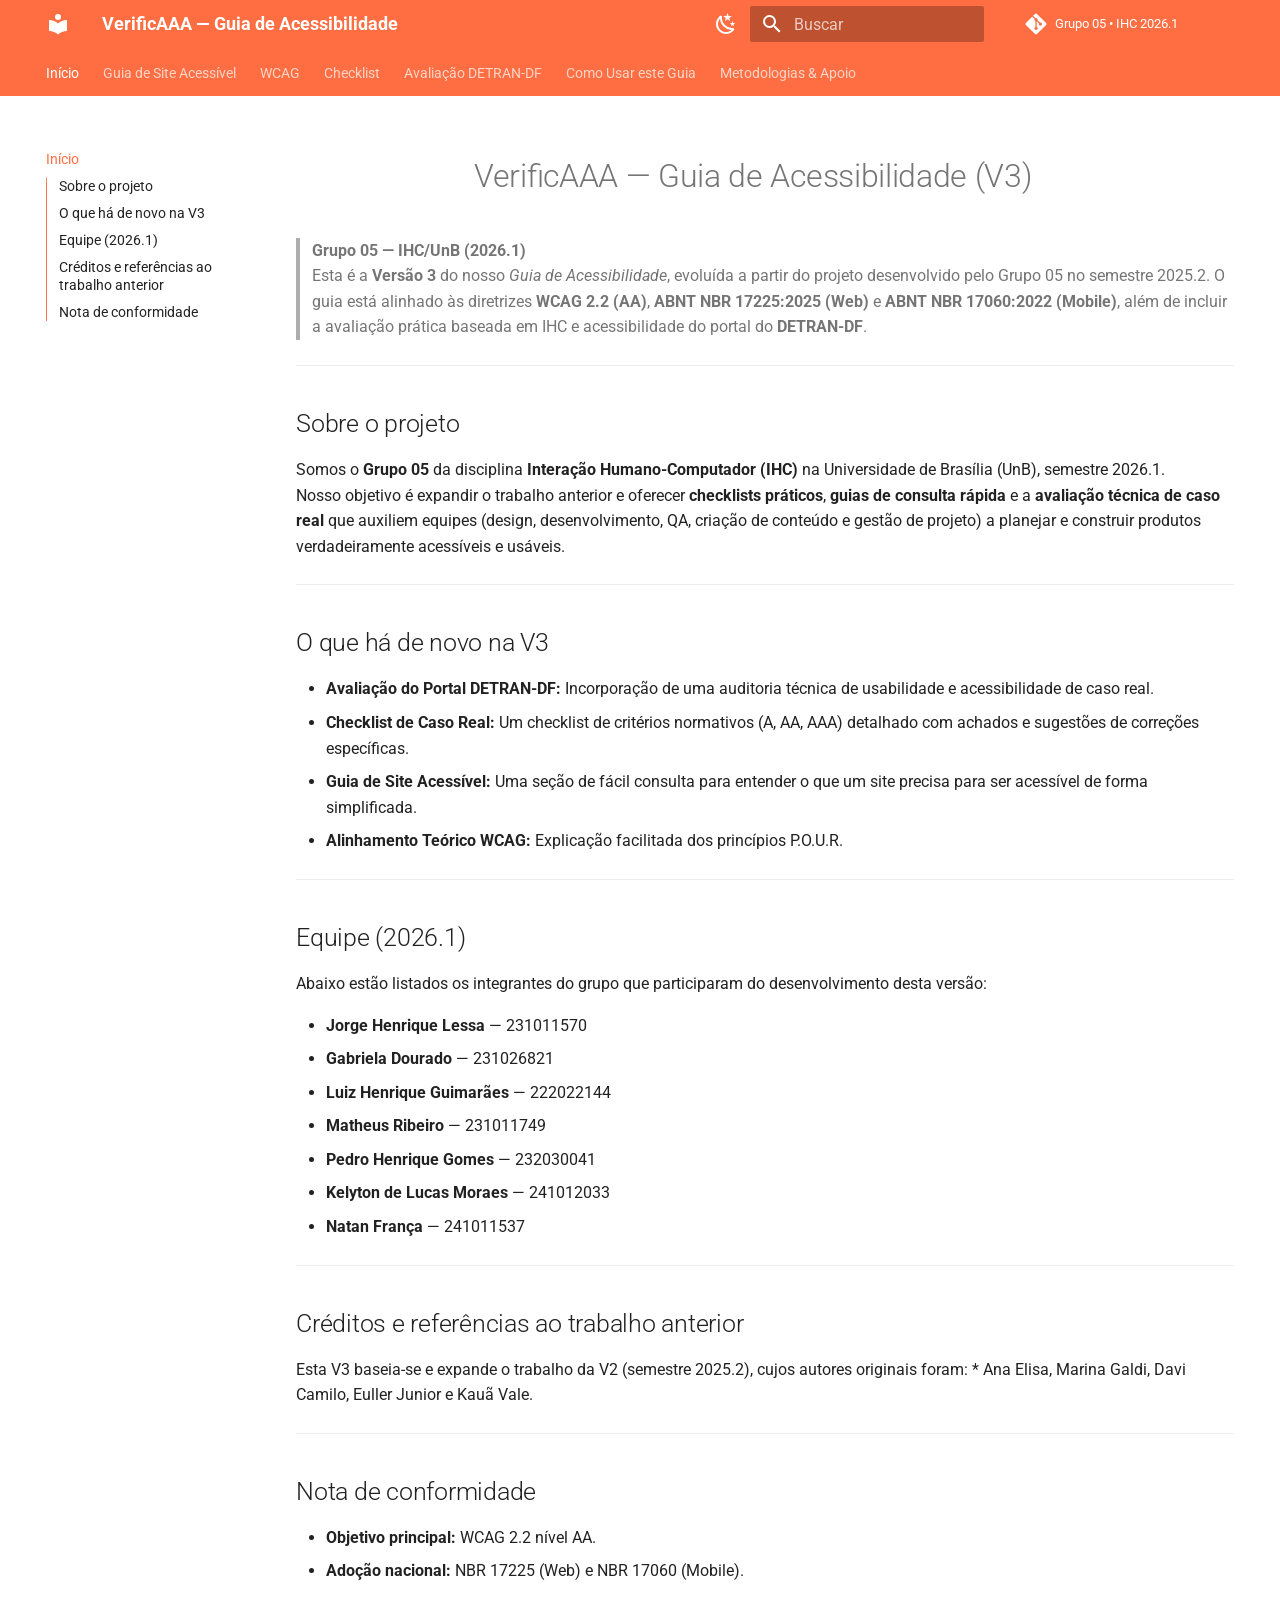
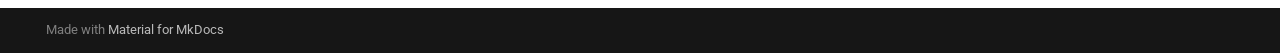
<file: index.html>
<!doctype html>
<html lang="pt" class="no-js">
  <head>
    
      <meta charset="utf-8">
      <meta name="viewport" content="width=device-width,initial-scale=1">
      
        <meta name="description" content="Guia prático alinhado à WCAG 2.2, ABNT NBR 17225/17060 e Gov.br">
      
      
      
        <link rel="canonical" href="https://unb-ihc.github.io/IHC_2026.1_Grupo05/">
      
      
      
        <link rel="next" href="guia/site_acessivel/">
      
      
        
      
      
      <link rel="icon" href="assets/images/favicon.png">
      <meta name="generator" content="mkdocs-1.6.1, mkdocs-material-9.7.6">
    
    
      
        <title>VerificAAA — Guia de Acessibilidade</title>
      
    
    
      <link rel="stylesheet" href="assets/stylesheets/main.484c7ddc.min.css">
      
        
        <link rel="stylesheet" href="assets/stylesheets/palette.ab4e12ef.min.css">
      
      


    
    
      
    
    
      
        
        
        <link rel="preconnect" href="https://fonts.gstatic.com" crossorigin>
        <link rel="stylesheet" href="https://fonts.googleapis.com/css?family=Roboto:300,300i,400,400i,700,700i%7CRoboto+Mono:400,400i,700,700i&display=fallback">
        <style>:root{--md-text-font:"Roboto";--md-code-font:"Roboto Mono"}</style>
      
    
    
      <link rel="stylesheet" href="stylesheets/extra.css">
    
    <script>__md_scope=new URL(".",location),__md_hash=e=>[...e].reduce(((e,_)=>(e<<5)-e+_.charCodeAt(0)),0),__md_get=(e,_=localStorage,t=__md_scope)=>JSON.parse(_.getItem(t.pathname+"."+e)),__md_set=(e,_,t=localStorage,a=__md_scope)=>{try{t.setItem(a.pathname+"."+e,JSON.stringify(_))}catch(e){}}</script>
    
      

    
    
  </head>
  
  
    
    
      
    
    
    
    
    <body dir="ltr" data-md-color-scheme="default" data-md-color-primary="deep-orange" data-md-color-accent="amber">
  
    
    <input class="md-toggle" data-md-toggle="drawer" type="checkbox" id="__drawer" autocomplete="off">
    <input class="md-toggle" data-md-toggle="search" type="checkbox" id="__search" autocomplete="off">
    <label class="md-overlay" for="__drawer"></label>
    <div data-md-component="skip">
      
        
        <a href="#verificaaa-guia-de-acessibilidade-v3" class="md-skip">
          Pular para conteúdo
        </a>
      
    </div>
    <div data-md-component="announce">
      
    </div>
    
    
      

<header class="md-header" data-md-component="header">
  <nav class="md-header__inner md-grid" aria-label="Cabeçalho">
    <a href="." title="VerificAAA — Guia de Acessibilidade" class="md-header__button md-logo" aria-label="VerificAAA — Guia de Acessibilidade" data-md-component="logo">
      
  
  <svg xmlns="http://www.w3.org/2000/svg" viewBox="0 0 24 24"><path d="M12 8a3 3 0 0 0 3-3 3 3 0 0 0-3-3 3 3 0 0 0-3 3 3 3 0 0 0 3 3m0 3.54C9.64 9.35 6.5 8 3 8v11c3.5 0 6.64 1.35 9 3.54 2.36-2.19 5.5-3.54 9-3.54V8c-3.5 0-6.64 1.35-9 3.54"/></svg>

    </a>
    <label class="md-header__button md-icon" for="__drawer">
      
      <svg xmlns="http://www.w3.org/2000/svg" viewBox="0 0 24 24"><path d="M3 6h18v2H3zm0 5h18v2H3zm0 5h18v2H3z"/></svg>
    </label>
    <div class="md-header__title" data-md-component="header-title">
      <div class="md-header__ellipsis">
        <div class="md-header__topic">
          <span class="md-ellipsis">
            VerificAAA — Guia de Acessibilidade
          </span>
        </div>
        <div class="md-header__topic" data-md-component="header-topic">
          <span class="md-ellipsis">
            
              Início
            
          </span>
        </div>
      </div>
    </div>
    
      
        <form class="md-header__option" data-md-component="palette">
  
    
    
    
    <input class="md-option" data-md-color-media="(prefers-color-scheme: light)" data-md-color-scheme="default" data-md-color-primary="deep-orange" data-md-color-accent="amber"  aria-label="Modo escuro"  type="radio" name="__palette" id="__palette_0">
    
      <label class="md-header__button md-icon" title="Modo escuro" for="__palette_1" hidden>
        <svg xmlns="http://www.w3.org/2000/svg" viewBox="0 0 24 24"><path d="m17.75 4.09-2.53 1.94.91 3.06-2.63-1.81-2.63 1.81.91-3.06-2.53-1.94L12.44 4l1.06-3 1.06 3zm3.5 6.91-1.64 1.25.59 1.98-1.7-1.17-1.7 1.17.59-1.98L15.75 11l2.06-.05L18.5 9l.69 1.95zm-2.28 4.95c.83-.08 1.72 1.1 1.19 1.85-.32.45-.66.87-1.08 1.27C15.17 23 8.84 23 4.94 19.07c-3.91-3.9-3.91-10.24 0-14.14.4-.4.82-.76 1.27-1.08.75-.53 1.93.36 1.85 1.19-.27 2.86.69 5.83 2.89 8.02a9.96 9.96 0 0 0 8.02 2.89m-1.64 2.02a12.08 12.08 0 0 1-7.8-3.47c-2.17-2.19-3.33-5-3.49-7.82-2.81 3.14-2.7 7.96.31 10.98 3.02 3.01 7.84 3.12 10.98.31"/></svg>
      </label>
    
  
    
    
    
    <input class="md-option" data-md-color-media="(prefers-color-scheme: dark)" data-md-color-scheme="slate" data-md-color-primary="deep-orange" data-md-color-accent="amber"  aria-label="Modo claro"  type="radio" name="__palette" id="__palette_1">
    
      <label class="md-header__button md-icon" title="Modo claro" for="__palette_0" hidden>
        <svg xmlns="http://www.w3.org/2000/svg" viewBox="0 0 24 24"><path d="M12 7a5 5 0 0 1 5 5 5 5 0 0 1-5 5 5 5 0 0 1-5-5 5 5 0 0 1 5-5m0 2a3 3 0 0 0-3 3 3 3 0 0 0 3 3 3 3 0 0 0 3-3 3 3 0 0 0-3-3m0-7 2.39 3.42C13.65 5.15 12.84 5 12 5s-1.65.15-2.39.42zM3.34 7l4.16-.35A7.2 7.2 0 0 0 5.94 8.5c-.44.74-.69 1.5-.83 2.29zm.02 10 1.76-3.77a7.131 7.131 0 0 0 2.38 4.14zM20.65 7l-1.77 3.79a7.02 7.02 0 0 0-2.38-4.15zm-.01 10-4.14.36c.59-.51 1.12-1.14 1.54-1.86.42-.73.69-1.5.83-2.29zM12 22l-2.41-3.44c.74.27 1.55.44 2.41.44.82 0 1.63-.17 2.37-.44z"/></svg>
      </label>
    
  
</form>
      
    
    
      <script>var palette=__md_get("__palette");if(palette&&palette.color){if("(prefers-color-scheme)"===palette.color.media){var media=matchMedia("(prefers-color-scheme: light)"),input=document.querySelector(media.matches?"[data-md-color-media='(prefers-color-scheme: light)']":"[data-md-color-media='(prefers-color-scheme: dark)']");palette.color.media=input.getAttribute("data-md-color-media"),palette.color.scheme=input.getAttribute("data-md-color-scheme"),palette.color.primary=input.getAttribute("data-md-color-primary"),palette.color.accent=input.getAttribute("data-md-color-accent")}for(var[key,value]of Object.entries(palette.color))document.body.setAttribute("data-md-color-"+key,value)}</script>
    
    
    
      
      
        <label class="md-header__button md-icon" for="__search">
          
          <svg xmlns="http://www.w3.org/2000/svg" viewBox="0 0 24 24"><path d="M9.5 3A6.5 6.5 0 0 1 16 9.5c0 1.61-.59 3.09-1.56 4.23l.27.27h.79l5 5-1.5 1.5-5-5v-.79l-.27-.27A6.52 6.52 0 0 1 9.5 16 6.5 6.5 0 0 1 3 9.5 6.5 6.5 0 0 1 9.5 3m0 2C7 5 5 7 5 9.5S7 14 9.5 14 14 12 14 9.5 12 5 9.5 5"/></svg>
        </label>
        <div class="md-search" data-md-component="search" role="dialog">
  <label class="md-search__overlay" for="__search"></label>
  <div class="md-search__inner" role="search">
    <form class="md-search__form" name="search">
      <input type="text" class="md-search__input" name="query" aria-label="Buscar" placeholder="Buscar" autocapitalize="off" autocorrect="off" autocomplete="off" spellcheck="false" data-md-component="search-query" required>
      <label class="md-search__icon md-icon" for="__search">
        
        <svg xmlns="http://www.w3.org/2000/svg" viewBox="0 0 24 24"><path d="M9.5 3A6.5 6.5 0 0 1 16 9.5c0 1.61-.59 3.09-1.56 4.23l.27.27h.79l5 5-1.5 1.5-5-5v-.79l-.27-.27A6.52 6.52 0 0 1 9.5 16 6.5 6.5 0 0 1 3 9.5 6.5 6.5 0 0 1 9.5 3m0 2C7 5 5 7 5 9.5S7 14 9.5 14 14 12 14 9.5 12 5 9.5 5"/></svg>
        
        <svg xmlns="http://www.w3.org/2000/svg" viewBox="0 0 24 24"><path d="M20 11v2H8l5.5 5.5-1.42 1.42L4.16 12l7.92-7.92L13.5 5.5 8 11z"/></svg>
      </label>
      <nav class="md-search__options" aria-label="Pesquisar">
        
        <button type="reset" class="md-search__icon md-icon" title="Limpar" aria-label="Limpar" tabindex="-1">
          
          <svg xmlns="http://www.w3.org/2000/svg" viewBox="0 0 24 24"><path d="M19 6.41 17.59 5 12 10.59 6.41 5 5 6.41 10.59 12 5 17.59 6.41 19 12 13.41 17.59 19 19 17.59 13.41 12z"/></svg>
        </button>
      </nav>
      
        <div class="md-search__suggest" data-md-component="search-suggest"></div>
      
    </form>
    <div class="md-search__output">
      <div class="md-search__scrollwrap" tabindex="0" data-md-scrollfix>
        <div class="md-search-result" data-md-component="search-result">
          <div class="md-search-result__meta">
            Inicializando busca
          </div>
          <ol class="md-search-result__list" role="presentation"></ol>
        </div>
      </div>
    </div>
  </div>
</div>
      
    
    
      <div class="md-header__source">
        <a href="https://github.com/UnB-IHC/IHC_2026.1_Grupo05" title="Ir para repositório" class="md-source" data-md-component="source">
  <div class="md-source__icon md-icon">
    
    <svg xmlns="http://www.w3.org/2000/svg" viewBox="0 0 448 512"><!--! Font Awesome Free 7.1.0 by @fontawesome - https://fontawesome.com License - https://fontawesome.com/license/free (Icons: CC BY 4.0, Fonts: SIL OFL 1.1, Code: MIT License) Copyright 2025 Fonticons, Inc.--><path d="M439.6 236.1 244 40.5c-5.4-5.5-12.8-8.5-20.4-8.5s-15 3-20.4 8.4L162.5 81l51.5 51.5c27.1-9.1 52.7 16.8 43.4 43.7l49.7 49.7c34.2-11.8 61.2 31 35.5 56.7-26.5 26.5-70.2-2.9-56-37.3L240.3 199v121.9c25.3 12.5 22.3 41.8 9.1 55-6.4 6.4-15.2 10.1-24.3 10.1s-17.8-3.6-24.3-10.1c-17.6-17.6-11.1-46.9 11.2-56v-123c-20.8-8.5-24.6-30.7-18.6-45L142.6 101 8.5 235.1C3 240.6 0 247.9 0 255.5s3 15 8.5 20.4l195.6 195.7c5.4 5.4 12.7 8.4 20.4 8.4s15-3 20.4-8.4l194.7-194.7c5.4-5.4 8.4-12.8 8.4-20.4s-3-15-8.4-20.4"/></svg>
  </div>
  <div class="md-source__repository">
    Grupo 05 • IHC 2026.1
  </div>
</a>
      </div>
    
  </nav>
  
</header>
    
    <div class="md-container" data-md-component="container">
      
      
        
          
            
<nav class="md-tabs" aria-label="Abas" data-md-component="tabs">
  <div class="md-grid">
    <ul class="md-tabs__list">
      
        
  
  
  
    
  
  
    <li class="md-tabs__item md-tabs__item--active">
      <a href="." class="md-tabs__link">
        
  
  
    
  
  Início

      </a>
    </li>
  

      
        
  
  
  
  
    <li class="md-tabs__item">
      <a href="guia/site_acessivel/" class="md-tabs__link">
        
  
  
    
  
  Guia de Site Acessível

      </a>
    </li>
  

      
        
  
  
  
  
    <li class="md-tabs__item">
      <a href="wcag/" class="md-tabs__link">
        
  
  
    
  
  WCAG

      </a>
    </li>
  

      
        
  
  
  
  
    
    
      <li class="md-tabs__item">
        <a href="design/design/" class="md-tabs__link">
          
  
  
  Checklist

        </a>
      </li>
    
  

      
        
  
  
  
  
    
    
      <li class="md-tabs__item">
        <a href="avaliacao/introducao/" class="md-tabs__link">
          
  
  
  Avaliação DETRAN-DF

        </a>
      </li>
    
  

      
        
  
  
  
  
    <li class="md-tabs__item">
      <a href="comUsar/comoUsar.md" class="md-tabs__link">
        
  
  
    
  
  Como Usar este Guia

      </a>
    </li>
  

      
        
  
  
  
  
    
    
      <li class="md-tabs__item">
        <a href="tools/ferramentas/" class="md-tabs__link">
          
  
  
  Metodologias & Apoio

        </a>
      </li>
    
  

      
    </ul>
  </div>
</nav>
          
        
      
      <main class="md-main" data-md-component="main">
        <div class="md-main__inner md-grid">
          
            
              
              <div class="md-sidebar md-sidebar--primary" data-md-component="sidebar" data-md-type="navigation" >
                <div class="md-sidebar__scrollwrap">
                  <div class="md-sidebar__inner">
                    


  


  

<nav class="md-nav md-nav--primary md-nav--lifted md-nav--integrated" aria-label="Navegação" data-md-level="0">
  <label class="md-nav__title" for="__drawer">
    <a href="." title="VerificAAA — Guia de Acessibilidade" class="md-nav__button md-logo" aria-label="VerificAAA — Guia de Acessibilidade" data-md-component="logo">
      
  
  <svg xmlns="http://www.w3.org/2000/svg" viewBox="0 0 24 24"><path d="M12 8a3 3 0 0 0 3-3 3 3 0 0 0-3-3 3 3 0 0 0-3 3 3 3 0 0 0 3 3m0 3.54C9.64 9.35 6.5 8 3 8v11c3.5 0 6.64 1.35 9 3.54 2.36-2.19 5.5-3.54 9-3.54V8c-3.5 0-6.64 1.35-9 3.54"/></svg>

    </a>
    VerificAAA — Guia de Acessibilidade
  </label>
  
    <div class="md-nav__source">
      <a href="https://github.com/UnB-IHC/IHC_2026.1_Grupo05" title="Ir para repositório" class="md-source" data-md-component="source">
  <div class="md-source__icon md-icon">
    
    <svg xmlns="http://www.w3.org/2000/svg" viewBox="0 0 448 512"><!--! Font Awesome Free 7.1.0 by @fontawesome - https://fontawesome.com License - https://fontawesome.com/license/free (Icons: CC BY 4.0, Fonts: SIL OFL 1.1, Code: MIT License) Copyright 2025 Fonticons, Inc.--><path d="M439.6 236.1 244 40.5c-5.4-5.5-12.8-8.5-20.4-8.5s-15 3-20.4 8.4L162.5 81l51.5 51.5c27.1-9.1 52.7 16.8 43.4 43.7l49.7 49.7c34.2-11.8 61.2 31 35.5 56.7-26.5 26.5-70.2-2.9-56-37.3L240.3 199v121.9c25.3 12.5 22.3 41.8 9.1 55-6.4 6.4-15.2 10.1-24.3 10.1s-17.8-3.6-24.3-10.1c-17.6-17.6-11.1-46.9 11.2-56v-123c-20.8-8.5-24.6-30.7-18.6-45L142.6 101 8.5 235.1C3 240.6 0 247.9 0 255.5s3 15 8.5 20.4l195.6 195.7c5.4 5.4 12.7 8.4 20.4 8.4s15-3 20.4-8.4l194.7-194.7c5.4-5.4 8.4-12.8 8.4-20.4s-3-15-8.4-20.4"/></svg>
  </div>
  <div class="md-source__repository">
    Grupo 05 • IHC 2026.1
  </div>
</a>
    </div>
  
  <ul class="md-nav__list" data-md-scrollfix>
    
      
      
  
  
    
  
  
  
    <li class="md-nav__item md-nav__item--active">
      
      <input class="md-nav__toggle md-toggle" type="checkbox" id="__toc">
      
      
        
      
      
        <label class="md-nav__link md-nav__link--active" for="__toc">
          
  
  
  <span class="md-ellipsis">
    
  
    Início
  

    
  </span>
  
  

          <span class="md-nav__icon md-icon"></span>
        </label>
      
      <a href="." class="md-nav__link md-nav__link--active">
        
  
  
  <span class="md-ellipsis">
    
  
    Início
  

    
  </span>
  
  

      </a>
      
        

<nav class="md-nav md-nav--secondary" aria-label="Índice">
  
  
  
    
  
  
    <label class="md-nav__title" for="__toc">
      <span class="md-nav__icon md-icon"></span>
      Índice
    </label>
    <ul class="md-nav__list" data-md-component="toc" data-md-scrollfix>
      
        <li class="md-nav__item">
  <a href="#sobre-o-projeto" class="md-nav__link">
    <span class="md-ellipsis">
      
        Sobre o projeto
      
    </span>
  </a>
  
</li>
      
        <li class="md-nav__item">
  <a href="#o-que-ha-de-novo-na-v3" class="md-nav__link">
    <span class="md-ellipsis">
      
        O que há de novo na V3
      
    </span>
  </a>
  
</li>
      
        <li class="md-nav__item">
  <a href="#equipe-20261" class="md-nav__link">
    <span class="md-ellipsis">
      
        Equipe (2026.1)
      
    </span>
  </a>
  
</li>
      
        <li class="md-nav__item">
  <a href="#creditos-e-referencias-ao-trabalho-anterior" class="md-nav__link">
    <span class="md-ellipsis">
      
        Créditos e referências ao trabalho anterior
      
    </span>
  </a>
  
</li>
      
        <li class="md-nav__item">
  <a href="#nota-de-conformidade" class="md-nav__link">
    <span class="md-ellipsis">
      
        Nota de conformidade
      
    </span>
  </a>
  
</li>
      
    </ul>
  
</nav>
      
    </li>
  

    
      
      
  
  
  
  
    <li class="md-nav__item">
      <a href="guia/site_acessivel/" class="md-nav__link">
        
  
  
  <span class="md-ellipsis">
    
  
    Guia de Site Acessível
  

    
  </span>
  
  

      </a>
    </li>
  

    
      
      
  
  
  
  
    <li class="md-nav__item">
      <a href="wcag/" class="md-nav__link">
        
  
  
  <span class="md-ellipsis">
    
  
    WCAG
  

    
  </span>
  
  

      </a>
    </li>
  

    
      
      
  
  
  
  
    
    
    
    
      
      
        
      
    
    
    <li class="md-nav__item md-nav__item--nested">
      
        
        
        <input class="md-nav__toggle md-toggle " type="checkbox" id="__nav_4" >
        
          
          <label class="md-nav__link" for="__nav_4" id="__nav_4_label" tabindex="0">
            
  
  
  <span class="md-ellipsis">
    
  
    Checklist
  

    
  </span>
  
  

            <span class="md-nav__icon md-icon"></span>
          </label>
        
        <nav class="md-nav" data-md-level="1" aria-labelledby="__nav_4_label" aria-expanded="false">
          <label class="md-nav__title" for="__nav_4">
            <span class="md-nav__icon md-icon"></span>
            
  
    Checklist
  

          </label>
          <ul class="md-nav__list" data-md-scrollfix>
            
              
                
  
  
  
  
    <li class="md-nav__item">
      <a href="design/design/" class="md-nav__link">
        
  
  
  <span class="md-ellipsis">
    
  
    Design
  

    
  </span>
  
  

      </a>
    </li>
  

              
            
              
                
  
  
  
  
    <li class="md-nav__item">
      <a href="devWeb/non_text_content/" class="md-nav__link">
        
  
  
  <span class="md-ellipsis">
    
  
    Desenvolvimento Web
  

    
  </span>
  
  

      </a>
    </li>
  

              
            
              
                
  
  
  
  
    <li class="md-nav__item">
      <a href="geracaoConteudo/conteudo/" class="md-nav__link">
        
  
  
  <span class="md-ellipsis">
    
  
    Produção de Conteúdo
  

    
  </span>
  
  

      </a>
    </li>
  

              
            
          </ul>
        </nav>
      
    </li>
  

    
      
      
  
  
  
  
    
    
    
    
      
      
        
      
    
    
    <li class="md-nav__item md-nav__item--nested">
      
        
        
        <input class="md-nav__toggle md-toggle " type="checkbox" id="__nav_5" >
        
          
          <label class="md-nav__link" for="__nav_5" id="__nav_5_label" tabindex="0">
            
  
  
  <span class="md-ellipsis">
    
  
    Avaliação DETRAN-DF
  

    
  </span>
  
  

            <span class="md-nav__icon md-icon"></span>
          </label>
        
        <nav class="md-nav" data-md-level="1" aria-labelledby="__nav_5_label" aria-expanded="false">
          <label class="md-nav__title" for="__nav_5">
            <span class="md-nav__icon md-icon"></span>
            
  
    Avaliação DETRAN-DF
  

          </label>
          <ul class="md-nav__list" data-md-scrollfix>
            
              
                
  
  
  
  
    <li class="md-nav__item">
      <a href="avaliacao/introducao/" class="md-nav__link">
        
  
  
  <span class="md-ellipsis">
    
  
    Introdução
  

    
  </span>
  
  

      </a>
    </li>
  

              
            
              
                
  
  
  
  
    <li class="md-nav__item">
      <a href="avaliacao/exemplos_praticos/" class="md-nav__link">
        
  
  
  <span class="md-ellipsis">
    
  
    Exemplos Práticos
  

    
  </span>
  
  

      </a>
    </li>
  

              
            
              
                
  
  
  
  
    <li class="md-nav__item">
      <a href="avaliacao/checklist/" class="md-nav__link">
        
  
  
  <span class="md-ellipsis">
    
  
    Checklist Completo
  

    
  </span>
  
  

      </a>
    </li>
  

              
            
          </ul>
        </nav>
      
    </li>
  

    
      
      
  
  
  
  
    <li class="md-nav__item">
      <a href="comUsar/comoUsar.md" class="md-nav__link">
        
  
  
  <span class="md-ellipsis">
    
  
    Como Usar este Guia
  

    
  </span>
  
  

      </a>
    </li>
  

    
      
      
  
  
  
  
    
    
    
    
      
      
        
      
    
    
    <li class="md-nav__item md-nav__item--nested">
      
        
        
        <input class="md-nav__toggle md-toggle " type="checkbox" id="__nav_7" >
        
          
          <label class="md-nav__link" for="__nav_7" id="__nav_7_label" tabindex="0">
            
  
  
  <span class="md-ellipsis">
    
  
    Metodologias & Apoio
  

    
  </span>
  
  

            <span class="md-nav__icon md-icon"></span>
          </label>
        
        <nav class="md-nav" data-md-level="1" aria-labelledby="__nav_7_label" aria-expanded="false">
          <label class="md-nav__title" for="__nav_7">
            <span class="md-nav__icon md-icon"></span>
            
  
    Metodologias & Apoio
  

          </label>
          <ul class="md-nav__list" data-md-scrollfix>
            
              
                
  
  
  
  
    <li class="md-nav__item">
      <a href="tools/ferramentas/" class="md-nav__link">
        
  
  
  <span class="md-ellipsis">
    
  
    Ferramentas de Apoio
  

    
  </span>
  
  

      </a>
    </li>
  

              
            
              
                
  
  
  
  
    <li class="md-nav__item">
      <a href="metodo/heuristicas/" class="md-nav__link">
        
  
  
  <span class="md-ellipsis">
    
  
    Heurísticas de Nielsen
  

    
  </span>
  
  

      </a>
    </li>
  

              
            
              
                
  
  
  
  
    <li class="md-nav__item">
      <a href="gestaoProjeto/gestaoProjeto/" class="md-nav__link">
        
  
  
  <span class="md-ellipsis">
    
  
    Gestão do Projeto
  

    
  </span>
  
  

      </a>
    </li>
  

              
            
          </ul>
        </nav>
      
    </li>
  

    
  </ul>
</nav>
                  </div>
                </div>
              </div>
            
            
          
          
            <div class="md-content" data-md-component="content">
              
              <article class="md-content__inner md-typeset">
                
                  



<h1 id="verificaaa-guia-de-acessibilidade-v3">VerificAAA — Guia de Acessibilidade (V3)<a class="headerlink" href="#verificaaa-guia-de-acessibilidade-v3" title="Permanent link">&para;</a></h1>
<blockquote>
<p><strong>Grupo 05 — IHC/UnB (2026.1)</strong><br />
Esta é a <strong>Versão 3</strong> do nosso <em>Guia de Acessibilidade</em>, evoluída a partir do projeto desenvolvido pelo Grupo 05 no semestre 2025.2. O guia está alinhado às diretrizes <strong>WCAG 2.2 (AA)</strong>, <strong>ABNT NBR 17225:2025 (Web)</strong> e <strong>ABNT NBR 17060:2022 (Mobile)</strong>, além de incluir a avaliação prática baseada em IHC e acessibilidade do portal do <strong>DETRAN-DF</strong>.</p>
</blockquote>
<hr />
<h2 id="sobre-o-projeto">Sobre o projeto<a class="headerlink" href="#sobre-o-projeto" title="Permanent link">&para;</a></h2>
<p>Somos o <strong>Grupo 05</strong> da disciplina <strong>Interação Humano-Computador (IHC)</strong> na Universidade de Brasília (UnB), semestre 2026.1.<br />
Nosso objetivo é expandir o trabalho anterior e oferecer <strong>checklists práticos</strong>, <strong>guias de consulta rápida</strong> e a <strong>avaliação técnica de caso real</strong> que auxiliem equipes (design, desenvolvimento, QA, criação de conteúdo e gestão de projeto) a planejar e construir produtos verdadeiramente acessíveis e usáveis.</p>
<hr />
<h2 id="o-que-ha-de-novo-na-v3">O que há de novo na V3<a class="headerlink" href="#o-que-ha-de-novo-na-v3" title="Permanent link">&para;</a></h2>
<ul>
<li><strong>Avaliação do Portal DETRAN-DF:</strong> Incorporação de uma auditoria técnica de usabilidade e acessibilidade de caso real.</li>
<li><strong>Checklist de Caso Real:</strong> Um checklist de critérios normativos (A, AA, AAA) detalhado com achados e sugestões de correções específicas.</li>
<li><strong>Guia de Site Acessível:</strong> Uma seção de fácil consulta para entender o que um site precisa para ser acessível de forma simplificada.</li>
<li><strong>Alinhamento Teórico WCAG:</strong> Explicação facilitada dos princípios P.O.U.R.</li>
</ul>
<hr />
<h2 id="equipe-20261">Equipe (2026.1)<a class="headerlink" href="#equipe-20261" title="Permanent link">&para;</a></h2>
<p>Abaixo estão listados os integrantes do grupo que participaram do desenvolvimento desta versão:</p>
<ul>
<li><strong>Jorge Henrique Lessa</strong> — 231011570</li>
<li><strong>Gabriela Dourado</strong> — 231026821</li>
<li><strong>Luiz Henrique Guimarães</strong> — 222022144</li>
<li><strong>Matheus Ribeiro</strong> — 231011749</li>
<li><strong>Pedro Henrique Gomes</strong> — 232030041</li>
<li><strong>Kelyton de Lucas Moraes</strong> — 241012033</li>
<li><strong>Natan França</strong> — 241011537</li>
</ul>
<hr />
<h2 id="creditos-e-referencias-ao-trabalho-anterior">Créditos e referências ao trabalho anterior<a class="headerlink" href="#creditos-e-referencias-ao-trabalho-anterior" title="Permanent link">&para;</a></h2>
<p>Esta V3 baseia-se e expande o trabalho da V2 (semestre 2025.2), cujos autores originais foram:
*   Ana Elisa, Marina Galdi, Davi Camilo, Euller Junior e Kauã Vale.</p>
<hr />
<h2 id="nota-de-conformidade">Nota de conformidade<a class="headerlink" href="#nota-de-conformidade" title="Permanent link">&para;</a></h2>
<ul>
<li><strong>Objetivo principal:</strong> WCAG 2.2 nível AA.</li>
<li><strong>Adoção nacional:</strong> NBR 17225 (Web) e NBR 17060 (Mobile).</li>
</ul>












                
              </article>
            </div>
          
          
<script>var target=document.getElementById(location.hash.slice(1));target&&target.name&&(target.checked=target.name.startsWith("__tabbed_"))</script>
        </div>
        
          <button type="button" class="md-top md-icon" data-md-component="top" hidden>
  
  <svg xmlns="http://www.w3.org/2000/svg" viewBox="0 0 24 24"><path d="M13 20h-2V8l-5.5 5.5-1.42-1.42L12 4.16l7.92 7.92-1.42 1.42L13 8z"/></svg>
  Voltar para o topo
</button>
        
      </main>
      
        <footer class="md-footer">
  
  <div class="md-footer-meta md-typeset">
    <div class="md-footer-meta__inner md-grid">
      <div class="md-copyright">
  
  
    Made with
    <a href="https://squidfunk.github.io/mkdocs-material/" target="_blank" rel="noopener">
      Material for MkDocs
    </a>
  
</div>
      
    </div>
  </div>
</footer>
      
    </div>
    <div class="md-dialog" data-md-component="dialog">
      <div class="md-dialog__inner md-typeset"></div>
    </div>
    
    
    
      
      
      <script id="__config" type="application/json">{"annotate": null, "base": ".", "features": ["navigation.tabs", "navigation.top", "navigation.sections", "content.code.copy", "toc.integrate", "search.highlight", "search.suggest"], "search": "assets/javascripts/workers/search.2c215733.min.js", "tags": null, "translations": {"clipboard.copied": "Copiado para \u00e1rea de transfer\u00eancia", "clipboard.copy": "Copiar para \u00e1rea de transfer\u00eancia", "search.result.more.one": "mais 1 nesta p\u00e1gina", "search.result.more.other": "# mais nesta p\u00e1gina", "search.result.none": "Nenhum documento encontrado", "search.result.one": "1 documento encontrado", "search.result.other": "# documentos encontrados", "search.result.placeholder": "Digite para iniciar a busca", "search.result.term.missing": "Ausente", "select.version": "Selecione a vers\u00e3o"}, "version": null}</script>
    
    
      <script src="assets/javascripts/bundle.79ae519e.min.js"></script>
      
    
  </body>
</html>
</file>
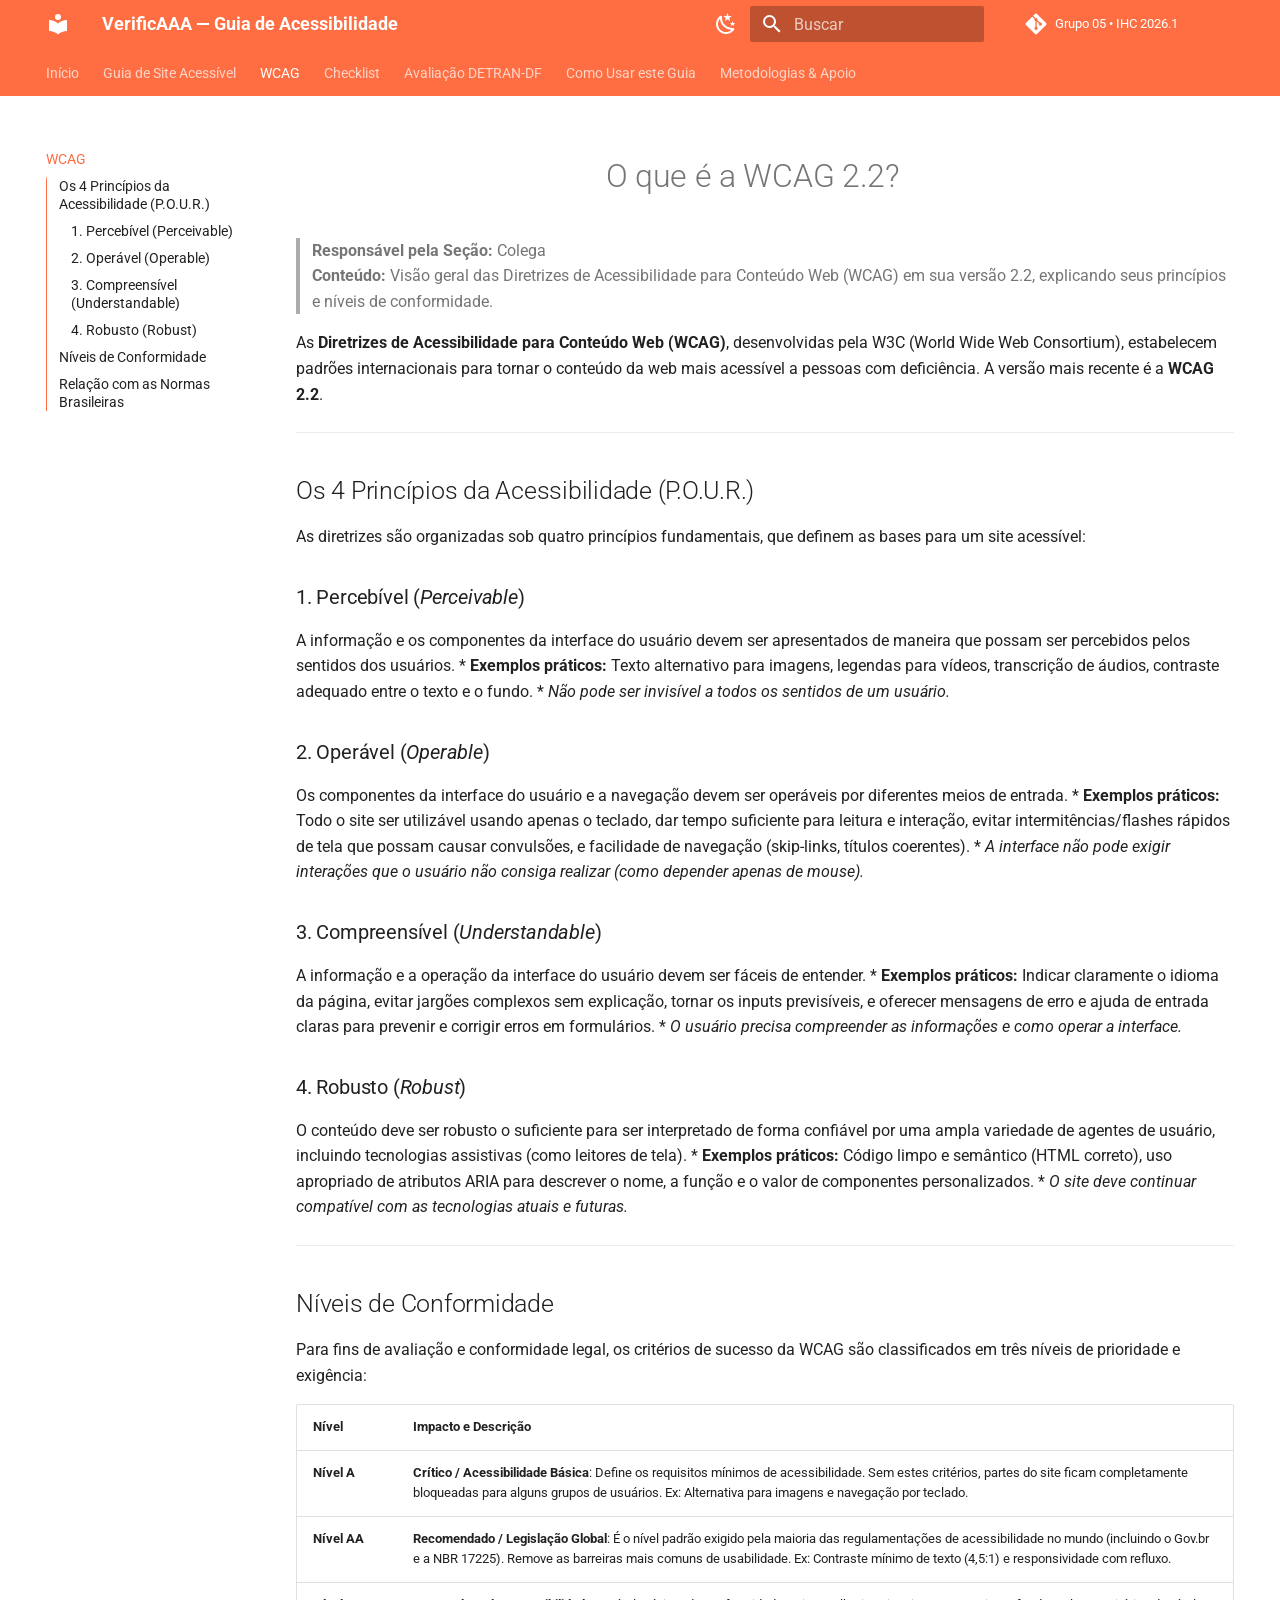
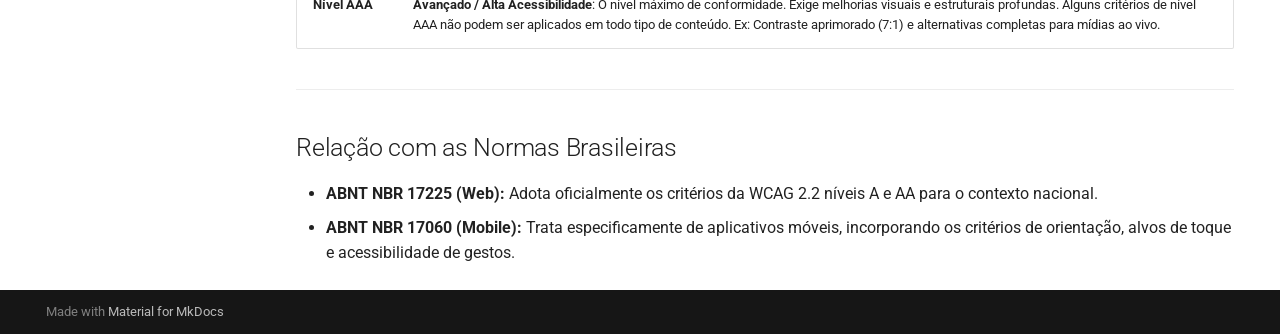
<file: wcag/index.html>
<!doctype html>
<html lang="pt" class="no-js">
  <head>
    
      <meta charset="utf-8">
      <meta name="viewport" content="width=device-width,initial-scale=1">
      
        <meta name="description" content="Guia prático alinhado à WCAG 2.2, ABNT NBR 17225/17060 e Gov.br">
      
      
      
        <link rel="canonical" href="https://unb-ihc.github.io/IHC_2026.1_Grupo05/wcag/">
      
      
        <link rel="prev" href="../guia/site_acessivel/">
      
      
        <link rel="next" href="../design/design/">
      
      
        
      
      
      <link rel="icon" href="../assets/images/favicon.png">
      <meta name="generator" content="mkdocs-1.6.1, mkdocs-material-9.7.6">
    
    
      
        <title>WCAG - VerificAAA — Guia de Acessibilidade</title>
      
    
    
      <link rel="stylesheet" href="../assets/stylesheets/main.484c7ddc.min.css">
      
        
        <link rel="stylesheet" href="../assets/stylesheets/palette.ab4e12ef.min.css">
      
      


    
    
      
    
    
      
        
        
        <link rel="preconnect" href="https://fonts.gstatic.com" crossorigin>
        <link rel="stylesheet" href="https://fonts.googleapis.com/css?family=Roboto:300,300i,400,400i,700,700i%7CRoboto+Mono:400,400i,700,700i&display=fallback">
        <style>:root{--md-text-font:"Roboto";--md-code-font:"Roboto Mono"}</style>
      
    
    
      <link rel="stylesheet" href="../stylesheets/extra.css">
    
    <script>__md_scope=new URL("..",location),__md_hash=e=>[...e].reduce(((e,_)=>(e<<5)-e+_.charCodeAt(0)),0),__md_get=(e,_=localStorage,t=__md_scope)=>JSON.parse(_.getItem(t.pathname+"."+e)),__md_set=(e,_,t=localStorage,a=__md_scope)=>{try{t.setItem(a.pathname+"."+e,JSON.stringify(_))}catch(e){}}</script>
    
      

    
    
  </head>
  
  
    
    
      
    
    
    
    
    <body dir="ltr" data-md-color-scheme="default" data-md-color-primary="deep-orange" data-md-color-accent="amber">
  
    
    <input class="md-toggle" data-md-toggle="drawer" type="checkbox" id="__drawer" autocomplete="off">
    <input class="md-toggle" data-md-toggle="search" type="checkbox" id="__search" autocomplete="off">
    <label class="md-overlay" for="__drawer"></label>
    <div data-md-component="skip">
      
        
        <a href="#o-que-e-a-wcag-22" class="md-skip">
          Pular para conteúdo
        </a>
      
    </div>
    <div data-md-component="announce">
      
    </div>
    
    
      

<header class="md-header" data-md-component="header">
  <nav class="md-header__inner md-grid" aria-label="Cabeçalho">
    <a href=".." title="VerificAAA — Guia de Acessibilidade" class="md-header__button md-logo" aria-label="VerificAAA — Guia de Acessibilidade" data-md-component="logo">
      
  
  <svg xmlns="http://www.w3.org/2000/svg" viewBox="0 0 24 24"><path d="M12 8a3 3 0 0 0 3-3 3 3 0 0 0-3-3 3 3 0 0 0-3 3 3 3 0 0 0 3 3m0 3.54C9.64 9.35 6.5 8 3 8v11c3.5 0 6.64 1.35 9 3.54 2.36-2.19 5.5-3.54 9-3.54V8c-3.5 0-6.64 1.35-9 3.54"/></svg>

    </a>
    <label class="md-header__button md-icon" for="__drawer">
      
      <svg xmlns="http://www.w3.org/2000/svg" viewBox="0 0 24 24"><path d="M3 6h18v2H3zm0 5h18v2H3zm0 5h18v2H3z"/></svg>
    </label>
    <div class="md-header__title" data-md-component="header-title">
      <div class="md-header__ellipsis">
        <div class="md-header__topic">
          <span class="md-ellipsis">
            VerificAAA — Guia de Acessibilidade
          </span>
        </div>
        <div class="md-header__topic" data-md-component="header-topic">
          <span class="md-ellipsis">
            
              WCAG
            
          </span>
        </div>
      </div>
    </div>
    
      
        <form class="md-header__option" data-md-component="palette">
  
    
    
    
    <input class="md-option" data-md-color-media="(prefers-color-scheme: light)" data-md-color-scheme="default" data-md-color-primary="deep-orange" data-md-color-accent="amber"  aria-label="Modo escuro"  type="radio" name="__palette" id="__palette_0">
    
      <label class="md-header__button md-icon" title="Modo escuro" for="__palette_1" hidden>
        <svg xmlns="http://www.w3.org/2000/svg" viewBox="0 0 24 24"><path d="m17.75 4.09-2.53 1.94.91 3.06-2.63-1.81-2.63 1.81.91-3.06-2.53-1.94L12.44 4l1.06-3 1.06 3zm3.5 6.91-1.64 1.25.59 1.98-1.7-1.17-1.7 1.17.59-1.98L15.75 11l2.06-.05L18.5 9l.69 1.95zm-2.28 4.95c.83-.08 1.72 1.1 1.19 1.85-.32.45-.66.87-1.08 1.27C15.17 23 8.84 23 4.94 19.07c-3.91-3.9-3.91-10.24 0-14.14.4-.4.82-.76 1.27-1.08.75-.53 1.93.36 1.85 1.19-.27 2.86.69 5.83 2.89 8.02a9.96 9.96 0 0 0 8.02 2.89m-1.64 2.02a12.08 12.08 0 0 1-7.8-3.47c-2.17-2.19-3.33-5-3.49-7.82-2.81 3.14-2.7 7.96.31 10.98 3.02 3.01 7.84 3.12 10.98.31"/></svg>
      </label>
    
  
    
    
    
    <input class="md-option" data-md-color-media="(prefers-color-scheme: dark)" data-md-color-scheme="slate" data-md-color-primary="deep-orange" data-md-color-accent="amber"  aria-label="Modo claro"  type="radio" name="__palette" id="__palette_1">
    
      <label class="md-header__button md-icon" title="Modo claro" for="__palette_0" hidden>
        <svg xmlns="http://www.w3.org/2000/svg" viewBox="0 0 24 24"><path d="M12 7a5 5 0 0 1 5 5 5 5 0 0 1-5 5 5 5 0 0 1-5-5 5 5 0 0 1 5-5m0 2a3 3 0 0 0-3 3 3 3 0 0 0 3 3 3 3 0 0 0 3-3 3 3 0 0 0-3-3m0-7 2.39 3.42C13.65 5.15 12.84 5 12 5s-1.65.15-2.39.42zM3.34 7l4.16-.35A7.2 7.2 0 0 0 5.94 8.5c-.44.74-.69 1.5-.83 2.29zm.02 10 1.76-3.77a7.131 7.131 0 0 0 2.38 4.14zM20.65 7l-1.77 3.79a7.02 7.02 0 0 0-2.38-4.15zm-.01 10-4.14.36c.59-.51 1.12-1.14 1.54-1.86.42-.73.69-1.5.83-2.29zM12 22l-2.41-3.44c.74.27 1.55.44 2.41.44.82 0 1.63-.17 2.37-.44z"/></svg>
      </label>
    
  
</form>
      
    
    
      <script>var palette=__md_get("__palette");if(palette&&palette.color){if("(prefers-color-scheme)"===palette.color.media){var media=matchMedia("(prefers-color-scheme: light)"),input=document.querySelector(media.matches?"[data-md-color-media='(prefers-color-scheme: light)']":"[data-md-color-media='(prefers-color-scheme: dark)']");palette.color.media=input.getAttribute("data-md-color-media"),palette.color.scheme=input.getAttribute("data-md-color-scheme"),palette.color.primary=input.getAttribute("data-md-color-primary"),palette.color.accent=input.getAttribute("data-md-color-accent")}for(var[key,value]of Object.entries(palette.color))document.body.setAttribute("data-md-color-"+key,value)}</script>
    
    
    
      
      
        <label class="md-header__button md-icon" for="__search">
          
          <svg xmlns="http://www.w3.org/2000/svg" viewBox="0 0 24 24"><path d="M9.5 3A6.5 6.5 0 0 1 16 9.5c0 1.61-.59 3.09-1.56 4.23l.27.27h.79l5 5-1.5 1.5-5-5v-.79l-.27-.27A6.52 6.52 0 0 1 9.5 16 6.5 6.5 0 0 1 3 9.5 6.5 6.5 0 0 1 9.5 3m0 2C7 5 5 7 5 9.5S7 14 9.5 14 14 12 14 9.5 12 5 9.5 5"/></svg>
        </label>
        <div class="md-search" data-md-component="search" role="dialog">
  <label class="md-search__overlay" for="__search"></label>
  <div class="md-search__inner" role="search">
    <form class="md-search__form" name="search">
      <input type="text" class="md-search__input" name="query" aria-label="Buscar" placeholder="Buscar" autocapitalize="off" autocorrect="off" autocomplete="off" spellcheck="false" data-md-component="search-query" required>
      <label class="md-search__icon md-icon" for="__search">
        
        <svg xmlns="http://www.w3.org/2000/svg" viewBox="0 0 24 24"><path d="M9.5 3A6.5 6.5 0 0 1 16 9.5c0 1.61-.59 3.09-1.56 4.23l.27.27h.79l5 5-1.5 1.5-5-5v-.79l-.27-.27A6.52 6.52 0 0 1 9.5 16 6.5 6.5 0 0 1 3 9.5 6.5 6.5 0 0 1 9.5 3m0 2C7 5 5 7 5 9.5S7 14 9.5 14 14 12 14 9.5 12 5 9.5 5"/></svg>
        
        <svg xmlns="http://www.w3.org/2000/svg" viewBox="0 0 24 24"><path d="M20 11v2H8l5.5 5.5-1.42 1.42L4.16 12l7.92-7.92L13.5 5.5 8 11z"/></svg>
      </label>
      <nav class="md-search__options" aria-label="Pesquisar">
        
        <button type="reset" class="md-search__icon md-icon" title="Limpar" aria-label="Limpar" tabindex="-1">
          
          <svg xmlns="http://www.w3.org/2000/svg" viewBox="0 0 24 24"><path d="M19 6.41 17.59 5 12 10.59 6.41 5 5 6.41 10.59 12 5 17.59 6.41 19 12 13.41 17.59 19 19 17.59 13.41 12z"/></svg>
        </button>
      </nav>
      
        <div class="md-search__suggest" data-md-component="search-suggest"></div>
      
    </form>
    <div class="md-search__output">
      <div class="md-search__scrollwrap" tabindex="0" data-md-scrollfix>
        <div class="md-search-result" data-md-component="search-result">
          <div class="md-search-result__meta">
            Inicializando busca
          </div>
          <ol class="md-search-result__list" role="presentation"></ol>
        </div>
      </div>
    </div>
  </div>
</div>
      
    
    
      <div class="md-header__source">
        <a href="https://github.com/UnB-IHC/IHC_2026.1_Grupo05" title="Ir para repositório" class="md-source" data-md-component="source">
  <div class="md-source__icon md-icon">
    
    <svg xmlns="http://www.w3.org/2000/svg" viewBox="0 0 448 512"><!--! Font Awesome Free 7.1.0 by @fontawesome - https://fontawesome.com License - https://fontawesome.com/license/free (Icons: CC BY 4.0, Fonts: SIL OFL 1.1, Code: MIT License) Copyright 2025 Fonticons, Inc.--><path d="M439.6 236.1 244 40.5c-5.4-5.5-12.8-8.5-20.4-8.5s-15 3-20.4 8.4L162.5 81l51.5 51.5c27.1-9.1 52.7 16.8 43.4 43.7l49.7 49.7c34.2-11.8 61.2 31 35.5 56.7-26.5 26.5-70.2-2.9-56-37.3L240.3 199v121.9c25.3 12.5 22.3 41.8 9.1 55-6.4 6.4-15.2 10.1-24.3 10.1s-17.8-3.6-24.3-10.1c-17.6-17.6-11.1-46.9 11.2-56v-123c-20.8-8.5-24.6-30.7-18.6-45L142.6 101 8.5 235.1C3 240.6 0 247.9 0 255.5s3 15 8.5 20.4l195.6 195.7c5.4 5.4 12.7 8.4 20.4 8.4s15-3 20.4-8.4l194.7-194.7c5.4-5.4 8.4-12.8 8.4-20.4s-3-15-8.4-20.4"/></svg>
  </div>
  <div class="md-source__repository">
    Grupo 05 • IHC 2026.1
  </div>
</a>
      </div>
    
  </nav>
  
</header>
    
    <div class="md-container" data-md-component="container">
      
      
        
          
            
<nav class="md-tabs" aria-label="Abas" data-md-component="tabs">
  <div class="md-grid">
    <ul class="md-tabs__list">
      
        
  
  
  
  
    <li class="md-tabs__item">
      <a href=".." class="md-tabs__link">
        
  
  
    
  
  Início

      </a>
    </li>
  

      
        
  
  
  
  
    <li class="md-tabs__item">
      <a href="../guia/site_acessivel/" class="md-tabs__link">
        
  
  
    
  
  Guia de Site Acessível

      </a>
    </li>
  

      
        
  
  
  
    
  
  
    <li class="md-tabs__item md-tabs__item--active">
      <a href="./" class="md-tabs__link">
        
  
  
    
  
  WCAG

      </a>
    </li>
  

      
        
  
  
  
  
    
    
      <li class="md-tabs__item">
        <a href="../design/design/" class="md-tabs__link">
          
  
  
  Checklist

        </a>
      </li>
    
  

      
        
  
  
  
  
    
    
      <li class="md-tabs__item">
        <a href="../avaliacao/introducao/" class="md-tabs__link">
          
  
  
  Avaliação DETRAN-DF

        </a>
      </li>
    
  

      
        
  
  
  
  
    <li class="md-tabs__item">
      <a href="../comUsar/comoUsar.md" class="md-tabs__link">
        
  
  
    
  
  Como Usar este Guia

      </a>
    </li>
  

      
        
  
  
  
  
    
    
      <li class="md-tabs__item">
        <a href="../tools/ferramentas/" class="md-tabs__link">
          
  
  
  Metodologias & Apoio

        </a>
      </li>
    
  

      
    </ul>
  </div>
</nav>
          
        
      
      <main class="md-main" data-md-component="main">
        <div class="md-main__inner md-grid">
          
            
              
              <div class="md-sidebar md-sidebar--primary" data-md-component="sidebar" data-md-type="navigation" >
                <div class="md-sidebar__scrollwrap">
                  <div class="md-sidebar__inner">
                    


  


  

<nav class="md-nav md-nav--primary md-nav--lifted md-nav--integrated" aria-label="Navegação" data-md-level="0">
  <label class="md-nav__title" for="__drawer">
    <a href=".." title="VerificAAA — Guia de Acessibilidade" class="md-nav__button md-logo" aria-label="VerificAAA — Guia de Acessibilidade" data-md-component="logo">
      
  
  <svg xmlns="http://www.w3.org/2000/svg" viewBox="0 0 24 24"><path d="M12 8a3 3 0 0 0 3-3 3 3 0 0 0-3-3 3 3 0 0 0-3 3 3 3 0 0 0 3 3m0 3.54C9.64 9.35 6.5 8 3 8v11c3.5 0 6.64 1.35 9 3.54 2.36-2.19 5.5-3.54 9-3.54V8c-3.5 0-6.64 1.35-9 3.54"/></svg>

    </a>
    VerificAAA — Guia de Acessibilidade
  </label>
  
    <div class="md-nav__source">
      <a href="https://github.com/UnB-IHC/IHC_2026.1_Grupo05" title="Ir para repositório" class="md-source" data-md-component="source">
  <div class="md-source__icon md-icon">
    
    <svg xmlns="http://www.w3.org/2000/svg" viewBox="0 0 448 512"><!--! Font Awesome Free 7.1.0 by @fontawesome - https://fontawesome.com License - https://fontawesome.com/license/free (Icons: CC BY 4.0, Fonts: SIL OFL 1.1, Code: MIT License) Copyright 2025 Fonticons, Inc.--><path d="M439.6 236.1 244 40.5c-5.4-5.5-12.8-8.5-20.4-8.5s-15 3-20.4 8.4L162.5 81l51.5 51.5c27.1-9.1 52.7 16.8 43.4 43.7l49.7 49.7c34.2-11.8 61.2 31 35.5 56.7-26.5 26.5-70.2-2.9-56-37.3L240.3 199v121.9c25.3 12.5 22.3 41.8 9.1 55-6.4 6.4-15.2 10.1-24.3 10.1s-17.8-3.6-24.3-10.1c-17.6-17.6-11.1-46.9 11.2-56v-123c-20.8-8.5-24.6-30.7-18.6-45L142.6 101 8.5 235.1C3 240.6 0 247.9 0 255.5s3 15 8.5 20.4l195.6 195.7c5.4 5.4 12.7 8.4 20.4 8.4s15-3 20.4-8.4l194.7-194.7c5.4-5.4 8.4-12.8 8.4-20.4s-3-15-8.4-20.4"/></svg>
  </div>
  <div class="md-source__repository">
    Grupo 05 • IHC 2026.1
  </div>
</a>
    </div>
  
  <ul class="md-nav__list" data-md-scrollfix>
    
      
      
  
  
  
  
    <li class="md-nav__item">
      <a href=".." class="md-nav__link">
        
  
  
  <span class="md-ellipsis">
    
  
    Início
  

    
  </span>
  
  

      </a>
    </li>
  

    
      
      
  
  
  
  
    <li class="md-nav__item">
      <a href="../guia/site_acessivel/" class="md-nav__link">
        
  
  
  <span class="md-ellipsis">
    
  
    Guia de Site Acessível
  

    
  </span>
  
  

      </a>
    </li>
  

    
      
      
  
  
    
  
  
  
    <li class="md-nav__item md-nav__item--active">
      
      <input class="md-nav__toggle md-toggle" type="checkbox" id="__toc">
      
      
        
      
      
        <label class="md-nav__link md-nav__link--active" for="__toc">
          
  
  
  <span class="md-ellipsis">
    
  
    WCAG
  

    
  </span>
  
  

          <span class="md-nav__icon md-icon"></span>
        </label>
      
      <a href="./" class="md-nav__link md-nav__link--active">
        
  
  
  <span class="md-ellipsis">
    
  
    WCAG
  

    
  </span>
  
  

      </a>
      
        

<nav class="md-nav md-nav--secondary" aria-label="Índice">
  
  
  
    
  
  
    <label class="md-nav__title" for="__toc">
      <span class="md-nav__icon md-icon"></span>
      Índice
    </label>
    <ul class="md-nav__list" data-md-component="toc" data-md-scrollfix>
      
        <li class="md-nav__item">
  <a href="#os-4-principios-da-acessibilidade-pour" class="md-nav__link">
    <span class="md-ellipsis">
      
        Os 4 Princípios da Acessibilidade (P.O.U.R.)
      
    </span>
  </a>
  
    <nav class="md-nav" aria-label="Os 4 Princípios da Acessibilidade (P.O.U.R.)">
      <ul class="md-nav__list">
        
          <li class="md-nav__item">
  <a href="#1-percebivel-perceivable" class="md-nav__link">
    <span class="md-ellipsis">
      
        1. Percebível (Perceivable)
      
    </span>
  </a>
  
</li>
        
          <li class="md-nav__item">
  <a href="#2-operavel-operable" class="md-nav__link">
    <span class="md-ellipsis">
      
        2. Operável (Operable)
      
    </span>
  </a>
  
</li>
        
          <li class="md-nav__item">
  <a href="#3-compreensivel-understandable" class="md-nav__link">
    <span class="md-ellipsis">
      
        3. Compreensível (Understandable)
      
    </span>
  </a>
  
</li>
        
          <li class="md-nav__item">
  <a href="#4-robusto-robust" class="md-nav__link">
    <span class="md-ellipsis">
      
        4. Robusto (Robust)
      
    </span>
  </a>
  
</li>
        
      </ul>
    </nav>
  
</li>
      
        <li class="md-nav__item">
  <a href="#niveis-de-conformidade" class="md-nav__link">
    <span class="md-ellipsis">
      
        Níveis de Conformidade
      
    </span>
  </a>
  
</li>
      
        <li class="md-nav__item">
  <a href="#relacao-com-as-normas-brasileiras" class="md-nav__link">
    <span class="md-ellipsis">
      
        Relação com as Normas Brasileiras
      
    </span>
  </a>
  
</li>
      
    </ul>
  
</nav>
      
    </li>
  

    
      
      
  
  
  
  
    
    
    
    
      
      
        
      
    
    
    <li class="md-nav__item md-nav__item--nested">
      
        
        
        <input class="md-nav__toggle md-toggle " type="checkbox" id="__nav_4" >
        
          
          <label class="md-nav__link" for="__nav_4" id="__nav_4_label" tabindex="0">
            
  
  
  <span class="md-ellipsis">
    
  
    Checklist
  

    
  </span>
  
  

            <span class="md-nav__icon md-icon"></span>
          </label>
        
        <nav class="md-nav" data-md-level="1" aria-labelledby="__nav_4_label" aria-expanded="false">
          <label class="md-nav__title" for="__nav_4">
            <span class="md-nav__icon md-icon"></span>
            
  
    Checklist
  

          </label>
          <ul class="md-nav__list" data-md-scrollfix>
            
              
                
  
  
  
  
    <li class="md-nav__item">
      <a href="../design/design/" class="md-nav__link">
        
  
  
  <span class="md-ellipsis">
    
  
    Design
  

    
  </span>
  
  

      </a>
    </li>
  

              
            
              
                
  
  
  
  
    <li class="md-nav__item">
      <a href="../devWeb/non_text_content/" class="md-nav__link">
        
  
  
  <span class="md-ellipsis">
    
  
    Desenvolvimento Web
  

    
  </span>
  
  

      </a>
    </li>
  

              
            
              
                
  
  
  
  
    <li class="md-nav__item">
      <a href="../geracaoConteudo/conteudo/" class="md-nav__link">
        
  
  
  <span class="md-ellipsis">
    
  
    Produção de Conteúdo
  

    
  </span>
  
  

      </a>
    </li>
  

              
            
          </ul>
        </nav>
      
    </li>
  

    
      
      
  
  
  
  
    
    
    
    
      
      
        
      
    
    
    <li class="md-nav__item md-nav__item--nested">
      
        
        
        <input class="md-nav__toggle md-toggle " type="checkbox" id="__nav_5" >
        
          
          <label class="md-nav__link" for="__nav_5" id="__nav_5_label" tabindex="0">
            
  
  
  <span class="md-ellipsis">
    
  
    Avaliação DETRAN-DF
  

    
  </span>
  
  

            <span class="md-nav__icon md-icon"></span>
          </label>
        
        <nav class="md-nav" data-md-level="1" aria-labelledby="__nav_5_label" aria-expanded="false">
          <label class="md-nav__title" for="__nav_5">
            <span class="md-nav__icon md-icon"></span>
            
  
    Avaliação DETRAN-DF
  

          </label>
          <ul class="md-nav__list" data-md-scrollfix>
            
              
                
  
  
  
  
    <li class="md-nav__item">
      <a href="../avaliacao/introducao/" class="md-nav__link">
        
  
  
  <span class="md-ellipsis">
    
  
    Introdução
  

    
  </span>
  
  

      </a>
    </li>
  

              
            
              
                
  
  
  
  
    <li class="md-nav__item">
      <a href="../avaliacao/exemplos_praticos/" class="md-nav__link">
        
  
  
  <span class="md-ellipsis">
    
  
    Exemplos Práticos
  

    
  </span>
  
  

      </a>
    </li>
  

              
            
              
                
  
  
  
  
    <li class="md-nav__item">
      <a href="../avaliacao/checklist/" class="md-nav__link">
        
  
  
  <span class="md-ellipsis">
    
  
    Checklist Completo
  

    
  </span>
  
  

      </a>
    </li>
  

              
            
          </ul>
        </nav>
      
    </li>
  

    
      
      
  
  
  
  
    <li class="md-nav__item">
      <a href="../comUsar/comoUsar.md" class="md-nav__link">
        
  
  
  <span class="md-ellipsis">
    
  
    Como Usar este Guia
  

    
  </span>
  
  

      </a>
    </li>
  

    
      
      
  
  
  
  
    
    
    
    
      
      
        
      
    
    
    <li class="md-nav__item md-nav__item--nested">
      
        
        
        <input class="md-nav__toggle md-toggle " type="checkbox" id="__nav_7" >
        
          
          <label class="md-nav__link" for="__nav_7" id="__nav_7_label" tabindex="0">
            
  
  
  <span class="md-ellipsis">
    
  
    Metodologias & Apoio
  

    
  </span>
  
  

            <span class="md-nav__icon md-icon"></span>
          </label>
        
        <nav class="md-nav" data-md-level="1" aria-labelledby="__nav_7_label" aria-expanded="false">
          <label class="md-nav__title" for="__nav_7">
            <span class="md-nav__icon md-icon"></span>
            
  
    Metodologias & Apoio
  

          </label>
          <ul class="md-nav__list" data-md-scrollfix>
            
              
                
  
  
  
  
    <li class="md-nav__item">
      <a href="../tools/ferramentas/" class="md-nav__link">
        
  
  
  <span class="md-ellipsis">
    
  
    Ferramentas de Apoio
  

    
  </span>
  
  

      </a>
    </li>
  

              
            
              
                
  
  
  
  
    <li class="md-nav__item">
      <a href="../metodo/heuristicas/" class="md-nav__link">
        
  
  
  <span class="md-ellipsis">
    
  
    Heurísticas de Nielsen
  

    
  </span>
  
  

      </a>
    </li>
  

              
            
              
                
  
  
  
  
    <li class="md-nav__item">
      <a href="../gestaoProjeto/gestaoProjeto/" class="md-nav__link">
        
  
  
  <span class="md-ellipsis">
    
  
    Gestão do Projeto
  

    
  </span>
  
  

      </a>
    </li>
  

              
            
          </ul>
        </nav>
      
    </li>
  

    
  </ul>
</nav>
                  </div>
                </div>
              </div>
            
            
          
          
            <div class="md-content" data-md-component="content">
              
              <article class="md-content__inner md-typeset">
                
                  



<h1 id="o-que-e-a-wcag-22">O que é a WCAG 2.2?<a class="headerlink" href="#o-que-e-a-wcag-22" title="Permanent link">&para;</a></h1>
<blockquote>
<p><strong>Responsável pela Seção:</strong> Colega<br />
<strong>Conteúdo:</strong> Visão geral das Diretrizes de Acessibilidade para Conteúdo Web (WCAG) em sua versão 2.2, explicando seus princípios e níveis de conformidade.</p>
</blockquote>
<p>As <strong>Diretrizes de Acessibilidade para Conteúdo Web (WCAG)</strong>, desenvolvidas pela W3C (World Wide Web Consortium), estabelecem padrões internacionais para tornar o conteúdo da web mais acessível a pessoas com deficiência. A versão mais recente é a <strong>WCAG 2.2</strong>.</p>
<hr />
<h2 id="os-4-principios-da-acessibilidade-pour">Os 4 Princípios da Acessibilidade (P.O.U.R.)<a class="headerlink" href="#os-4-principios-da-acessibilidade-pour" title="Permanent link">&para;</a></h2>
<p>As diretrizes são organizadas sob quatro princípios fundamentais, que definem as bases para um site acessível:</p>
<h3 id="1-percebivel-perceivable">1. Percebível (<em>Perceivable</em>)<a class="headerlink" href="#1-percebivel-perceivable" title="Permanent link">&para;</a></h3>
<p>A informação e os componentes da interface do usuário devem ser apresentados de maneira que possam ser percebidos pelos sentidos dos usuários.
*   <strong>Exemplos práticos:</strong> Texto alternativo para imagens, legendas para vídeos, transcrição de áudios, contraste adequado entre o texto e o fundo.
*   <em>Não pode ser invisível a todos os sentidos de um usuário.</em></p>
<h3 id="2-operavel-operable">2. Operável (<em>Operable</em>)<a class="headerlink" href="#2-operavel-operable" title="Permanent link">&para;</a></h3>
<p>Os componentes da interface do usuário e a navegação devem ser operáveis por diferentes meios de entrada.
*   <strong>Exemplos práticos:</strong> Todo o site ser utilizável usando apenas o teclado, dar tempo suficiente para leitura e interação, evitar intermitências/flashes rápidos de tela que possam causar convulsões, e facilidade de navegação (skip-links, títulos coerentes).
*   <em>A interface não pode exigir interações que o usuário não consiga realizar (como depender apenas de mouse).</em></p>
<h3 id="3-compreensivel-understandable">3. Compreensível (<em>Understandable</em>)<a class="headerlink" href="#3-compreensivel-understandable" title="Permanent link">&para;</a></h3>
<p>A informação e a operação da interface do usuário devem ser fáceis de entender.
*   <strong>Exemplos práticos:</strong> Indicar claramente o idioma da página, evitar jargões complexos sem explicação, tornar os inputs previsíveis, e oferecer mensagens de erro e ajuda de entrada claras para prevenir e corrigir erros em formulários.
*   <em>O usuário precisa compreender as informações e como operar a interface.</em></p>
<h3 id="4-robusto-robust">4. Robusto (<em>Robust</em>)<a class="headerlink" href="#4-robusto-robust" title="Permanent link">&para;</a></h3>
<p>O conteúdo deve ser robusto o suficiente para ser interpretado de forma confiável por uma ampla variedade de agentes de usuário, incluindo tecnologias assistivas (como leitores de tela).
*   <strong>Exemplos práticos:</strong> Código limpo e semântico (HTML correto), uso apropriado de atributos ARIA para descrever o nome, a função e o valor de componentes personalizados.
*   <em>O site deve continuar compatível com as tecnologias atuais e futuras.</em></p>
<hr />
<h2 id="niveis-de-conformidade">Níveis de Conformidade<a class="headerlink" href="#niveis-de-conformidade" title="Permanent link">&para;</a></h2>
<p>Para fins de avaliação e conformidade legal, os critérios de sucesso da WCAG são classificados em três níveis de prioridade e exigência:</p>
<table>
<thead>
<tr>
<th>Nível</th>
<th>Impacto e Descrição</th>
</tr>
</thead>
<tbody>
<tr>
<td><strong>Nível A</strong></td>
<td><strong>Crítico / Acessibilidade Básica</strong>: Define os requisitos mínimos de acessibilidade. Sem estes critérios, partes do site ficam completamente bloqueadas para alguns grupos de usuários. Ex: Alternativa para imagens e navegação por teclado.</td>
</tr>
<tr>
<td><strong>Nível AA</strong></td>
<td><strong>Recomendado / Legislação Global</strong>: É o nível padrão exigido pela maioria das regulamentações de acessibilidade no mundo (incluindo o Gov.br e a NBR 17225). Remove as barreiras mais comuns de usabilidade. Ex: Contraste mínimo de texto (4,5:1) e responsividade com refluxo.</td>
</tr>
<tr>
<td><strong>Nível AAA</strong></td>
<td><strong>Avançado / Alta Acessibilidade</strong>: O nível máximo de conformidade. Exige melhorias visuais e estruturais profundas. Alguns critérios de nível AAA não podem ser aplicados em todo tipo de conteúdo. Ex: Contraste aprimorado (7:1) e alternativas completas para mídias ao vivo.</td>
</tr>
</tbody>
</table>
<hr />
<h2 id="relacao-com-as-normas-brasileiras">Relação com as Normas Brasileiras<a class="headerlink" href="#relacao-com-as-normas-brasileiras" title="Permanent link">&para;</a></h2>
<ul>
<li><strong>ABNT NBR 17225 (Web):</strong> Adota oficialmente os critérios da WCAG 2.2 níveis A e AA para o contexto nacional.</li>
<li><strong>ABNT NBR 17060 (Mobile):</strong> Trata especificamente de aplicativos móveis, incorporando os critérios de orientação, alvos de toque e acessibilidade de gestos.</li>
</ul>












                
              </article>
            </div>
          
          
<script>var target=document.getElementById(location.hash.slice(1));target&&target.name&&(target.checked=target.name.startsWith("__tabbed_"))</script>
        </div>
        
          <button type="button" class="md-top md-icon" data-md-component="top" hidden>
  
  <svg xmlns="http://www.w3.org/2000/svg" viewBox="0 0 24 24"><path d="M13 20h-2V8l-5.5 5.5-1.42-1.42L12 4.16l7.92 7.92-1.42 1.42L13 8z"/></svg>
  Voltar para o topo
</button>
        
      </main>
      
        <footer class="md-footer">
  
  <div class="md-footer-meta md-typeset">
    <div class="md-footer-meta__inner md-grid">
      <div class="md-copyright">
  
  
    Made with
    <a href="https://squidfunk.github.io/mkdocs-material/" target="_blank" rel="noopener">
      Material for MkDocs
    </a>
  
</div>
      
    </div>
  </div>
</footer>
      
    </div>
    <div class="md-dialog" data-md-component="dialog">
      <div class="md-dialog__inner md-typeset"></div>
    </div>
    
    
    
      
      
      <script id="__config" type="application/json">{"annotate": null, "base": "..", "features": ["navigation.tabs", "navigation.top", "navigation.sections", "content.code.copy", "toc.integrate", "search.highlight", "search.suggest"], "search": "../assets/javascripts/workers/search.2c215733.min.js", "tags": null, "translations": {"clipboard.copied": "Copiado para \u00e1rea de transfer\u00eancia", "clipboard.copy": "Copiar para \u00e1rea de transfer\u00eancia", "search.result.more.one": "mais 1 nesta p\u00e1gina", "search.result.more.other": "# mais nesta p\u00e1gina", "search.result.none": "Nenhum documento encontrado", "search.result.one": "1 documento encontrado", "search.result.other": "# documentos encontrados", "search.result.placeholder": "Digite para iniciar a busca", "search.result.term.missing": "Ausente", "select.version": "Selecione a vers\u00e3o"}, "version": null}</script>
    
    
      <script src="../assets/javascripts/bundle.79ae519e.min.js"></script>
      
    
  </body>
</html>
</file>
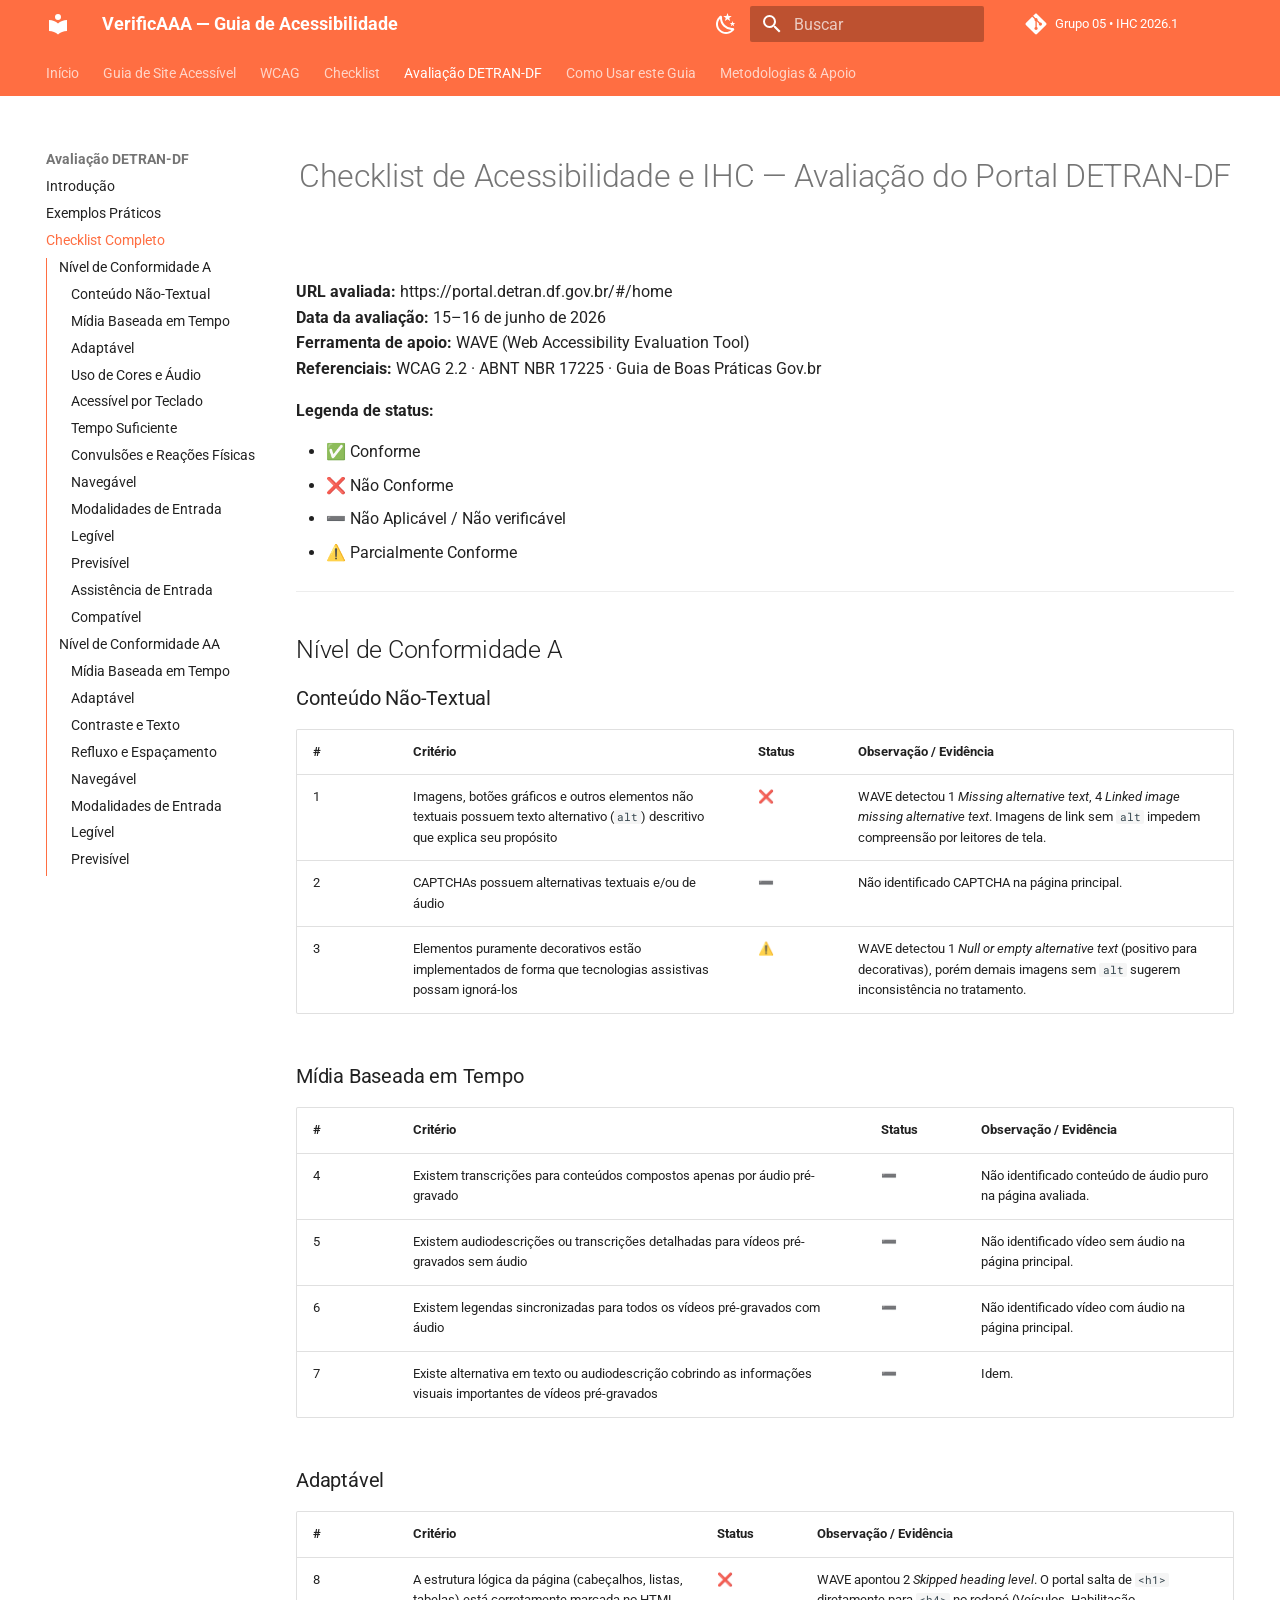
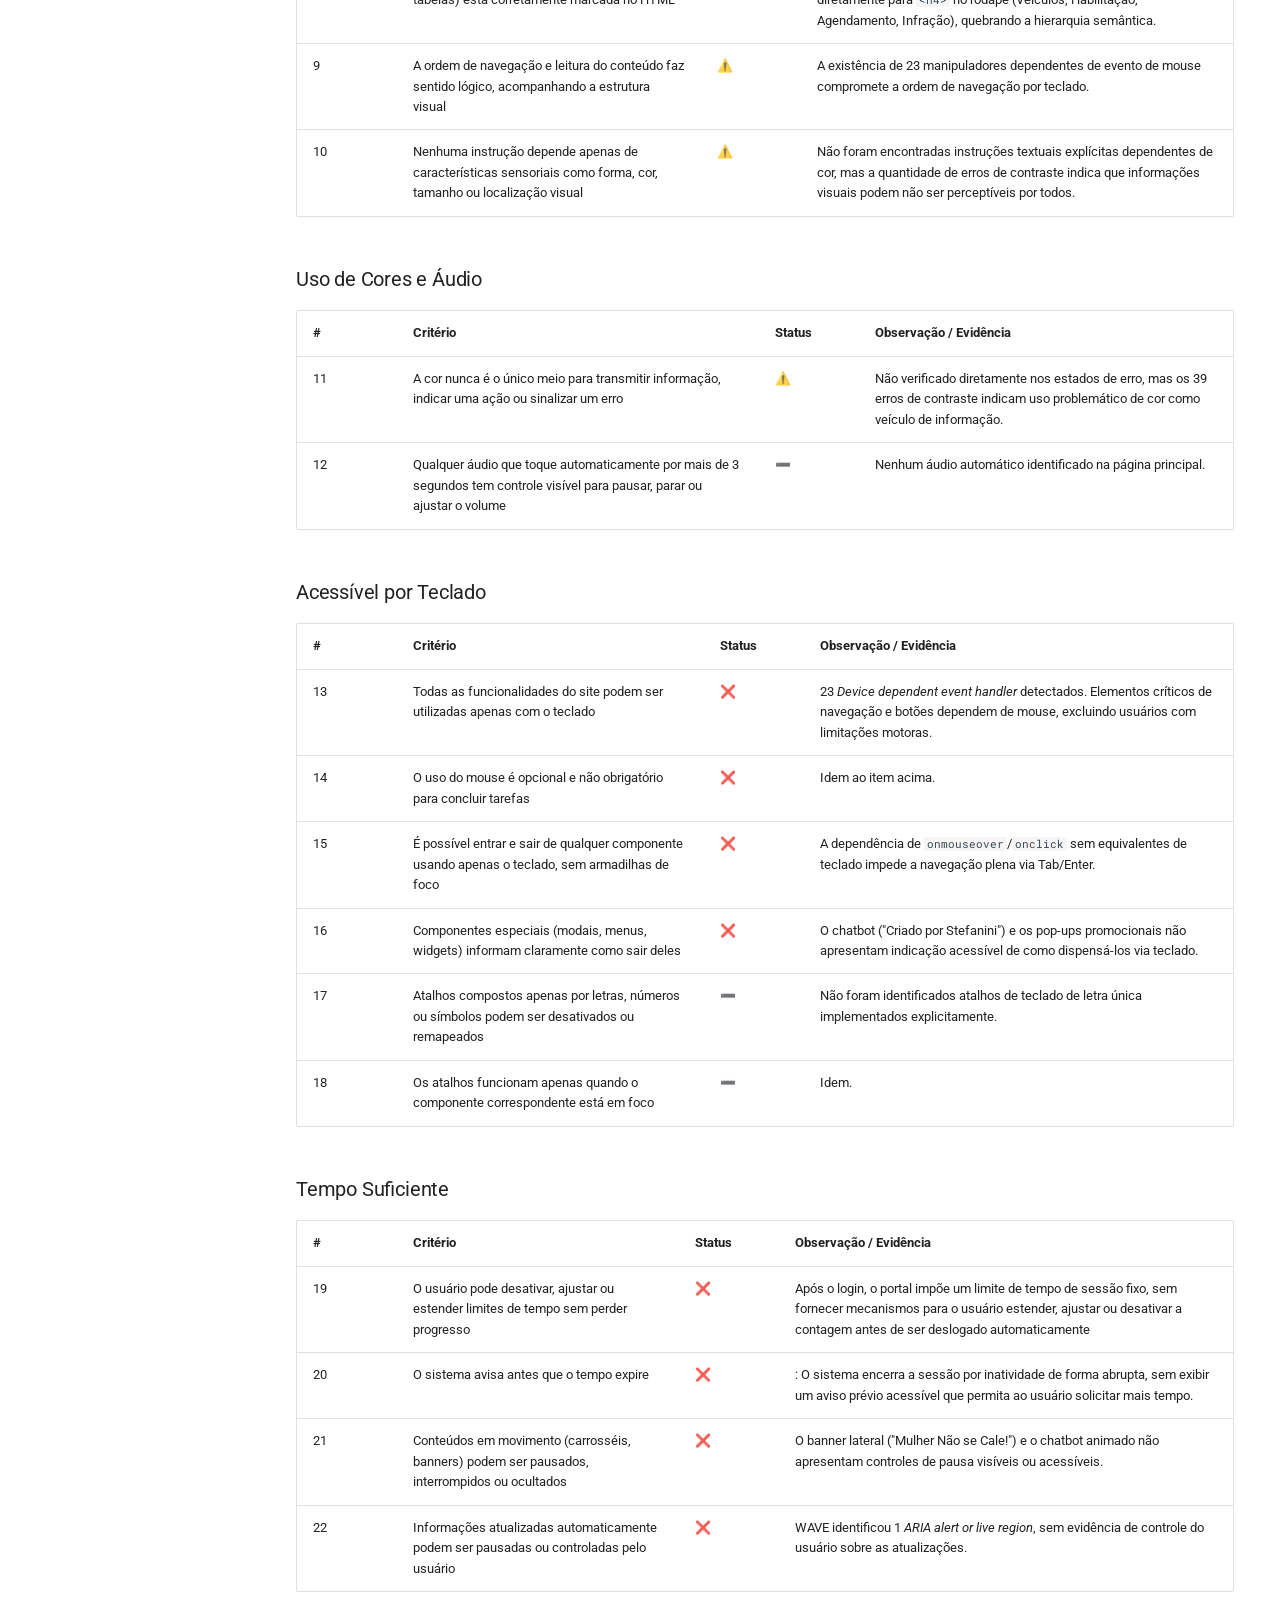
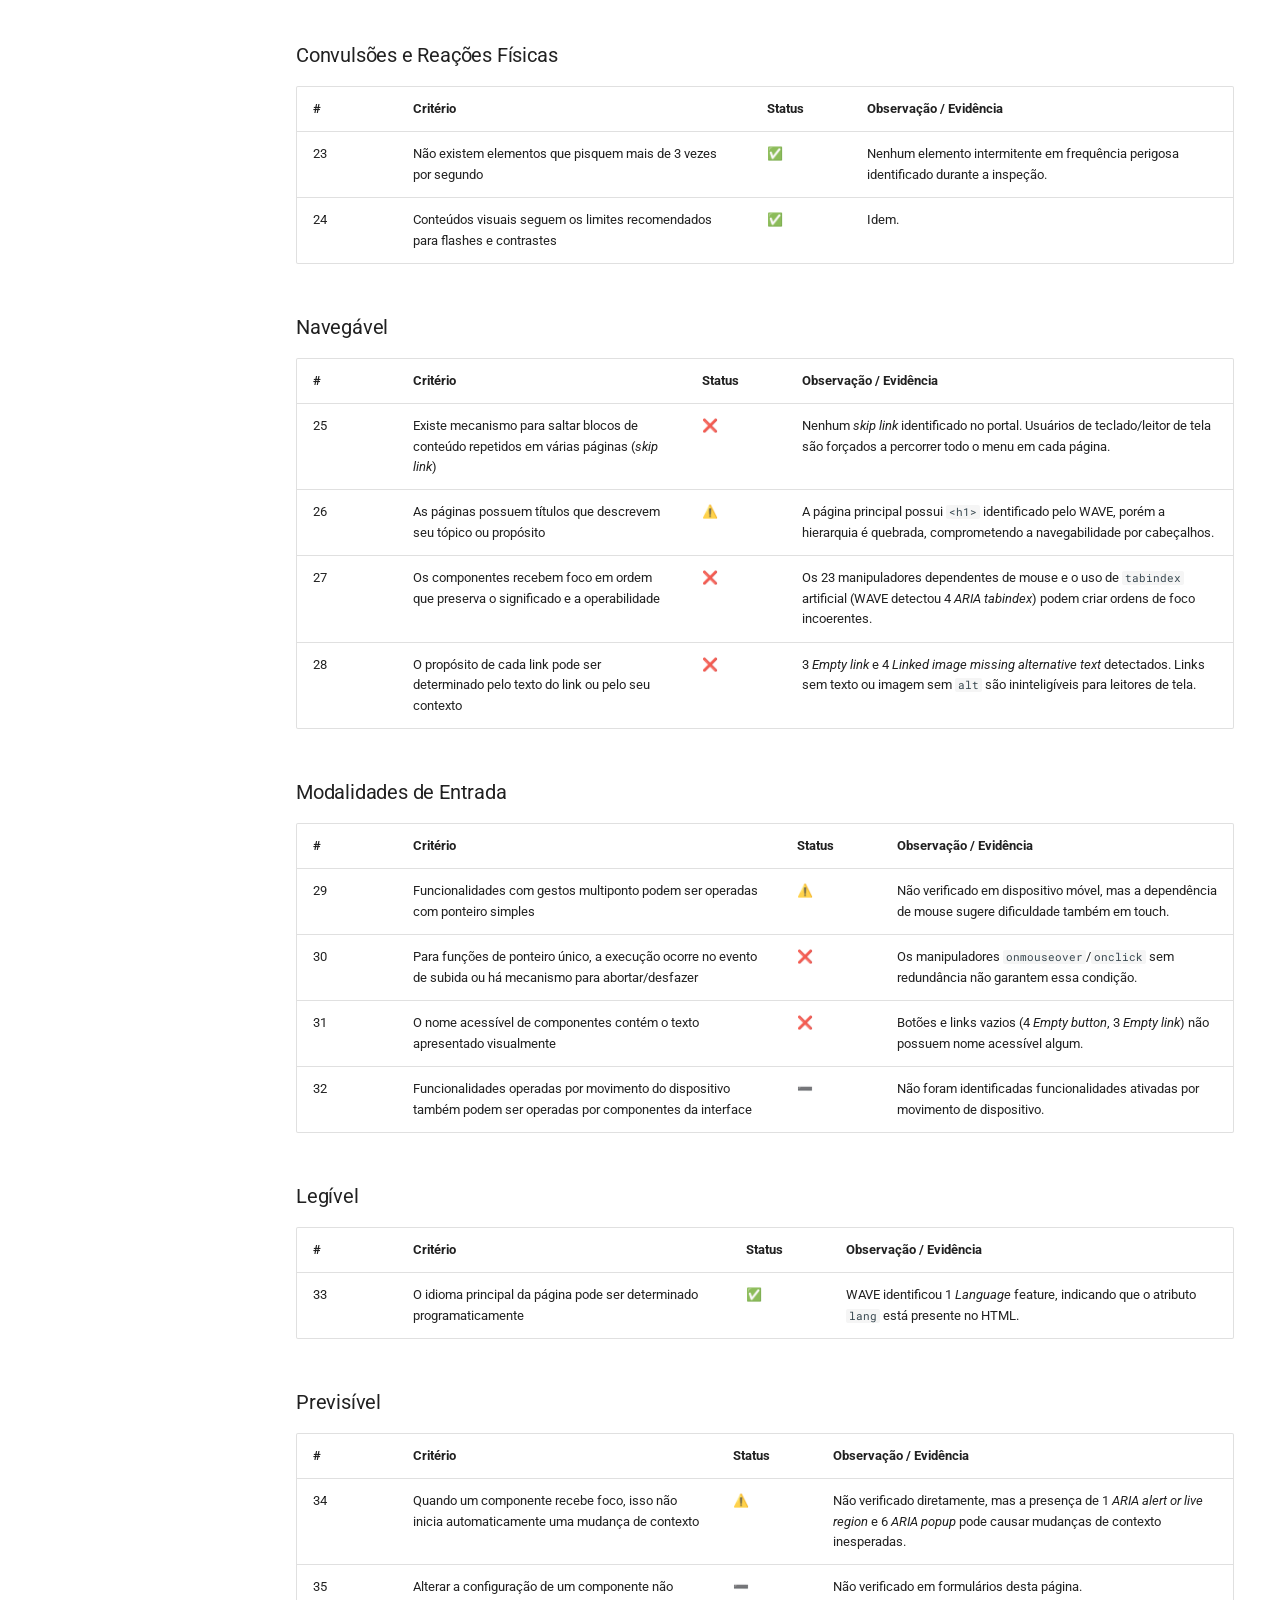
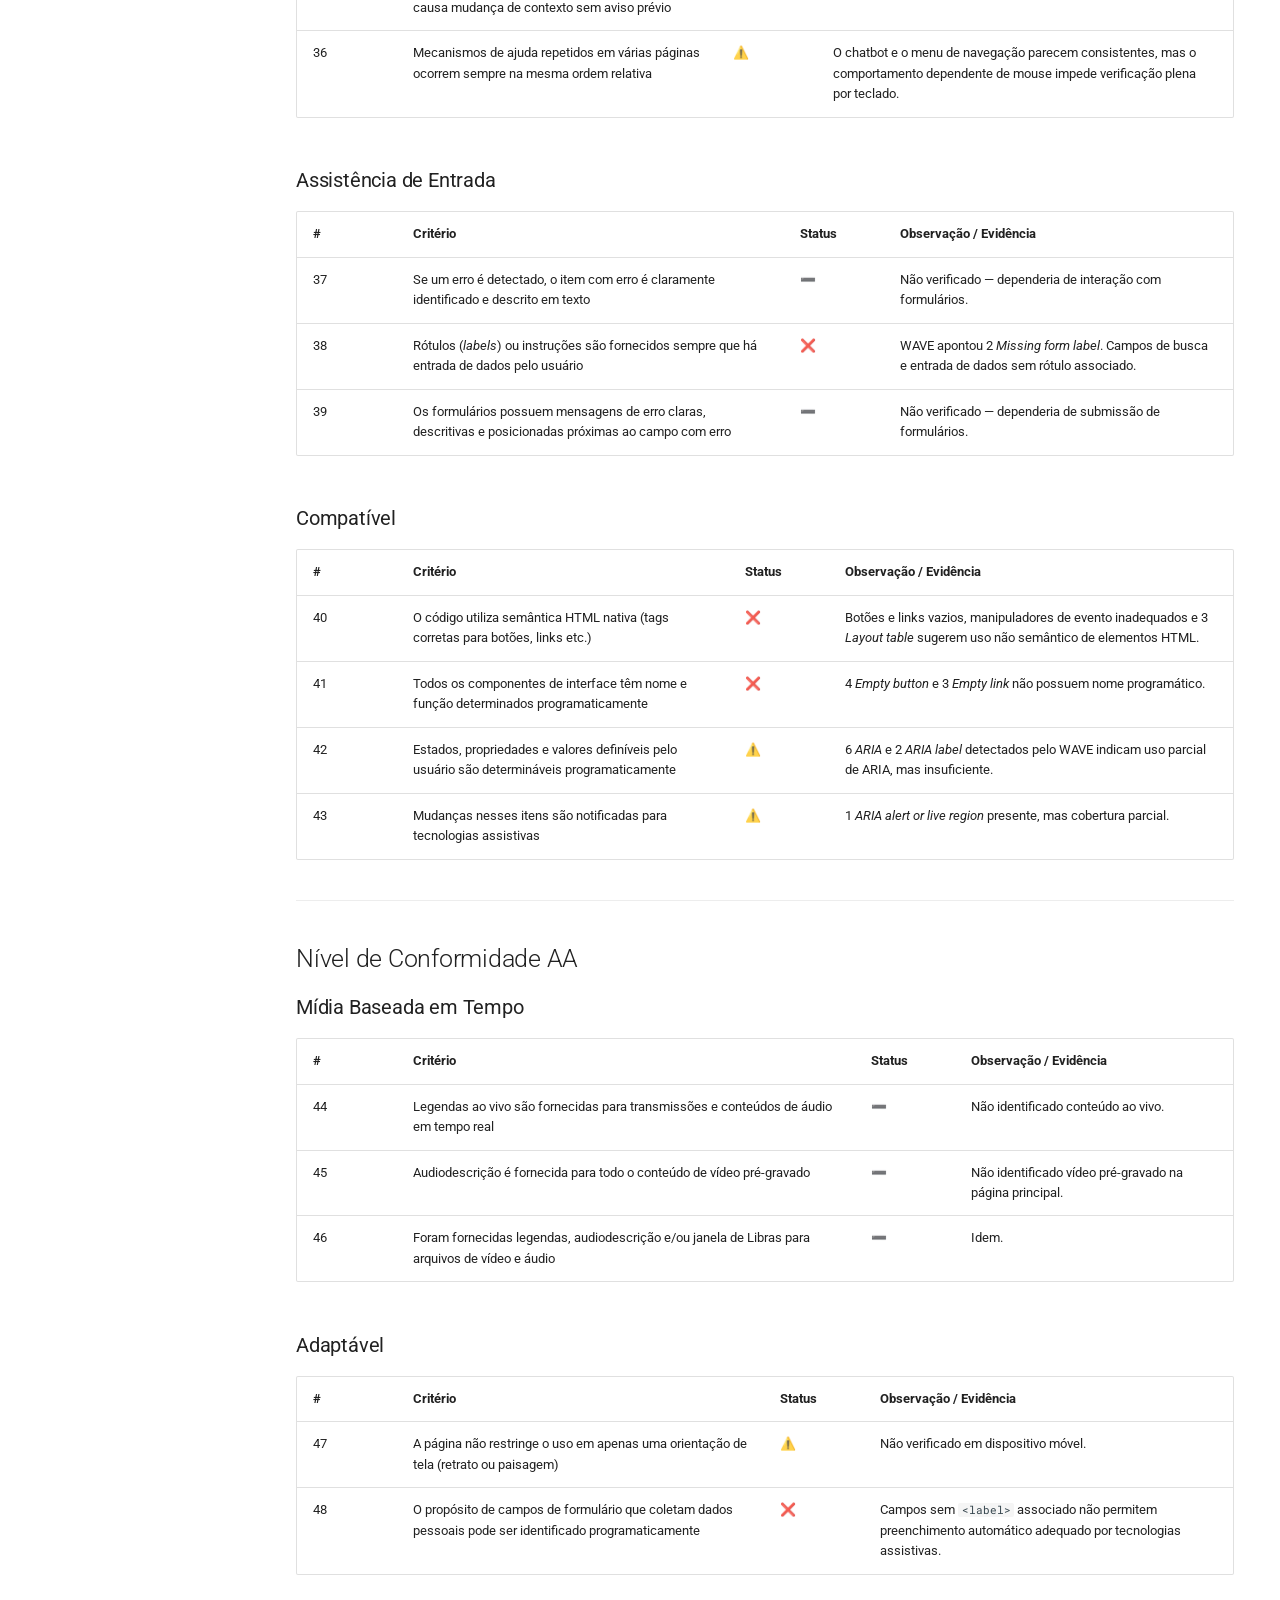
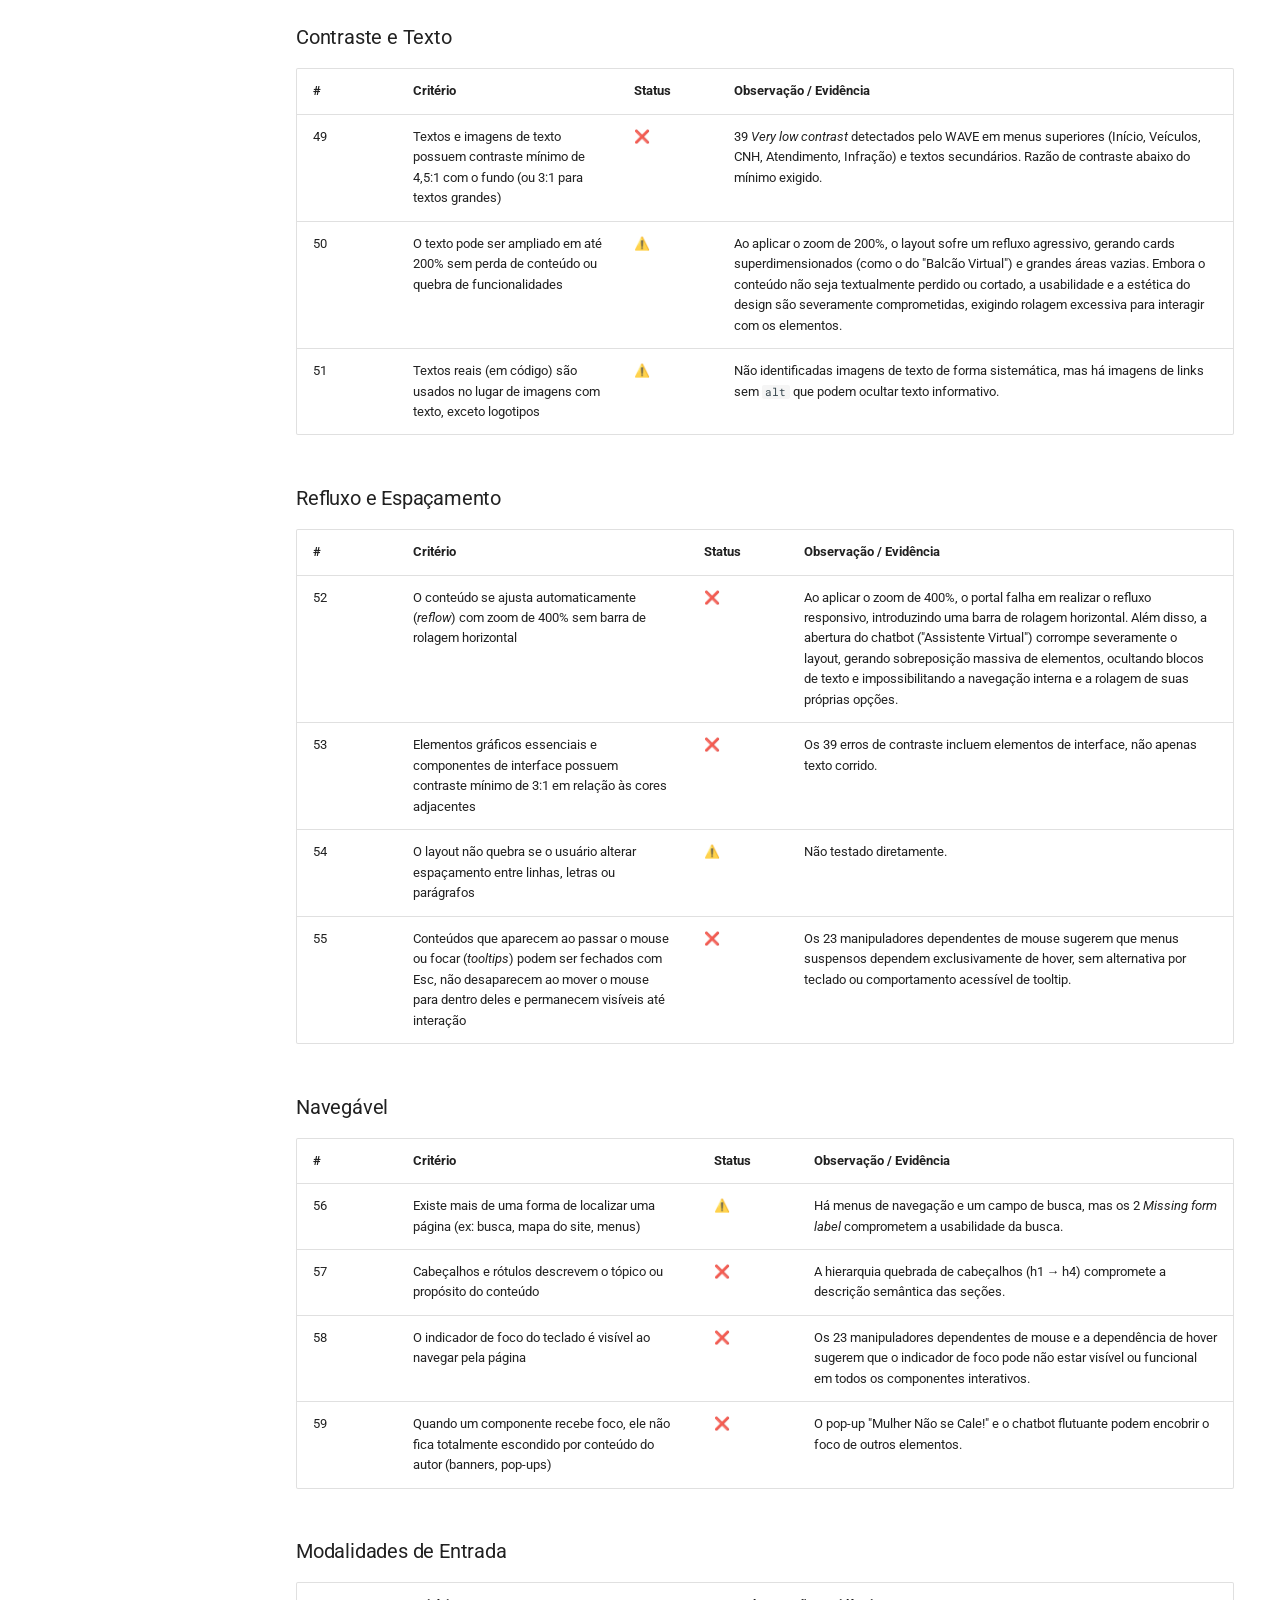
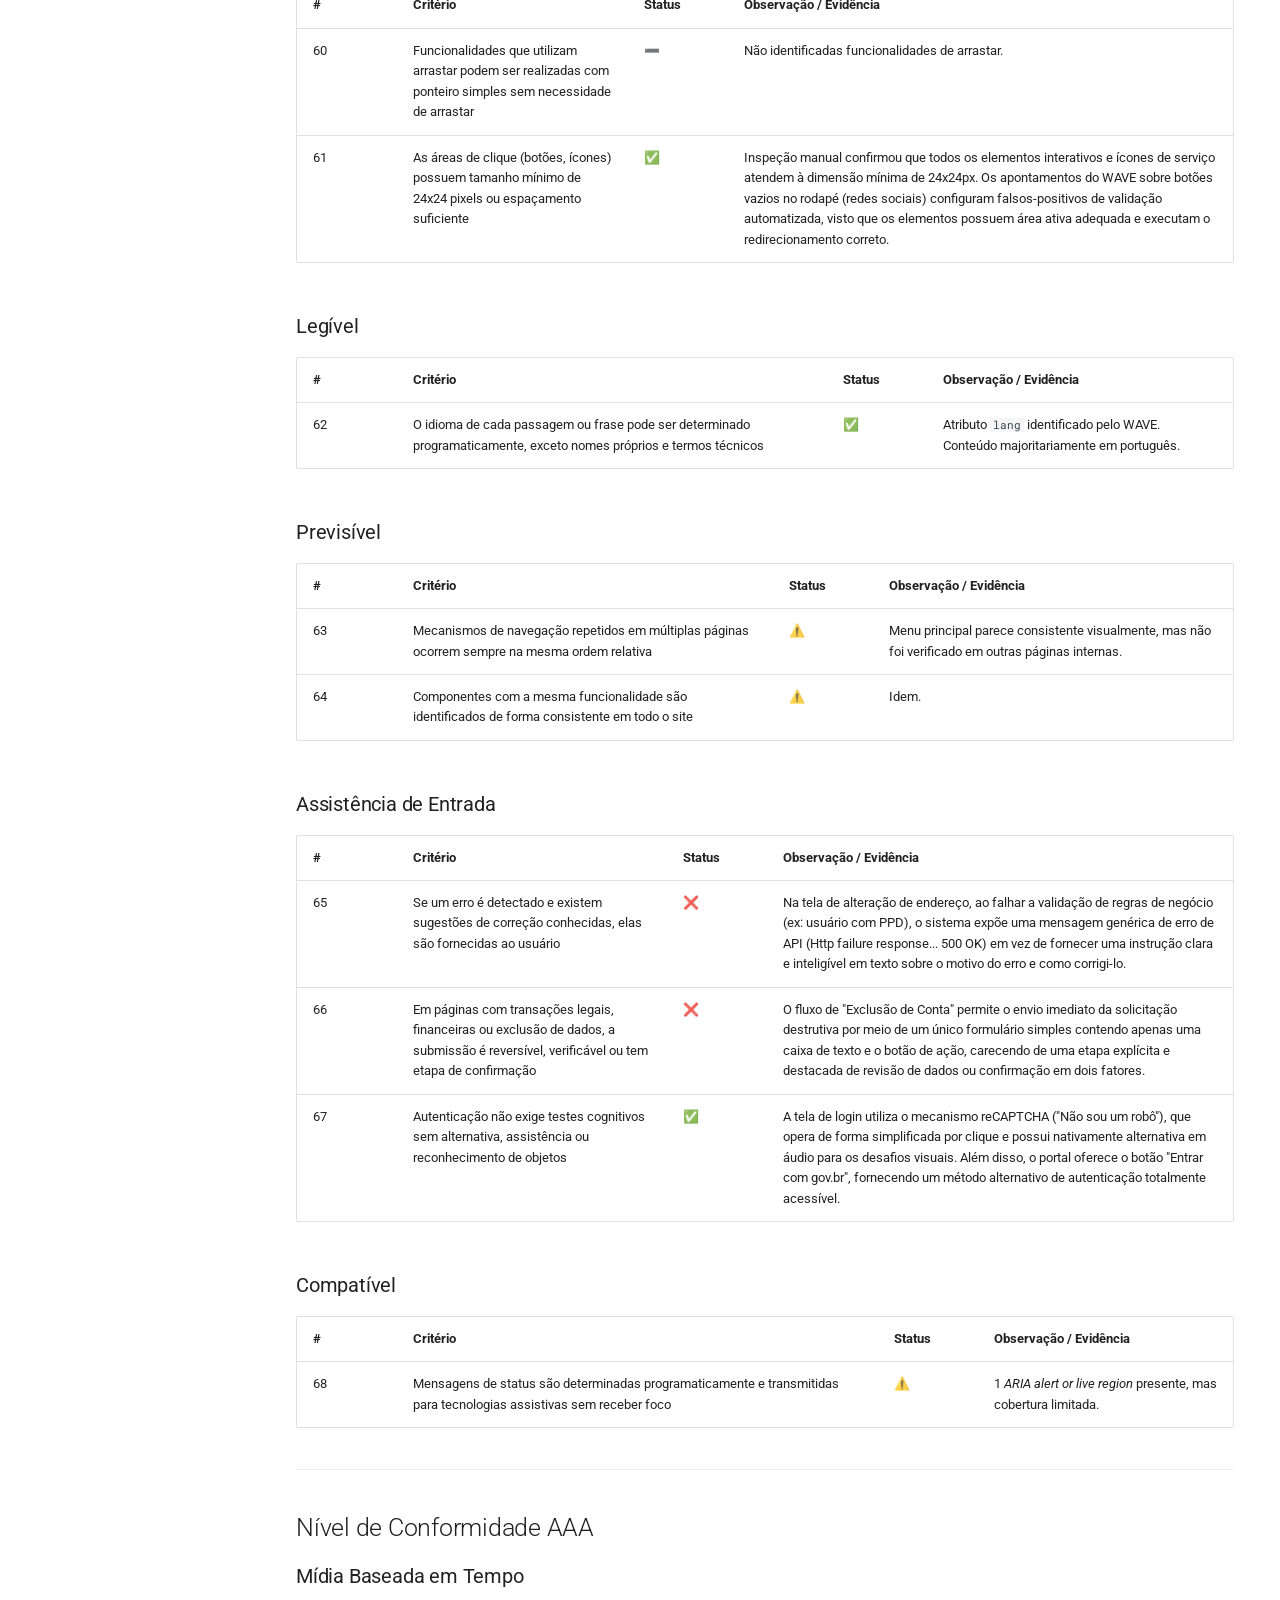
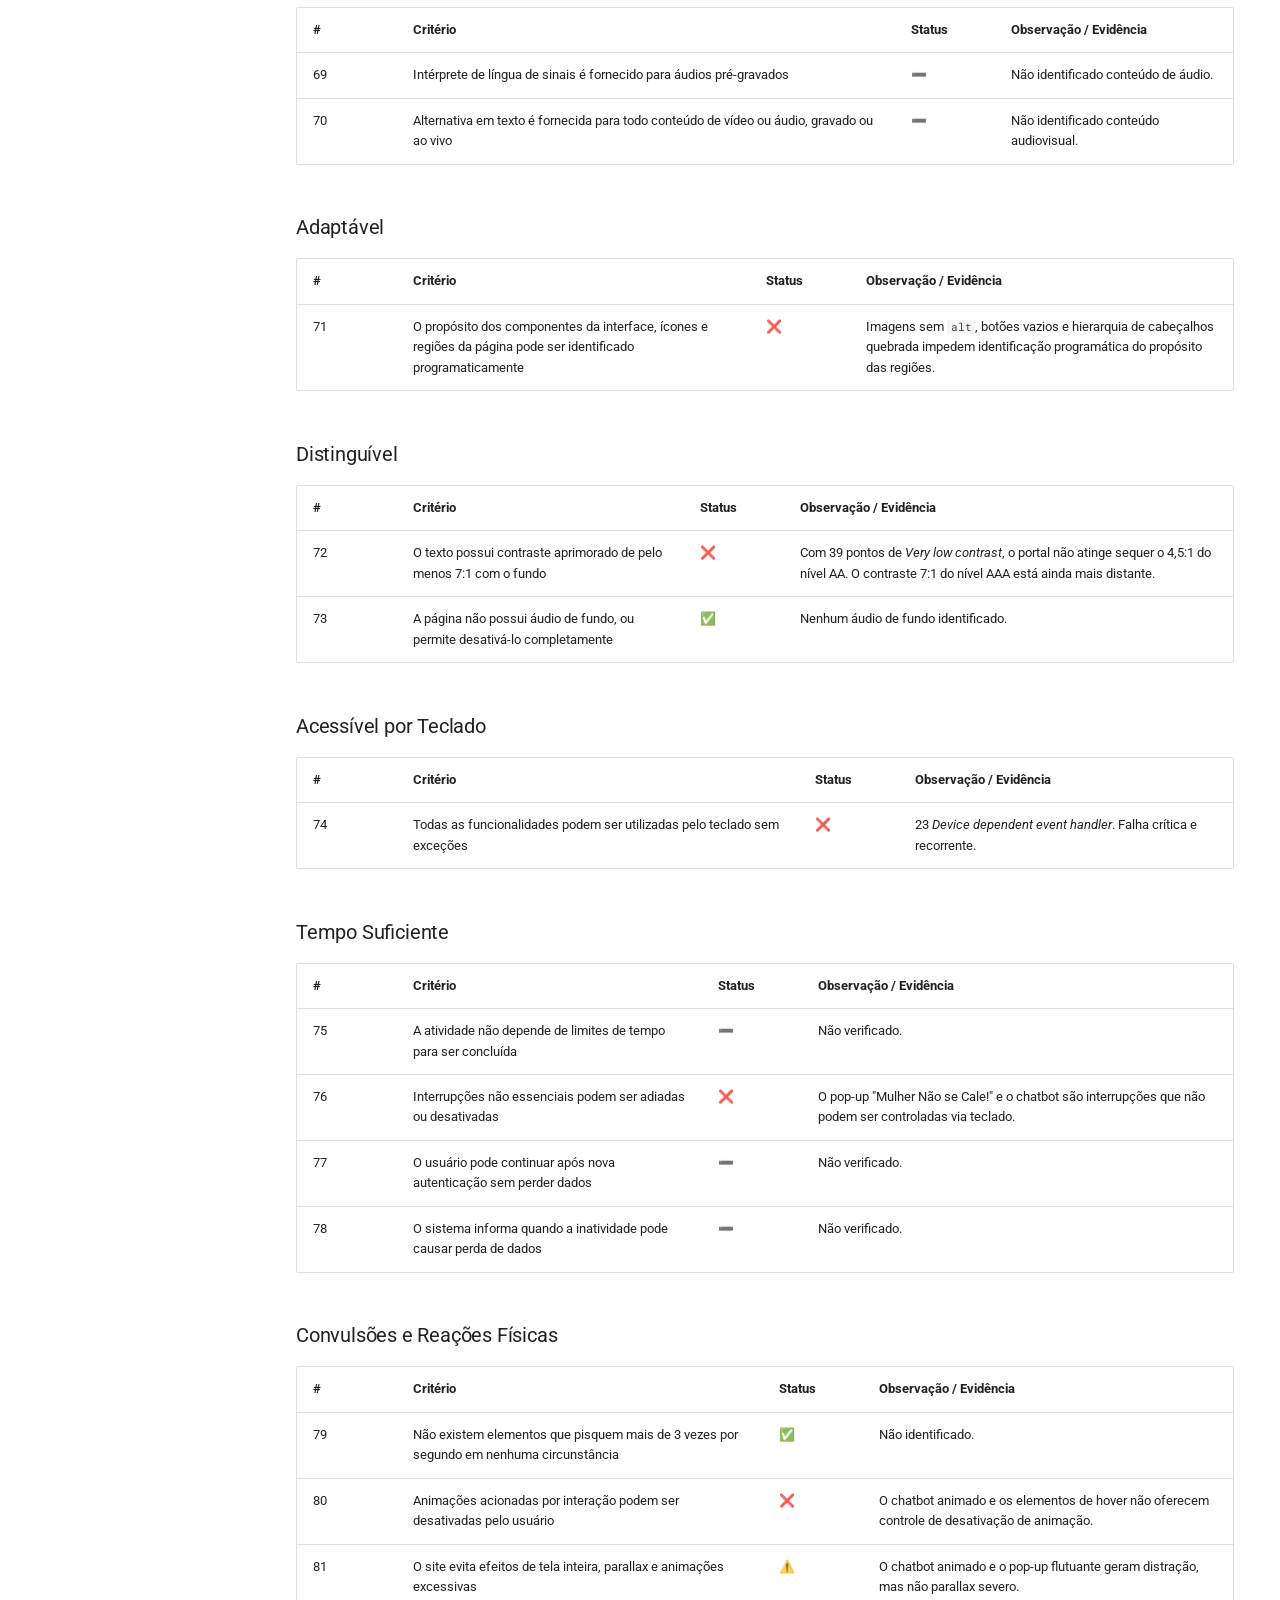
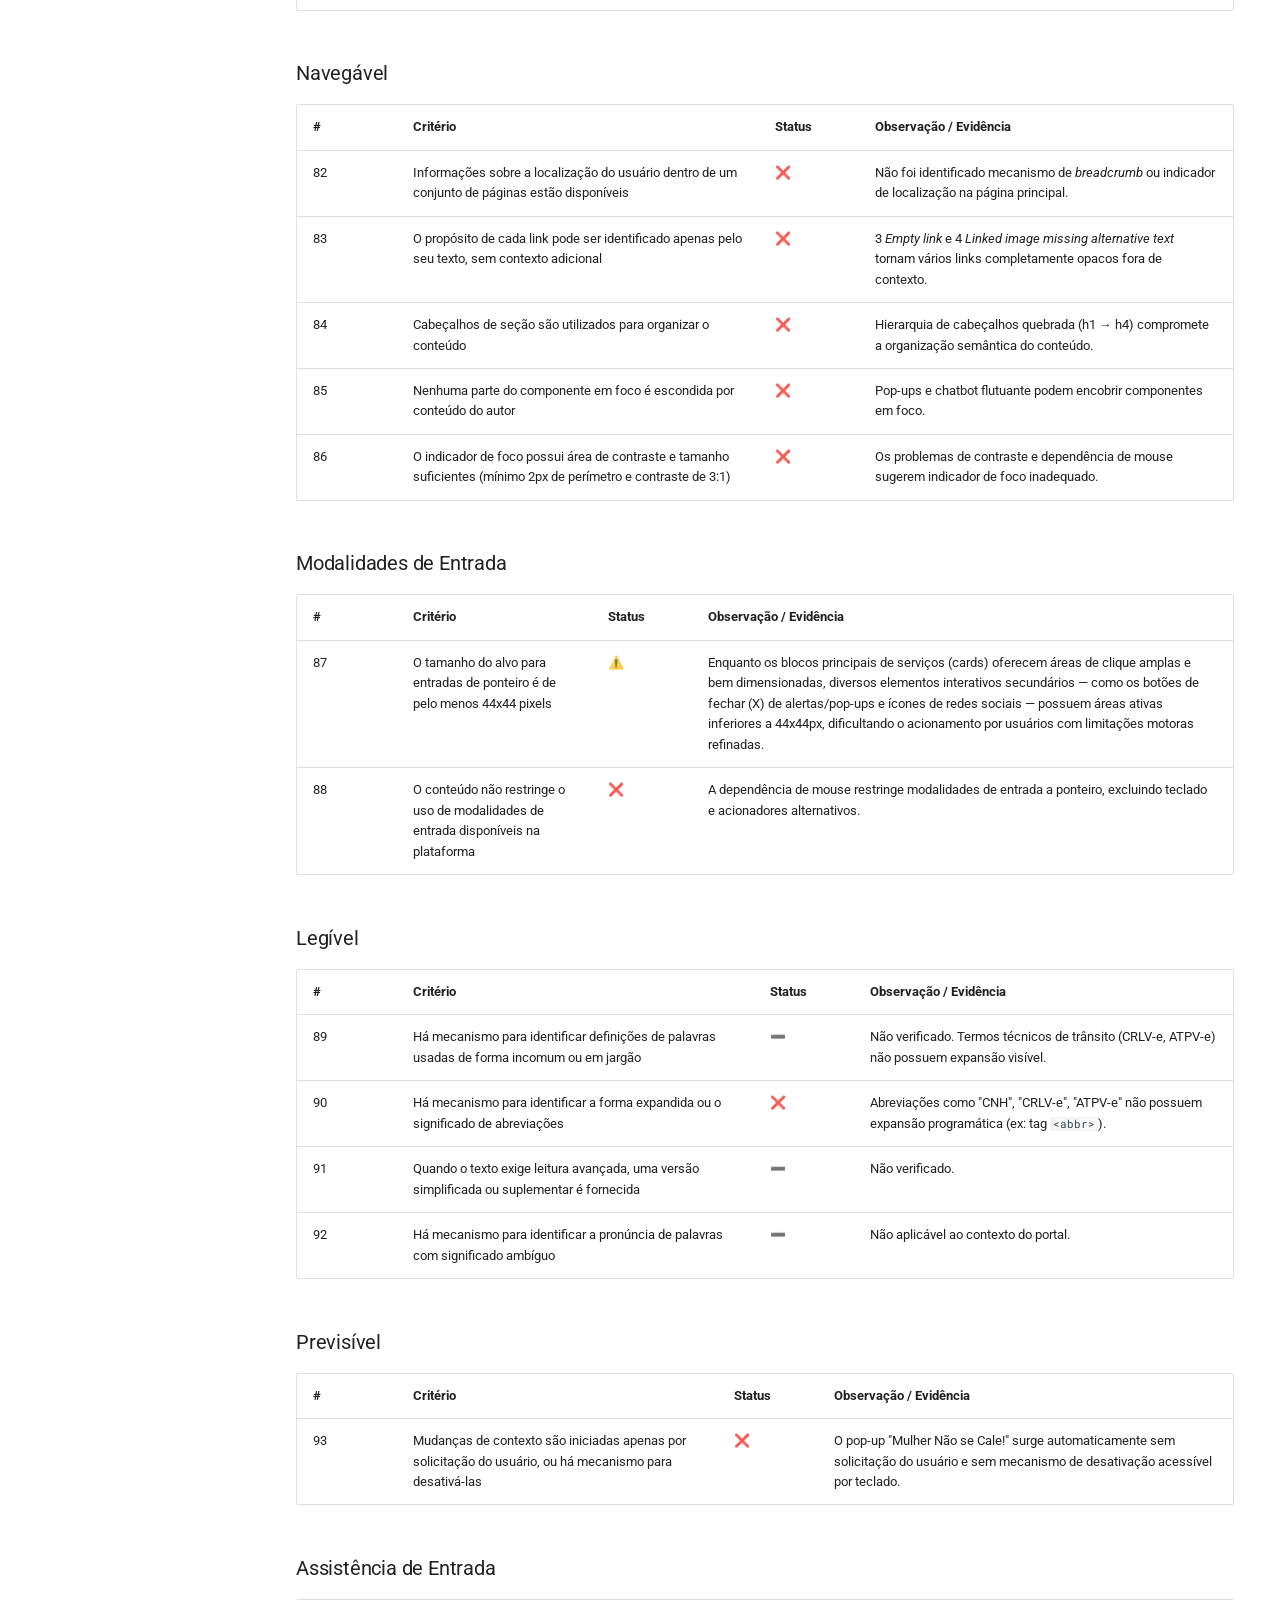
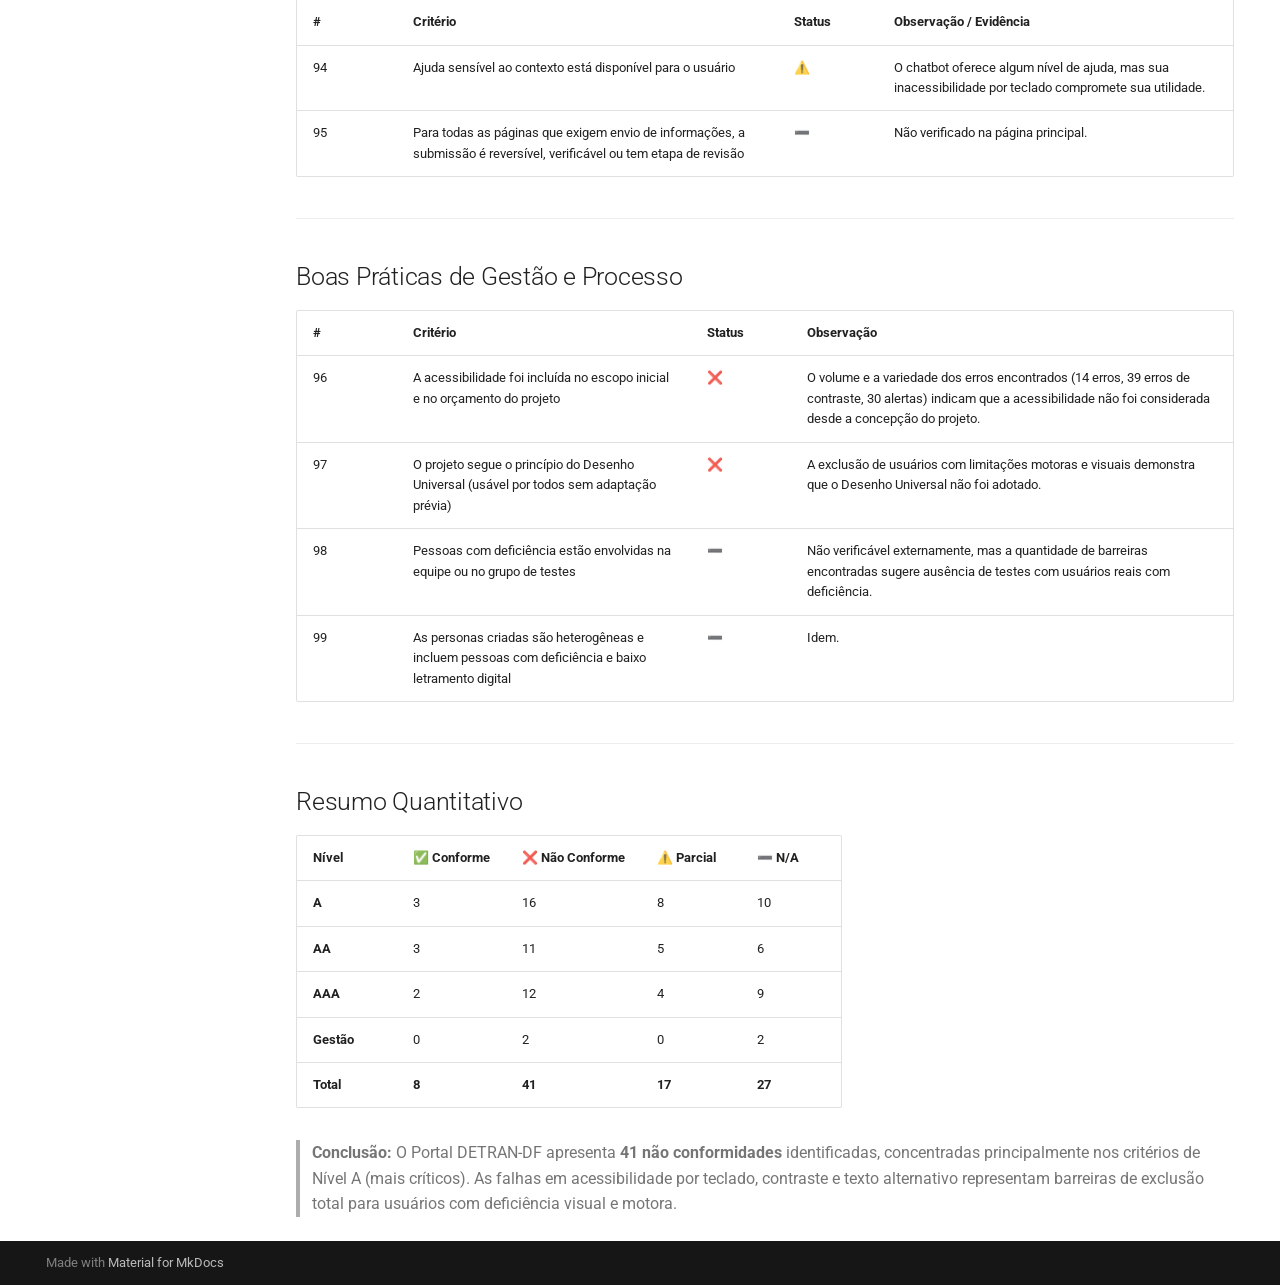
<file: avaliacao/checklist/index.html>
<!doctype html>
<html lang="pt" class="no-js">
  <head>
    
      <meta charset="utf-8">
      <meta name="viewport" content="width=device-width,initial-scale=1">
      
        <meta name="description" content="Guia prático alinhado à WCAG 2.2, ABNT NBR 17225/17060 e Gov.br">
      
      
      
        <link rel="canonical" href="https://unb-ihc.github.io/IHC_2026.1_Grupo05/avaliacao/checklist/">
      
      
        <link rel="prev" href="../exemplos_praticos/">
      
      
        <link rel="next" href="../../tools/ferramentas/">
      
      
        
      
      
      <link rel="icon" href="../../assets/images/favicon.png">
      <meta name="generator" content="mkdocs-1.6.1, mkdocs-material-9.7.6">
    
    
      
        <title>Checklist Completo - VerificAAA — Guia de Acessibilidade</title>
      
    
    
      <link rel="stylesheet" href="../../assets/stylesheets/main.484c7ddc.min.css">
      
        
        <link rel="stylesheet" href="../../assets/stylesheets/palette.ab4e12ef.min.css">
      
      


    
    
      
    
    
      
        
        
        <link rel="preconnect" href="https://fonts.gstatic.com" crossorigin>
        <link rel="stylesheet" href="https://fonts.googleapis.com/css?family=Roboto:300,300i,400,400i,700,700i%7CRoboto+Mono:400,400i,700,700i&display=fallback">
        <style>:root{--md-text-font:"Roboto";--md-code-font:"Roboto Mono"}</style>
      
    
    
      <link rel="stylesheet" href="../../stylesheets/extra.css">
    
    <script>__md_scope=new URL("../..",location),__md_hash=e=>[...e].reduce(((e,_)=>(e<<5)-e+_.charCodeAt(0)),0),__md_get=(e,_=localStorage,t=__md_scope)=>JSON.parse(_.getItem(t.pathname+"."+e)),__md_set=(e,_,t=localStorage,a=__md_scope)=>{try{t.setItem(a.pathname+"."+e,JSON.stringify(_))}catch(e){}}</script>
    
      

    
    
  </head>
  
  
    
    
      
    
    
    
    
    <body dir="ltr" data-md-color-scheme="default" data-md-color-primary="deep-orange" data-md-color-accent="amber">
  
    
    <input class="md-toggle" data-md-toggle="drawer" type="checkbox" id="__drawer" autocomplete="off">
    <input class="md-toggle" data-md-toggle="search" type="checkbox" id="__search" autocomplete="off">
    <label class="md-overlay" for="__drawer"></label>
    <div data-md-component="skip">
      
        
        <a href="#checklist-de-acessibilidade-e-ihc-avaliacao-do-portal-detran-df" class="md-skip">
          Pular para conteúdo
        </a>
      
    </div>
    <div data-md-component="announce">
      
    </div>
    
    
      

<header class="md-header" data-md-component="header">
  <nav class="md-header__inner md-grid" aria-label="Cabeçalho">
    <a href="../.." title="VerificAAA — Guia de Acessibilidade" class="md-header__button md-logo" aria-label="VerificAAA — Guia de Acessibilidade" data-md-component="logo">
      
  
  <svg xmlns="http://www.w3.org/2000/svg" viewBox="0 0 24 24"><path d="M12 8a3 3 0 0 0 3-3 3 3 0 0 0-3-3 3 3 0 0 0-3 3 3 3 0 0 0 3 3m0 3.54C9.64 9.35 6.5 8 3 8v11c3.5 0 6.64 1.35 9 3.54 2.36-2.19 5.5-3.54 9-3.54V8c-3.5 0-6.64 1.35-9 3.54"/></svg>

    </a>
    <label class="md-header__button md-icon" for="__drawer">
      
      <svg xmlns="http://www.w3.org/2000/svg" viewBox="0 0 24 24"><path d="M3 6h18v2H3zm0 5h18v2H3zm0 5h18v2H3z"/></svg>
    </label>
    <div class="md-header__title" data-md-component="header-title">
      <div class="md-header__ellipsis">
        <div class="md-header__topic">
          <span class="md-ellipsis">
            VerificAAA — Guia de Acessibilidade
          </span>
        </div>
        <div class="md-header__topic" data-md-component="header-topic">
          <span class="md-ellipsis">
            
              Checklist Completo
            
          </span>
        </div>
      </div>
    </div>
    
      
        <form class="md-header__option" data-md-component="palette">
  
    
    
    
    <input class="md-option" data-md-color-media="(prefers-color-scheme: light)" data-md-color-scheme="default" data-md-color-primary="deep-orange" data-md-color-accent="amber"  aria-label="Modo escuro"  type="radio" name="__palette" id="__palette_0">
    
      <label class="md-header__button md-icon" title="Modo escuro" for="__palette_1" hidden>
        <svg xmlns="http://www.w3.org/2000/svg" viewBox="0 0 24 24"><path d="m17.75 4.09-2.53 1.94.91 3.06-2.63-1.81-2.63 1.81.91-3.06-2.53-1.94L12.44 4l1.06-3 1.06 3zm3.5 6.91-1.64 1.25.59 1.98-1.7-1.17-1.7 1.17.59-1.98L15.75 11l2.06-.05L18.5 9l.69 1.95zm-2.28 4.95c.83-.08 1.72 1.1 1.19 1.85-.32.45-.66.87-1.08 1.27C15.17 23 8.84 23 4.94 19.07c-3.91-3.9-3.91-10.24 0-14.14.4-.4.82-.76 1.27-1.08.75-.53 1.93.36 1.85 1.19-.27 2.86.69 5.83 2.89 8.02a9.96 9.96 0 0 0 8.02 2.89m-1.64 2.02a12.08 12.08 0 0 1-7.8-3.47c-2.17-2.19-3.33-5-3.49-7.82-2.81 3.14-2.7 7.96.31 10.98 3.02 3.01 7.84 3.12 10.98.31"/></svg>
      </label>
    
  
    
    
    
    <input class="md-option" data-md-color-media="(prefers-color-scheme: dark)" data-md-color-scheme="slate" data-md-color-primary="deep-orange" data-md-color-accent="amber"  aria-label="Modo claro"  type="radio" name="__palette" id="__palette_1">
    
      <label class="md-header__button md-icon" title="Modo claro" for="__palette_0" hidden>
        <svg xmlns="http://www.w3.org/2000/svg" viewBox="0 0 24 24"><path d="M12 7a5 5 0 0 1 5 5 5 5 0 0 1-5 5 5 5 0 0 1-5-5 5 5 0 0 1 5-5m0 2a3 3 0 0 0-3 3 3 3 0 0 0 3 3 3 3 0 0 0 3-3 3 3 0 0 0-3-3m0-7 2.39 3.42C13.65 5.15 12.84 5 12 5s-1.65.15-2.39.42zM3.34 7l4.16-.35A7.2 7.2 0 0 0 5.94 8.5c-.44.74-.69 1.5-.83 2.29zm.02 10 1.76-3.77a7.131 7.131 0 0 0 2.38 4.14zM20.65 7l-1.77 3.79a7.02 7.02 0 0 0-2.38-4.15zm-.01 10-4.14.36c.59-.51 1.12-1.14 1.54-1.86.42-.73.69-1.5.83-2.29zM12 22l-2.41-3.44c.74.27 1.55.44 2.41.44.82 0 1.63-.17 2.37-.44z"/></svg>
      </label>
    
  
</form>
      
    
    
      <script>var palette=__md_get("__palette");if(palette&&palette.color){if("(prefers-color-scheme)"===palette.color.media){var media=matchMedia("(prefers-color-scheme: light)"),input=document.querySelector(media.matches?"[data-md-color-media='(prefers-color-scheme: light)']":"[data-md-color-media='(prefers-color-scheme: dark)']");palette.color.media=input.getAttribute("data-md-color-media"),palette.color.scheme=input.getAttribute("data-md-color-scheme"),palette.color.primary=input.getAttribute("data-md-color-primary"),palette.color.accent=input.getAttribute("data-md-color-accent")}for(var[key,value]of Object.entries(palette.color))document.body.setAttribute("data-md-color-"+key,value)}</script>
    
    
    
      
      
        <label class="md-header__button md-icon" for="__search">
          
          <svg xmlns="http://www.w3.org/2000/svg" viewBox="0 0 24 24"><path d="M9.5 3A6.5 6.5 0 0 1 16 9.5c0 1.61-.59 3.09-1.56 4.23l.27.27h.79l5 5-1.5 1.5-5-5v-.79l-.27-.27A6.52 6.52 0 0 1 9.5 16 6.5 6.5 0 0 1 3 9.5 6.5 6.5 0 0 1 9.5 3m0 2C7 5 5 7 5 9.5S7 14 9.5 14 14 12 14 9.5 12 5 9.5 5"/></svg>
        </label>
        <div class="md-search" data-md-component="search" role="dialog">
  <label class="md-search__overlay" for="__search"></label>
  <div class="md-search__inner" role="search">
    <form class="md-search__form" name="search">
      <input type="text" class="md-search__input" name="query" aria-label="Buscar" placeholder="Buscar" autocapitalize="off" autocorrect="off" autocomplete="off" spellcheck="false" data-md-component="search-query" required>
      <label class="md-search__icon md-icon" for="__search">
        
        <svg xmlns="http://www.w3.org/2000/svg" viewBox="0 0 24 24"><path d="M9.5 3A6.5 6.5 0 0 1 16 9.5c0 1.61-.59 3.09-1.56 4.23l.27.27h.79l5 5-1.5 1.5-5-5v-.79l-.27-.27A6.52 6.52 0 0 1 9.5 16 6.5 6.5 0 0 1 3 9.5 6.5 6.5 0 0 1 9.5 3m0 2C7 5 5 7 5 9.5S7 14 9.5 14 14 12 14 9.5 12 5 9.5 5"/></svg>
        
        <svg xmlns="http://www.w3.org/2000/svg" viewBox="0 0 24 24"><path d="M20 11v2H8l5.5 5.5-1.42 1.42L4.16 12l7.92-7.92L13.5 5.5 8 11z"/></svg>
      </label>
      <nav class="md-search__options" aria-label="Pesquisar">
        
        <button type="reset" class="md-search__icon md-icon" title="Limpar" aria-label="Limpar" tabindex="-1">
          
          <svg xmlns="http://www.w3.org/2000/svg" viewBox="0 0 24 24"><path d="M19 6.41 17.59 5 12 10.59 6.41 5 5 6.41 10.59 12 5 17.59 6.41 19 12 13.41 17.59 19 19 17.59 13.41 12z"/></svg>
        </button>
      </nav>
      
        <div class="md-search__suggest" data-md-component="search-suggest"></div>
      
    </form>
    <div class="md-search__output">
      <div class="md-search__scrollwrap" tabindex="0" data-md-scrollfix>
        <div class="md-search-result" data-md-component="search-result">
          <div class="md-search-result__meta">
            Inicializando busca
          </div>
          <ol class="md-search-result__list" role="presentation"></ol>
        </div>
      </div>
    </div>
  </div>
</div>
      
    
    
      <div class="md-header__source">
        <a href="https://github.com/UnB-IHC/IHC_2026.1_Grupo05" title="Ir para repositório" class="md-source" data-md-component="source">
  <div class="md-source__icon md-icon">
    
    <svg xmlns="http://www.w3.org/2000/svg" viewBox="0 0 448 512"><!--! Font Awesome Free 7.1.0 by @fontawesome - https://fontawesome.com License - https://fontawesome.com/license/free (Icons: CC BY 4.0, Fonts: SIL OFL 1.1, Code: MIT License) Copyright 2025 Fonticons, Inc.--><path d="M439.6 236.1 244 40.5c-5.4-5.5-12.8-8.5-20.4-8.5s-15 3-20.4 8.4L162.5 81l51.5 51.5c27.1-9.1 52.7 16.8 43.4 43.7l49.7 49.7c34.2-11.8 61.2 31 35.5 56.7-26.5 26.5-70.2-2.9-56-37.3L240.3 199v121.9c25.3 12.5 22.3 41.8 9.1 55-6.4 6.4-15.2 10.1-24.3 10.1s-17.8-3.6-24.3-10.1c-17.6-17.6-11.1-46.9 11.2-56v-123c-20.8-8.5-24.6-30.7-18.6-45L142.6 101 8.5 235.1C3 240.6 0 247.9 0 255.5s3 15 8.5 20.4l195.6 195.7c5.4 5.4 12.7 8.4 20.4 8.4s15-3 20.4-8.4l194.7-194.7c5.4-5.4 8.4-12.8 8.4-20.4s-3-15-8.4-20.4"/></svg>
  </div>
  <div class="md-source__repository">
    Grupo 05 • IHC 2026.1
  </div>
</a>
      </div>
    
  </nav>
  
</header>
    
    <div class="md-container" data-md-component="container">
      
      
        
          
            
<nav class="md-tabs" aria-label="Abas" data-md-component="tabs">
  <div class="md-grid">
    <ul class="md-tabs__list">
      
        
  
  
  
  
    <li class="md-tabs__item">
      <a href="../.." class="md-tabs__link">
        
  
  
    
  
  Início

      </a>
    </li>
  

      
        
  
  
  
  
    <li class="md-tabs__item">
      <a href="../../guia/site_acessivel/" class="md-tabs__link">
        
  
  
    
  
  Guia de Site Acessível

      </a>
    </li>
  

      
        
  
  
  
  
    <li class="md-tabs__item">
      <a href="../../wcag/" class="md-tabs__link">
        
  
  
    
  
  WCAG

      </a>
    </li>
  

      
        
  
  
  
  
    
    
      <li class="md-tabs__item">
        <a href="../../design/design/" class="md-tabs__link">
          
  
  
  Checklist

        </a>
      </li>
    
  

      
        
  
  
  
    
  
  
    
    
      <li class="md-tabs__item md-tabs__item--active">
        <a href="../introducao/" class="md-tabs__link">
          
  
  
  Avaliação DETRAN-DF

        </a>
      </li>
    
  

      
        
  
  
  
  
    <li class="md-tabs__item">
      <a href="../../comUsar/comoUsar.md" class="md-tabs__link">
        
  
  
    
  
  Como Usar este Guia

      </a>
    </li>
  

      
        
  
  
  
  
    
    
      <li class="md-tabs__item">
        <a href="../../tools/ferramentas/" class="md-tabs__link">
          
  
  
  Metodologias & Apoio

        </a>
      </li>
    
  

      
    </ul>
  </div>
</nav>
          
        
      
      <main class="md-main" data-md-component="main">
        <div class="md-main__inner md-grid">
          
            
              
              <div class="md-sidebar md-sidebar--primary" data-md-component="sidebar" data-md-type="navigation" >
                <div class="md-sidebar__scrollwrap">
                  <div class="md-sidebar__inner">
                    


  


  

<nav class="md-nav md-nav--primary md-nav--lifted md-nav--integrated" aria-label="Navegação" data-md-level="0">
  <label class="md-nav__title" for="__drawer">
    <a href="../.." title="VerificAAA — Guia de Acessibilidade" class="md-nav__button md-logo" aria-label="VerificAAA — Guia de Acessibilidade" data-md-component="logo">
      
  
  <svg xmlns="http://www.w3.org/2000/svg" viewBox="0 0 24 24"><path d="M12 8a3 3 0 0 0 3-3 3 3 0 0 0-3-3 3 3 0 0 0-3 3 3 3 0 0 0 3 3m0 3.54C9.64 9.35 6.5 8 3 8v11c3.5 0 6.64 1.35 9 3.54 2.36-2.19 5.5-3.54 9-3.54V8c-3.5 0-6.64 1.35-9 3.54"/></svg>

    </a>
    VerificAAA — Guia de Acessibilidade
  </label>
  
    <div class="md-nav__source">
      <a href="https://github.com/UnB-IHC/IHC_2026.1_Grupo05" title="Ir para repositório" class="md-source" data-md-component="source">
  <div class="md-source__icon md-icon">
    
    <svg xmlns="http://www.w3.org/2000/svg" viewBox="0 0 448 512"><!--! Font Awesome Free 7.1.0 by @fontawesome - https://fontawesome.com License - https://fontawesome.com/license/free (Icons: CC BY 4.0, Fonts: SIL OFL 1.1, Code: MIT License) Copyright 2025 Fonticons, Inc.--><path d="M439.6 236.1 244 40.5c-5.4-5.5-12.8-8.5-20.4-8.5s-15 3-20.4 8.4L162.5 81l51.5 51.5c27.1-9.1 52.7 16.8 43.4 43.7l49.7 49.7c34.2-11.8 61.2 31 35.5 56.7-26.5 26.5-70.2-2.9-56-37.3L240.3 199v121.9c25.3 12.5 22.3 41.8 9.1 55-6.4 6.4-15.2 10.1-24.3 10.1s-17.8-3.6-24.3-10.1c-17.6-17.6-11.1-46.9 11.2-56v-123c-20.8-8.5-24.6-30.7-18.6-45L142.6 101 8.5 235.1C3 240.6 0 247.9 0 255.5s3 15 8.5 20.4l195.6 195.7c5.4 5.4 12.7 8.4 20.4 8.4s15-3 20.4-8.4l194.7-194.7c5.4-5.4 8.4-12.8 8.4-20.4s-3-15-8.4-20.4"/></svg>
  </div>
  <div class="md-source__repository">
    Grupo 05 • IHC 2026.1
  </div>
</a>
    </div>
  
  <ul class="md-nav__list" data-md-scrollfix>
    
      
      
  
  
  
  
    <li class="md-nav__item">
      <a href="../.." class="md-nav__link">
        
  
  
  <span class="md-ellipsis">
    
  
    Início
  

    
  </span>
  
  

      </a>
    </li>
  

    
      
      
  
  
  
  
    <li class="md-nav__item">
      <a href="../../guia/site_acessivel/" class="md-nav__link">
        
  
  
  <span class="md-ellipsis">
    
  
    Guia de Site Acessível
  

    
  </span>
  
  

      </a>
    </li>
  

    
      
      
  
  
  
  
    <li class="md-nav__item">
      <a href="../../wcag/" class="md-nav__link">
        
  
  
  <span class="md-ellipsis">
    
  
    WCAG
  

    
  </span>
  
  

      </a>
    </li>
  

    
      
      
  
  
  
  
    
    
    
    
      
      
        
      
    
    
    <li class="md-nav__item md-nav__item--nested">
      
        
        
        <input class="md-nav__toggle md-toggle " type="checkbox" id="__nav_4" >
        
          
          <label class="md-nav__link" for="__nav_4" id="__nav_4_label" tabindex="0">
            
  
  
  <span class="md-ellipsis">
    
  
    Checklist
  

    
  </span>
  
  

            <span class="md-nav__icon md-icon"></span>
          </label>
        
        <nav class="md-nav" data-md-level="1" aria-labelledby="__nav_4_label" aria-expanded="false">
          <label class="md-nav__title" for="__nav_4">
            <span class="md-nav__icon md-icon"></span>
            
  
    Checklist
  

          </label>
          <ul class="md-nav__list" data-md-scrollfix>
            
              
                
  
  
  
  
    <li class="md-nav__item">
      <a href="../../design/design/" class="md-nav__link">
        
  
  
  <span class="md-ellipsis">
    
  
    Design
  

    
  </span>
  
  

      </a>
    </li>
  

              
            
              
                
  
  
  
  
    <li class="md-nav__item">
      <a href="../../devWeb/non_text_content/" class="md-nav__link">
        
  
  
  <span class="md-ellipsis">
    
  
    Desenvolvimento Web
  

    
  </span>
  
  

      </a>
    </li>
  

              
            
              
                
  
  
  
  
    <li class="md-nav__item">
      <a href="../../geracaoConteudo/conteudo/" class="md-nav__link">
        
  
  
  <span class="md-ellipsis">
    
  
    Produção de Conteúdo
  

    
  </span>
  
  

      </a>
    </li>
  

              
            
          </ul>
        </nav>
      
    </li>
  

    
      
      
  
  
    
  
  
  
    
    
    
    
      
        
        
      
      
        
      
    
    
    <li class="md-nav__item md-nav__item--active md-nav__item--section md-nav__item--nested">
      
        
        
        <input class="md-nav__toggle md-toggle " type="checkbox" id="__nav_5" checked>
        
          
          <label class="md-nav__link" for="__nav_5" id="__nav_5_label" tabindex="">
            
  
  
  <span class="md-ellipsis">
    
  
    Avaliação DETRAN-DF
  

    
  </span>
  
  

            <span class="md-nav__icon md-icon"></span>
          </label>
        
        <nav class="md-nav" data-md-level="1" aria-labelledby="__nav_5_label" aria-expanded="true">
          <label class="md-nav__title" for="__nav_5">
            <span class="md-nav__icon md-icon"></span>
            
  
    Avaliação DETRAN-DF
  

          </label>
          <ul class="md-nav__list" data-md-scrollfix>
            
              
                
  
  
  
  
    <li class="md-nav__item">
      <a href="../introducao/" class="md-nav__link">
        
  
  
  <span class="md-ellipsis">
    
  
    Introdução
  

    
  </span>
  
  

      </a>
    </li>
  

              
            
              
                
  
  
  
  
    <li class="md-nav__item">
      <a href="../exemplos_praticos/" class="md-nav__link">
        
  
  
  <span class="md-ellipsis">
    
  
    Exemplos Práticos
  

    
  </span>
  
  

      </a>
    </li>
  

              
            
              
                
  
  
    
  
  
  
    <li class="md-nav__item md-nav__item--active">
      
      <input class="md-nav__toggle md-toggle" type="checkbox" id="__toc">
      
      
        
      
      
        <label class="md-nav__link md-nav__link--active" for="__toc">
          
  
  
  <span class="md-ellipsis">
    
  
    Checklist Completo
  

    
  </span>
  
  

          <span class="md-nav__icon md-icon"></span>
        </label>
      
      <a href="./" class="md-nav__link md-nav__link--active">
        
  
  
  <span class="md-ellipsis">
    
  
    Checklist Completo
  

    
  </span>
  
  

      </a>
      
        

<nav class="md-nav md-nav--secondary" aria-label="Índice">
  
  
  
    
  
  
    <label class="md-nav__title" for="__toc">
      <span class="md-nav__icon md-icon"></span>
      Índice
    </label>
    <ul class="md-nav__list" data-md-component="toc" data-md-scrollfix>
      
        <li class="md-nav__item">
  <a href="#nivel-de-conformidade-a" class="md-nav__link">
    <span class="md-ellipsis">
      
        Nível de Conformidade A
      
    </span>
  </a>
  
    <nav class="md-nav" aria-label="Nível de Conformidade A">
      <ul class="md-nav__list">
        
          <li class="md-nav__item">
  <a href="#conteudo-nao-textual" class="md-nav__link">
    <span class="md-ellipsis">
      
        Conteúdo Não-Textual
      
    </span>
  </a>
  
</li>
        
          <li class="md-nav__item">
  <a href="#midia-baseada-em-tempo" class="md-nav__link">
    <span class="md-ellipsis">
      
        Mídia Baseada em Tempo
      
    </span>
  </a>
  
</li>
        
          <li class="md-nav__item">
  <a href="#adaptavel" class="md-nav__link">
    <span class="md-ellipsis">
      
        Adaptável
      
    </span>
  </a>
  
</li>
        
          <li class="md-nav__item">
  <a href="#uso-de-cores-e-audio" class="md-nav__link">
    <span class="md-ellipsis">
      
        Uso de Cores e Áudio
      
    </span>
  </a>
  
</li>
        
          <li class="md-nav__item">
  <a href="#acessivel-por-teclado" class="md-nav__link">
    <span class="md-ellipsis">
      
        Acessível por Teclado
      
    </span>
  </a>
  
</li>
        
          <li class="md-nav__item">
  <a href="#tempo-suficiente" class="md-nav__link">
    <span class="md-ellipsis">
      
        Tempo Suficiente
      
    </span>
  </a>
  
</li>
        
          <li class="md-nav__item">
  <a href="#convulsoes-e-reacoes-fisicas" class="md-nav__link">
    <span class="md-ellipsis">
      
        Convulsões e Reações Físicas
      
    </span>
  </a>
  
</li>
        
          <li class="md-nav__item">
  <a href="#navegavel" class="md-nav__link">
    <span class="md-ellipsis">
      
        Navegável
      
    </span>
  </a>
  
</li>
        
          <li class="md-nav__item">
  <a href="#modalidades-de-entrada" class="md-nav__link">
    <span class="md-ellipsis">
      
        Modalidades de Entrada
      
    </span>
  </a>
  
</li>
        
          <li class="md-nav__item">
  <a href="#legivel" class="md-nav__link">
    <span class="md-ellipsis">
      
        Legível
      
    </span>
  </a>
  
</li>
        
          <li class="md-nav__item">
  <a href="#previsivel" class="md-nav__link">
    <span class="md-ellipsis">
      
        Previsível
      
    </span>
  </a>
  
</li>
        
          <li class="md-nav__item">
  <a href="#assistencia-de-entrada" class="md-nav__link">
    <span class="md-ellipsis">
      
        Assistência de Entrada
      
    </span>
  </a>
  
</li>
        
          <li class="md-nav__item">
  <a href="#compativel" class="md-nav__link">
    <span class="md-ellipsis">
      
        Compatível
      
    </span>
  </a>
  
</li>
        
      </ul>
    </nav>
  
</li>
      
        <li class="md-nav__item">
  <a href="#nivel-de-conformidade-aa" class="md-nav__link">
    <span class="md-ellipsis">
      
        Nível de Conformidade AA
      
    </span>
  </a>
  
    <nav class="md-nav" aria-label="Nível de Conformidade AA">
      <ul class="md-nav__list">
        
          <li class="md-nav__item">
  <a href="#midia-baseada-em-tempo_1" class="md-nav__link">
    <span class="md-ellipsis">
      
        Mídia Baseada em Tempo
      
    </span>
  </a>
  
</li>
        
          <li class="md-nav__item">
  <a href="#adaptavel_1" class="md-nav__link">
    <span class="md-ellipsis">
      
        Adaptável
      
    </span>
  </a>
  
</li>
        
          <li class="md-nav__item">
  <a href="#contraste-e-texto" class="md-nav__link">
    <span class="md-ellipsis">
      
        Contraste e Texto
      
    </span>
  </a>
  
</li>
        
          <li class="md-nav__item">
  <a href="#refluxo-e-espacamento" class="md-nav__link">
    <span class="md-ellipsis">
      
        Refluxo e Espaçamento
      
    </span>
  </a>
  
</li>
        
          <li class="md-nav__item">
  <a href="#navegavel_1" class="md-nav__link">
    <span class="md-ellipsis">
      
        Navegável
      
    </span>
  </a>
  
</li>
        
          <li class="md-nav__item">
  <a href="#modalidades-de-entrada_1" class="md-nav__link">
    <span class="md-ellipsis">
      
        Modalidades de Entrada
      
    </span>
  </a>
  
</li>
        
          <li class="md-nav__item">
  <a href="#legivel_1" class="md-nav__link">
    <span class="md-ellipsis">
      
        Legível
      
    </span>
  </a>
  
</li>
        
          <li class="md-nav__item">
  <a href="#previsivel_1" class="md-nav__link">
    <span class="md-ellipsis">
      
        Previsível
      
    </span>
  </a>
  
</li>
        
          <li class="md-nav__item">
  <a href="#assistencia-de-entrada_1" class="md-nav__link">
    <span class="md-ellipsis">
      
        Assistência de Entrada
      
    </span>
  </a>
  
</li>
        
          <li class="md-nav__item">
  <a href="#compativel_1" class="md-nav__link">
    <span class="md-ellipsis">
      
        Compatível
      
    </span>
  </a>
  
</li>
        
      </ul>
    </nav>
  
</li>
      
        <li class="md-nav__item">
  <a href="#nivel-de-conformidade-aaa" class="md-nav__link">
    <span class="md-ellipsis">
      
        Nível de Conformidade AAA
      
    </span>
  </a>
  
    <nav class="md-nav" aria-label="Nível de Conformidade AAA">
      <ul class="md-nav__list">
        
          <li class="md-nav__item">
  <a href="#midia-baseada-em-tempo_2" class="md-nav__link">
    <span class="md-ellipsis">
      
        Mídia Baseada em Tempo
      
    </span>
  </a>
  
</li>
        
          <li class="md-nav__item">
  <a href="#adaptavel_2" class="md-nav__link">
    <span class="md-ellipsis">
      
        Adaptável
      
    </span>
  </a>
  
</li>
        
          <li class="md-nav__item">
  <a href="#distinguivel" class="md-nav__link">
    <span class="md-ellipsis">
      
        Distinguível
      
    </span>
  </a>
  
</li>
        
          <li class="md-nav__item">
  <a href="#acessivel-por-teclado_1" class="md-nav__link">
    <span class="md-ellipsis">
      
        Acessível por Teclado
      
    </span>
  </a>
  
</li>
        
          <li class="md-nav__item">
  <a href="#tempo-suficiente_1" class="md-nav__link">
    <span class="md-ellipsis">
      
        Tempo Suficiente
      
    </span>
  </a>
  
</li>
        
          <li class="md-nav__item">
  <a href="#convulsoes-e-reacoes-fisicas_1" class="md-nav__link">
    <span class="md-ellipsis">
      
        Convulsões e Reações Físicas
      
    </span>
  </a>
  
</li>
        
          <li class="md-nav__item">
  <a href="#navegavel_2" class="md-nav__link">
    <span class="md-ellipsis">
      
        Navegável
      
    </span>
  </a>
  
</li>
        
          <li class="md-nav__item">
  <a href="#modalidades-de-entrada_2" class="md-nav__link">
    <span class="md-ellipsis">
      
        Modalidades de Entrada
      
    </span>
  </a>
  
</li>
        
          <li class="md-nav__item">
  <a href="#legivel_2" class="md-nav__link">
    <span class="md-ellipsis">
      
        Legível
      
    </span>
  </a>
  
</li>
        
          <li class="md-nav__item">
  <a href="#previsivel_2" class="md-nav__link">
    <span class="md-ellipsis">
      
        Previsível
      
    </span>
  </a>
  
</li>
        
          <li class="md-nav__item">
  <a href="#assistencia-de-entrada_2" class="md-nav__link">
    <span class="md-ellipsis">
      
        Assistência de Entrada
      
    </span>
  </a>
  
</li>
        
      </ul>
    </nav>
  
</li>
      
        <li class="md-nav__item">
  <a href="#boas-praticas-de-gestao-e-processo" class="md-nav__link">
    <span class="md-ellipsis">
      
        Boas Práticas de Gestão e Processo
      
    </span>
  </a>
  
</li>
      
        <li class="md-nav__item">
  <a href="#resumo-quantitativo" class="md-nav__link">
    <span class="md-ellipsis">
      
        Resumo Quantitativo
      
    </span>
  </a>
  
</li>
      
    </ul>
  
</nav>
      
    </li>
  

              
            
          </ul>
        </nav>
      
    </li>
  

    
      
      
  
  
  
  
    <li class="md-nav__item">
      <a href="../../comUsar/comoUsar.md" class="md-nav__link">
        
  
  
  <span class="md-ellipsis">
    
  
    Como Usar este Guia
  

    
  </span>
  
  

      </a>
    </li>
  

    
      
      
  
  
  
  
    
    
    
    
      
      
        
      
    
    
    <li class="md-nav__item md-nav__item--nested">
      
        
        
        <input class="md-nav__toggle md-toggle " type="checkbox" id="__nav_7" >
        
          
          <label class="md-nav__link" for="__nav_7" id="__nav_7_label" tabindex="0">
            
  
  
  <span class="md-ellipsis">
    
  
    Metodologias & Apoio
  

    
  </span>
  
  

            <span class="md-nav__icon md-icon"></span>
          </label>
        
        <nav class="md-nav" data-md-level="1" aria-labelledby="__nav_7_label" aria-expanded="false">
          <label class="md-nav__title" for="__nav_7">
            <span class="md-nav__icon md-icon"></span>
            
  
    Metodologias & Apoio
  

          </label>
          <ul class="md-nav__list" data-md-scrollfix>
            
              
                
  
  
  
  
    <li class="md-nav__item">
      <a href="../../tools/ferramentas/" class="md-nav__link">
        
  
  
  <span class="md-ellipsis">
    
  
    Ferramentas de Apoio
  

    
  </span>
  
  

      </a>
    </li>
  

              
            
              
                
  
  
  
  
    <li class="md-nav__item">
      <a href="../../metodo/heuristicas/" class="md-nav__link">
        
  
  
  <span class="md-ellipsis">
    
  
    Heurísticas de Nielsen
  

    
  </span>
  
  

      </a>
    </li>
  

              
            
              
                
  
  
  
  
    <li class="md-nav__item">
      <a href="../../gestaoProjeto/gestaoProjeto/" class="md-nav__link">
        
  
  
  <span class="md-ellipsis">
    
  
    Gestão do Projeto
  

    
  </span>
  
  

      </a>
    </li>
  

              
            
          </ul>
        </nav>
      
    </li>
  

    
  </ul>
</nav>
                  </div>
                </div>
              </div>
            
            
          
          
            <div class="md-content" data-md-component="content">
              
              <article class="md-content__inner md-typeset">
                
                  



<h1 id="checklist-de-acessibilidade-e-ihc-avaliacao-do-portal-detran-df">Checklist de Acessibilidade e IHC — Avaliação do Portal DETRAN-DF<a class="headerlink" href="#checklist-de-acessibilidade-e-ihc-avaliacao-do-portal-detran-df" title="Permanent link">&para;</a></h1>
<p><strong>URL avaliada:</strong> https://portal.detran.df.gov.br/#/home<br />
<strong>Data da avaliação:</strong> 15–16 de junho de 2026<br />
<strong>Ferramenta de apoio:</strong> WAVE (Web Accessibility Evaluation Tool)<br />
<strong>Referenciais:</strong> WCAG 2.2 · ABNT NBR 17225 · Guia de Boas Práticas Gov.br</p>
<p><strong>Legenda de status:</strong></p>
<ul>
<li>✅ Conforme</li>
<li>❌ Não Conforme</li>
<li>➖ Não Aplicável / Não verificável</li>
<li>⚠️ Parcialmente Conforme</li>
</ul>
<hr />
<h2 id="nivel-de-conformidade-a">Nível de Conformidade A<a class="headerlink" href="#nivel-de-conformidade-a" title="Permanent link">&para;</a></h2>
<h3 id="conteudo-nao-textual">Conteúdo Não-Textual<a class="headerlink" href="#conteudo-nao-textual" title="Permanent link">&para;</a></h3>
<table>
<thead>
<tr>
<th>#</th>
<th>Critério</th>
<th>Status</th>
<th>Observação / Evidência</th>
</tr>
</thead>
<tbody>
<tr>
<td>1</td>
<td>Imagens, botões gráficos e outros elementos não textuais possuem texto alternativo (<code>alt</code>) descritivo que explica seu propósito</td>
<td>❌</td>
<td>WAVE detectou 1 <em>Missing alternative text</em>, 4 <em>Linked image missing alternative text</em>. Imagens de link sem <code>alt</code> impedem compreensão por leitores de tela.</td>
</tr>
<tr>
<td>2</td>
<td>CAPTCHAs possuem alternativas textuais e/ou de áudio</td>
<td>➖</td>
<td>Não identificado CAPTCHA na página principal.</td>
</tr>
<tr>
<td>3</td>
<td>Elementos puramente decorativos estão implementados de forma que tecnologias assistivas possam ignorá-los</td>
<td>⚠️</td>
<td>WAVE detectou 1 <em>Null or empty alternative text</em> (positivo para decorativas), porém demais imagens sem <code>alt</code> sugerem inconsistência no tratamento.</td>
</tr>
</tbody>
</table>
<h3 id="midia-baseada-em-tempo">Mídia Baseada em Tempo<a class="headerlink" href="#midia-baseada-em-tempo" title="Permanent link">&para;</a></h3>
<table>
<thead>
<tr>
<th>#</th>
<th>Critério</th>
<th>Status</th>
<th>Observação / Evidência</th>
</tr>
</thead>
<tbody>
<tr>
<td>4</td>
<td>Existem transcrições para conteúdos compostos apenas por áudio pré-gravado</td>
<td>➖</td>
<td>Não identificado conteúdo de áudio puro na página avaliada.</td>
</tr>
<tr>
<td>5</td>
<td>Existem audiodescrições ou transcrições detalhadas para vídeos pré-gravados sem áudio</td>
<td>➖</td>
<td>Não identificado vídeo sem áudio na página principal.</td>
</tr>
<tr>
<td>6</td>
<td>Existem legendas sincronizadas para todos os vídeos pré-gravados com áudio</td>
<td>➖</td>
<td>Não identificado vídeo com áudio na página principal.</td>
</tr>
<tr>
<td>7</td>
<td>Existe alternativa em texto ou audiodescrição cobrindo as informações visuais importantes de vídeos pré-gravados</td>
<td>➖</td>
<td>Idem.</td>
</tr>
</tbody>
</table>
<h3 id="adaptavel">Adaptável<a class="headerlink" href="#adaptavel" title="Permanent link">&para;</a></h3>
<table>
<thead>
<tr>
<th>#</th>
<th>Critério</th>
<th>Status</th>
<th>Observação / Evidência</th>
</tr>
</thead>
<tbody>
<tr>
<td>8</td>
<td>A estrutura lógica da página (cabeçalhos, listas, tabelas) está corretamente marcada no HTML</td>
<td>❌</td>
<td>WAVE apontou 2 <em>Skipped heading level</em>. O portal salta de <code>&lt;h1&gt;</code> diretamente para <code>&lt;h4&gt;</code> no rodapé (Veículos, Habilitação, Agendamento, Infração), quebrando a hierarquia semântica.</td>
</tr>
<tr>
<td>9</td>
<td>A ordem de navegação e leitura do conteúdo faz sentido lógico, acompanhando a estrutura visual</td>
<td>⚠️</td>
<td>A existência de 23 manipuladores dependentes de evento de mouse compromete a ordem de navegação por teclado.</td>
</tr>
<tr>
<td>10</td>
<td>Nenhuma instrução depende apenas de características sensoriais como forma, cor, tamanho ou localização visual</td>
<td>⚠️</td>
<td>Não foram encontradas instruções textuais explícitas dependentes de cor, mas a quantidade de erros de contraste indica que informações visuais podem não ser perceptíveis por todos.</td>
</tr>
</tbody>
</table>
<h3 id="uso-de-cores-e-audio">Uso de Cores e Áudio<a class="headerlink" href="#uso-de-cores-e-audio" title="Permanent link">&para;</a></h3>
<table>
<thead>
<tr>
<th>#</th>
<th>Critério</th>
<th>Status</th>
<th>Observação / Evidência</th>
</tr>
</thead>
<tbody>
<tr>
<td>11</td>
<td>A cor nunca é o único meio para transmitir informação, indicar uma ação ou sinalizar um erro</td>
<td>⚠️</td>
<td>Não verificado diretamente nos estados de erro, mas os 39 erros de contraste indicam uso problemático de cor como veículo de informação.</td>
</tr>
<tr>
<td>12</td>
<td>Qualquer áudio que toque automaticamente por mais de 3 segundos tem controle visível para pausar, parar ou ajustar o volume</td>
<td>➖</td>
<td>Nenhum áudio automático identificado na página principal.</td>
</tr>
</tbody>
</table>
<h3 id="acessivel-por-teclado">Acessível por Teclado<a class="headerlink" href="#acessivel-por-teclado" title="Permanent link">&para;</a></h3>
<table>
<thead>
<tr>
<th>#</th>
<th>Critério</th>
<th>Status</th>
<th>Observação / Evidência</th>
</tr>
</thead>
<tbody>
<tr>
<td>13</td>
<td>Todas as funcionalidades do site podem ser utilizadas apenas com o teclado</td>
<td>❌</td>
<td>23 <em>Device dependent event handler</em> detectados. Elementos críticos de navegação e botões dependem de mouse, excluindo usuários com limitações motoras.</td>
</tr>
<tr>
<td>14</td>
<td>O uso do mouse é opcional e não obrigatório para concluir tarefas</td>
<td>❌</td>
<td>Idem ao item acima.</td>
</tr>
<tr>
<td>15</td>
<td>É possível entrar e sair de qualquer componente usando apenas o teclado, sem armadilhas de foco</td>
<td>❌</td>
<td>A dependência de <code>onmouseover</code>/<code>onclick</code> sem equivalentes de teclado impede a navegação plena via Tab/Enter.</td>
</tr>
<tr>
<td>16</td>
<td>Componentes especiais (modais, menus, widgets) informam claramente como sair deles</td>
<td>❌</td>
<td>O chatbot ("Criado por Stefanini") e os pop-ups promocionais não apresentam indicação acessível de como dispensá-los via teclado.</td>
</tr>
<tr>
<td>17</td>
<td>Atalhos compostos apenas por letras, números ou símbolos podem ser desativados ou remapeados</td>
<td>➖</td>
<td>Não foram identificados atalhos de teclado de letra única implementados explicitamente.</td>
</tr>
<tr>
<td>18</td>
<td>Os atalhos funcionam apenas quando o componente correspondente está em foco</td>
<td>➖</td>
<td>Idem.</td>
</tr>
</tbody>
</table>
<h3 id="tempo-suficiente">Tempo Suficiente<a class="headerlink" href="#tempo-suficiente" title="Permanent link">&para;</a></h3>
<table>
<thead>
<tr>
<th>#</th>
<th>Critério</th>
<th>Status</th>
<th>Observação / Evidência</th>
</tr>
</thead>
<tbody>
<tr>
<td>19</td>
<td>O usuário pode desativar, ajustar ou estender limites de tempo sem perder progresso</td>
<td>❌</td>
<td>Após o login, o portal impõe um limite de tempo de sessão fixo, sem fornecer mecanismos para o usuário estender, ajustar ou desativar a contagem antes de ser deslogado automaticamente</td>
</tr>
<tr>
<td>20</td>
<td>O sistema avisa antes que o tempo expire</td>
<td>❌</td>
<td>: O sistema encerra a sessão por inatividade de forma abrupta, sem exibir um aviso prévio acessível que permita ao usuário solicitar mais tempo.</td>
</tr>
<tr>
<td>21</td>
<td>Conteúdos em movimento (carrosséis, banners) podem ser pausados, interrompidos ou ocultados</td>
<td>❌</td>
<td>O banner lateral ("Mulher Não se Cale!") e o chatbot animado não apresentam controles de pausa visíveis ou acessíveis.</td>
</tr>
<tr>
<td>22</td>
<td>Informações atualizadas automaticamente podem ser pausadas ou controladas pelo usuário</td>
<td>❌</td>
<td>WAVE identificou 1 <em>ARIA alert or live region</em>, sem evidência de controle do usuário sobre as atualizações.</td>
</tr>
</tbody>
</table>
<h3 id="convulsoes-e-reacoes-fisicas">Convulsões e Reações Físicas<a class="headerlink" href="#convulsoes-e-reacoes-fisicas" title="Permanent link">&para;</a></h3>
<table>
<thead>
<tr>
<th>#</th>
<th>Critério</th>
<th>Status</th>
<th>Observação / Evidência</th>
</tr>
</thead>
<tbody>
<tr>
<td>23</td>
<td>Não existem elementos que pisquem mais de 3 vezes por segundo</td>
<td>✅</td>
<td>Nenhum elemento intermitente em frequência perigosa identificado durante a inspeção.</td>
</tr>
<tr>
<td>24</td>
<td>Conteúdos visuais seguem os limites recomendados para flashes e contrastes</td>
<td>✅</td>
<td>Idem.</td>
</tr>
</tbody>
</table>
<h3 id="navegavel">Navegável<a class="headerlink" href="#navegavel" title="Permanent link">&para;</a></h3>
<table>
<thead>
<tr>
<th>#</th>
<th>Critério</th>
<th>Status</th>
<th>Observação / Evidência</th>
</tr>
</thead>
<tbody>
<tr>
<td>25</td>
<td>Existe mecanismo para saltar blocos de conteúdo repetidos em várias páginas (<em>skip link</em>)</td>
<td>❌</td>
<td>Nenhum <em>skip link</em> identificado no portal. Usuários de teclado/leitor de tela são forçados a percorrer todo o menu em cada página.</td>
</tr>
<tr>
<td>26</td>
<td>As páginas possuem títulos que descrevem seu tópico ou propósito</td>
<td>⚠️</td>
<td>A página principal possui <code>&lt;h1&gt;</code> identificado pelo WAVE, porém a hierarquia é quebrada, comprometendo a navegabilidade por cabeçalhos.</td>
</tr>
<tr>
<td>27</td>
<td>Os componentes recebem foco em ordem que preserva o significado e a operabilidade</td>
<td>❌</td>
<td>Os 23 manipuladores dependentes de mouse e o uso de <code>tabindex</code> artificial (WAVE detectou 4 <em>ARIA tabindex</em>) podem criar ordens de foco incoerentes.</td>
</tr>
<tr>
<td>28</td>
<td>O propósito de cada link pode ser determinado pelo texto do link ou pelo seu contexto</td>
<td>❌</td>
<td>3 <em>Empty link</em> e 4 <em>Linked image missing alternative text</em> detectados. Links sem texto ou imagem sem <code>alt</code> são ininteligíveis para leitores de tela.</td>
</tr>
</tbody>
</table>
<h3 id="modalidades-de-entrada">Modalidades de Entrada<a class="headerlink" href="#modalidades-de-entrada" title="Permanent link">&para;</a></h3>
<table>
<thead>
<tr>
<th>#</th>
<th>Critério</th>
<th>Status</th>
<th>Observação / Evidência</th>
</tr>
</thead>
<tbody>
<tr>
<td>29</td>
<td>Funcionalidades com gestos multiponto podem ser operadas com ponteiro simples</td>
<td>⚠️</td>
<td>Não verificado em dispositivo móvel, mas a dependência de mouse sugere dificuldade também em touch.</td>
</tr>
<tr>
<td>30</td>
<td>Para funções de ponteiro único, a execução ocorre no evento de subida ou há mecanismo para abortar/desfazer</td>
<td>❌</td>
<td>Os manipuladores <code>onmouseover</code>/<code>onclick</code> sem redundância não garantem essa condição.</td>
</tr>
<tr>
<td>31</td>
<td>O nome acessível de componentes contém o texto apresentado visualmente</td>
<td>❌</td>
<td>Botões e links vazios (4 <em>Empty button</em>, 3 <em>Empty link</em>) não possuem nome acessível algum.</td>
</tr>
<tr>
<td>32</td>
<td>Funcionalidades operadas por movimento do dispositivo também podem ser operadas por componentes da interface</td>
<td>➖</td>
<td>Não foram identificadas funcionalidades ativadas por movimento de dispositivo.</td>
</tr>
</tbody>
</table>
<h3 id="legivel">Legível<a class="headerlink" href="#legivel" title="Permanent link">&para;</a></h3>
<table>
<thead>
<tr>
<th>#</th>
<th>Critério</th>
<th>Status</th>
<th>Observação / Evidência</th>
</tr>
</thead>
<tbody>
<tr>
<td>33</td>
<td>O idioma principal da página pode ser determinado programaticamente</td>
<td>✅</td>
<td>WAVE identificou 1 <em>Language</em> feature, indicando que o atributo <code>lang</code> está presente no HTML.</td>
</tr>
</tbody>
</table>
<h3 id="previsivel">Previsível<a class="headerlink" href="#previsivel" title="Permanent link">&para;</a></h3>
<table>
<thead>
<tr>
<th>#</th>
<th>Critério</th>
<th>Status</th>
<th>Observação / Evidência</th>
</tr>
</thead>
<tbody>
<tr>
<td>34</td>
<td>Quando um componente recebe foco, isso não inicia automaticamente uma mudança de contexto</td>
<td>⚠️</td>
<td>Não verificado diretamente, mas a presença de 1 <em>ARIA alert or live region</em> e 6 <em>ARIA popup</em> pode causar mudanças de contexto inesperadas.</td>
</tr>
<tr>
<td>35</td>
<td>Alterar a configuração de um componente não causa mudança de contexto sem aviso prévio</td>
<td>➖</td>
<td>Não verificado em formulários desta página.</td>
</tr>
<tr>
<td>36</td>
<td>Mecanismos de ajuda repetidos em várias páginas ocorrem sempre na mesma ordem relativa</td>
<td>⚠️</td>
<td>O chatbot e o menu de navegação parecem consistentes, mas o comportamento dependente de mouse impede verificação plena por teclado.</td>
</tr>
</tbody>
</table>
<h3 id="assistencia-de-entrada">Assistência de Entrada<a class="headerlink" href="#assistencia-de-entrada" title="Permanent link">&para;</a></h3>
<table>
<thead>
<tr>
<th>#</th>
<th>Critério</th>
<th>Status</th>
<th>Observação / Evidência</th>
</tr>
</thead>
<tbody>
<tr>
<td>37</td>
<td>Se um erro é detectado, o item com erro é claramente identificado e descrito em texto</td>
<td>➖</td>
<td>Não verificado — dependeria de interação com formulários.</td>
</tr>
<tr>
<td>38</td>
<td>Rótulos (<em>labels</em>) ou instruções são fornecidos sempre que há entrada de dados pelo usuário</td>
<td>❌</td>
<td>WAVE apontou 2 <em>Missing form label</em>. Campos de busca e entrada de dados sem rótulo associado.</td>
</tr>
<tr>
<td>39</td>
<td>Os formulários possuem mensagens de erro claras, descritivas e posicionadas próximas ao campo com erro</td>
<td>➖</td>
<td>Não verificado — dependeria de submissão de formulários.</td>
</tr>
</tbody>
</table>
<h3 id="compativel">Compatível<a class="headerlink" href="#compativel" title="Permanent link">&para;</a></h3>
<table>
<thead>
<tr>
<th>#</th>
<th>Critério</th>
<th>Status</th>
<th>Observação / Evidência</th>
</tr>
</thead>
<tbody>
<tr>
<td>40</td>
<td>O código utiliza semântica HTML nativa (tags corretas para botões, links etc.)</td>
<td>❌</td>
<td>Botões e links vazios, manipuladores de evento inadequados e 3 <em>Layout table</em> sugerem uso não semântico de elementos HTML.</td>
</tr>
<tr>
<td>41</td>
<td>Todos os componentes de interface têm nome e função determinados programaticamente</td>
<td>❌</td>
<td>4 <em>Empty button</em> e 3 <em>Empty link</em> não possuem nome programático.</td>
</tr>
<tr>
<td>42</td>
<td>Estados, propriedades e valores definíveis pelo usuário são determináveis programaticamente</td>
<td>⚠️</td>
<td>6 <em>ARIA</em> e 2 <em>ARIA label</em> detectados pelo WAVE indicam uso parcial de ARIA, mas insuficiente.</td>
</tr>
<tr>
<td>43</td>
<td>Mudanças nesses itens são notificadas para tecnologias assistivas</td>
<td>⚠️</td>
<td>1 <em>ARIA alert or live region</em> presente, mas cobertura parcial.</td>
</tr>
</tbody>
</table>
<hr />
<h2 id="nivel-de-conformidade-aa">Nível de Conformidade AA<a class="headerlink" href="#nivel-de-conformidade-aa" title="Permanent link">&para;</a></h2>
<h3 id="midia-baseada-em-tempo_1">Mídia Baseada em Tempo<a class="headerlink" href="#midia-baseada-em-tempo_1" title="Permanent link">&para;</a></h3>
<table>
<thead>
<tr>
<th>#</th>
<th>Critério</th>
<th>Status</th>
<th>Observação / Evidência</th>
</tr>
</thead>
<tbody>
<tr>
<td>44</td>
<td>Legendas ao vivo são fornecidas para transmissões e conteúdos de áudio em tempo real</td>
<td>➖</td>
<td>Não identificado conteúdo ao vivo.</td>
</tr>
<tr>
<td>45</td>
<td>Audiodescrição é fornecida para todo o conteúdo de vídeo pré-gravado</td>
<td>➖</td>
<td>Não identificado vídeo pré-gravado na página principal.</td>
</tr>
<tr>
<td>46</td>
<td>Foram fornecidas legendas, audiodescrição e/ou janela de Libras para arquivos de vídeo e áudio</td>
<td>➖</td>
<td>Idem.</td>
</tr>
</tbody>
</table>
<h3 id="adaptavel_1">Adaptável<a class="headerlink" href="#adaptavel_1" title="Permanent link">&para;</a></h3>
<table>
<thead>
<tr>
<th>#</th>
<th>Critério</th>
<th>Status</th>
<th>Observação / Evidência</th>
</tr>
</thead>
<tbody>
<tr>
<td>47</td>
<td>A página não restringe o uso em apenas uma orientação de tela (retrato ou paisagem)</td>
<td>⚠️</td>
<td>Não verificado em dispositivo móvel.</td>
</tr>
<tr>
<td>48</td>
<td>O propósito de campos de formulário que coletam dados pessoais pode ser identificado programaticamente</td>
<td>❌</td>
<td>Campos sem <code>&lt;label&gt;</code> associado não permitem preenchimento automático adequado por tecnologias assistivas.</td>
</tr>
</tbody>
</table>
<h3 id="contraste-e-texto">Contraste e Texto<a class="headerlink" href="#contraste-e-texto" title="Permanent link">&para;</a></h3>
<table>
<thead>
<tr>
<th>#</th>
<th>Critério</th>
<th>Status</th>
<th>Observação / Evidência</th>
</tr>
</thead>
<tbody>
<tr>
<td>49</td>
<td>Textos e imagens de texto possuem contraste mínimo de 4,5:1 com o fundo (ou 3:1 para textos grandes)</td>
<td>❌</td>
<td>39 <em>Very low contrast</em> detectados pelo WAVE em menus superiores (Início, Veículos, CNH, Atendimento, Infração) e textos secundários. Razão de contraste abaixo do mínimo exigido.</td>
</tr>
<tr>
<td>50</td>
<td>O texto pode ser ampliado em até 200% sem perda de conteúdo ou quebra de funcionalidades</td>
<td>⚠️</td>
<td>Ao aplicar o zoom de 200%, o layout sofre um refluxo agressivo, gerando cards superdimensionados (como o do "Balcão Virtual") e grandes áreas vazias. Embora o conteúdo não seja textualmente perdido ou cortado, a usabilidade e a estética do design são severamente comprometidas, exigindo rolagem excessiva para interagir com os elementos.</td>
</tr>
<tr>
<td>51</td>
<td>Textos reais (em código) são usados no lugar de imagens com texto, exceto logotipos</td>
<td>⚠️</td>
<td>Não identificadas imagens de texto de forma sistemática, mas há imagens de links sem <code>alt</code> que podem ocultar texto informativo.</td>
</tr>
</tbody>
</table>
<h3 id="refluxo-e-espacamento">Refluxo e Espaçamento<a class="headerlink" href="#refluxo-e-espacamento" title="Permanent link">&para;</a></h3>
<table>
<thead>
<tr>
<th>#</th>
<th>Critério</th>
<th>Status</th>
<th>Observação / Evidência</th>
</tr>
</thead>
<tbody>
<tr>
<td>52</td>
<td>O conteúdo se ajusta automaticamente (<em>reflow</em>) com zoom de 400% sem barra de rolagem horizontal</td>
<td>❌</td>
<td>Ao aplicar o zoom de 400%, o portal falha em realizar o refluxo responsivo, introduzindo uma barra de rolagem horizontal. Além disso, a abertura do chatbot ("Assistente Virtual") corrompe severamente o layout, gerando sobreposição massiva de elementos, ocultando blocos de texto e impossibilitando a navegação interna e a rolagem de suas próprias opções.</td>
</tr>
<tr>
<td>53</td>
<td>Elementos gráficos essenciais e componentes de interface possuem contraste mínimo de 3:1 em relação às cores adjacentes</td>
<td>❌</td>
<td>Os 39 erros de contraste incluem elementos de interface, não apenas texto corrido.</td>
</tr>
<tr>
<td>54</td>
<td>O layout não quebra se o usuário alterar espaçamento entre linhas, letras ou parágrafos</td>
<td>⚠️</td>
<td>Não testado diretamente.</td>
</tr>
<tr>
<td>55</td>
<td>Conteúdos que aparecem ao passar o mouse ou focar (<em>tooltips</em>) podem ser fechados com Esc, não desaparecem ao mover o mouse para dentro deles e permanecem visíveis até interação</td>
<td>❌</td>
<td>Os 23 manipuladores dependentes de mouse sugerem que menus suspensos dependem exclusivamente de hover, sem alternativa por teclado ou comportamento acessível de tooltip.</td>
</tr>
</tbody>
</table>
<h3 id="navegavel_1">Navegável<a class="headerlink" href="#navegavel_1" title="Permanent link">&para;</a></h3>
<table>
<thead>
<tr>
<th>#</th>
<th>Critério</th>
<th>Status</th>
<th>Observação / Evidência</th>
</tr>
</thead>
<tbody>
<tr>
<td>56</td>
<td>Existe mais de uma forma de localizar uma página (ex: busca, mapa do site, menus)</td>
<td>⚠️</td>
<td>Há menus de navegação e um campo de busca, mas os 2 <em>Missing form label</em> comprometem a usabilidade da busca.</td>
</tr>
<tr>
<td>57</td>
<td>Cabeçalhos e rótulos descrevem o tópico ou propósito do conteúdo</td>
<td>❌</td>
<td>A hierarquia quebrada de cabeçalhos (h1 → h4) compromete a descrição semântica das seções.</td>
</tr>
<tr>
<td>58</td>
<td>O indicador de foco do teclado é visível ao navegar pela página</td>
<td>❌</td>
<td>Os 23 manipuladores dependentes de mouse e a dependência de hover sugerem que o indicador de foco pode não estar visível ou funcional em todos os componentes interativos.</td>
</tr>
<tr>
<td>59</td>
<td>Quando um componente recebe foco, ele não fica totalmente escondido por conteúdo do autor (banners, pop-ups)</td>
<td>❌</td>
<td>O pop-up "Mulher Não se Cale!" e o chatbot flutuante podem encobrir o foco de outros elementos.</td>
</tr>
</tbody>
</table>
<h3 id="modalidades-de-entrada_1">Modalidades de Entrada<a class="headerlink" href="#modalidades-de-entrada_1" title="Permanent link">&para;</a></h3>
<table>
<thead>
<tr>
<th>#</th>
<th>Critério</th>
<th>Status</th>
<th>Observação / Evidência</th>
</tr>
</thead>
<tbody>
<tr>
<td>60</td>
<td>Funcionalidades que utilizam arrastar podem ser realizadas com ponteiro simples sem necessidade de arrastar</td>
<td>➖</td>
<td>Não identificadas funcionalidades de arrastar.</td>
</tr>
<tr>
<td>61</td>
<td>As áreas de clique (botões, ícones) possuem tamanho mínimo de 24x24 pixels ou espaçamento suficiente</td>
<td>✅</td>
<td>Inspeção manual confirmou que todos os elementos interativos e ícones de serviço atendem à dimensão mínima de 24x24px. Os apontamentos do WAVE sobre botões vazios no rodapé (redes sociais) configuram falsos-positivos de validação automatizada, visto que os elementos possuem área ativa adequada e executam o redirecionamento correto.</td>
</tr>
</tbody>
</table>
<h3 id="legivel_1">Legível<a class="headerlink" href="#legivel_1" title="Permanent link">&para;</a></h3>
<table>
<thead>
<tr>
<th>#</th>
<th>Critério</th>
<th>Status</th>
<th>Observação / Evidência</th>
</tr>
</thead>
<tbody>
<tr>
<td>62</td>
<td>O idioma de cada passagem ou frase pode ser determinado programaticamente, exceto nomes próprios e termos técnicos</td>
<td>✅</td>
<td>Atributo <code>lang</code> identificado pelo WAVE. Conteúdo majoritariamente em português.</td>
</tr>
</tbody>
</table>
<h3 id="previsivel_1">Previsível<a class="headerlink" href="#previsivel_1" title="Permanent link">&para;</a></h3>
<table>
<thead>
<tr>
<th>#</th>
<th>Critério</th>
<th>Status</th>
<th>Observação / Evidência</th>
</tr>
</thead>
<tbody>
<tr>
<td>63</td>
<td>Mecanismos de navegação repetidos em múltiplas páginas ocorrem sempre na mesma ordem relativa</td>
<td>⚠️</td>
<td>Menu principal parece consistente visualmente, mas não foi verificado em outras páginas internas.</td>
</tr>
<tr>
<td>64</td>
<td>Componentes com a mesma funcionalidade são identificados de forma consistente em todo o site</td>
<td>⚠️</td>
<td>Idem.</td>
</tr>
</tbody>
</table>
<h3 id="assistencia-de-entrada_1">Assistência de Entrada<a class="headerlink" href="#assistencia-de-entrada_1" title="Permanent link">&para;</a></h3>
<table>
<thead>
<tr>
<th>#</th>
<th>Critério</th>
<th>Status</th>
<th>Observação / Evidência</th>
</tr>
</thead>
<tbody>
<tr>
<td>65</td>
<td>Se um erro é detectado e existem sugestões de correção conhecidas, elas são fornecidas ao usuário</td>
<td>❌</td>
<td>Na tela de alteração de endereço, ao falhar a validação de regras de negócio (ex: usuário com PPD), o sistema expõe uma mensagem genérica de erro de API (Http failure response... 500 OK) em vez de fornecer uma instrução clara e inteligível em texto sobre o motivo do erro e como corrigi-lo.</td>
</tr>
<tr>
<td>66</td>
<td>Em páginas com transações legais, financeiras ou exclusão de dados, a submissão é reversível, verificável ou tem etapa de confirmação</td>
<td>❌</td>
<td>O fluxo de "Exclusão de Conta" permite o envio imediato da solicitação destrutiva por meio de um único formulário simples contendo apenas uma caixa de texto e o botão de ação, carecendo de uma etapa explícita e destacada de revisão de dados ou confirmação em dois fatores.</td>
</tr>
<tr>
<td>67</td>
<td>Autenticação não exige testes cognitivos sem alternativa, assistência ou reconhecimento de objetos</td>
<td>✅</td>
<td>A tela de login utiliza o mecanismo reCAPTCHA ("Não sou um robô"), que opera de forma simplificada por clique e possui nativamente alternativa em áudio para os desafios visuais. Além disso, o portal oferece o botão "Entrar com gov.br", fornecendo um método alternativo de autenticação totalmente acessível.</td>
</tr>
</tbody>
</table>
<h3 id="compativel_1">Compatível<a class="headerlink" href="#compativel_1" title="Permanent link">&para;</a></h3>
<table>
<thead>
<tr>
<th>#</th>
<th>Critério</th>
<th>Status</th>
<th>Observação / Evidência</th>
</tr>
</thead>
<tbody>
<tr>
<td>68</td>
<td>Mensagens de status são determinadas programaticamente e transmitidas para tecnologias assistivas sem receber foco</td>
<td>⚠️</td>
<td>1 <em>ARIA alert or live region</em> presente, mas cobertura limitada.</td>
</tr>
</tbody>
</table>
<hr />
<h2 id="nivel-de-conformidade-aaa">Nível de Conformidade AAA<a class="headerlink" href="#nivel-de-conformidade-aaa" title="Permanent link">&para;</a></h2>
<h3 id="midia-baseada-em-tempo_2">Mídia Baseada em Tempo<a class="headerlink" href="#midia-baseada-em-tempo_2" title="Permanent link">&para;</a></h3>
<table>
<thead>
<tr>
<th>#</th>
<th>Critério</th>
<th>Status</th>
<th>Observação / Evidência</th>
</tr>
</thead>
<tbody>
<tr>
<td>69</td>
<td>Intérprete de língua de sinais é fornecido para áudios pré-gravados</td>
<td>➖</td>
<td>Não identificado conteúdo de áudio.</td>
</tr>
<tr>
<td>70</td>
<td>Alternativa em texto é fornecida para todo conteúdo de vídeo ou áudio, gravado ou ao vivo</td>
<td>➖</td>
<td>Não identificado conteúdo audiovisual.</td>
</tr>
</tbody>
</table>
<h3 id="adaptavel_2">Adaptável<a class="headerlink" href="#adaptavel_2" title="Permanent link">&para;</a></h3>
<table>
<thead>
<tr>
<th>#</th>
<th>Critério</th>
<th>Status</th>
<th>Observação / Evidência</th>
</tr>
</thead>
<tbody>
<tr>
<td>71</td>
<td>O propósito dos componentes da interface, ícones e regiões da página pode ser identificado programaticamente</td>
<td>❌</td>
<td>Imagens sem <code>alt</code>, botões vazios e hierarquia de cabeçalhos quebrada impedem identificação programática do propósito das regiões.</td>
</tr>
</tbody>
</table>
<h3 id="distinguivel">Distinguível<a class="headerlink" href="#distinguivel" title="Permanent link">&para;</a></h3>
<table>
<thead>
<tr>
<th>#</th>
<th>Critério</th>
<th>Status</th>
<th>Observação / Evidência</th>
</tr>
</thead>
<tbody>
<tr>
<td>72</td>
<td>O texto possui contraste aprimorado de pelo menos 7:1 com o fundo</td>
<td>❌</td>
<td>Com 39 pontos de <em>Very low contrast</em>, o portal não atinge sequer o 4,5:1 do nível AA. O contraste 7:1 do nível AAA está ainda mais distante.</td>
</tr>
<tr>
<td>73</td>
<td>A página não possui áudio de fundo, ou permite desativá-lo completamente</td>
<td>✅</td>
<td>Nenhum áudio de fundo identificado.</td>
</tr>
</tbody>
</table>
<h3 id="acessivel-por-teclado_1">Acessível por Teclado<a class="headerlink" href="#acessivel-por-teclado_1" title="Permanent link">&para;</a></h3>
<table>
<thead>
<tr>
<th>#</th>
<th>Critério</th>
<th>Status</th>
<th>Observação / Evidência</th>
</tr>
</thead>
<tbody>
<tr>
<td>74</td>
<td>Todas as funcionalidades podem ser utilizadas pelo teclado sem exceções</td>
<td>❌</td>
<td>23 <em>Device dependent event handler</em>. Falha crítica e recorrente.</td>
</tr>
</tbody>
</table>
<h3 id="tempo-suficiente_1">Tempo Suficiente<a class="headerlink" href="#tempo-suficiente_1" title="Permanent link">&para;</a></h3>
<table>
<thead>
<tr>
<th>#</th>
<th>Critério</th>
<th>Status</th>
<th>Observação / Evidência</th>
</tr>
</thead>
<tbody>
<tr>
<td>75</td>
<td>A atividade não depende de limites de tempo para ser concluída</td>
<td>➖</td>
<td>Não verificado.</td>
</tr>
<tr>
<td>76</td>
<td>Interrupções não essenciais podem ser adiadas ou desativadas</td>
<td>❌</td>
<td>O pop-up "Mulher Não se Cale!" e o chatbot são interrupções que não podem ser controladas via teclado.</td>
</tr>
<tr>
<td>77</td>
<td>O usuário pode continuar após nova autenticação sem perder dados</td>
<td>➖</td>
<td>Não verificado.</td>
</tr>
<tr>
<td>78</td>
<td>O sistema informa quando a inatividade pode causar perda de dados</td>
<td>➖</td>
<td>Não verificado.</td>
</tr>
</tbody>
</table>
<h3 id="convulsoes-e-reacoes-fisicas_1">Convulsões e Reações Físicas<a class="headerlink" href="#convulsoes-e-reacoes-fisicas_1" title="Permanent link">&para;</a></h3>
<table>
<thead>
<tr>
<th>#</th>
<th>Critério</th>
<th>Status</th>
<th>Observação / Evidência</th>
</tr>
</thead>
<tbody>
<tr>
<td>79</td>
<td>Não existem elementos que pisquem mais de 3 vezes por segundo em nenhuma circunstância</td>
<td>✅</td>
<td>Não identificado.</td>
</tr>
<tr>
<td>80</td>
<td>Animações acionadas por interação podem ser desativadas pelo usuário</td>
<td>❌</td>
<td>O chatbot animado e os elementos de hover não oferecem controle de desativação de animação.</td>
</tr>
<tr>
<td>81</td>
<td>O site evita efeitos de tela inteira, parallax e animações excessivas</td>
<td>⚠️</td>
<td>O chatbot animado e o pop-up flutuante geram distração, mas não parallax severo.</td>
</tr>
</tbody>
</table>
<h3 id="navegavel_2">Navegável<a class="headerlink" href="#navegavel_2" title="Permanent link">&para;</a></h3>
<table>
<thead>
<tr>
<th>#</th>
<th>Critério</th>
<th>Status</th>
<th>Observação / Evidência</th>
</tr>
</thead>
<tbody>
<tr>
<td>82</td>
<td>Informações sobre a localização do usuário dentro de um conjunto de páginas estão disponíveis</td>
<td>❌</td>
<td>Não foi identificado mecanismo de <em>breadcrumb</em> ou indicador de localização na página principal.</td>
</tr>
<tr>
<td>83</td>
<td>O propósito de cada link pode ser identificado apenas pelo seu texto, sem contexto adicional</td>
<td>❌</td>
<td>3 <em>Empty link</em> e 4 <em>Linked image missing alternative text</em> tornam vários links completamente opacos fora de contexto.</td>
</tr>
<tr>
<td>84</td>
<td>Cabeçalhos de seção são utilizados para organizar o conteúdo</td>
<td>❌</td>
<td>Hierarquia de cabeçalhos quebrada (h1 → h4) compromete a organização semântica do conteúdo.</td>
</tr>
<tr>
<td>85</td>
<td>Nenhuma parte do componente em foco é escondida por conteúdo do autor</td>
<td>❌</td>
<td>Pop-ups e chatbot flutuante podem encobrir componentes em foco.</td>
</tr>
<tr>
<td>86</td>
<td>O indicador de foco possui área de contraste e tamanho suficientes (mínimo 2px de perímetro e contraste de 3:1)</td>
<td>❌</td>
<td>Os problemas de contraste e dependência de mouse sugerem indicador de foco inadequado.</td>
</tr>
</tbody>
</table>
<h3 id="modalidades-de-entrada_2">Modalidades de Entrada<a class="headerlink" href="#modalidades-de-entrada_2" title="Permanent link">&para;</a></h3>
<table>
<thead>
<tr>
<th>#</th>
<th>Critério</th>
<th>Status</th>
<th>Observação / Evidência</th>
</tr>
</thead>
<tbody>
<tr>
<td>87</td>
<td>O tamanho do alvo para entradas de ponteiro é de pelo menos 44x44 pixels</td>
<td>⚠️</td>
<td>Enquanto os blocos principais de serviços (cards) oferecem áreas de clique amplas e bem dimensionadas, diversos elementos interativos secundários — como os botões de fechar (X) de alertas/pop-ups e ícones de redes sociais — possuem áreas ativas inferiores a 44x44px, dificultando o acionamento por usuários com limitações motoras refinadas.</td>
</tr>
<tr>
<td>88</td>
<td>O conteúdo não restringe o uso de modalidades de entrada disponíveis na plataforma</td>
<td>❌</td>
<td>A dependência de mouse restringe modalidades de entrada a ponteiro, excluindo teclado e acionadores alternativos.</td>
</tr>
</tbody>
</table>
<h3 id="legivel_2">Legível<a class="headerlink" href="#legivel_2" title="Permanent link">&para;</a></h3>
<table>
<thead>
<tr>
<th>#</th>
<th>Critério</th>
<th>Status</th>
<th>Observação / Evidência</th>
</tr>
</thead>
<tbody>
<tr>
<td>89</td>
<td>Há mecanismo para identificar definições de palavras usadas de forma incomum ou em jargão</td>
<td>➖</td>
<td>Não verificado. Termos técnicos de trânsito (CRLV-e, ATPV-e) não possuem expansão visível.</td>
</tr>
<tr>
<td>90</td>
<td>Há mecanismo para identificar a forma expandida ou o significado de abreviações</td>
<td>❌</td>
<td>Abreviações como "CNH", "CRLV-e", "ATPV-e" não possuem expansão programática (ex: tag <code>&lt;abbr&gt;</code>).</td>
</tr>
<tr>
<td>91</td>
<td>Quando o texto exige leitura avançada, uma versão simplificada ou suplementar é fornecida</td>
<td>➖</td>
<td>Não verificado.</td>
</tr>
<tr>
<td>92</td>
<td>Há mecanismo para identificar a pronúncia de palavras com significado ambíguo</td>
<td>➖</td>
<td>Não aplicável ao contexto do portal.</td>
</tr>
</tbody>
</table>
<h3 id="previsivel_2">Previsível<a class="headerlink" href="#previsivel_2" title="Permanent link">&para;</a></h3>
<table>
<thead>
<tr>
<th>#</th>
<th>Critério</th>
<th>Status</th>
<th>Observação / Evidência</th>
</tr>
</thead>
<tbody>
<tr>
<td>93</td>
<td>Mudanças de contexto são iniciadas apenas por solicitação do usuário, ou há mecanismo para desativá-las</td>
<td>❌</td>
<td>O pop-up "Mulher Não se Cale!" surge automaticamente sem solicitação do usuário e sem mecanismo de desativação acessível por teclado.</td>
</tr>
</tbody>
</table>
<h3 id="assistencia-de-entrada_2">Assistência de Entrada<a class="headerlink" href="#assistencia-de-entrada_2" title="Permanent link">&para;</a></h3>
<table>
<thead>
<tr>
<th>#</th>
<th>Critério</th>
<th>Status</th>
<th>Observação / Evidência</th>
</tr>
</thead>
<tbody>
<tr>
<td>94</td>
<td>Ajuda sensível ao contexto está disponível para o usuário</td>
<td>⚠️</td>
<td>O chatbot oferece algum nível de ajuda, mas sua inacessibilidade por teclado compromete sua utilidade.</td>
</tr>
<tr>
<td>95</td>
<td>Para todas as páginas que exigem envio de informações, a submissão é reversível, verificável ou tem etapa de revisão</td>
<td>➖</td>
<td>Não verificado na página principal.</td>
</tr>
</tbody>
</table>
<hr />
<h2 id="boas-praticas-de-gestao-e-processo">Boas Práticas de Gestão e Processo<a class="headerlink" href="#boas-praticas-de-gestao-e-processo" title="Permanent link">&para;</a></h2>
<table>
<thead>
<tr>
<th>#</th>
<th>Critério</th>
<th>Status</th>
<th>Observação</th>
</tr>
</thead>
<tbody>
<tr>
<td>96</td>
<td>A acessibilidade foi incluída no escopo inicial e no orçamento do projeto</td>
<td>❌</td>
<td>O volume e a variedade dos erros encontrados (14 erros, 39 erros de contraste, 30 alertas) indicam que a acessibilidade não foi considerada desde a concepção do projeto.</td>
</tr>
<tr>
<td>97</td>
<td>O projeto segue o princípio do Desenho Universal (usável por todos sem adaptação prévia)</td>
<td>❌</td>
<td>A exclusão de usuários com limitações motoras e visuais demonstra que o Desenho Universal não foi adotado.</td>
</tr>
<tr>
<td>98</td>
<td>Pessoas com deficiência estão envolvidas na equipe ou no grupo de testes</td>
<td>➖</td>
<td>Não verificável externamente, mas a quantidade de barreiras encontradas sugere ausência de testes com usuários reais com deficiência.</td>
</tr>
<tr>
<td>99</td>
<td>As personas criadas são heterogêneas e incluem pessoas com deficiência e baixo letramento digital</td>
<td>➖</td>
<td>Idem.</td>
</tr>
</tbody>
</table>
<hr />
<h2 id="resumo-quantitativo">Resumo Quantitativo<a class="headerlink" href="#resumo-quantitativo" title="Permanent link">&para;</a></h2>
<table>
<thead>
<tr>
<th>Nível</th>
<th>✅ Conforme</th>
<th>❌ Não Conforme</th>
<th>⚠️ Parcial</th>
<th>➖ N/A</th>
</tr>
</thead>
<tbody>
<tr>
<td><strong>A</strong></td>
<td>3</td>
<td>16</td>
<td>8</td>
<td>10</td>
</tr>
<tr>
<td><strong>AA</strong></td>
<td>3</td>
<td>11</td>
<td>5</td>
<td>6</td>
</tr>
<tr>
<td><strong>AAA</strong></td>
<td>2</td>
<td>12</td>
<td>4</td>
<td>9</td>
</tr>
<tr>
<td><strong>Gestão</strong></td>
<td>0</td>
<td>2</td>
<td>0</td>
<td>2</td>
</tr>
<tr>
<td><strong>Total</strong></td>
<td><strong>8</strong></td>
<td><strong>41</strong></td>
<td><strong>17</strong></td>
<td><strong>27</strong></td>
</tr>
</tbody>
</table>
<blockquote>
<p><strong>Conclusão:</strong> O Portal DETRAN-DF apresenta <strong>41 não conformidades</strong> identificadas, concentradas principalmente nos critérios de Nível A (mais críticos). As falhas em acessibilidade por teclado, contraste e texto alternativo representam barreiras de exclusão total para usuários com deficiência visual e motora.</p>
</blockquote>












                
              </article>
            </div>
          
          
<script>var target=document.getElementById(location.hash.slice(1));target&&target.name&&(target.checked=target.name.startsWith("__tabbed_"))</script>
        </div>
        
          <button type="button" class="md-top md-icon" data-md-component="top" hidden>
  
  <svg xmlns="http://www.w3.org/2000/svg" viewBox="0 0 24 24"><path d="M13 20h-2V8l-5.5 5.5-1.42-1.42L12 4.16l7.92 7.92-1.42 1.42L13 8z"/></svg>
  Voltar para o topo
</button>
        
      </main>
      
        <footer class="md-footer">
  
  <div class="md-footer-meta md-typeset">
    <div class="md-footer-meta__inner md-grid">
      <div class="md-copyright">
  
  
    Made with
    <a href="https://squidfunk.github.io/mkdocs-material/" target="_blank" rel="noopener">
      Material for MkDocs
    </a>
  
</div>
      
    </div>
  </div>
</footer>
      
    </div>
    <div class="md-dialog" data-md-component="dialog">
      <div class="md-dialog__inner md-typeset"></div>
    </div>
    
    
    
      
      
      <script id="__config" type="application/json">{"annotate": null, "base": "../..", "features": ["navigation.tabs", "navigation.top", "navigation.sections", "content.code.copy", "toc.integrate", "search.highlight", "search.suggest"], "search": "../../assets/javascripts/workers/search.2c215733.min.js", "tags": null, "translations": {"clipboard.copied": "Copiado para \u00e1rea de transfer\u00eancia", "clipboard.copy": "Copiar para \u00e1rea de transfer\u00eancia", "search.result.more.one": "mais 1 nesta p\u00e1gina", "search.result.more.other": "# mais nesta p\u00e1gina", "search.result.none": "Nenhum documento encontrado", "search.result.one": "1 documento encontrado", "search.result.other": "# documentos encontrados", "search.result.placeholder": "Digite para iniciar a busca", "search.result.term.missing": "Ausente", "select.version": "Selecione a vers\u00e3o"}, "version": null}</script>
    
    
      <script src="../../assets/javascripts/bundle.79ae519e.min.js"></script>
      
    
  </body>
</html>
</file>
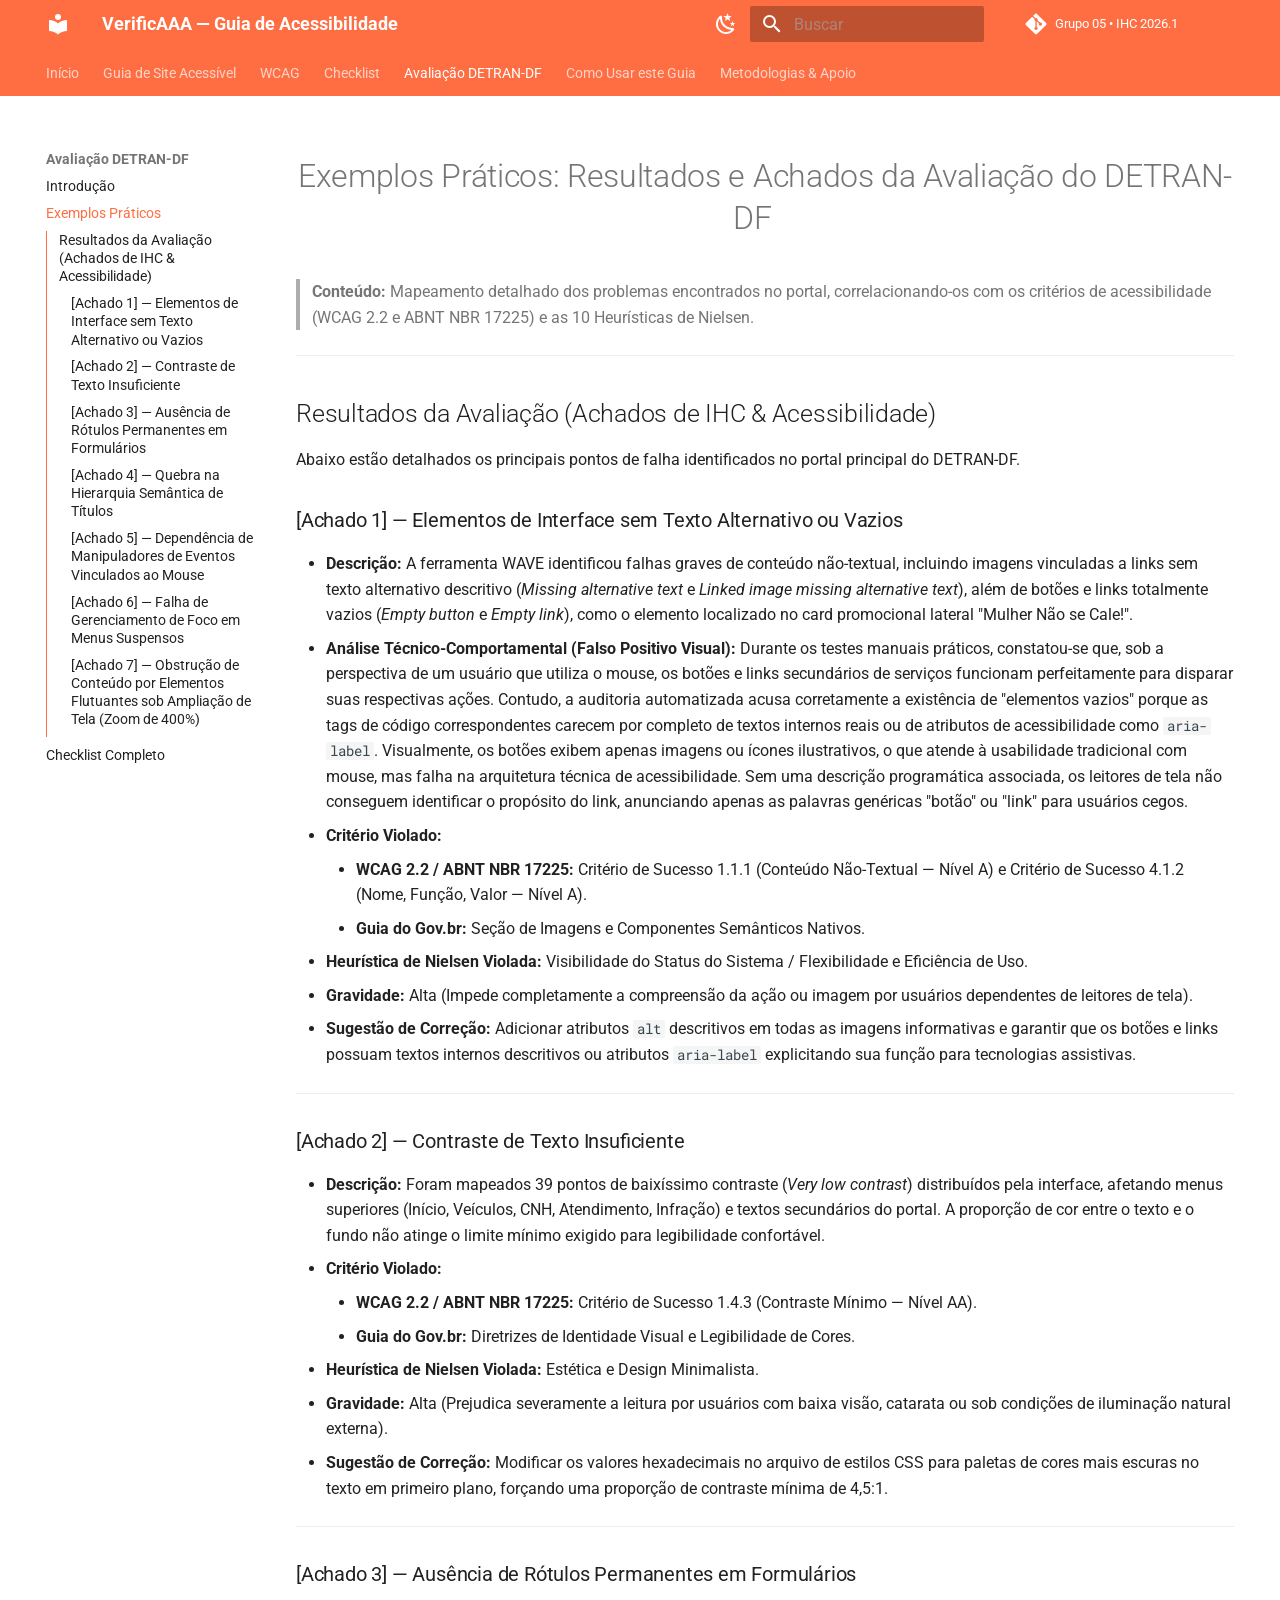
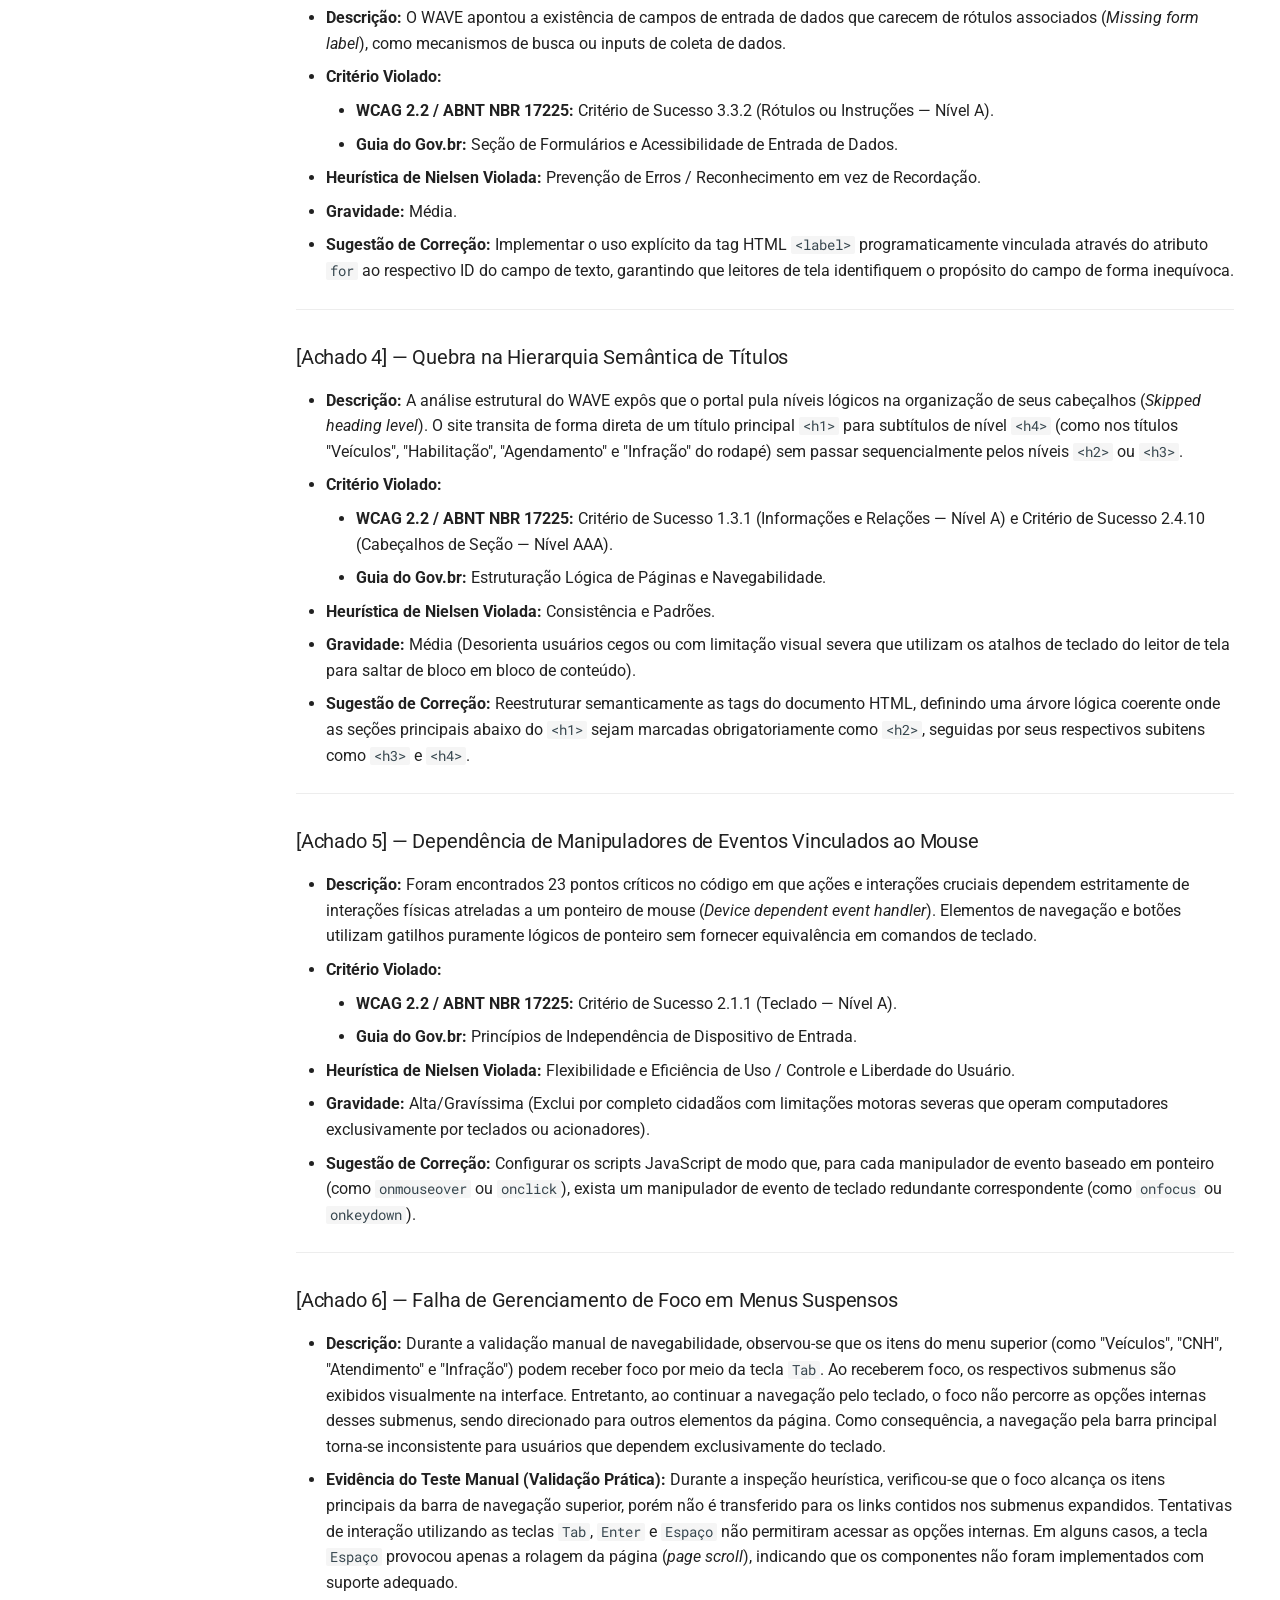
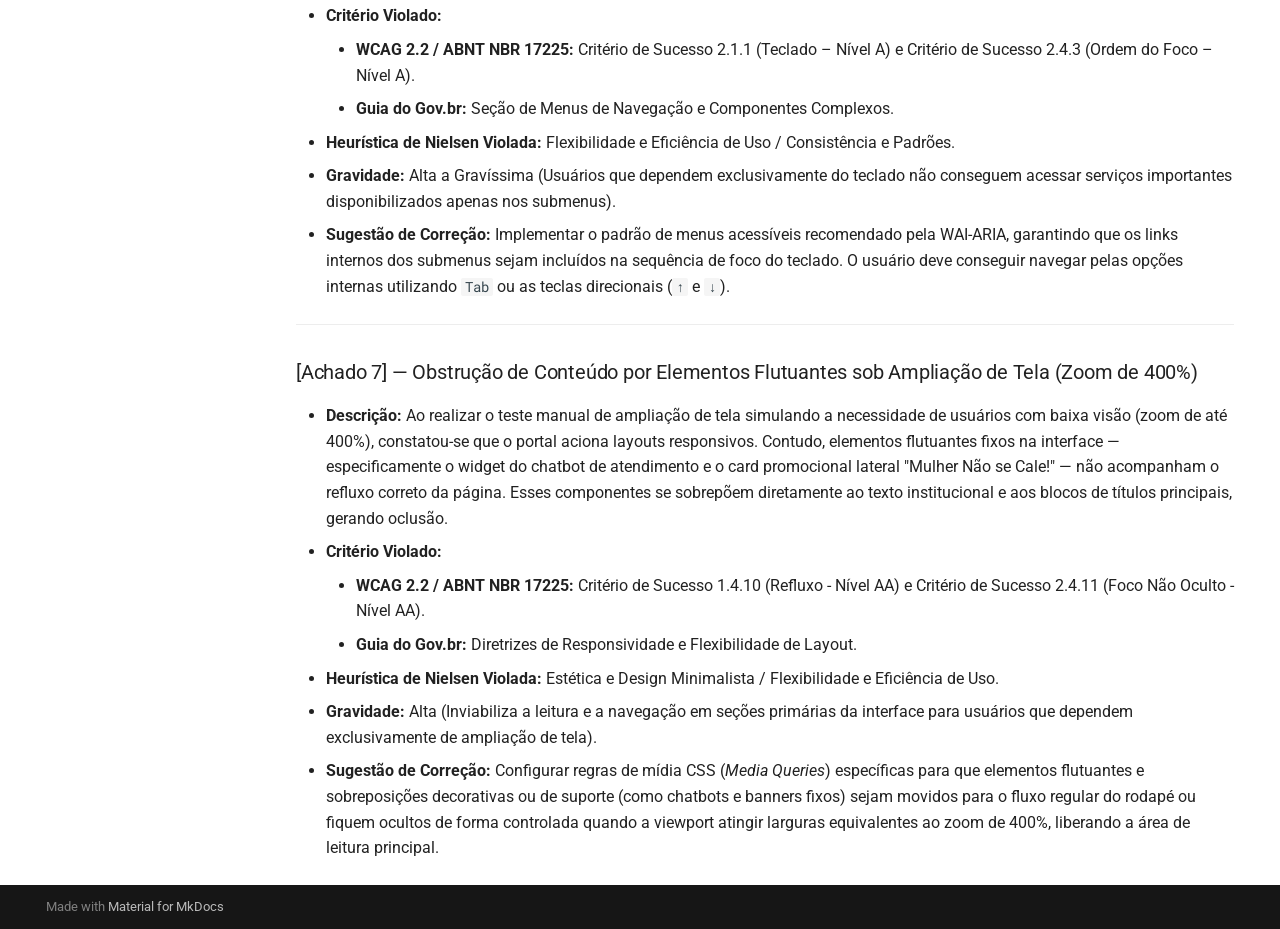
<file: avaliacao/exemplos_praticos/index.html>
<!doctype html>
<html lang="pt" class="no-js">
  <head>
    
      <meta charset="utf-8">
      <meta name="viewport" content="width=device-width,initial-scale=1">
      
        <meta name="description" content="Guia prático alinhado à WCAG 2.2, ABNT NBR 17225/17060 e Gov.br">
      
      
      
        <link rel="canonical" href="https://unb-ihc.github.io/IHC_2026.1_Grupo05/avaliacao/exemplos_praticos/">
      
      
        <link rel="prev" href="../introducao/">
      
      
        <link rel="next" href="../checklist/">
      
      
        
      
      
      <link rel="icon" href="../../assets/images/favicon.png">
      <meta name="generator" content="mkdocs-1.6.1, mkdocs-material-9.7.6">
    
    
      
        <title>Exemplos Práticos - VerificAAA — Guia de Acessibilidade</title>
      
    
    
      <link rel="stylesheet" href="../../assets/stylesheets/main.484c7ddc.min.css">
      
        
        <link rel="stylesheet" href="../../assets/stylesheets/palette.ab4e12ef.min.css">
      
      


    
    
      
    
    
      
        
        
        <link rel="preconnect" href="https://fonts.gstatic.com" crossorigin>
        <link rel="stylesheet" href="https://fonts.googleapis.com/css?family=Roboto:300,300i,400,400i,700,700i%7CRoboto+Mono:400,400i,700,700i&display=fallback">
        <style>:root{--md-text-font:"Roboto";--md-code-font:"Roboto Mono"}</style>
      
    
    
      <link rel="stylesheet" href="../../stylesheets/extra.css">
    
    <script>__md_scope=new URL("../..",location),__md_hash=e=>[...e].reduce(((e,_)=>(e<<5)-e+_.charCodeAt(0)),0),__md_get=(e,_=localStorage,t=__md_scope)=>JSON.parse(_.getItem(t.pathname+"."+e)),__md_set=(e,_,t=localStorage,a=__md_scope)=>{try{t.setItem(a.pathname+"."+e,JSON.stringify(_))}catch(e){}}</script>
    
      

    
    
  </head>
  
  
    
    
      
    
    
    
    
    <body dir="ltr" data-md-color-scheme="default" data-md-color-primary="deep-orange" data-md-color-accent="amber">
  
    
    <input class="md-toggle" data-md-toggle="drawer" type="checkbox" id="__drawer" autocomplete="off">
    <input class="md-toggle" data-md-toggle="search" type="checkbox" id="__search" autocomplete="off">
    <label class="md-overlay" for="__drawer"></label>
    <div data-md-component="skip">
      
        
        <a href="#exemplos-praticos-resultados-e-achados-da-avaliacao-do-detran-df" class="md-skip">
          Pular para conteúdo
        </a>
      
    </div>
    <div data-md-component="announce">
      
    </div>
    
    
      

<header class="md-header" data-md-component="header">
  <nav class="md-header__inner md-grid" aria-label="Cabeçalho">
    <a href="../.." title="VerificAAA — Guia de Acessibilidade" class="md-header__button md-logo" aria-label="VerificAAA — Guia de Acessibilidade" data-md-component="logo">
      
  
  <svg xmlns="http://www.w3.org/2000/svg" viewBox="0 0 24 24"><path d="M12 8a3 3 0 0 0 3-3 3 3 0 0 0-3-3 3 3 0 0 0-3 3 3 3 0 0 0 3 3m0 3.54C9.64 9.35 6.5 8 3 8v11c3.5 0 6.64 1.35 9 3.54 2.36-2.19 5.5-3.54 9-3.54V8c-3.5 0-6.64 1.35-9 3.54"/></svg>

    </a>
    <label class="md-header__button md-icon" for="__drawer">
      
      <svg xmlns="http://www.w3.org/2000/svg" viewBox="0 0 24 24"><path d="M3 6h18v2H3zm0 5h18v2H3zm0 5h18v2H3z"/></svg>
    </label>
    <div class="md-header__title" data-md-component="header-title">
      <div class="md-header__ellipsis">
        <div class="md-header__topic">
          <span class="md-ellipsis">
            VerificAAA — Guia de Acessibilidade
          </span>
        </div>
        <div class="md-header__topic" data-md-component="header-topic">
          <span class="md-ellipsis">
            
              Exemplos Práticos
            
          </span>
        </div>
      </div>
    </div>
    
      
        <form class="md-header__option" data-md-component="palette">
  
    
    
    
    <input class="md-option" data-md-color-media="(prefers-color-scheme: light)" data-md-color-scheme="default" data-md-color-primary="deep-orange" data-md-color-accent="amber"  aria-label="Modo escuro"  type="radio" name="__palette" id="__palette_0">
    
      <label class="md-header__button md-icon" title="Modo escuro" for="__palette_1" hidden>
        <svg xmlns="http://www.w3.org/2000/svg" viewBox="0 0 24 24"><path d="m17.75 4.09-2.53 1.94.91 3.06-2.63-1.81-2.63 1.81.91-3.06-2.53-1.94L12.44 4l1.06-3 1.06 3zm3.5 6.91-1.64 1.25.59 1.98-1.7-1.17-1.7 1.17.59-1.98L15.75 11l2.06-.05L18.5 9l.69 1.95zm-2.28 4.95c.83-.08 1.72 1.1 1.19 1.85-.32.45-.66.87-1.08 1.27C15.17 23 8.84 23 4.94 19.07c-3.91-3.9-3.91-10.24 0-14.14.4-.4.82-.76 1.27-1.08.75-.53 1.93.36 1.85 1.19-.27 2.86.69 5.83 2.89 8.02a9.96 9.96 0 0 0 8.02 2.89m-1.64 2.02a12.08 12.08 0 0 1-7.8-3.47c-2.17-2.19-3.33-5-3.49-7.82-2.81 3.14-2.7 7.96.31 10.98 3.02 3.01 7.84 3.12 10.98.31"/></svg>
      </label>
    
  
    
    
    
    <input class="md-option" data-md-color-media="(prefers-color-scheme: dark)" data-md-color-scheme="slate" data-md-color-primary="deep-orange" data-md-color-accent="amber"  aria-label="Modo claro"  type="radio" name="__palette" id="__palette_1">
    
      <label class="md-header__button md-icon" title="Modo claro" for="__palette_0" hidden>
        <svg xmlns="http://www.w3.org/2000/svg" viewBox="0 0 24 24"><path d="M12 7a5 5 0 0 1 5 5 5 5 0 0 1-5 5 5 5 0 0 1-5-5 5 5 0 0 1 5-5m0 2a3 3 0 0 0-3 3 3 3 0 0 0 3 3 3 3 0 0 0 3-3 3 3 0 0 0-3-3m0-7 2.39 3.42C13.65 5.15 12.84 5 12 5s-1.65.15-2.39.42zM3.34 7l4.16-.35A7.2 7.2 0 0 0 5.94 8.5c-.44.74-.69 1.5-.83 2.29zm.02 10 1.76-3.77a7.131 7.131 0 0 0 2.38 4.14zM20.65 7l-1.77 3.79a7.02 7.02 0 0 0-2.38-4.15zm-.01 10-4.14.36c.59-.51 1.12-1.14 1.54-1.86.42-.73.69-1.5.83-2.29zM12 22l-2.41-3.44c.74.27 1.55.44 2.41.44.82 0 1.63-.17 2.37-.44z"/></svg>
      </label>
    
  
</form>
      
    
    
      <script>var palette=__md_get("__palette");if(palette&&palette.color){if("(prefers-color-scheme)"===palette.color.media){var media=matchMedia("(prefers-color-scheme: light)"),input=document.querySelector(media.matches?"[data-md-color-media='(prefers-color-scheme: light)']":"[data-md-color-media='(prefers-color-scheme: dark)']");palette.color.media=input.getAttribute("data-md-color-media"),palette.color.scheme=input.getAttribute("data-md-color-scheme"),palette.color.primary=input.getAttribute("data-md-color-primary"),palette.color.accent=input.getAttribute("data-md-color-accent")}for(var[key,value]of Object.entries(palette.color))document.body.setAttribute("data-md-color-"+key,value)}</script>
    
    
    
      
      
        <label class="md-header__button md-icon" for="__search">
          
          <svg xmlns="http://www.w3.org/2000/svg" viewBox="0 0 24 24"><path d="M9.5 3A6.5 6.5 0 0 1 16 9.5c0 1.61-.59 3.09-1.56 4.23l.27.27h.79l5 5-1.5 1.5-5-5v-.79l-.27-.27A6.52 6.52 0 0 1 9.5 16 6.5 6.5 0 0 1 3 9.5 6.5 6.5 0 0 1 9.5 3m0 2C7 5 5 7 5 9.5S7 14 9.5 14 14 12 14 9.5 12 5 9.5 5"/></svg>
        </label>
        <div class="md-search" data-md-component="search" role="dialog">
  <label class="md-search__overlay" for="__search"></label>
  <div class="md-search__inner" role="search">
    <form class="md-search__form" name="search">
      <input type="text" class="md-search__input" name="query" aria-label="Buscar" placeholder="Buscar" autocapitalize="off" autocorrect="off" autocomplete="off" spellcheck="false" data-md-component="search-query" required>
      <label class="md-search__icon md-icon" for="__search">
        
        <svg xmlns="http://www.w3.org/2000/svg" viewBox="0 0 24 24"><path d="M9.5 3A6.5 6.5 0 0 1 16 9.5c0 1.61-.59 3.09-1.56 4.23l.27.27h.79l5 5-1.5 1.5-5-5v-.79l-.27-.27A6.52 6.52 0 0 1 9.5 16 6.5 6.5 0 0 1 3 9.5 6.5 6.5 0 0 1 9.5 3m0 2C7 5 5 7 5 9.5S7 14 9.5 14 14 12 14 9.5 12 5 9.5 5"/></svg>
        
        <svg xmlns="http://www.w3.org/2000/svg" viewBox="0 0 24 24"><path d="M20 11v2H8l5.5 5.5-1.42 1.42L4.16 12l7.92-7.92L13.5 5.5 8 11z"/></svg>
      </label>
      <nav class="md-search__options" aria-label="Pesquisar">
        
        <button type="reset" class="md-search__icon md-icon" title="Limpar" aria-label="Limpar" tabindex="-1">
          
          <svg xmlns="http://www.w3.org/2000/svg" viewBox="0 0 24 24"><path d="M19 6.41 17.59 5 12 10.59 6.41 5 5 6.41 10.59 12 5 17.59 6.41 19 12 13.41 17.59 19 19 17.59 13.41 12z"/></svg>
        </button>
      </nav>
      
        <div class="md-search__suggest" data-md-component="search-suggest"></div>
      
    </form>
    <div class="md-search__output">
      <div class="md-search__scrollwrap" tabindex="0" data-md-scrollfix>
        <div class="md-search-result" data-md-component="search-result">
          <div class="md-search-result__meta">
            Inicializando busca
          </div>
          <ol class="md-search-result__list" role="presentation"></ol>
        </div>
      </div>
    </div>
  </div>
</div>
      
    
    
      <div class="md-header__source">
        <a href="https://github.com/UnB-IHC/IHC_2026.1_Grupo05" title="Ir para repositório" class="md-source" data-md-component="source">
  <div class="md-source__icon md-icon">
    
    <svg xmlns="http://www.w3.org/2000/svg" viewBox="0 0 448 512"><!--! Font Awesome Free 7.1.0 by @fontawesome - https://fontawesome.com License - https://fontawesome.com/license/free (Icons: CC BY 4.0, Fonts: SIL OFL 1.1, Code: MIT License) Copyright 2025 Fonticons, Inc.--><path d="M439.6 236.1 244 40.5c-5.4-5.5-12.8-8.5-20.4-8.5s-15 3-20.4 8.4L162.5 81l51.5 51.5c27.1-9.1 52.7 16.8 43.4 43.7l49.7 49.7c34.2-11.8 61.2 31 35.5 56.7-26.5 26.5-70.2-2.9-56-37.3L240.3 199v121.9c25.3 12.5 22.3 41.8 9.1 55-6.4 6.4-15.2 10.1-24.3 10.1s-17.8-3.6-24.3-10.1c-17.6-17.6-11.1-46.9 11.2-56v-123c-20.8-8.5-24.6-30.7-18.6-45L142.6 101 8.5 235.1C3 240.6 0 247.9 0 255.5s3 15 8.5 20.4l195.6 195.7c5.4 5.4 12.7 8.4 20.4 8.4s15-3 20.4-8.4l194.7-194.7c5.4-5.4 8.4-12.8 8.4-20.4s-3-15-8.4-20.4"/></svg>
  </div>
  <div class="md-source__repository">
    Grupo 05 • IHC 2026.1
  </div>
</a>
      </div>
    
  </nav>
  
</header>
    
    <div class="md-container" data-md-component="container">
      
      
        
          
            
<nav class="md-tabs" aria-label="Abas" data-md-component="tabs">
  <div class="md-grid">
    <ul class="md-tabs__list">
      
        
  
  
  
  
    <li class="md-tabs__item">
      <a href="../.." class="md-tabs__link">
        
  
  
    
  
  Início

      </a>
    </li>
  

      
        
  
  
  
  
    <li class="md-tabs__item">
      <a href="../../guia/site_acessivel/" class="md-tabs__link">
        
  
  
    
  
  Guia de Site Acessível

      </a>
    </li>
  

      
        
  
  
  
  
    <li class="md-tabs__item">
      <a href="../../wcag/" class="md-tabs__link">
        
  
  
    
  
  WCAG

      </a>
    </li>
  

      
        
  
  
  
  
    
    
      <li class="md-tabs__item">
        <a href="../../design/design/" class="md-tabs__link">
          
  
  
  Checklist

        </a>
      </li>
    
  

      
        
  
  
  
    
  
  
    
    
      <li class="md-tabs__item md-tabs__item--active">
        <a href="../introducao/" class="md-tabs__link">
          
  
  
  Avaliação DETRAN-DF

        </a>
      </li>
    
  

      
        
  
  
  
  
    <li class="md-tabs__item">
      <a href="../../comUsar/comoUsar.md" class="md-tabs__link">
        
  
  
    
  
  Como Usar este Guia

      </a>
    </li>
  

      
        
  
  
  
  
    
    
      <li class="md-tabs__item">
        <a href="../../tools/ferramentas/" class="md-tabs__link">
          
  
  
  Metodologias & Apoio

        </a>
      </li>
    
  

      
    </ul>
  </div>
</nav>
          
        
      
      <main class="md-main" data-md-component="main">
        <div class="md-main__inner md-grid">
          
            
              
              <div class="md-sidebar md-sidebar--primary" data-md-component="sidebar" data-md-type="navigation" >
                <div class="md-sidebar__scrollwrap">
                  <div class="md-sidebar__inner">
                    


  


  

<nav class="md-nav md-nav--primary md-nav--lifted md-nav--integrated" aria-label="Navegação" data-md-level="0">
  <label class="md-nav__title" for="__drawer">
    <a href="../.." title="VerificAAA — Guia de Acessibilidade" class="md-nav__button md-logo" aria-label="VerificAAA — Guia de Acessibilidade" data-md-component="logo">
      
  
  <svg xmlns="http://www.w3.org/2000/svg" viewBox="0 0 24 24"><path d="M12 8a3 3 0 0 0 3-3 3 3 0 0 0-3-3 3 3 0 0 0-3 3 3 3 0 0 0 3 3m0 3.54C9.64 9.35 6.5 8 3 8v11c3.5 0 6.64 1.35 9 3.54 2.36-2.19 5.5-3.54 9-3.54V8c-3.5 0-6.64 1.35-9 3.54"/></svg>

    </a>
    VerificAAA — Guia de Acessibilidade
  </label>
  
    <div class="md-nav__source">
      <a href="https://github.com/UnB-IHC/IHC_2026.1_Grupo05" title="Ir para repositório" class="md-source" data-md-component="source">
  <div class="md-source__icon md-icon">
    
    <svg xmlns="http://www.w3.org/2000/svg" viewBox="0 0 448 512"><!--! Font Awesome Free 7.1.0 by @fontawesome - https://fontawesome.com License - https://fontawesome.com/license/free (Icons: CC BY 4.0, Fonts: SIL OFL 1.1, Code: MIT License) Copyright 2025 Fonticons, Inc.--><path d="M439.6 236.1 244 40.5c-5.4-5.5-12.8-8.5-20.4-8.5s-15 3-20.4 8.4L162.5 81l51.5 51.5c27.1-9.1 52.7 16.8 43.4 43.7l49.7 49.7c34.2-11.8 61.2 31 35.5 56.7-26.5 26.5-70.2-2.9-56-37.3L240.3 199v121.9c25.3 12.5 22.3 41.8 9.1 55-6.4 6.4-15.2 10.1-24.3 10.1s-17.8-3.6-24.3-10.1c-17.6-17.6-11.1-46.9 11.2-56v-123c-20.8-8.5-24.6-30.7-18.6-45L142.6 101 8.5 235.1C3 240.6 0 247.9 0 255.5s3 15 8.5 20.4l195.6 195.7c5.4 5.4 12.7 8.4 20.4 8.4s15-3 20.4-8.4l194.7-194.7c5.4-5.4 8.4-12.8 8.4-20.4s-3-15-8.4-20.4"/></svg>
  </div>
  <div class="md-source__repository">
    Grupo 05 • IHC 2026.1
  </div>
</a>
    </div>
  
  <ul class="md-nav__list" data-md-scrollfix>
    
      
      
  
  
  
  
    <li class="md-nav__item">
      <a href="../.." class="md-nav__link">
        
  
  
  <span class="md-ellipsis">
    
  
    Início
  

    
  </span>
  
  

      </a>
    </li>
  

    
      
      
  
  
  
  
    <li class="md-nav__item">
      <a href="../../guia/site_acessivel/" class="md-nav__link">
        
  
  
  <span class="md-ellipsis">
    
  
    Guia de Site Acessível
  

    
  </span>
  
  

      </a>
    </li>
  

    
      
      
  
  
  
  
    <li class="md-nav__item">
      <a href="../../wcag/" class="md-nav__link">
        
  
  
  <span class="md-ellipsis">
    
  
    WCAG
  

    
  </span>
  
  

      </a>
    </li>
  

    
      
      
  
  
  
  
    
    
    
    
      
      
        
      
    
    
    <li class="md-nav__item md-nav__item--nested">
      
        
        
        <input class="md-nav__toggle md-toggle " type="checkbox" id="__nav_4" >
        
          
          <label class="md-nav__link" for="__nav_4" id="__nav_4_label" tabindex="0">
            
  
  
  <span class="md-ellipsis">
    
  
    Checklist
  

    
  </span>
  
  

            <span class="md-nav__icon md-icon"></span>
          </label>
        
        <nav class="md-nav" data-md-level="1" aria-labelledby="__nav_4_label" aria-expanded="false">
          <label class="md-nav__title" for="__nav_4">
            <span class="md-nav__icon md-icon"></span>
            
  
    Checklist
  

          </label>
          <ul class="md-nav__list" data-md-scrollfix>
            
              
                
  
  
  
  
    <li class="md-nav__item">
      <a href="../../design/design/" class="md-nav__link">
        
  
  
  <span class="md-ellipsis">
    
  
    Design
  

    
  </span>
  
  

      </a>
    </li>
  

              
            
              
                
  
  
  
  
    <li class="md-nav__item">
      <a href="../../devWeb/non_text_content/" class="md-nav__link">
        
  
  
  <span class="md-ellipsis">
    
  
    Desenvolvimento Web
  

    
  </span>
  
  

      </a>
    </li>
  

              
            
              
                
  
  
  
  
    <li class="md-nav__item">
      <a href="../../geracaoConteudo/conteudo/" class="md-nav__link">
        
  
  
  <span class="md-ellipsis">
    
  
    Produção de Conteúdo
  

    
  </span>
  
  

      </a>
    </li>
  

              
            
          </ul>
        </nav>
      
    </li>
  

    
      
      
  
  
    
  
  
  
    
    
    
    
      
        
        
      
      
        
      
    
    
    <li class="md-nav__item md-nav__item--active md-nav__item--section md-nav__item--nested">
      
        
        
        <input class="md-nav__toggle md-toggle " type="checkbox" id="__nav_5" checked>
        
          
          <label class="md-nav__link" for="__nav_5" id="__nav_5_label" tabindex="">
            
  
  
  <span class="md-ellipsis">
    
  
    Avaliação DETRAN-DF
  

    
  </span>
  
  

            <span class="md-nav__icon md-icon"></span>
          </label>
        
        <nav class="md-nav" data-md-level="1" aria-labelledby="__nav_5_label" aria-expanded="true">
          <label class="md-nav__title" for="__nav_5">
            <span class="md-nav__icon md-icon"></span>
            
  
    Avaliação DETRAN-DF
  

          </label>
          <ul class="md-nav__list" data-md-scrollfix>
            
              
                
  
  
  
  
    <li class="md-nav__item">
      <a href="../introducao/" class="md-nav__link">
        
  
  
  <span class="md-ellipsis">
    
  
    Introdução
  

    
  </span>
  
  

      </a>
    </li>
  

              
            
              
                
  
  
    
  
  
  
    <li class="md-nav__item md-nav__item--active">
      
      <input class="md-nav__toggle md-toggle" type="checkbox" id="__toc">
      
      
        
      
      
        <label class="md-nav__link md-nav__link--active" for="__toc">
          
  
  
  <span class="md-ellipsis">
    
  
    Exemplos Práticos
  

    
  </span>
  
  

          <span class="md-nav__icon md-icon"></span>
        </label>
      
      <a href="./" class="md-nav__link md-nav__link--active">
        
  
  
  <span class="md-ellipsis">
    
  
    Exemplos Práticos
  

    
  </span>
  
  

      </a>
      
        

<nav class="md-nav md-nav--secondary" aria-label="Índice">
  
  
  
    
  
  
    <label class="md-nav__title" for="__toc">
      <span class="md-nav__icon md-icon"></span>
      Índice
    </label>
    <ul class="md-nav__list" data-md-component="toc" data-md-scrollfix>
      
        <li class="md-nav__item">
  <a href="#resultados-da-avaliacao-achados-de-ihc-acessibilidade" class="md-nav__link">
    <span class="md-ellipsis">
      
        Resultados da Avaliação (Achados de IHC &amp; Acessibilidade)
      
    </span>
  </a>
  
    <nav class="md-nav" aria-label="Resultados da Avaliação (Achados de IHC &amp; Acessibilidade)">
      <ul class="md-nav__list">
        
          <li class="md-nav__item">
  <a href="#achado-1-elementos-de-interface-sem-texto-alternativo-ou-vazios" class="md-nav__link">
    <span class="md-ellipsis">
      
        [Achado 1] — Elementos de Interface sem Texto Alternativo ou Vazios
      
    </span>
  </a>
  
</li>
        
          <li class="md-nav__item">
  <a href="#achado-2-contraste-de-texto-insuficiente" class="md-nav__link">
    <span class="md-ellipsis">
      
        [Achado 2] — Contraste de Texto Insuficiente
      
    </span>
  </a>
  
</li>
        
          <li class="md-nav__item">
  <a href="#achado-3-ausencia-de-rotulos-permanentes-em-formularios" class="md-nav__link">
    <span class="md-ellipsis">
      
        [Achado 3] — Ausência de Rótulos Permanentes em Formulários
      
    </span>
  </a>
  
</li>
        
          <li class="md-nav__item">
  <a href="#achado-4-quebra-na-hierarquia-semantica-de-titulos" class="md-nav__link">
    <span class="md-ellipsis">
      
        [Achado 4] — Quebra na Hierarquia Semântica de Títulos
      
    </span>
  </a>
  
</li>
        
          <li class="md-nav__item">
  <a href="#achado-5-dependencia-de-manipuladores-de-eventos-vinculados-ao-mouse" class="md-nav__link">
    <span class="md-ellipsis">
      
        [Achado 5] — Dependência de Manipuladores de Eventos Vinculados ao Mouse
      
    </span>
  </a>
  
</li>
        
          <li class="md-nav__item">
  <a href="#achado-6-falha-de-gerenciamento-de-foco-em-menus-suspensos" class="md-nav__link">
    <span class="md-ellipsis">
      
        [Achado 6] — Falha de Gerenciamento de Foco em Menus Suspensos
      
    </span>
  </a>
  
</li>
        
          <li class="md-nav__item">
  <a href="#achado-7-obstrucao-de-conteudo-por-elementos-flutuantes-sob-ampliacao-de-tela-zoom-de-400" class="md-nav__link">
    <span class="md-ellipsis">
      
        [Achado 7] — Obstrução de Conteúdo por Elementos Flutuantes sob Ampliação de Tela (Zoom de 400%)
      
    </span>
  </a>
  
</li>
        
      </ul>
    </nav>
  
</li>
      
    </ul>
  
</nav>
      
    </li>
  

              
            
              
                
  
  
  
  
    <li class="md-nav__item">
      <a href="../checklist/" class="md-nav__link">
        
  
  
  <span class="md-ellipsis">
    
  
    Checklist Completo
  

    
  </span>
  
  

      </a>
    </li>
  

              
            
          </ul>
        </nav>
      
    </li>
  

    
      
      
  
  
  
  
    <li class="md-nav__item">
      <a href="../../comUsar/comoUsar.md" class="md-nav__link">
        
  
  
  <span class="md-ellipsis">
    
  
    Como Usar este Guia
  

    
  </span>
  
  

      </a>
    </li>
  

    
      
      
  
  
  
  
    
    
    
    
      
      
        
      
    
    
    <li class="md-nav__item md-nav__item--nested">
      
        
        
        <input class="md-nav__toggle md-toggle " type="checkbox" id="__nav_7" >
        
          
          <label class="md-nav__link" for="__nav_7" id="__nav_7_label" tabindex="0">
            
  
  
  <span class="md-ellipsis">
    
  
    Metodologias & Apoio
  

    
  </span>
  
  

            <span class="md-nav__icon md-icon"></span>
          </label>
        
        <nav class="md-nav" data-md-level="1" aria-labelledby="__nav_7_label" aria-expanded="false">
          <label class="md-nav__title" for="__nav_7">
            <span class="md-nav__icon md-icon"></span>
            
  
    Metodologias & Apoio
  

          </label>
          <ul class="md-nav__list" data-md-scrollfix>
            
              
                
  
  
  
  
    <li class="md-nav__item">
      <a href="../../tools/ferramentas/" class="md-nav__link">
        
  
  
  <span class="md-ellipsis">
    
  
    Ferramentas de Apoio
  

    
  </span>
  
  

      </a>
    </li>
  

              
            
              
                
  
  
  
  
    <li class="md-nav__item">
      <a href="../../metodo/heuristicas/" class="md-nav__link">
        
  
  
  <span class="md-ellipsis">
    
  
    Heurísticas de Nielsen
  

    
  </span>
  
  

      </a>
    </li>
  

              
            
              
                
  
  
  
  
    <li class="md-nav__item">
      <a href="../../gestaoProjeto/gestaoProjeto/" class="md-nav__link">
        
  
  
  <span class="md-ellipsis">
    
  
    Gestão do Projeto
  

    
  </span>
  
  

      </a>
    </li>
  

              
            
          </ul>
        </nav>
      
    </li>
  

    
  </ul>
</nav>
                  </div>
                </div>
              </div>
            
            
          
          
            <div class="md-content" data-md-component="content">
              
              <article class="md-content__inner md-typeset">
                
                  



<h1 id="exemplos-praticos-resultados-e-achados-da-avaliacao-do-detran-df">Exemplos Práticos: Resultados e Achados da Avaliação do DETRAN-DF<a class="headerlink" href="#exemplos-praticos-resultados-e-achados-da-avaliacao-do-detran-df" title="Permanent link">&para;</a></h1>
<blockquote>
<p><strong>Conteúdo:</strong> Mapeamento detalhado dos problemas encontrados no portal, correlacionando-os com os critérios de acessibilidade (WCAG 2.2 e ABNT NBR 17225) e as 10 Heurísticas de Nielsen.</p>
</blockquote>
<hr />
<h2 id="resultados-da-avaliacao-achados-de-ihc-acessibilidade">Resultados da Avaliação (Achados de IHC &amp; Acessibilidade)<a class="headerlink" href="#resultados-da-avaliacao-achados-de-ihc-acessibilidade" title="Permanent link">&para;</a></h2>
<p>Abaixo estão detalhados os principais pontos de falha identificados no portal principal do DETRAN-DF.</p>
<h3 id="achado-1-elementos-de-interface-sem-texto-alternativo-ou-vazios">[Achado 1] — Elementos de Interface sem Texto Alternativo ou Vazios<a class="headerlink" href="#achado-1-elementos-de-interface-sem-texto-alternativo-ou-vazios" title="Permanent link">&para;</a></h3>
<ul>
<li><strong>Descrição:</strong> A ferramenta WAVE identificou falhas graves de conteúdo não-textual, incluindo imagens vinculadas a links sem texto alternativo descritivo (<em>Missing alternative text</em> e <em>Linked image missing alternative text</em>), além de botões e links totalmente vazios (<em>Empty button</em> e <em>Empty link</em>), como o elemento localizado no card promocional lateral "Mulher Não se Cale!".</li>
<li><strong>Análise Técnico-Comportamental (Falso Positivo Visual):</strong> Durante os testes manuais práticos, constatou-se que, sob a perspectiva de um usuário que utiliza o mouse, os botões e links secundários de serviços funcionam perfeitamente para disparar suas respectivas ações. Contudo, a auditoria automatizada acusa corretamente a existência de "elementos vazios" porque as tags de código correspondentes carecem por completo de textos internos reais ou de atributos de acessibilidade como <code>aria-label</code>. Visualmente, os botões exibem apenas imagens ou ícones ilustrativos, o que atende à usabilidade tradicional com mouse, mas falha na arquitetura técnica de acessibilidade. Sem uma descrição programática associada, os leitores de tela não conseguem identificar o propósito do link, anunciando apenas as palavras genéricas "botão" ou "link" para usuários cegos.</li>
<li><strong>Critério Violado:</strong><ul>
<li><strong>WCAG 2.2 / ABNT NBR 17225:</strong> Critério de Sucesso 1.1.1 (Conteúdo Não-Textual — Nível A) e Critério de Sucesso 4.1.2 (Nome, Função, Valor — Nível A).</li>
<li><strong>Guia do Gov.br:</strong> Seção de Imagens e Componentes Semânticos Nativos.</li>
</ul>
</li>
<li><strong>Heurística de Nielsen Violada:</strong> Visibilidade do Status do Sistema / Flexibilidade e Eficiência de Uso.</li>
<li><strong>Gravidade:</strong> Alta (Impede completamente a compreensão da ação ou imagem por usuários dependentes de leitores de tela).</li>
<li><strong>Sugestão de Correção:</strong> Adicionar atributos <code>alt</code> descritivos em todas as imagens informativas e garantir que os botões e links possuam textos internos descritivos ou atributos <code>aria-label</code> explicitando sua função para tecnologias assistivas.</li>
</ul>
<hr />
<h3 id="achado-2-contraste-de-texto-insuficiente">[Achado 2] — Contraste de Texto Insuficiente<a class="headerlink" href="#achado-2-contraste-de-texto-insuficiente" title="Permanent link">&para;</a></h3>
<ul>
<li><strong>Descrição:</strong> Foram mapeados 39 pontos de baixíssimo contraste (<em>Very low contrast</em>) distribuídos pela interface, afetando menus superiores (Início, Veículos, CNH, Atendimento, Infração) e textos secundários do portal. A proporção de cor entre o texto e o fundo não atinge o limite mínimo exigido para legibilidade confortável.</li>
<li><strong>Critério Violado:</strong><ul>
<li><strong>WCAG 2.2 / ABNT NBR 17225:</strong> Critério de Sucesso 1.4.3 (Contraste Mínimo — Nível AA).</li>
<li><strong>Guia do Gov.br:</strong> Diretrizes de Identidade Visual e Legibilidade de Cores.</li>
</ul>
</li>
<li><strong>Heurística de Nielsen Violada:</strong> Estética e Design Minimalista.</li>
<li><strong>Gravidade:</strong> Alta (Prejudica severamente a leitura por usuários com baixa visão, catarata ou sob condições de iluminação natural externa).</li>
<li><strong>Sugestão de Correção:</strong> Modificar os valores hexadecimais no arquivo de estilos CSS para paletas de cores mais escuras no texto em primeiro plano, forçando uma proporção de contraste mínima de 4,5:1.</li>
</ul>
<hr />
<h3 id="achado-3-ausencia-de-rotulos-permanentes-em-formularios">[Achado 3] — Ausência de Rótulos Permanentes em Formulários<a class="headerlink" href="#achado-3-ausencia-de-rotulos-permanentes-em-formularios" title="Permanent link">&para;</a></h3>
<ul>
<li><strong>Descrição:</strong> O WAVE apontou a existência de campos de entrada de dados que carecem de rótulos associados (<em>Missing form label</em>), como mecanismos de busca ou inputs de coleta de dados.</li>
<li><strong>Critério Violado:</strong><ul>
<li><strong>WCAG 2.2 / ABNT NBR 17225:</strong> Critério de Sucesso 3.3.2 (Rótulos ou Instruções — Nível A).</li>
<li><strong>Guia do Gov.br:</strong> Seção de Formulários e Acessibilidade de Entrada de Dados.</li>
</ul>
</li>
<li><strong>Heurística de Nielsen Violada:</strong> Prevenção de Erros / Reconhecimento em vez de Recordação.</li>
<li><strong>Gravidade:</strong> Média.</li>
<li><strong>Sugestão de Correção:</strong> Implementar o uso explícito da tag HTML <code>&lt;label&gt;</code> programaticamente vinculada através do atributo <code>for</code> ao respectivo ID do campo de texto, garantindo que leitores de tela identifiquem o propósito do campo de forma inequívoca.</li>
</ul>
<hr />
<h3 id="achado-4-quebra-na-hierarquia-semantica-de-titulos">[Achado 4] — Quebra na Hierarquia Semântica de Títulos<a class="headerlink" href="#achado-4-quebra-na-hierarquia-semantica-de-titulos" title="Permanent link">&para;</a></h3>
<ul>
<li><strong>Descrição:</strong> A análise estrutural do WAVE expôs que o portal pula níveis lógicos na organização de seus cabeçalhos (<em>Skipped heading level</em>). O site transita de forma direta de um título principal <code>&lt;h1&gt;</code> para subtítulos de nível <code>&lt;h4&gt;</code> (como nos títulos "Veículos", "Habilitação", "Agendamento" e "Infração" do rodapé) sem passar sequencialmente pelos níveis <code>&lt;h2&gt;</code> ou <code>&lt;h3&gt;</code>.</li>
<li><strong>Critério Violado:</strong><ul>
<li><strong>WCAG 2.2 / ABNT NBR 17225:</strong> Critério de Sucesso 1.3.1 (Informações e Relações — Nível A) e Critério de Sucesso 2.4.10 (Cabeçalhos de Seção — Nível AAA).</li>
<li><strong>Guia do Gov.br:</strong> Estruturação Lógica de Páginas e Navegabilidade.</li>
</ul>
</li>
<li><strong>Heurística de Nielsen Violada:</strong> Consistência e Padrões.</li>
<li><strong>Gravidade:</strong> Média (Desorienta usuários cegos ou com limitação visual severa que utilizam os atalhos de teclado do leitor de tela para saltar de bloco em bloco de conteúdo).</li>
<li><strong>Sugestão de Correção:</strong> Reestruturar semanticamente as tags do documento HTML, definindo uma árvore lógica coerente onde as seções principais abaixo do <code>&lt;h1&gt;</code> sejam marcadas obrigatoriamente como <code>&lt;h2&gt;</code>, seguidas por seus respectivos subitens como <code>&lt;h3&gt;</code> e <code>&lt;h4&gt;</code>.</li>
</ul>
<hr />
<h3 id="achado-5-dependencia-de-manipuladores-de-eventos-vinculados-ao-mouse">[Achado 5] — Dependência de Manipuladores de Eventos Vinculados ao Mouse<a class="headerlink" href="#achado-5-dependencia-de-manipuladores-de-eventos-vinculados-ao-mouse" title="Permanent link">&para;</a></h3>
<ul>
<li><strong>Descrição:</strong> Foram encontrados 23 pontos críticos no código em que ações e interações cruciais dependem estritamente de interações físicas atreladas a um ponteiro de mouse (<em>Device dependent event handler</em>). Elementos de navegação e botões utilizam gatilhos puramente lógicos de ponteiro sem fornecer equivalência em comandos de teclado.</li>
<li><strong>Critério Violado:</strong><ul>
<li><strong>WCAG 2.2 / ABNT NBR 17225:</strong> Critério de Sucesso 2.1.1 (Teclado — Nível A).</li>
<li><strong>Guia do Gov.br:</strong> Princípios de Independência de Dispositivo de Entrada.</li>
</ul>
</li>
<li><strong>Heurística de Nielsen Violada:</strong> Flexibilidade e Eficiência de Uso / Controle e Liberdade do Usuário.</li>
<li><strong>Gravidade:</strong> Alta/Gravíssima (Exclui por completo cidadãos com limitações motoras severas que operam computadores exclusivamente por teclados ou acionadores).</li>
<li><strong>Sugestão de Correção:</strong> Configurar os scripts JavaScript de modo que, para cada manipulador de evento baseado em ponteiro (como <code>onmouseover</code> ou <code>onclick</code>), exista um manipulador de evento de teclado redundante correspondente (como <code>onfocus</code> ou <code>onkeydown</code>).</li>
</ul>
<hr />
<h3 id="achado-6-falha-de-gerenciamento-de-foco-em-menus-suspensos">[Achado 6] — Falha de Gerenciamento de Foco em Menus Suspensos<a class="headerlink" href="#achado-6-falha-de-gerenciamento-de-foco-em-menus-suspensos" title="Permanent link">&para;</a></h3>
<ul>
<li><strong>Descrição:</strong> Durante a validação manual de navegabilidade, observou-se que os itens do menu superior (como "Veículos", "CNH", "Atendimento" e "Infração") podem receber foco por meio da tecla <code>Tab</code>. Ao receberem foco, os respectivos submenus são exibidos visualmente na interface. Entretanto, ao continuar a navegação pelo teclado, o foco não percorre as opções internas desses submenus, sendo direcionado para outros elementos da página. Como consequência, a navegação pela barra principal torna-se inconsistente para usuários que dependem exclusivamente do teclado.</li>
<li><strong>Evidência do Teste Manual (Validação Prática):</strong> Durante a inspeção heurística, verificou-se que o foco alcança os itens principais da barra de navegação superior, porém não é transferido para os links contidos nos submenus expandidos. Tentativas de interação utilizando as teclas <code>Tab</code>, <code>Enter</code> e <code>Espaço</code> não permitiram acessar as opções internas. Em alguns casos, a tecla <code>Espaço</code> provocou apenas a rolagem da página (<em>page scroll</em>), indicando que os componentes não foram implementados com suporte adequado.</li>
<li><strong>Critério Violado:</strong><ul>
<li><strong>WCAG 2.2 / ABNT NBR 17225:</strong> Critério de Sucesso 2.1.1 (Teclado – Nível A) e Critério de Sucesso 2.4.3 (Ordem do Foco – Nível A).</li>
<li><strong>Guia do Gov.br:</strong> Seção de Menus de Navegação e Componentes Complexos.</li>
</ul>
</li>
<li><strong>Heurística de Nielsen Violada:</strong> Flexibilidade e Eficiência de Uso / Consistência e Padrões.</li>
<li><strong>Gravidade:</strong> Alta a Gravíssima (Usuários que dependem exclusivamente do teclado não conseguem acessar serviços importantes disponibilizados apenas nos submenus).</li>
<li><strong>Sugestão de Correção:</strong> Implementar o padrão de menus acessíveis recomendado pela WAI-ARIA, garantindo que os links internos dos submenus sejam incluídos na sequência de foco do teclado. O usuário deve conseguir navegar pelas opções internas utilizando <code>Tab</code> ou as teclas direcionais (<code>↑</code> e <code>↓</code>).</li>
</ul>
<hr />
<h3 id="achado-7-obstrucao-de-conteudo-por-elementos-flutuantes-sob-ampliacao-de-tela-zoom-de-400">[Achado 7] — Obstrução de Conteúdo por Elementos Flutuantes sob Ampliação de Tela (Zoom de 400%)<a class="headerlink" href="#achado-7-obstrucao-de-conteudo-por-elementos-flutuantes-sob-ampliacao-de-tela-zoom-de-400" title="Permanent link">&para;</a></h3>
<ul>
<li><strong>Descrição:</strong> Ao realizar o teste manual de ampliação de tela simulando a necessidade de usuários com baixa visão (zoom de até 400%), constatou-se que o portal aciona layouts responsivos. Contudo, elementos flutuantes fixos na interface — especificamente o widget do chatbot de atendimento e o card promocional lateral "Mulher Não se Cale!" — não acompanham o refluxo correto da página. Esses componentes se sobrepõem diretamente ao texto institucional e aos blocos de títulos principais, gerando oclusão.</li>
<li><strong>Critério Violado:</strong><ul>
<li><strong>WCAG 2.2 / ABNT NBR 17225:</strong> Critério de Sucesso 1.4.10 (Refluxo - Nível AA) e Critério de Sucesso 2.4.11 (Foco Não Oculto - Nível AA).</li>
<li><strong>Guia do Gov.br:</strong> Diretrizes de Responsividade e Flexibilidade de Layout.</li>
</ul>
</li>
<li><strong>Heurística de Nielsen Violada:</strong> Estética e Design Minimalista / Flexibilidade e Eficiência de Uso.</li>
<li><strong>Gravidade:</strong> Alta (Inviabiliza a leitura e a navegação em seções primárias da interface para usuários que dependem exclusivamente de ampliação de tela).</li>
<li><strong>Sugestão de Correção:</strong> Configurar regras de mídia CSS (<em>Media Queries</em>) específicas para que elementos flutuantes e sobreposições decorativas ou de suporte (como chatbots e banners fixos) sejam movidos para o fluxo regular do rodapé ou fiquem ocultos de forma controlada quando a viewport atingir larguras equivalentes ao zoom de 400%, liberando a área de leitura principal.</li>
</ul>












                
              </article>
            </div>
          
          
<script>var target=document.getElementById(location.hash.slice(1));target&&target.name&&(target.checked=target.name.startsWith("__tabbed_"))</script>
        </div>
        
          <button type="button" class="md-top md-icon" data-md-component="top" hidden>
  
  <svg xmlns="http://www.w3.org/2000/svg" viewBox="0 0 24 24"><path d="M13 20h-2V8l-5.5 5.5-1.42-1.42L12 4.16l7.92 7.92-1.42 1.42L13 8z"/></svg>
  Voltar para o topo
</button>
        
      </main>
      
        <footer class="md-footer">
  
  <div class="md-footer-meta md-typeset">
    <div class="md-footer-meta__inner md-grid">
      <div class="md-copyright">
  
  
    Made with
    <a href="https://squidfunk.github.io/mkdocs-material/" target="_blank" rel="noopener">
      Material for MkDocs
    </a>
  
</div>
      
    </div>
  </div>
</footer>
      
    </div>
    <div class="md-dialog" data-md-component="dialog">
      <div class="md-dialog__inner md-typeset"></div>
    </div>
    
    
    
      
      
      <script id="__config" type="application/json">{"annotate": null, "base": "../..", "features": ["navigation.tabs", "navigation.top", "navigation.sections", "content.code.copy", "toc.integrate", "search.highlight", "search.suggest"], "search": "../../assets/javascripts/workers/search.2c215733.min.js", "tags": null, "translations": {"clipboard.copied": "Copiado para \u00e1rea de transfer\u00eancia", "clipboard.copy": "Copiar para \u00e1rea de transfer\u00eancia", "search.result.more.one": "mais 1 nesta p\u00e1gina", "search.result.more.other": "# mais nesta p\u00e1gina", "search.result.none": "Nenhum documento encontrado", "search.result.one": "1 documento encontrado", "search.result.other": "# documentos encontrados", "search.result.placeholder": "Digite para iniciar a busca", "search.result.term.missing": "Ausente", "select.version": "Selecione a vers\u00e3o"}, "version": null}</script>
    
    
      <script src="../../assets/javascripts/bundle.79ae519e.min.js"></script>
      
    
  </body>
</html>
</file>
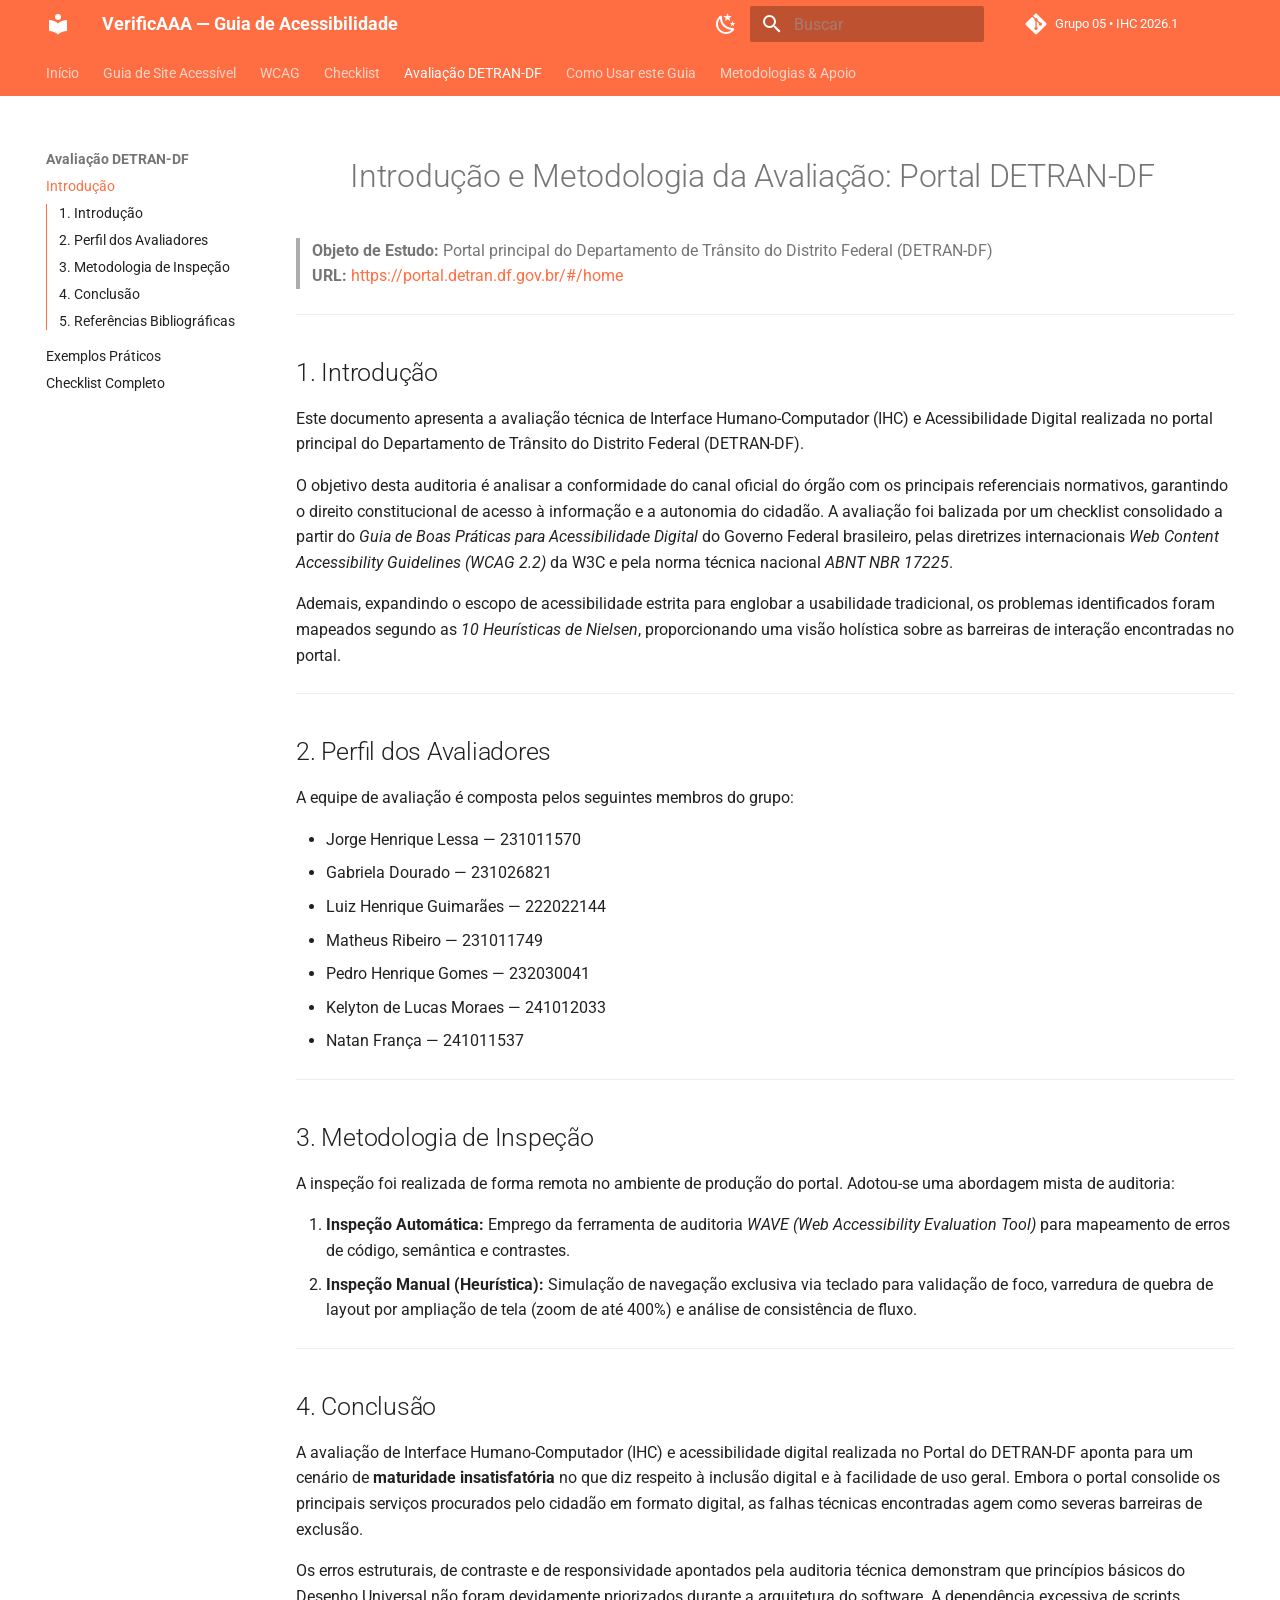
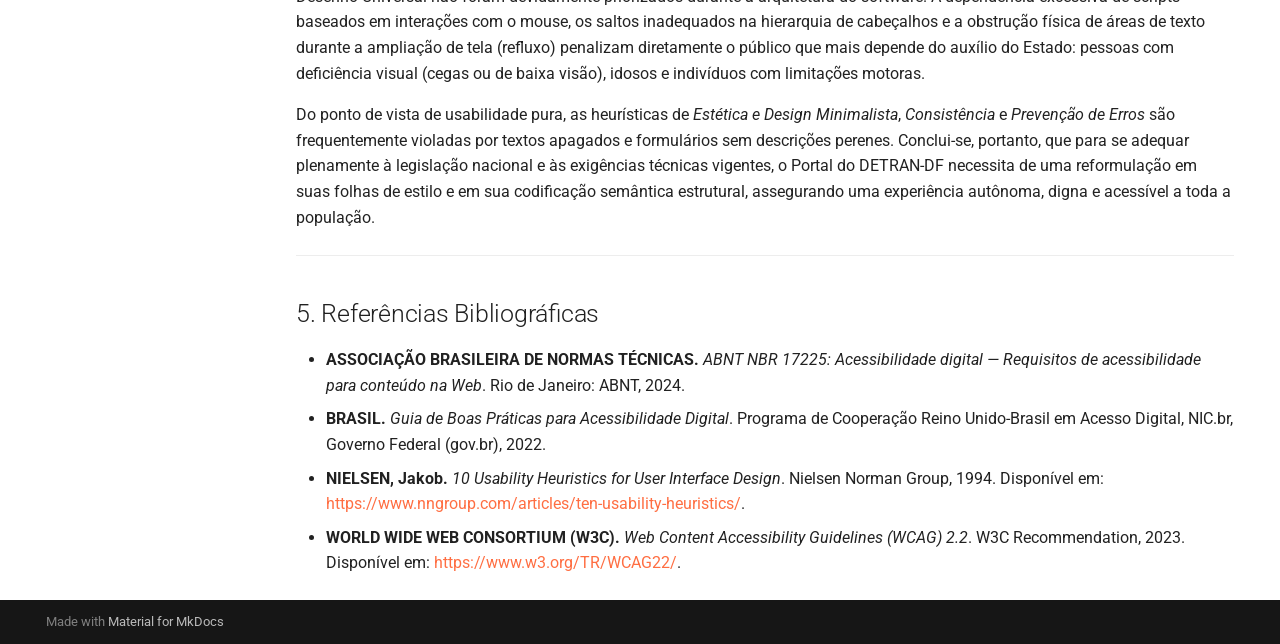
<file: avaliacao/introducao/index.html>
<!doctype html>
<html lang="pt" class="no-js">
  <head>
    
      <meta charset="utf-8">
      <meta name="viewport" content="width=device-width,initial-scale=1">
      
        <meta name="description" content="Guia prático alinhado à WCAG 2.2, ABNT NBR 17225/17060 e Gov.br">
      
      
      
        <link rel="canonical" href="https://unb-ihc.github.io/IHC_2026.1_Grupo05/avaliacao/introducao/">
      
      
        <link rel="prev" href="../../geracaoConteudo/conteudo/">
      
      
        <link rel="next" href="../exemplos_praticos/">
      
      
        
      
      
      <link rel="icon" href="../../assets/images/favicon.png">
      <meta name="generator" content="mkdocs-1.6.1, mkdocs-material-9.7.6">
    
    
      
        <title>Introdução - VerificAAA — Guia de Acessibilidade</title>
      
    
    
      <link rel="stylesheet" href="../../assets/stylesheets/main.484c7ddc.min.css">
      
        
        <link rel="stylesheet" href="../../assets/stylesheets/palette.ab4e12ef.min.css">
      
      


    
    
      
    
    
      
        
        
        <link rel="preconnect" href="https://fonts.gstatic.com" crossorigin>
        <link rel="stylesheet" href="https://fonts.googleapis.com/css?family=Roboto:300,300i,400,400i,700,700i%7CRoboto+Mono:400,400i,700,700i&display=fallback">
        <style>:root{--md-text-font:"Roboto";--md-code-font:"Roboto Mono"}</style>
      
    
    
      <link rel="stylesheet" href="../../stylesheets/extra.css">
    
    <script>__md_scope=new URL("../..",location),__md_hash=e=>[...e].reduce(((e,_)=>(e<<5)-e+_.charCodeAt(0)),0),__md_get=(e,_=localStorage,t=__md_scope)=>JSON.parse(_.getItem(t.pathname+"."+e)),__md_set=(e,_,t=localStorage,a=__md_scope)=>{try{t.setItem(a.pathname+"."+e,JSON.stringify(_))}catch(e){}}</script>
    
      

    
    
  </head>
  
  
    
    
      
    
    
    
    
    <body dir="ltr" data-md-color-scheme="default" data-md-color-primary="deep-orange" data-md-color-accent="amber">
  
    
    <input class="md-toggle" data-md-toggle="drawer" type="checkbox" id="__drawer" autocomplete="off">
    <input class="md-toggle" data-md-toggle="search" type="checkbox" id="__search" autocomplete="off">
    <label class="md-overlay" for="__drawer"></label>
    <div data-md-component="skip">
      
        
        <a href="#introducao-e-metodologia-da-avaliacao-portal-detran-df" class="md-skip">
          Pular para conteúdo
        </a>
      
    </div>
    <div data-md-component="announce">
      
    </div>
    
    
      

<header class="md-header" data-md-component="header">
  <nav class="md-header__inner md-grid" aria-label="Cabeçalho">
    <a href="../.." title="VerificAAA — Guia de Acessibilidade" class="md-header__button md-logo" aria-label="VerificAAA — Guia de Acessibilidade" data-md-component="logo">
      
  
  <svg xmlns="http://www.w3.org/2000/svg" viewBox="0 0 24 24"><path d="M12 8a3 3 0 0 0 3-3 3 3 0 0 0-3-3 3 3 0 0 0-3 3 3 3 0 0 0 3 3m0 3.54C9.64 9.35 6.5 8 3 8v11c3.5 0 6.64 1.35 9 3.54 2.36-2.19 5.5-3.54 9-3.54V8c-3.5 0-6.64 1.35-9 3.54"/></svg>

    </a>
    <label class="md-header__button md-icon" for="__drawer">
      
      <svg xmlns="http://www.w3.org/2000/svg" viewBox="0 0 24 24"><path d="M3 6h18v2H3zm0 5h18v2H3zm0 5h18v2H3z"/></svg>
    </label>
    <div class="md-header__title" data-md-component="header-title">
      <div class="md-header__ellipsis">
        <div class="md-header__topic">
          <span class="md-ellipsis">
            VerificAAA — Guia de Acessibilidade
          </span>
        </div>
        <div class="md-header__topic" data-md-component="header-topic">
          <span class="md-ellipsis">
            
              Introdução
            
          </span>
        </div>
      </div>
    </div>
    
      
        <form class="md-header__option" data-md-component="palette">
  
    
    
    
    <input class="md-option" data-md-color-media="(prefers-color-scheme: light)" data-md-color-scheme="default" data-md-color-primary="deep-orange" data-md-color-accent="amber"  aria-label="Modo escuro"  type="radio" name="__palette" id="__palette_0">
    
      <label class="md-header__button md-icon" title="Modo escuro" for="__palette_1" hidden>
        <svg xmlns="http://www.w3.org/2000/svg" viewBox="0 0 24 24"><path d="m17.75 4.09-2.53 1.94.91 3.06-2.63-1.81-2.63 1.81.91-3.06-2.53-1.94L12.44 4l1.06-3 1.06 3zm3.5 6.91-1.64 1.25.59 1.98-1.7-1.17-1.7 1.17.59-1.98L15.75 11l2.06-.05L18.5 9l.69 1.95zm-2.28 4.95c.83-.08 1.72 1.1 1.19 1.85-.32.45-.66.87-1.08 1.27C15.17 23 8.84 23 4.94 19.07c-3.91-3.9-3.91-10.24 0-14.14.4-.4.82-.76 1.27-1.08.75-.53 1.93.36 1.85 1.19-.27 2.86.69 5.83 2.89 8.02a9.96 9.96 0 0 0 8.02 2.89m-1.64 2.02a12.08 12.08 0 0 1-7.8-3.47c-2.17-2.19-3.33-5-3.49-7.82-2.81 3.14-2.7 7.96.31 10.98 3.02 3.01 7.84 3.12 10.98.31"/></svg>
      </label>
    
  
    
    
    
    <input class="md-option" data-md-color-media="(prefers-color-scheme: dark)" data-md-color-scheme="slate" data-md-color-primary="deep-orange" data-md-color-accent="amber"  aria-label="Modo claro"  type="radio" name="__palette" id="__palette_1">
    
      <label class="md-header__button md-icon" title="Modo claro" for="__palette_0" hidden>
        <svg xmlns="http://www.w3.org/2000/svg" viewBox="0 0 24 24"><path d="M12 7a5 5 0 0 1 5 5 5 5 0 0 1-5 5 5 5 0 0 1-5-5 5 5 0 0 1 5-5m0 2a3 3 0 0 0-3 3 3 3 0 0 0 3 3 3 3 0 0 0 3-3 3 3 0 0 0-3-3m0-7 2.39 3.42C13.65 5.15 12.84 5 12 5s-1.65.15-2.39.42zM3.34 7l4.16-.35A7.2 7.2 0 0 0 5.94 8.5c-.44.74-.69 1.5-.83 2.29zm.02 10 1.76-3.77a7.131 7.131 0 0 0 2.38 4.14zM20.65 7l-1.77 3.79a7.02 7.02 0 0 0-2.38-4.15zm-.01 10-4.14.36c.59-.51 1.12-1.14 1.54-1.86.42-.73.69-1.5.83-2.29zM12 22l-2.41-3.44c.74.27 1.55.44 2.41.44.82 0 1.63-.17 2.37-.44z"/></svg>
      </label>
    
  
</form>
      
    
    
      <script>var palette=__md_get("__palette");if(palette&&palette.color){if("(prefers-color-scheme)"===palette.color.media){var media=matchMedia("(prefers-color-scheme: light)"),input=document.querySelector(media.matches?"[data-md-color-media='(prefers-color-scheme: light)']":"[data-md-color-media='(prefers-color-scheme: dark)']");palette.color.media=input.getAttribute("data-md-color-media"),palette.color.scheme=input.getAttribute("data-md-color-scheme"),palette.color.primary=input.getAttribute("data-md-color-primary"),palette.color.accent=input.getAttribute("data-md-color-accent")}for(var[key,value]of Object.entries(palette.color))document.body.setAttribute("data-md-color-"+key,value)}</script>
    
    
    
      
      
        <label class="md-header__button md-icon" for="__search">
          
          <svg xmlns="http://www.w3.org/2000/svg" viewBox="0 0 24 24"><path d="M9.5 3A6.5 6.5 0 0 1 16 9.5c0 1.61-.59 3.09-1.56 4.23l.27.27h.79l5 5-1.5 1.5-5-5v-.79l-.27-.27A6.52 6.52 0 0 1 9.5 16 6.5 6.5 0 0 1 3 9.5 6.5 6.5 0 0 1 9.5 3m0 2C7 5 5 7 5 9.5S7 14 9.5 14 14 12 14 9.5 12 5 9.5 5"/></svg>
        </label>
        <div class="md-search" data-md-component="search" role="dialog">
  <label class="md-search__overlay" for="__search"></label>
  <div class="md-search__inner" role="search">
    <form class="md-search__form" name="search">
      <input type="text" class="md-search__input" name="query" aria-label="Buscar" placeholder="Buscar" autocapitalize="off" autocorrect="off" autocomplete="off" spellcheck="false" data-md-component="search-query" required>
      <label class="md-search__icon md-icon" for="__search">
        
        <svg xmlns="http://www.w3.org/2000/svg" viewBox="0 0 24 24"><path d="M9.5 3A6.5 6.5 0 0 1 16 9.5c0 1.61-.59 3.09-1.56 4.23l.27.27h.79l5 5-1.5 1.5-5-5v-.79l-.27-.27A6.52 6.52 0 0 1 9.5 16 6.5 6.5 0 0 1 3 9.5 6.5 6.5 0 0 1 9.5 3m0 2C7 5 5 7 5 9.5S7 14 9.5 14 14 12 14 9.5 12 5 9.5 5"/></svg>
        
        <svg xmlns="http://www.w3.org/2000/svg" viewBox="0 0 24 24"><path d="M20 11v2H8l5.5 5.5-1.42 1.42L4.16 12l7.92-7.92L13.5 5.5 8 11z"/></svg>
      </label>
      <nav class="md-search__options" aria-label="Pesquisar">
        
        <button type="reset" class="md-search__icon md-icon" title="Limpar" aria-label="Limpar" tabindex="-1">
          
          <svg xmlns="http://www.w3.org/2000/svg" viewBox="0 0 24 24"><path d="M19 6.41 17.59 5 12 10.59 6.41 5 5 6.41 10.59 12 5 17.59 6.41 19 12 13.41 17.59 19 19 17.59 13.41 12z"/></svg>
        </button>
      </nav>
      
        <div class="md-search__suggest" data-md-component="search-suggest"></div>
      
    </form>
    <div class="md-search__output">
      <div class="md-search__scrollwrap" tabindex="0" data-md-scrollfix>
        <div class="md-search-result" data-md-component="search-result">
          <div class="md-search-result__meta">
            Inicializando busca
          </div>
          <ol class="md-search-result__list" role="presentation"></ol>
        </div>
      </div>
    </div>
  </div>
</div>
      
    
    
      <div class="md-header__source">
        <a href="https://github.com/UnB-IHC/IHC_2026.1_Grupo05" title="Ir para repositório" class="md-source" data-md-component="source">
  <div class="md-source__icon md-icon">
    
    <svg xmlns="http://www.w3.org/2000/svg" viewBox="0 0 448 512"><!--! Font Awesome Free 7.1.0 by @fontawesome - https://fontawesome.com License - https://fontawesome.com/license/free (Icons: CC BY 4.0, Fonts: SIL OFL 1.1, Code: MIT License) Copyright 2025 Fonticons, Inc.--><path d="M439.6 236.1 244 40.5c-5.4-5.5-12.8-8.5-20.4-8.5s-15 3-20.4 8.4L162.5 81l51.5 51.5c27.1-9.1 52.7 16.8 43.4 43.7l49.7 49.7c34.2-11.8 61.2 31 35.5 56.7-26.5 26.5-70.2-2.9-56-37.3L240.3 199v121.9c25.3 12.5 22.3 41.8 9.1 55-6.4 6.4-15.2 10.1-24.3 10.1s-17.8-3.6-24.3-10.1c-17.6-17.6-11.1-46.9 11.2-56v-123c-20.8-8.5-24.6-30.7-18.6-45L142.6 101 8.5 235.1C3 240.6 0 247.9 0 255.5s3 15 8.5 20.4l195.6 195.7c5.4 5.4 12.7 8.4 20.4 8.4s15-3 20.4-8.4l194.7-194.7c5.4-5.4 8.4-12.8 8.4-20.4s-3-15-8.4-20.4"/></svg>
  </div>
  <div class="md-source__repository">
    Grupo 05 • IHC 2026.1
  </div>
</a>
      </div>
    
  </nav>
  
</header>
    
    <div class="md-container" data-md-component="container">
      
      
        
          
            
<nav class="md-tabs" aria-label="Abas" data-md-component="tabs">
  <div class="md-grid">
    <ul class="md-tabs__list">
      
        
  
  
  
  
    <li class="md-tabs__item">
      <a href="../.." class="md-tabs__link">
        
  
  
    
  
  Início

      </a>
    </li>
  

      
        
  
  
  
  
    <li class="md-tabs__item">
      <a href="../../guia/site_acessivel/" class="md-tabs__link">
        
  
  
    
  
  Guia de Site Acessível

      </a>
    </li>
  

      
        
  
  
  
  
    <li class="md-tabs__item">
      <a href="../../wcag/" class="md-tabs__link">
        
  
  
    
  
  WCAG

      </a>
    </li>
  

      
        
  
  
  
  
    
    
      <li class="md-tabs__item">
        <a href="../../design/design/" class="md-tabs__link">
          
  
  
  Checklist

        </a>
      </li>
    
  

      
        
  
  
  
    
  
  
    
    
      <li class="md-tabs__item md-tabs__item--active">
        <a href="./" class="md-tabs__link">
          
  
  
  Avaliação DETRAN-DF

        </a>
      </li>
    
  

      
        
  
  
  
  
    <li class="md-tabs__item">
      <a href="../../comUsar/comoUsar.md" class="md-tabs__link">
        
  
  
    
  
  Como Usar este Guia

      </a>
    </li>
  

      
        
  
  
  
  
    
    
      <li class="md-tabs__item">
        <a href="../../tools/ferramentas/" class="md-tabs__link">
          
  
  
  Metodologias & Apoio

        </a>
      </li>
    
  

      
    </ul>
  </div>
</nav>
          
        
      
      <main class="md-main" data-md-component="main">
        <div class="md-main__inner md-grid">
          
            
              
              <div class="md-sidebar md-sidebar--primary" data-md-component="sidebar" data-md-type="navigation" >
                <div class="md-sidebar__scrollwrap">
                  <div class="md-sidebar__inner">
                    


  


  

<nav class="md-nav md-nav--primary md-nav--lifted md-nav--integrated" aria-label="Navegação" data-md-level="0">
  <label class="md-nav__title" for="__drawer">
    <a href="../.." title="VerificAAA — Guia de Acessibilidade" class="md-nav__button md-logo" aria-label="VerificAAA — Guia de Acessibilidade" data-md-component="logo">
      
  
  <svg xmlns="http://www.w3.org/2000/svg" viewBox="0 0 24 24"><path d="M12 8a3 3 0 0 0 3-3 3 3 0 0 0-3-3 3 3 0 0 0-3 3 3 3 0 0 0 3 3m0 3.54C9.64 9.35 6.5 8 3 8v11c3.5 0 6.64 1.35 9 3.54 2.36-2.19 5.5-3.54 9-3.54V8c-3.5 0-6.64 1.35-9 3.54"/></svg>

    </a>
    VerificAAA — Guia de Acessibilidade
  </label>
  
    <div class="md-nav__source">
      <a href="https://github.com/UnB-IHC/IHC_2026.1_Grupo05" title="Ir para repositório" class="md-source" data-md-component="source">
  <div class="md-source__icon md-icon">
    
    <svg xmlns="http://www.w3.org/2000/svg" viewBox="0 0 448 512"><!--! Font Awesome Free 7.1.0 by @fontawesome - https://fontawesome.com License - https://fontawesome.com/license/free (Icons: CC BY 4.0, Fonts: SIL OFL 1.1, Code: MIT License) Copyright 2025 Fonticons, Inc.--><path d="M439.6 236.1 244 40.5c-5.4-5.5-12.8-8.5-20.4-8.5s-15 3-20.4 8.4L162.5 81l51.5 51.5c27.1-9.1 52.7 16.8 43.4 43.7l49.7 49.7c34.2-11.8 61.2 31 35.5 56.7-26.5 26.5-70.2-2.9-56-37.3L240.3 199v121.9c25.3 12.5 22.3 41.8 9.1 55-6.4 6.4-15.2 10.1-24.3 10.1s-17.8-3.6-24.3-10.1c-17.6-17.6-11.1-46.9 11.2-56v-123c-20.8-8.5-24.6-30.7-18.6-45L142.6 101 8.5 235.1C3 240.6 0 247.9 0 255.5s3 15 8.5 20.4l195.6 195.7c5.4 5.4 12.7 8.4 20.4 8.4s15-3 20.4-8.4l194.7-194.7c5.4-5.4 8.4-12.8 8.4-20.4s-3-15-8.4-20.4"/></svg>
  </div>
  <div class="md-source__repository">
    Grupo 05 • IHC 2026.1
  </div>
</a>
    </div>
  
  <ul class="md-nav__list" data-md-scrollfix>
    
      
      
  
  
  
  
    <li class="md-nav__item">
      <a href="../.." class="md-nav__link">
        
  
  
  <span class="md-ellipsis">
    
  
    Início
  

    
  </span>
  
  

      </a>
    </li>
  

    
      
      
  
  
  
  
    <li class="md-nav__item">
      <a href="../../guia/site_acessivel/" class="md-nav__link">
        
  
  
  <span class="md-ellipsis">
    
  
    Guia de Site Acessível
  

    
  </span>
  
  

      </a>
    </li>
  

    
      
      
  
  
  
  
    <li class="md-nav__item">
      <a href="../../wcag/" class="md-nav__link">
        
  
  
  <span class="md-ellipsis">
    
  
    WCAG
  

    
  </span>
  
  

      </a>
    </li>
  

    
      
      
  
  
  
  
    
    
    
    
      
      
        
      
    
    
    <li class="md-nav__item md-nav__item--nested">
      
        
        
        <input class="md-nav__toggle md-toggle " type="checkbox" id="__nav_4" >
        
          
          <label class="md-nav__link" for="__nav_4" id="__nav_4_label" tabindex="0">
            
  
  
  <span class="md-ellipsis">
    
  
    Checklist
  

    
  </span>
  
  

            <span class="md-nav__icon md-icon"></span>
          </label>
        
        <nav class="md-nav" data-md-level="1" aria-labelledby="__nav_4_label" aria-expanded="false">
          <label class="md-nav__title" for="__nav_4">
            <span class="md-nav__icon md-icon"></span>
            
  
    Checklist
  

          </label>
          <ul class="md-nav__list" data-md-scrollfix>
            
              
                
  
  
  
  
    <li class="md-nav__item">
      <a href="../../design/design/" class="md-nav__link">
        
  
  
  <span class="md-ellipsis">
    
  
    Design
  

    
  </span>
  
  

      </a>
    </li>
  

              
            
              
                
  
  
  
  
    <li class="md-nav__item">
      <a href="../../devWeb/non_text_content/" class="md-nav__link">
        
  
  
  <span class="md-ellipsis">
    
  
    Desenvolvimento Web
  

    
  </span>
  
  

      </a>
    </li>
  

              
            
              
                
  
  
  
  
    <li class="md-nav__item">
      <a href="../../geracaoConteudo/conteudo/" class="md-nav__link">
        
  
  
  <span class="md-ellipsis">
    
  
    Produção de Conteúdo
  

    
  </span>
  
  

      </a>
    </li>
  

              
            
          </ul>
        </nav>
      
    </li>
  

    
      
      
  
  
    
  
  
  
    
    
    
    
      
        
        
      
      
        
      
    
    
    <li class="md-nav__item md-nav__item--active md-nav__item--section md-nav__item--nested">
      
        
        
        <input class="md-nav__toggle md-toggle " type="checkbox" id="__nav_5" checked>
        
          
          <label class="md-nav__link" for="__nav_5" id="__nav_5_label" tabindex="">
            
  
  
  <span class="md-ellipsis">
    
  
    Avaliação DETRAN-DF
  

    
  </span>
  
  

            <span class="md-nav__icon md-icon"></span>
          </label>
        
        <nav class="md-nav" data-md-level="1" aria-labelledby="__nav_5_label" aria-expanded="true">
          <label class="md-nav__title" for="__nav_5">
            <span class="md-nav__icon md-icon"></span>
            
  
    Avaliação DETRAN-DF
  

          </label>
          <ul class="md-nav__list" data-md-scrollfix>
            
              
                
  
  
    
  
  
  
    <li class="md-nav__item md-nav__item--active">
      
      <input class="md-nav__toggle md-toggle" type="checkbox" id="__toc">
      
      
        
      
      
        <label class="md-nav__link md-nav__link--active" for="__toc">
          
  
  
  <span class="md-ellipsis">
    
  
    Introdução
  

    
  </span>
  
  

          <span class="md-nav__icon md-icon"></span>
        </label>
      
      <a href="./" class="md-nav__link md-nav__link--active">
        
  
  
  <span class="md-ellipsis">
    
  
    Introdução
  

    
  </span>
  
  

      </a>
      
        

<nav class="md-nav md-nav--secondary" aria-label="Índice">
  
  
  
    
  
  
    <label class="md-nav__title" for="__toc">
      <span class="md-nav__icon md-icon"></span>
      Índice
    </label>
    <ul class="md-nav__list" data-md-component="toc" data-md-scrollfix>
      
        <li class="md-nav__item">
  <a href="#1-introducao" class="md-nav__link">
    <span class="md-ellipsis">
      
        1. Introdução
      
    </span>
  </a>
  
</li>
      
        <li class="md-nav__item">
  <a href="#2-perfil-dos-avaliadores" class="md-nav__link">
    <span class="md-ellipsis">
      
        2. Perfil dos Avaliadores
      
    </span>
  </a>
  
</li>
      
        <li class="md-nav__item">
  <a href="#3-metodologia-de-inspecao" class="md-nav__link">
    <span class="md-ellipsis">
      
        3. Metodologia de Inspeção
      
    </span>
  </a>
  
</li>
      
        <li class="md-nav__item">
  <a href="#4-conclusao" class="md-nav__link">
    <span class="md-ellipsis">
      
        4. Conclusão
      
    </span>
  </a>
  
</li>
      
        <li class="md-nav__item">
  <a href="#5-referencias-bibliograficas" class="md-nav__link">
    <span class="md-ellipsis">
      
        5. Referências Bibliográficas
      
    </span>
  </a>
  
</li>
      
    </ul>
  
</nav>
      
    </li>
  

              
            
              
                
  
  
  
  
    <li class="md-nav__item">
      <a href="../exemplos_praticos/" class="md-nav__link">
        
  
  
  <span class="md-ellipsis">
    
  
    Exemplos Práticos
  

    
  </span>
  
  

      </a>
    </li>
  

              
            
              
                
  
  
  
  
    <li class="md-nav__item">
      <a href="../checklist/" class="md-nav__link">
        
  
  
  <span class="md-ellipsis">
    
  
    Checklist Completo
  

    
  </span>
  
  

      </a>
    </li>
  

              
            
          </ul>
        </nav>
      
    </li>
  

    
      
      
  
  
  
  
    <li class="md-nav__item">
      <a href="../../comUsar/comoUsar.md" class="md-nav__link">
        
  
  
  <span class="md-ellipsis">
    
  
    Como Usar este Guia
  

    
  </span>
  
  

      </a>
    </li>
  

    
      
      
  
  
  
  
    
    
    
    
      
      
        
      
    
    
    <li class="md-nav__item md-nav__item--nested">
      
        
        
        <input class="md-nav__toggle md-toggle " type="checkbox" id="__nav_7" >
        
          
          <label class="md-nav__link" for="__nav_7" id="__nav_7_label" tabindex="0">
            
  
  
  <span class="md-ellipsis">
    
  
    Metodologias & Apoio
  

    
  </span>
  
  

            <span class="md-nav__icon md-icon"></span>
          </label>
        
        <nav class="md-nav" data-md-level="1" aria-labelledby="__nav_7_label" aria-expanded="false">
          <label class="md-nav__title" for="__nav_7">
            <span class="md-nav__icon md-icon"></span>
            
  
    Metodologias & Apoio
  

          </label>
          <ul class="md-nav__list" data-md-scrollfix>
            
              
                
  
  
  
  
    <li class="md-nav__item">
      <a href="../../tools/ferramentas/" class="md-nav__link">
        
  
  
  <span class="md-ellipsis">
    
  
    Ferramentas de Apoio
  

    
  </span>
  
  

      </a>
    </li>
  

              
            
              
                
  
  
  
  
    <li class="md-nav__item">
      <a href="../../metodo/heuristicas/" class="md-nav__link">
        
  
  
  <span class="md-ellipsis">
    
  
    Heurísticas de Nielsen
  

    
  </span>
  
  

      </a>
    </li>
  

              
            
              
                
  
  
  
  
    <li class="md-nav__item">
      <a href="../../gestaoProjeto/gestaoProjeto/" class="md-nav__link">
        
  
  
  <span class="md-ellipsis">
    
  
    Gestão do Projeto
  

    
  </span>
  
  

      </a>
    </li>
  

              
            
          </ul>
        </nav>
      
    </li>
  

    
  </ul>
</nav>
                  </div>
                </div>
              </div>
            
            
          
          
            <div class="md-content" data-md-component="content">
              
              <article class="md-content__inner md-typeset">
                
                  



<h1 id="introducao-e-metodologia-da-avaliacao-portal-detran-df">Introdução e Metodologia da Avaliação: Portal DETRAN-DF<a class="headerlink" href="#introducao-e-metodologia-da-avaliacao-portal-detran-df" title="Permanent link">&para;</a></h1>
<blockquote>
<p><strong>Objeto de Estudo:</strong> Portal principal do Departamento de Trânsito do Distrito Federal (DETRAN-DF)<br />
<strong>URL:</strong> <a href="https://portal.detran.df.gov.br/#/home">https://portal.detran.df.gov.br/#/home</a></p>
</blockquote>
<hr />
<h2 id="1-introducao">1. Introdução<a class="headerlink" href="#1-introducao" title="Permanent link">&para;</a></h2>
<p>Este documento apresenta a avaliação técnica de Interface Humano-Computador (IHC) e Acessibilidade Digital realizada no portal principal do Departamento de Trânsito do Distrito Federal (DETRAN-DF).</p>
<p>O objetivo desta auditoria é analisar a conformidade do canal oficial do órgão com os principais referenciais normativos, garantindo o direito constitucional de acesso à informação e a autonomia do cidadão. A avaliação foi balizada por um checklist consolidado a partir do <em>Guia de Boas Práticas para Acessibilidade Digital</em> do Governo Federal brasileiro, pelas diretrizes internacionais <em>Web Content Accessibility Guidelines (WCAG 2.2)</em> da W3C e pela norma técnica nacional <em>ABNT NBR 17225</em>.</p>
<p>Ademais, expandindo o escopo de acessibilidade estrita para englobar a usabilidade tradicional, os problemas identificados foram mapeados segundo as <em>10 Heurísticas de Nielsen</em>, proporcionando uma visão holística sobre as barreiras de interação encontradas no portal.</p>
<hr />
<h2 id="2-perfil-dos-avaliadores">2. Perfil dos Avaliadores<a class="headerlink" href="#2-perfil-dos-avaliadores" title="Permanent link">&para;</a></h2>
<p>A equipe de avaliação é composta pelos seguintes membros do grupo:</p>
<ul>
<li>Jorge Henrique Lessa — 231011570</li>
<li>Gabriela Dourado — 231026821</li>
<li>Luiz Henrique Guimarães — 222022144</li>
<li>Matheus Ribeiro — 231011749</li>
<li>Pedro Henrique Gomes — 232030041</li>
<li>Kelyton de Lucas Moraes — 241012033</li>
<li>Natan França — 241011537</li>
</ul>
<hr />
<h2 id="3-metodologia-de-inspecao">3. Metodologia de Inspeção<a class="headerlink" href="#3-metodologia-de-inspecao" title="Permanent link">&para;</a></h2>
<p>A inspeção foi realizada de forma remota no ambiente de produção do portal. Adotou-se uma abordagem mista de auditoria:</p>
<ol>
<li><strong>Inspeção Automática:</strong> Emprego da ferramenta de auditoria <em>WAVE (Web Accessibility Evaluation Tool)</em> para mapeamento de erros de código, semântica e contrastes.</li>
<li><strong>Inspeção Manual (Heurística):</strong> Simulação de navegação exclusiva via teclado para validação de foco, varredura de quebra de layout por ampliação de tela (zoom de até 400%) e análise de consistência de fluxo.</li>
</ol>
<hr />
<h2 id="4-conclusao">4. Conclusão<a class="headerlink" href="#4-conclusao" title="Permanent link">&para;</a></h2>
<p>A avaliação de Interface Humano-Computador (IHC) e acessibilidade digital realizada no Portal do DETRAN-DF aponta para um cenário de <strong>maturidade insatisfatória</strong> no que diz respeito à inclusão digital e à facilidade de uso geral. Embora o portal consolide os principais serviços procurados pelo cidadão em formato digital, as falhas técnicas encontradas agem como severas barreiras de exclusão.</p>
<p>Os erros estruturais, de contraste e de responsividade apontados pela auditoria técnica demonstram que princípios básicos do Desenho Universal não foram devidamente priorizados durante a arquitetura do software. A dependência excessiva de scripts baseados em interações com o mouse, os saltos inadequados na hierarquia de cabeçalhos e a obstrução física de áreas de texto durante a ampliação de tela (refluxo) penalizam diretamente o público que mais depende do auxílio do Estado: pessoas com deficiência visual (cegas ou de baixa visão), idosos e indivíduos com limitações motoras.</p>
<p>Do ponto de vista de usabilidade pura, as heurísticas de <em>Estética e Design Minimalista</em>, <em>Consistência</em> e <em>Prevenção de Erros</em> são frequentemente violadas por textos apagados e formulários sem descrições perenes. Conclui-se, portanto, que para se adequar plenamente à legislação nacional e às exigências técnicas vigentes, o Portal do DETRAN-DF necessita de uma reformulação em suas folhas de estilo e em sua codificação semântica estrutural, assegurando uma experiência autônoma, digna e acessível a toda a população.</p>
<hr />
<h2 id="5-referencias-bibliograficas">5. Referências Bibliográficas<a class="headerlink" href="#5-referencias-bibliograficas" title="Permanent link">&para;</a></h2>
<ul>
<li><strong>ASSOCIAÇÃO BRASILEIRA DE NORMAS TÉCNICAS.</strong> <em>ABNT NBR 17225: Acessibilidade digital — Requisitos de acessibilidade para conteúdo na Web</em>. Rio de Janeiro: ABNT, 2024.</li>
<li><strong>BRASIL.</strong> <em>Guia de Boas Práticas para Acessibilidade Digital</em>. Programa de Cooperação Reino Unido-Brasil em Acesso Digital, NIC.br, Governo Federal (gov.br), 2022.</li>
<li><strong>NIELSEN, Jakob.</strong> <em>10 Usability Heuristics for User Interface Design</em>. Nielsen Norman Group, 1994. Disponível em: <a href="https://www.nngroup.com/articles/ten-usability-heuristics/">https://www.nngroup.com/articles/ten-usability-heuristics/</a>.</li>
<li><strong>WORLD WIDE WEB CONSORTIUM (W3C).</strong> <em>Web Content Accessibility Guidelines (WCAG) 2.2</em>. W3C Recommendation, 2023. Disponível em: <a href="https://www.w3.org/TR/WCAG22/">https://www.w3.org/TR/WCAG22/</a>.</li>
</ul>












                
              </article>
            </div>
          
          
<script>var target=document.getElementById(location.hash.slice(1));target&&target.name&&(target.checked=target.name.startsWith("__tabbed_"))</script>
        </div>
        
          <button type="button" class="md-top md-icon" data-md-component="top" hidden>
  
  <svg xmlns="http://www.w3.org/2000/svg" viewBox="0 0 24 24"><path d="M13 20h-2V8l-5.5 5.5-1.42-1.42L12 4.16l7.92 7.92-1.42 1.42L13 8z"/></svg>
  Voltar para o topo
</button>
        
      </main>
      
        <footer class="md-footer">
  
  <div class="md-footer-meta md-typeset">
    <div class="md-footer-meta__inner md-grid">
      <div class="md-copyright">
  
  
    Made with
    <a href="https://squidfunk.github.io/mkdocs-material/" target="_blank" rel="noopener">
      Material for MkDocs
    </a>
  
</div>
      
    </div>
  </div>
</footer>
      
    </div>
    <div class="md-dialog" data-md-component="dialog">
      <div class="md-dialog__inner md-typeset"></div>
    </div>
    
    
    
      
      
      <script id="__config" type="application/json">{"annotate": null, "base": "../..", "features": ["navigation.tabs", "navigation.top", "navigation.sections", "content.code.copy", "toc.integrate", "search.highlight", "search.suggest"], "search": "../../assets/javascripts/workers/search.2c215733.min.js", "tags": null, "translations": {"clipboard.copied": "Copiado para \u00e1rea de transfer\u00eancia", "clipboard.copy": "Copiar para \u00e1rea de transfer\u00eancia", "search.result.more.one": "mais 1 nesta p\u00e1gina", "search.result.more.other": "# mais nesta p\u00e1gina", "search.result.none": "Nenhum documento encontrado", "search.result.one": "1 documento encontrado", "search.result.other": "# documentos encontrados", "search.result.placeholder": "Digite para iniciar a busca", "search.result.term.missing": "Ausente", "select.version": "Selecione a vers\u00e3o"}, "version": null}</script>
    
    
      <script src="../../assets/javascripts/bundle.79ae519e.min.js"></script>
      
    
  </body>
</html>
</file>
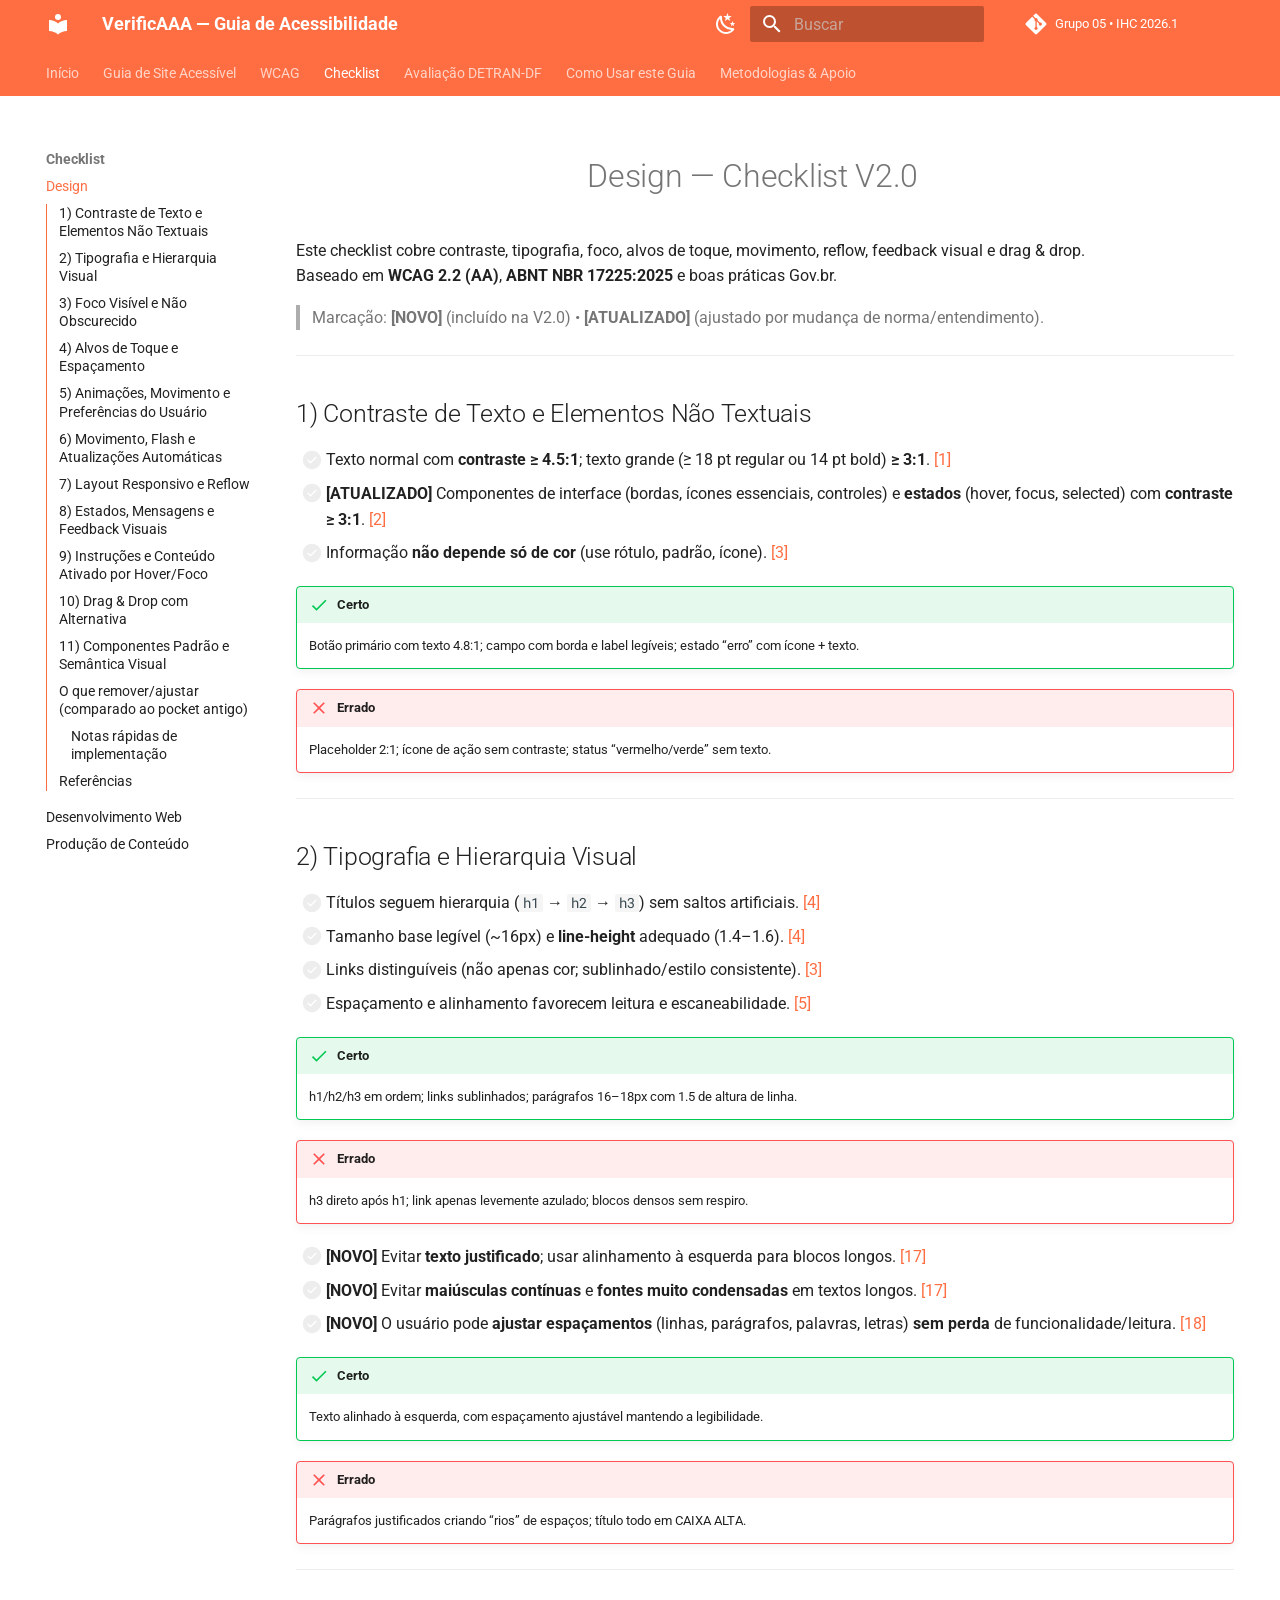
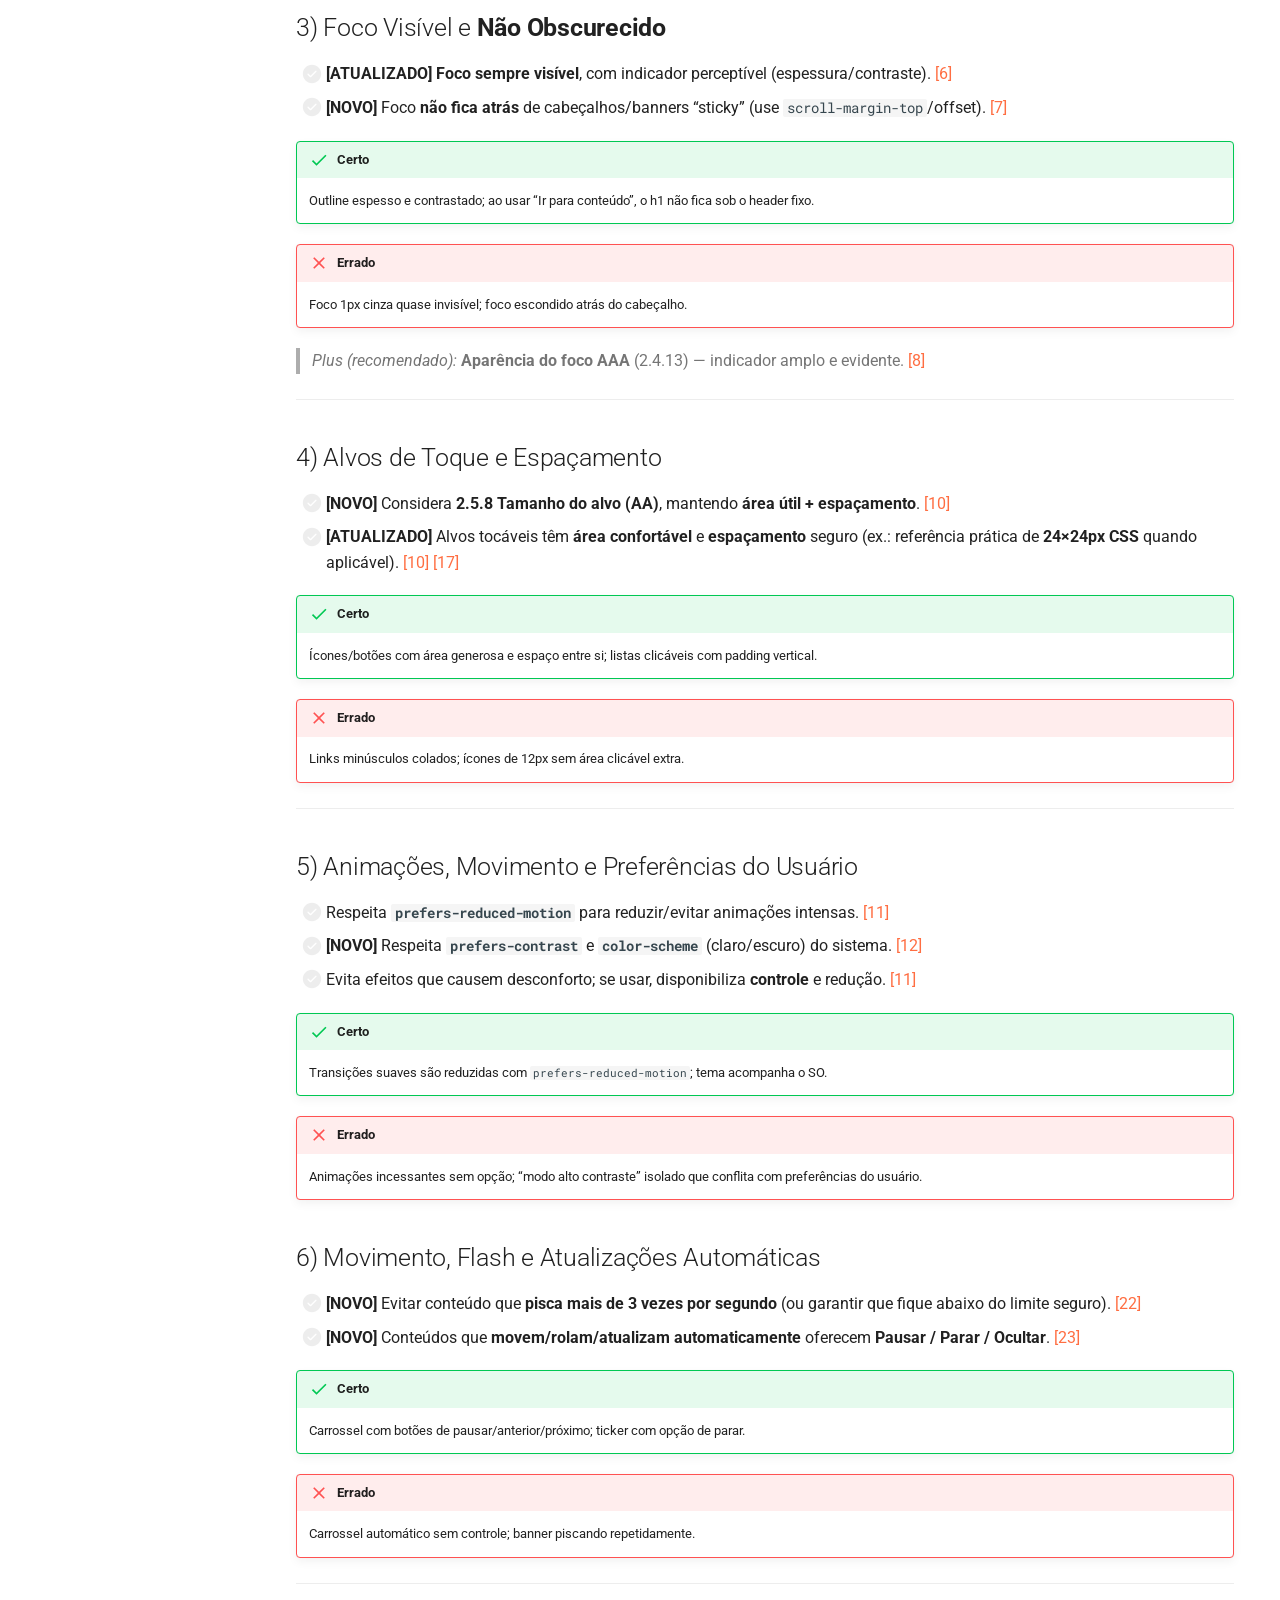
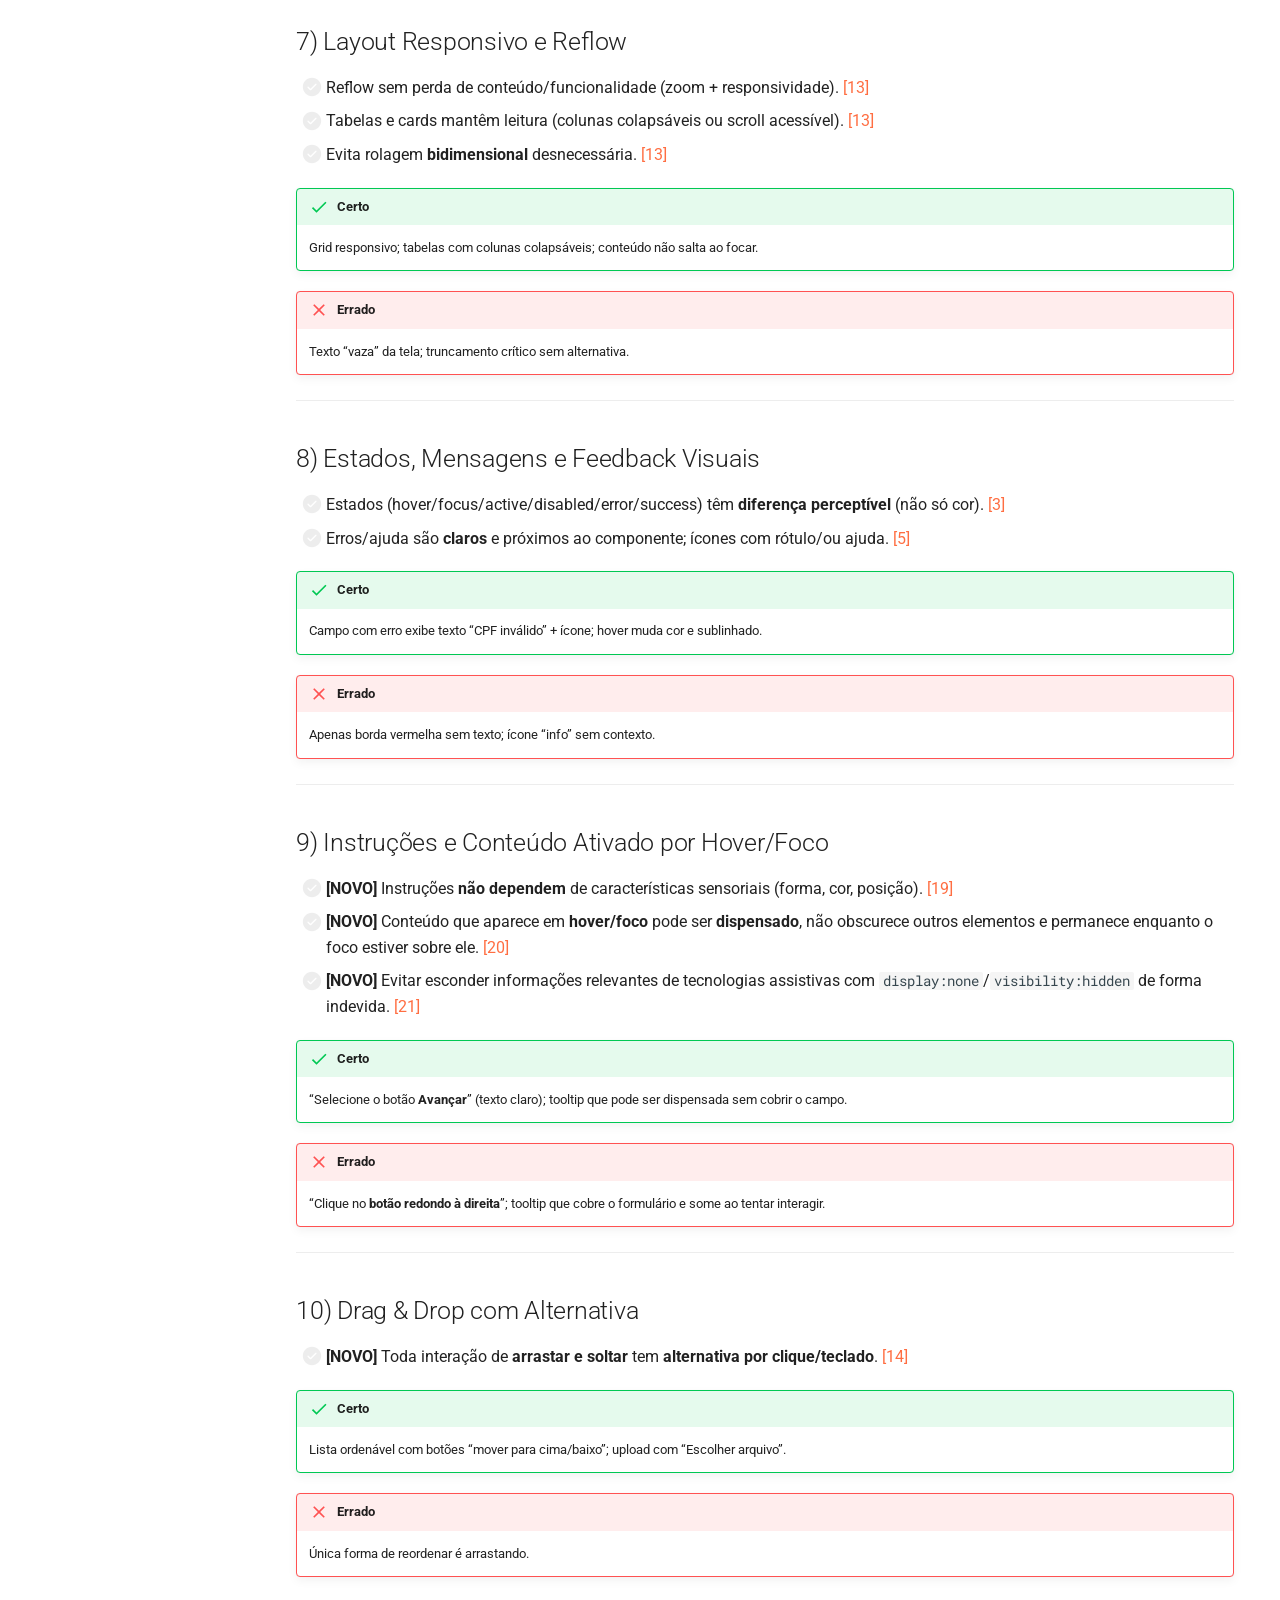
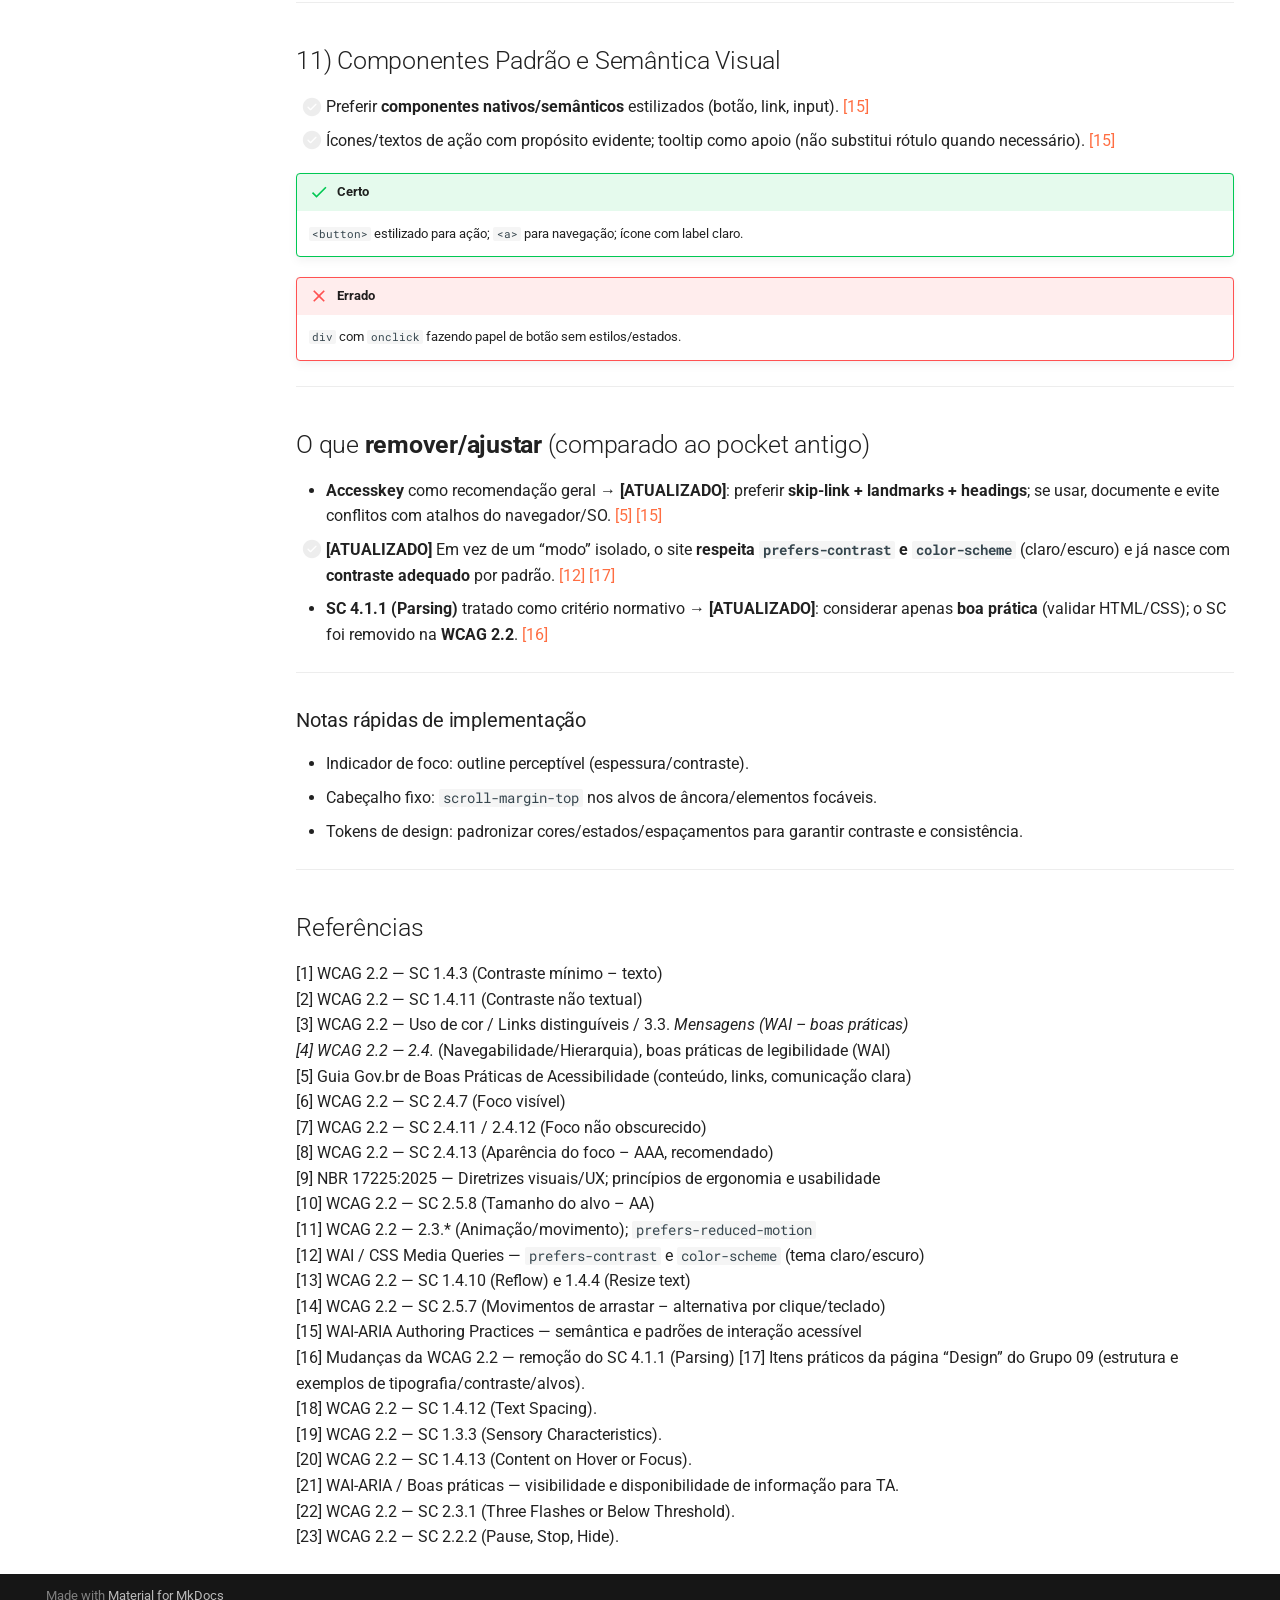
<file: design/design/index.html>
<!doctype html>
<html lang="pt" class="no-js">
  <head>
    
      <meta charset="utf-8">
      <meta name="viewport" content="width=device-width,initial-scale=1">
      
        <meta name="description" content="Guia prático alinhado à WCAG 2.2, ABNT NBR 17225/17060 e Gov.br">
      
      
      
        <link rel="canonical" href="https://unb-ihc.github.io/IHC_2026.1_Grupo05/design/design/">
      
      
        <link rel="prev" href="../../wcag/">
      
      
        <link rel="next" href="../../devWeb/non_text_content/">
      
      
        
      
      
      <link rel="icon" href="../../assets/images/favicon.png">
      <meta name="generator" content="mkdocs-1.6.1, mkdocs-material-9.7.6">
    
    
      
        <title>Design - VerificAAA — Guia de Acessibilidade</title>
      
    
    
      <link rel="stylesheet" href="../../assets/stylesheets/main.484c7ddc.min.css">
      
        
        <link rel="stylesheet" href="../../assets/stylesheets/palette.ab4e12ef.min.css">
      
      


    
    
      
    
    
      
        
        
        <link rel="preconnect" href="https://fonts.gstatic.com" crossorigin>
        <link rel="stylesheet" href="https://fonts.googleapis.com/css?family=Roboto:300,300i,400,400i,700,700i%7CRoboto+Mono:400,400i,700,700i&display=fallback">
        <style>:root{--md-text-font:"Roboto";--md-code-font:"Roboto Mono"}</style>
      
    
    
      <link rel="stylesheet" href="../../stylesheets/extra.css">
    
    <script>__md_scope=new URL("../..",location),__md_hash=e=>[...e].reduce(((e,_)=>(e<<5)-e+_.charCodeAt(0)),0),__md_get=(e,_=localStorage,t=__md_scope)=>JSON.parse(_.getItem(t.pathname+"."+e)),__md_set=(e,_,t=localStorage,a=__md_scope)=>{try{t.setItem(a.pathname+"."+e,JSON.stringify(_))}catch(e){}}</script>
    
      

    
    
  </head>
  
  
    
    
      
    
    
    
    
    <body dir="ltr" data-md-color-scheme="default" data-md-color-primary="deep-orange" data-md-color-accent="amber">
  
    
    <input class="md-toggle" data-md-toggle="drawer" type="checkbox" id="__drawer" autocomplete="off">
    <input class="md-toggle" data-md-toggle="search" type="checkbox" id="__search" autocomplete="off">
    <label class="md-overlay" for="__drawer"></label>
    <div data-md-component="skip">
      
        
        <a href="#design-checklist-v20" class="md-skip">
          Pular para conteúdo
        </a>
      
    </div>
    <div data-md-component="announce">
      
    </div>
    
    
      

<header class="md-header" data-md-component="header">
  <nav class="md-header__inner md-grid" aria-label="Cabeçalho">
    <a href="../.." title="VerificAAA — Guia de Acessibilidade" class="md-header__button md-logo" aria-label="VerificAAA — Guia de Acessibilidade" data-md-component="logo">
      
  
  <svg xmlns="http://www.w3.org/2000/svg" viewBox="0 0 24 24"><path d="M12 8a3 3 0 0 0 3-3 3 3 0 0 0-3-3 3 3 0 0 0-3 3 3 3 0 0 0 3 3m0 3.54C9.64 9.35 6.5 8 3 8v11c3.5 0 6.64 1.35 9 3.54 2.36-2.19 5.5-3.54 9-3.54V8c-3.5 0-6.64 1.35-9 3.54"/></svg>

    </a>
    <label class="md-header__button md-icon" for="__drawer">
      
      <svg xmlns="http://www.w3.org/2000/svg" viewBox="0 0 24 24"><path d="M3 6h18v2H3zm0 5h18v2H3zm0 5h18v2H3z"/></svg>
    </label>
    <div class="md-header__title" data-md-component="header-title">
      <div class="md-header__ellipsis">
        <div class="md-header__topic">
          <span class="md-ellipsis">
            VerificAAA — Guia de Acessibilidade
          </span>
        </div>
        <div class="md-header__topic" data-md-component="header-topic">
          <span class="md-ellipsis">
            
              Design
            
          </span>
        </div>
      </div>
    </div>
    
      
        <form class="md-header__option" data-md-component="palette">
  
    
    
    
    <input class="md-option" data-md-color-media="(prefers-color-scheme: light)" data-md-color-scheme="default" data-md-color-primary="deep-orange" data-md-color-accent="amber"  aria-label="Modo escuro"  type="radio" name="__palette" id="__palette_0">
    
      <label class="md-header__button md-icon" title="Modo escuro" for="__palette_1" hidden>
        <svg xmlns="http://www.w3.org/2000/svg" viewBox="0 0 24 24"><path d="m17.75 4.09-2.53 1.94.91 3.06-2.63-1.81-2.63 1.81.91-3.06-2.53-1.94L12.44 4l1.06-3 1.06 3zm3.5 6.91-1.64 1.25.59 1.98-1.7-1.17-1.7 1.17.59-1.98L15.75 11l2.06-.05L18.5 9l.69 1.95zm-2.28 4.95c.83-.08 1.72 1.1 1.19 1.85-.32.45-.66.87-1.08 1.27C15.17 23 8.84 23 4.94 19.07c-3.91-3.9-3.91-10.24 0-14.14.4-.4.82-.76 1.27-1.08.75-.53 1.93.36 1.85 1.19-.27 2.86.69 5.83 2.89 8.02a9.96 9.96 0 0 0 8.02 2.89m-1.64 2.02a12.08 12.08 0 0 1-7.8-3.47c-2.17-2.19-3.33-5-3.49-7.82-2.81 3.14-2.7 7.96.31 10.98 3.02 3.01 7.84 3.12 10.98.31"/></svg>
      </label>
    
  
    
    
    
    <input class="md-option" data-md-color-media="(prefers-color-scheme: dark)" data-md-color-scheme="slate" data-md-color-primary="deep-orange" data-md-color-accent="amber"  aria-label="Modo claro"  type="radio" name="__palette" id="__palette_1">
    
      <label class="md-header__button md-icon" title="Modo claro" for="__palette_0" hidden>
        <svg xmlns="http://www.w3.org/2000/svg" viewBox="0 0 24 24"><path d="M12 7a5 5 0 0 1 5 5 5 5 0 0 1-5 5 5 5 0 0 1-5-5 5 5 0 0 1 5-5m0 2a3 3 0 0 0-3 3 3 3 0 0 0 3 3 3 3 0 0 0 3-3 3 3 0 0 0-3-3m0-7 2.39 3.42C13.65 5.15 12.84 5 12 5s-1.65.15-2.39.42zM3.34 7l4.16-.35A7.2 7.2 0 0 0 5.94 8.5c-.44.74-.69 1.5-.83 2.29zm.02 10 1.76-3.77a7.131 7.131 0 0 0 2.38 4.14zM20.65 7l-1.77 3.79a7.02 7.02 0 0 0-2.38-4.15zm-.01 10-4.14.36c.59-.51 1.12-1.14 1.54-1.86.42-.73.69-1.5.83-2.29zM12 22l-2.41-3.44c.74.27 1.55.44 2.41.44.82 0 1.63-.17 2.37-.44z"/></svg>
      </label>
    
  
</form>
      
    
    
      <script>var palette=__md_get("__palette");if(palette&&palette.color){if("(prefers-color-scheme)"===palette.color.media){var media=matchMedia("(prefers-color-scheme: light)"),input=document.querySelector(media.matches?"[data-md-color-media='(prefers-color-scheme: light)']":"[data-md-color-media='(prefers-color-scheme: dark)']");palette.color.media=input.getAttribute("data-md-color-media"),palette.color.scheme=input.getAttribute("data-md-color-scheme"),palette.color.primary=input.getAttribute("data-md-color-primary"),palette.color.accent=input.getAttribute("data-md-color-accent")}for(var[key,value]of Object.entries(palette.color))document.body.setAttribute("data-md-color-"+key,value)}</script>
    
    
    
      
      
        <label class="md-header__button md-icon" for="__search">
          
          <svg xmlns="http://www.w3.org/2000/svg" viewBox="0 0 24 24"><path d="M9.5 3A6.5 6.5 0 0 1 16 9.5c0 1.61-.59 3.09-1.56 4.23l.27.27h.79l5 5-1.5 1.5-5-5v-.79l-.27-.27A6.52 6.52 0 0 1 9.5 16 6.5 6.5 0 0 1 3 9.5 6.5 6.5 0 0 1 9.5 3m0 2C7 5 5 7 5 9.5S7 14 9.5 14 14 12 14 9.5 12 5 9.5 5"/></svg>
        </label>
        <div class="md-search" data-md-component="search" role="dialog">
  <label class="md-search__overlay" for="__search"></label>
  <div class="md-search__inner" role="search">
    <form class="md-search__form" name="search">
      <input type="text" class="md-search__input" name="query" aria-label="Buscar" placeholder="Buscar" autocapitalize="off" autocorrect="off" autocomplete="off" spellcheck="false" data-md-component="search-query" required>
      <label class="md-search__icon md-icon" for="__search">
        
        <svg xmlns="http://www.w3.org/2000/svg" viewBox="0 0 24 24"><path d="M9.5 3A6.5 6.5 0 0 1 16 9.5c0 1.61-.59 3.09-1.56 4.23l.27.27h.79l5 5-1.5 1.5-5-5v-.79l-.27-.27A6.52 6.52 0 0 1 9.5 16 6.5 6.5 0 0 1 3 9.5 6.5 6.5 0 0 1 9.5 3m0 2C7 5 5 7 5 9.5S7 14 9.5 14 14 12 14 9.5 12 5 9.5 5"/></svg>
        
        <svg xmlns="http://www.w3.org/2000/svg" viewBox="0 0 24 24"><path d="M20 11v2H8l5.5 5.5-1.42 1.42L4.16 12l7.92-7.92L13.5 5.5 8 11z"/></svg>
      </label>
      <nav class="md-search__options" aria-label="Pesquisar">
        
        <button type="reset" class="md-search__icon md-icon" title="Limpar" aria-label="Limpar" tabindex="-1">
          
          <svg xmlns="http://www.w3.org/2000/svg" viewBox="0 0 24 24"><path d="M19 6.41 17.59 5 12 10.59 6.41 5 5 6.41 10.59 12 5 17.59 6.41 19 12 13.41 17.59 19 19 17.59 13.41 12z"/></svg>
        </button>
      </nav>
      
        <div class="md-search__suggest" data-md-component="search-suggest"></div>
      
    </form>
    <div class="md-search__output">
      <div class="md-search__scrollwrap" tabindex="0" data-md-scrollfix>
        <div class="md-search-result" data-md-component="search-result">
          <div class="md-search-result__meta">
            Inicializando busca
          </div>
          <ol class="md-search-result__list" role="presentation"></ol>
        </div>
      </div>
    </div>
  </div>
</div>
      
    
    
      <div class="md-header__source">
        <a href="https://github.com/UnB-IHC/IHC_2026.1_Grupo05" title="Ir para repositório" class="md-source" data-md-component="source">
  <div class="md-source__icon md-icon">
    
    <svg xmlns="http://www.w3.org/2000/svg" viewBox="0 0 448 512"><!--! Font Awesome Free 7.1.0 by @fontawesome - https://fontawesome.com License - https://fontawesome.com/license/free (Icons: CC BY 4.0, Fonts: SIL OFL 1.1, Code: MIT License) Copyright 2025 Fonticons, Inc.--><path d="M439.6 236.1 244 40.5c-5.4-5.5-12.8-8.5-20.4-8.5s-15 3-20.4 8.4L162.5 81l51.5 51.5c27.1-9.1 52.7 16.8 43.4 43.7l49.7 49.7c34.2-11.8 61.2 31 35.5 56.7-26.5 26.5-70.2-2.9-56-37.3L240.3 199v121.9c25.3 12.5 22.3 41.8 9.1 55-6.4 6.4-15.2 10.1-24.3 10.1s-17.8-3.6-24.3-10.1c-17.6-17.6-11.1-46.9 11.2-56v-123c-20.8-8.5-24.6-30.7-18.6-45L142.6 101 8.5 235.1C3 240.6 0 247.9 0 255.5s3 15 8.5 20.4l195.6 195.7c5.4 5.4 12.7 8.4 20.4 8.4s15-3 20.4-8.4l194.7-194.7c5.4-5.4 8.4-12.8 8.4-20.4s-3-15-8.4-20.4"/></svg>
  </div>
  <div class="md-source__repository">
    Grupo 05 • IHC 2026.1
  </div>
</a>
      </div>
    
  </nav>
  
</header>
    
    <div class="md-container" data-md-component="container">
      
      
        
          
            
<nav class="md-tabs" aria-label="Abas" data-md-component="tabs">
  <div class="md-grid">
    <ul class="md-tabs__list">
      
        
  
  
  
  
    <li class="md-tabs__item">
      <a href="../.." class="md-tabs__link">
        
  
  
    
  
  Início

      </a>
    </li>
  

      
        
  
  
  
  
    <li class="md-tabs__item">
      <a href="../../guia/site_acessivel/" class="md-tabs__link">
        
  
  
    
  
  Guia de Site Acessível

      </a>
    </li>
  

      
        
  
  
  
  
    <li class="md-tabs__item">
      <a href="../../wcag/" class="md-tabs__link">
        
  
  
    
  
  WCAG

      </a>
    </li>
  

      
        
  
  
  
    
  
  
    
    
      <li class="md-tabs__item md-tabs__item--active">
        <a href="./" class="md-tabs__link">
          
  
  
  Checklist

        </a>
      </li>
    
  

      
        
  
  
  
  
    
    
      <li class="md-tabs__item">
        <a href="../../avaliacao/introducao/" class="md-tabs__link">
          
  
  
  Avaliação DETRAN-DF

        </a>
      </li>
    
  

      
        
  
  
  
  
    <li class="md-tabs__item">
      <a href="../../comUsar/comoUsar.md" class="md-tabs__link">
        
  
  
    
  
  Como Usar este Guia

      </a>
    </li>
  

      
        
  
  
  
  
    
    
      <li class="md-tabs__item">
        <a href="../../tools/ferramentas/" class="md-tabs__link">
          
  
  
  Metodologias & Apoio

        </a>
      </li>
    
  

      
    </ul>
  </div>
</nav>
          
        
      
      <main class="md-main" data-md-component="main">
        <div class="md-main__inner md-grid">
          
            
              
              <div class="md-sidebar md-sidebar--primary" data-md-component="sidebar" data-md-type="navigation" >
                <div class="md-sidebar__scrollwrap">
                  <div class="md-sidebar__inner">
                    


  


  

<nav class="md-nav md-nav--primary md-nav--lifted md-nav--integrated" aria-label="Navegação" data-md-level="0">
  <label class="md-nav__title" for="__drawer">
    <a href="../.." title="VerificAAA — Guia de Acessibilidade" class="md-nav__button md-logo" aria-label="VerificAAA — Guia de Acessibilidade" data-md-component="logo">
      
  
  <svg xmlns="http://www.w3.org/2000/svg" viewBox="0 0 24 24"><path d="M12 8a3 3 0 0 0 3-3 3 3 0 0 0-3-3 3 3 0 0 0-3 3 3 3 0 0 0 3 3m0 3.54C9.64 9.35 6.5 8 3 8v11c3.5 0 6.64 1.35 9 3.54 2.36-2.19 5.5-3.54 9-3.54V8c-3.5 0-6.64 1.35-9 3.54"/></svg>

    </a>
    VerificAAA — Guia de Acessibilidade
  </label>
  
    <div class="md-nav__source">
      <a href="https://github.com/UnB-IHC/IHC_2026.1_Grupo05" title="Ir para repositório" class="md-source" data-md-component="source">
  <div class="md-source__icon md-icon">
    
    <svg xmlns="http://www.w3.org/2000/svg" viewBox="0 0 448 512"><!--! Font Awesome Free 7.1.0 by @fontawesome - https://fontawesome.com License - https://fontawesome.com/license/free (Icons: CC BY 4.0, Fonts: SIL OFL 1.1, Code: MIT License) Copyright 2025 Fonticons, Inc.--><path d="M439.6 236.1 244 40.5c-5.4-5.5-12.8-8.5-20.4-8.5s-15 3-20.4 8.4L162.5 81l51.5 51.5c27.1-9.1 52.7 16.8 43.4 43.7l49.7 49.7c34.2-11.8 61.2 31 35.5 56.7-26.5 26.5-70.2-2.9-56-37.3L240.3 199v121.9c25.3 12.5 22.3 41.8 9.1 55-6.4 6.4-15.2 10.1-24.3 10.1s-17.8-3.6-24.3-10.1c-17.6-17.6-11.1-46.9 11.2-56v-123c-20.8-8.5-24.6-30.7-18.6-45L142.6 101 8.5 235.1C3 240.6 0 247.9 0 255.5s3 15 8.5 20.4l195.6 195.7c5.4 5.4 12.7 8.4 20.4 8.4s15-3 20.4-8.4l194.7-194.7c5.4-5.4 8.4-12.8 8.4-20.4s-3-15-8.4-20.4"/></svg>
  </div>
  <div class="md-source__repository">
    Grupo 05 • IHC 2026.1
  </div>
</a>
    </div>
  
  <ul class="md-nav__list" data-md-scrollfix>
    
      
      
  
  
  
  
    <li class="md-nav__item">
      <a href="../.." class="md-nav__link">
        
  
  
  <span class="md-ellipsis">
    
  
    Início
  

    
  </span>
  
  

      </a>
    </li>
  

    
      
      
  
  
  
  
    <li class="md-nav__item">
      <a href="../../guia/site_acessivel/" class="md-nav__link">
        
  
  
  <span class="md-ellipsis">
    
  
    Guia de Site Acessível
  

    
  </span>
  
  

      </a>
    </li>
  

    
      
      
  
  
  
  
    <li class="md-nav__item">
      <a href="../../wcag/" class="md-nav__link">
        
  
  
  <span class="md-ellipsis">
    
  
    WCAG
  

    
  </span>
  
  

      </a>
    </li>
  

    
      
      
  
  
    
  
  
  
    
    
    
    
      
        
        
      
      
        
      
    
    
    <li class="md-nav__item md-nav__item--active md-nav__item--section md-nav__item--nested">
      
        
        
        <input class="md-nav__toggle md-toggle " type="checkbox" id="__nav_4" checked>
        
          
          <label class="md-nav__link" for="__nav_4" id="__nav_4_label" tabindex="">
            
  
  
  <span class="md-ellipsis">
    
  
    Checklist
  

    
  </span>
  
  

            <span class="md-nav__icon md-icon"></span>
          </label>
        
        <nav class="md-nav" data-md-level="1" aria-labelledby="__nav_4_label" aria-expanded="true">
          <label class="md-nav__title" for="__nav_4">
            <span class="md-nav__icon md-icon"></span>
            
  
    Checklist
  

          </label>
          <ul class="md-nav__list" data-md-scrollfix>
            
              
                
  
  
    
  
  
  
    <li class="md-nav__item md-nav__item--active">
      
      <input class="md-nav__toggle md-toggle" type="checkbox" id="__toc">
      
      
        
      
      
        <label class="md-nav__link md-nav__link--active" for="__toc">
          
  
  
  <span class="md-ellipsis">
    
  
    Design
  

    
  </span>
  
  

          <span class="md-nav__icon md-icon"></span>
        </label>
      
      <a href="./" class="md-nav__link md-nav__link--active">
        
  
  
  <span class="md-ellipsis">
    
  
    Design
  

    
  </span>
  
  

      </a>
      
        

<nav class="md-nav md-nav--secondary" aria-label="Índice">
  
  
  
    
  
  
    <label class="md-nav__title" for="__toc">
      <span class="md-nav__icon md-icon"></span>
      Índice
    </label>
    <ul class="md-nav__list" data-md-component="toc" data-md-scrollfix>
      
        <li class="md-nav__item">
  <a href="#1-contraste-de-texto-e-elementos-nao-textuais" class="md-nav__link">
    <span class="md-ellipsis">
      
        1) Contraste de Texto e Elementos Não Textuais
      
    </span>
  </a>
  
</li>
      
        <li class="md-nav__item">
  <a href="#2-tipografia-e-hierarquia-visual" class="md-nav__link">
    <span class="md-ellipsis">
      
        2) Tipografia e Hierarquia Visual
      
    </span>
  </a>
  
</li>
      
        <li class="md-nav__item">
  <a href="#3-foco-visivel-e-nao-obscurecido" class="md-nav__link">
    <span class="md-ellipsis">
      
        3) Foco Visível e Não Obscurecido
      
    </span>
  </a>
  
</li>
      
        <li class="md-nav__item">
  <a href="#4-alvos-de-toque-e-espacamento" class="md-nav__link">
    <span class="md-ellipsis">
      
        4) Alvos de Toque e Espaçamento
      
    </span>
  </a>
  
</li>
      
        <li class="md-nav__item">
  <a href="#5-animacoes-movimento-e-preferencias-do-usuario" class="md-nav__link">
    <span class="md-ellipsis">
      
        5) Animações, Movimento e Preferências do Usuário
      
    </span>
  </a>
  
</li>
      
        <li class="md-nav__item">
  <a href="#6-movimento-flash-e-atualizacoes-automaticas" class="md-nav__link">
    <span class="md-ellipsis">
      
        6) Movimento, Flash e Atualizações Automáticas
      
    </span>
  </a>
  
</li>
      
        <li class="md-nav__item">
  <a href="#7-layout-responsivo-e-reflow" class="md-nav__link">
    <span class="md-ellipsis">
      
        7) Layout Responsivo e Reflow
      
    </span>
  </a>
  
</li>
      
        <li class="md-nav__item">
  <a href="#8-estados-mensagens-e-feedback-visuais" class="md-nav__link">
    <span class="md-ellipsis">
      
        8) Estados, Mensagens e Feedback Visuais
      
    </span>
  </a>
  
</li>
      
        <li class="md-nav__item">
  <a href="#9-instrucoes-e-conteudo-ativado-por-hoverfoco" class="md-nav__link">
    <span class="md-ellipsis">
      
        9) Instruções e Conteúdo Ativado por Hover/Foco
      
    </span>
  </a>
  
</li>
      
        <li class="md-nav__item">
  <a href="#10-drag-drop-com-alternativa" class="md-nav__link">
    <span class="md-ellipsis">
      
        10) Drag &amp; Drop com Alternativa
      
    </span>
  </a>
  
</li>
      
        <li class="md-nav__item">
  <a href="#11-componentes-padrao-e-semantica-visual" class="md-nav__link">
    <span class="md-ellipsis">
      
        11) Componentes Padrão e Semântica Visual
      
    </span>
  </a>
  
</li>
      
        <li class="md-nav__item">
  <a href="#o-que-removerajustar-comparado-ao-pocket-antigo" class="md-nav__link">
    <span class="md-ellipsis">
      
        O que remover/ajustar (comparado ao pocket antigo)
      
    </span>
  </a>
  
    <nav class="md-nav" aria-label="O que remover/ajustar (comparado ao pocket antigo)">
      <ul class="md-nav__list">
        
          <li class="md-nav__item">
  <a href="#notas-rapidas-de-implementacao" class="md-nav__link">
    <span class="md-ellipsis">
      
        Notas rápidas de implementação
      
    </span>
  </a>
  
</li>
        
      </ul>
    </nav>
  
</li>
      
        <li class="md-nav__item">
  <a href="#referencias" class="md-nav__link">
    <span class="md-ellipsis">
      
        Referências
      
    </span>
  </a>
  
</li>
      
    </ul>
  
</nav>
      
    </li>
  

              
            
              
                
  
  
  
  
    <li class="md-nav__item">
      <a href="../../devWeb/non_text_content/" class="md-nav__link">
        
  
  
  <span class="md-ellipsis">
    
  
    Desenvolvimento Web
  

    
  </span>
  
  

      </a>
    </li>
  

              
            
              
                
  
  
  
  
    <li class="md-nav__item">
      <a href="../../geracaoConteudo/conteudo/" class="md-nav__link">
        
  
  
  <span class="md-ellipsis">
    
  
    Produção de Conteúdo
  

    
  </span>
  
  

      </a>
    </li>
  

              
            
          </ul>
        </nav>
      
    </li>
  

    
      
      
  
  
  
  
    
    
    
    
      
      
        
      
    
    
    <li class="md-nav__item md-nav__item--nested">
      
        
        
        <input class="md-nav__toggle md-toggle " type="checkbox" id="__nav_5" >
        
          
          <label class="md-nav__link" for="__nav_5" id="__nav_5_label" tabindex="0">
            
  
  
  <span class="md-ellipsis">
    
  
    Avaliação DETRAN-DF
  

    
  </span>
  
  

            <span class="md-nav__icon md-icon"></span>
          </label>
        
        <nav class="md-nav" data-md-level="1" aria-labelledby="__nav_5_label" aria-expanded="false">
          <label class="md-nav__title" for="__nav_5">
            <span class="md-nav__icon md-icon"></span>
            
  
    Avaliação DETRAN-DF
  

          </label>
          <ul class="md-nav__list" data-md-scrollfix>
            
              
                
  
  
  
  
    <li class="md-nav__item">
      <a href="../../avaliacao/introducao/" class="md-nav__link">
        
  
  
  <span class="md-ellipsis">
    
  
    Introdução
  

    
  </span>
  
  

      </a>
    </li>
  

              
            
              
                
  
  
  
  
    <li class="md-nav__item">
      <a href="../../avaliacao/exemplos_praticos/" class="md-nav__link">
        
  
  
  <span class="md-ellipsis">
    
  
    Exemplos Práticos
  

    
  </span>
  
  

      </a>
    </li>
  

              
            
              
                
  
  
  
  
    <li class="md-nav__item">
      <a href="../../avaliacao/checklist/" class="md-nav__link">
        
  
  
  <span class="md-ellipsis">
    
  
    Checklist Completo
  

    
  </span>
  
  

      </a>
    </li>
  

              
            
          </ul>
        </nav>
      
    </li>
  

    
      
      
  
  
  
  
    <li class="md-nav__item">
      <a href="../../comUsar/comoUsar.md" class="md-nav__link">
        
  
  
  <span class="md-ellipsis">
    
  
    Como Usar este Guia
  

    
  </span>
  
  

      </a>
    </li>
  

    
      
      
  
  
  
  
    
    
    
    
      
      
        
      
    
    
    <li class="md-nav__item md-nav__item--nested">
      
        
        
        <input class="md-nav__toggle md-toggle " type="checkbox" id="__nav_7" >
        
          
          <label class="md-nav__link" for="__nav_7" id="__nav_7_label" tabindex="0">
            
  
  
  <span class="md-ellipsis">
    
  
    Metodologias & Apoio
  

    
  </span>
  
  

            <span class="md-nav__icon md-icon"></span>
          </label>
        
        <nav class="md-nav" data-md-level="1" aria-labelledby="__nav_7_label" aria-expanded="false">
          <label class="md-nav__title" for="__nav_7">
            <span class="md-nav__icon md-icon"></span>
            
  
    Metodologias & Apoio
  

          </label>
          <ul class="md-nav__list" data-md-scrollfix>
            
              
                
  
  
  
  
    <li class="md-nav__item">
      <a href="../../tools/ferramentas/" class="md-nav__link">
        
  
  
  <span class="md-ellipsis">
    
  
    Ferramentas de Apoio
  

    
  </span>
  
  

      </a>
    </li>
  

              
            
              
                
  
  
  
  
    <li class="md-nav__item">
      <a href="../../metodo/heuristicas/" class="md-nav__link">
        
  
  
  <span class="md-ellipsis">
    
  
    Heurísticas de Nielsen
  

    
  </span>
  
  

      </a>
    </li>
  

              
            
              
                
  
  
  
  
    <li class="md-nav__item">
      <a href="../../gestaoProjeto/gestaoProjeto/" class="md-nav__link">
        
  
  
  <span class="md-ellipsis">
    
  
    Gestão do Projeto
  

    
  </span>
  
  

      </a>
    </li>
  

              
            
          </ul>
        </nav>
      
    </li>
  

    
  </ul>
</nav>
                  </div>
                </div>
              </div>
            
            
          
          
            <div class="md-content" data-md-component="content">
              
              <article class="md-content__inner md-typeset">
                
                  



<h1 id="design-checklist-v20">Design — Checklist V2.0<a class="headerlink" href="#design-checklist-v20" title="Permanent link">&para;</a></h1>
<p>Este checklist cobre contraste, tipografia, foco, alvos de toque, movimento, reflow, feedback visual e drag &amp; drop.<br />
Baseado em <strong>WCAG 2.2 (AA)</strong>, <strong>ABNT NBR 17225:2025</strong> e boas práticas Gov.br.  </p>
<blockquote>
<p>Marcação: <strong>[NOVO]</strong> (incluído na V2.0) • <strong>[ATUALIZADO]</strong> (ajustado por mudança de norma/entendimento).</p>
</blockquote>
<hr />
<h2 id="1-contraste-de-texto-e-elementos-nao-textuais">1) Contraste de Texto e Elementos Não Textuais<a class="headerlink" href="#1-contraste-de-texto-e-elementos-nao-textuais" title="Permanent link">&para;</a></h2>
<ul class="task-list">
<li class="task-list-item"><label class="task-list-control"><input type="checkbox"/><span class="task-list-indicator"></span></label> Texto normal com <strong>contraste ≥ 4.5:1</strong>; texto grande (≥ 18 pt regular ou 14 pt bold) <strong>≥ 3:1</strong>. <a href="#ref-1">[1]</a></li>
<li class="task-list-item"><label class="task-list-control"><input type="checkbox"/><span class="task-list-indicator"></span></label> <strong>[ATUALIZADO]</strong> Componentes de interface (bordas, ícones essenciais, controles) e <strong>estados</strong> (hover, focus, selected) com <strong>contraste ≥ 3:1</strong>. <a href="#ref-2">[2]</a></li>
<li class="task-list-item"><label class="task-list-control"><input type="checkbox"/><span class="task-list-indicator"></span></label> Informação <strong>não depende só de cor</strong> (use rótulo, padrão, ícone). <a href="#ref-3">[3]</a></li>
</ul>
<div class="admonition success">
<p class="admonition-title">Certo</p>
<p>Botão primário com texto 4.8:1; campo com borda e label legíveis; estado “erro” com ícone + texto.</p>
</div>
<div class="admonition failure">
<p class="admonition-title">Errado</p>
<p>Placeholder 2:1; ícone de ação sem contraste; status “vermelho/verde” sem texto.</p>
</div>
<hr />
<h2 id="2-tipografia-e-hierarquia-visual">2) Tipografia e Hierarquia Visual<a class="headerlink" href="#2-tipografia-e-hierarquia-visual" title="Permanent link">&para;</a></h2>
<ul class="task-list">
<li class="task-list-item"><label class="task-list-control"><input type="checkbox"/><span class="task-list-indicator"></span></label> Títulos seguem hierarquia (<code>h1</code> → <code>h2</code> → <code>h3</code>) sem saltos artificiais. <a href="#ref-4">[4]</a></li>
<li class="task-list-item"><label class="task-list-control"><input type="checkbox"/><span class="task-list-indicator"></span></label> Tamanho base legível (~16px) e <strong>line-height</strong> adequado (1.4–1.6). <a href="#ref-4">[4]</a></li>
<li class="task-list-item"><label class="task-list-control"><input type="checkbox"/><span class="task-list-indicator"></span></label> Links distinguíveis (não apenas cor; sublinhado/estilo consistente). <a href="#ref-3">[3]</a></li>
<li class="task-list-item"><label class="task-list-control"><input type="checkbox"/><span class="task-list-indicator"></span></label> Espaçamento e alinhamento favorecem leitura e escaneabilidade. <a href="#ref-5">[5]</a></li>
</ul>
<div class="admonition success">
<p class="admonition-title">Certo</p>
<p>h1/h2/h3 em ordem; links sublinhados; parágrafos 16–18px com 1.5 de altura de linha.</p>
</div>
<div class="admonition failure">
<p class="admonition-title">Errado</p>
<p>h3 direto após h1; link apenas levemente azulado; blocos densos sem respiro.</p>
</div>
<ul class="task-list">
<li class="task-list-item"><label class="task-list-control"><input type="checkbox"/><span class="task-list-indicator"></span></label> <strong>[NOVO]</strong> Evitar <strong>texto justificado</strong>; usar alinhamento à esquerda para blocos longos. <a href="#ref-17">[17]</a></li>
<li class="task-list-item"><label class="task-list-control"><input type="checkbox"/><span class="task-list-indicator"></span></label> <strong>[NOVO]</strong> Evitar <strong>maiúsculas contínuas</strong> e <strong>fontes muito condensadas</strong> em textos longos. <a href="#ref-17">[17]</a></li>
<li class="task-list-item"><label class="task-list-control"><input type="checkbox"/><span class="task-list-indicator"></span></label> <strong>[NOVO]</strong> O usuário pode <strong>ajustar espaçamentos</strong> (linhas, parágrafos, palavras, letras) <strong>sem perda</strong> de funcionalidade/leitura. <a href="#ref-18">[18]</a></li>
</ul>
<div class="admonition success">
<p class="admonition-title">Certo</p>
<p>Texto alinhado à esquerda, com espaçamento ajustável mantendo a legibilidade.</p>
</div>
<div class="admonition failure">
<p class="admonition-title">Errado</p>
<p>Parágrafos justificados criando “rios” de espaços; título todo em CAIXA ALTA.</p>
</div>
<hr />
<h2 id="3-foco-visivel-e-nao-obscurecido">3) Foco Visível e <strong>Não Obscurecido</strong><a class="headerlink" href="#3-foco-visivel-e-nao-obscurecido" title="Permanent link">&para;</a></h2>
<ul class="task-list">
<li class="task-list-item"><label class="task-list-control"><input type="checkbox"/><span class="task-list-indicator"></span></label> <strong>[ATUALIZADO]</strong> <strong>Foco sempre visível</strong>, com indicador perceptível (espessura/contraste). <a href="#ref-6">[6]</a></li>
<li class="task-list-item"><label class="task-list-control"><input type="checkbox"/><span class="task-list-indicator"></span></label> <strong>[NOVO]</strong> Foco <strong>não fica atrás</strong> de cabeçalhos/banners “sticky” (use <code>scroll-margin-top</code>/offset). <a href="#ref-7">[7]</a></li>
</ul>
<div class="admonition success">
<p class="admonition-title">Certo</p>
<p>Outline espesso e contrastado; ao usar “Ir para conteúdo”, o h1 não fica sob o header fixo.</p>
</div>
<div class="admonition failure">
<p class="admonition-title">Errado</p>
<p>Foco 1px cinza quase invisível; foco escondido atrás do cabeçalho.</p>
</div>
<blockquote>
<p><em>Plus (recomendado):</em> <strong>Aparência do foco AAA</strong> (2.4.13) — indicador amplo e evidente. <a href="#ref-8">[8]</a></p>
</blockquote>
<hr />
<h2 id="4-alvos-de-toque-e-espacamento">4) Alvos de Toque e Espaçamento<a class="headerlink" href="#4-alvos-de-toque-e-espacamento" title="Permanent link">&para;</a></h2>
<ul class="task-list">
<li class="task-list-item"><label class="task-list-control"><input type="checkbox"/><span class="task-list-indicator"></span></label> <strong>[NOVO]</strong> Considera <strong>2.5.8 Tamanho do alvo (AA)</strong>, mantendo <strong>área útil + espaçamento</strong>. <a href="#ref-10">[10]</a></li>
<li class="task-list-item"><label class="task-list-control"><input type="checkbox"/><span class="task-list-indicator"></span></label> <strong>[ATUALIZADO]</strong> Alvos tocáveis têm <strong>área confortável</strong> e <strong>espaçamento</strong> seguro (ex.: referência prática de <strong>24×24px CSS</strong> quando aplicável). <a href="#ref-10">[10]</a> <a href="#ref-17">[17]</a></li>
</ul>
<div class="admonition success">
<p class="admonition-title">Certo</p>
<p>Ícones/botões com área generosa e espaço entre si; listas clicáveis com padding vertical.</p>
</div>
<div class="admonition failure">
<p class="admonition-title">Errado</p>
<p>Links minúsculos colados; ícones de 12px sem área clicável extra.</p>
</div>
<hr />
<h2 id="5-animacoes-movimento-e-preferencias-do-usuario">5) Animações, Movimento e Preferências do Usuário<a class="headerlink" href="#5-animacoes-movimento-e-preferencias-do-usuario" title="Permanent link">&para;</a></h2>
<ul class="task-list">
<li class="task-list-item"><label class="task-list-control"><input type="checkbox"/><span class="task-list-indicator"></span></label> Respeita <strong><code>prefers-reduced-motion</code></strong> para reduzir/evitar animações intensas. <a href="#ref-11">[11]</a></li>
<li class="task-list-item"><label class="task-list-control"><input type="checkbox"/><span class="task-list-indicator"></span></label> <strong>[NOVO]</strong> Respeita <strong><code>prefers-contrast</code></strong> e <strong><code>color-scheme</code></strong> (claro/escuro) do sistema. <a href="#ref-12">[12]</a></li>
<li class="task-list-item"><label class="task-list-control"><input type="checkbox"/><span class="task-list-indicator"></span></label> Evita efeitos que causem desconforto; se usar, disponibiliza <strong>controle</strong> e redução. <a href="#ref-11">[11]</a></li>
</ul>
<div class="admonition success">
<p class="admonition-title">Certo</p>
<p>Transições suaves são reduzidas com <code>prefers-reduced-motion</code>; tema acompanha o SO.</p>
</div>
<div class="admonition failure">
<p class="admonition-title">Errado</p>
<p>Animações incessantes sem opção; “modo alto contraste” isolado que conflita com preferências do usuário.</p>
</div>
<h2 id="6-movimento-flash-e-atualizacoes-automaticas">6) Movimento, Flash e Atualizações Automáticas<a class="headerlink" href="#6-movimento-flash-e-atualizacoes-automaticas" title="Permanent link">&para;</a></h2>
<ul class="task-list">
<li class="task-list-item"><label class="task-list-control"><input type="checkbox"/><span class="task-list-indicator"></span></label> <strong>[NOVO]</strong> Evitar conteúdo que <strong>pisca mais de 3 vezes por segundo</strong> (ou garantir que fique abaixo do limite seguro). <a href="#ref-22">[22]</a></li>
<li class="task-list-item"><label class="task-list-control"><input type="checkbox"/><span class="task-list-indicator"></span></label> <strong>[NOVO]</strong> Conteúdos que <strong>movem/rolam/atualizam automaticamente</strong> oferecem <strong>Pausar / Parar / Ocultar</strong>. <a href="#ref-23">[23]</a></li>
</ul>
<div class="admonition success">
<p class="admonition-title">Certo</p>
<p>Carrossel com botões de pausar/anterior/próximo; ticker com opção de parar.</p>
</div>
<div class="admonition failure">
<p class="admonition-title">Errado</p>
<p>Carrossel automático sem controle; banner piscando repetidamente.</p>
</div>
<hr />
<h2 id="7-layout-responsivo-e-reflow">7) Layout Responsivo e Reflow<a class="headerlink" href="#7-layout-responsivo-e-reflow" title="Permanent link">&para;</a></h2>
<ul class="task-list">
<li class="task-list-item"><label class="task-list-control"><input type="checkbox"/><span class="task-list-indicator"></span></label> Reflow sem perda de conteúdo/funcionalidade (zoom + responsividade). <a href="#ref-13">[13]</a></li>
<li class="task-list-item"><label class="task-list-control"><input type="checkbox"/><span class="task-list-indicator"></span></label> Tabelas e cards mantêm leitura (colunas colapsáveis ou scroll acessível). <a href="#ref-13">[13]</a></li>
<li class="task-list-item"><label class="task-list-control"><input type="checkbox"/><span class="task-list-indicator"></span></label> Evita rolagem <strong>bidimensional</strong> desnecessária. <a href="#ref-13">[13]</a></li>
</ul>
<div class="admonition success">
<p class="admonition-title">Certo</p>
<p>Grid responsivo; tabelas com colunas colapsáveis; conteúdo não salta ao focar.</p>
</div>
<div class="admonition failure">
<p class="admonition-title">Errado</p>
<p>Texto “vaza” da tela; truncamento crítico sem alternativa.</p>
</div>
<hr />
<h2 id="8-estados-mensagens-e-feedback-visuais">8) Estados, Mensagens e Feedback Visuais<a class="headerlink" href="#8-estados-mensagens-e-feedback-visuais" title="Permanent link">&para;</a></h2>
<ul class="task-list">
<li class="task-list-item"><label class="task-list-control"><input type="checkbox"/><span class="task-list-indicator"></span></label> Estados (hover/focus/active/disabled/error/success) têm <strong>diferença perceptível</strong> (não só cor). <a href="#ref-3">[3]</a></li>
<li class="task-list-item"><label class="task-list-control"><input type="checkbox"/><span class="task-list-indicator"></span></label> Erros/ajuda são <strong>claros</strong> e próximos ao componente; ícones com rótulo/ou ajuda. <a href="#ref-5">[5]</a></li>
</ul>
<div class="admonition success">
<p class="admonition-title">Certo</p>
<p>Campo com erro exibe texto “CPF inválido” + ícone; hover muda cor e sublinhado.</p>
</div>
<div class="admonition failure">
<p class="admonition-title">Errado</p>
<p>Apenas borda vermelha sem texto; ícone “info” sem contexto.</p>
</div>
<hr />
<h2 id="9-instrucoes-e-conteudo-ativado-por-hoverfoco">9) Instruções e Conteúdo Ativado por Hover/Foco<a class="headerlink" href="#9-instrucoes-e-conteudo-ativado-por-hoverfoco" title="Permanent link">&para;</a></h2>
<ul class="task-list">
<li class="task-list-item"><label class="task-list-control"><input type="checkbox"/><span class="task-list-indicator"></span></label> <strong>[NOVO]</strong> Instruções <strong>não dependem</strong> de características sensoriais (forma, cor, posição). <a href="#ref-19">[19]</a></li>
<li class="task-list-item"><label class="task-list-control"><input type="checkbox"/><span class="task-list-indicator"></span></label> <strong>[NOVO]</strong> Conteúdo que aparece em <strong>hover/foco</strong> pode ser <strong>dispensado</strong>, não obscurece outros elementos e permanece enquanto o foco estiver sobre ele. <a href="#ref-20">[20]</a></li>
<li class="task-list-item"><label class="task-list-control"><input type="checkbox"/><span class="task-list-indicator"></span></label> <strong>[NOVO]</strong> Evitar esconder informações relevantes de tecnologias assistivas com <code>display:none</code>/<code>visibility:hidden</code> de forma indevida. <a href="#ref-21">[21]</a></li>
</ul>
<div class="admonition success">
<p class="admonition-title">Certo</p>
<p>“Selecione o botão <strong>Avançar</strong>” (texto claro); tooltip que pode ser dispensada sem cobrir o campo.</p>
</div>
<div class="admonition failure">
<p class="admonition-title">Errado</p>
<p>“Clique no <strong>botão redondo à direita</strong>”; tooltip que cobre o formulário e some ao tentar interagir.</p>
</div>
<hr />
<h2 id="10-drag-drop-com-alternativa">10) Drag &amp; Drop com Alternativa<a class="headerlink" href="#10-drag-drop-com-alternativa" title="Permanent link">&para;</a></h2>
<ul class="task-list">
<li class="task-list-item"><label class="task-list-control"><input type="checkbox"/><span class="task-list-indicator"></span></label> <strong>[NOVO]</strong> Toda interação de <strong>arrastar e soltar</strong> tem <strong>alternativa por clique/teclado</strong>. <a href="#ref-14">[14]</a></li>
</ul>
<div class="admonition success">
<p class="admonition-title">Certo</p>
<p>Lista ordenável com botões “mover para cima/baixo”; upload com “Escolher arquivo”.</p>
</div>
<div class="admonition failure">
<p class="admonition-title">Errado</p>
<p>Única forma de reordenar é arrastando.</p>
</div>
<hr />
<h2 id="11-componentes-padrao-e-semantica-visual">11) Componentes Padrão e Semântica Visual<a class="headerlink" href="#11-componentes-padrao-e-semantica-visual" title="Permanent link">&para;</a></h2>
<ul class="task-list">
<li class="task-list-item"><label class="task-list-control"><input type="checkbox"/><span class="task-list-indicator"></span></label> Preferir <strong>componentes nativos/semânticos</strong> estilizados (botão, link, input). <a href="#ref-15">[15]</a></li>
<li class="task-list-item"><label class="task-list-control"><input type="checkbox"/><span class="task-list-indicator"></span></label> Ícones/textos de ação com propósito evidente; tooltip como apoio (não substitui rótulo quando necessário). <a href="#ref-15">[15]</a></li>
</ul>
<div class="admonition success">
<p class="admonition-title">Certo</p>
<p><code>&lt;button&gt;</code> estilizado para ação; <code>&lt;a&gt;</code> para navegação; ícone com label claro.</p>
</div>
<div class="admonition failure">
<p class="admonition-title">Errado</p>
<p><code>div</code> com <code>onclick</code> fazendo papel de botão sem estilos/estados.</p>
</div>
<hr />
<h2 id="o-que-removerajustar-comparado-ao-pocket-antigo">O que <strong>remover/ajustar</strong> (comparado ao pocket antigo)<a class="headerlink" href="#o-que-removerajustar-comparado-ao-pocket-antigo" title="Permanent link">&para;</a></h2>
<ul class="task-list">
<li><strong>Accesskey</strong> como recomendação geral → <strong>[ATUALIZADO]</strong>: preferir <strong>skip-link + landmarks + headings</strong>; se usar, documente e evite conflitos com atalhos do navegador/SO. <a href="#ref-5">[5]</a> <a href="#ref-15">[15]</a>  </li>
<li class="task-list-item"><label class="task-list-control"><input type="checkbox"/><span class="task-list-indicator"></span></label> <strong>[ATUALIZADO]</strong> Em vez de um “modo” isolado, o site <strong>respeita <code>prefers-contrast</code> e <code>color-scheme</code></strong> (claro/escuro) e já nasce com <strong>contraste adequado</strong> por padrão. <a href="#ref-12">[12]</a> <a href="#ref-17">[17]</a></li>
<li><strong>SC 4.1.1 (Parsing)</strong> tratado como critério normativo → <strong>[ATUALIZADO]</strong>: considerar apenas <strong>boa prática</strong> (validar HTML/CSS); o SC foi removido na <strong>WCAG 2.2</strong>. <a href="#ref-16">[16]</a></li>
</ul>
<hr />
<h3 id="notas-rapidas-de-implementacao">Notas rápidas de implementação<a class="headerlink" href="#notas-rapidas-de-implementacao" title="Permanent link">&para;</a></h3>
<ul>
<li>Indicador de foco: outline perceptível (espessura/contraste).  </li>
<li>Cabeçalho fixo: <code>scroll-margin-top</code> nos alvos de âncora/elementos focáveis.  </li>
<li>Tokens de design: padronizar cores/estados/espaçamentos para garantir contraste e consistência.</li>
</ul>
<hr />
<h2 id="referencias">Referências<a class="headerlink" href="#referencias" title="Permanent link">&para;</a></h2>
<p><a id="ref-1"></a>[1] WCAG 2.2 — SC 1.4.3 (Contraste mínimo – texto)<br />
<a id="ref-2"></a>[2] WCAG 2.2 — SC 1.4.11 (Contraste não textual)<br />
<a id="ref-3"></a>[3] WCAG 2.2 — Uso de cor / Links distinguíveis / 3.3.<em> Mensagens (WAI – boas práticas)<br />
<a id="ref-4"></a>[4] WCAG 2.2 — 2.4.</em> (Navegabilidade/Hierarquia), boas práticas de legibilidade (WAI)<br />
<a id="ref-5"></a>[5] Guia Gov.br de Boas Práticas de Acessibilidade (conteúdo, links, comunicação clara)<br />
<a id="ref-6"></a>[6] WCAG 2.2 — SC 2.4.7 (Foco visível)<br />
<a id="ref-7"></a>[7] WCAG 2.2 — SC 2.4.11 / 2.4.12 (Foco não obscurecido)<br />
<a id="ref-8"></a>[8] WCAG 2.2 — SC 2.4.13 (Aparência do foco – AAA, recomendado)<br />
<a id="ref-9"></a>[9] NBR 17225:2025 — Diretrizes visuais/UX; princípios de ergonomia e usabilidade<br />
<a id="ref-10"></a>[10] WCAG 2.2 — SC 2.5.8 (Tamanho do alvo – AA)<br />
<a id="ref-11"></a>[11] WCAG 2.2 — 2.3.* (Animação/movimento); <code>prefers-reduced-motion</code><br />
<a id="ref-12"></a>[12] WAI / CSS Media Queries — <code>prefers-contrast</code> e <code>color-scheme</code> (tema claro/escuro)<br />
<a id="ref-13"></a>[13] WCAG 2.2 — SC 1.4.10 (Reflow) e 1.4.4 (Resize text)<br />
<a id="ref-14"></a>[14] WCAG 2.2 — SC 2.5.7 (Movimentos de arrastar – alternativa por clique/teclado)<br />
<a id="ref-15"></a>[15] WAI-ARIA Authoring Practices — semântica e padrões de interação acessível<br />
<a id="ref-16"></a>[16] Mudanças da WCAG 2.2 — remoção do SC 4.1.1 (Parsing)
<a id="ref-17"></a>[17] Itens práticos da página “Design” do Grupo 09 (estrutura e exemplos de tipografia/contraste/alvos).<br />
<a id="ref-18"></a>[18] WCAG 2.2 — SC 1.4.12 (Text Spacing).<br />
<a id="ref-19"></a>[19] WCAG 2.2 — SC 1.3.3 (Sensory Characteristics).<br />
<a id="ref-20"></a>[20] WCAG 2.2 — SC 1.4.13 (Content on Hover or Focus).<br />
<a id="ref-21"></a>[21] WAI-ARIA / Boas práticas — visibilidade e disponibilidade de informação para TA.<br />
<a id="ref-22"></a>[22] WCAG 2.2 — SC 2.3.1 (Three Flashes or Below Threshold).<br />
<a id="ref-23"></a>[23] WCAG 2.2 — SC 2.2.2 (Pause, Stop, Hide).</p>












                
              </article>
            </div>
          
          
<script>var target=document.getElementById(location.hash.slice(1));target&&target.name&&(target.checked=target.name.startsWith("__tabbed_"))</script>
        </div>
        
          <button type="button" class="md-top md-icon" data-md-component="top" hidden>
  
  <svg xmlns="http://www.w3.org/2000/svg" viewBox="0 0 24 24"><path d="M13 20h-2V8l-5.5 5.5-1.42-1.42L12 4.16l7.92 7.92-1.42 1.42L13 8z"/></svg>
  Voltar para o topo
</button>
        
      </main>
      
        <footer class="md-footer">
  
  <div class="md-footer-meta md-typeset">
    <div class="md-footer-meta__inner md-grid">
      <div class="md-copyright">
  
  
    Made with
    <a href="https://squidfunk.github.io/mkdocs-material/" target="_blank" rel="noopener">
      Material for MkDocs
    </a>
  
</div>
      
    </div>
  </div>
</footer>
      
    </div>
    <div class="md-dialog" data-md-component="dialog">
      <div class="md-dialog__inner md-typeset"></div>
    </div>
    
    
    
      
      
      <script id="__config" type="application/json">{"annotate": null, "base": "../..", "features": ["navigation.tabs", "navigation.top", "navigation.sections", "content.code.copy", "toc.integrate", "search.highlight", "search.suggest"], "search": "../../assets/javascripts/workers/search.2c215733.min.js", "tags": null, "translations": {"clipboard.copied": "Copiado para \u00e1rea de transfer\u00eancia", "clipboard.copy": "Copiar para \u00e1rea de transfer\u00eancia", "search.result.more.one": "mais 1 nesta p\u00e1gina", "search.result.more.other": "# mais nesta p\u00e1gina", "search.result.none": "Nenhum documento encontrado", "search.result.one": "1 documento encontrado", "search.result.other": "# documentos encontrados", "search.result.placeholder": "Digite para iniciar a busca", "search.result.term.missing": "Ausente", "select.version": "Selecione a vers\u00e3o"}, "version": null}</script>
    
    
      <script src="../../assets/javascripts/bundle.79ae519e.min.js"></script>
      
    
  </body>
</html>
</file>
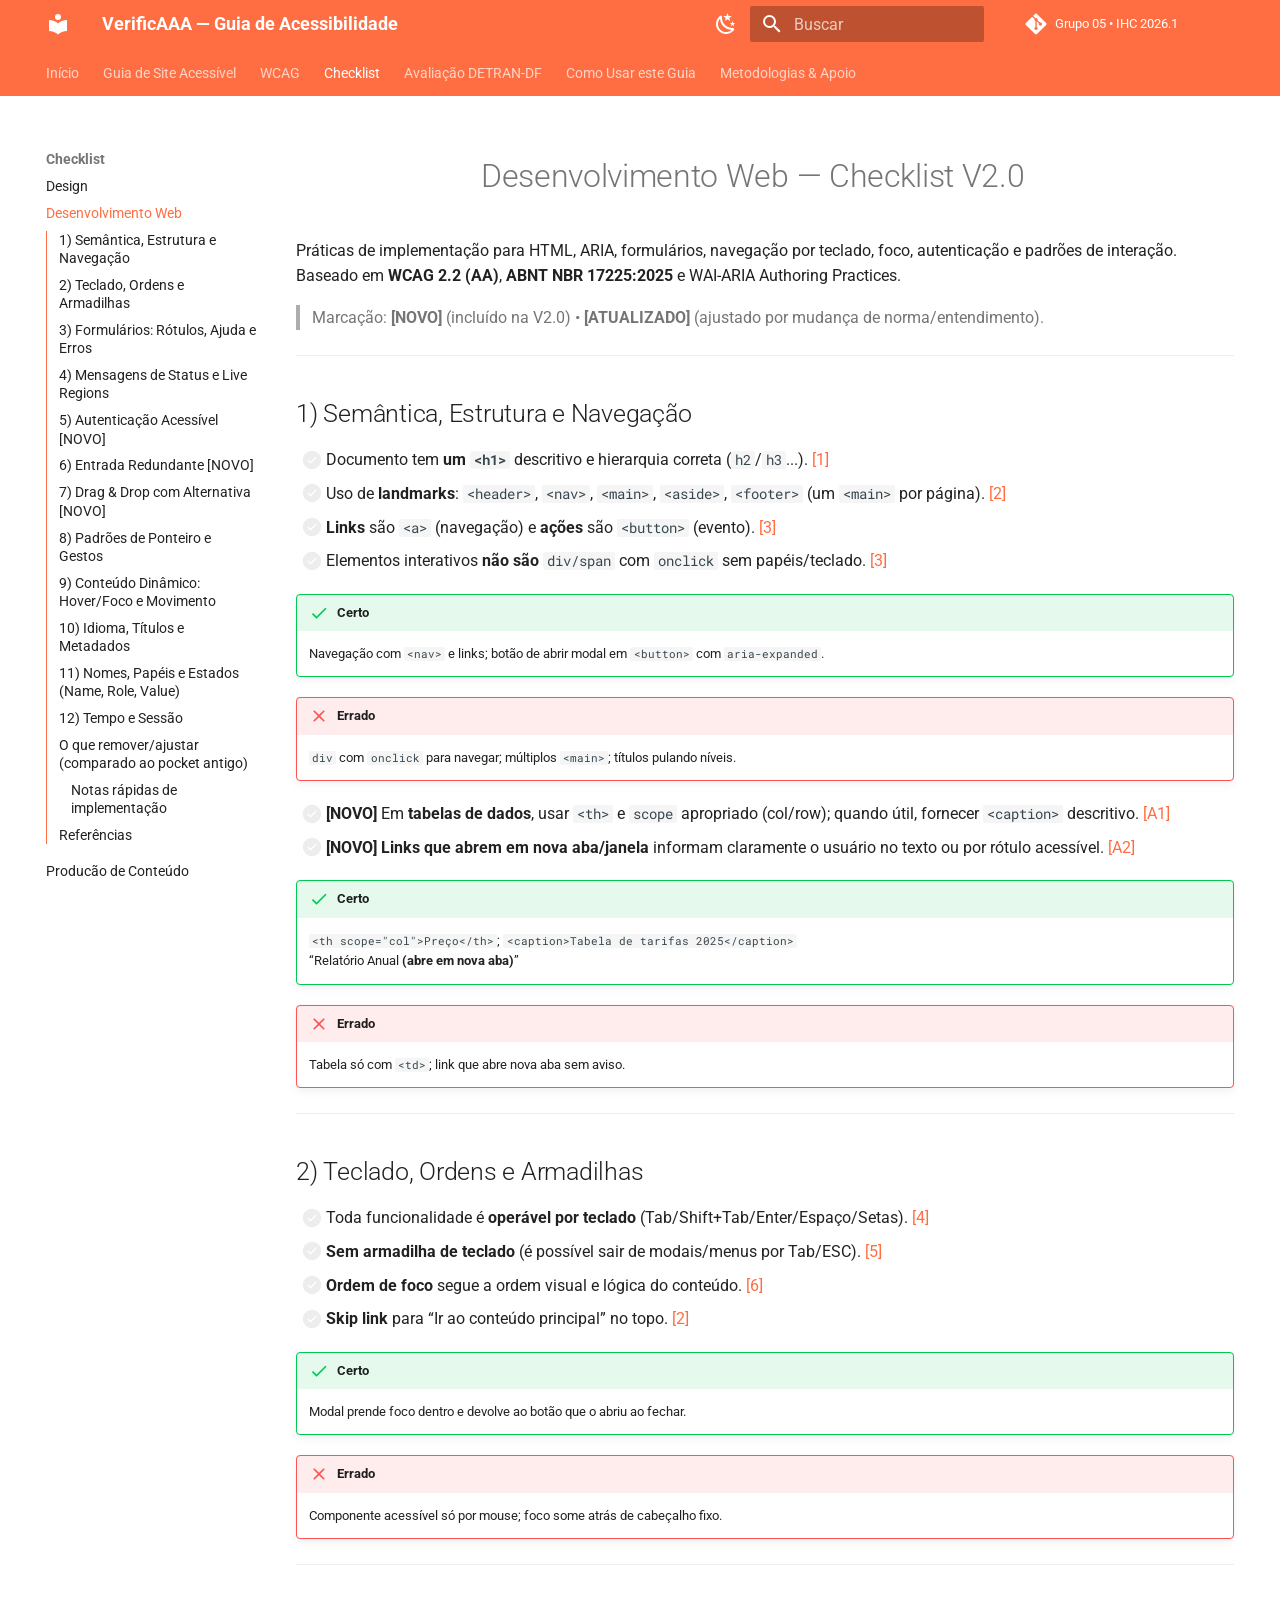
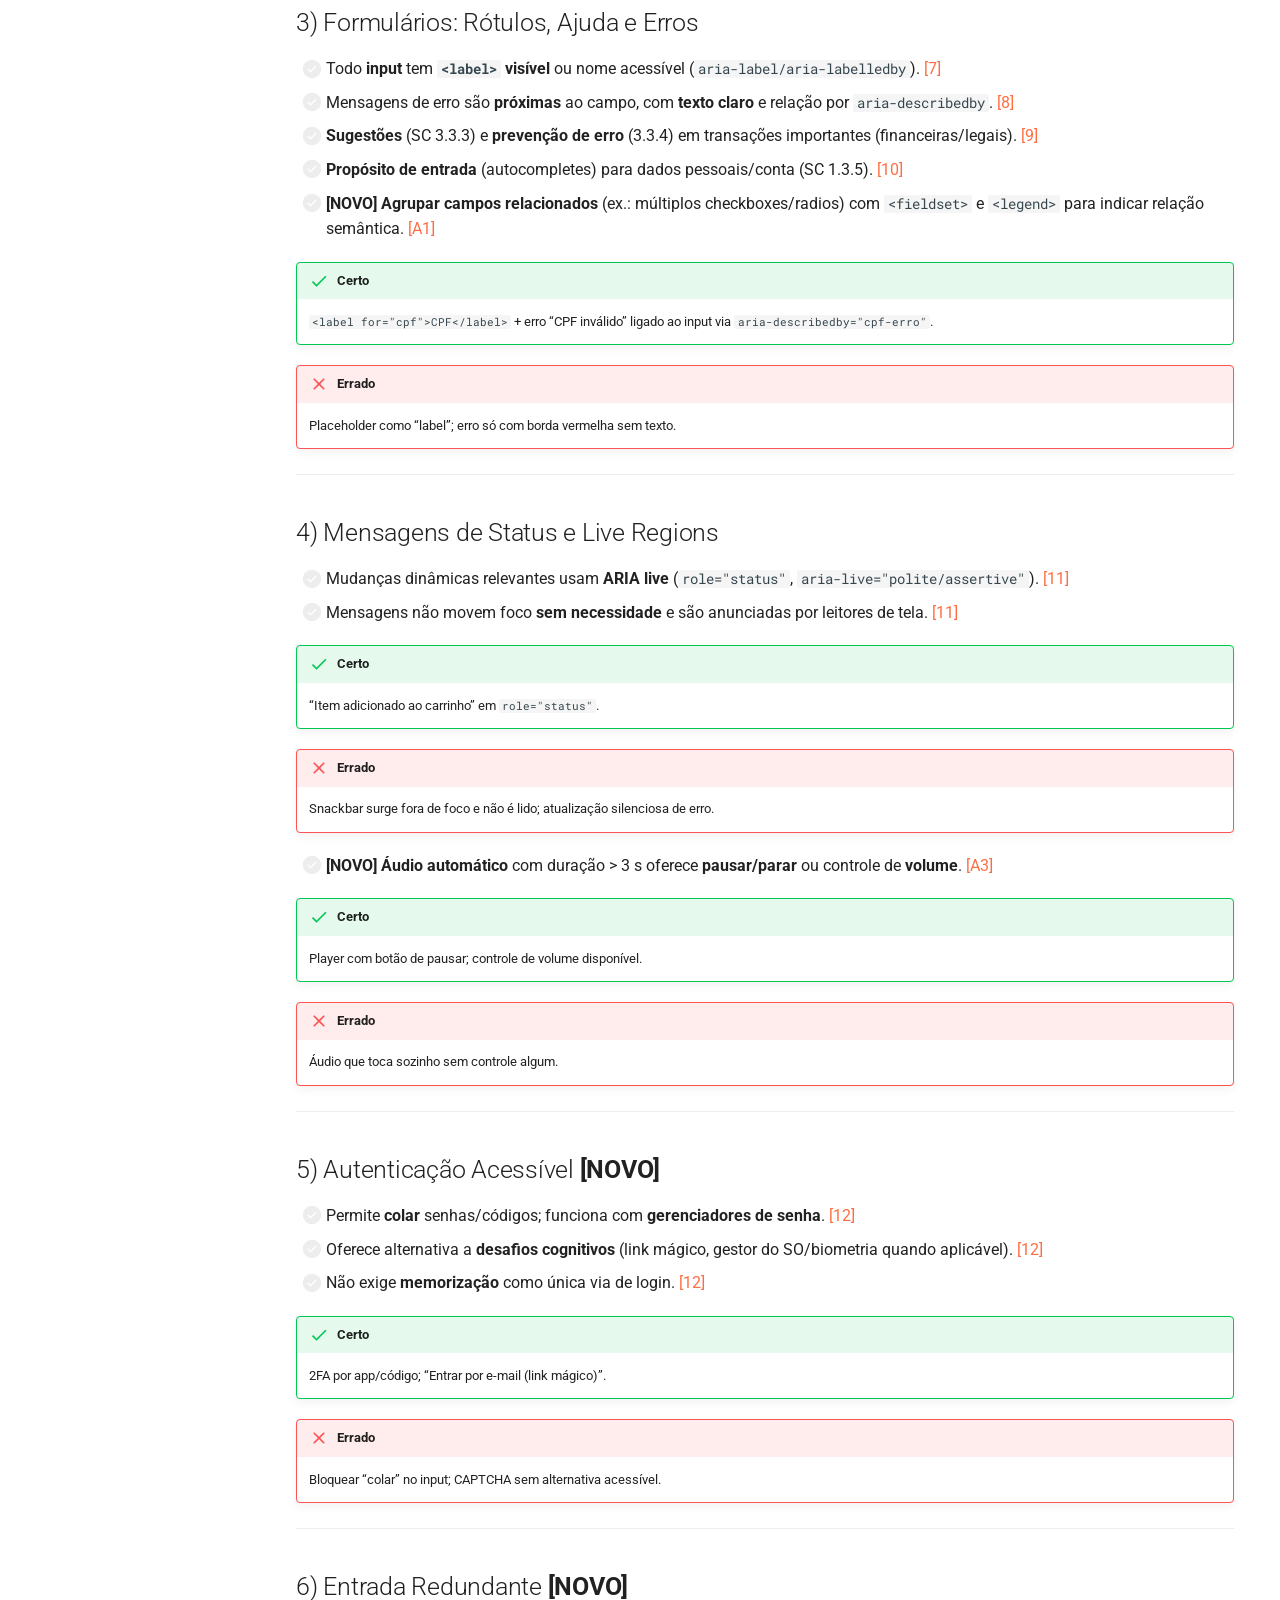
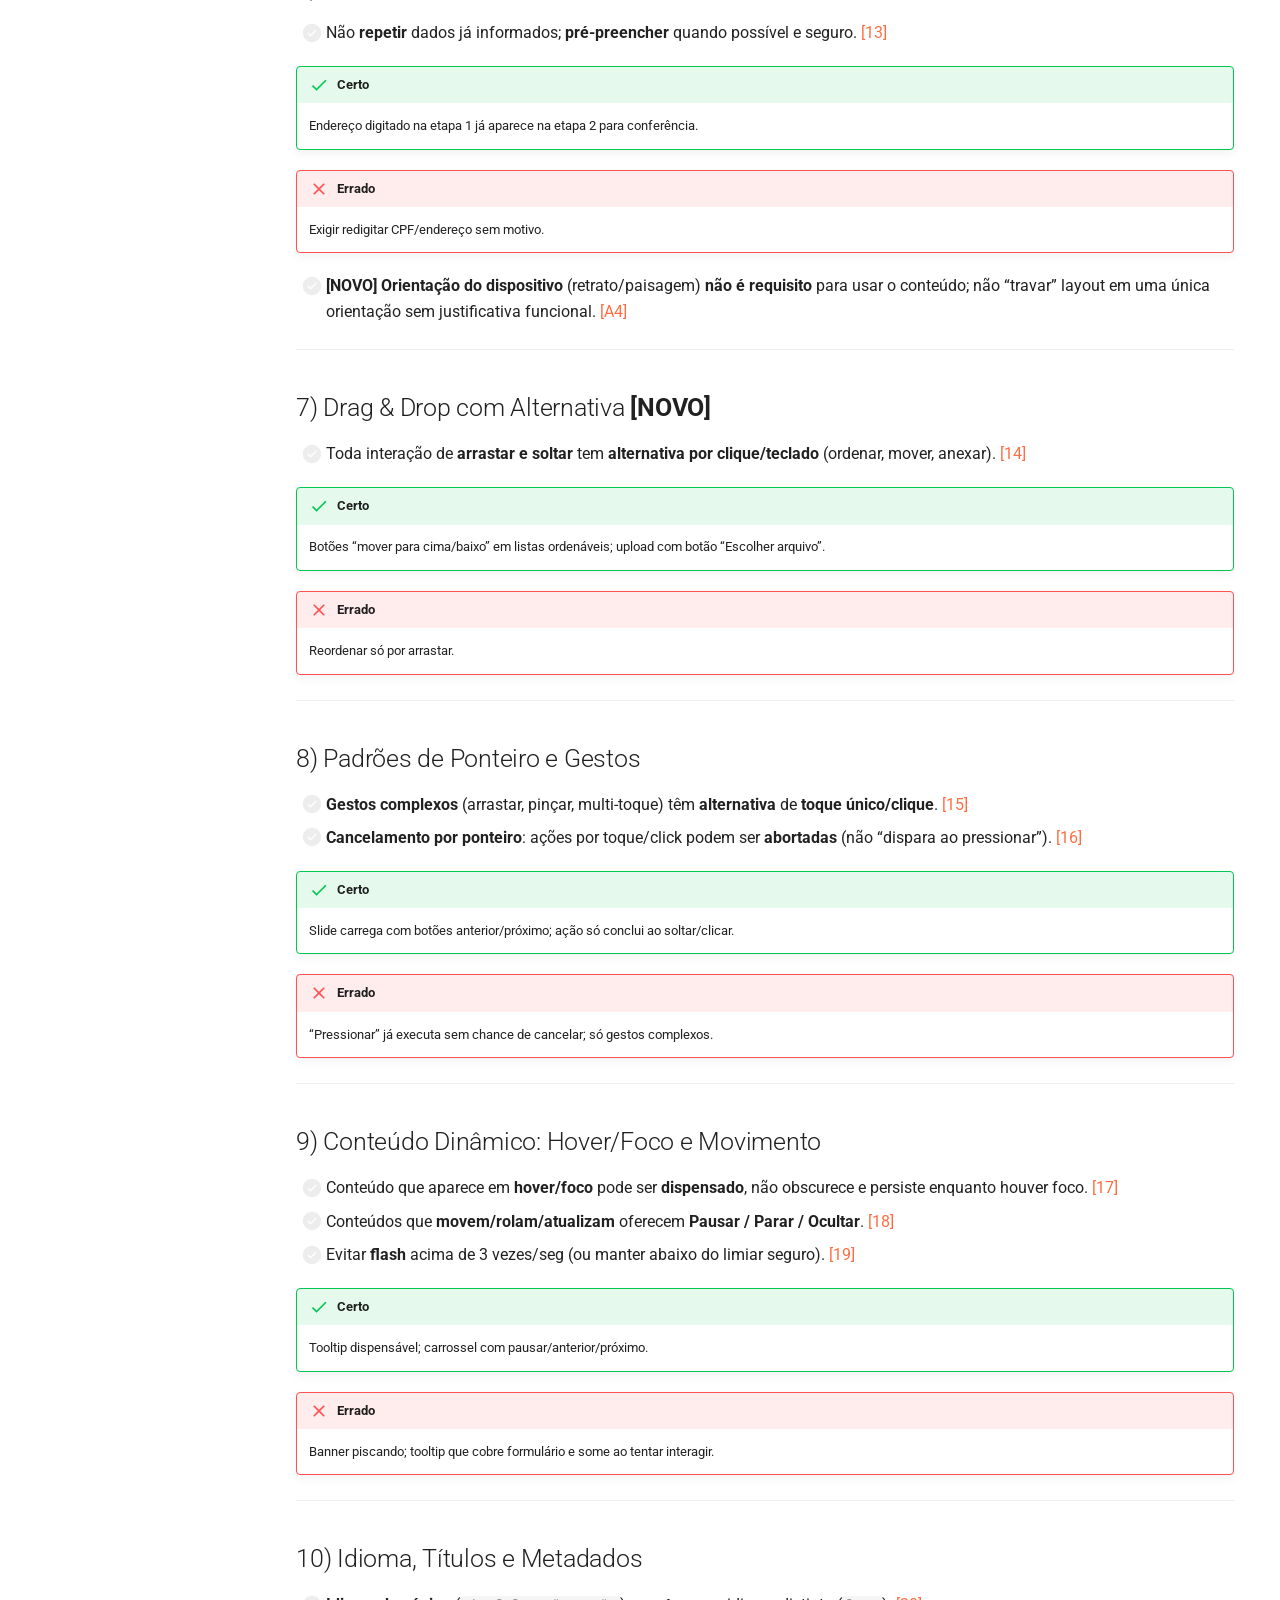
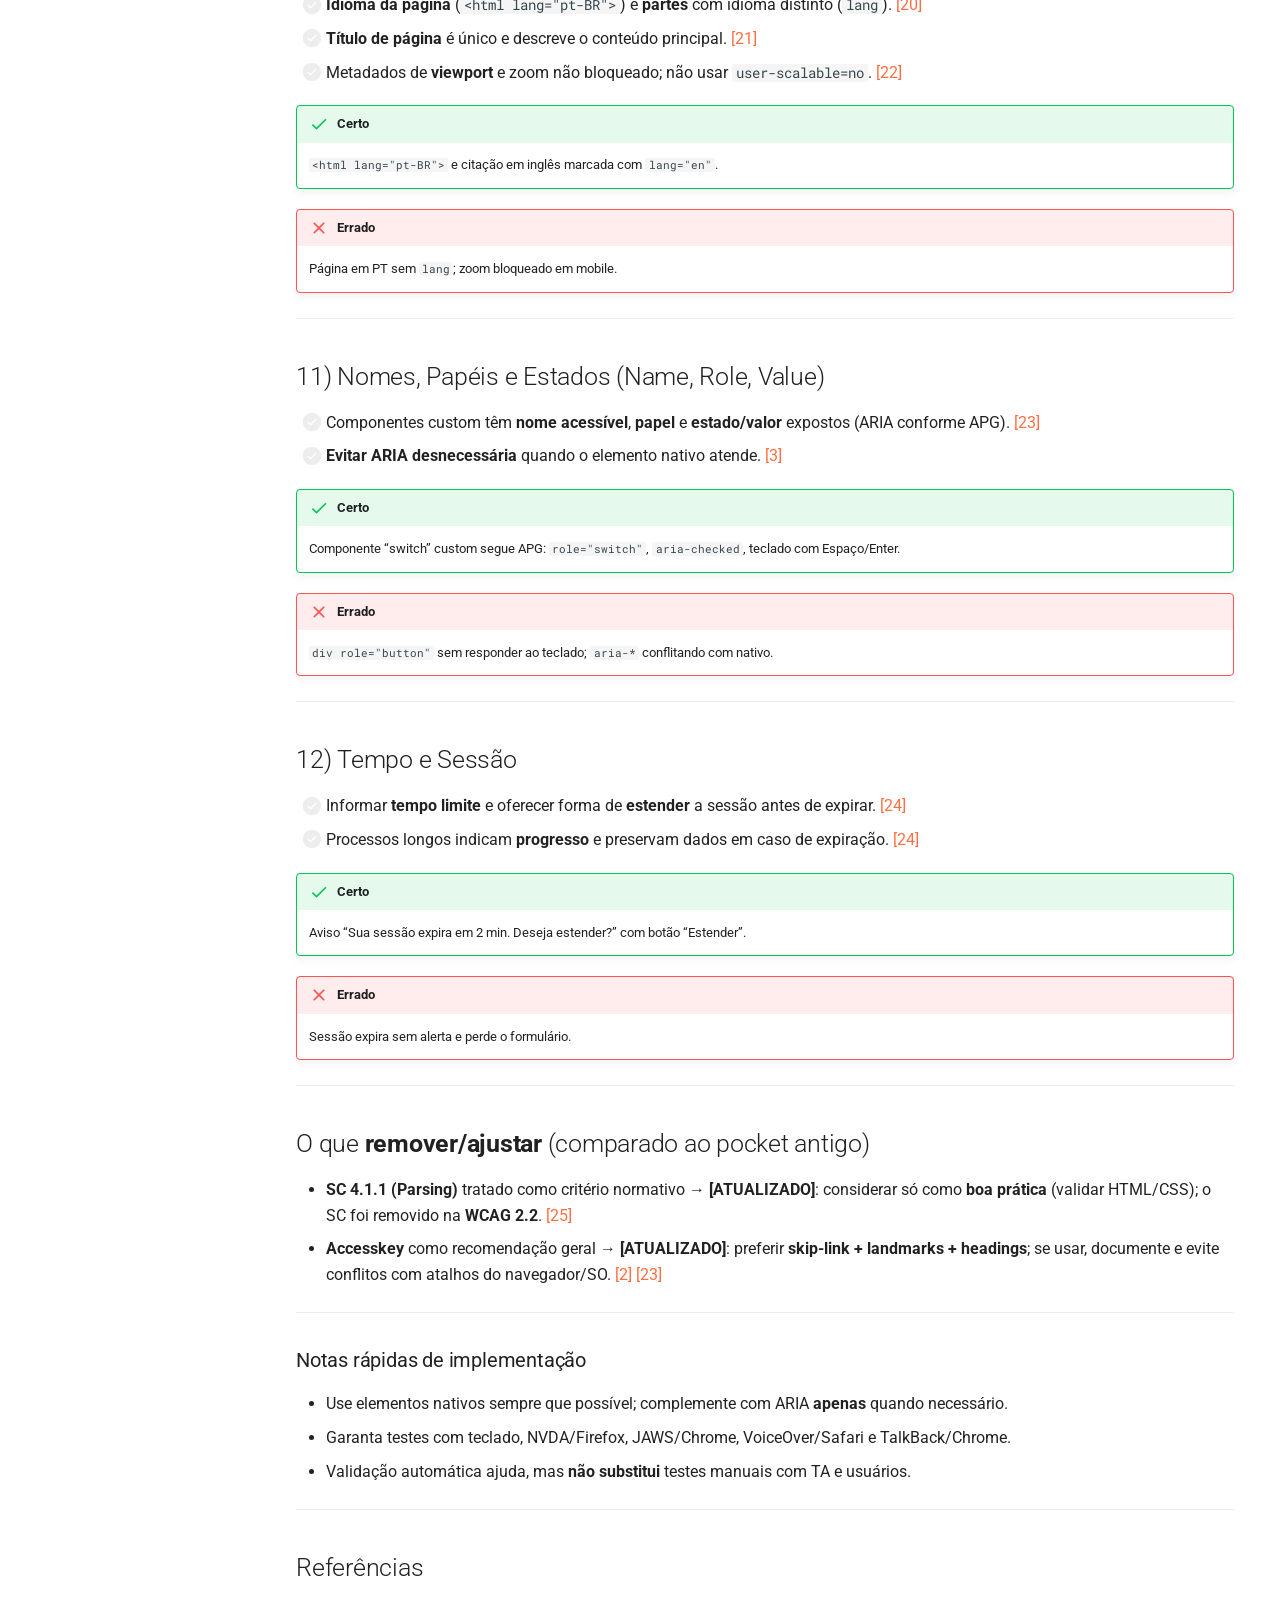
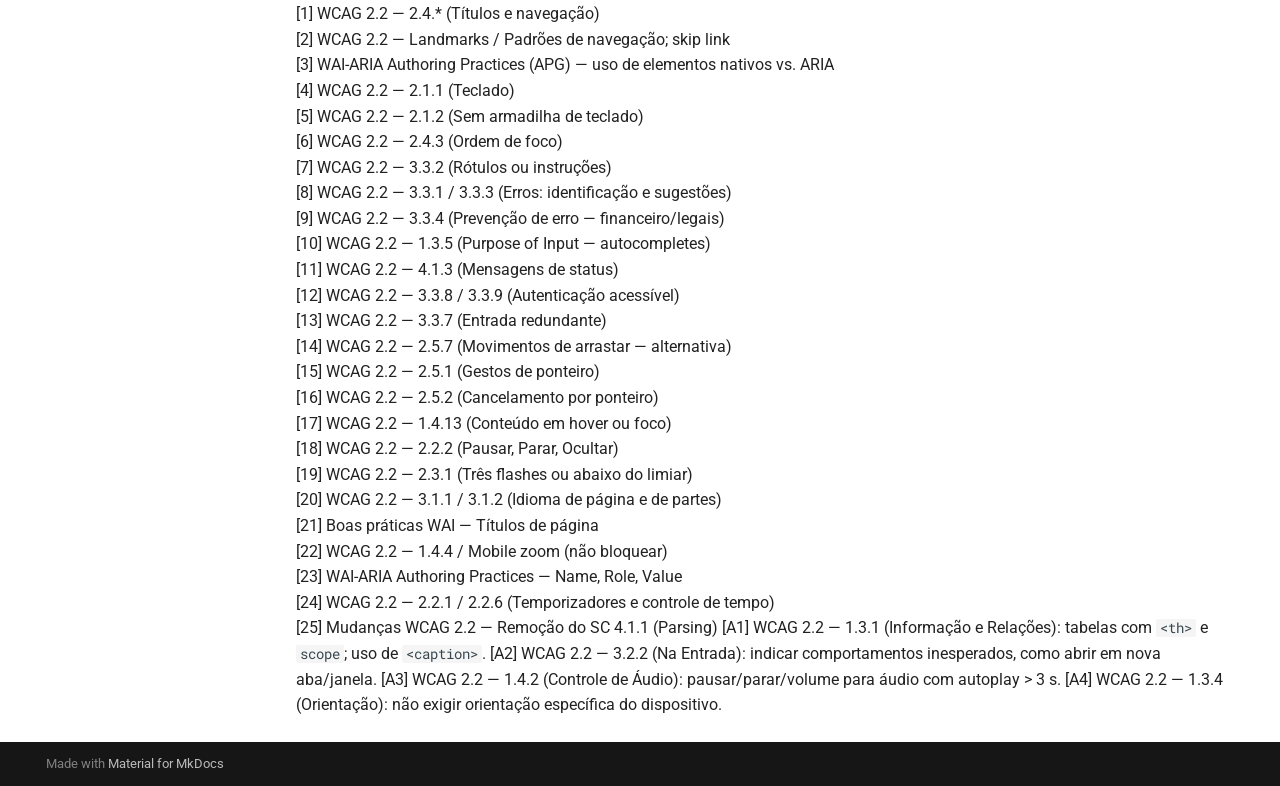
<file: devWeb/non_text_content/index.html>
<!doctype html>
<html lang="pt" class="no-js">
  <head>
    
      <meta charset="utf-8">
      <meta name="viewport" content="width=device-width,initial-scale=1">
      
        <meta name="description" content="Guia prático alinhado à WCAG 2.2, ABNT NBR 17225/17060 e Gov.br">
      
      
      
        <link rel="canonical" href="https://unb-ihc.github.io/IHC_2026.1_Grupo05/devWeb/non_text_content/">
      
      
        <link rel="prev" href="../../design/design/">
      
      
        <link rel="next" href="../../geracaoConteudo/conteudo/">
      
      
        
      
      
      <link rel="icon" href="../../assets/images/favicon.png">
      <meta name="generator" content="mkdocs-1.6.1, mkdocs-material-9.7.6">
    
    
      
        <title>Desenvolvimento Web - VerificAAA — Guia de Acessibilidade</title>
      
    
    
      <link rel="stylesheet" href="../../assets/stylesheets/main.484c7ddc.min.css">
      
        
        <link rel="stylesheet" href="../../assets/stylesheets/palette.ab4e12ef.min.css">
      
      


    
    
      
    
    
      
        
        
        <link rel="preconnect" href="https://fonts.gstatic.com" crossorigin>
        <link rel="stylesheet" href="https://fonts.googleapis.com/css?family=Roboto:300,300i,400,400i,700,700i%7CRoboto+Mono:400,400i,700,700i&display=fallback">
        <style>:root{--md-text-font:"Roboto";--md-code-font:"Roboto Mono"}</style>
      
    
    
      <link rel="stylesheet" href="../../stylesheets/extra.css">
    
    <script>__md_scope=new URL("../..",location),__md_hash=e=>[...e].reduce(((e,_)=>(e<<5)-e+_.charCodeAt(0)),0),__md_get=(e,_=localStorage,t=__md_scope)=>JSON.parse(_.getItem(t.pathname+"."+e)),__md_set=(e,_,t=localStorage,a=__md_scope)=>{try{t.setItem(a.pathname+"."+e,JSON.stringify(_))}catch(e){}}</script>
    
      

    
    
  </head>
  
  
    
    
      
    
    
    
    
    <body dir="ltr" data-md-color-scheme="default" data-md-color-primary="deep-orange" data-md-color-accent="amber">
  
    
    <input class="md-toggle" data-md-toggle="drawer" type="checkbox" id="__drawer" autocomplete="off">
    <input class="md-toggle" data-md-toggle="search" type="checkbox" id="__search" autocomplete="off">
    <label class="md-overlay" for="__drawer"></label>
    <div data-md-component="skip">
      
        
        <a href="#desenvolvimento-web-checklist-v20" class="md-skip">
          Pular para conteúdo
        </a>
      
    </div>
    <div data-md-component="announce">
      
    </div>
    
    
      

<header class="md-header" data-md-component="header">
  <nav class="md-header__inner md-grid" aria-label="Cabeçalho">
    <a href="../.." title="VerificAAA — Guia de Acessibilidade" class="md-header__button md-logo" aria-label="VerificAAA — Guia de Acessibilidade" data-md-component="logo">
      
  
  <svg xmlns="http://www.w3.org/2000/svg" viewBox="0 0 24 24"><path d="M12 8a3 3 0 0 0 3-3 3 3 0 0 0-3-3 3 3 0 0 0-3 3 3 3 0 0 0 3 3m0 3.54C9.64 9.35 6.5 8 3 8v11c3.5 0 6.64 1.35 9 3.54 2.36-2.19 5.5-3.54 9-3.54V8c-3.5 0-6.64 1.35-9 3.54"/></svg>

    </a>
    <label class="md-header__button md-icon" for="__drawer">
      
      <svg xmlns="http://www.w3.org/2000/svg" viewBox="0 0 24 24"><path d="M3 6h18v2H3zm0 5h18v2H3zm0 5h18v2H3z"/></svg>
    </label>
    <div class="md-header__title" data-md-component="header-title">
      <div class="md-header__ellipsis">
        <div class="md-header__topic">
          <span class="md-ellipsis">
            VerificAAA — Guia de Acessibilidade
          </span>
        </div>
        <div class="md-header__topic" data-md-component="header-topic">
          <span class="md-ellipsis">
            
              Desenvolvimento Web
            
          </span>
        </div>
      </div>
    </div>
    
      
        <form class="md-header__option" data-md-component="palette">
  
    
    
    
    <input class="md-option" data-md-color-media="(prefers-color-scheme: light)" data-md-color-scheme="default" data-md-color-primary="deep-orange" data-md-color-accent="amber"  aria-label="Modo escuro"  type="radio" name="__palette" id="__palette_0">
    
      <label class="md-header__button md-icon" title="Modo escuro" for="__palette_1" hidden>
        <svg xmlns="http://www.w3.org/2000/svg" viewBox="0 0 24 24"><path d="m17.75 4.09-2.53 1.94.91 3.06-2.63-1.81-2.63 1.81.91-3.06-2.53-1.94L12.44 4l1.06-3 1.06 3zm3.5 6.91-1.64 1.25.59 1.98-1.7-1.17-1.7 1.17.59-1.98L15.75 11l2.06-.05L18.5 9l.69 1.95zm-2.28 4.95c.83-.08 1.72 1.1 1.19 1.85-.32.45-.66.87-1.08 1.27C15.17 23 8.84 23 4.94 19.07c-3.91-3.9-3.91-10.24 0-14.14.4-.4.82-.76 1.27-1.08.75-.53 1.93.36 1.85 1.19-.27 2.86.69 5.83 2.89 8.02a9.96 9.96 0 0 0 8.02 2.89m-1.64 2.02a12.08 12.08 0 0 1-7.8-3.47c-2.17-2.19-3.33-5-3.49-7.82-2.81 3.14-2.7 7.96.31 10.98 3.02 3.01 7.84 3.12 10.98.31"/></svg>
      </label>
    
  
    
    
    
    <input class="md-option" data-md-color-media="(prefers-color-scheme: dark)" data-md-color-scheme="slate" data-md-color-primary="deep-orange" data-md-color-accent="amber"  aria-label="Modo claro"  type="radio" name="__palette" id="__palette_1">
    
      <label class="md-header__button md-icon" title="Modo claro" for="__palette_0" hidden>
        <svg xmlns="http://www.w3.org/2000/svg" viewBox="0 0 24 24"><path d="M12 7a5 5 0 0 1 5 5 5 5 0 0 1-5 5 5 5 0 0 1-5-5 5 5 0 0 1 5-5m0 2a3 3 0 0 0-3 3 3 3 0 0 0 3 3 3 3 0 0 0 3-3 3 3 0 0 0-3-3m0-7 2.39 3.42C13.65 5.15 12.84 5 12 5s-1.65.15-2.39.42zM3.34 7l4.16-.35A7.2 7.2 0 0 0 5.94 8.5c-.44.74-.69 1.5-.83 2.29zm.02 10 1.76-3.77a7.131 7.131 0 0 0 2.38 4.14zM20.65 7l-1.77 3.79a7.02 7.02 0 0 0-2.38-4.15zm-.01 10-4.14.36c.59-.51 1.12-1.14 1.54-1.86.42-.73.69-1.5.83-2.29zM12 22l-2.41-3.44c.74.27 1.55.44 2.41.44.82 0 1.63-.17 2.37-.44z"/></svg>
      </label>
    
  
</form>
      
    
    
      <script>var palette=__md_get("__palette");if(palette&&palette.color){if("(prefers-color-scheme)"===palette.color.media){var media=matchMedia("(prefers-color-scheme: light)"),input=document.querySelector(media.matches?"[data-md-color-media='(prefers-color-scheme: light)']":"[data-md-color-media='(prefers-color-scheme: dark)']");palette.color.media=input.getAttribute("data-md-color-media"),palette.color.scheme=input.getAttribute("data-md-color-scheme"),palette.color.primary=input.getAttribute("data-md-color-primary"),palette.color.accent=input.getAttribute("data-md-color-accent")}for(var[key,value]of Object.entries(palette.color))document.body.setAttribute("data-md-color-"+key,value)}</script>
    
    
    
      
      
        <label class="md-header__button md-icon" for="__search">
          
          <svg xmlns="http://www.w3.org/2000/svg" viewBox="0 0 24 24"><path d="M9.5 3A6.5 6.5 0 0 1 16 9.5c0 1.61-.59 3.09-1.56 4.23l.27.27h.79l5 5-1.5 1.5-5-5v-.79l-.27-.27A6.52 6.52 0 0 1 9.5 16 6.5 6.5 0 0 1 3 9.5 6.5 6.5 0 0 1 9.5 3m0 2C7 5 5 7 5 9.5S7 14 9.5 14 14 12 14 9.5 12 5 9.5 5"/></svg>
        </label>
        <div class="md-search" data-md-component="search" role="dialog">
  <label class="md-search__overlay" for="__search"></label>
  <div class="md-search__inner" role="search">
    <form class="md-search__form" name="search">
      <input type="text" class="md-search__input" name="query" aria-label="Buscar" placeholder="Buscar" autocapitalize="off" autocorrect="off" autocomplete="off" spellcheck="false" data-md-component="search-query" required>
      <label class="md-search__icon md-icon" for="__search">
        
        <svg xmlns="http://www.w3.org/2000/svg" viewBox="0 0 24 24"><path d="M9.5 3A6.5 6.5 0 0 1 16 9.5c0 1.61-.59 3.09-1.56 4.23l.27.27h.79l5 5-1.5 1.5-5-5v-.79l-.27-.27A6.52 6.52 0 0 1 9.5 16 6.5 6.5 0 0 1 3 9.5 6.5 6.5 0 0 1 9.5 3m0 2C7 5 5 7 5 9.5S7 14 9.5 14 14 12 14 9.5 12 5 9.5 5"/></svg>
        
        <svg xmlns="http://www.w3.org/2000/svg" viewBox="0 0 24 24"><path d="M20 11v2H8l5.5 5.5-1.42 1.42L4.16 12l7.92-7.92L13.5 5.5 8 11z"/></svg>
      </label>
      <nav class="md-search__options" aria-label="Pesquisar">
        
        <button type="reset" class="md-search__icon md-icon" title="Limpar" aria-label="Limpar" tabindex="-1">
          
          <svg xmlns="http://www.w3.org/2000/svg" viewBox="0 0 24 24"><path d="M19 6.41 17.59 5 12 10.59 6.41 5 5 6.41 10.59 12 5 17.59 6.41 19 12 13.41 17.59 19 19 17.59 13.41 12z"/></svg>
        </button>
      </nav>
      
        <div class="md-search__suggest" data-md-component="search-suggest"></div>
      
    </form>
    <div class="md-search__output">
      <div class="md-search__scrollwrap" tabindex="0" data-md-scrollfix>
        <div class="md-search-result" data-md-component="search-result">
          <div class="md-search-result__meta">
            Inicializando busca
          </div>
          <ol class="md-search-result__list" role="presentation"></ol>
        </div>
      </div>
    </div>
  </div>
</div>
      
    
    
      <div class="md-header__source">
        <a href="https://github.com/UnB-IHC/IHC_2026.1_Grupo05" title="Ir para repositório" class="md-source" data-md-component="source">
  <div class="md-source__icon md-icon">
    
    <svg xmlns="http://www.w3.org/2000/svg" viewBox="0 0 448 512"><!--! Font Awesome Free 7.1.0 by @fontawesome - https://fontawesome.com License - https://fontawesome.com/license/free (Icons: CC BY 4.0, Fonts: SIL OFL 1.1, Code: MIT License) Copyright 2025 Fonticons, Inc.--><path d="M439.6 236.1 244 40.5c-5.4-5.5-12.8-8.5-20.4-8.5s-15 3-20.4 8.4L162.5 81l51.5 51.5c27.1-9.1 52.7 16.8 43.4 43.7l49.7 49.7c34.2-11.8 61.2 31 35.5 56.7-26.5 26.5-70.2-2.9-56-37.3L240.3 199v121.9c25.3 12.5 22.3 41.8 9.1 55-6.4 6.4-15.2 10.1-24.3 10.1s-17.8-3.6-24.3-10.1c-17.6-17.6-11.1-46.9 11.2-56v-123c-20.8-8.5-24.6-30.7-18.6-45L142.6 101 8.5 235.1C3 240.6 0 247.9 0 255.5s3 15 8.5 20.4l195.6 195.7c5.4 5.4 12.7 8.4 20.4 8.4s15-3 20.4-8.4l194.7-194.7c5.4-5.4 8.4-12.8 8.4-20.4s-3-15-8.4-20.4"/></svg>
  </div>
  <div class="md-source__repository">
    Grupo 05 • IHC 2026.1
  </div>
</a>
      </div>
    
  </nav>
  
</header>
    
    <div class="md-container" data-md-component="container">
      
      
        
          
            
<nav class="md-tabs" aria-label="Abas" data-md-component="tabs">
  <div class="md-grid">
    <ul class="md-tabs__list">
      
        
  
  
  
  
    <li class="md-tabs__item">
      <a href="../.." class="md-tabs__link">
        
  
  
    
  
  Início

      </a>
    </li>
  

      
        
  
  
  
  
    <li class="md-tabs__item">
      <a href="../../guia/site_acessivel/" class="md-tabs__link">
        
  
  
    
  
  Guia de Site Acessível

      </a>
    </li>
  

      
        
  
  
  
  
    <li class="md-tabs__item">
      <a href="../../wcag/" class="md-tabs__link">
        
  
  
    
  
  WCAG

      </a>
    </li>
  

      
        
  
  
  
    
  
  
    
    
      <li class="md-tabs__item md-tabs__item--active">
        <a href="../../design/design/" class="md-tabs__link">
          
  
  
  Checklist

        </a>
      </li>
    
  

      
        
  
  
  
  
    
    
      <li class="md-tabs__item">
        <a href="../../avaliacao/introducao/" class="md-tabs__link">
          
  
  
  Avaliação DETRAN-DF

        </a>
      </li>
    
  

      
        
  
  
  
  
    <li class="md-tabs__item">
      <a href="../../comUsar/comoUsar.md" class="md-tabs__link">
        
  
  
    
  
  Como Usar este Guia

      </a>
    </li>
  

      
        
  
  
  
  
    
    
      <li class="md-tabs__item">
        <a href="../../tools/ferramentas/" class="md-tabs__link">
          
  
  
  Metodologias & Apoio

        </a>
      </li>
    
  

      
    </ul>
  </div>
</nav>
          
        
      
      <main class="md-main" data-md-component="main">
        <div class="md-main__inner md-grid">
          
            
              
              <div class="md-sidebar md-sidebar--primary" data-md-component="sidebar" data-md-type="navigation" >
                <div class="md-sidebar__scrollwrap">
                  <div class="md-sidebar__inner">
                    


  


  

<nav class="md-nav md-nav--primary md-nav--lifted md-nav--integrated" aria-label="Navegação" data-md-level="0">
  <label class="md-nav__title" for="__drawer">
    <a href="../.." title="VerificAAA — Guia de Acessibilidade" class="md-nav__button md-logo" aria-label="VerificAAA — Guia de Acessibilidade" data-md-component="logo">
      
  
  <svg xmlns="http://www.w3.org/2000/svg" viewBox="0 0 24 24"><path d="M12 8a3 3 0 0 0 3-3 3 3 0 0 0-3-3 3 3 0 0 0-3 3 3 3 0 0 0 3 3m0 3.54C9.64 9.35 6.5 8 3 8v11c3.5 0 6.64 1.35 9 3.54 2.36-2.19 5.5-3.54 9-3.54V8c-3.5 0-6.64 1.35-9 3.54"/></svg>

    </a>
    VerificAAA — Guia de Acessibilidade
  </label>
  
    <div class="md-nav__source">
      <a href="https://github.com/UnB-IHC/IHC_2026.1_Grupo05" title="Ir para repositório" class="md-source" data-md-component="source">
  <div class="md-source__icon md-icon">
    
    <svg xmlns="http://www.w3.org/2000/svg" viewBox="0 0 448 512"><!--! Font Awesome Free 7.1.0 by @fontawesome - https://fontawesome.com License - https://fontawesome.com/license/free (Icons: CC BY 4.0, Fonts: SIL OFL 1.1, Code: MIT License) Copyright 2025 Fonticons, Inc.--><path d="M439.6 236.1 244 40.5c-5.4-5.5-12.8-8.5-20.4-8.5s-15 3-20.4 8.4L162.5 81l51.5 51.5c27.1-9.1 52.7 16.8 43.4 43.7l49.7 49.7c34.2-11.8 61.2 31 35.5 56.7-26.5 26.5-70.2-2.9-56-37.3L240.3 199v121.9c25.3 12.5 22.3 41.8 9.1 55-6.4 6.4-15.2 10.1-24.3 10.1s-17.8-3.6-24.3-10.1c-17.6-17.6-11.1-46.9 11.2-56v-123c-20.8-8.5-24.6-30.7-18.6-45L142.6 101 8.5 235.1C3 240.6 0 247.9 0 255.5s3 15 8.5 20.4l195.6 195.7c5.4 5.4 12.7 8.4 20.4 8.4s15-3 20.4-8.4l194.7-194.7c5.4-5.4 8.4-12.8 8.4-20.4s-3-15-8.4-20.4"/></svg>
  </div>
  <div class="md-source__repository">
    Grupo 05 • IHC 2026.1
  </div>
</a>
    </div>
  
  <ul class="md-nav__list" data-md-scrollfix>
    
      
      
  
  
  
  
    <li class="md-nav__item">
      <a href="../.." class="md-nav__link">
        
  
  
  <span class="md-ellipsis">
    
  
    Início
  

    
  </span>
  
  

      </a>
    </li>
  

    
      
      
  
  
  
  
    <li class="md-nav__item">
      <a href="../../guia/site_acessivel/" class="md-nav__link">
        
  
  
  <span class="md-ellipsis">
    
  
    Guia de Site Acessível
  

    
  </span>
  
  

      </a>
    </li>
  

    
      
      
  
  
  
  
    <li class="md-nav__item">
      <a href="../../wcag/" class="md-nav__link">
        
  
  
  <span class="md-ellipsis">
    
  
    WCAG
  

    
  </span>
  
  

      </a>
    </li>
  

    
      
      
  
  
    
  
  
  
    
    
    
    
      
        
        
      
      
        
      
    
    
    <li class="md-nav__item md-nav__item--active md-nav__item--section md-nav__item--nested">
      
        
        
        <input class="md-nav__toggle md-toggle " type="checkbox" id="__nav_4" checked>
        
          
          <label class="md-nav__link" for="__nav_4" id="__nav_4_label" tabindex="">
            
  
  
  <span class="md-ellipsis">
    
  
    Checklist
  

    
  </span>
  
  

            <span class="md-nav__icon md-icon"></span>
          </label>
        
        <nav class="md-nav" data-md-level="1" aria-labelledby="__nav_4_label" aria-expanded="true">
          <label class="md-nav__title" for="__nav_4">
            <span class="md-nav__icon md-icon"></span>
            
  
    Checklist
  

          </label>
          <ul class="md-nav__list" data-md-scrollfix>
            
              
                
  
  
  
  
    <li class="md-nav__item">
      <a href="../../design/design/" class="md-nav__link">
        
  
  
  <span class="md-ellipsis">
    
  
    Design
  

    
  </span>
  
  

      </a>
    </li>
  

              
            
              
                
  
  
    
  
  
  
    <li class="md-nav__item md-nav__item--active">
      
      <input class="md-nav__toggle md-toggle" type="checkbox" id="__toc">
      
      
        
      
      
        <label class="md-nav__link md-nav__link--active" for="__toc">
          
  
  
  <span class="md-ellipsis">
    
  
    Desenvolvimento Web
  

    
  </span>
  
  

          <span class="md-nav__icon md-icon"></span>
        </label>
      
      <a href="./" class="md-nav__link md-nav__link--active">
        
  
  
  <span class="md-ellipsis">
    
  
    Desenvolvimento Web
  

    
  </span>
  
  

      </a>
      
        

<nav class="md-nav md-nav--secondary" aria-label="Índice">
  
  
  
    
  
  
    <label class="md-nav__title" for="__toc">
      <span class="md-nav__icon md-icon"></span>
      Índice
    </label>
    <ul class="md-nav__list" data-md-component="toc" data-md-scrollfix>
      
        <li class="md-nav__item">
  <a href="#1-semantica-estrutura-e-navegacao" class="md-nav__link">
    <span class="md-ellipsis">
      
        1) Semântica, Estrutura e Navegação
      
    </span>
  </a>
  
</li>
      
        <li class="md-nav__item">
  <a href="#2-teclado-ordens-e-armadilhas" class="md-nav__link">
    <span class="md-ellipsis">
      
        2) Teclado, Ordens e Armadilhas
      
    </span>
  </a>
  
</li>
      
        <li class="md-nav__item">
  <a href="#3-formularios-rotulos-ajuda-e-erros" class="md-nav__link">
    <span class="md-ellipsis">
      
        3) Formulários: Rótulos, Ajuda e Erros
      
    </span>
  </a>
  
</li>
      
        <li class="md-nav__item">
  <a href="#4-mensagens-de-status-e-live-regions" class="md-nav__link">
    <span class="md-ellipsis">
      
        4) Mensagens de Status e Live Regions
      
    </span>
  </a>
  
</li>
      
        <li class="md-nav__item">
  <a href="#5-autenticacao-acessivel-novo" class="md-nav__link">
    <span class="md-ellipsis">
      
        5) Autenticação Acessível [NOVO]
      
    </span>
  </a>
  
</li>
      
        <li class="md-nav__item">
  <a href="#6-entrada-redundante-novo" class="md-nav__link">
    <span class="md-ellipsis">
      
        6) Entrada Redundante [NOVO]
      
    </span>
  </a>
  
</li>
      
        <li class="md-nav__item">
  <a href="#7-drag-drop-com-alternativa-novo" class="md-nav__link">
    <span class="md-ellipsis">
      
        7) Drag &amp; Drop com Alternativa [NOVO]
      
    </span>
  </a>
  
</li>
      
        <li class="md-nav__item">
  <a href="#8-padroes-de-ponteiro-e-gestos" class="md-nav__link">
    <span class="md-ellipsis">
      
        8) Padrões de Ponteiro e Gestos
      
    </span>
  </a>
  
</li>
      
        <li class="md-nav__item">
  <a href="#9-conteudo-dinamico-hoverfoco-e-movimento" class="md-nav__link">
    <span class="md-ellipsis">
      
        9) Conteúdo Dinâmico: Hover/Foco e Movimento
      
    </span>
  </a>
  
</li>
      
        <li class="md-nav__item">
  <a href="#10-idioma-titulos-e-metadados" class="md-nav__link">
    <span class="md-ellipsis">
      
        10) Idioma, Títulos e Metadados
      
    </span>
  </a>
  
</li>
      
        <li class="md-nav__item">
  <a href="#11-nomes-papeis-e-estados-name-role-value" class="md-nav__link">
    <span class="md-ellipsis">
      
        11) Nomes, Papéis e Estados (Name, Role, Value)
      
    </span>
  </a>
  
</li>
      
        <li class="md-nav__item">
  <a href="#12-tempo-e-sessao" class="md-nav__link">
    <span class="md-ellipsis">
      
        12) Tempo e Sessão
      
    </span>
  </a>
  
</li>
      
        <li class="md-nav__item">
  <a href="#o-que-removerajustar-comparado-ao-pocket-antigo" class="md-nav__link">
    <span class="md-ellipsis">
      
        O que remover/ajustar (comparado ao pocket antigo)
      
    </span>
  </a>
  
    <nav class="md-nav" aria-label="O que remover/ajustar (comparado ao pocket antigo)">
      <ul class="md-nav__list">
        
          <li class="md-nav__item">
  <a href="#notas-rapidas-de-implementacao" class="md-nav__link">
    <span class="md-ellipsis">
      
        Notas rápidas de implementação
      
    </span>
  </a>
  
</li>
        
      </ul>
    </nav>
  
</li>
      
        <li class="md-nav__item">
  <a href="#referencias" class="md-nav__link">
    <span class="md-ellipsis">
      
        Referências
      
    </span>
  </a>
  
</li>
      
    </ul>
  
</nav>
      
    </li>
  

              
            
              
                
  
  
  
  
    <li class="md-nav__item">
      <a href="../../geracaoConteudo/conteudo/" class="md-nav__link">
        
  
  
  <span class="md-ellipsis">
    
  
    Produção de Conteúdo
  

    
  </span>
  
  

      </a>
    </li>
  

              
            
          </ul>
        </nav>
      
    </li>
  

    
      
      
  
  
  
  
    
    
    
    
      
      
        
      
    
    
    <li class="md-nav__item md-nav__item--nested">
      
        
        
        <input class="md-nav__toggle md-toggle " type="checkbox" id="__nav_5" >
        
          
          <label class="md-nav__link" for="__nav_5" id="__nav_5_label" tabindex="0">
            
  
  
  <span class="md-ellipsis">
    
  
    Avaliação DETRAN-DF
  

    
  </span>
  
  

            <span class="md-nav__icon md-icon"></span>
          </label>
        
        <nav class="md-nav" data-md-level="1" aria-labelledby="__nav_5_label" aria-expanded="false">
          <label class="md-nav__title" for="__nav_5">
            <span class="md-nav__icon md-icon"></span>
            
  
    Avaliação DETRAN-DF
  

          </label>
          <ul class="md-nav__list" data-md-scrollfix>
            
              
                
  
  
  
  
    <li class="md-nav__item">
      <a href="../../avaliacao/introducao/" class="md-nav__link">
        
  
  
  <span class="md-ellipsis">
    
  
    Introdução
  

    
  </span>
  
  

      </a>
    </li>
  

              
            
              
                
  
  
  
  
    <li class="md-nav__item">
      <a href="../../avaliacao/exemplos_praticos/" class="md-nav__link">
        
  
  
  <span class="md-ellipsis">
    
  
    Exemplos Práticos
  

    
  </span>
  
  

      </a>
    </li>
  

              
            
              
                
  
  
  
  
    <li class="md-nav__item">
      <a href="../../avaliacao/checklist/" class="md-nav__link">
        
  
  
  <span class="md-ellipsis">
    
  
    Checklist Completo
  

    
  </span>
  
  

      </a>
    </li>
  

              
            
          </ul>
        </nav>
      
    </li>
  

    
      
      
  
  
  
  
    <li class="md-nav__item">
      <a href="../../comUsar/comoUsar.md" class="md-nav__link">
        
  
  
  <span class="md-ellipsis">
    
  
    Como Usar este Guia
  

    
  </span>
  
  

      </a>
    </li>
  

    
      
      
  
  
  
  
    
    
    
    
      
      
        
      
    
    
    <li class="md-nav__item md-nav__item--nested">
      
        
        
        <input class="md-nav__toggle md-toggle " type="checkbox" id="__nav_7" >
        
          
          <label class="md-nav__link" for="__nav_7" id="__nav_7_label" tabindex="0">
            
  
  
  <span class="md-ellipsis">
    
  
    Metodologias & Apoio
  

    
  </span>
  
  

            <span class="md-nav__icon md-icon"></span>
          </label>
        
        <nav class="md-nav" data-md-level="1" aria-labelledby="__nav_7_label" aria-expanded="false">
          <label class="md-nav__title" for="__nav_7">
            <span class="md-nav__icon md-icon"></span>
            
  
    Metodologias & Apoio
  

          </label>
          <ul class="md-nav__list" data-md-scrollfix>
            
              
                
  
  
  
  
    <li class="md-nav__item">
      <a href="../../tools/ferramentas/" class="md-nav__link">
        
  
  
  <span class="md-ellipsis">
    
  
    Ferramentas de Apoio
  

    
  </span>
  
  

      </a>
    </li>
  

              
            
              
                
  
  
  
  
    <li class="md-nav__item">
      <a href="../../metodo/heuristicas/" class="md-nav__link">
        
  
  
  <span class="md-ellipsis">
    
  
    Heurísticas de Nielsen
  

    
  </span>
  
  

      </a>
    </li>
  

              
            
              
                
  
  
  
  
    <li class="md-nav__item">
      <a href="../../gestaoProjeto/gestaoProjeto/" class="md-nav__link">
        
  
  
  <span class="md-ellipsis">
    
  
    Gestão do Projeto
  

    
  </span>
  
  

      </a>
    </li>
  

              
            
          </ul>
        </nav>
      
    </li>
  

    
  </ul>
</nav>
                  </div>
                </div>
              </div>
            
            
          
          
            <div class="md-content" data-md-component="content">
              
              <article class="md-content__inner md-typeset">
                
                  



<h1 id="desenvolvimento-web-checklist-v20">Desenvolvimento Web — Checklist V2.0<a class="headerlink" href="#desenvolvimento-web-checklist-v20" title="Permanent link">&para;</a></h1>
<p>Práticas de implementação para HTML, ARIA, formulários, navegação por teclado, foco, autenticação e padrões de interação.<br />
Baseado em <strong>WCAG 2.2 (AA)</strong>, <strong>ABNT NBR 17225:2025</strong> e WAI-ARIA Authoring Practices.  </p>
<blockquote>
<p>Marcação: <strong>[NOVO]</strong> (incluído na V2.0) • <strong>[ATUALIZADO]</strong> (ajustado por mudança de norma/entendimento).</p>
</blockquote>
<hr />
<h2 id="1-semantica-estrutura-e-navegacao">1) Semântica, Estrutura e Navegação<a class="headerlink" href="#1-semantica-estrutura-e-navegacao" title="Permanent link">&para;</a></h2>
<ul class="task-list">
<li class="task-list-item"><label class="task-list-control"><input type="checkbox"/><span class="task-list-indicator"></span></label> Documento tem <strong>um <code>&lt;h1&gt;</code></strong> descritivo e hierarquia correta (<code>h2</code>/<code>h3</code>...). <a href="#ref-1">[1]</a></li>
<li class="task-list-item"><label class="task-list-control"><input type="checkbox"/><span class="task-list-indicator"></span></label> Uso de <strong>landmarks</strong>: <code>&lt;header&gt;</code>, <code>&lt;nav&gt;</code>, <code>&lt;main&gt;</code>, <code>&lt;aside&gt;</code>, <code>&lt;footer&gt;</code> (um <code>&lt;main&gt;</code> por página). <a href="#ref-2">[2]</a></li>
<li class="task-list-item"><label class="task-list-control"><input type="checkbox"/><span class="task-list-indicator"></span></label> <strong>Links</strong> são <code>&lt;a&gt;</code> (navegação) e <strong>ações</strong> são <code>&lt;button&gt;</code> (evento). <a href="#ref-3">[3]</a></li>
<li class="task-list-item"><label class="task-list-control"><input type="checkbox"/><span class="task-list-indicator"></span></label> Elementos interativos <strong>não são</strong> <code>div/span</code> com <code>onclick</code> sem papéis/teclado. <a href="#ref-3">[3]</a></li>
</ul>
<div class="admonition success">
<p class="admonition-title">Certo</p>
<p>Navegação com <code>&lt;nav&gt;</code> e links; botão de abrir modal em <code>&lt;button&gt;</code> com <code>aria-expanded</code>.</p>
</div>
<div class="admonition failure">
<p class="admonition-title">Errado</p>
<p><code>div</code> com <code>onclick</code> para navegar; múltiplos <code>&lt;main&gt;</code>; títulos pulando níveis.</p>
</div>
<ul class="task-list">
<li class="task-list-item"><label class="task-list-control"><input type="checkbox"/><span class="task-list-indicator"></span></label> <strong>[NOVO]</strong> Em <strong>tabelas de dados</strong>, usar <code>&lt;th&gt;</code> e <code>scope</code> apropriado (col/row); quando útil, fornecer <code>&lt;caption&gt;</code> descritivo. <a href="#ref-a1">[A1]</a></li>
<li class="task-list-item"><label class="task-list-control"><input type="checkbox"/><span class="task-list-indicator"></span></label> <strong>[NOVO]</strong> <strong>Links que abrem em nova aba/janela</strong> informam claramente o usuário no texto ou por rótulo acessível. <a href="#ref-a2">[A2]</a></li>
</ul>
<div class="admonition success">
<p class="admonition-title">Certo</p>
<p><code>&lt;th scope="col"&gt;Preço&lt;/th&gt;</code>; <code>&lt;caption&gt;Tabela de tarifas 2025&lt;/caption&gt;</code><br />
“Relatório Anual <strong>(abre em nova aba)</strong>”</p>
</div>
<div class="admonition failure">
<p class="admonition-title">Errado</p>
<p>Tabela só com <code>&lt;td&gt;</code>; link que abre nova aba sem aviso.</p>
</div>
<hr />
<h2 id="2-teclado-ordens-e-armadilhas">2) Teclado, Ordens e Armadilhas<a class="headerlink" href="#2-teclado-ordens-e-armadilhas" title="Permanent link">&para;</a></h2>
<ul class="task-list">
<li class="task-list-item"><label class="task-list-control"><input type="checkbox"/><span class="task-list-indicator"></span></label> Toda funcionalidade é <strong>operável por teclado</strong> (Tab/Shift+Tab/Enter/Espaço/Setas). <a href="#ref-4">[4]</a></li>
<li class="task-list-item"><label class="task-list-control"><input type="checkbox"/><span class="task-list-indicator"></span></label> <strong>Sem armadilha de teclado</strong> (é possível sair de modais/menus por Tab/ESC). <a href="#ref-5">[5]</a></li>
<li class="task-list-item"><label class="task-list-control"><input type="checkbox"/><span class="task-list-indicator"></span></label> <strong>Ordem de foco</strong> segue a ordem visual e lógica do conteúdo. <a href="#ref-6">[6]</a></li>
<li class="task-list-item"><label class="task-list-control"><input type="checkbox"/><span class="task-list-indicator"></span></label> <strong>Skip link</strong> para “Ir ao conteúdo principal” no topo. <a href="#ref-2">[2]</a></li>
</ul>
<div class="admonition success">
<p class="admonition-title">Certo</p>
<p>Modal prende foco dentro e devolve ao botão que o abriu ao fechar.</p>
</div>
<div class="admonition failure">
<p class="admonition-title">Errado</p>
<p>Componente acessível só por mouse; foco some atrás de cabeçalho fixo.</p>
</div>
<hr />
<h2 id="3-formularios-rotulos-ajuda-e-erros">3) Formulários: Rótulos, Ajuda e Erros<a class="headerlink" href="#3-formularios-rotulos-ajuda-e-erros" title="Permanent link">&para;</a></h2>
<ul class="task-list">
<li class="task-list-item"><label class="task-list-control"><input type="checkbox"/><span class="task-list-indicator"></span></label> Todo <strong>input</strong> tem <strong><code>&lt;label&gt;</code> visível</strong> ou nome acessível (<code>aria-label/aria-labelledby</code>). <a href="#ref-7">[7]</a></li>
<li class="task-list-item"><label class="task-list-control"><input type="checkbox"/><span class="task-list-indicator"></span></label> Mensagens de erro são <strong>próximas</strong> ao campo, com <strong>texto claro</strong> e relação por <code>aria-describedby</code>. <a href="#ref-8">[8]</a></li>
<li class="task-list-item"><label class="task-list-control"><input type="checkbox"/><span class="task-list-indicator"></span></label> <strong>Sugestões</strong> (SC 3.3.3) e <strong>prevenção de erro</strong> (3.3.4) em transações importantes (financeiras/legais). <a href="#ref-9">[9]</a></li>
<li class="task-list-item"><label class="task-list-control"><input type="checkbox"/><span class="task-list-indicator"></span></label> <strong>Propósito de entrada</strong> (autocompletes) para dados pessoais/conta (SC 1.3.5). <a href="#ref-10">[10]</a></li>
<li class="task-list-item"><label class="task-list-control"><input type="checkbox"/><span class="task-list-indicator"></span></label> <strong>[NOVO]</strong> <strong>Agrupar campos relacionados</strong> (ex.: múltiplos checkboxes/radios) com <code>&lt;fieldset&gt;</code> e <code>&lt;legend&gt;</code> para indicar relação semântica. <a href="#ref-a1">[A1]</a></li>
</ul>
<div class="admonition success">
<p class="admonition-title">Certo</p>
<p><code>&lt;label for="cpf"&gt;CPF&lt;/label&gt;</code> + erro “CPF inválido” ligado ao input via <code>aria-describedby="cpf-erro"</code>.</p>
</div>
<div class="admonition failure">
<p class="admonition-title">Errado</p>
<p>Placeholder como “label”; erro só com borda vermelha sem texto.</p>
</div>
<hr />
<h2 id="4-mensagens-de-status-e-live-regions">4) Mensagens de Status e Live Regions<a class="headerlink" href="#4-mensagens-de-status-e-live-regions" title="Permanent link">&para;</a></h2>
<ul class="task-list">
<li class="task-list-item"><label class="task-list-control"><input type="checkbox"/><span class="task-list-indicator"></span></label> Mudanças dinâmicas relevantes usam <strong>ARIA live</strong> (<code>role="status"</code>, <code>aria-live="polite/assertive"</code>). <a href="#ref-11">[11]</a></li>
<li class="task-list-item"><label class="task-list-control"><input type="checkbox"/><span class="task-list-indicator"></span></label> Mensagens não movem foco <strong>sem necessidade</strong> e são anunciadas por leitores de tela. <a href="#ref-11">[11]</a></li>
</ul>
<div class="admonition success">
<p class="admonition-title">Certo</p>
<p>“Item adicionado ao carrinho” em <code>role="status"</code>.</p>
</div>
<div class="admonition failure">
<p class="admonition-title">Errado</p>
<p>Snackbar surge fora de foco e não é lido; atualização silenciosa de erro.</p>
</div>
<ul class="task-list">
<li class="task-list-item"><label class="task-list-control"><input type="checkbox"/><span class="task-list-indicator"></span></label> <strong>[NOVO]</strong> <strong>Áudio automático</strong> com duração &gt; 3 s oferece <strong>pausar/parar</strong> ou controle de <strong>volume</strong>. <a href="#ref-a3">[A3]</a></li>
</ul>
<div class="admonition success">
<p class="admonition-title">Certo</p>
<p>Player com botão de pausar; controle de volume disponível.</p>
</div>
<div class="admonition failure">
<p class="admonition-title">Errado</p>
<p>Áudio que toca sozinho sem controle algum.</p>
</div>
<hr />
<h2 id="5-autenticacao-acessivel-novo">5) Autenticação Acessível <strong>[NOVO]</strong><a class="headerlink" href="#5-autenticacao-acessivel-novo" title="Permanent link">&para;</a></h2>
<ul class="task-list">
<li class="task-list-item"><label class="task-list-control"><input type="checkbox"/><span class="task-list-indicator"></span></label> Permite <strong>colar</strong> senhas/códigos; funciona com <strong>gerenciadores de senha</strong>. <a href="#ref-12">[12]</a></li>
<li class="task-list-item"><label class="task-list-control"><input type="checkbox"/><span class="task-list-indicator"></span></label> Oferece alternativa a <strong>desafios cognitivos</strong> (link mágico, gestor do SO/biometria quando aplicável). <a href="#ref-12">[12]</a></li>
<li class="task-list-item"><label class="task-list-control"><input type="checkbox"/><span class="task-list-indicator"></span></label> Não exige <strong>memorização</strong> como única via de login. <a href="#ref-12">[12]</a></li>
</ul>
<div class="admonition success">
<p class="admonition-title">Certo</p>
<p>2FA por app/código; “Entrar por e-mail (link mágico)”.</p>
</div>
<div class="admonition failure">
<p class="admonition-title">Errado</p>
<p>Bloquear “colar” no input; CAPTCHA sem alternativa acessível.</p>
</div>
<hr />
<h2 id="6-entrada-redundante-novo">6) Entrada Redundante <strong>[NOVO]</strong><a class="headerlink" href="#6-entrada-redundante-novo" title="Permanent link">&para;</a></h2>
<ul class="task-list">
<li class="task-list-item"><label class="task-list-control"><input type="checkbox"/><span class="task-list-indicator"></span></label> Não <strong>repetir</strong> dados já informados; <strong>pré-preencher</strong> quando possível e seguro. <a href="#ref-13">[13]</a></li>
</ul>
<div class="admonition success">
<p class="admonition-title">Certo</p>
<p>Endereço digitado na etapa 1 já aparece na etapa 2 para conferência.</p>
</div>
<div class="admonition failure">
<p class="admonition-title">Errado</p>
<p>Exigir redigitar CPF/endereço sem motivo.</p>
</div>
<ul class="task-list">
<li class="task-list-item"><label class="task-list-control"><input type="checkbox"/><span class="task-list-indicator"></span></label> <strong>[NOVO]</strong> <strong>Orientação do dispositivo</strong> (retrato/paisagem) <strong>não é requisito</strong> para usar o conteúdo; não “travar” layout em uma única orientação sem justificativa funcional. <a href="#ref-a4">[A4]</a></li>
</ul>
<hr />
<h2 id="7-drag-drop-com-alternativa-novo">7) Drag &amp; Drop com Alternativa <strong>[NOVO]</strong><a class="headerlink" href="#7-drag-drop-com-alternativa-novo" title="Permanent link">&para;</a></h2>
<ul class="task-list">
<li class="task-list-item"><label class="task-list-control"><input type="checkbox"/><span class="task-list-indicator"></span></label> Toda interação de <strong>arrastar e soltar</strong> tem <strong>alternativa por clique/teclado</strong> (ordenar, mover, anexar). <a href="#ref-14">[14]</a></li>
</ul>
<div class="admonition success">
<p class="admonition-title">Certo</p>
<p>Botões “mover para cima/baixo” em listas ordenáveis; upload com botão “Escolher arquivo”.</p>
</div>
<div class="admonition failure">
<p class="admonition-title">Errado</p>
<p>Reordenar só por arrastar.</p>
</div>
<hr />
<h2 id="8-padroes-de-ponteiro-e-gestos">8) Padrões de Ponteiro e Gestos<a class="headerlink" href="#8-padroes-de-ponteiro-e-gestos" title="Permanent link">&para;</a></h2>
<ul class="task-list">
<li class="task-list-item"><label class="task-list-control"><input type="checkbox"/><span class="task-list-indicator"></span></label> <strong>Gestos complexos</strong> (arrastar, pinçar, multi-toque) têm <strong>alternativa</strong> de <strong>toque único/clique</strong>. <a href="#ref-15">[15]</a></li>
<li class="task-list-item"><label class="task-list-control"><input type="checkbox"/><span class="task-list-indicator"></span></label> <strong>Cancelamento por ponteiro</strong>: ações por toque/click podem ser <strong>abortadas</strong> (não “dispara ao pressionar”). <a href="#ref-16">[16]</a></li>
</ul>
<div class="admonition success">
<p class="admonition-title">Certo</p>
<p>Slide carrega com botões anterior/próximo; ação só conclui ao soltar/clicar.</p>
</div>
<div class="admonition failure">
<p class="admonition-title">Errado</p>
<p>“Pressionar” já executa sem chance de cancelar; só gestos complexos.</p>
</div>
<hr />
<h2 id="9-conteudo-dinamico-hoverfoco-e-movimento">9) Conteúdo Dinâmico: Hover/Foco e Movimento<a class="headerlink" href="#9-conteudo-dinamico-hoverfoco-e-movimento" title="Permanent link">&para;</a></h2>
<ul class="task-list">
<li class="task-list-item"><label class="task-list-control"><input type="checkbox"/><span class="task-list-indicator"></span></label> Conteúdo que aparece em <strong>hover/foco</strong> pode ser <strong>dispensado</strong>, não obscurece e persiste enquanto houver foco. <a href="#ref-17">[17]</a></li>
<li class="task-list-item"><label class="task-list-control"><input type="checkbox"/><span class="task-list-indicator"></span></label> Conteúdos que <strong>movem/rolam/atualizam</strong> oferecem <strong>Pausar / Parar / Ocultar</strong>. <a href="#ref-18">[18]</a></li>
<li class="task-list-item"><label class="task-list-control"><input type="checkbox"/><span class="task-list-indicator"></span></label> Evitar <strong>flash</strong> acima de 3 vezes/seg (ou manter abaixo do limiar seguro). <a href="#ref-19">[19]</a></li>
</ul>
<div class="admonition success">
<p class="admonition-title">Certo</p>
<p>Tooltip dispensável; carrossel com pausar/anterior/próximo.</p>
</div>
<div class="admonition failure">
<p class="admonition-title">Errado</p>
<p>Banner piscando; tooltip que cobre formulário e some ao tentar interagir.</p>
</div>
<hr />
<h2 id="10-idioma-titulos-e-metadados">10) Idioma, Títulos e Metadados<a class="headerlink" href="#10-idioma-titulos-e-metadados" title="Permanent link">&para;</a></h2>
<ul class="task-list">
<li class="task-list-item"><label class="task-list-control"><input type="checkbox"/><span class="task-list-indicator"></span></label> <strong>Idioma da página</strong> (<code>&lt;html lang="pt-BR"&gt;</code>) e <strong>partes</strong> com idioma distinto (<code>lang</code>). <a href="#ref-20">[20]</a></li>
<li class="task-list-item"><label class="task-list-control"><input type="checkbox"/><span class="task-list-indicator"></span></label> <strong>Título de página</strong> é único e descreve o conteúdo principal. <a href="#ref-21">[21]</a></li>
<li class="task-list-item"><label class="task-list-control"><input type="checkbox"/><span class="task-list-indicator"></span></label> Metadados de <strong>viewport</strong> e zoom não bloqueado; não usar <code>user-scalable=no</code>. <a href="#ref-22">[22]</a></li>
</ul>
<div class="admonition success">
<p class="admonition-title">Certo</p>
<p><code>&lt;html lang="pt-BR"&gt;</code> e citação em inglês marcada com <code>lang="en"</code>.</p>
</div>
<div class="admonition failure">
<p class="admonition-title">Errado</p>
<p>Página em PT sem <code>lang</code>; zoom bloqueado em mobile.</p>
</div>
<hr />
<h2 id="11-nomes-papeis-e-estados-name-role-value">11) Nomes, Papéis e Estados (Name, Role, Value)<a class="headerlink" href="#11-nomes-papeis-e-estados-name-role-value" title="Permanent link">&para;</a></h2>
<ul class="task-list">
<li class="task-list-item"><label class="task-list-control"><input type="checkbox"/><span class="task-list-indicator"></span></label> Componentes custom têm <strong>nome acessível</strong>, <strong>papel</strong> e <strong>estado/valor</strong> expostos (ARIA conforme APG). <a href="#ref-23">[23]</a></li>
<li class="task-list-item"><label class="task-list-control"><input type="checkbox"/><span class="task-list-indicator"></span></label> <strong>Evitar ARIA desnecessária</strong> quando o elemento nativo atende. <a href="#ref-3">[3]</a></li>
</ul>
<div class="admonition success">
<p class="admonition-title">Certo</p>
<p>Componente “switch” custom segue APG: <code>role="switch"</code>, <code>aria-checked</code>, teclado com Espaço/Enter.</p>
</div>
<div class="admonition failure">
<p class="admonition-title">Errado</p>
<p><code>div role="button"</code> sem responder ao teclado; <code>aria-*</code> conflitando com nativo.</p>
</div>
<hr />
<h2 id="12-tempo-e-sessao">12) Tempo e Sessão<a class="headerlink" href="#12-tempo-e-sessao" title="Permanent link">&para;</a></h2>
<ul class="task-list">
<li class="task-list-item"><label class="task-list-control"><input type="checkbox"/><span class="task-list-indicator"></span></label> Informar <strong>tempo limite</strong> e oferecer forma de <strong>estender</strong> a sessão antes de expirar. <a href="#ref-24">[24]</a></li>
<li class="task-list-item"><label class="task-list-control"><input type="checkbox"/><span class="task-list-indicator"></span></label> Processos longos indicam <strong>progresso</strong> e preservam dados em caso de expiração. <a href="#ref-24">[24]</a></li>
</ul>
<div class="admonition success">
<p class="admonition-title">Certo</p>
<p>Aviso “Sua sessão expira em 2 min. Deseja estender?” com botão “Estender”.</p>
</div>
<div class="admonition failure">
<p class="admonition-title">Errado</p>
<p>Sessão expira sem alerta e perde o formulário.</p>
</div>
<hr />
<h2 id="o-que-removerajustar-comparado-ao-pocket-antigo">O que <strong>remover/ajustar</strong> (comparado ao pocket antigo)<a class="headerlink" href="#o-que-removerajustar-comparado-ao-pocket-antigo" title="Permanent link">&para;</a></h2>
<ul>
<li><strong>SC 4.1.1 (Parsing)</strong> tratado como critério normativo → <strong>[ATUALIZADO]</strong>: considerar só como <strong>boa prática</strong> (validar HTML/CSS); o SC foi removido na <strong>WCAG 2.2</strong>. <a href="#ref-25">[25]</a></li>
<li><strong>Accesskey</strong> como recomendação geral → <strong>[ATUALIZADO]</strong>: preferir <strong>skip-link + landmarks + headings</strong>; se usar, documente e evite conflitos com atalhos do navegador/SO. <a href="#ref-2">[2]</a> <a href="#ref-23">[23]</a></li>
</ul>
<hr />
<h3 id="notas-rapidas-de-implementacao">Notas rápidas de implementação<a class="headerlink" href="#notas-rapidas-de-implementacao" title="Permanent link">&para;</a></h3>
<ul>
<li>Use elementos nativos sempre que possível; complemente com ARIA <strong>apenas</strong> quando necessário.  </li>
<li>Garanta testes com teclado, NVDA/Firefox, JAWS/Chrome, VoiceOver/Safari e TalkBack/Chrome.  </li>
<li>Validação automática ajuda, mas <strong>não substitui</strong> testes manuais com TA e usuários.</li>
</ul>
<hr />
<h2 id="referencias">Referências<a class="headerlink" href="#referencias" title="Permanent link">&para;</a></h2>
<p><a id="ref-1"></a>[1] WCAG 2.2 — 2.4.* (Títulos e navegação)<br />
<a id="ref-2"></a>[2] WCAG 2.2 — Landmarks / Padrões de navegação; skip link<br />
<a id="ref-3"></a>[3] WAI-ARIA Authoring Practices (APG) — uso de elementos nativos vs. ARIA<br />
<a id="ref-4"></a>[4] WCAG 2.2 — 2.1.1 (Teclado)<br />
<a id="ref-5"></a>[5] WCAG 2.2 — 2.1.2 (Sem armadilha de teclado)<br />
<a id="ref-6"></a>[6] WCAG 2.2 — 2.4.3 (Ordem de foco)<br />
<a id="ref-7"></a>[7] WCAG 2.2 — 3.3.2 (Rótulos ou instruções)<br />
<a id="ref-8"></a>[8] WCAG 2.2 — 3.3.1 / 3.3.3 (Erros: identificação e sugestões)<br />
<a id="ref-9"></a>[9] WCAG 2.2 — 3.3.4 (Prevenção de erro — financeiro/legais)<br />
<a id="ref-10"></a>[10] WCAG 2.2 — 1.3.5 (Purpose of Input — autocompletes)<br />
<a id="ref-11"></a>[11] WCAG 2.2 — 4.1.3 (Mensagens de status)<br />
<a id="ref-12"></a>[12] WCAG 2.2 — 3.3.8 / 3.3.9 (Autenticação acessível)<br />
<a id="ref-13"></a>[13] WCAG 2.2 — 3.3.7 (Entrada redundante)<br />
<a id="ref-14"></a>[14] WCAG 2.2 — 2.5.7 (Movimentos de arrastar — alternativa)<br />
<a id="ref-15"></a>[15] WCAG 2.2 — 2.5.1 (Gestos de ponteiro)<br />
<a id="ref-16"></a>[16] WCAG 2.2 — 2.5.2 (Cancelamento por ponteiro)<br />
<a id="ref-17"></a>[17] WCAG 2.2 — 1.4.13 (Conteúdo em hover ou foco)<br />
<a id="ref-18"></a>[18] WCAG 2.2 — 2.2.2 (Pausar, Parar, Ocultar)<br />
<a id="ref-19"></a>[19] WCAG 2.2 — 2.3.1 (Três flashes ou abaixo do limiar)<br />
<a id="ref-20"></a>[20] WCAG 2.2 — 3.1.1 / 3.1.2 (Idioma de página e de partes)<br />
<a id="ref-21"></a>[21] Boas práticas WAI — Títulos de página<br />
<a id="ref-22"></a>[22] WCAG 2.2 — 1.4.4 / Mobile zoom (não bloquear)<br />
<a id="ref-23"></a>[23] WAI-ARIA Authoring Practices — Name, Role, Value<br />
<a id="ref-24"></a>[24] WCAG 2.2 — 2.2.1 / 2.2.6 (Temporizadores e controle de tempo)<br />
<a id="ref-25"></a>[25] Mudanças WCAG 2.2 — Remoção do SC 4.1.1 (Parsing)
<a id="ref-a1"></a>[A1] WCAG 2.2 — 1.3.1 (Informação e Relações): tabelas com <code>&lt;th&gt;</code> e <code>scope</code>; uso de <code>&lt;caption&gt;</code>.
<a id="ref-a2"></a>[A2] WCAG 2.2 — 3.2.2 (Na Entrada): indicar comportamentos inesperados, como abrir em nova aba/janela.
<a id="ref-a3"></a>[A3] WCAG 2.2 — 1.4.2 (Controle de Áudio): pausar/parar/volume para áudio com autoplay &gt; 3 s.
<a id="ref-a4"></a>[A4] WCAG 2.2 — 1.3.4 (Orientação): não exigir orientação específica do dispositivo.</p>












                
              </article>
            </div>
          
          
<script>var target=document.getElementById(location.hash.slice(1));target&&target.name&&(target.checked=target.name.startsWith("__tabbed_"))</script>
        </div>
        
          <button type="button" class="md-top md-icon" data-md-component="top" hidden>
  
  <svg xmlns="http://www.w3.org/2000/svg" viewBox="0 0 24 24"><path d="M13 20h-2V8l-5.5 5.5-1.42-1.42L12 4.16l7.92 7.92-1.42 1.42L13 8z"/></svg>
  Voltar para o topo
</button>
        
      </main>
      
        <footer class="md-footer">
  
  <div class="md-footer-meta md-typeset">
    <div class="md-footer-meta__inner md-grid">
      <div class="md-copyright">
  
  
    Made with
    <a href="https://squidfunk.github.io/mkdocs-material/" target="_blank" rel="noopener">
      Material for MkDocs
    </a>
  
</div>
      
    </div>
  </div>
</footer>
      
    </div>
    <div class="md-dialog" data-md-component="dialog">
      <div class="md-dialog__inner md-typeset"></div>
    </div>
    
    
    
      
      
      <script id="__config" type="application/json">{"annotate": null, "base": "../..", "features": ["navigation.tabs", "navigation.top", "navigation.sections", "content.code.copy", "toc.integrate", "search.highlight", "search.suggest"], "search": "../../assets/javascripts/workers/search.2c215733.min.js", "tags": null, "translations": {"clipboard.copied": "Copiado para \u00e1rea de transfer\u00eancia", "clipboard.copy": "Copiar para \u00e1rea de transfer\u00eancia", "search.result.more.one": "mais 1 nesta p\u00e1gina", "search.result.more.other": "# mais nesta p\u00e1gina", "search.result.none": "Nenhum documento encontrado", "search.result.one": "1 documento encontrado", "search.result.other": "# documentos encontrados", "search.result.placeholder": "Digite para iniciar a busca", "search.result.term.missing": "Ausente", "select.version": "Selecione a vers\u00e3o"}, "version": null}</script>
    
    
      <script src="../../assets/javascripts/bundle.79ae519e.min.js"></script>
      
    
  </body>
</html>
</file>
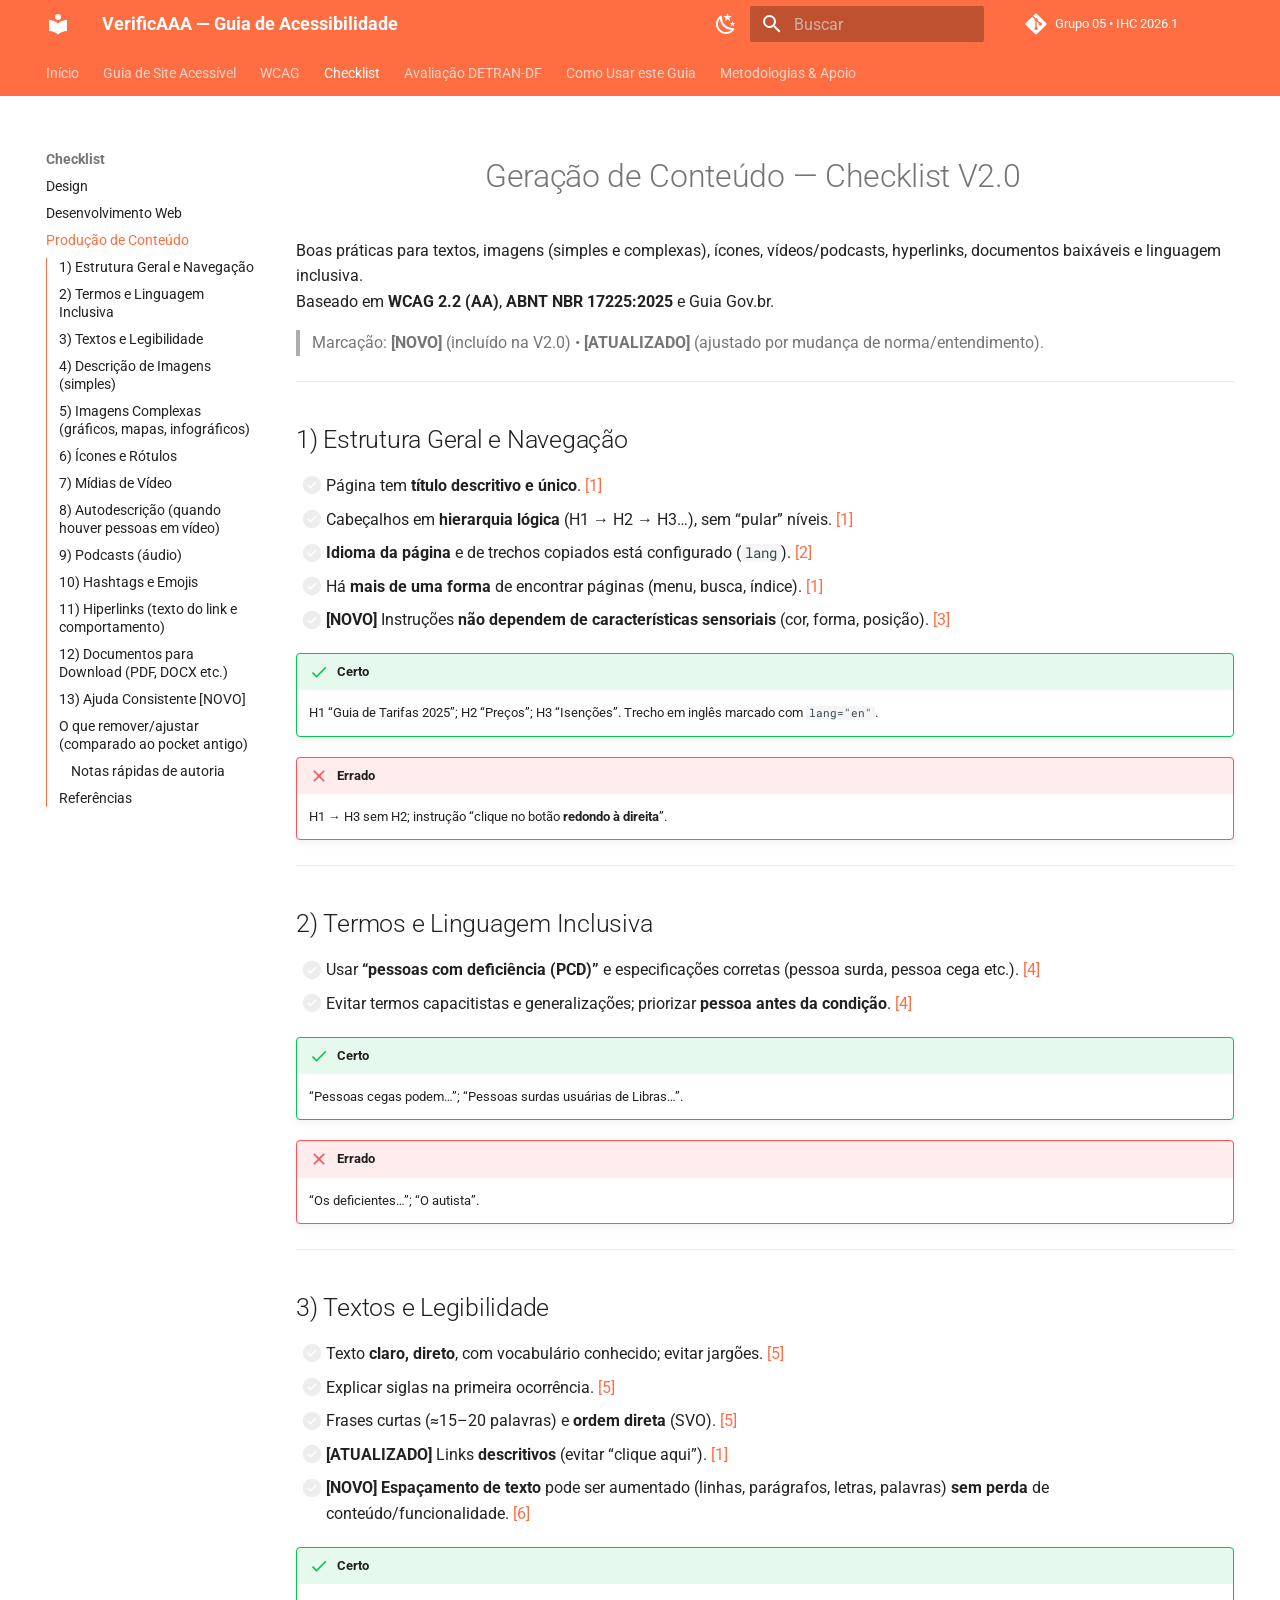
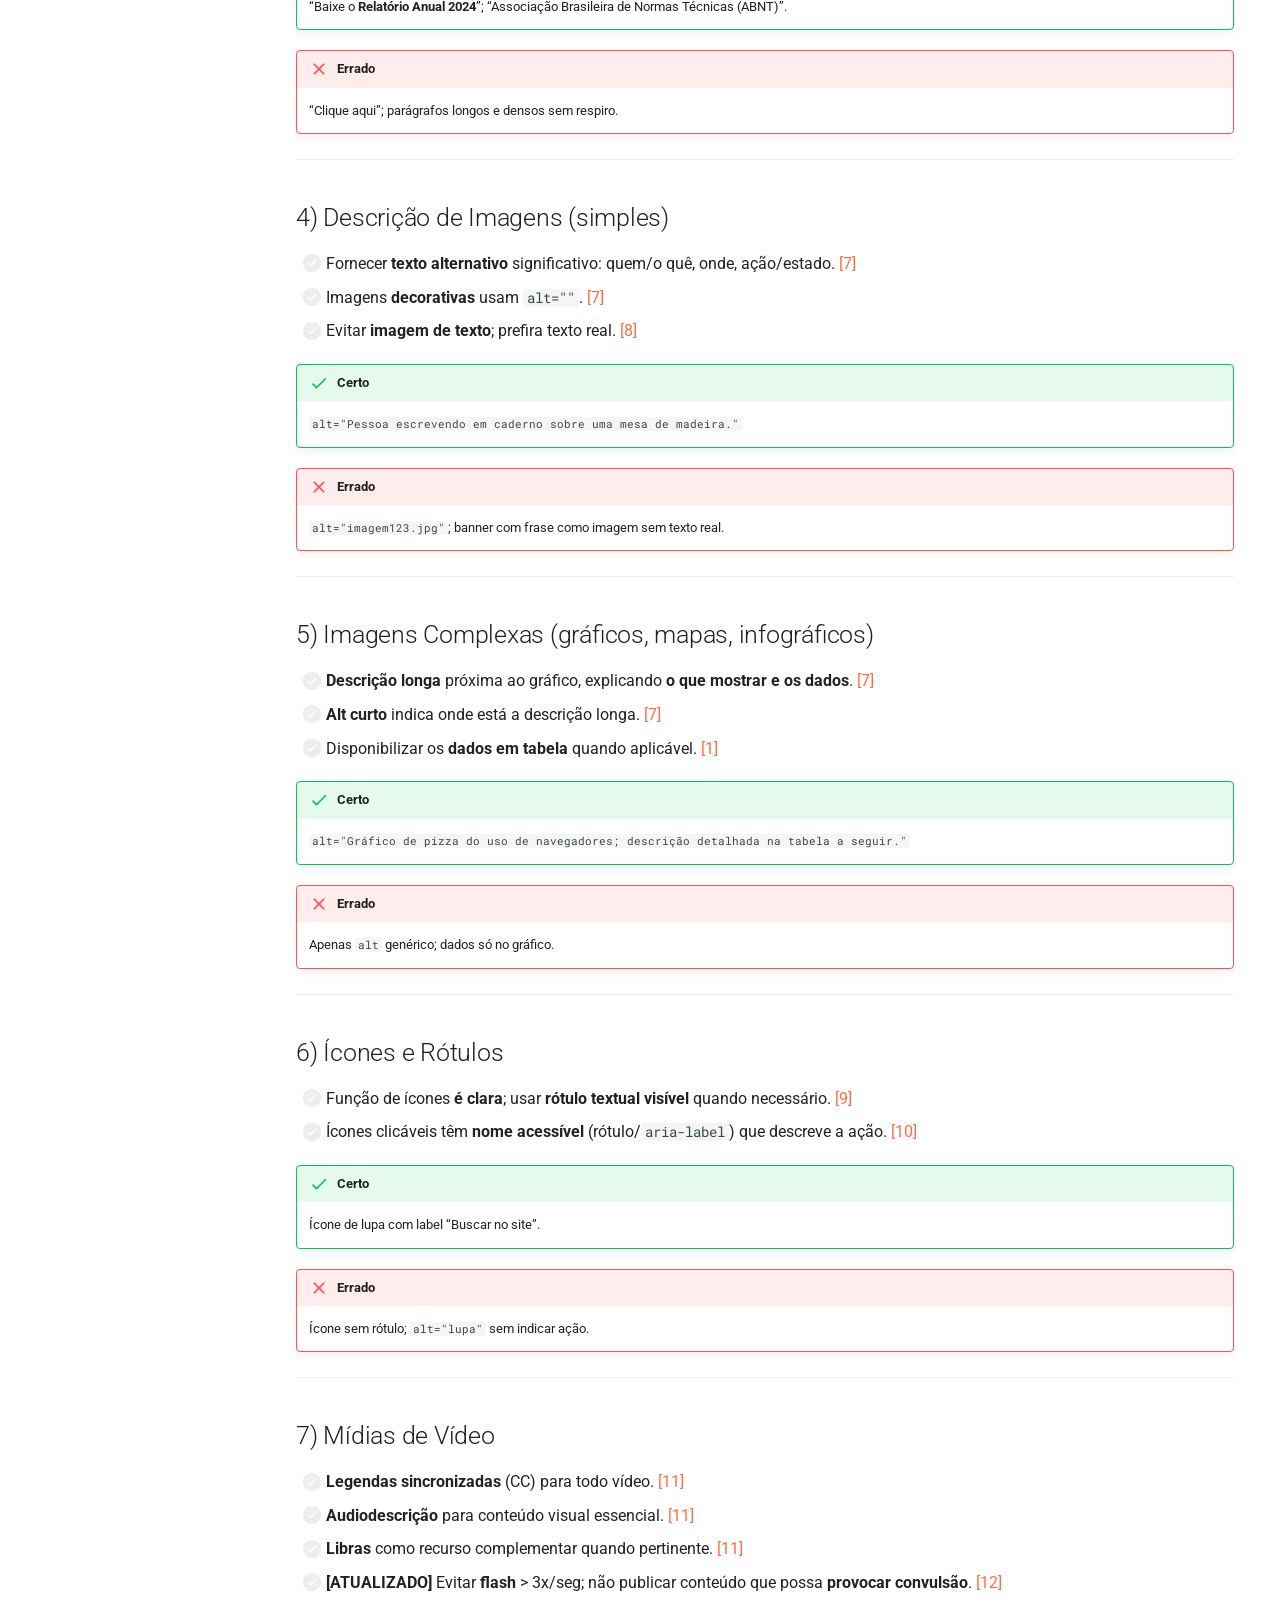
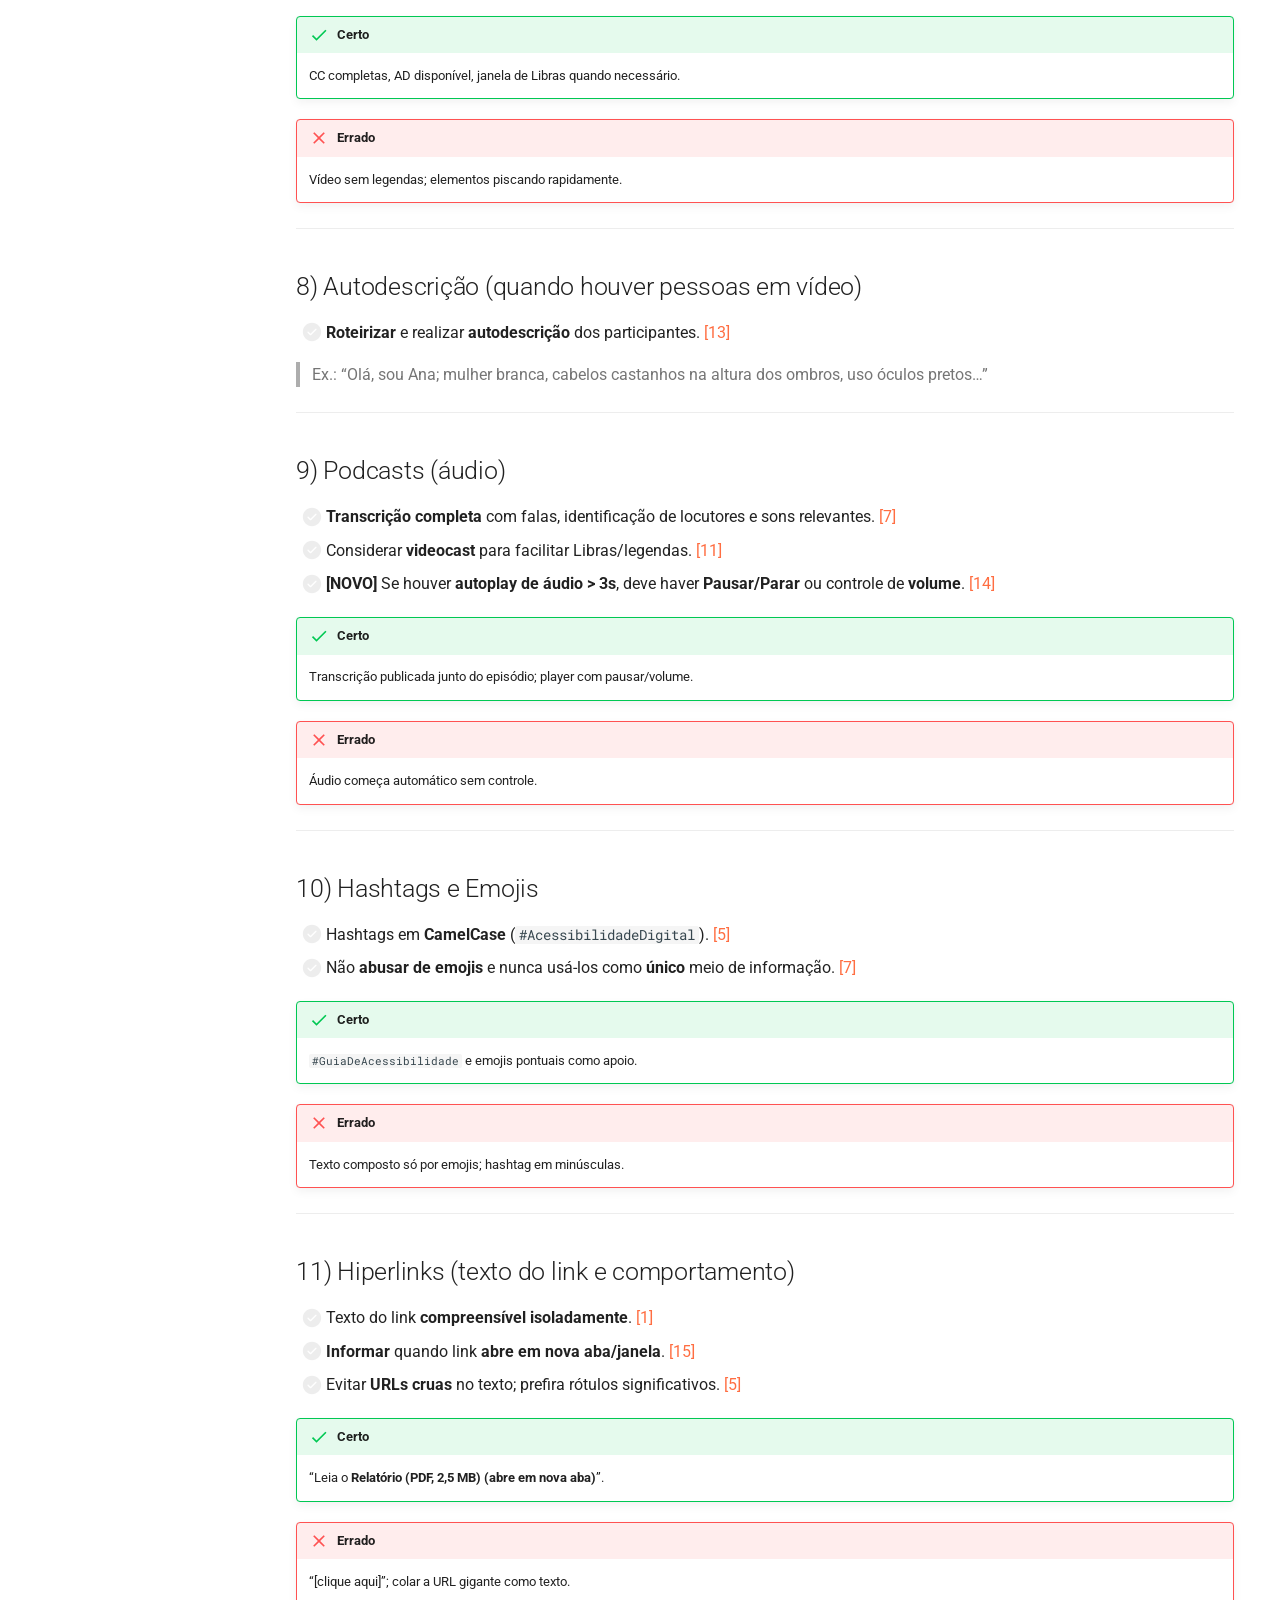
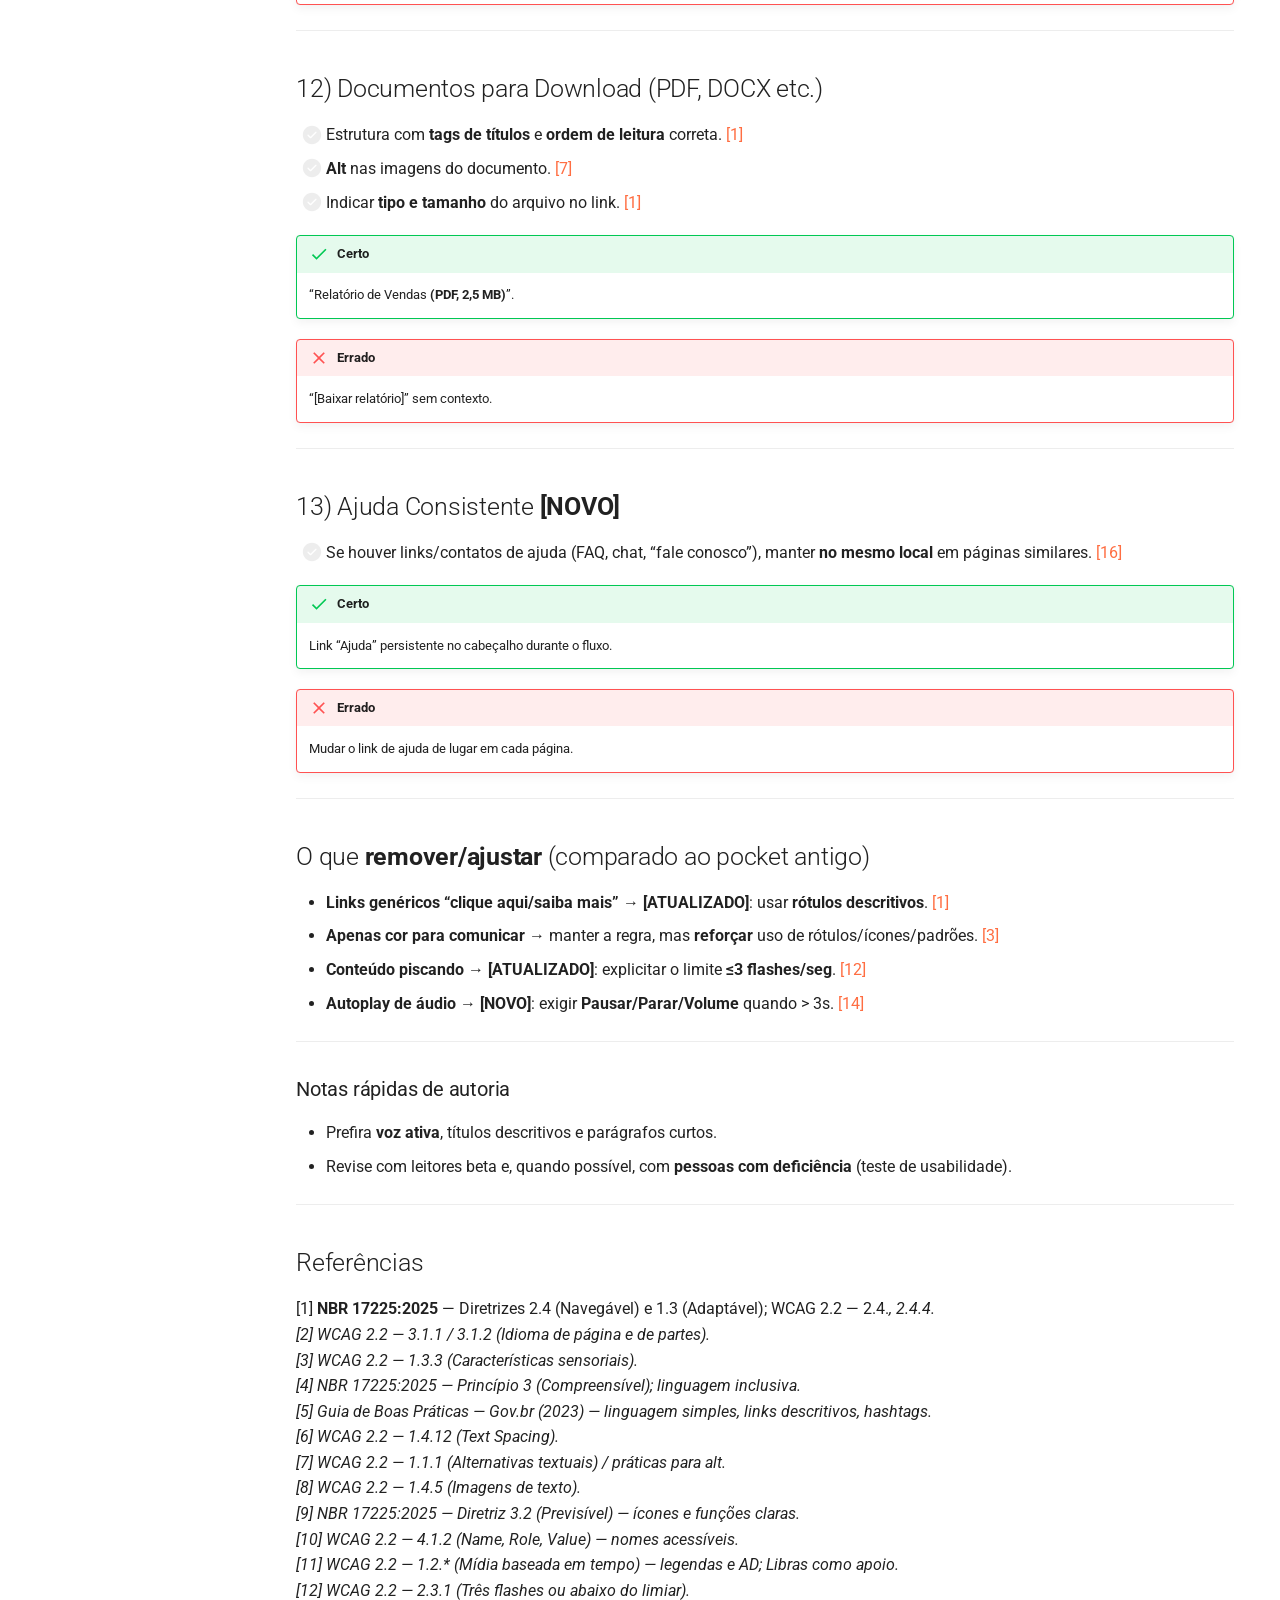
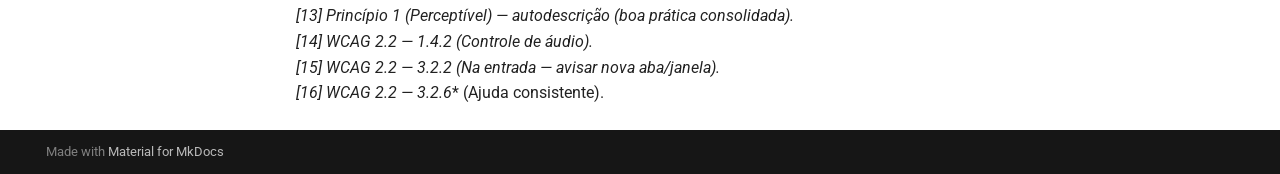
<file: geracaoConteudo/conteudo/index.html>
<!doctype html>
<html lang="pt" class="no-js">
  <head>
    
      <meta charset="utf-8">
      <meta name="viewport" content="width=device-width,initial-scale=1">
      
        <meta name="description" content="Guia prático alinhado à WCAG 2.2, ABNT NBR 17225/17060 e Gov.br">
      
      
      
        <link rel="canonical" href="https://unb-ihc.github.io/IHC_2026.1_Grupo05/geracaoConteudo/conteudo/">
      
      
        <link rel="prev" href="../../devWeb/non_text_content/">
      
      
        <link rel="next" href="../../avaliacao/introducao/">
      
      
        
      
      
      <link rel="icon" href="../../assets/images/favicon.png">
      <meta name="generator" content="mkdocs-1.6.1, mkdocs-material-9.7.6">
    
    
      
        <title>Produção de Conteúdo - VerificAAA — Guia de Acessibilidade</title>
      
    
    
      <link rel="stylesheet" href="../../assets/stylesheets/main.484c7ddc.min.css">
      
        
        <link rel="stylesheet" href="../../assets/stylesheets/palette.ab4e12ef.min.css">
      
      


    
    
      
    
    
      
        
        
        <link rel="preconnect" href="https://fonts.gstatic.com" crossorigin>
        <link rel="stylesheet" href="https://fonts.googleapis.com/css?family=Roboto:300,300i,400,400i,700,700i%7CRoboto+Mono:400,400i,700,700i&display=fallback">
        <style>:root{--md-text-font:"Roboto";--md-code-font:"Roboto Mono"}</style>
      
    
    
      <link rel="stylesheet" href="../../stylesheets/extra.css">
    
    <script>__md_scope=new URL("../..",location),__md_hash=e=>[...e].reduce(((e,_)=>(e<<5)-e+_.charCodeAt(0)),0),__md_get=(e,_=localStorage,t=__md_scope)=>JSON.parse(_.getItem(t.pathname+"."+e)),__md_set=(e,_,t=localStorage,a=__md_scope)=>{try{t.setItem(a.pathname+"."+e,JSON.stringify(_))}catch(e){}}</script>
    
      

    
    
  </head>
  
  
    
    
      
    
    
    
    
    <body dir="ltr" data-md-color-scheme="default" data-md-color-primary="deep-orange" data-md-color-accent="amber">
  
    
    <input class="md-toggle" data-md-toggle="drawer" type="checkbox" id="__drawer" autocomplete="off">
    <input class="md-toggle" data-md-toggle="search" type="checkbox" id="__search" autocomplete="off">
    <label class="md-overlay" for="__drawer"></label>
    <div data-md-component="skip">
      
        
        <a href="#geracao-de-conteudo-checklist-v20" class="md-skip">
          Pular para conteúdo
        </a>
      
    </div>
    <div data-md-component="announce">
      
    </div>
    
    
      

<header class="md-header" data-md-component="header">
  <nav class="md-header__inner md-grid" aria-label="Cabeçalho">
    <a href="../.." title="VerificAAA — Guia de Acessibilidade" class="md-header__button md-logo" aria-label="VerificAAA — Guia de Acessibilidade" data-md-component="logo">
      
  
  <svg xmlns="http://www.w3.org/2000/svg" viewBox="0 0 24 24"><path d="M12 8a3 3 0 0 0 3-3 3 3 0 0 0-3-3 3 3 0 0 0-3 3 3 3 0 0 0 3 3m0 3.54C9.64 9.35 6.5 8 3 8v11c3.5 0 6.64 1.35 9 3.54 2.36-2.19 5.5-3.54 9-3.54V8c-3.5 0-6.64 1.35-9 3.54"/></svg>

    </a>
    <label class="md-header__button md-icon" for="__drawer">
      
      <svg xmlns="http://www.w3.org/2000/svg" viewBox="0 0 24 24"><path d="M3 6h18v2H3zm0 5h18v2H3zm0 5h18v2H3z"/></svg>
    </label>
    <div class="md-header__title" data-md-component="header-title">
      <div class="md-header__ellipsis">
        <div class="md-header__topic">
          <span class="md-ellipsis">
            VerificAAA — Guia de Acessibilidade
          </span>
        </div>
        <div class="md-header__topic" data-md-component="header-topic">
          <span class="md-ellipsis">
            
              Produção de Conteúdo
            
          </span>
        </div>
      </div>
    </div>
    
      
        <form class="md-header__option" data-md-component="palette">
  
    
    
    
    <input class="md-option" data-md-color-media="(prefers-color-scheme: light)" data-md-color-scheme="default" data-md-color-primary="deep-orange" data-md-color-accent="amber"  aria-label="Modo escuro"  type="radio" name="__palette" id="__palette_0">
    
      <label class="md-header__button md-icon" title="Modo escuro" for="__palette_1" hidden>
        <svg xmlns="http://www.w3.org/2000/svg" viewBox="0 0 24 24"><path d="m17.75 4.09-2.53 1.94.91 3.06-2.63-1.81-2.63 1.81.91-3.06-2.53-1.94L12.44 4l1.06-3 1.06 3zm3.5 6.91-1.64 1.25.59 1.98-1.7-1.17-1.7 1.17.59-1.98L15.75 11l2.06-.05L18.5 9l.69 1.95zm-2.28 4.95c.83-.08 1.72 1.1 1.19 1.85-.32.45-.66.87-1.08 1.27C15.17 23 8.84 23 4.94 19.07c-3.91-3.9-3.91-10.24 0-14.14.4-.4.82-.76 1.27-1.08.75-.53 1.93.36 1.85 1.19-.27 2.86.69 5.83 2.89 8.02a9.96 9.96 0 0 0 8.02 2.89m-1.64 2.02a12.08 12.08 0 0 1-7.8-3.47c-2.17-2.19-3.33-5-3.49-7.82-2.81 3.14-2.7 7.96.31 10.98 3.02 3.01 7.84 3.12 10.98.31"/></svg>
      </label>
    
  
    
    
    
    <input class="md-option" data-md-color-media="(prefers-color-scheme: dark)" data-md-color-scheme="slate" data-md-color-primary="deep-orange" data-md-color-accent="amber"  aria-label="Modo claro"  type="radio" name="__palette" id="__palette_1">
    
      <label class="md-header__button md-icon" title="Modo claro" for="__palette_0" hidden>
        <svg xmlns="http://www.w3.org/2000/svg" viewBox="0 0 24 24"><path d="M12 7a5 5 0 0 1 5 5 5 5 0 0 1-5 5 5 5 0 0 1-5-5 5 5 0 0 1 5-5m0 2a3 3 0 0 0-3 3 3 3 0 0 0 3 3 3 3 0 0 0 3-3 3 3 0 0 0-3-3m0-7 2.39 3.42C13.65 5.15 12.84 5 12 5s-1.65.15-2.39.42zM3.34 7l4.16-.35A7.2 7.2 0 0 0 5.94 8.5c-.44.74-.69 1.5-.83 2.29zm.02 10 1.76-3.77a7.131 7.131 0 0 0 2.38 4.14zM20.65 7l-1.77 3.79a7.02 7.02 0 0 0-2.38-4.15zm-.01 10-4.14.36c.59-.51 1.12-1.14 1.54-1.86.42-.73.69-1.5.83-2.29zM12 22l-2.41-3.44c.74.27 1.55.44 2.41.44.82 0 1.63-.17 2.37-.44z"/></svg>
      </label>
    
  
</form>
      
    
    
      <script>var palette=__md_get("__palette");if(palette&&palette.color){if("(prefers-color-scheme)"===palette.color.media){var media=matchMedia("(prefers-color-scheme: light)"),input=document.querySelector(media.matches?"[data-md-color-media='(prefers-color-scheme: light)']":"[data-md-color-media='(prefers-color-scheme: dark)']");palette.color.media=input.getAttribute("data-md-color-media"),palette.color.scheme=input.getAttribute("data-md-color-scheme"),palette.color.primary=input.getAttribute("data-md-color-primary"),palette.color.accent=input.getAttribute("data-md-color-accent")}for(var[key,value]of Object.entries(palette.color))document.body.setAttribute("data-md-color-"+key,value)}</script>
    
    
    
      
      
        <label class="md-header__button md-icon" for="__search">
          
          <svg xmlns="http://www.w3.org/2000/svg" viewBox="0 0 24 24"><path d="M9.5 3A6.5 6.5 0 0 1 16 9.5c0 1.61-.59 3.09-1.56 4.23l.27.27h.79l5 5-1.5 1.5-5-5v-.79l-.27-.27A6.52 6.52 0 0 1 9.5 16 6.5 6.5 0 0 1 3 9.5 6.5 6.5 0 0 1 9.5 3m0 2C7 5 5 7 5 9.5S7 14 9.5 14 14 12 14 9.5 12 5 9.5 5"/></svg>
        </label>
        <div class="md-search" data-md-component="search" role="dialog">
  <label class="md-search__overlay" for="__search"></label>
  <div class="md-search__inner" role="search">
    <form class="md-search__form" name="search">
      <input type="text" class="md-search__input" name="query" aria-label="Buscar" placeholder="Buscar" autocapitalize="off" autocorrect="off" autocomplete="off" spellcheck="false" data-md-component="search-query" required>
      <label class="md-search__icon md-icon" for="__search">
        
        <svg xmlns="http://www.w3.org/2000/svg" viewBox="0 0 24 24"><path d="M9.5 3A6.5 6.5 0 0 1 16 9.5c0 1.61-.59 3.09-1.56 4.23l.27.27h.79l5 5-1.5 1.5-5-5v-.79l-.27-.27A6.52 6.52 0 0 1 9.5 16 6.5 6.5 0 0 1 3 9.5 6.5 6.5 0 0 1 9.5 3m0 2C7 5 5 7 5 9.5S7 14 9.5 14 14 12 14 9.5 12 5 9.5 5"/></svg>
        
        <svg xmlns="http://www.w3.org/2000/svg" viewBox="0 0 24 24"><path d="M20 11v2H8l5.5 5.5-1.42 1.42L4.16 12l7.92-7.92L13.5 5.5 8 11z"/></svg>
      </label>
      <nav class="md-search__options" aria-label="Pesquisar">
        
        <button type="reset" class="md-search__icon md-icon" title="Limpar" aria-label="Limpar" tabindex="-1">
          
          <svg xmlns="http://www.w3.org/2000/svg" viewBox="0 0 24 24"><path d="M19 6.41 17.59 5 12 10.59 6.41 5 5 6.41 10.59 12 5 17.59 6.41 19 12 13.41 17.59 19 19 17.59 13.41 12z"/></svg>
        </button>
      </nav>
      
        <div class="md-search__suggest" data-md-component="search-suggest"></div>
      
    </form>
    <div class="md-search__output">
      <div class="md-search__scrollwrap" tabindex="0" data-md-scrollfix>
        <div class="md-search-result" data-md-component="search-result">
          <div class="md-search-result__meta">
            Inicializando busca
          </div>
          <ol class="md-search-result__list" role="presentation"></ol>
        </div>
      </div>
    </div>
  </div>
</div>
      
    
    
      <div class="md-header__source">
        <a href="https://github.com/UnB-IHC/IHC_2026.1_Grupo05" title="Ir para repositório" class="md-source" data-md-component="source">
  <div class="md-source__icon md-icon">
    
    <svg xmlns="http://www.w3.org/2000/svg" viewBox="0 0 448 512"><!--! Font Awesome Free 7.1.0 by @fontawesome - https://fontawesome.com License - https://fontawesome.com/license/free (Icons: CC BY 4.0, Fonts: SIL OFL 1.1, Code: MIT License) Copyright 2025 Fonticons, Inc.--><path d="M439.6 236.1 244 40.5c-5.4-5.5-12.8-8.5-20.4-8.5s-15 3-20.4 8.4L162.5 81l51.5 51.5c27.1-9.1 52.7 16.8 43.4 43.7l49.7 49.7c34.2-11.8 61.2 31 35.5 56.7-26.5 26.5-70.2-2.9-56-37.3L240.3 199v121.9c25.3 12.5 22.3 41.8 9.1 55-6.4 6.4-15.2 10.1-24.3 10.1s-17.8-3.6-24.3-10.1c-17.6-17.6-11.1-46.9 11.2-56v-123c-20.8-8.5-24.6-30.7-18.6-45L142.6 101 8.5 235.1C3 240.6 0 247.9 0 255.5s3 15 8.5 20.4l195.6 195.7c5.4 5.4 12.7 8.4 20.4 8.4s15-3 20.4-8.4l194.7-194.7c5.4-5.4 8.4-12.8 8.4-20.4s-3-15-8.4-20.4"/></svg>
  </div>
  <div class="md-source__repository">
    Grupo 05 • IHC 2026.1
  </div>
</a>
      </div>
    
  </nav>
  
</header>
    
    <div class="md-container" data-md-component="container">
      
      
        
          
            
<nav class="md-tabs" aria-label="Abas" data-md-component="tabs">
  <div class="md-grid">
    <ul class="md-tabs__list">
      
        
  
  
  
  
    <li class="md-tabs__item">
      <a href="../.." class="md-tabs__link">
        
  
  
    
  
  Início

      </a>
    </li>
  

      
        
  
  
  
  
    <li class="md-tabs__item">
      <a href="../../guia/site_acessivel/" class="md-tabs__link">
        
  
  
    
  
  Guia de Site Acessível

      </a>
    </li>
  

      
        
  
  
  
  
    <li class="md-tabs__item">
      <a href="../../wcag/" class="md-tabs__link">
        
  
  
    
  
  WCAG

      </a>
    </li>
  

      
        
  
  
  
    
  
  
    
    
      <li class="md-tabs__item md-tabs__item--active">
        <a href="../../design/design/" class="md-tabs__link">
          
  
  
  Checklist

        </a>
      </li>
    
  

      
        
  
  
  
  
    
    
      <li class="md-tabs__item">
        <a href="../../avaliacao/introducao/" class="md-tabs__link">
          
  
  
  Avaliação DETRAN-DF

        </a>
      </li>
    
  

      
        
  
  
  
  
    <li class="md-tabs__item">
      <a href="../../comUsar/comoUsar.md" class="md-tabs__link">
        
  
  
    
  
  Como Usar este Guia

      </a>
    </li>
  

      
        
  
  
  
  
    
    
      <li class="md-tabs__item">
        <a href="../../tools/ferramentas/" class="md-tabs__link">
          
  
  
  Metodologias & Apoio

        </a>
      </li>
    
  

      
    </ul>
  </div>
</nav>
          
        
      
      <main class="md-main" data-md-component="main">
        <div class="md-main__inner md-grid">
          
            
              
              <div class="md-sidebar md-sidebar--primary" data-md-component="sidebar" data-md-type="navigation" >
                <div class="md-sidebar__scrollwrap">
                  <div class="md-sidebar__inner">
                    


  


  

<nav class="md-nav md-nav--primary md-nav--lifted md-nav--integrated" aria-label="Navegação" data-md-level="0">
  <label class="md-nav__title" for="__drawer">
    <a href="../.." title="VerificAAA — Guia de Acessibilidade" class="md-nav__button md-logo" aria-label="VerificAAA — Guia de Acessibilidade" data-md-component="logo">
      
  
  <svg xmlns="http://www.w3.org/2000/svg" viewBox="0 0 24 24"><path d="M12 8a3 3 0 0 0 3-3 3 3 0 0 0-3-3 3 3 0 0 0-3 3 3 3 0 0 0 3 3m0 3.54C9.64 9.35 6.5 8 3 8v11c3.5 0 6.64 1.35 9 3.54 2.36-2.19 5.5-3.54 9-3.54V8c-3.5 0-6.64 1.35-9 3.54"/></svg>

    </a>
    VerificAAA — Guia de Acessibilidade
  </label>
  
    <div class="md-nav__source">
      <a href="https://github.com/UnB-IHC/IHC_2026.1_Grupo05" title="Ir para repositório" class="md-source" data-md-component="source">
  <div class="md-source__icon md-icon">
    
    <svg xmlns="http://www.w3.org/2000/svg" viewBox="0 0 448 512"><!--! Font Awesome Free 7.1.0 by @fontawesome - https://fontawesome.com License - https://fontawesome.com/license/free (Icons: CC BY 4.0, Fonts: SIL OFL 1.1, Code: MIT License) Copyright 2025 Fonticons, Inc.--><path d="M439.6 236.1 244 40.5c-5.4-5.5-12.8-8.5-20.4-8.5s-15 3-20.4 8.4L162.5 81l51.5 51.5c27.1-9.1 52.7 16.8 43.4 43.7l49.7 49.7c34.2-11.8 61.2 31 35.5 56.7-26.5 26.5-70.2-2.9-56-37.3L240.3 199v121.9c25.3 12.5 22.3 41.8 9.1 55-6.4 6.4-15.2 10.1-24.3 10.1s-17.8-3.6-24.3-10.1c-17.6-17.6-11.1-46.9 11.2-56v-123c-20.8-8.5-24.6-30.7-18.6-45L142.6 101 8.5 235.1C3 240.6 0 247.9 0 255.5s3 15 8.5 20.4l195.6 195.7c5.4 5.4 12.7 8.4 20.4 8.4s15-3 20.4-8.4l194.7-194.7c5.4-5.4 8.4-12.8 8.4-20.4s-3-15-8.4-20.4"/></svg>
  </div>
  <div class="md-source__repository">
    Grupo 05 • IHC 2026.1
  </div>
</a>
    </div>
  
  <ul class="md-nav__list" data-md-scrollfix>
    
      
      
  
  
  
  
    <li class="md-nav__item">
      <a href="../.." class="md-nav__link">
        
  
  
  <span class="md-ellipsis">
    
  
    Início
  

    
  </span>
  
  

      </a>
    </li>
  

    
      
      
  
  
  
  
    <li class="md-nav__item">
      <a href="../../guia/site_acessivel/" class="md-nav__link">
        
  
  
  <span class="md-ellipsis">
    
  
    Guia de Site Acessível
  

    
  </span>
  
  

      </a>
    </li>
  

    
      
      
  
  
  
  
    <li class="md-nav__item">
      <a href="../../wcag/" class="md-nav__link">
        
  
  
  <span class="md-ellipsis">
    
  
    WCAG
  

    
  </span>
  
  

      </a>
    </li>
  

    
      
      
  
  
    
  
  
  
    
    
    
    
      
        
        
      
      
        
      
    
    
    <li class="md-nav__item md-nav__item--active md-nav__item--section md-nav__item--nested">
      
        
        
        <input class="md-nav__toggle md-toggle " type="checkbox" id="__nav_4" checked>
        
          
          <label class="md-nav__link" for="__nav_4" id="__nav_4_label" tabindex="">
            
  
  
  <span class="md-ellipsis">
    
  
    Checklist
  

    
  </span>
  
  

            <span class="md-nav__icon md-icon"></span>
          </label>
        
        <nav class="md-nav" data-md-level="1" aria-labelledby="__nav_4_label" aria-expanded="true">
          <label class="md-nav__title" for="__nav_4">
            <span class="md-nav__icon md-icon"></span>
            
  
    Checklist
  

          </label>
          <ul class="md-nav__list" data-md-scrollfix>
            
              
                
  
  
  
  
    <li class="md-nav__item">
      <a href="../../design/design/" class="md-nav__link">
        
  
  
  <span class="md-ellipsis">
    
  
    Design
  

    
  </span>
  
  

      </a>
    </li>
  

              
            
              
                
  
  
  
  
    <li class="md-nav__item">
      <a href="../../devWeb/non_text_content/" class="md-nav__link">
        
  
  
  <span class="md-ellipsis">
    
  
    Desenvolvimento Web
  

    
  </span>
  
  

      </a>
    </li>
  

              
            
              
                
  
  
    
  
  
  
    <li class="md-nav__item md-nav__item--active">
      
      <input class="md-nav__toggle md-toggle" type="checkbox" id="__toc">
      
      
        
      
      
        <label class="md-nav__link md-nav__link--active" for="__toc">
          
  
  
  <span class="md-ellipsis">
    
  
    Produção de Conteúdo
  

    
  </span>
  
  

          <span class="md-nav__icon md-icon"></span>
        </label>
      
      <a href="./" class="md-nav__link md-nav__link--active">
        
  
  
  <span class="md-ellipsis">
    
  
    Produção de Conteúdo
  

    
  </span>
  
  

      </a>
      
        

<nav class="md-nav md-nav--secondary" aria-label="Índice">
  
  
  
    
  
  
    <label class="md-nav__title" for="__toc">
      <span class="md-nav__icon md-icon"></span>
      Índice
    </label>
    <ul class="md-nav__list" data-md-component="toc" data-md-scrollfix>
      
        <li class="md-nav__item">
  <a href="#1-estrutura-geral-e-navegacao" class="md-nav__link">
    <span class="md-ellipsis">
      
        1) Estrutura Geral e Navegação
      
    </span>
  </a>
  
</li>
      
        <li class="md-nav__item">
  <a href="#2-termos-e-linguagem-inclusiva" class="md-nav__link">
    <span class="md-ellipsis">
      
        2) Termos e Linguagem Inclusiva
      
    </span>
  </a>
  
</li>
      
        <li class="md-nav__item">
  <a href="#3-textos-e-legibilidade" class="md-nav__link">
    <span class="md-ellipsis">
      
        3) Textos e Legibilidade
      
    </span>
  </a>
  
</li>
      
        <li class="md-nav__item">
  <a href="#4-descricao-de-imagens-simples" class="md-nav__link">
    <span class="md-ellipsis">
      
        4) Descrição de Imagens (simples)
      
    </span>
  </a>
  
</li>
      
        <li class="md-nav__item">
  <a href="#5-imagens-complexas-graficos-mapas-infograficos" class="md-nav__link">
    <span class="md-ellipsis">
      
        5) Imagens Complexas (gráficos, mapas, infográficos)
      
    </span>
  </a>
  
</li>
      
        <li class="md-nav__item">
  <a href="#6-icones-e-rotulos" class="md-nav__link">
    <span class="md-ellipsis">
      
        6) Ícones e Rótulos
      
    </span>
  </a>
  
</li>
      
        <li class="md-nav__item">
  <a href="#7-midias-de-video" class="md-nav__link">
    <span class="md-ellipsis">
      
        7) Mídias de Vídeo
      
    </span>
  </a>
  
</li>
      
        <li class="md-nav__item">
  <a href="#8-autodescricao-quando-houver-pessoas-em-video" class="md-nav__link">
    <span class="md-ellipsis">
      
        8) Autodescrição (quando houver pessoas em vídeo)
      
    </span>
  </a>
  
</li>
      
        <li class="md-nav__item">
  <a href="#9-podcasts-audio" class="md-nav__link">
    <span class="md-ellipsis">
      
        9) Podcasts (áudio)
      
    </span>
  </a>
  
</li>
      
        <li class="md-nav__item">
  <a href="#10-hashtags-e-emojis" class="md-nav__link">
    <span class="md-ellipsis">
      
        10) Hashtags e Emojis
      
    </span>
  </a>
  
</li>
      
        <li class="md-nav__item">
  <a href="#11-hiperlinks-texto-do-link-e-comportamento" class="md-nav__link">
    <span class="md-ellipsis">
      
        11) Hiperlinks (texto do link e comportamento)
      
    </span>
  </a>
  
</li>
      
        <li class="md-nav__item">
  <a href="#12-documentos-para-download-pdf-docx-etc" class="md-nav__link">
    <span class="md-ellipsis">
      
        12) Documentos para Download (PDF, DOCX etc.)
      
    </span>
  </a>
  
</li>
      
        <li class="md-nav__item">
  <a href="#13-ajuda-consistente-novo" class="md-nav__link">
    <span class="md-ellipsis">
      
        13) Ajuda Consistente [NOVO]
      
    </span>
  </a>
  
</li>
      
        <li class="md-nav__item">
  <a href="#o-que-removerajustar-comparado-ao-pocket-antigo" class="md-nav__link">
    <span class="md-ellipsis">
      
        O que remover/ajustar (comparado ao pocket antigo)
      
    </span>
  </a>
  
    <nav class="md-nav" aria-label="O que remover/ajustar (comparado ao pocket antigo)">
      <ul class="md-nav__list">
        
          <li class="md-nav__item">
  <a href="#notas-rapidas-de-autoria" class="md-nav__link">
    <span class="md-ellipsis">
      
        Notas rápidas de autoria
      
    </span>
  </a>
  
</li>
        
      </ul>
    </nav>
  
</li>
      
        <li class="md-nav__item">
  <a href="#referencias" class="md-nav__link">
    <span class="md-ellipsis">
      
        Referências
      
    </span>
  </a>
  
</li>
      
    </ul>
  
</nav>
      
    </li>
  

              
            
          </ul>
        </nav>
      
    </li>
  

    
      
      
  
  
  
  
    
    
    
    
      
      
        
      
    
    
    <li class="md-nav__item md-nav__item--nested">
      
        
        
        <input class="md-nav__toggle md-toggle " type="checkbox" id="__nav_5" >
        
          
          <label class="md-nav__link" for="__nav_5" id="__nav_5_label" tabindex="0">
            
  
  
  <span class="md-ellipsis">
    
  
    Avaliação DETRAN-DF
  

    
  </span>
  
  

            <span class="md-nav__icon md-icon"></span>
          </label>
        
        <nav class="md-nav" data-md-level="1" aria-labelledby="__nav_5_label" aria-expanded="false">
          <label class="md-nav__title" for="__nav_5">
            <span class="md-nav__icon md-icon"></span>
            
  
    Avaliação DETRAN-DF
  

          </label>
          <ul class="md-nav__list" data-md-scrollfix>
            
              
                
  
  
  
  
    <li class="md-nav__item">
      <a href="../../avaliacao/introducao/" class="md-nav__link">
        
  
  
  <span class="md-ellipsis">
    
  
    Introdução
  

    
  </span>
  
  

      </a>
    </li>
  

              
            
              
                
  
  
  
  
    <li class="md-nav__item">
      <a href="../../avaliacao/exemplos_praticos/" class="md-nav__link">
        
  
  
  <span class="md-ellipsis">
    
  
    Exemplos Práticos
  

    
  </span>
  
  

      </a>
    </li>
  

              
            
              
                
  
  
  
  
    <li class="md-nav__item">
      <a href="../../avaliacao/checklist/" class="md-nav__link">
        
  
  
  <span class="md-ellipsis">
    
  
    Checklist Completo
  

    
  </span>
  
  

      </a>
    </li>
  

              
            
          </ul>
        </nav>
      
    </li>
  

    
      
      
  
  
  
  
    <li class="md-nav__item">
      <a href="../../comUsar/comoUsar.md" class="md-nav__link">
        
  
  
  <span class="md-ellipsis">
    
  
    Como Usar este Guia
  

    
  </span>
  
  

      </a>
    </li>
  

    
      
      
  
  
  
  
    
    
    
    
      
      
        
      
    
    
    <li class="md-nav__item md-nav__item--nested">
      
        
        
        <input class="md-nav__toggle md-toggle " type="checkbox" id="__nav_7" >
        
          
          <label class="md-nav__link" for="__nav_7" id="__nav_7_label" tabindex="0">
            
  
  
  <span class="md-ellipsis">
    
  
    Metodologias & Apoio
  

    
  </span>
  
  

            <span class="md-nav__icon md-icon"></span>
          </label>
        
        <nav class="md-nav" data-md-level="1" aria-labelledby="__nav_7_label" aria-expanded="false">
          <label class="md-nav__title" for="__nav_7">
            <span class="md-nav__icon md-icon"></span>
            
  
    Metodologias & Apoio
  

          </label>
          <ul class="md-nav__list" data-md-scrollfix>
            
              
                
  
  
  
  
    <li class="md-nav__item">
      <a href="../../tools/ferramentas/" class="md-nav__link">
        
  
  
  <span class="md-ellipsis">
    
  
    Ferramentas de Apoio
  

    
  </span>
  
  

      </a>
    </li>
  

              
            
              
                
  
  
  
  
    <li class="md-nav__item">
      <a href="../../metodo/heuristicas/" class="md-nav__link">
        
  
  
  <span class="md-ellipsis">
    
  
    Heurísticas de Nielsen
  

    
  </span>
  
  

      </a>
    </li>
  

              
            
              
                
  
  
  
  
    <li class="md-nav__item">
      <a href="../../gestaoProjeto/gestaoProjeto/" class="md-nav__link">
        
  
  
  <span class="md-ellipsis">
    
  
    Gestão do Projeto
  

    
  </span>
  
  

      </a>
    </li>
  

              
            
          </ul>
        </nav>
      
    </li>
  

    
  </ul>
</nav>
                  </div>
                </div>
              </div>
            
            
          
          
            <div class="md-content" data-md-component="content">
              
              <article class="md-content__inner md-typeset">
                
                  



<h1 id="geracao-de-conteudo-checklist-v20">Geração de Conteúdo — Checklist V2.0<a class="headerlink" href="#geracao-de-conteudo-checklist-v20" title="Permanent link">&para;</a></h1>
<p>Boas práticas para textos, imagens (simples e complexas), ícones, vídeos/podcasts, hyperlinks, documentos baixáveis e linguagem inclusiva.<br />
Baseado em <strong>WCAG 2.2 (AA)</strong>, <strong>ABNT NBR 17225:2025</strong> e Guia Gov.br.  </p>
<blockquote>
<p>Marcação: <strong>[NOVO]</strong> (incluído na V2.0) • <strong>[ATUALIZADO]</strong> (ajustado por mudança de norma/entendimento).</p>
</blockquote>
<hr />
<h2 id="1-estrutura-geral-e-navegacao">1) Estrutura Geral e Navegação<a class="headerlink" href="#1-estrutura-geral-e-navegacao" title="Permanent link">&para;</a></h2>
<ul class="task-list">
<li class="task-list-item"><label class="task-list-control"><input type="checkbox"/><span class="task-list-indicator"></span></label> Página tem <strong>título descritivo e único</strong>. <a href="#ref-1">[1]</a></li>
<li class="task-list-item"><label class="task-list-control"><input type="checkbox"/><span class="task-list-indicator"></span></label> Cabeçalhos em <strong>hierarquia lógica</strong> (H1 → H2 → H3…), sem “pular” níveis. <a href="#ref-1">[1]</a></li>
<li class="task-list-item"><label class="task-list-control"><input type="checkbox"/><span class="task-list-indicator"></span></label> <strong>Idioma da página</strong> e de trechos copiados está configurado (<code>lang</code>). <a href="#ref-2">[2]</a></li>
<li class="task-list-item"><label class="task-list-control"><input type="checkbox"/><span class="task-list-indicator"></span></label> Há <strong>mais de uma forma</strong> de encontrar páginas (menu, busca, índice). <a href="#ref-1">[1]</a></li>
<li class="task-list-item"><label class="task-list-control"><input type="checkbox"/><span class="task-list-indicator"></span></label> <strong>[NOVO]</strong> Instruções <strong>não dependem de características sensoriais</strong> (cor, forma, posição). <a href="#ref-3">[3]</a></li>
</ul>
<div class="admonition success">
<p class="admonition-title">Certo</p>
<p>H1 “Guia de Tarifas 2025”; H2 “Preços”; H3 “Isenções”. Trecho em inglês marcado com <code>lang="en"</code>.</p>
</div>
<div class="admonition failure">
<p class="admonition-title">Errado</p>
<p>H1 → H3 sem H2; instrução “clique no botão <strong>redondo à direita</strong>”.</p>
</div>
<hr />
<h2 id="2-termos-e-linguagem-inclusiva">2) Termos e Linguagem Inclusiva<a class="headerlink" href="#2-termos-e-linguagem-inclusiva" title="Permanent link">&para;</a></h2>
<ul class="task-list">
<li class="task-list-item"><label class="task-list-control"><input type="checkbox"/><span class="task-list-indicator"></span></label> Usar <strong>“pessoas com deficiência (PCD)”</strong> e especificações corretas (pessoa surda, pessoa cega etc.). <a href="#ref-4">[4]</a></li>
<li class="task-list-item"><label class="task-list-control"><input type="checkbox"/><span class="task-list-indicator"></span></label> Evitar termos capacitistas e generalizações; priorizar <strong>pessoa antes da condição</strong>. <a href="#ref-4">[4]</a></li>
</ul>
<div class="admonition success">
<p class="admonition-title">Certo</p>
<p>“Pessoas cegas podem…”; “Pessoas surdas usuárias de Libras…”.</p>
</div>
<div class="admonition failure">
<p class="admonition-title">Errado</p>
<p>“Os deficientes…”; “O autista”.</p>
</div>
<hr />
<h2 id="3-textos-e-legibilidade">3) Textos e Legibilidade<a class="headerlink" href="#3-textos-e-legibilidade" title="Permanent link">&para;</a></h2>
<ul class="task-list">
<li class="task-list-item"><label class="task-list-control"><input type="checkbox"/><span class="task-list-indicator"></span></label> Texto <strong>claro, direto</strong>, com vocabulário conhecido; evitar jargões. <a href="#ref-5">[5]</a></li>
<li class="task-list-item"><label class="task-list-control"><input type="checkbox"/><span class="task-list-indicator"></span></label> Explicar siglas na primeira ocorrência. <a href="#ref-5">[5]</a></li>
<li class="task-list-item"><label class="task-list-control"><input type="checkbox"/><span class="task-list-indicator"></span></label> Frases curtas (≈15–20 palavras) e <strong>ordem direta</strong> (SVO). <a href="#ref-5">[5]</a></li>
<li class="task-list-item"><label class="task-list-control"><input type="checkbox"/><span class="task-list-indicator"></span></label> <strong>[ATUALIZADO]</strong> Links <strong>descritivos</strong> (evitar “clique aqui”). <a href="#ref-1">[1]</a></li>
<li class="task-list-item"><label class="task-list-control"><input type="checkbox"/><span class="task-list-indicator"></span></label> <strong>[NOVO]</strong> <strong>Espaçamento de texto</strong> pode ser aumentado (linhas, parágrafos, letras, palavras) <strong>sem perda</strong> de conteúdo/funcionalidade. <a href="#ref-6">[6]</a></li>
</ul>
<div class="admonition success">
<p class="admonition-title">Certo</p>
<p>“Baixe o <strong>Relatório Anual 2024</strong>”; “Associação Brasileira de Normas Técnicas (ABNT)”.</p>
</div>
<div class="admonition failure">
<p class="admonition-title">Errado</p>
<p>“Clique aqui”; parágrafos longos e densos sem respiro.</p>
</div>
<hr />
<h2 id="4-descricao-de-imagens-simples">4) Descrição de Imagens (simples)<a class="headerlink" href="#4-descricao-de-imagens-simples" title="Permanent link">&para;</a></h2>
<ul class="task-list">
<li class="task-list-item"><label class="task-list-control"><input type="checkbox"/><span class="task-list-indicator"></span></label> Fornecer <strong>texto alternativo</strong> significativo: quem/o quê, onde, ação/estado. <a href="#ref-7">[7]</a></li>
<li class="task-list-item"><label class="task-list-control"><input type="checkbox"/><span class="task-list-indicator"></span></label> Imagens <strong>decorativas</strong> usam <code>alt=""</code>. <a href="#ref-7">[7]</a></li>
<li class="task-list-item"><label class="task-list-control"><input type="checkbox"/><span class="task-list-indicator"></span></label> Evitar <strong>imagem de texto</strong>; prefira texto real. <a href="#ref-8">[8]</a></li>
</ul>
<div class="admonition success">
<p class="admonition-title">Certo</p>
<p><code>alt="Pessoa escrevendo em caderno sobre uma mesa de madeira."</code></p>
</div>
<div class="admonition failure">
<p class="admonition-title">Errado</p>
<p><code>alt="imagem123.jpg"</code>; banner com frase como imagem sem texto real.</p>
</div>
<hr />
<h2 id="5-imagens-complexas-graficos-mapas-infograficos">5) Imagens Complexas (gráficos, mapas, infográficos)<a class="headerlink" href="#5-imagens-complexas-graficos-mapas-infograficos" title="Permanent link">&para;</a></h2>
<ul class="task-list">
<li class="task-list-item"><label class="task-list-control"><input type="checkbox"/><span class="task-list-indicator"></span></label> <strong>Descrição longa</strong> próxima ao gráfico, explicando <strong>o que mostrar e os dados</strong>. <a href="#ref-7">[7]</a></li>
<li class="task-list-item"><label class="task-list-control"><input type="checkbox"/><span class="task-list-indicator"></span></label> <strong>Alt curto</strong> indica onde está a descrição longa. <a href="#ref-7">[7]</a></li>
<li class="task-list-item"><label class="task-list-control"><input type="checkbox"/><span class="task-list-indicator"></span></label> Disponibilizar os <strong>dados em tabela</strong> quando aplicável. <a href="#ref-1">[1]</a></li>
</ul>
<div class="admonition success">
<p class="admonition-title">Certo</p>
<p><code>alt="Gráfico de pizza do uso de navegadores; descrição detalhada na tabela a seguir."</code></p>
</div>
<div class="admonition failure">
<p class="admonition-title">Errado</p>
<p>Apenas <code>alt</code> genérico; dados só no gráfico.</p>
</div>
<hr />
<h2 id="6-icones-e-rotulos">6) Ícones e Rótulos<a class="headerlink" href="#6-icones-e-rotulos" title="Permanent link">&para;</a></h2>
<ul class="task-list">
<li class="task-list-item"><label class="task-list-control"><input type="checkbox"/><span class="task-list-indicator"></span></label> Função de ícones <strong>é clara</strong>; usar <strong>rótulo textual visível</strong> quando necessário. <a href="#ref-9">[9]</a></li>
<li class="task-list-item"><label class="task-list-control"><input type="checkbox"/><span class="task-list-indicator"></span></label> Ícones clicáveis têm <strong>nome acessível</strong> (rótulo/<code>aria-label</code>) que descreve a ação. <a href="#ref-10">[10]</a></li>
</ul>
<div class="admonition success">
<p class="admonition-title">Certo</p>
<p>Ícone de lupa com label “Buscar no site”.</p>
</div>
<div class="admonition failure">
<p class="admonition-title">Errado</p>
<p>Ícone sem rótulo; <code>alt="lupa"</code> sem indicar ação.</p>
</div>
<hr />
<h2 id="7-midias-de-video">7) Mídias de Vídeo<a class="headerlink" href="#7-midias-de-video" title="Permanent link">&para;</a></h2>
<ul class="task-list">
<li class="task-list-item"><label class="task-list-control"><input type="checkbox"/><span class="task-list-indicator"></span></label> <strong>Legendas sincronizadas</strong> (CC) para todo vídeo. <a href="#ref-11">[11]</a></li>
<li class="task-list-item"><label class="task-list-control"><input type="checkbox"/><span class="task-list-indicator"></span></label> <strong>Audiodescrição</strong> para conteúdo visual essencial. <a href="#ref-11">[11]</a></li>
<li class="task-list-item"><label class="task-list-control"><input type="checkbox"/><span class="task-list-indicator"></span></label> <strong>Libras</strong> como recurso complementar quando pertinente. <a href="#ref-11">[11]</a></li>
<li class="task-list-item"><label class="task-list-control"><input type="checkbox"/><span class="task-list-indicator"></span></label> <strong>[ATUALIZADO]</strong> Evitar <strong>flash</strong> &gt; 3x/seg; não publicar conteúdo que possa <strong>provocar convulsão</strong>. <a href="#ref-12">[12]</a></li>
</ul>
<div class="admonition success">
<p class="admonition-title">Certo</p>
<p>CC completas, AD disponível, janela de Libras quando necessário.</p>
</div>
<div class="admonition failure">
<p class="admonition-title">Errado</p>
<p>Vídeo sem legendas; elementos piscando rapidamente.</p>
</div>
<hr />
<h2 id="8-autodescricao-quando-houver-pessoas-em-video">8) Autodescrição (quando houver pessoas em vídeo)<a class="headerlink" href="#8-autodescricao-quando-houver-pessoas-em-video" title="Permanent link">&para;</a></h2>
<ul class="task-list">
<li class="task-list-item"><label class="task-list-control"><input type="checkbox"/><span class="task-list-indicator"></span></label> <strong>Roteirizar</strong> e realizar <strong>autodescrição</strong> dos participantes. <a href="#ref-13">[13]</a></li>
</ul>
<blockquote>
<p>Ex.: “Olá, sou Ana; mulher branca, cabelos castanhos na altura dos ombros, uso óculos pretos…”</p>
</blockquote>
<hr />
<h2 id="9-podcasts-audio">9) Podcasts (áudio)<a class="headerlink" href="#9-podcasts-audio" title="Permanent link">&para;</a></h2>
<ul class="task-list">
<li class="task-list-item"><label class="task-list-control"><input type="checkbox"/><span class="task-list-indicator"></span></label> <strong>Transcrição completa</strong> com falas, identificação de locutores e sons relevantes. <a href="#ref-7">[7]</a></li>
<li class="task-list-item"><label class="task-list-control"><input type="checkbox"/><span class="task-list-indicator"></span></label> Considerar <strong>videocast</strong> para facilitar Libras/legendas. <a href="#ref-11">[11]</a></li>
<li class="task-list-item"><label class="task-list-control"><input type="checkbox"/><span class="task-list-indicator"></span></label> <strong>[NOVO]</strong> Se houver <strong>autoplay de áudio &gt; 3s</strong>, deve haver <strong>Pausar/Parar</strong> ou controle de <strong>volume</strong>. <a href="#ref-14">[14]</a></li>
</ul>
<div class="admonition success">
<p class="admonition-title">Certo</p>
<p>Transcrição publicada junto do episódio; player com pausar/volume.</p>
</div>
<div class="admonition failure">
<p class="admonition-title">Errado</p>
<p>Áudio começa automático sem controle.</p>
</div>
<hr />
<h2 id="10-hashtags-e-emojis">10) Hashtags e Emojis<a class="headerlink" href="#10-hashtags-e-emojis" title="Permanent link">&para;</a></h2>
<ul class="task-list">
<li class="task-list-item"><label class="task-list-control"><input type="checkbox"/><span class="task-list-indicator"></span></label> Hashtags em <strong>CamelCase</strong> (<code>#AcessibilidadeDigital</code>). <a href="#ref-5">[5]</a></li>
<li class="task-list-item"><label class="task-list-control"><input type="checkbox"/><span class="task-list-indicator"></span></label> Não <strong>abusar de emojis</strong> e nunca usá-los como <strong>único</strong> meio de informação. <a href="#ref-7">[7]</a></li>
</ul>
<div class="admonition success">
<p class="admonition-title">Certo</p>
<p><code>#GuiaDeAcessibilidade</code> e emojis pontuais como apoio.</p>
</div>
<div class="admonition failure">
<p class="admonition-title">Errado</p>
<p>Texto composto só por emojis; hashtag em minúsculas.</p>
</div>
<hr />
<h2 id="11-hiperlinks-texto-do-link-e-comportamento">11) Hiperlinks (texto do link e comportamento)<a class="headerlink" href="#11-hiperlinks-texto-do-link-e-comportamento" title="Permanent link">&para;</a></h2>
<ul class="task-list">
<li class="task-list-item"><label class="task-list-control"><input type="checkbox"/><span class="task-list-indicator"></span></label> Texto do link <strong>compreensível isoladamente</strong>. <a href="#ref-1">[1]</a></li>
<li class="task-list-item"><label class="task-list-control"><input type="checkbox"/><span class="task-list-indicator"></span></label> <strong>Informar</strong> quando link <strong>abre em nova aba/janela</strong>. <a href="#ref-15">[15]</a></li>
<li class="task-list-item"><label class="task-list-control"><input type="checkbox"/><span class="task-list-indicator"></span></label> Evitar <strong>URLs cruas</strong> no texto; prefira rótulos significativos. <a href="#ref-5">[5]</a></li>
</ul>
<div class="admonition success">
<p class="admonition-title">Certo</p>
<p>“Leia o <strong>Relatório (PDF, 2,5 MB)</strong> <strong>(abre em nova aba)</strong>”.</p>
</div>
<div class="admonition failure">
<p class="admonition-title">Errado</p>
<p>“[clique aqui]”; colar a URL gigante como texto.</p>
</div>
<hr />
<h2 id="12-documentos-para-download-pdf-docx-etc">12) Documentos para Download (PDF, DOCX etc.)<a class="headerlink" href="#12-documentos-para-download-pdf-docx-etc" title="Permanent link">&para;</a></h2>
<ul class="task-list">
<li class="task-list-item"><label class="task-list-control"><input type="checkbox"/><span class="task-list-indicator"></span></label> Estrutura com <strong>tags de títulos</strong> e <strong>ordem de leitura</strong> correta. <a href="#ref-1">[1]</a></li>
<li class="task-list-item"><label class="task-list-control"><input type="checkbox"/><span class="task-list-indicator"></span></label> <strong>Alt</strong> nas imagens do documento. <a href="#ref-7">[7]</a></li>
<li class="task-list-item"><label class="task-list-control"><input type="checkbox"/><span class="task-list-indicator"></span></label> Indicar <strong>tipo e tamanho</strong> do arquivo no link. <a href="#ref-1">[1]</a></li>
</ul>
<div class="admonition success">
<p class="admonition-title">Certo</p>
<p>“Relatório de Vendas <strong>(PDF, 2,5 MB)</strong>”.</p>
</div>
<div class="admonition failure">
<p class="admonition-title">Errado</p>
<p>“[Baixar relatório]” sem contexto.</p>
</div>
<hr />
<h2 id="13-ajuda-consistente-novo">13) Ajuda Consistente <strong>[NOVO]</strong><a class="headerlink" href="#13-ajuda-consistente-novo" title="Permanent link">&para;</a></h2>
<ul class="task-list">
<li class="task-list-item"><label class="task-list-control"><input type="checkbox"/><span class="task-list-indicator"></span></label> Se houver links/contatos de ajuda (FAQ, chat, “fale conosco”), manter <strong>no mesmo local</strong> em páginas similares. <a href="#ref-16">[16]</a></li>
</ul>
<div class="admonition success">
<p class="admonition-title">Certo</p>
<p>Link “Ajuda” persistente no cabeçalho durante o fluxo.</p>
</div>
<div class="admonition failure">
<p class="admonition-title">Errado</p>
<p>Mudar o link de ajuda de lugar em cada página.</p>
</div>
<hr />
<h2 id="o-que-removerajustar-comparado-ao-pocket-antigo">O que <strong>remover/ajustar</strong> (comparado ao pocket antigo)<a class="headerlink" href="#o-que-removerajustar-comparado-ao-pocket-antigo" title="Permanent link">&para;</a></h2>
<ul>
<li><strong>Links genéricos “clique aqui/saiba mais”</strong> → <strong>[ATUALIZADO]</strong>: usar <strong>rótulos descritivos</strong>. <a href="#ref-1">[1]</a>  </li>
<li><strong>Apenas cor para comunicar</strong> → manter a regra, mas <strong>reforçar</strong> uso de rótulos/ícones/padrões. <a href="#ref-3">[3]</a>  </li>
<li><strong>Conteúdo piscando</strong> → <strong>[ATUALIZADO]</strong>: explicitar o limite <strong>≤3 flashes/seg</strong>. <a href="#ref-12">[12]</a>  </li>
<li><strong>Autoplay de áudio</strong> → <strong>[NOVO]</strong>: exigir <strong>Pausar/Parar/Volume</strong> quando &gt; 3s. <a href="#ref-14">[14]</a></li>
</ul>
<hr />
<h3 id="notas-rapidas-de-autoria">Notas rápidas de autoria<a class="headerlink" href="#notas-rapidas-de-autoria" title="Permanent link">&para;</a></h3>
<ul>
<li>Prefira <strong>voz ativa</strong>, títulos descritivos e parágrafos curtos.  </li>
<li>Revise com leitores beta e, quando possível, com <strong>pessoas com deficiência</strong> (teste de usabilidade).</li>
</ul>
<hr />
<h2 id="referencias">Referências<a class="headerlink" href="#referencias" title="Permanent link">&para;</a></h2>
<p><a id="ref-1"></a>[1] <strong>NBR 17225:2025</strong> — Diretrizes 2.4 (Navegável) e 1.3 (Adaptável); WCAG 2.2 — 2.4.<em>, 2.4.4.<br />
<a id="ref-2"></a>[2] </em><em>WCAG 2.2 — 3.1.1 / 3.1.2</em><em> (Idioma de página e de partes).<br />
<a id="ref-3"></a>[3] </em><em>WCAG 2.2 — 1.3.3</em><em> (Características sensoriais).<br />
<a id="ref-4"></a>[4] </em><em>NBR 17225:2025 — Princípio 3 (Compreensível)</em><em>; linguagem inclusiva.<br />
<a id="ref-5"></a>[5] </em><em>Guia de Boas Práticas — Gov.br (2023)</em><em> — linguagem simples, links descritivos, hashtags.<br />
<a id="ref-6"></a>[6] </em><em>WCAG 2.2 — 1.4.12</em><em> (Text Spacing).<br />
<a id="ref-7"></a>[7] </em><em>WCAG 2.2 — 1.1.1</em><em> (Alternativas textuais) / práticas para alt.<br />
<a id="ref-8"></a>[8] </em><em>WCAG 2.2 — 1.4.5</em><em> (Imagens de texto).<br />
<a id="ref-9"></a>[9] </em><em>NBR 17225:2025 — Diretriz 3.2</em><em> (Previsível) — ícones e funções claras.<br />
<a id="ref-10"></a>[10] </em><em>WCAG 2.2 — 4.1.2</em><em> (Name, Role, Value) — nomes acessíveis.<br />
<a id="ref-11"></a>[11] </em><em>WCAG 2.2 — 1.2.*</em><em> (Mídia baseada em tempo) — legendas e AD; </em><em>Libras</em><em> como apoio.<br />
<a id="ref-12"></a>[12] </em><em>WCAG 2.2 — 2.3.1</em><em> (Três flashes ou abaixo do limiar).<br />
<a id="ref-13"></a>[13] </em><em>Princípio 1 (Perceptível)</em><em> — autodescrição (boa prática consolidada).<br />
<a id="ref-14"></a>[14] </em><em>WCAG 2.2 — 1.4.2</em><em> (Controle de áudio).<br />
<a id="ref-15"></a>[15] </em><em>WCAG 2.2 — 3.2.2</em><em> (Na entrada — avisar nova aba/janela).<br />
<a id="ref-16"></a>[16] </em><em>WCAG 2.2 — 3.2.6</em>* (Ajuda consistente).</p>












                
              </article>
            </div>
          
          
<script>var target=document.getElementById(location.hash.slice(1));target&&target.name&&(target.checked=target.name.startsWith("__tabbed_"))</script>
        </div>
        
          <button type="button" class="md-top md-icon" data-md-component="top" hidden>
  
  <svg xmlns="http://www.w3.org/2000/svg" viewBox="0 0 24 24"><path d="M13 20h-2V8l-5.5 5.5-1.42-1.42L12 4.16l7.92 7.92-1.42 1.42L13 8z"/></svg>
  Voltar para o topo
</button>
        
      </main>
      
        <footer class="md-footer">
  
  <div class="md-footer-meta md-typeset">
    <div class="md-footer-meta__inner md-grid">
      <div class="md-copyright">
  
  
    Made with
    <a href="https://squidfunk.github.io/mkdocs-material/" target="_blank" rel="noopener">
      Material for MkDocs
    </a>
  
</div>
      
    </div>
  </div>
</footer>
      
    </div>
    <div class="md-dialog" data-md-component="dialog">
      <div class="md-dialog__inner md-typeset"></div>
    </div>
    
    
    
      
      
      <script id="__config" type="application/json">{"annotate": null, "base": "../..", "features": ["navigation.tabs", "navigation.top", "navigation.sections", "content.code.copy", "toc.integrate", "search.highlight", "search.suggest"], "search": "../../assets/javascripts/workers/search.2c215733.min.js", "tags": null, "translations": {"clipboard.copied": "Copiado para \u00e1rea de transfer\u00eancia", "clipboard.copy": "Copiar para \u00e1rea de transfer\u00eancia", "search.result.more.one": "mais 1 nesta p\u00e1gina", "search.result.more.other": "# mais nesta p\u00e1gina", "search.result.none": "Nenhum documento encontrado", "search.result.one": "1 documento encontrado", "search.result.other": "# documentos encontrados", "search.result.placeholder": "Digite para iniciar a busca", "search.result.term.missing": "Ausente", "select.version": "Selecione a vers\u00e3o"}, "version": null}</script>
    
    
      <script src="../../assets/javascripts/bundle.79ae519e.min.js"></script>
      
    
  </body>
</html>
</file>
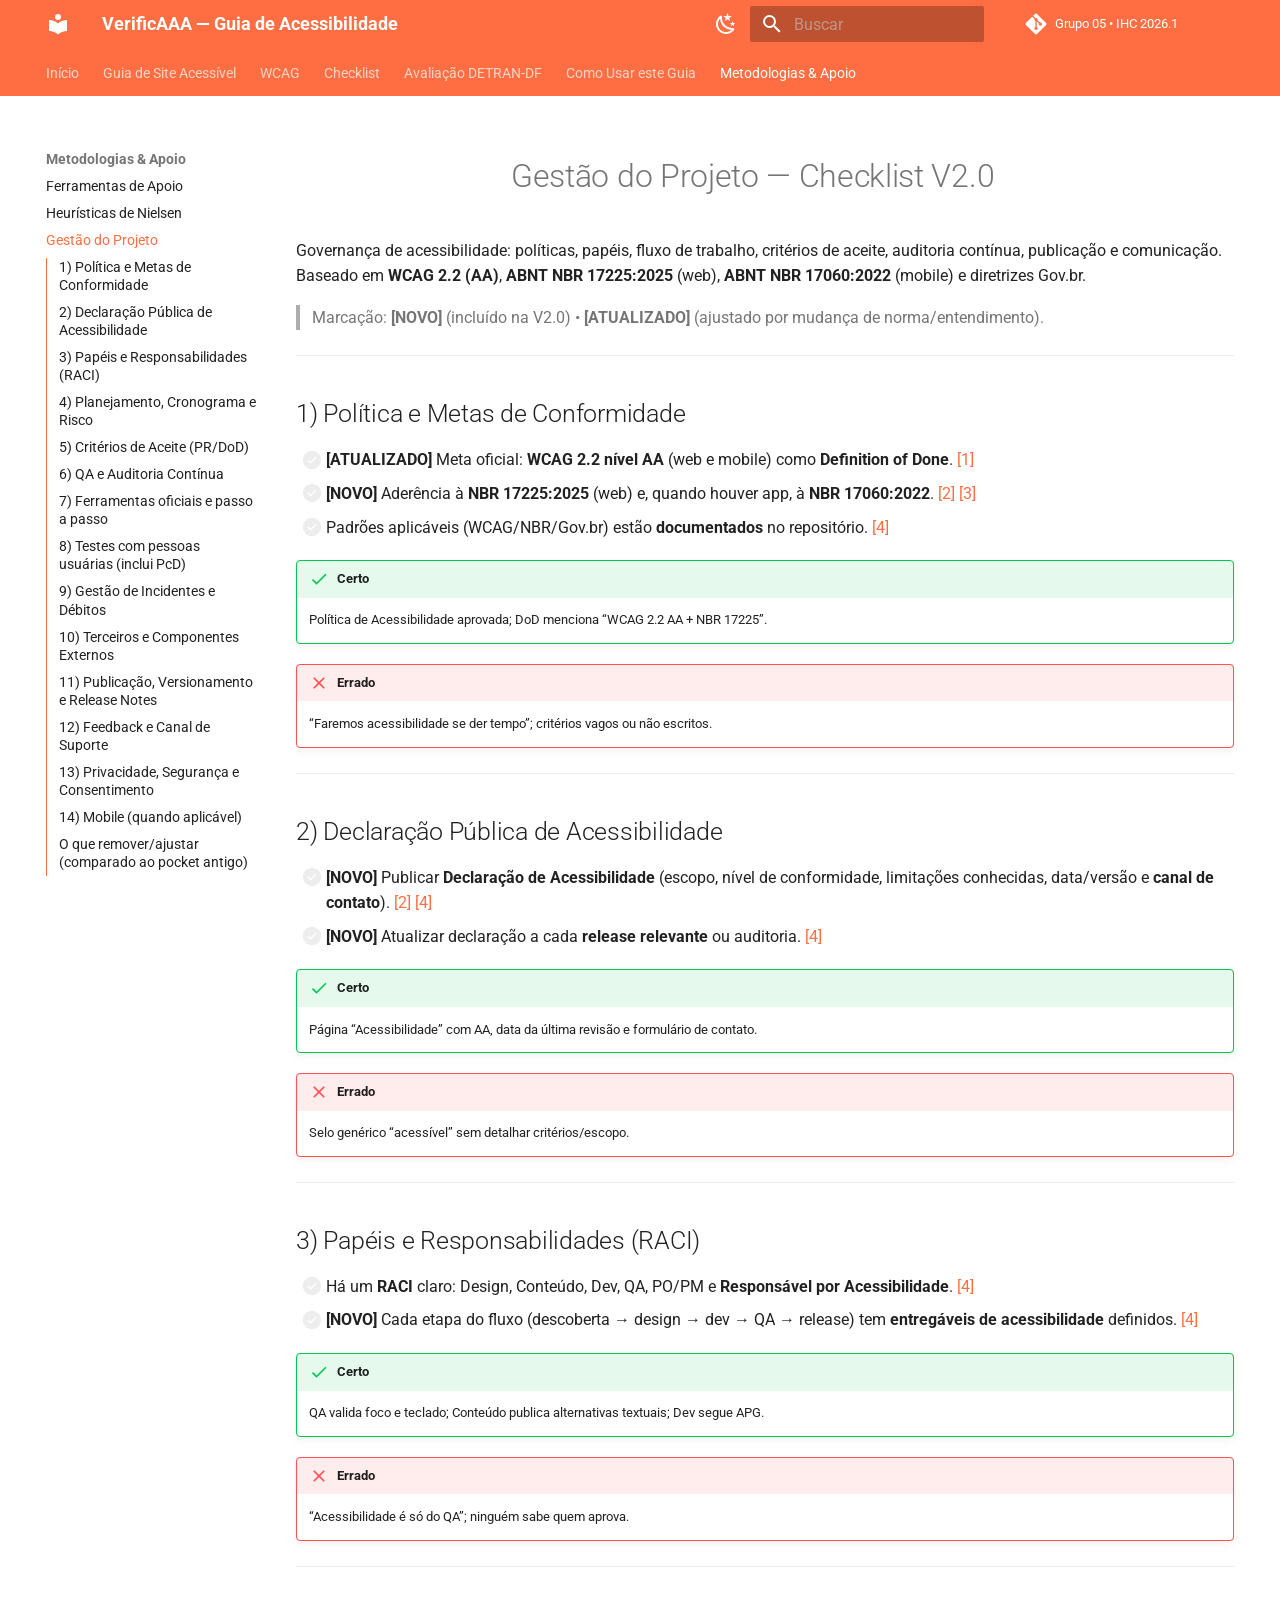
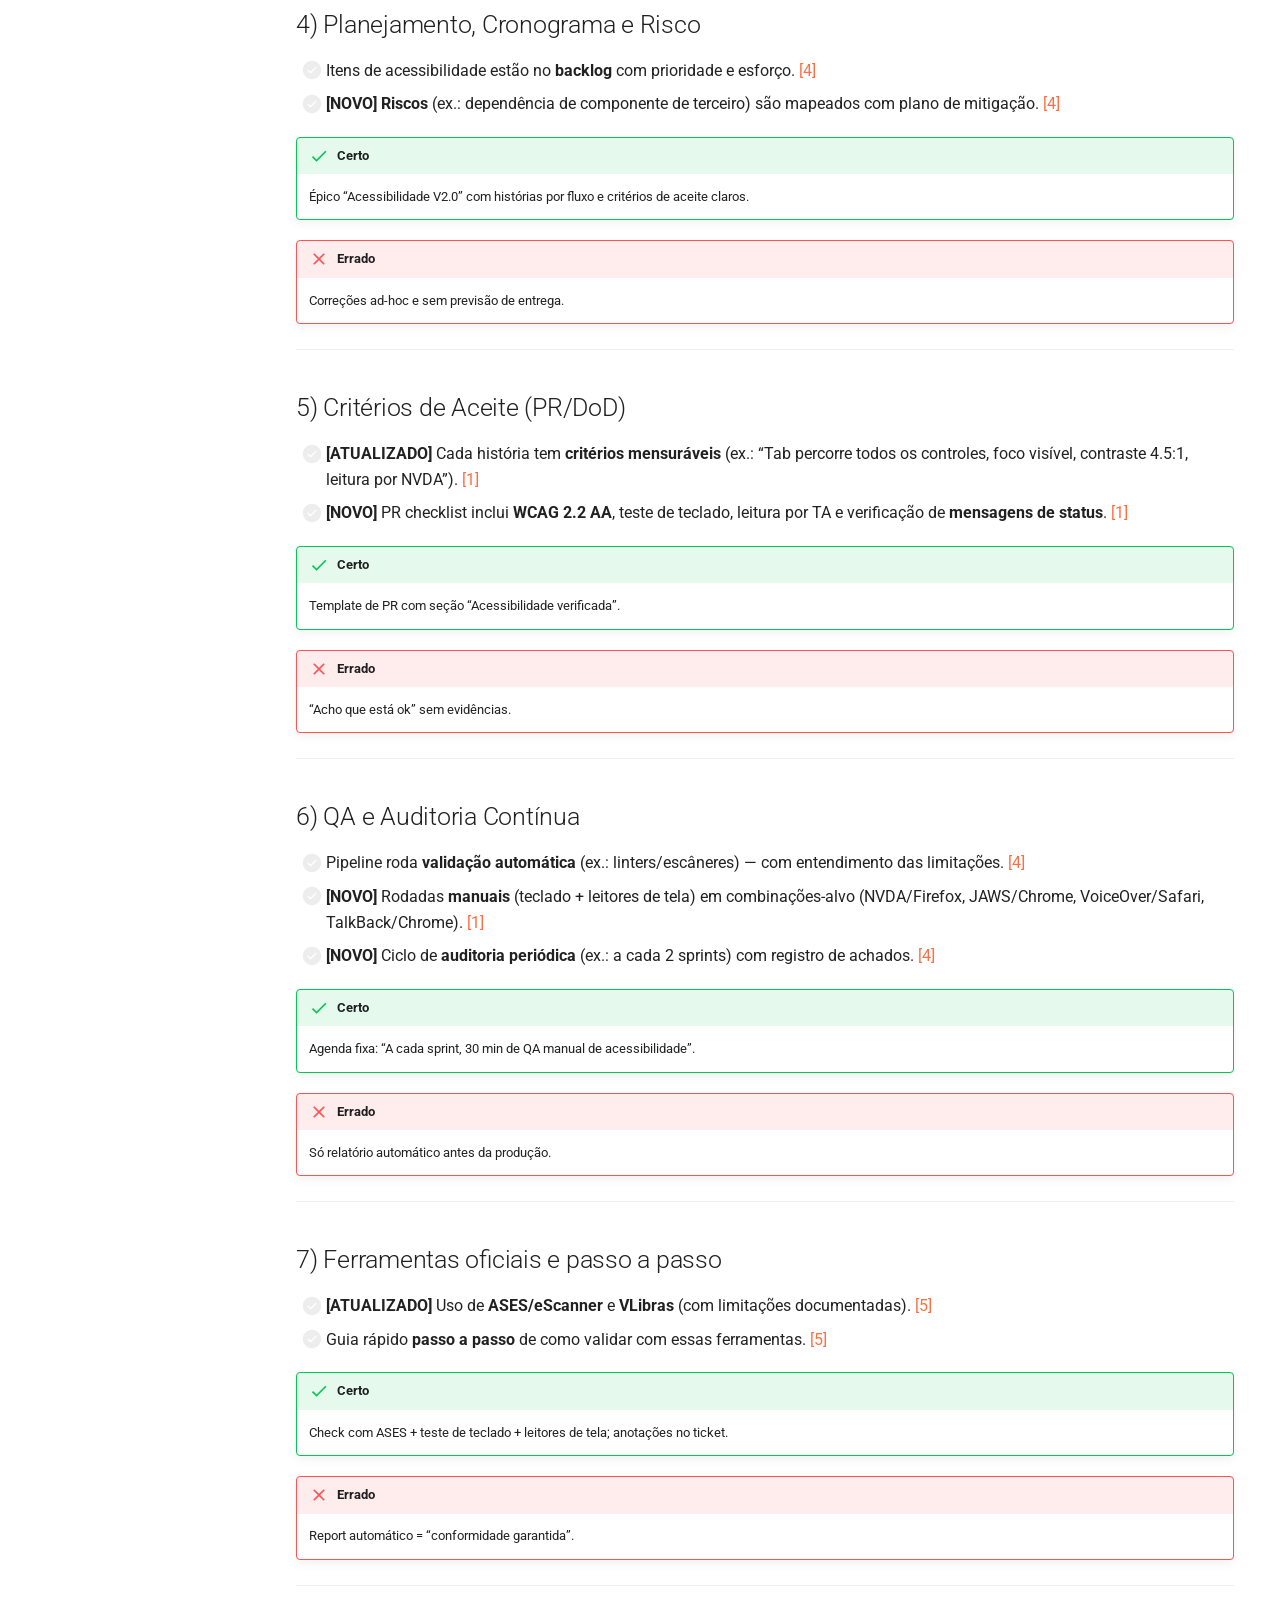
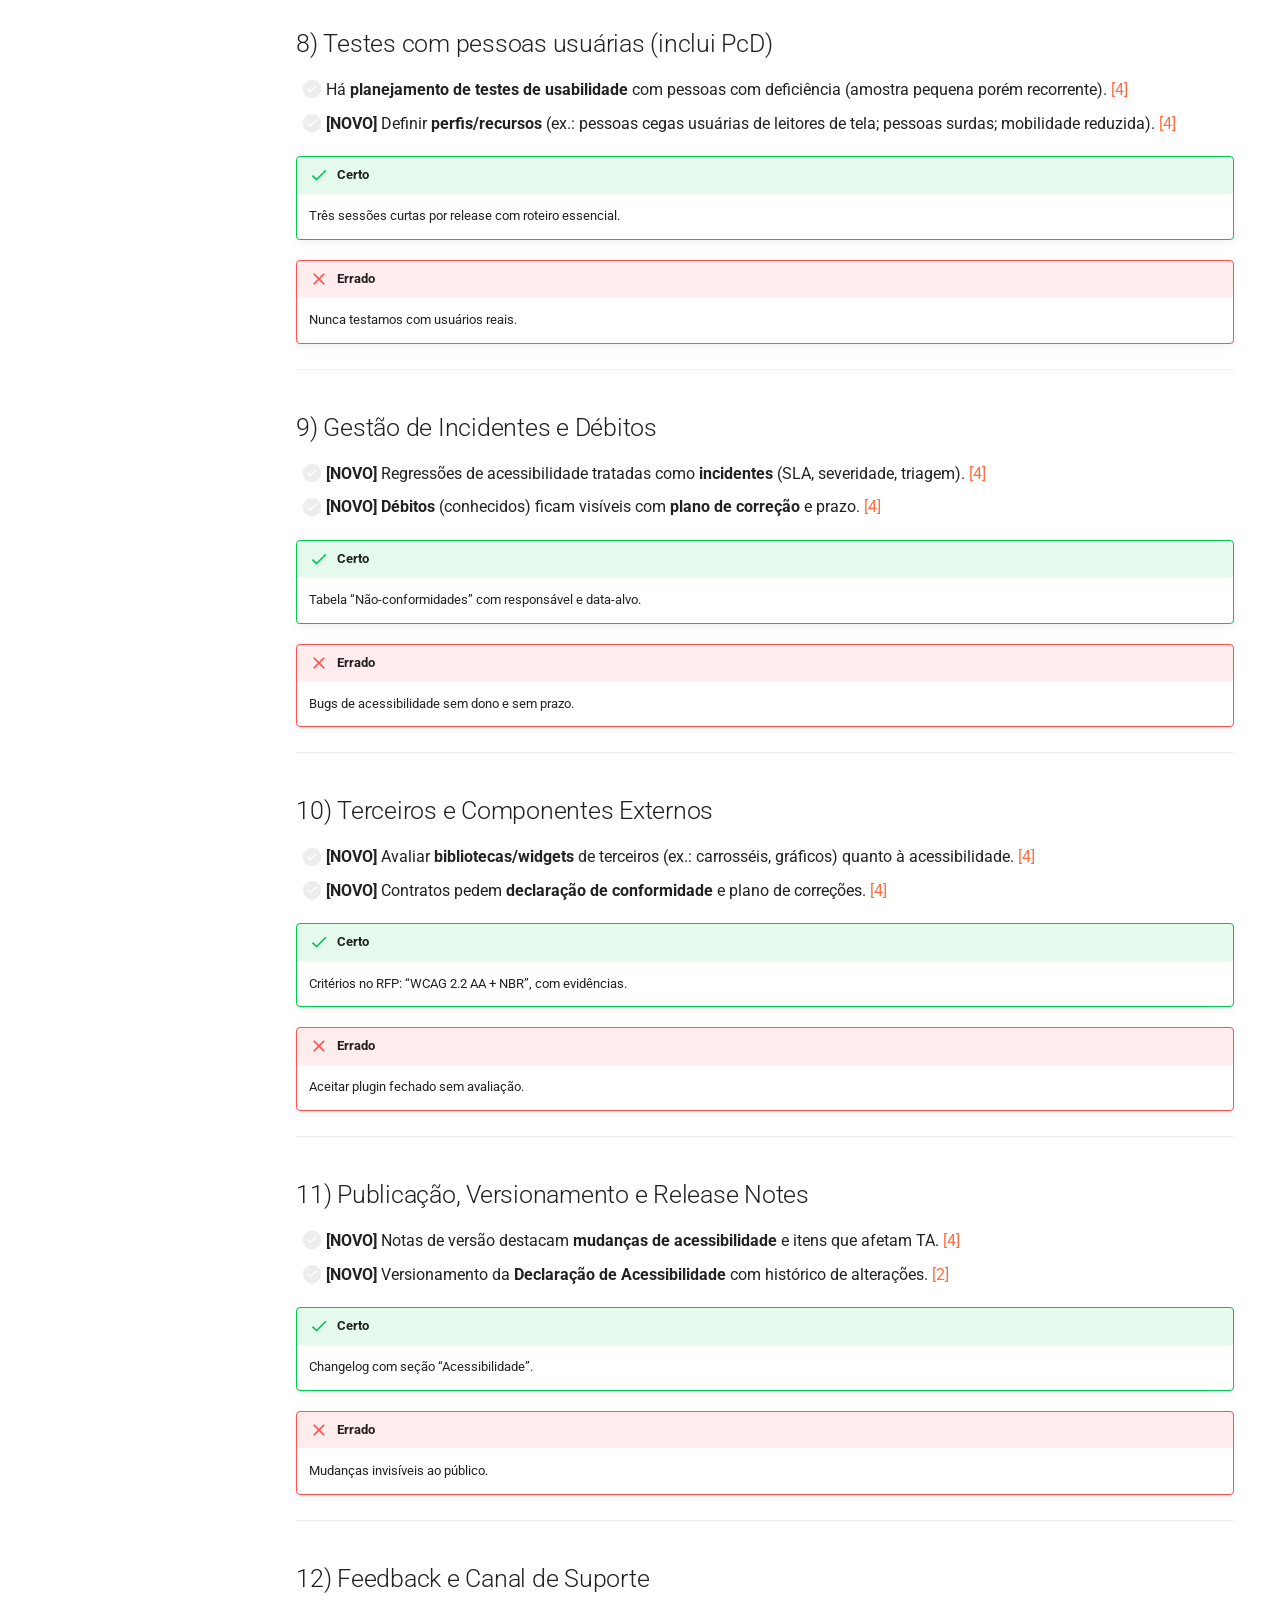
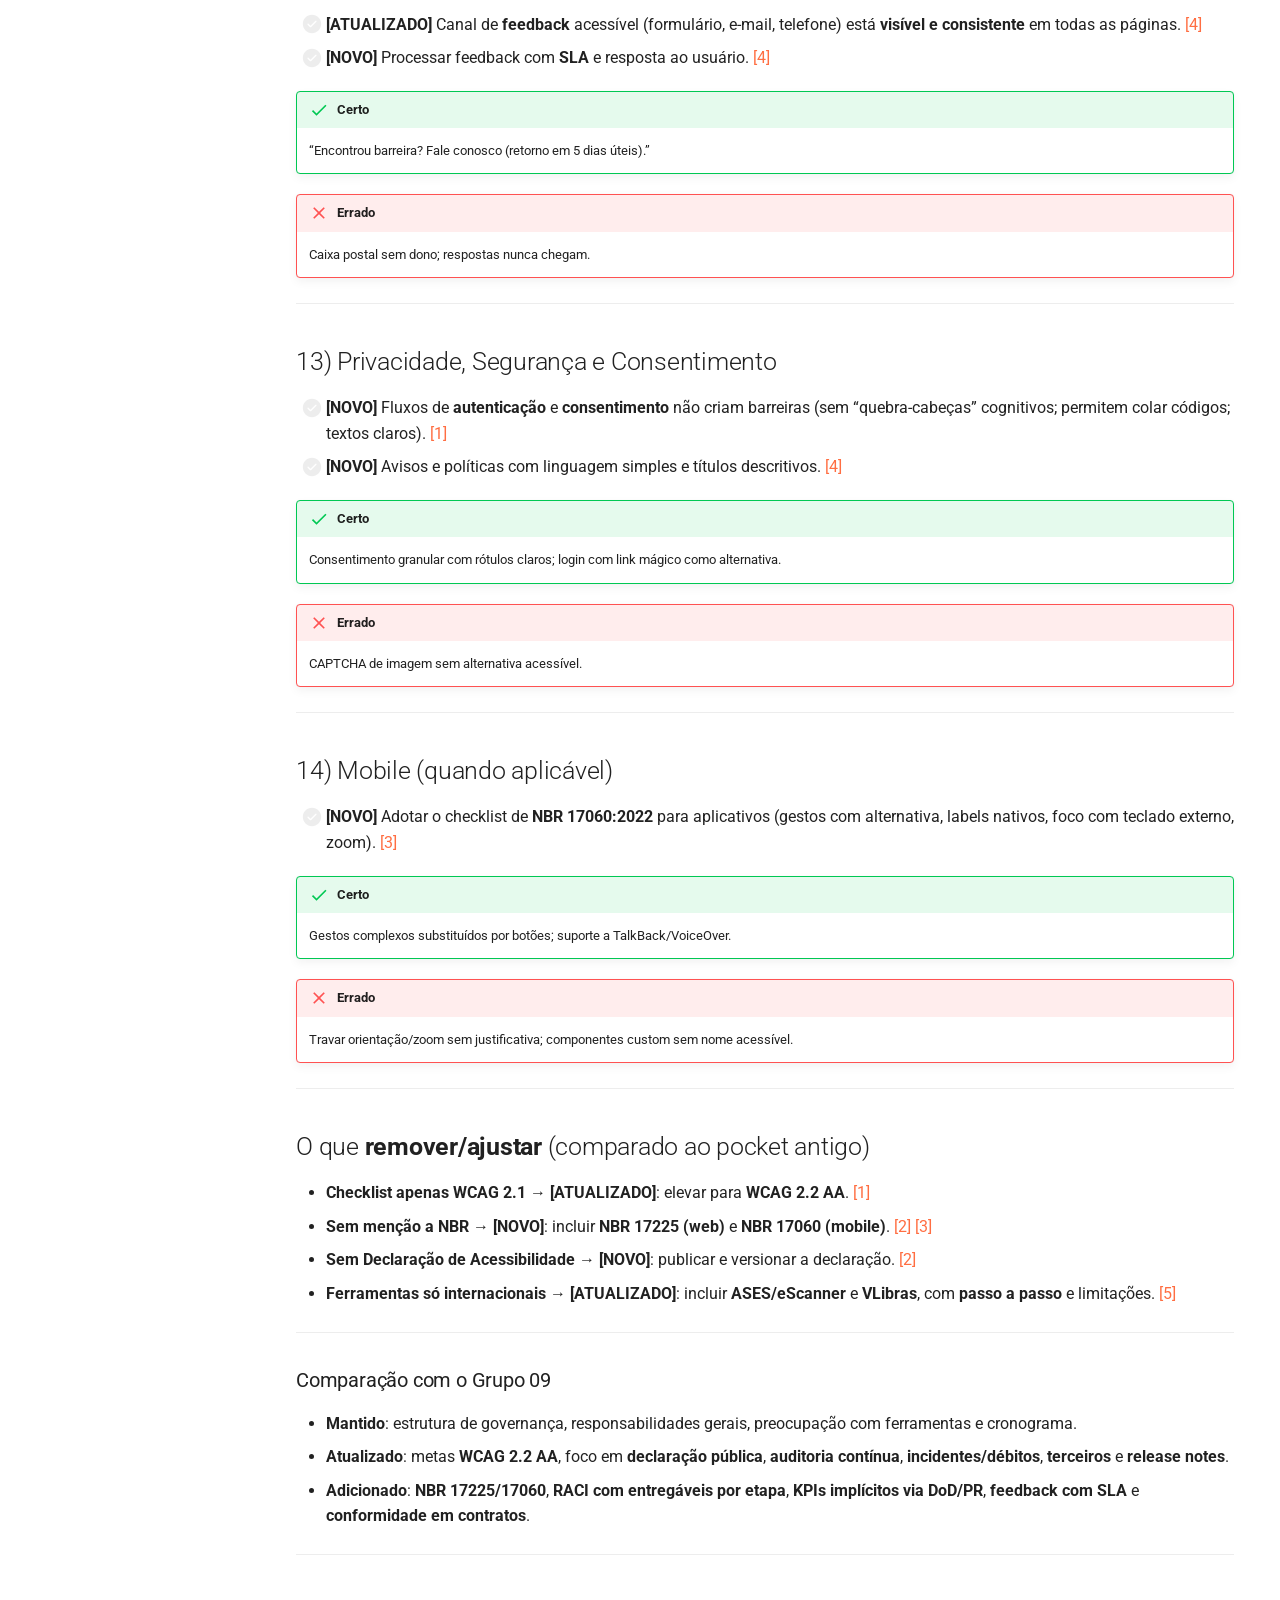
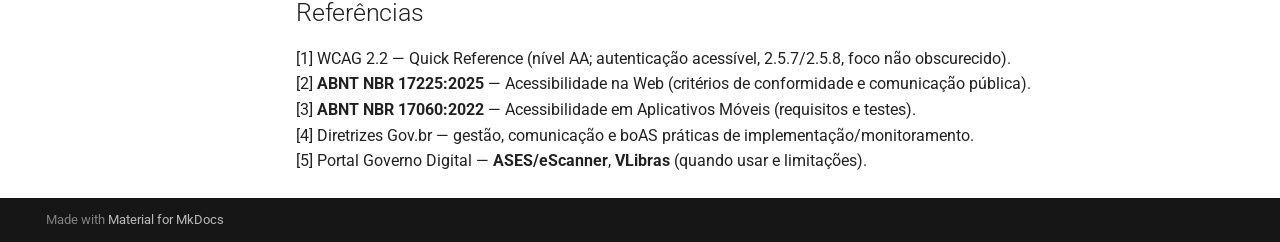
<file: gestaoProjeto/gestaoProjeto/index.html>
<!doctype html>
<html lang="pt" class="no-js">
  <head>
    
      <meta charset="utf-8">
      <meta name="viewport" content="width=device-width,initial-scale=1">
      
        <meta name="description" content="Guia prático alinhado à WCAG 2.2, ABNT NBR 17225/17060 e Gov.br">
      
      
      
        <link rel="canonical" href="https://unb-ihc.github.io/IHC_2026.1_Grupo05/gestaoProjeto/gestaoProjeto/">
      
      
        <link rel="prev" href="../../metodo/heuristicas/">
      
      
      
        
      
      
      <link rel="icon" href="../../assets/images/favicon.png">
      <meta name="generator" content="mkdocs-1.6.1, mkdocs-material-9.7.6">
    
    
      
        <title>Gestão do Projeto - VerificAAA — Guia de Acessibilidade</title>
      
    
    
      <link rel="stylesheet" href="../../assets/stylesheets/main.484c7ddc.min.css">
      
        
        <link rel="stylesheet" href="../../assets/stylesheets/palette.ab4e12ef.min.css">
      
      


    
    
      
    
    
      
        
        
        <link rel="preconnect" href="https://fonts.gstatic.com" crossorigin>
        <link rel="stylesheet" href="https://fonts.googleapis.com/css?family=Roboto:300,300i,400,400i,700,700i%7CRoboto+Mono:400,400i,700,700i&display=fallback">
        <style>:root{--md-text-font:"Roboto";--md-code-font:"Roboto Mono"}</style>
      
    
    
      <link rel="stylesheet" href="../../stylesheets/extra.css">
    
    <script>__md_scope=new URL("../..",location),__md_hash=e=>[...e].reduce(((e,_)=>(e<<5)-e+_.charCodeAt(0)),0),__md_get=(e,_=localStorage,t=__md_scope)=>JSON.parse(_.getItem(t.pathname+"."+e)),__md_set=(e,_,t=localStorage,a=__md_scope)=>{try{t.setItem(a.pathname+"."+e,JSON.stringify(_))}catch(e){}}</script>
    
      

    
    
  </head>
  
  
    
    
      
    
    
    
    
    <body dir="ltr" data-md-color-scheme="default" data-md-color-primary="deep-orange" data-md-color-accent="amber">
  
    
    <input class="md-toggle" data-md-toggle="drawer" type="checkbox" id="__drawer" autocomplete="off">
    <input class="md-toggle" data-md-toggle="search" type="checkbox" id="__search" autocomplete="off">
    <label class="md-overlay" for="__drawer"></label>
    <div data-md-component="skip">
      
        
        <a href="#gestao-do-projeto-checklist-v20" class="md-skip">
          Pular para conteúdo
        </a>
      
    </div>
    <div data-md-component="announce">
      
    </div>
    
    
      

<header class="md-header" data-md-component="header">
  <nav class="md-header__inner md-grid" aria-label="Cabeçalho">
    <a href="../.." title="VerificAAA — Guia de Acessibilidade" class="md-header__button md-logo" aria-label="VerificAAA — Guia de Acessibilidade" data-md-component="logo">
      
  
  <svg xmlns="http://www.w3.org/2000/svg" viewBox="0 0 24 24"><path d="M12 8a3 3 0 0 0 3-3 3 3 0 0 0-3-3 3 3 0 0 0-3 3 3 3 0 0 0 3 3m0 3.54C9.64 9.35 6.5 8 3 8v11c3.5 0 6.64 1.35 9 3.54 2.36-2.19 5.5-3.54 9-3.54V8c-3.5 0-6.64 1.35-9 3.54"/></svg>

    </a>
    <label class="md-header__button md-icon" for="__drawer">
      
      <svg xmlns="http://www.w3.org/2000/svg" viewBox="0 0 24 24"><path d="M3 6h18v2H3zm0 5h18v2H3zm0 5h18v2H3z"/></svg>
    </label>
    <div class="md-header__title" data-md-component="header-title">
      <div class="md-header__ellipsis">
        <div class="md-header__topic">
          <span class="md-ellipsis">
            VerificAAA — Guia de Acessibilidade
          </span>
        </div>
        <div class="md-header__topic" data-md-component="header-topic">
          <span class="md-ellipsis">
            
              Gestão do Projeto
            
          </span>
        </div>
      </div>
    </div>
    
      
        <form class="md-header__option" data-md-component="palette">
  
    
    
    
    <input class="md-option" data-md-color-media="(prefers-color-scheme: light)" data-md-color-scheme="default" data-md-color-primary="deep-orange" data-md-color-accent="amber"  aria-label="Modo escuro"  type="radio" name="__palette" id="__palette_0">
    
      <label class="md-header__button md-icon" title="Modo escuro" for="__palette_1" hidden>
        <svg xmlns="http://www.w3.org/2000/svg" viewBox="0 0 24 24"><path d="m17.75 4.09-2.53 1.94.91 3.06-2.63-1.81-2.63 1.81.91-3.06-2.53-1.94L12.44 4l1.06-3 1.06 3zm3.5 6.91-1.64 1.25.59 1.98-1.7-1.17-1.7 1.17.59-1.98L15.75 11l2.06-.05L18.5 9l.69 1.95zm-2.28 4.95c.83-.08 1.72 1.1 1.19 1.85-.32.45-.66.87-1.08 1.27C15.17 23 8.84 23 4.94 19.07c-3.91-3.9-3.91-10.24 0-14.14.4-.4.82-.76 1.27-1.08.75-.53 1.93.36 1.85 1.19-.27 2.86.69 5.83 2.89 8.02a9.96 9.96 0 0 0 8.02 2.89m-1.64 2.02a12.08 12.08 0 0 1-7.8-3.47c-2.17-2.19-3.33-5-3.49-7.82-2.81 3.14-2.7 7.96.31 10.98 3.02 3.01 7.84 3.12 10.98.31"/></svg>
      </label>
    
  
    
    
    
    <input class="md-option" data-md-color-media="(prefers-color-scheme: dark)" data-md-color-scheme="slate" data-md-color-primary="deep-orange" data-md-color-accent="amber"  aria-label="Modo claro"  type="radio" name="__palette" id="__palette_1">
    
      <label class="md-header__button md-icon" title="Modo claro" for="__palette_0" hidden>
        <svg xmlns="http://www.w3.org/2000/svg" viewBox="0 0 24 24"><path d="M12 7a5 5 0 0 1 5 5 5 5 0 0 1-5 5 5 5 0 0 1-5-5 5 5 0 0 1 5-5m0 2a3 3 0 0 0-3 3 3 3 0 0 0 3 3 3 3 0 0 0 3-3 3 3 0 0 0-3-3m0-7 2.39 3.42C13.65 5.15 12.84 5 12 5s-1.65.15-2.39.42zM3.34 7l4.16-.35A7.2 7.2 0 0 0 5.94 8.5c-.44.74-.69 1.5-.83 2.29zm.02 10 1.76-3.77a7.131 7.131 0 0 0 2.38 4.14zM20.65 7l-1.77 3.79a7.02 7.02 0 0 0-2.38-4.15zm-.01 10-4.14.36c.59-.51 1.12-1.14 1.54-1.86.42-.73.69-1.5.83-2.29zM12 22l-2.41-3.44c.74.27 1.55.44 2.41.44.82 0 1.63-.17 2.37-.44z"/></svg>
      </label>
    
  
</form>
      
    
    
      <script>var palette=__md_get("__palette");if(palette&&palette.color){if("(prefers-color-scheme)"===palette.color.media){var media=matchMedia("(prefers-color-scheme: light)"),input=document.querySelector(media.matches?"[data-md-color-media='(prefers-color-scheme: light)']":"[data-md-color-media='(prefers-color-scheme: dark)']");palette.color.media=input.getAttribute("data-md-color-media"),palette.color.scheme=input.getAttribute("data-md-color-scheme"),palette.color.primary=input.getAttribute("data-md-color-primary"),palette.color.accent=input.getAttribute("data-md-color-accent")}for(var[key,value]of Object.entries(palette.color))document.body.setAttribute("data-md-color-"+key,value)}</script>
    
    
    
      
      
        <label class="md-header__button md-icon" for="__search">
          
          <svg xmlns="http://www.w3.org/2000/svg" viewBox="0 0 24 24"><path d="M9.5 3A6.5 6.5 0 0 1 16 9.5c0 1.61-.59 3.09-1.56 4.23l.27.27h.79l5 5-1.5 1.5-5-5v-.79l-.27-.27A6.52 6.52 0 0 1 9.5 16 6.5 6.5 0 0 1 3 9.5 6.5 6.5 0 0 1 9.5 3m0 2C7 5 5 7 5 9.5S7 14 9.5 14 14 12 14 9.5 12 5 9.5 5"/></svg>
        </label>
        <div class="md-search" data-md-component="search" role="dialog">
  <label class="md-search__overlay" for="__search"></label>
  <div class="md-search__inner" role="search">
    <form class="md-search__form" name="search">
      <input type="text" class="md-search__input" name="query" aria-label="Buscar" placeholder="Buscar" autocapitalize="off" autocorrect="off" autocomplete="off" spellcheck="false" data-md-component="search-query" required>
      <label class="md-search__icon md-icon" for="__search">
        
        <svg xmlns="http://www.w3.org/2000/svg" viewBox="0 0 24 24"><path d="M9.5 3A6.5 6.5 0 0 1 16 9.5c0 1.61-.59 3.09-1.56 4.23l.27.27h.79l5 5-1.5 1.5-5-5v-.79l-.27-.27A6.52 6.52 0 0 1 9.5 16 6.5 6.5 0 0 1 3 9.5 6.5 6.5 0 0 1 9.5 3m0 2C7 5 5 7 5 9.5S7 14 9.5 14 14 12 14 9.5 12 5 9.5 5"/></svg>
        
        <svg xmlns="http://www.w3.org/2000/svg" viewBox="0 0 24 24"><path d="M20 11v2H8l5.5 5.5-1.42 1.42L4.16 12l7.92-7.92L13.5 5.5 8 11z"/></svg>
      </label>
      <nav class="md-search__options" aria-label="Pesquisar">
        
        <button type="reset" class="md-search__icon md-icon" title="Limpar" aria-label="Limpar" tabindex="-1">
          
          <svg xmlns="http://www.w3.org/2000/svg" viewBox="0 0 24 24"><path d="M19 6.41 17.59 5 12 10.59 6.41 5 5 6.41 10.59 12 5 17.59 6.41 19 12 13.41 17.59 19 19 17.59 13.41 12z"/></svg>
        </button>
      </nav>
      
        <div class="md-search__suggest" data-md-component="search-suggest"></div>
      
    </form>
    <div class="md-search__output">
      <div class="md-search__scrollwrap" tabindex="0" data-md-scrollfix>
        <div class="md-search-result" data-md-component="search-result">
          <div class="md-search-result__meta">
            Inicializando busca
          </div>
          <ol class="md-search-result__list" role="presentation"></ol>
        </div>
      </div>
    </div>
  </div>
</div>
      
    
    
      <div class="md-header__source">
        <a href="https://github.com/UnB-IHC/IHC_2026.1_Grupo05" title="Ir para repositório" class="md-source" data-md-component="source">
  <div class="md-source__icon md-icon">
    
    <svg xmlns="http://www.w3.org/2000/svg" viewBox="0 0 448 512"><!--! Font Awesome Free 7.1.0 by @fontawesome - https://fontawesome.com License - https://fontawesome.com/license/free (Icons: CC BY 4.0, Fonts: SIL OFL 1.1, Code: MIT License) Copyright 2025 Fonticons, Inc.--><path d="M439.6 236.1 244 40.5c-5.4-5.5-12.8-8.5-20.4-8.5s-15 3-20.4 8.4L162.5 81l51.5 51.5c27.1-9.1 52.7 16.8 43.4 43.7l49.7 49.7c34.2-11.8 61.2 31 35.5 56.7-26.5 26.5-70.2-2.9-56-37.3L240.3 199v121.9c25.3 12.5 22.3 41.8 9.1 55-6.4 6.4-15.2 10.1-24.3 10.1s-17.8-3.6-24.3-10.1c-17.6-17.6-11.1-46.9 11.2-56v-123c-20.8-8.5-24.6-30.7-18.6-45L142.6 101 8.5 235.1C3 240.6 0 247.9 0 255.5s3 15 8.5 20.4l195.6 195.7c5.4 5.4 12.7 8.4 20.4 8.4s15-3 20.4-8.4l194.7-194.7c5.4-5.4 8.4-12.8 8.4-20.4s-3-15-8.4-20.4"/></svg>
  </div>
  <div class="md-source__repository">
    Grupo 05 • IHC 2026.1
  </div>
</a>
      </div>
    
  </nav>
  
</header>
    
    <div class="md-container" data-md-component="container">
      
      
        
          
            
<nav class="md-tabs" aria-label="Abas" data-md-component="tabs">
  <div class="md-grid">
    <ul class="md-tabs__list">
      
        
  
  
  
  
    <li class="md-tabs__item">
      <a href="../.." class="md-tabs__link">
        
  
  
    
  
  Início

      </a>
    </li>
  

      
        
  
  
  
  
    <li class="md-tabs__item">
      <a href="../../guia/site_acessivel/" class="md-tabs__link">
        
  
  
    
  
  Guia de Site Acessível

      </a>
    </li>
  

      
        
  
  
  
  
    <li class="md-tabs__item">
      <a href="../../wcag/" class="md-tabs__link">
        
  
  
    
  
  WCAG

      </a>
    </li>
  

      
        
  
  
  
  
    
    
      <li class="md-tabs__item">
        <a href="../../design/design/" class="md-tabs__link">
          
  
  
  Checklist

        </a>
      </li>
    
  

      
        
  
  
  
  
    
    
      <li class="md-tabs__item">
        <a href="../../avaliacao/introducao/" class="md-tabs__link">
          
  
  
  Avaliação DETRAN-DF

        </a>
      </li>
    
  

      
        
  
  
  
  
    <li class="md-tabs__item">
      <a href="../../comUsar/comoUsar.md" class="md-tabs__link">
        
  
  
    
  
  Como Usar este Guia

      </a>
    </li>
  

      
        
  
  
  
    
  
  
    
    
      <li class="md-tabs__item md-tabs__item--active">
        <a href="../../tools/ferramentas/" class="md-tabs__link">
          
  
  
  Metodologias & Apoio

        </a>
      </li>
    
  

      
    </ul>
  </div>
</nav>
          
        
      
      <main class="md-main" data-md-component="main">
        <div class="md-main__inner md-grid">
          
            
              
              <div class="md-sidebar md-sidebar--primary" data-md-component="sidebar" data-md-type="navigation" >
                <div class="md-sidebar__scrollwrap">
                  <div class="md-sidebar__inner">
                    


  


  

<nav class="md-nav md-nav--primary md-nav--lifted md-nav--integrated" aria-label="Navegação" data-md-level="0">
  <label class="md-nav__title" for="__drawer">
    <a href="../.." title="VerificAAA — Guia de Acessibilidade" class="md-nav__button md-logo" aria-label="VerificAAA — Guia de Acessibilidade" data-md-component="logo">
      
  
  <svg xmlns="http://www.w3.org/2000/svg" viewBox="0 0 24 24"><path d="M12 8a3 3 0 0 0 3-3 3 3 0 0 0-3-3 3 3 0 0 0-3 3 3 3 0 0 0 3 3m0 3.54C9.64 9.35 6.5 8 3 8v11c3.5 0 6.64 1.35 9 3.54 2.36-2.19 5.5-3.54 9-3.54V8c-3.5 0-6.64 1.35-9 3.54"/></svg>

    </a>
    VerificAAA — Guia de Acessibilidade
  </label>
  
    <div class="md-nav__source">
      <a href="https://github.com/UnB-IHC/IHC_2026.1_Grupo05" title="Ir para repositório" class="md-source" data-md-component="source">
  <div class="md-source__icon md-icon">
    
    <svg xmlns="http://www.w3.org/2000/svg" viewBox="0 0 448 512"><!--! Font Awesome Free 7.1.0 by @fontawesome - https://fontawesome.com License - https://fontawesome.com/license/free (Icons: CC BY 4.0, Fonts: SIL OFL 1.1, Code: MIT License) Copyright 2025 Fonticons, Inc.--><path d="M439.6 236.1 244 40.5c-5.4-5.5-12.8-8.5-20.4-8.5s-15 3-20.4 8.4L162.5 81l51.5 51.5c27.1-9.1 52.7 16.8 43.4 43.7l49.7 49.7c34.2-11.8 61.2 31 35.5 56.7-26.5 26.5-70.2-2.9-56-37.3L240.3 199v121.9c25.3 12.5 22.3 41.8 9.1 55-6.4 6.4-15.2 10.1-24.3 10.1s-17.8-3.6-24.3-10.1c-17.6-17.6-11.1-46.9 11.2-56v-123c-20.8-8.5-24.6-30.7-18.6-45L142.6 101 8.5 235.1C3 240.6 0 247.9 0 255.5s3 15 8.5 20.4l195.6 195.7c5.4 5.4 12.7 8.4 20.4 8.4s15-3 20.4-8.4l194.7-194.7c5.4-5.4 8.4-12.8 8.4-20.4s-3-15-8.4-20.4"/></svg>
  </div>
  <div class="md-source__repository">
    Grupo 05 • IHC 2026.1
  </div>
</a>
    </div>
  
  <ul class="md-nav__list" data-md-scrollfix>
    
      
      
  
  
  
  
    <li class="md-nav__item">
      <a href="../.." class="md-nav__link">
        
  
  
  <span class="md-ellipsis">
    
  
    Início
  

    
  </span>
  
  

      </a>
    </li>
  

    
      
      
  
  
  
  
    <li class="md-nav__item">
      <a href="../../guia/site_acessivel/" class="md-nav__link">
        
  
  
  <span class="md-ellipsis">
    
  
    Guia de Site Acessível
  

    
  </span>
  
  

      </a>
    </li>
  

    
      
      
  
  
  
  
    <li class="md-nav__item">
      <a href="../../wcag/" class="md-nav__link">
        
  
  
  <span class="md-ellipsis">
    
  
    WCAG
  

    
  </span>
  
  

      </a>
    </li>
  

    
      
      
  
  
  
  
    
    
    
    
      
      
        
      
    
    
    <li class="md-nav__item md-nav__item--nested">
      
        
        
        <input class="md-nav__toggle md-toggle " type="checkbox" id="__nav_4" >
        
          
          <label class="md-nav__link" for="__nav_4" id="__nav_4_label" tabindex="0">
            
  
  
  <span class="md-ellipsis">
    
  
    Checklist
  

    
  </span>
  
  

            <span class="md-nav__icon md-icon"></span>
          </label>
        
        <nav class="md-nav" data-md-level="1" aria-labelledby="__nav_4_label" aria-expanded="false">
          <label class="md-nav__title" for="__nav_4">
            <span class="md-nav__icon md-icon"></span>
            
  
    Checklist
  

          </label>
          <ul class="md-nav__list" data-md-scrollfix>
            
              
                
  
  
  
  
    <li class="md-nav__item">
      <a href="../../design/design/" class="md-nav__link">
        
  
  
  <span class="md-ellipsis">
    
  
    Design
  

    
  </span>
  
  

      </a>
    </li>
  

              
            
              
                
  
  
  
  
    <li class="md-nav__item">
      <a href="../../devWeb/non_text_content/" class="md-nav__link">
        
  
  
  <span class="md-ellipsis">
    
  
    Desenvolvimento Web
  

    
  </span>
  
  

      </a>
    </li>
  

              
            
              
                
  
  
  
  
    <li class="md-nav__item">
      <a href="../../geracaoConteudo/conteudo/" class="md-nav__link">
        
  
  
  <span class="md-ellipsis">
    
  
    Produção de Conteúdo
  

    
  </span>
  
  

      </a>
    </li>
  

              
            
          </ul>
        </nav>
      
    </li>
  

    
      
      
  
  
  
  
    
    
    
    
      
      
        
      
    
    
    <li class="md-nav__item md-nav__item--nested">
      
        
        
        <input class="md-nav__toggle md-toggle " type="checkbox" id="__nav_5" >
        
          
          <label class="md-nav__link" for="__nav_5" id="__nav_5_label" tabindex="0">
            
  
  
  <span class="md-ellipsis">
    
  
    Avaliação DETRAN-DF
  

    
  </span>
  
  

            <span class="md-nav__icon md-icon"></span>
          </label>
        
        <nav class="md-nav" data-md-level="1" aria-labelledby="__nav_5_label" aria-expanded="false">
          <label class="md-nav__title" for="__nav_5">
            <span class="md-nav__icon md-icon"></span>
            
  
    Avaliação DETRAN-DF
  

          </label>
          <ul class="md-nav__list" data-md-scrollfix>
            
              
                
  
  
  
  
    <li class="md-nav__item">
      <a href="../../avaliacao/introducao/" class="md-nav__link">
        
  
  
  <span class="md-ellipsis">
    
  
    Introdução
  

    
  </span>
  
  

      </a>
    </li>
  

              
            
              
                
  
  
  
  
    <li class="md-nav__item">
      <a href="../../avaliacao/exemplos_praticos/" class="md-nav__link">
        
  
  
  <span class="md-ellipsis">
    
  
    Exemplos Práticos
  

    
  </span>
  
  

      </a>
    </li>
  

              
            
              
                
  
  
  
  
    <li class="md-nav__item">
      <a href="../../avaliacao/checklist/" class="md-nav__link">
        
  
  
  <span class="md-ellipsis">
    
  
    Checklist Completo
  

    
  </span>
  
  

      </a>
    </li>
  

              
            
          </ul>
        </nav>
      
    </li>
  

    
      
      
  
  
  
  
    <li class="md-nav__item">
      <a href="../../comUsar/comoUsar.md" class="md-nav__link">
        
  
  
  <span class="md-ellipsis">
    
  
    Como Usar este Guia
  

    
  </span>
  
  

      </a>
    </li>
  

    
      
      
  
  
    
  
  
  
    
    
    
    
      
        
        
      
      
        
      
    
    
    <li class="md-nav__item md-nav__item--active md-nav__item--section md-nav__item--nested">
      
        
        
        <input class="md-nav__toggle md-toggle " type="checkbox" id="__nav_7" checked>
        
          
          <label class="md-nav__link" for="__nav_7" id="__nav_7_label" tabindex="">
            
  
  
  <span class="md-ellipsis">
    
  
    Metodologias & Apoio
  

    
  </span>
  
  

            <span class="md-nav__icon md-icon"></span>
          </label>
        
        <nav class="md-nav" data-md-level="1" aria-labelledby="__nav_7_label" aria-expanded="true">
          <label class="md-nav__title" for="__nav_7">
            <span class="md-nav__icon md-icon"></span>
            
  
    Metodologias & Apoio
  

          </label>
          <ul class="md-nav__list" data-md-scrollfix>
            
              
                
  
  
  
  
    <li class="md-nav__item">
      <a href="../../tools/ferramentas/" class="md-nav__link">
        
  
  
  <span class="md-ellipsis">
    
  
    Ferramentas de Apoio
  

    
  </span>
  
  

      </a>
    </li>
  

              
            
              
                
  
  
  
  
    <li class="md-nav__item">
      <a href="../../metodo/heuristicas/" class="md-nav__link">
        
  
  
  <span class="md-ellipsis">
    
  
    Heurísticas de Nielsen
  

    
  </span>
  
  

      </a>
    </li>
  

              
            
              
                
  
  
    
  
  
  
    <li class="md-nav__item md-nav__item--active">
      
      <input class="md-nav__toggle md-toggle" type="checkbox" id="__toc">
      
      
        
      
      
        <label class="md-nav__link md-nav__link--active" for="__toc">
          
  
  
  <span class="md-ellipsis">
    
  
    Gestão do Projeto
  

    
  </span>
  
  

          <span class="md-nav__icon md-icon"></span>
        </label>
      
      <a href="./" class="md-nav__link md-nav__link--active">
        
  
  
  <span class="md-ellipsis">
    
  
    Gestão do Projeto
  

    
  </span>
  
  

      </a>
      
        

<nav class="md-nav md-nav--secondary" aria-label="Índice">
  
  
  
    
  
  
    <label class="md-nav__title" for="__toc">
      <span class="md-nav__icon md-icon"></span>
      Índice
    </label>
    <ul class="md-nav__list" data-md-component="toc" data-md-scrollfix>
      
        <li class="md-nav__item">
  <a href="#1-politica-e-metas-de-conformidade" class="md-nav__link">
    <span class="md-ellipsis">
      
        1) Política e Metas de Conformidade
      
    </span>
  </a>
  
</li>
      
        <li class="md-nav__item">
  <a href="#2-declaracao-publica-de-acessibilidade" class="md-nav__link">
    <span class="md-ellipsis">
      
        2) Declaração Pública de Acessibilidade
      
    </span>
  </a>
  
</li>
      
        <li class="md-nav__item">
  <a href="#3-papeis-e-responsabilidades-raci" class="md-nav__link">
    <span class="md-ellipsis">
      
        3) Papéis e Responsabilidades (RACI)
      
    </span>
  </a>
  
</li>
      
        <li class="md-nav__item">
  <a href="#4-planejamento-cronograma-e-risco" class="md-nav__link">
    <span class="md-ellipsis">
      
        4) Planejamento, Cronograma e Risco
      
    </span>
  </a>
  
</li>
      
        <li class="md-nav__item">
  <a href="#5-criterios-de-aceite-prdod" class="md-nav__link">
    <span class="md-ellipsis">
      
        5) Critérios de Aceite (PR/DoD)
      
    </span>
  </a>
  
</li>
      
        <li class="md-nav__item">
  <a href="#6-qa-e-auditoria-continua" class="md-nav__link">
    <span class="md-ellipsis">
      
        6) QA e Auditoria Contínua
      
    </span>
  </a>
  
</li>
      
        <li class="md-nav__item">
  <a href="#7-ferramentas-oficiais-e-passo-a-passo" class="md-nav__link">
    <span class="md-ellipsis">
      
        7) Ferramentas oficiais e passo a passo
      
    </span>
  </a>
  
</li>
      
        <li class="md-nav__item">
  <a href="#8-testes-com-pessoas-usuarias-inclui-pcd" class="md-nav__link">
    <span class="md-ellipsis">
      
        8) Testes com pessoas usuárias (inclui PcD)
      
    </span>
  </a>
  
</li>
      
        <li class="md-nav__item">
  <a href="#9-gestao-de-incidentes-e-debitos" class="md-nav__link">
    <span class="md-ellipsis">
      
        9) Gestão de Incidentes e Débitos
      
    </span>
  </a>
  
</li>
      
        <li class="md-nav__item">
  <a href="#10-terceiros-e-componentes-externos" class="md-nav__link">
    <span class="md-ellipsis">
      
        10) Terceiros e Componentes Externos
      
    </span>
  </a>
  
</li>
      
        <li class="md-nav__item">
  <a href="#11-publicacao-versionamento-e-release-notes" class="md-nav__link">
    <span class="md-ellipsis">
      
        11) Publicação, Versionamento e Release Notes
      
    </span>
  </a>
  
</li>
      
        <li class="md-nav__item">
  <a href="#12-feedback-e-canal-de-suporte" class="md-nav__link">
    <span class="md-ellipsis">
      
        12) Feedback e Canal de Suporte
      
    </span>
  </a>
  
</li>
      
        <li class="md-nav__item">
  <a href="#13-privacidade-seguranca-e-consentimento" class="md-nav__link">
    <span class="md-ellipsis">
      
        13) Privacidade, Segurança e Consentimento
      
    </span>
  </a>
  
</li>
      
        <li class="md-nav__item">
  <a href="#14-mobile-quando-aplicavel" class="md-nav__link">
    <span class="md-ellipsis">
      
        14) Mobile (quando aplicável)
      
    </span>
  </a>
  
</li>
      
        <li class="md-nav__item">
  <a href="#o-que-removerajustar-comparado-ao-pocket-antigo" class="md-nav__link">
    <span class="md-ellipsis">
      
        O que remover/ajustar (comparado ao pocket antigo)
      
    </span>
  </a>
  
    <nav class="md-nav" aria-label="O que remover/ajustar (comparado ao pocket antigo)">
      <ul class="md-nav__list">
        
          <li class="md-nav__item">
  <a href="#comparacao-com-o-grupo-09" class="md-nav__link">
    <span class="md-ellipsis">
      
        Comparação com o Grupo 09
      
    </span>
  </a>
  
</li>
        
      </ul>
    </nav>
  
</li>
      
        <li class="md-nav__item">
  <a href="#referencias" class="md-nav__link">
    <span class="md-ellipsis">
      
        Referências
      
    </span>
  </a>
  
</li>
      
    </ul>
  
</nav>
      
    </li>
  

              
            
          </ul>
        </nav>
      
    </li>
  

    
  </ul>
</nav>
                  </div>
                </div>
              </div>
            
            
          
          
            <div class="md-content" data-md-component="content">
              
              <article class="md-content__inner md-typeset">
                
                  



<h1 id="gestao-do-projeto-checklist-v20">Gestão do Projeto — Checklist V2.0<a class="headerlink" href="#gestao-do-projeto-checklist-v20" title="Permanent link">&para;</a></h1>
<p>Governança de acessibilidade: políticas, papéis, fluxo de trabalho, critérios de aceite, auditoria contínua, publicação e comunicação.<br />
Baseado em <strong>WCAG 2.2 (AA)</strong>, <strong>ABNT NBR 17225:2025</strong> (web), <strong>ABNT NBR 17060:2022</strong> (mobile) e diretrizes Gov.br.  </p>
<blockquote>
<p>Marcação: <strong>[NOVO]</strong> (incluído na V2.0) • <strong>[ATUALIZADO]</strong> (ajustado por mudança de norma/entendimento).</p>
</blockquote>
<hr />
<h2 id="1-politica-e-metas-de-conformidade">1) Política e Metas de Conformidade<a class="headerlink" href="#1-politica-e-metas-de-conformidade" title="Permanent link">&para;</a></h2>
<ul class="task-list">
<li class="task-list-item"><label class="task-list-control"><input type="checkbox"/><span class="task-list-indicator"></span></label> <strong>[ATUALIZADO]</strong> Meta oficial: <strong>WCAG 2.2 nível AA</strong> (web e mobile) como <strong>Definition of Done</strong>. <a href="#ref-1">[1]</a></li>
<li class="task-list-item"><label class="task-list-control"><input type="checkbox"/><span class="task-list-indicator"></span></label> <strong>[NOVO]</strong> Aderência à <strong>NBR 17225:2025</strong> (web) e, quando houver app, à <strong>NBR 17060:2022</strong>. <a href="#ref-2">[2]</a> <a href="#ref-3">[3]</a></li>
<li class="task-list-item"><label class="task-list-control"><input type="checkbox"/><span class="task-list-indicator"></span></label> Padrões aplicáveis (WCAG/NBR/Gov.br) estão <strong>documentados</strong> no repositório. <a href="#ref-4">[4]</a></li>
</ul>
<div class="admonition success">
<p class="admonition-title">Certo</p>
<p>Política de Acessibilidade aprovada; DoD menciona “WCAG 2.2 AA + NBR 17225”.</p>
</div>
<div class="admonition failure">
<p class="admonition-title">Errado</p>
<p>“Faremos acessibilidade se der tempo”; critérios vagos ou não escritos.</p>
</div>
<hr />
<h2 id="2-declaracao-publica-de-acessibilidade">2) Declaração Pública de Acessibilidade<a class="headerlink" href="#2-declaracao-publica-de-acessibilidade" title="Permanent link">&para;</a></h2>
<ul class="task-list">
<li class="task-list-item"><label class="task-list-control"><input type="checkbox"/><span class="task-list-indicator"></span></label> <strong>[NOVO]</strong> Publicar <strong>Declaração de Acessibilidade</strong> (escopo, nível de conformidade, limitações conhecidas, data/versão e <strong>canal de contato</strong>). <a href="#ref-2">[2]</a> <a href="#ref-4">[4]</a></li>
<li class="task-list-item"><label class="task-list-control"><input type="checkbox"/><span class="task-list-indicator"></span></label> <strong>[NOVO]</strong> Atualizar declaração a cada <strong>release relevante</strong> ou auditoria. <a href="#ref-4">[4]</a></li>
</ul>
<div class="admonition success">
<p class="admonition-title">Certo</p>
<p>Página “Acessibilidade” com AA, data da última revisão e formulário de contato.</p>
</div>
<div class="admonition failure">
<p class="admonition-title">Errado</p>
<p>Selo genérico “acessível” sem detalhar critérios/escopo.</p>
</div>
<hr />
<h2 id="3-papeis-e-responsabilidades-raci">3) Papéis e Responsabilidades (RACI)<a class="headerlink" href="#3-papeis-e-responsabilidades-raci" title="Permanent link">&para;</a></h2>
<ul class="task-list">
<li class="task-list-item"><label class="task-list-control"><input type="checkbox"/><span class="task-list-indicator"></span></label> Há um <strong>RACI</strong> claro: Design, Conteúdo, Dev, QA, PO/PM e <strong>Responsável por Acessibilidade</strong>. <a href="#ref-4">[4]</a></li>
<li class="task-list-item"><label class="task-list-control"><input type="checkbox"/><span class="task-list-indicator"></span></label> <strong>[NOVO]</strong> Cada etapa do fluxo (descoberta → design → dev → QA → release) tem <strong>entregáveis de acessibilidade</strong> definidos. <a href="#ref-4">[4]</a></li>
</ul>
<div class="admonition success">
<p class="admonition-title">Certo</p>
<p>QA valida foco e teclado; Conteúdo publica alternativas textuais; Dev segue APG.</p>
</div>
<div class="admonition failure">
<p class="admonition-title">Errado</p>
<p>“Acessibilidade é só do QA”; ninguém sabe quem aprova.</p>
</div>
<hr />
<h2 id="4-planejamento-cronograma-e-risco">4) Planejamento, Cronograma e Risco<a class="headerlink" href="#4-planejamento-cronograma-e-risco" title="Permanent link">&para;</a></h2>
<ul class="task-list">
<li class="task-list-item"><label class="task-list-control"><input type="checkbox"/><span class="task-list-indicator"></span></label> Itens de acessibilidade estão no <strong>backlog</strong> com prioridade e esforço. <a href="#ref-4">[4]</a></li>
<li class="task-list-item"><label class="task-list-control"><input type="checkbox"/><span class="task-list-indicator"></span></label> <strong>[NOVO]</strong> <strong>Riscos</strong> (ex.: dependência de componente de terceiro) são mapeados com plano de mitigação. <a href="#ref-4">[4]</a></li>
</ul>
<div class="admonition success">
<p class="admonition-title">Certo</p>
<p>Épico “Acessibilidade V2.0” com histórias por fluxo e critérios de aceite claros.</p>
</div>
<div class="admonition failure">
<p class="admonition-title">Errado</p>
<p>Correções ad-hoc e sem previsão de entrega.</p>
</div>
<hr />
<h2 id="5-criterios-de-aceite-prdod">5) Critérios de Aceite (PR/DoD)<a class="headerlink" href="#5-criterios-de-aceite-prdod" title="Permanent link">&para;</a></h2>
<ul class="task-list">
<li class="task-list-item"><label class="task-list-control"><input type="checkbox"/><span class="task-list-indicator"></span></label> <strong>[ATUALIZADO]</strong> Cada história tem <strong>critérios mensuráveis</strong> (ex.: “Tab percorre todos os controles, foco visível, contraste 4.5:1, leitura por NVDA”). <a href="#ref-1">[1]</a></li>
<li class="task-list-item"><label class="task-list-control"><input type="checkbox"/><span class="task-list-indicator"></span></label> <strong>[NOVO]</strong> PR checklist inclui <strong>WCAG 2.2 AA</strong>, teste de teclado, leitura por TA e verificação de <strong>mensagens de status</strong>. <a href="#ref-1">[1]</a></li>
</ul>
<div class="admonition success">
<p class="admonition-title">Certo</p>
<p>Template de PR com seção “Acessibilidade verificada”.</p>
</div>
<div class="admonition failure">
<p class="admonition-title">Errado</p>
<p>“Acho que está ok” sem evidências.</p>
</div>
<hr />
<h2 id="6-qa-e-auditoria-continua">6) QA e Auditoria Contínua<a class="headerlink" href="#6-qa-e-auditoria-continua" title="Permanent link">&para;</a></h2>
<ul class="task-list">
<li class="task-list-item"><label class="task-list-control"><input type="checkbox"/><span class="task-list-indicator"></span></label> Pipeline roda <strong>validação automática</strong> (ex.: linters/escâneres) — com entendimento das limitações. <a href="#ref-4">[4]</a></li>
<li class="task-list-item"><label class="task-list-control"><input type="checkbox"/><span class="task-list-indicator"></span></label> <strong>[NOVO]</strong> Rodadas <strong>manuais</strong> (teclado + leitores de tela) em combinações-alvo (NVDA/Firefox, JAWS/Chrome, VoiceOver/Safari, TalkBack/Chrome). <a href="#ref-1">[1]</a></li>
<li class="task-list-item"><label class="task-list-control"><input type="checkbox"/><span class="task-list-indicator"></span></label> <strong>[NOVO]</strong> Ciclo de <strong>auditoria periódica</strong> (ex.: a cada 2 sprints) com registro de achados. <a href="#ref-4">[4]</a></li>
</ul>
<div class="admonition success">
<p class="admonition-title">Certo</p>
<p>Agenda fixa: “A cada sprint, 30 min de QA manual de acessibilidade”.</p>
</div>
<div class="admonition failure">
<p class="admonition-title">Errado</p>
<p>Só relatório automático antes da produção.</p>
</div>
<hr />
<h2 id="7-ferramentas-oficiais-e-passo-a-passo">7) Ferramentas oficiais e passo a passo<a class="headerlink" href="#7-ferramentas-oficiais-e-passo-a-passo" title="Permanent link">&para;</a></h2>
<ul class="task-list">
<li class="task-list-item"><label class="task-list-control"><input type="checkbox"/><span class="task-list-indicator"></span></label> <strong>[ATUALIZADO]</strong> Uso de <strong>ASES/eScanner</strong> e <strong>VLibras</strong> (com limitações documentadas). <a href="#ref-5">[5]</a></li>
<li class="task-list-item"><label class="task-list-control"><input type="checkbox"/><span class="task-list-indicator"></span></label> Guia rápido <strong>passo a passo</strong> de como validar com essas ferramentas. <a href="#ref-5">[5]</a></li>
</ul>
<div class="admonition success">
<p class="admonition-title">Certo</p>
<p>Check com ASES + teste de teclado + leitores de tela; anotações no ticket.</p>
</div>
<div class="admonition failure">
<p class="admonition-title">Errado</p>
<p>Report automático = “conformidade garantida”.</p>
</div>
<hr />
<h2 id="8-testes-com-pessoas-usuarias-inclui-pcd">8) Testes com pessoas usuárias (inclui PcD)<a class="headerlink" href="#8-testes-com-pessoas-usuarias-inclui-pcd" title="Permanent link">&para;</a></h2>
<ul class="task-list">
<li class="task-list-item"><label class="task-list-control"><input type="checkbox"/><span class="task-list-indicator"></span></label> Há <strong>planejamento de testes de usabilidade</strong> com pessoas com deficiência (amostra pequena porém recorrente). <a href="#ref-4">[4]</a></li>
<li class="task-list-item"><label class="task-list-control"><input type="checkbox"/><span class="task-list-indicator"></span></label> <strong>[NOVO]</strong> Definir <strong>perfis/recursos</strong> (ex.: pessoas cegas usuárias de leitores de tela; pessoas surdas; mobilidade reduzida). <a href="#ref-4">[4]</a></li>
</ul>
<div class="admonition success">
<p class="admonition-title">Certo</p>
<p>Três sessões curtas por release com roteiro essencial.</p>
</div>
<div class="admonition failure">
<p class="admonition-title">Errado</p>
<p>Nunca testamos com usuários reais.</p>
</div>
<hr />
<h2 id="9-gestao-de-incidentes-e-debitos">9) Gestão de Incidentes e Débitos<a class="headerlink" href="#9-gestao-de-incidentes-e-debitos" title="Permanent link">&para;</a></h2>
<ul class="task-list">
<li class="task-list-item"><label class="task-list-control"><input type="checkbox"/><span class="task-list-indicator"></span></label> <strong>[NOVO]</strong> Regressões de acessibilidade tratadas como <strong>incidentes</strong> (SLA, severidade, triagem). <a href="#ref-4">[4]</a></li>
<li class="task-list-item"><label class="task-list-control"><input type="checkbox"/><span class="task-list-indicator"></span></label> <strong>[NOVO]</strong> <strong>Débitos</strong> (conhecidos) ficam visíveis com <strong>plano de correção</strong> e prazo. <a href="#ref-4">[4]</a></li>
</ul>
<div class="admonition success">
<p class="admonition-title">Certo</p>
<p>Tabela “Não-conformidades” com responsável e data-alvo.</p>
</div>
<div class="admonition failure">
<p class="admonition-title">Errado</p>
<p>Bugs de acessibilidade sem dono e sem prazo.</p>
</div>
<hr />
<h2 id="10-terceiros-e-componentes-externos">10) Terceiros e Componentes Externos<a class="headerlink" href="#10-terceiros-e-componentes-externos" title="Permanent link">&para;</a></h2>
<ul class="task-list">
<li class="task-list-item"><label class="task-list-control"><input type="checkbox"/><span class="task-list-indicator"></span></label> <strong>[NOVO]</strong> Avaliar <strong>bibliotecas/widgets</strong> de terceiros (ex.: carrosséis, gráficos) quanto à acessibilidade. <a href="#ref-4">[4]</a></li>
<li class="task-list-item"><label class="task-list-control"><input type="checkbox"/><span class="task-list-indicator"></span></label> <strong>[NOVO]</strong> Contratos pedem <strong>declaração de conformidade</strong> e plano de correções. <a href="#ref-4">[4]</a></li>
</ul>
<div class="admonition success">
<p class="admonition-title">Certo</p>
<p>Critérios no RFP: “WCAG 2.2 AA + NBR”, com evidências.</p>
</div>
<div class="admonition failure">
<p class="admonition-title">Errado</p>
<p>Aceitar plugin fechado sem avaliação.</p>
</div>
<hr />
<h2 id="11-publicacao-versionamento-e-release-notes">11) Publicação, Versionamento e Release Notes<a class="headerlink" href="#11-publicacao-versionamento-e-release-notes" title="Permanent link">&para;</a></h2>
<ul class="task-list">
<li class="task-list-item"><label class="task-list-control"><input type="checkbox"/><span class="task-list-indicator"></span></label> <strong>[NOVO]</strong> Notas de versão destacam <strong>mudanças de acessibilidade</strong> e itens que afetam TA. <a href="#ref-4">[4]</a></li>
<li class="task-list-item"><label class="task-list-control"><input type="checkbox"/><span class="task-list-indicator"></span></label> <strong>[NOVO]</strong> Versionamento da <strong>Declaração de Acessibilidade</strong> com histórico de alterações. <a href="#ref-2">[2]</a></li>
</ul>
<div class="admonition success">
<p class="admonition-title">Certo</p>
<p>Changelog com seção “Acessibilidade”.</p>
</div>
<div class="admonition failure">
<p class="admonition-title">Errado</p>
<p>Mudanças invisíveis ao público.</p>
</div>
<hr />
<h2 id="12-feedback-e-canal-de-suporte">12) Feedback e Canal de Suporte<a class="headerlink" href="#12-feedback-e-canal-de-suporte" title="Permanent link">&para;</a></h2>
<ul class="task-list">
<li class="task-list-item"><label class="task-list-control"><input type="checkbox"/><span class="task-list-indicator"></span></label> <strong>[ATUALIZADO]</strong> Canal de <strong>feedback</strong> acessível (formulário, e-mail, telefone) está <strong>visível e consistente</strong> em todas as páginas. <a href="#ref-4">[4]</a></li>
<li class="task-list-item"><label class="task-list-control"><input type="checkbox"/><span class="task-list-indicator"></span></label> <strong>[NOVO]</strong> Processar feedback com <strong>SLA</strong> e resposta ao usuário. <a href="#ref-4">[4]</a></li>
</ul>
<div class="admonition success">
<p class="admonition-title">Certo</p>
<p>“Encontrou barreira? Fale conosco (retorno em 5 dias úteis).”</p>
</div>
<div class="admonition failure">
<p class="admonition-title">Errado</p>
<p>Caixa postal sem dono; respostas nunca chegam.</p>
</div>
<hr />
<h2 id="13-privacidade-seguranca-e-consentimento">13) Privacidade, Segurança e Consentimento<a class="headerlink" href="#13-privacidade-seguranca-e-consentimento" title="Permanent link">&para;</a></h2>
<ul class="task-list">
<li class="task-list-item"><label class="task-list-control"><input type="checkbox"/><span class="task-list-indicator"></span></label> <strong>[NOVO]</strong> Fluxos de <strong>autenticação</strong> e <strong>consentimento</strong> não criam barreiras (sem “quebra-cabeças” cognitivos; permitem colar códigos; textos claros). <a href="#ref-1">[1]</a></li>
<li class="task-list-item"><label class="task-list-control"><input type="checkbox"/><span class="task-list-indicator"></span></label> <strong>[NOVO]</strong> Avisos e políticas com linguagem simples e títulos descritivos. <a href="#ref-4">[4]</a></li>
</ul>
<div class="admonition success">
<p class="admonition-title">Certo</p>
<p>Consentimento granular com rótulos claros; login com link mágico como alternativa.</p>
</div>
<div class="admonition failure">
<p class="admonition-title">Errado</p>
<p>CAPTCHA de imagem sem alternativa acessível.</p>
</div>
<hr />
<h2 id="14-mobile-quando-aplicavel">14) Mobile (quando aplicável)<a class="headerlink" href="#14-mobile-quando-aplicavel" title="Permanent link">&para;</a></h2>
<ul class="task-list">
<li class="task-list-item"><label class="task-list-control"><input type="checkbox"/><span class="task-list-indicator"></span></label> <strong>[NOVO]</strong> Adotar o checklist de <strong>NBR 17060:2022</strong> para aplicativos (gestos com alternativa, labels nativos, foco com teclado externo, zoom). <a href="#ref-3">[3]</a></li>
</ul>
<div class="admonition success">
<p class="admonition-title">Certo</p>
<p>Gestos complexos substituídos por botões; suporte a TalkBack/VoiceOver.</p>
</div>
<div class="admonition failure">
<p class="admonition-title">Errado</p>
<p>Travar orientação/zoom sem justificativa; componentes custom sem nome acessível.</p>
</div>
<hr />
<h2 id="o-que-removerajustar-comparado-ao-pocket-antigo">O que <strong>remover/ajustar</strong> (comparado ao pocket antigo)<a class="headerlink" href="#o-que-removerajustar-comparado-ao-pocket-antigo" title="Permanent link">&para;</a></h2>
<ul>
<li><strong>Checklist apenas WCAG 2.1</strong> → <strong>[ATUALIZADO]</strong>: elevar para <strong>WCAG 2.2 AA</strong>. <a href="#ref-1">[1]</a>  </li>
<li><strong>Sem menção a NBR</strong> → <strong>[NOVO]</strong>: incluir <strong>NBR 17225 (web)</strong> e <strong>NBR 17060 (mobile)</strong>. <a href="#ref-2">[2]</a> <a href="#ref-3">[3]</a>  </li>
<li><strong>Sem Declaração de Acessibilidade</strong> → <strong>[NOVO]</strong>: publicar e versionar a declaração. <a href="#ref-2">[2]</a>  </li>
<li><strong>Ferramentas só internacionais</strong> → <strong>[ATUALIZADO]</strong>: incluir <strong>ASES/eScanner</strong> e <strong>VLibras</strong>, com <strong>passo a passo</strong> e limitações. <a href="#ref-5">[5]</a></li>
</ul>
<hr />
<h3 id="comparacao-com-o-grupo-09">Comparação com o Grupo 09<a class="headerlink" href="#comparacao-com-o-grupo-09" title="Permanent link">&para;</a></h3>
<ul>
<li><strong>Mantido</strong>: estrutura de governança, responsabilidades gerais, preocupação com ferramentas e cronograma.  </li>
<li><strong>Atualizado</strong>: metas <strong>WCAG 2.2 AA</strong>, foco em <strong>declaração pública</strong>, <strong>auditoria contínua</strong>, <strong>incidentes/débitos</strong>, <strong>terceiros</strong> e <strong>release notes</strong>.  </li>
<li><strong>Adicionado</strong>: <strong>NBR 17225/17060</strong>, <strong>RACI com entregáveis por etapa</strong>, <strong>KPIs implícitos via DoD/PR</strong>, <strong>feedback com SLA</strong> e <strong>conformidade em contratos</strong>.</li>
</ul>
<hr />
<h2 id="referencias">Referências<a class="headerlink" href="#referencias" title="Permanent link">&para;</a></h2>
<p><a id="ref-1"></a>[1] WCAG 2.2 — Quick Reference (nível AA; autenticação acessível, 2.5.7/2.5.8, foco não obscurecido).<br />
<a id="ref-2"></a>[2] <strong>ABNT NBR 17225:2025</strong> — Acessibilidade na Web (critérios de conformidade e comunicação pública).<br />
<a id="ref-3"></a>[3] <strong>ABNT NBR 17060:2022</strong> — Acessibilidade em Aplicativos Móveis (requisitos e testes).<br />
<a id="ref-4"></a>[4] Diretrizes Gov.br — gestão, comunicação e boAS práticas de implementação/monitoramento.<br />
<a id="ref-5"></a>[5] Portal Governo Digital — <strong>ASES/eScanner</strong>, <strong>VLibras</strong> (quando usar e limitações).</p>












                
              </article>
            </div>
          
          
<script>var target=document.getElementById(location.hash.slice(1));target&&target.name&&(target.checked=target.name.startsWith("__tabbed_"))</script>
        </div>
        
          <button type="button" class="md-top md-icon" data-md-component="top" hidden>
  
  <svg xmlns="http://www.w3.org/2000/svg" viewBox="0 0 24 24"><path d="M13 20h-2V8l-5.5 5.5-1.42-1.42L12 4.16l7.92 7.92-1.42 1.42L13 8z"/></svg>
  Voltar para o topo
</button>
        
      </main>
      
        <footer class="md-footer">
  
  <div class="md-footer-meta md-typeset">
    <div class="md-footer-meta__inner md-grid">
      <div class="md-copyright">
  
  
    Made with
    <a href="https://squidfunk.github.io/mkdocs-material/" target="_blank" rel="noopener">
      Material for MkDocs
    </a>
  
</div>
      
    </div>
  </div>
</footer>
      
    </div>
    <div class="md-dialog" data-md-component="dialog">
      <div class="md-dialog__inner md-typeset"></div>
    </div>
    
    
    
      
      
      <script id="__config" type="application/json">{"annotate": null, "base": "../..", "features": ["navigation.tabs", "navigation.top", "navigation.sections", "content.code.copy", "toc.integrate", "search.highlight", "search.suggest"], "search": "../../assets/javascripts/workers/search.2c215733.min.js", "tags": null, "translations": {"clipboard.copied": "Copiado para \u00e1rea de transfer\u00eancia", "clipboard.copy": "Copiar para \u00e1rea de transfer\u00eancia", "search.result.more.one": "mais 1 nesta p\u00e1gina", "search.result.more.other": "# mais nesta p\u00e1gina", "search.result.none": "Nenhum documento encontrado", "search.result.one": "1 documento encontrado", "search.result.other": "# documentos encontrados", "search.result.placeholder": "Digite para iniciar a busca", "search.result.term.missing": "Ausente", "select.version": "Selecione a vers\u00e3o"}, "version": null}</script>
    
    
      <script src="../../assets/javascripts/bundle.79ae519e.min.js"></script>
      
    
  </body>
</html>
</file>
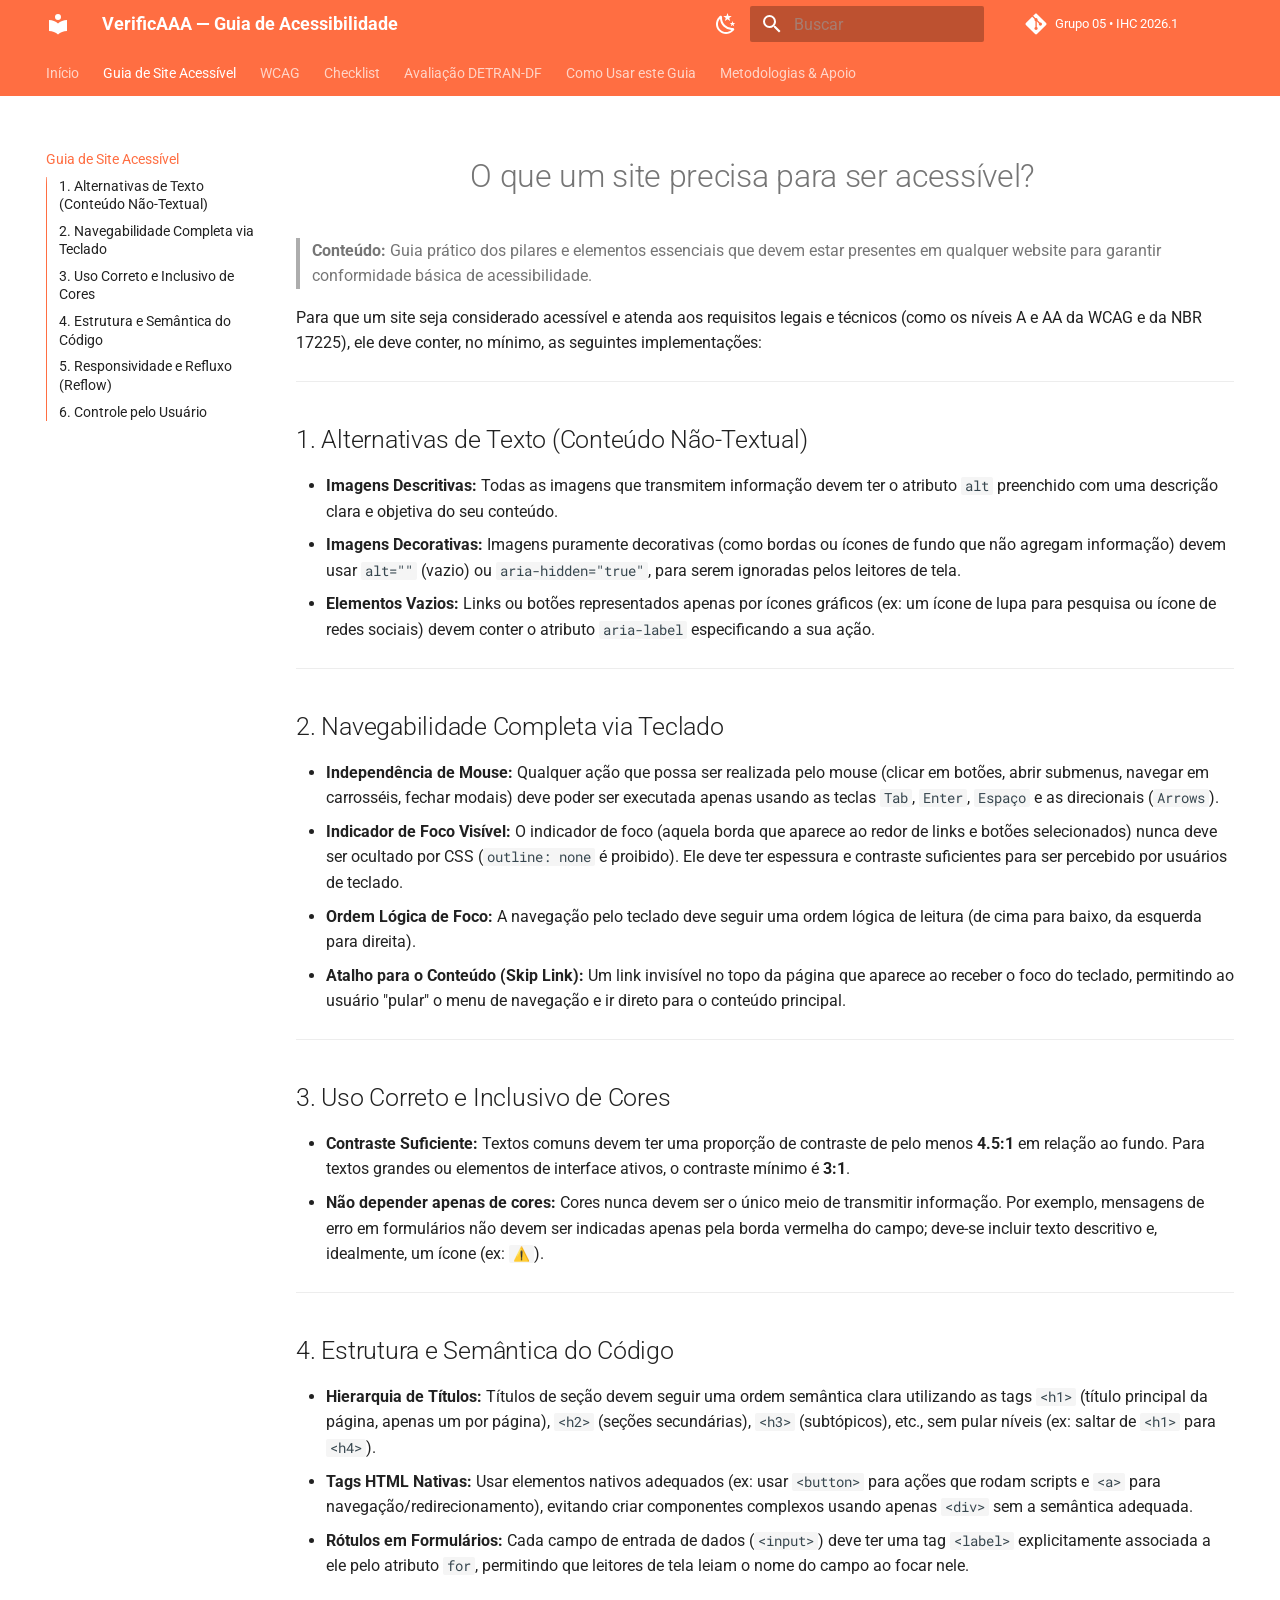
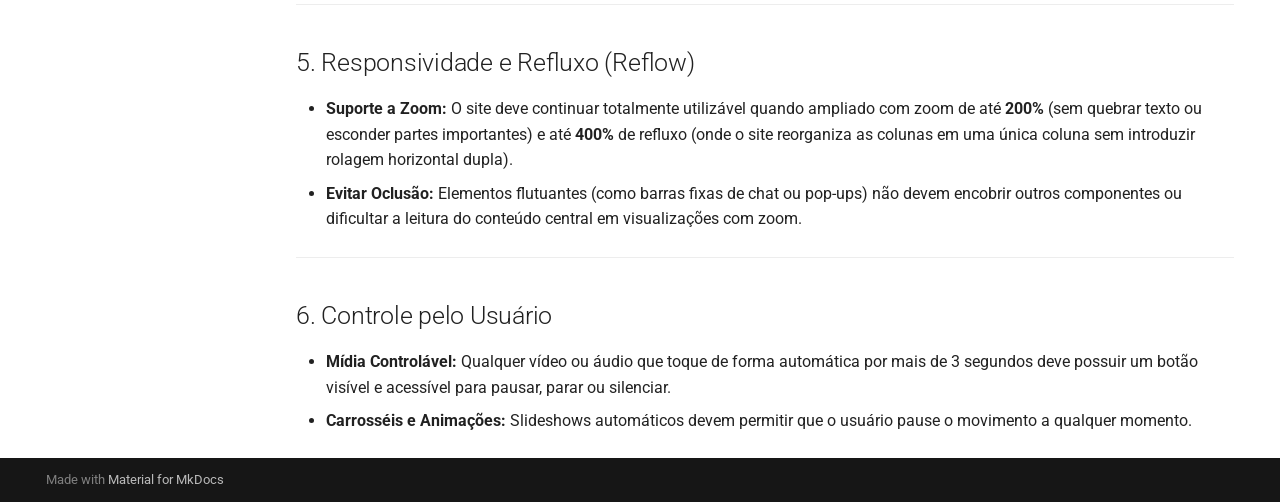
<file: guia/site_acessivel/index.html>
<!doctype html>
<html lang="pt" class="no-js">
  <head>
    
      <meta charset="utf-8">
      <meta name="viewport" content="width=device-width,initial-scale=1">
      
        <meta name="description" content="Guia prático alinhado à WCAG 2.2, ABNT NBR 17225/17060 e Gov.br">
      
      
      
        <link rel="canonical" href="https://unb-ihc.github.io/IHC_2026.1_Grupo05/guia/site_acessivel/">
      
      
        <link rel="prev" href="../..">
      
      
        <link rel="next" href="../../wcag/">
      
      
        
      
      
      <link rel="icon" href="../../assets/images/favicon.png">
      <meta name="generator" content="mkdocs-1.6.1, mkdocs-material-9.7.6">
    
    
      
        <title>Guia de Site Acessível - VerificAAA — Guia de Acessibilidade</title>
      
    
    
      <link rel="stylesheet" href="../../assets/stylesheets/main.484c7ddc.min.css">
      
        
        <link rel="stylesheet" href="../../assets/stylesheets/palette.ab4e12ef.min.css">
      
      


    
    
      
    
    
      
        
        
        <link rel="preconnect" href="https://fonts.gstatic.com" crossorigin>
        <link rel="stylesheet" href="https://fonts.googleapis.com/css?family=Roboto:300,300i,400,400i,700,700i%7CRoboto+Mono:400,400i,700,700i&display=fallback">
        <style>:root{--md-text-font:"Roboto";--md-code-font:"Roboto Mono"}</style>
      
    
    
      <link rel="stylesheet" href="../../stylesheets/extra.css">
    
    <script>__md_scope=new URL("../..",location),__md_hash=e=>[...e].reduce(((e,_)=>(e<<5)-e+_.charCodeAt(0)),0),__md_get=(e,_=localStorage,t=__md_scope)=>JSON.parse(_.getItem(t.pathname+"."+e)),__md_set=(e,_,t=localStorage,a=__md_scope)=>{try{t.setItem(a.pathname+"."+e,JSON.stringify(_))}catch(e){}}</script>
    
      

    
    
  </head>
  
  
    
    
      
    
    
    
    
    <body dir="ltr" data-md-color-scheme="default" data-md-color-primary="deep-orange" data-md-color-accent="amber">
  
    
    <input class="md-toggle" data-md-toggle="drawer" type="checkbox" id="__drawer" autocomplete="off">
    <input class="md-toggle" data-md-toggle="search" type="checkbox" id="__search" autocomplete="off">
    <label class="md-overlay" for="__drawer"></label>
    <div data-md-component="skip">
      
        
        <a href="#o-que-um-site-precisa-para-ser-acessivel" class="md-skip">
          Pular para conteúdo
        </a>
      
    </div>
    <div data-md-component="announce">
      
    </div>
    
    
      

<header class="md-header" data-md-component="header">
  <nav class="md-header__inner md-grid" aria-label="Cabeçalho">
    <a href="../.." title="VerificAAA — Guia de Acessibilidade" class="md-header__button md-logo" aria-label="VerificAAA — Guia de Acessibilidade" data-md-component="logo">
      
  
  <svg xmlns="http://www.w3.org/2000/svg" viewBox="0 0 24 24"><path d="M12 8a3 3 0 0 0 3-3 3 3 0 0 0-3-3 3 3 0 0 0-3 3 3 3 0 0 0 3 3m0 3.54C9.64 9.35 6.5 8 3 8v11c3.5 0 6.64 1.35 9 3.54 2.36-2.19 5.5-3.54 9-3.54V8c-3.5 0-6.64 1.35-9 3.54"/></svg>

    </a>
    <label class="md-header__button md-icon" for="__drawer">
      
      <svg xmlns="http://www.w3.org/2000/svg" viewBox="0 0 24 24"><path d="M3 6h18v2H3zm0 5h18v2H3zm0 5h18v2H3z"/></svg>
    </label>
    <div class="md-header__title" data-md-component="header-title">
      <div class="md-header__ellipsis">
        <div class="md-header__topic">
          <span class="md-ellipsis">
            VerificAAA — Guia de Acessibilidade
          </span>
        </div>
        <div class="md-header__topic" data-md-component="header-topic">
          <span class="md-ellipsis">
            
              Guia de Site Acessível
            
          </span>
        </div>
      </div>
    </div>
    
      
        <form class="md-header__option" data-md-component="palette">
  
    
    
    
    <input class="md-option" data-md-color-media="(prefers-color-scheme: light)" data-md-color-scheme="default" data-md-color-primary="deep-orange" data-md-color-accent="amber"  aria-label="Modo escuro"  type="radio" name="__palette" id="__palette_0">
    
      <label class="md-header__button md-icon" title="Modo escuro" for="__palette_1" hidden>
        <svg xmlns="http://www.w3.org/2000/svg" viewBox="0 0 24 24"><path d="m17.75 4.09-2.53 1.94.91 3.06-2.63-1.81-2.63 1.81.91-3.06-2.53-1.94L12.44 4l1.06-3 1.06 3zm3.5 6.91-1.64 1.25.59 1.98-1.7-1.17-1.7 1.17.59-1.98L15.75 11l2.06-.05L18.5 9l.69 1.95zm-2.28 4.95c.83-.08 1.72 1.1 1.19 1.85-.32.45-.66.87-1.08 1.27C15.17 23 8.84 23 4.94 19.07c-3.91-3.9-3.91-10.24 0-14.14.4-.4.82-.76 1.27-1.08.75-.53 1.93.36 1.85 1.19-.27 2.86.69 5.83 2.89 8.02a9.96 9.96 0 0 0 8.02 2.89m-1.64 2.02a12.08 12.08 0 0 1-7.8-3.47c-2.17-2.19-3.33-5-3.49-7.82-2.81 3.14-2.7 7.96.31 10.98 3.02 3.01 7.84 3.12 10.98.31"/></svg>
      </label>
    
  
    
    
    
    <input class="md-option" data-md-color-media="(prefers-color-scheme: dark)" data-md-color-scheme="slate" data-md-color-primary="deep-orange" data-md-color-accent="amber"  aria-label="Modo claro"  type="radio" name="__palette" id="__palette_1">
    
      <label class="md-header__button md-icon" title="Modo claro" for="__palette_0" hidden>
        <svg xmlns="http://www.w3.org/2000/svg" viewBox="0 0 24 24"><path d="M12 7a5 5 0 0 1 5 5 5 5 0 0 1-5 5 5 5 0 0 1-5-5 5 5 0 0 1 5-5m0 2a3 3 0 0 0-3 3 3 3 0 0 0 3 3 3 3 0 0 0 3-3 3 3 0 0 0-3-3m0-7 2.39 3.42C13.65 5.15 12.84 5 12 5s-1.65.15-2.39.42zM3.34 7l4.16-.35A7.2 7.2 0 0 0 5.94 8.5c-.44.74-.69 1.5-.83 2.29zm.02 10 1.76-3.77a7.131 7.131 0 0 0 2.38 4.14zM20.65 7l-1.77 3.79a7.02 7.02 0 0 0-2.38-4.15zm-.01 10-4.14.36c.59-.51 1.12-1.14 1.54-1.86.42-.73.69-1.5.83-2.29zM12 22l-2.41-3.44c.74.27 1.55.44 2.41.44.82 0 1.63-.17 2.37-.44z"/></svg>
      </label>
    
  
</form>
      
    
    
      <script>var palette=__md_get("__palette");if(palette&&palette.color){if("(prefers-color-scheme)"===palette.color.media){var media=matchMedia("(prefers-color-scheme: light)"),input=document.querySelector(media.matches?"[data-md-color-media='(prefers-color-scheme: light)']":"[data-md-color-media='(prefers-color-scheme: dark)']");palette.color.media=input.getAttribute("data-md-color-media"),palette.color.scheme=input.getAttribute("data-md-color-scheme"),palette.color.primary=input.getAttribute("data-md-color-primary"),palette.color.accent=input.getAttribute("data-md-color-accent")}for(var[key,value]of Object.entries(palette.color))document.body.setAttribute("data-md-color-"+key,value)}</script>
    
    
    
      
      
        <label class="md-header__button md-icon" for="__search">
          
          <svg xmlns="http://www.w3.org/2000/svg" viewBox="0 0 24 24"><path d="M9.5 3A6.5 6.5 0 0 1 16 9.5c0 1.61-.59 3.09-1.56 4.23l.27.27h.79l5 5-1.5 1.5-5-5v-.79l-.27-.27A6.52 6.52 0 0 1 9.5 16 6.5 6.5 0 0 1 3 9.5 6.5 6.5 0 0 1 9.5 3m0 2C7 5 5 7 5 9.5S7 14 9.5 14 14 12 14 9.5 12 5 9.5 5"/></svg>
        </label>
        <div class="md-search" data-md-component="search" role="dialog">
  <label class="md-search__overlay" for="__search"></label>
  <div class="md-search__inner" role="search">
    <form class="md-search__form" name="search">
      <input type="text" class="md-search__input" name="query" aria-label="Buscar" placeholder="Buscar" autocapitalize="off" autocorrect="off" autocomplete="off" spellcheck="false" data-md-component="search-query" required>
      <label class="md-search__icon md-icon" for="__search">
        
        <svg xmlns="http://www.w3.org/2000/svg" viewBox="0 0 24 24"><path d="M9.5 3A6.5 6.5 0 0 1 16 9.5c0 1.61-.59 3.09-1.56 4.23l.27.27h.79l5 5-1.5 1.5-5-5v-.79l-.27-.27A6.52 6.52 0 0 1 9.5 16 6.5 6.5 0 0 1 3 9.5 6.5 6.5 0 0 1 9.5 3m0 2C7 5 5 7 5 9.5S7 14 9.5 14 14 12 14 9.5 12 5 9.5 5"/></svg>
        
        <svg xmlns="http://www.w3.org/2000/svg" viewBox="0 0 24 24"><path d="M20 11v2H8l5.5 5.5-1.42 1.42L4.16 12l7.92-7.92L13.5 5.5 8 11z"/></svg>
      </label>
      <nav class="md-search__options" aria-label="Pesquisar">
        
        <button type="reset" class="md-search__icon md-icon" title="Limpar" aria-label="Limpar" tabindex="-1">
          
          <svg xmlns="http://www.w3.org/2000/svg" viewBox="0 0 24 24"><path d="M19 6.41 17.59 5 12 10.59 6.41 5 5 6.41 10.59 12 5 17.59 6.41 19 12 13.41 17.59 19 19 17.59 13.41 12z"/></svg>
        </button>
      </nav>
      
        <div class="md-search__suggest" data-md-component="search-suggest"></div>
      
    </form>
    <div class="md-search__output">
      <div class="md-search__scrollwrap" tabindex="0" data-md-scrollfix>
        <div class="md-search-result" data-md-component="search-result">
          <div class="md-search-result__meta">
            Inicializando busca
          </div>
          <ol class="md-search-result__list" role="presentation"></ol>
        </div>
      </div>
    </div>
  </div>
</div>
      
    
    
      <div class="md-header__source">
        <a href="https://github.com/UnB-IHC/IHC_2026.1_Grupo05" title="Ir para repositório" class="md-source" data-md-component="source">
  <div class="md-source__icon md-icon">
    
    <svg xmlns="http://www.w3.org/2000/svg" viewBox="0 0 448 512"><!--! Font Awesome Free 7.1.0 by @fontawesome - https://fontawesome.com License - https://fontawesome.com/license/free (Icons: CC BY 4.0, Fonts: SIL OFL 1.1, Code: MIT License) Copyright 2025 Fonticons, Inc.--><path d="M439.6 236.1 244 40.5c-5.4-5.5-12.8-8.5-20.4-8.5s-15 3-20.4 8.4L162.5 81l51.5 51.5c27.1-9.1 52.7 16.8 43.4 43.7l49.7 49.7c34.2-11.8 61.2 31 35.5 56.7-26.5 26.5-70.2-2.9-56-37.3L240.3 199v121.9c25.3 12.5 22.3 41.8 9.1 55-6.4 6.4-15.2 10.1-24.3 10.1s-17.8-3.6-24.3-10.1c-17.6-17.6-11.1-46.9 11.2-56v-123c-20.8-8.5-24.6-30.7-18.6-45L142.6 101 8.5 235.1C3 240.6 0 247.9 0 255.5s3 15 8.5 20.4l195.6 195.7c5.4 5.4 12.7 8.4 20.4 8.4s15-3 20.4-8.4l194.7-194.7c5.4-5.4 8.4-12.8 8.4-20.4s-3-15-8.4-20.4"/></svg>
  </div>
  <div class="md-source__repository">
    Grupo 05 • IHC 2026.1
  </div>
</a>
      </div>
    
  </nav>
  
</header>
    
    <div class="md-container" data-md-component="container">
      
      
        
          
            
<nav class="md-tabs" aria-label="Abas" data-md-component="tabs">
  <div class="md-grid">
    <ul class="md-tabs__list">
      
        
  
  
  
  
    <li class="md-tabs__item">
      <a href="../.." class="md-tabs__link">
        
  
  
    
  
  Início

      </a>
    </li>
  

      
        
  
  
  
    
  
  
    <li class="md-tabs__item md-tabs__item--active">
      <a href="./" class="md-tabs__link">
        
  
  
    
  
  Guia de Site Acessível

      </a>
    </li>
  

      
        
  
  
  
  
    <li class="md-tabs__item">
      <a href="../../wcag/" class="md-tabs__link">
        
  
  
    
  
  WCAG

      </a>
    </li>
  

      
        
  
  
  
  
    
    
      <li class="md-tabs__item">
        <a href="../../design/design/" class="md-tabs__link">
          
  
  
  Checklist

        </a>
      </li>
    
  

      
        
  
  
  
  
    
    
      <li class="md-tabs__item">
        <a href="../../avaliacao/introducao/" class="md-tabs__link">
          
  
  
  Avaliação DETRAN-DF

        </a>
      </li>
    
  

      
        
  
  
  
  
    <li class="md-tabs__item">
      <a href="../../comUsar/comoUsar.md" class="md-tabs__link">
        
  
  
    
  
  Como Usar este Guia

      </a>
    </li>
  

      
        
  
  
  
  
    
    
      <li class="md-tabs__item">
        <a href="../../tools/ferramentas/" class="md-tabs__link">
          
  
  
  Metodologias & Apoio

        </a>
      </li>
    
  

      
    </ul>
  </div>
</nav>
          
        
      
      <main class="md-main" data-md-component="main">
        <div class="md-main__inner md-grid">
          
            
              
              <div class="md-sidebar md-sidebar--primary" data-md-component="sidebar" data-md-type="navigation" >
                <div class="md-sidebar__scrollwrap">
                  <div class="md-sidebar__inner">
                    


  


  

<nav class="md-nav md-nav--primary md-nav--lifted md-nav--integrated" aria-label="Navegação" data-md-level="0">
  <label class="md-nav__title" for="__drawer">
    <a href="../.." title="VerificAAA — Guia de Acessibilidade" class="md-nav__button md-logo" aria-label="VerificAAA — Guia de Acessibilidade" data-md-component="logo">
      
  
  <svg xmlns="http://www.w3.org/2000/svg" viewBox="0 0 24 24"><path d="M12 8a3 3 0 0 0 3-3 3 3 0 0 0-3-3 3 3 0 0 0-3 3 3 3 0 0 0 3 3m0 3.54C9.64 9.35 6.5 8 3 8v11c3.5 0 6.64 1.35 9 3.54 2.36-2.19 5.5-3.54 9-3.54V8c-3.5 0-6.64 1.35-9 3.54"/></svg>

    </a>
    VerificAAA — Guia de Acessibilidade
  </label>
  
    <div class="md-nav__source">
      <a href="https://github.com/UnB-IHC/IHC_2026.1_Grupo05" title="Ir para repositório" class="md-source" data-md-component="source">
  <div class="md-source__icon md-icon">
    
    <svg xmlns="http://www.w3.org/2000/svg" viewBox="0 0 448 512"><!--! Font Awesome Free 7.1.0 by @fontawesome - https://fontawesome.com License - https://fontawesome.com/license/free (Icons: CC BY 4.0, Fonts: SIL OFL 1.1, Code: MIT License) Copyright 2025 Fonticons, Inc.--><path d="M439.6 236.1 244 40.5c-5.4-5.5-12.8-8.5-20.4-8.5s-15 3-20.4 8.4L162.5 81l51.5 51.5c27.1-9.1 52.7 16.8 43.4 43.7l49.7 49.7c34.2-11.8 61.2 31 35.5 56.7-26.5 26.5-70.2-2.9-56-37.3L240.3 199v121.9c25.3 12.5 22.3 41.8 9.1 55-6.4 6.4-15.2 10.1-24.3 10.1s-17.8-3.6-24.3-10.1c-17.6-17.6-11.1-46.9 11.2-56v-123c-20.8-8.5-24.6-30.7-18.6-45L142.6 101 8.5 235.1C3 240.6 0 247.9 0 255.5s3 15 8.5 20.4l195.6 195.7c5.4 5.4 12.7 8.4 20.4 8.4s15-3 20.4-8.4l194.7-194.7c5.4-5.4 8.4-12.8 8.4-20.4s-3-15-8.4-20.4"/></svg>
  </div>
  <div class="md-source__repository">
    Grupo 05 • IHC 2026.1
  </div>
</a>
    </div>
  
  <ul class="md-nav__list" data-md-scrollfix>
    
      
      
  
  
  
  
    <li class="md-nav__item">
      <a href="../.." class="md-nav__link">
        
  
  
  <span class="md-ellipsis">
    
  
    Início
  

    
  </span>
  
  

      </a>
    </li>
  

    
      
      
  
  
    
  
  
  
    <li class="md-nav__item md-nav__item--active">
      
      <input class="md-nav__toggle md-toggle" type="checkbox" id="__toc">
      
      
        
      
      
        <label class="md-nav__link md-nav__link--active" for="__toc">
          
  
  
  <span class="md-ellipsis">
    
  
    Guia de Site Acessível
  

    
  </span>
  
  

          <span class="md-nav__icon md-icon"></span>
        </label>
      
      <a href="./" class="md-nav__link md-nav__link--active">
        
  
  
  <span class="md-ellipsis">
    
  
    Guia de Site Acessível
  

    
  </span>
  
  

      </a>
      
        

<nav class="md-nav md-nav--secondary" aria-label="Índice">
  
  
  
    
  
  
    <label class="md-nav__title" for="__toc">
      <span class="md-nav__icon md-icon"></span>
      Índice
    </label>
    <ul class="md-nav__list" data-md-component="toc" data-md-scrollfix>
      
        <li class="md-nav__item">
  <a href="#1-alternativas-de-texto-conteudo-nao-textual" class="md-nav__link">
    <span class="md-ellipsis">
      
        1. Alternativas de Texto (Conteúdo Não-Textual)
      
    </span>
  </a>
  
</li>
      
        <li class="md-nav__item">
  <a href="#2-navegabilidade-completa-via-teclado" class="md-nav__link">
    <span class="md-ellipsis">
      
        2. Navegabilidade Completa via Teclado
      
    </span>
  </a>
  
</li>
      
        <li class="md-nav__item">
  <a href="#3-uso-correto-e-inclusivo-de-cores" class="md-nav__link">
    <span class="md-ellipsis">
      
        3. Uso Correto e Inclusivo de Cores
      
    </span>
  </a>
  
</li>
      
        <li class="md-nav__item">
  <a href="#4-estrutura-e-semantica-do-codigo" class="md-nav__link">
    <span class="md-ellipsis">
      
        4. Estrutura e Semântica do Código
      
    </span>
  </a>
  
</li>
      
        <li class="md-nav__item">
  <a href="#5-responsividade-e-refluxo-reflow" class="md-nav__link">
    <span class="md-ellipsis">
      
        5. Responsividade e Refluxo (Reflow)
      
    </span>
  </a>
  
</li>
      
        <li class="md-nav__item">
  <a href="#6-controle-pelo-usuario" class="md-nav__link">
    <span class="md-ellipsis">
      
        6. Controle pelo Usuário
      
    </span>
  </a>
  
</li>
      
    </ul>
  
</nav>
      
    </li>
  

    
      
      
  
  
  
  
    <li class="md-nav__item">
      <a href="../../wcag/" class="md-nav__link">
        
  
  
  <span class="md-ellipsis">
    
  
    WCAG
  

    
  </span>
  
  

      </a>
    </li>
  

    
      
      
  
  
  
  
    
    
    
    
      
      
        
      
    
    
    <li class="md-nav__item md-nav__item--nested">
      
        
        
        <input class="md-nav__toggle md-toggle " type="checkbox" id="__nav_4" >
        
          
          <label class="md-nav__link" for="__nav_4" id="__nav_4_label" tabindex="0">
            
  
  
  <span class="md-ellipsis">
    
  
    Checklist
  

    
  </span>
  
  

            <span class="md-nav__icon md-icon"></span>
          </label>
        
        <nav class="md-nav" data-md-level="1" aria-labelledby="__nav_4_label" aria-expanded="false">
          <label class="md-nav__title" for="__nav_4">
            <span class="md-nav__icon md-icon"></span>
            
  
    Checklist
  

          </label>
          <ul class="md-nav__list" data-md-scrollfix>
            
              
                
  
  
  
  
    <li class="md-nav__item">
      <a href="../../design/design/" class="md-nav__link">
        
  
  
  <span class="md-ellipsis">
    
  
    Design
  

    
  </span>
  
  

      </a>
    </li>
  

              
            
              
                
  
  
  
  
    <li class="md-nav__item">
      <a href="../../devWeb/non_text_content/" class="md-nav__link">
        
  
  
  <span class="md-ellipsis">
    
  
    Desenvolvimento Web
  

    
  </span>
  
  

      </a>
    </li>
  

              
            
              
                
  
  
  
  
    <li class="md-nav__item">
      <a href="../../geracaoConteudo/conteudo/" class="md-nav__link">
        
  
  
  <span class="md-ellipsis">
    
  
    Produção de Conteúdo
  

    
  </span>
  
  

      </a>
    </li>
  

              
            
          </ul>
        </nav>
      
    </li>
  

    
      
      
  
  
  
  
    
    
    
    
      
      
        
      
    
    
    <li class="md-nav__item md-nav__item--nested">
      
        
        
        <input class="md-nav__toggle md-toggle " type="checkbox" id="__nav_5" >
        
          
          <label class="md-nav__link" for="__nav_5" id="__nav_5_label" tabindex="0">
            
  
  
  <span class="md-ellipsis">
    
  
    Avaliação DETRAN-DF
  

    
  </span>
  
  

            <span class="md-nav__icon md-icon"></span>
          </label>
        
        <nav class="md-nav" data-md-level="1" aria-labelledby="__nav_5_label" aria-expanded="false">
          <label class="md-nav__title" for="__nav_5">
            <span class="md-nav__icon md-icon"></span>
            
  
    Avaliação DETRAN-DF
  

          </label>
          <ul class="md-nav__list" data-md-scrollfix>
            
              
                
  
  
  
  
    <li class="md-nav__item">
      <a href="../../avaliacao/introducao/" class="md-nav__link">
        
  
  
  <span class="md-ellipsis">
    
  
    Introdução
  

    
  </span>
  
  

      </a>
    </li>
  

              
            
              
                
  
  
  
  
    <li class="md-nav__item">
      <a href="../../avaliacao/exemplos_praticos/" class="md-nav__link">
        
  
  
  <span class="md-ellipsis">
    
  
    Exemplos Práticos
  

    
  </span>
  
  

      </a>
    </li>
  

              
            
              
                
  
  
  
  
    <li class="md-nav__item">
      <a href="../../avaliacao/checklist/" class="md-nav__link">
        
  
  
  <span class="md-ellipsis">
    
  
    Checklist Completo
  

    
  </span>
  
  

      </a>
    </li>
  

              
            
          </ul>
        </nav>
      
    </li>
  

    
      
      
  
  
  
  
    <li class="md-nav__item">
      <a href="../../comUsar/comoUsar.md" class="md-nav__link">
        
  
  
  <span class="md-ellipsis">
    
  
    Como Usar este Guia
  

    
  </span>
  
  

      </a>
    </li>
  

    
      
      
  
  
  
  
    
    
    
    
      
      
        
      
    
    
    <li class="md-nav__item md-nav__item--nested">
      
        
        
        <input class="md-nav__toggle md-toggle " type="checkbox" id="__nav_7" >
        
          
          <label class="md-nav__link" for="__nav_7" id="__nav_7_label" tabindex="0">
            
  
  
  <span class="md-ellipsis">
    
  
    Metodologias & Apoio
  

    
  </span>
  
  

            <span class="md-nav__icon md-icon"></span>
          </label>
        
        <nav class="md-nav" data-md-level="1" aria-labelledby="__nav_7_label" aria-expanded="false">
          <label class="md-nav__title" for="__nav_7">
            <span class="md-nav__icon md-icon"></span>
            
  
    Metodologias & Apoio
  

          </label>
          <ul class="md-nav__list" data-md-scrollfix>
            
              
                
  
  
  
  
    <li class="md-nav__item">
      <a href="../../tools/ferramentas/" class="md-nav__link">
        
  
  
  <span class="md-ellipsis">
    
  
    Ferramentas de Apoio
  

    
  </span>
  
  

      </a>
    </li>
  

              
            
              
                
  
  
  
  
    <li class="md-nav__item">
      <a href="../../metodo/heuristicas/" class="md-nav__link">
        
  
  
  <span class="md-ellipsis">
    
  
    Heurísticas de Nielsen
  

    
  </span>
  
  

      </a>
    </li>
  

              
            
              
                
  
  
  
  
    <li class="md-nav__item">
      <a href="../../gestaoProjeto/gestaoProjeto/" class="md-nav__link">
        
  
  
  <span class="md-ellipsis">
    
  
    Gestão do Projeto
  

    
  </span>
  
  

      </a>
    </li>
  

              
            
          </ul>
        </nav>
      
    </li>
  

    
  </ul>
</nav>
                  </div>
                </div>
              </div>
            
            
          
          
            <div class="md-content" data-md-component="content">
              
              <article class="md-content__inner md-typeset">
                
                  



<h1 id="o-que-um-site-precisa-para-ser-acessivel">O que um site precisa para ser acessível?<a class="headerlink" href="#o-que-um-site-precisa-para-ser-acessivel" title="Permanent link">&para;</a></h1>
<blockquote>
<p><strong>Conteúdo:</strong> Guia prático dos pilares e elementos essenciais que devem estar presentes em qualquer website para garantir conformidade básica de acessibilidade.</p>
</blockquote>
<p>Para que um site seja considerado acessível e atenda aos requisitos legais e técnicos (como os níveis A e AA da WCAG e da NBR 17225), ele deve conter, no mínimo, as seguintes implementações:</p>
<hr />
<h2 id="1-alternativas-de-texto-conteudo-nao-textual">1. Alternativas de Texto (Conteúdo Não-Textual)<a class="headerlink" href="#1-alternativas-de-texto-conteudo-nao-textual" title="Permanent link">&para;</a></h2>
<ul>
<li><strong>Imagens Descritivas:</strong> Todas as imagens que transmitem informação devem ter o atributo <code>alt</code> preenchido com uma descrição clara e objetiva do seu conteúdo.</li>
<li><strong>Imagens Decorativas:</strong> Imagens puramente decorativas (como bordas ou ícones de fundo que não agregam informação) devem usar <code>alt=""</code> (vazio) ou <code>aria-hidden="true"</code>, para serem ignoradas pelos leitores de tela.</li>
<li><strong>Elementos Vazios:</strong> Links ou botões representados apenas por ícones gráficos (ex: um ícone de lupa para pesquisa ou ícone de redes sociais) devem conter o atributo <code>aria-label</code> especificando a sua ação.</li>
</ul>
<hr />
<h2 id="2-navegabilidade-completa-via-teclado">2. Navegabilidade Completa via Teclado<a class="headerlink" href="#2-navegabilidade-completa-via-teclado" title="Permanent link">&para;</a></h2>
<ul>
<li><strong>Independência de Mouse:</strong> Qualquer ação que possa ser realizada pelo mouse (clicar em botões, abrir submenus, navegar em carrosséis, fechar modais) deve poder ser executada apenas usando as teclas <code>Tab</code>, <code>Enter</code>, <code>Espaço</code> e as direcionais (<code>Arrows</code>).</li>
<li><strong>Indicador de Foco Visível:</strong> O indicador de foco (aquela borda que aparece ao redor de links e botões selecionados) nunca deve ser ocultado por CSS (<code>outline: none</code> é proibido). Ele deve ter espessura e contraste suficientes para ser percebido por usuários de teclado.</li>
<li><strong>Ordem Lógica de Foco:</strong> A navegação pelo teclado deve seguir uma ordem lógica de leitura (de cima para baixo, da esquerda para direita).</li>
<li><strong>Atalho para o Conteúdo (Skip Link):</strong> Um link invisível no topo da página que aparece ao receber o foco do teclado, permitindo ao usuário "pular" o menu de navegação e ir direto para o conteúdo principal.</li>
</ul>
<hr />
<h2 id="3-uso-correto-e-inclusivo-de-cores">3. Uso Correto e Inclusivo de Cores<a class="headerlink" href="#3-uso-correto-e-inclusivo-de-cores" title="Permanent link">&para;</a></h2>
<ul>
<li><strong>Contraste Suficiente:</strong> Textos comuns devem ter uma proporção de contraste de pelo menos <strong>4.5:1</strong> em relação ao fundo. Para textos grandes ou elementos de interface ativos, o contraste mínimo é <strong>3:1</strong>.</li>
<li><strong>Não depender apenas de cores:</strong> Cores nunca devem ser o único meio de transmitir informação. Por exemplo, mensagens de erro em formulários não devem ser indicadas apenas pela borda vermelha do campo; deve-se incluir texto descritivo e, idealmente, um ícone (ex: <code>⚠️</code>).</li>
</ul>
<hr />
<h2 id="4-estrutura-e-semantica-do-codigo">4. Estrutura e Semântica do Código<a class="headerlink" href="#4-estrutura-e-semantica-do-codigo" title="Permanent link">&para;</a></h2>
<ul>
<li><strong>Hierarquia de Títulos:</strong> Títulos de seção devem seguir uma ordem semântica clara utilizando as tags <code>&lt;h1&gt;</code> (título principal da página, apenas um por página), <code>&lt;h2&gt;</code> (seções secundárias), <code>&lt;h3&gt;</code> (subtópicos), etc., sem pular níveis (ex: saltar de <code>&lt;h1&gt;</code> para <code>&lt;h4&gt;</code>).</li>
<li><strong>Tags HTML Nativas:</strong> Usar elementos nativos adequados (ex: usar <code>&lt;button&gt;</code> para ações que rodam scripts e <code>&lt;a&gt;</code> para navegação/redirecionamento), evitando criar componentes complexos usando apenas <code>&lt;div&gt;</code> sem a semântica adequada.</li>
<li><strong>Rótulos em Formulários:</strong> Cada campo de entrada de dados (<code>&lt;input&gt;</code>) deve ter uma tag <code>&lt;label&gt;</code> explicitamente associada a ele pelo atributo <code>for</code>, permitindo que leitores de tela leiam o nome do campo ao focar nele.</li>
</ul>
<hr />
<h2 id="5-responsividade-e-refluxo-reflow">5. Responsividade e Refluxo (Reflow)<a class="headerlink" href="#5-responsividade-e-refluxo-reflow" title="Permanent link">&para;</a></h2>
<ul>
<li><strong>Suporte a Zoom:</strong> O site deve continuar totalmente utilizável quando ampliado com zoom de até <strong>200%</strong> (sem quebrar texto ou esconder partes importantes) e até <strong>400%</strong> de refluxo (onde o site reorganiza as colunas em uma única coluna sem introduzir rolagem horizontal dupla).</li>
<li><strong>Evitar Oclusão:</strong> Elementos flutuantes (como barras fixas de chat ou pop-ups) não devem encobrir outros componentes ou dificultar a leitura do conteúdo central em visualizações com zoom.</li>
</ul>
<hr />
<h2 id="6-controle-pelo-usuario">6. Controle pelo Usuário<a class="headerlink" href="#6-controle-pelo-usuario" title="Permanent link">&para;</a></h2>
<ul>
<li><strong>Mídia Controlável:</strong> Qualquer vídeo ou áudio que toque de forma automática por mais de 3 segundos deve possuir um botão visível e acessível para pausar, parar ou silenciar.</li>
<li><strong>Carrosséis e Animações:</strong> Slideshows automáticos devem permitir que o usuário pause o movimento a qualquer momento.</li>
</ul>












                
              </article>
            </div>
          
          
<script>var target=document.getElementById(location.hash.slice(1));target&&target.name&&(target.checked=target.name.startsWith("__tabbed_"))</script>
        </div>
        
          <button type="button" class="md-top md-icon" data-md-component="top" hidden>
  
  <svg xmlns="http://www.w3.org/2000/svg" viewBox="0 0 24 24"><path d="M13 20h-2V8l-5.5 5.5-1.42-1.42L12 4.16l7.92 7.92-1.42 1.42L13 8z"/></svg>
  Voltar para o topo
</button>
        
      </main>
      
        <footer class="md-footer">
  
  <div class="md-footer-meta md-typeset">
    <div class="md-footer-meta__inner md-grid">
      <div class="md-copyright">
  
  
    Made with
    <a href="https://squidfunk.github.io/mkdocs-material/" target="_blank" rel="noopener">
      Material for MkDocs
    </a>
  
</div>
      
    </div>
  </div>
</footer>
      
    </div>
    <div class="md-dialog" data-md-component="dialog">
      <div class="md-dialog__inner md-typeset"></div>
    </div>
    
    
    
      
      
      <script id="__config" type="application/json">{"annotate": null, "base": "../..", "features": ["navigation.tabs", "navigation.top", "navigation.sections", "content.code.copy", "toc.integrate", "search.highlight", "search.suggest"], "search": "../../assets/javascripts/workers/search.2c215733.min.js", "tags": null, "translations": {"clipboard.copied": "Copiado para \u00e1rea de transfer\u00eancia", "clipboard.copy": "Copiar para \u00e1rea de transfer\u00eancia", "search.result.more.one": "mais 1 nesta p\u00e1gina", "search.result.more.other": "# mais nesta p\u00e1gina", "search.result.none": "Nenhum documento encontrado", "search.result.one": "1 documento encontrado", "search.result.other": "# documentos encontrados", "search.result.placeholder": "Digite para iniciar a busca", "search.result.term.missing": "Ausente", "select.version": "Selecione a vers\u00e3o"}, "version": null}</script>
    
    
      <script src="../../assets/javascripts/bundle.79ae519e.min.js"></script>
      
    
  </body>
</html>
</file>
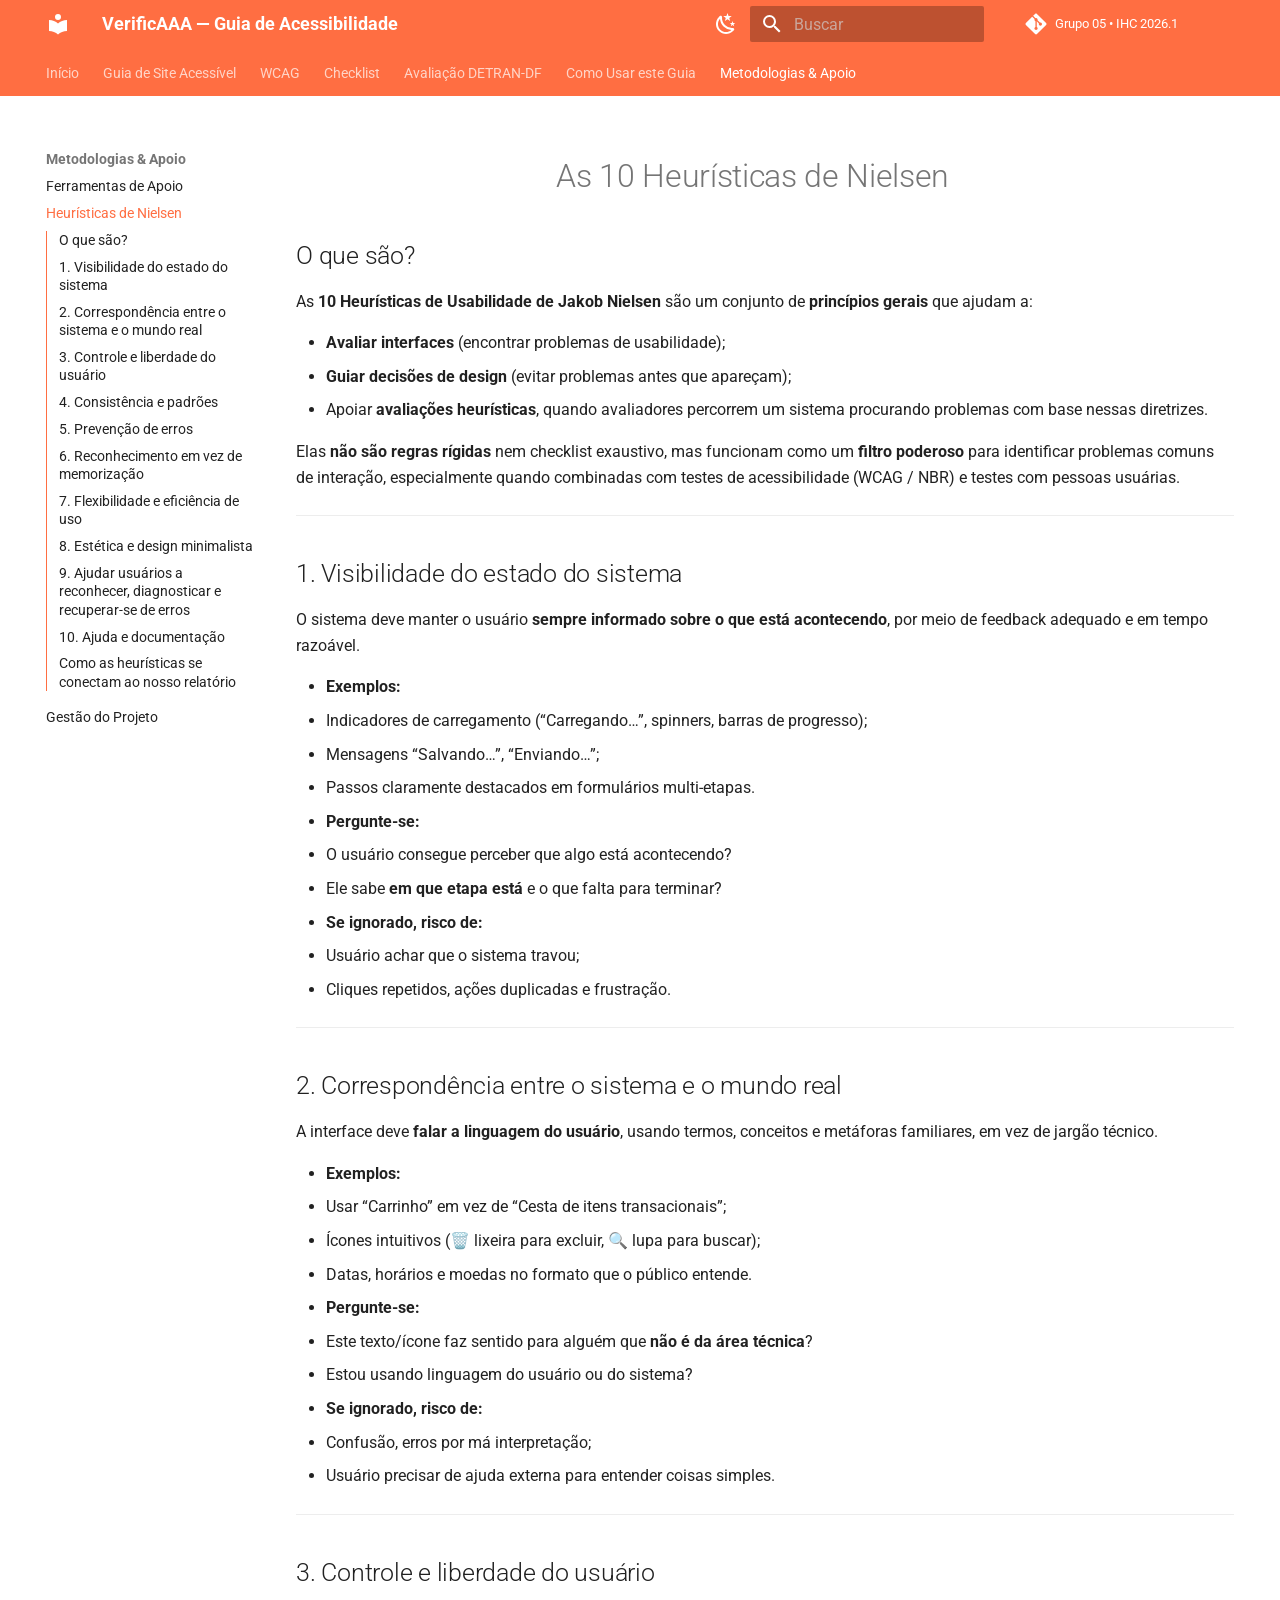
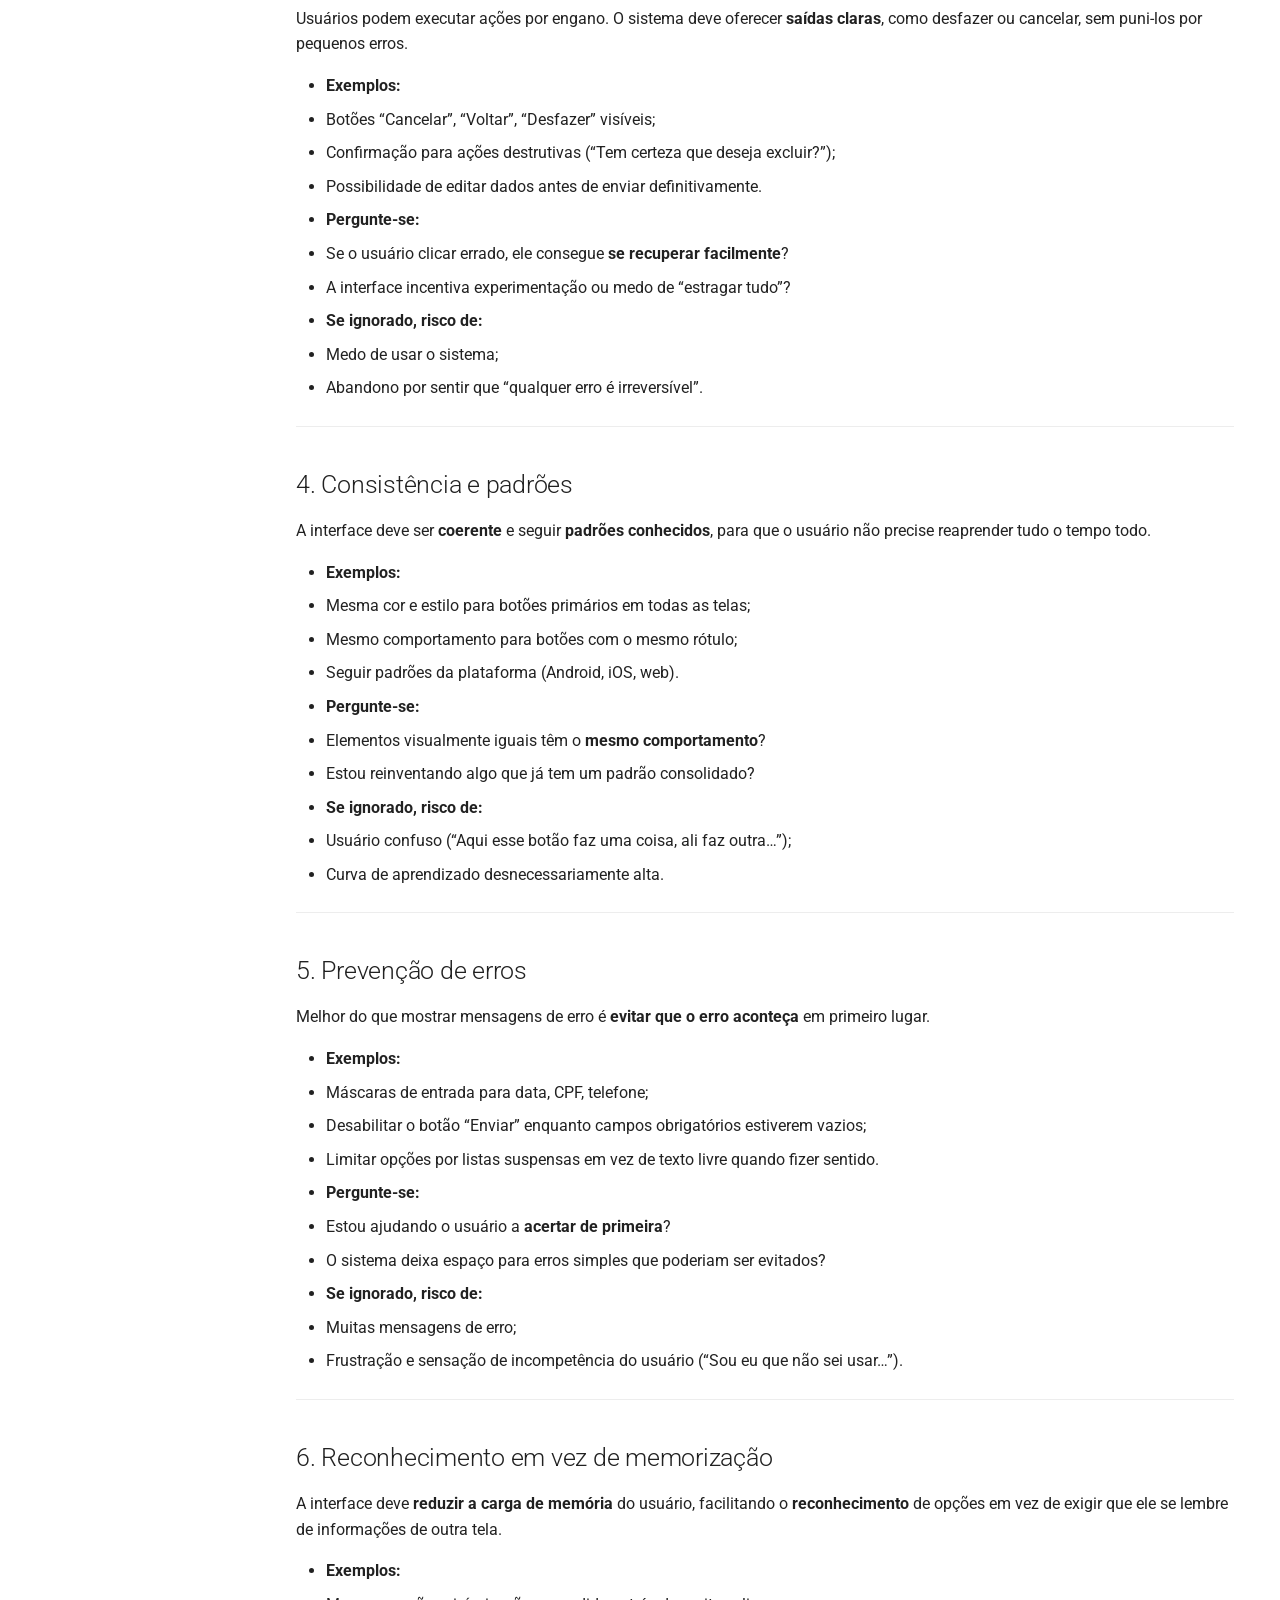
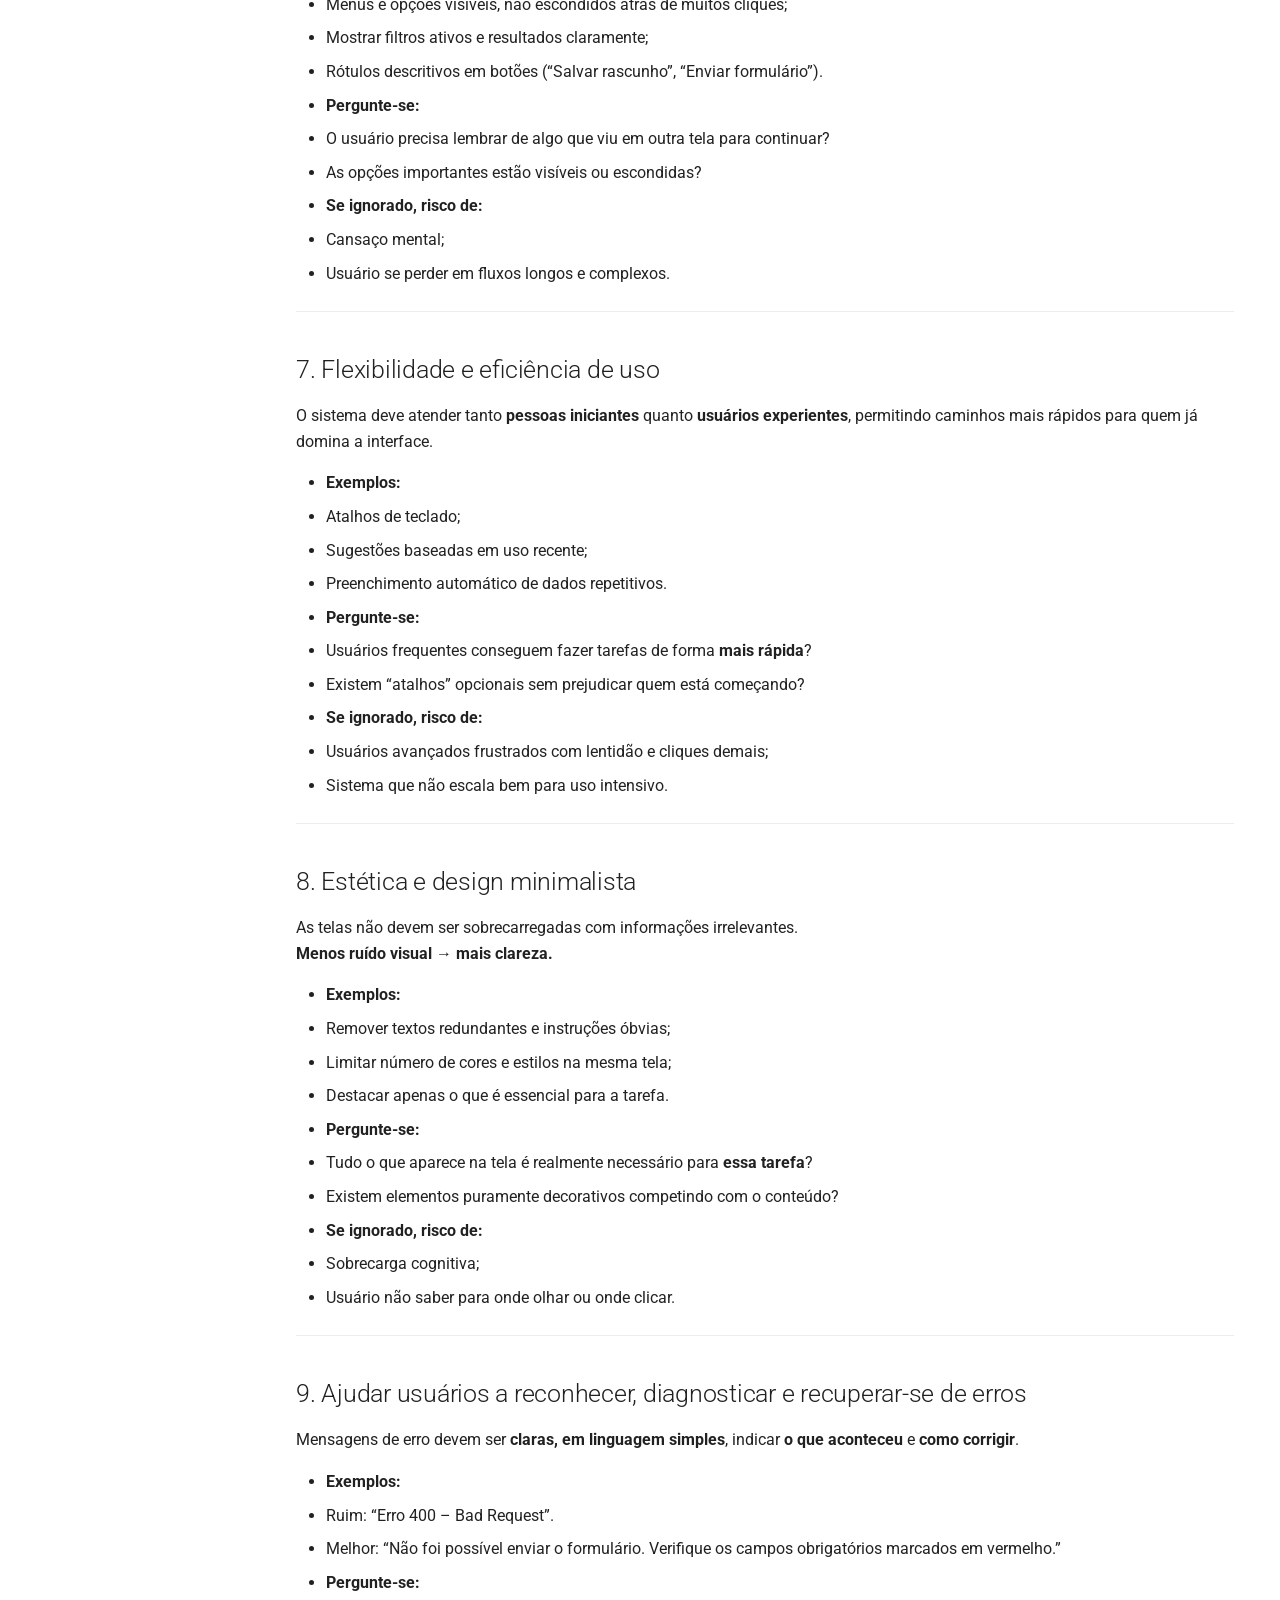
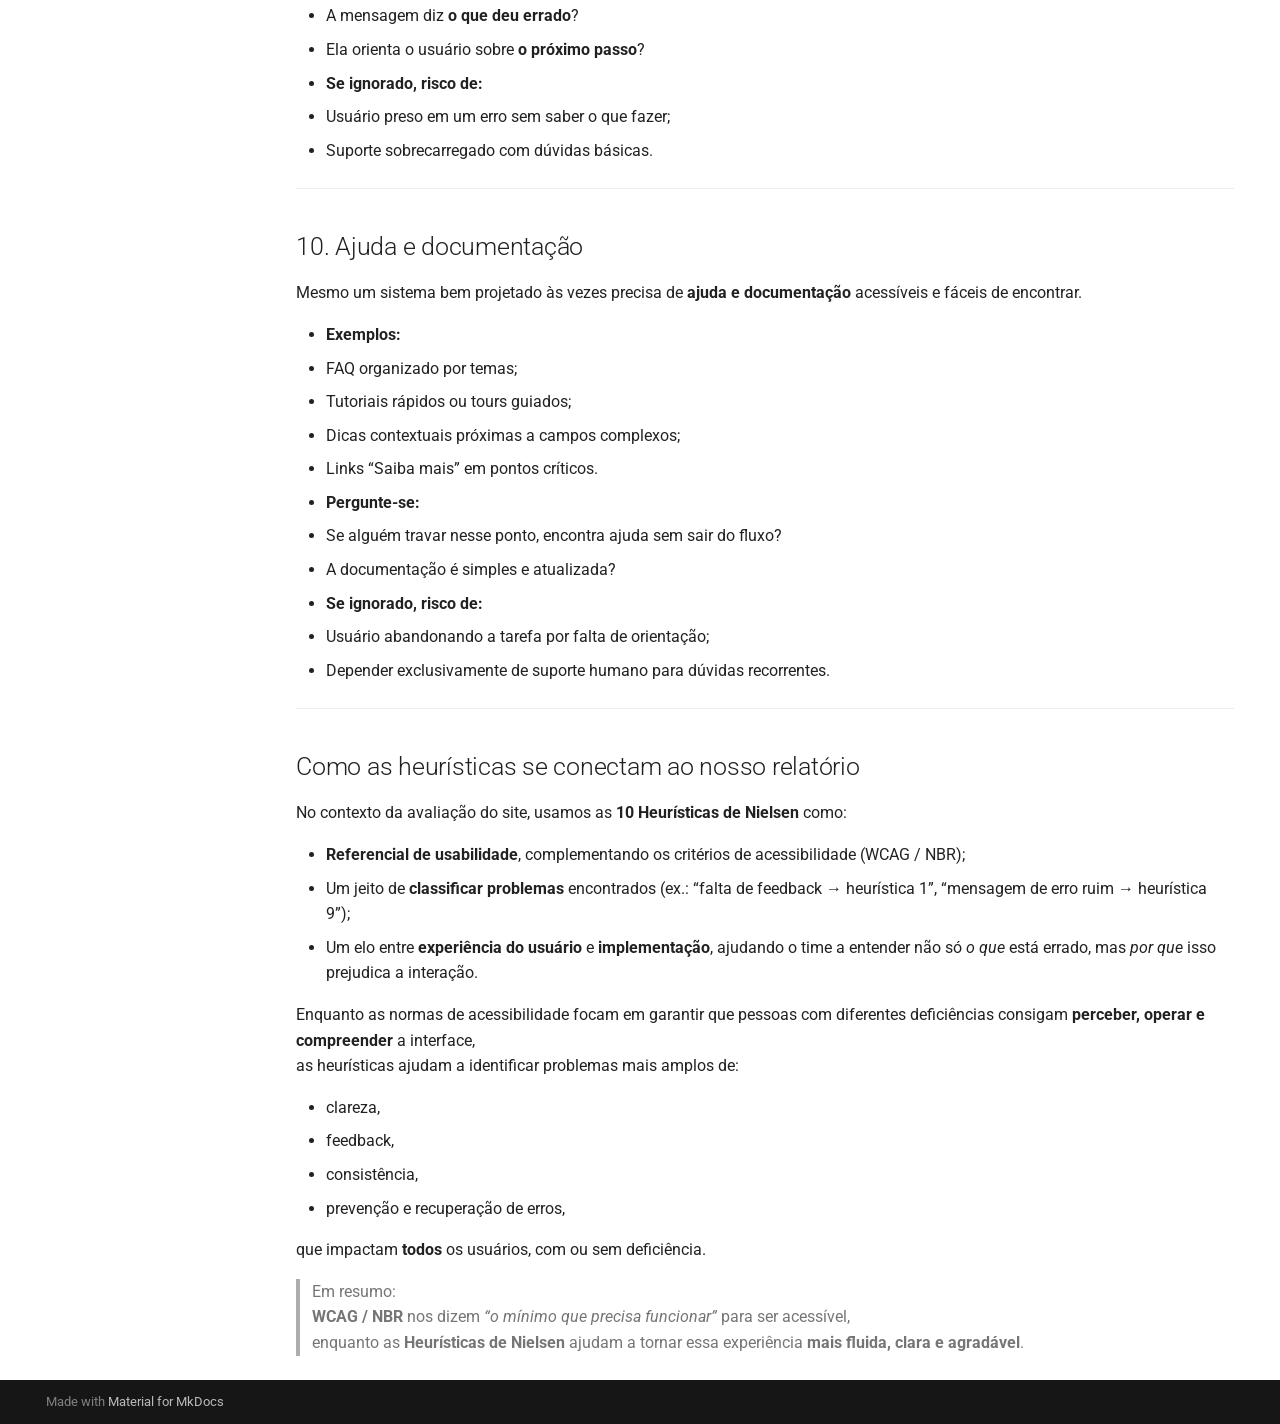
<file: metodo/heuristicas/index.html>
<!doctype html>
<html lang="pt" class="no-js">
  <head>
    
      <meta charset="utf-8">
      <meta name="viewport" content="width=device-width,initial-scale=1">
      
        <meta name="description" content="Guia prático alinhado à WCAG 2.2, ABNT NBR 17225/17060 e Gov.br">
      
      
      
        <link rel="canonical" href="https://unb-ihc.github.io/IHC_2026.1_Grupo05/metodo/heuristicas/">
      
      
        <link rel="prev" href="../../tools/ferramentas/">
      
      
        <link rel="next" href="../../gestaoProjeto/gestaoProjeto/">
      
      
        
      
      
      <link rel="icon" href="../../assets/images/favicon.png">
      <meta name="generator" content="mkdocs-1.6.1, mkdocs-material-9.7.6">
    
    
      
        <title>Heurísticas de Nielsen - VerificAAA — Guia de Acessibilidade</title>
      
    
    
      <link rel="stylesheet" href="../../assets/stylesheets/main.484c7ddc.min.css">
      
        
        <link rel="stylesheet" href="../../assets/stylesheets/palette.ab4e12ef.min.css">
      
      


    
    
      
    
    
      
        
        
        <link rel="preconnect" href="https://fonts.gstatic.com" crossorigin>
        <link rel="stylesheet" href="https://fonts.googleapis.com/css?family=Roboto:300,300i,400,400i,700,700i%7CRoboto+Mono:400,400i,700,700i&display=fallback">
        <style>:root{--md-text-font:"Roboto";--md-code-font:"Roboto Mono"}</style>
      
    
    
      <link rel="stylesheet" href="../../stylesheets/extra.css">
    
    <script>__md_scope=new URL("../..",location),__md_hash=e=>[...e].reduce(((e,_)=>(e<<5)-e+_.charCodeAt(0)),0),__md_get=(e,_=localStorage,t=__md_scope)=>JSON.parse(_.getItem(t.pathname+"."+e)),__md_set=(e,_,t=localStorage,a=__md_scope)=>{try{t.setItem(a.pathname+"."+e,JSON.stringify(_))}catch(e){}}</script>
    
      

    
    
  </head>
  
  
    
    
      
    
    
    
    
    <body dir="ltr" data-md-color-scheme="default" data-md-color-primary="deep-orange" data-md-color-accent="amber">
  
    
    <input class="md-toggle" data-md-toggle="drawer" type="checkbox" id="__drawer" autocomplete="off">
    <input class="md-toggle" data-md-toggle="search" type="checkbox" id="__search" autocomplete="off">
    <label class="md-overlay" for="__drawer"></label>
    <div data-md-component="skip">
      
        
        <a href="#as-10-heuristicas-de-nielsen" class="md-skip">
          Pular para conteúdo
        </a>
      
    </div>
    <div data-md-component="announce">
      
    </div>
    
    
      

<header class="md-header" data-md-component="header">
  <nav class="md-header__inner md-grid" aria-label="Cabeçalho">
    <a href="../.." title="VerificAAA — Guia de Acessibilidade" class="md-header__button md-logo" aria-label="VerificAAA — Guia de Acessibilidade" data-md-component="logo">
      
  
  <svg xmlns="http://www.w3.org/2000/svg" viewBox="0 0 24 24"><path d="M12 8a3 3 0 0 0 3-3 3 3 0 0 0-3-3 3 3 0 0 0-3 3 3 3 0 0 0 3 3m0 3.54C9.64 9.35 6.5 8 3 8v11c3.5 0 6.64 1.35 9 3.54 2.36-2.19 5.5-3.54 9-3.54V8c-3.5 0-6.64 1.35-9 3.54"/></svg>

    </a>
    <label class="md-header__button md-icon" for="__drawer">
      
      <svg xmlns="http://www.w3.org/2000/svg" viewBox="0 0 24 24"><path d="M3 6h18v2H3zm0 5h18v2H3zm0 5h18v2H3z"/></svg>
    </label>
    <div class="md-header__title" data-md-component="header-title">
      <div class="md-header__ellipsis">
        <div class="md-header__topic">
          <span class="md-ellipsis">
            VerificAAA — Guia de Acessibilidade
          </span>
        </div>
        <div class="md-header__topic" data-md-component="header-topic">
          <span class="md-ellipsis">
            
              Heurísticas de Nielsen
            
          </span>
        </div>
      </div>
    </div>
    
      
        <form class="md-header__option" data-md-component="palette">
  
    
    
    
    <input class="md-option" data-md-color-media="(prefers-color-scheme: light)" data-md-color-scheme="default" data-md-color-primary="deep-orange" data-md-color-accent="amber"  aria-label="Modo escuro"  type="radio" name="__palette" id="__palette_0">
    
      <label class="md-header__button md-icon" title="Modo escuro" for="__palette_1" hidden>
        <svg xmlns="http://www.w3.org/2000/svg" viewBox="0 0 24 24"><path d="m17.75 4.09-2.53 1.94.91 3.06-2.63-1.81-2.63 1.81.91-3.06-2.53-1.94L12.44 4l1.06-3 1.06 3zm3.5 6.91-1.64 1.25.59 1.98-1.7-1.17-1.7 1.17.59-1.98L15.75 11l2.06-.05L18.5 9l.69 1.95zm-2.28 4.95c.83-.08 1.72 1.1 1.19 1.85-.32.45-.66.87-1.08 1.27C15.17 23 8.84 23 4.94 19.07c-3.91-3.9-3.91-10.24 0-14.14.4-.4.82-.76 1.27-1.08.75-.53 1.93.36 1.85 1.19-.27 2.86.69 5.83 2.89 8.02a9.96 9.96 0 0 0 8.02 2.89m-1.64 2.02a12.08 12.08 0 0 1-7.8-3.47c-2.17-2.19-3.33-5-3.49-7.82-2.81 3.14-2.7 7.96.31 10.98 3.02 3.01 7.84 3.12 10.98.31"/></svg>
      </label>
    
  
    
    
    
    <input class="md-option" data-md-color-media="(prefers-color-scheme: dark)" data-md-color-scheme="slate" data-md-color-primary="deep-orange" data-md-color-accent="amber"  aria-label="Modo claro"  type="radio" name="__palette" id="__palette_1">
    
      <label class="md-header__button md-icon" title="Modo claro" for="__palette_0" hidden>
        <svg xmlns="http://www.w3.org/2000/svg" viewBox="0 0 24 24"><path d="M12 7a5 5 0 0 1 5 5 5 5 0 0 1-5 5 5 5 0 0 1-5-5 5 5 0 0 1 5-5m0 2a3 3 0 0 0-3 3 3 3 0 0 0 3 3 3 3 0 0 0 3-3 3 3 0 0 0-3-3m0-7 2.39 3.42C13.65 5.15 12.84 5 12 5s-1.65.15-2.39.42zM3.34 7l4.16-.35A7.2 7.2 0 0 0 5.94 8.5c-.44.74-.69 1.5-.83 2.29zm.02 10 1.76-3.77a7.131 7.131 0 0 0 2.38 4.14zM20.65 7l-1.77 3.79a7.02 7.02 0 0 0-2.38-4.15zm-.01 10-4.14.36c.59-.51 1.12-1.14 1.54-1.86.42-.73.69-1.5.83-2.29zM12 22l-2.41-3.44c.74.27 1.55.44 2.41.44.82 0 1.63-.17 2.37-.44z"/></svg>
      </label>
    
  
</form>
      
    
    
      <script>var palette=__md_get("__palette");if(palette&&palette.color){if("(prefers-color-scheme)"===palette.color.media){var media=matchMedia("(prefers-color-scheme: light)"),input=document.querySelector(media.matches?"[data-md-color-media='(prefers-color-scheme: light)']":"[data-md-color-media='(prefers-color-scheme: dark)']");palette.color.media=input.getAttribute("data-md-color-media"),palette.color.scheme=input.getAttribute("data-md-color-scheme"),palette.color.primary=input.getAttribute("data-md-color-primary"),palette.color.accent=input.getAttribute("data-md-color-accent")}for(var[key,value]of Object.entries(palette.color))document.body.setAttribute("data-md-color-"+key,value)}</script>
    
    
    
      
      
        <label class="md-header__button md-icon" for="__search">
          
          <svg xmlns="http://www.w3.org/2000/svg" viewBox="0 0 24 24"><path d="M9.5 3A6.5 6.5 0 0 1 16 9.5c0 1.61-.59 3.09-1.56 4.23l.27.27h.79l5 5-1.5 1.5-5-5v-.79l-.27-.27A6.52 6.52 0 0 1 9.5 16 6.5 6.5 0 0 1 3 9.5 6.5 6.5 0 0 1 9.5 3m0 2C7 5 5 7 5 9.5S7 14 9.5 14 14 12 14 9.5 12 5 9.5 5"/></svg>
        </label>
        <div class="md-search" data-md-component="search" role="dialog">
  <label class="md-search__overlay" for="__search"></label>
  <div class="md-search__inner" role="search">
    <form class="md-search__form" name="search">
      <input type="text" class="md-search__input" name="query" aria-label="Buscar" placeholder="Buscar" autocapitalize="off" autocorrect="off" autocomplete="off" spellcheck="false" data-md-component="search-query" required>
      <label class="md-search__icon md-icon" for="__search">
        
        <svg xmlns="http://www.w3.org/2000/svg" viewBox="0 0 24 24"><path d="M9.5 3A6.5 6.5 0 0 1 16 9.5c0 1.61-.59 3.09-1.56 4.23l.27.27h.79l5 5-1.5 1.5-5-5v-.79l-.27-.27A6.52 6.52 0 0 1 9.5 16 6.5 6.5 0 0 1 3 9.5 6.5 6.5 0 0 1 9.5 3m0 2C7 5 5 7 5 9.5S7 14 9.5 14 14 12 14 9.5 12 5 9.5 5"/></svg>
        
        <svg xmlns="http://www.w3.org/2000/svg" viewBox="0 0 24 24"><path d="M20 11v2H8l5.5 5.5-1.42 1.42L4.16 12l7.92-7.92L13.5 5.5 8 11z"/></svg>
      </label>
      <nav class="md-search__options" aria-label="Pesquisar">
        
        <button type="reset" class="md-search__icon md-icon" title="Limpar" aria-label="Limpar" tabindex="-1">
          
          <svg xmlns="http://www.w3.org/2000/svg" viewBox="0 0 24 24"><path d="M19 6.41 17.59 5 12 10.59 6.41 5 5 6.41 10.59 12 5 17.59 6.41 19 12 13.41 17.59 19 19 17.59 13.41 12z"/></svg>
        </button>
      </nav>
      
        <div class="md-search__suggest" data-md-component="search-suggest"></div>
      
    </form>
    <div class="md-search__output">
      <div class="md-search__scrollwrap" tabindex="0" data-md-scrollfix>
        <div class="md-search-result" data-md-component="search-result">
          <div class="md-search-result__meta">
            Inicializando busca
          </div>
          <ol class="md-search-result__list" role="presentation"></ol>
        </div>
      </div>
    </div>
  </div>
</div>
      
    
    
      <div class="md-header__source">
        <a href="https://github.com/UnB-IHC/IHC_2026.1_Grupo05" title="Ir para repositório" class="md-source" data-md-component="source">
  <div class="md-source__icon md-icon">
    
    <svg xmlns="http://www.w3.org/2000/svg" viewBox="0 0 448 512"><!--! Font Awesome Free 7.1.0 by @fontawesome - https://fontawesome.com License - https://fontawesome.com/license/free (Icons: CC BY 4.0, Fonts: SIL OFL 1.1, Code: MIT License) Copyright 2025 Fonticons, Inc.--><path d="M439.6 236.1 244 40.5c-5.4-5.5-12.8-8.5-20.4-8.5s-15 3-20.4 8.4L162.5 81l51.5 51.5c27.1-9.1 52.7 16.8 43.4 43.7l49.7 49.7c34.2-11.8 61.2 31 35.5 56.7-26.5 26.5-70.2-2.9-56-37.3L240.3 199v121.9c25.3 12.5 22.3 41.8 9.1 55-6.4 6.4-15.2 10.1-24.3 10.1s-17.8-3.6-24.3-10.1c-17.6-17.6-11.1-46.9 11.2-56v-123c-20.8-8.5-24.6-30.7-18.6-45L142.6 101 8.5 235.1C3 240.6 0 247.9 0 255.5s3 15 8.5 20.4l195.6 195.7c5.4 5.4 12.7 8.4 20.4 8.4s15-3 20.4-8.4l194.7-194.7c5.4-5.4 8.4-12.8 8.4-20.4s-3-15-8.4-20.4"/></svg>
  </div>
  <div class="md-source__repository">
    Grupo 05 • IHC 2026.1
  </div>
</a>
      </div>
    
  </nav>
  
</header>
    
    <div class="md-container" data-md-component="container">
      
      
        
          
            
<nav class="md-tabs" aria-label="Abas" data-md-component="tabs">
  <div class="md-grid">
    <ul class="md-tabs__list">
      
        
  
  
  
  
    <li class="md-tabs__item">
      <a href="../.." class="md-tabs__link">
        
  
  
    
  
  Início

      </a>
    </li>
  

      
        
  
  
  
  
    <li class="md-tabs__item">
      <a href="../../guia/site_acessivel/" class="md-tabs__link">
        
  
  
    
  
  Guia de Site Acessível

      </a>
    </li>
  

      
        
  
  
  
  
    <li class="md-tabs__item">
      <a href="../../wcag/" class="md-tabs__link">
        
  
  
    
  
  WCAG

      </a>
    </li>
  

      
        
  
  
  
  
    
    
      <li class="md-tabs__item">
        <a href="../../design/design/" class="md-tabs__link">
          
  
  
  Checklist

        </a>
      </li>
    
  

      
        
  
  
  
  
    
    
      <li class="md-tabs__item">
        <a href="../../avaliacao/introducao/" class="md-tabs__link">
          
  
  
  Avaliação DETRAN-DF

        </a>
      </li>
    
  

      
        
  
  
  
  
    <li class="md-tabs__item">
      <a href="../../comUsar/comoUsar.md" class="md-tabs__link">
        
  
  
    
  
  Como Usar este Guia

      </a>
    </li>
  

      
        
  
  
  
    
  
  
    
    
      <li class="md-tabs__item md-tabs__item--active">
        <a href="../../tools/ferramentas/" class="md-tabs__link">
          
  
  
  Metodologias & Apoio

        </a>
      </li>
    
  

      
    </ul>
  </div>
</nav>
          
        
      
      <main class="md-main" data-md-component="main">
        <div class="md-main__inner md-grid">
          
            
              
              <div class="md-sidebar md-sidebar--primary" data-md-component="sidebar" data-md-type="navigation" >
                <div class="md-sidebar__scrollwrap">
                  <div class="md-sidebar__inner">
                    


  


  

<nav class="md-nav md-nav--primary md-nav--lifted md-nav--integrated" aria-label="Navegação" data-md-level="0">
  <label class="md-nav__title" for="__drawer">
    <a href="../.." title="VerificAAA — Guia de Acessibilidade" class="md-nav__button md-logo" aria-label="VerificAAA — Guia de Acessibilidade" data-md-component="logo">
      
  
  <svg xmlns="http://www.w3.org/2000/svg" viewBox="0 0 24 24"><path d="M12 8a3 3 0 0 0 3-3 3 3 0 0 0-3-3 3 3 0 0 0-3 3 3 3 0 0 0 3 3m0 3.54C9.64 9.35 6.5 8 3 8v11c3.5 0 6.64 1.35 9 3.54 2.36-2.19 5.5-3.54 9-3.54V8c-3.5 0-6.64 1.35-9 3.54"/></svg>

    </a>
    VerificAAA — Guia de Acessibilidade
  </label>
  
    <div class="md-nav__source">
      <a href="https://github.com/UnB-IHC/IHC_2026.1_Grupo05" title="Ir para repositório" class="md-source" data-md-component="source">
  <div class="md-source__icon md-icon">
    
    <svg xmlns="http://www.w3.org/2000/svg" viewBox="0 0 448 512"><!--! Font Awesome Free 7.1.0 by @fontawesome - https://fontawesome.com License - https://fontawesome.com/license/free (Icons: CC BY 4.0, Fonts: SIL OFL 1.1, Code: MIT License) Copyright 2025 Fonticons, Inc.--><path d="M439.6 236.1 244 40.5c-5.4-5.5-12.8-8.5-20.4-8.5s-15 3-20.4 8.4L162.5 81l51.5 51.5c27.1-9.1 52.7 16.8 43.4 43.7l49.7 49.7c34.2-11.8 61.2 31 35.5 56.7-26.5 26.5-70.2-2.9-56-37.3L240.3 199v121.9c25.3 12.5 22.3 41.8 9.1 55-6.4 6.4-15.2 10.1-24.3 10.1s-17.8-3.6-24.3-10.1c-17.6-17.6-11.1-46.9 11.2-56v-123c-20.8-8.5-24.6-30.7-18.6-45L142.6 101 8.5 235.1C3 240.6 0 247.9 0 255.5s3 15 8.5 20.4l195.6 195.7c5.4 5.4 12.7 8.4 20.4 8.4s15-3 20.4-8.4l194.7-194.7c5.4-5.4 8.4-12.8 8.4-20.4s-3-15-8.4-20.4"/></svg>
  </div>
  <div class="md-source__repository">
    Grupo 05 • IHC 2026.1
  </div>
</a>
    </div>
  
  <ul class="md-nav__list" data-md-scrollfix>
    
      
      
  
  
  
  
    <li class="md-nav__item">
      <a href="../.." class="md-nav__link">
        
  
  
  <span class="md-ellipsis">
    
  
    Início
  

    
  </span>
  
  

      </a>
    </li>
  

    
      
      
  
  
  
  
    <li class="md-nav__item">
      <a href="../../guia/site_acessivel/" class="md-nav__link">
        
  
  
  <span class="md-ellipsis">
    
  
    Guia de Site Acessível
  

    
  </span>
  
  

      </a>
    </li>
  

    
      
      
  
  
  
  
    <li class="md-nav__item">
      <a href="../../wcag/" class="md-nav__link">
        
  
  
  <span class="md-ellipsis">
    
  
    WCAG
  

    
  </span>
  
  

      </a>
    </li>
  

    
      
      
  
  
  
  
    
    
    
    
      
      
        
      
    
    
    <li class="md-nav__item md-nav__item--nested">
      
        
        
        <input class="md-nav__toggle md-toggle " type="checkbox" id="__nav_4" >
        
          
          <label class="md-nav__link" for="__nav_4" id="__nav_4_label" tabindex="0">
            
  
  
  <span class="md-ellipsis">
    
  
    Checklist
  

    
  </span>
  
  

            <span class="md-nav__icon md-icon"></span>
          </label>
        
        <nav class="md-nav" data-md-level="1" aria-labelledby="__nav_4_label" aria-expanded="false">
          <label class="md-nav__title" for="__nav_4">
            <span class="md-nav__icon md-icon"></span>
            
  
    Checklist
  

          </label>
          <ul class="md-nav__list" data-md-scrollfix>
            
              
                
  
  
  
  
    <li class="md-nav__item">
      <a href="../../design/design/" class="md-nav__link">
        
  
  
  <span class="md-ellipsis">
    
  
    Design
  

    
  </span>
  
  

      </a>
    </li>
  

              
            
              
                
  
  
  
  
    <li class="md-nav__item">
      <a href="../../devWeb/non_text_content/" class="md-nav__link">
        
  
  
  <span class="md-ellipsis">
    
  
    Desenvolvimento Web
  

    
  </span>
  
  

      </a>
    </li>
  

              
            
              
                
  
  
  
  
    <li class="md-nav__item">
      <a href="../../geracaoConteudo/conteudo/" class="md-nav__link">
        
  
  
  <span class="md-ellipsis">
    
  
    Produção de Conteúdo
  

    
  </span>
  
  

      </a>
    </li>
  

              
            
          </ul>
        </nav>
      
    </li>
  

    
      
      
  
  
  
  
    
    
    
    
      
      
        
      
    
    
    <li class="md-nav__item md-nav__item--nested">
      
        
        
        <input class="md-nav__toggle md-toggle " type="checkbox" id="__nav_5" >
        
          
          <label class="md-nav__link" for="__nav_5" id="__nav_5_label" tabindex="0">
            
  
  
  <span class="md-ellipsis">
    
  
    Avaliação DETRAN-DF
  

    
  </span>
  
  

            <span class="md-nav__icon md-icon"></span>
          </label>
        
        <nav class="md-nav" data-md-level="1" aria-labelledby="__nav_5_label" aria-expanded="false">
          <label class="md-nav__title" for="__nav_5">
            <span class="md-nav__icon md-icon"></span>
            
  
    Avaliação DETRAN-DF
  

          </label>
          <ul class="md-nav__list" data-md-scrollfix>
            
              
                
  
  
  
  
    <li class="md-nav__item">
      <a href="../../avaliacao/introducao/" class="md-nav__link">
        
  
  
  <span class="md-ellipsis">
    
  
    Introdução
  

    
  </span>
  
  

      </a>
    </li>
  

              
            
              
                
  
  
  
  
    <li class="md-nav__item">
      <a href="../../avaliacao/exemplos_praticos/" class="md-nav__link">
        
  
  
  <span class="md-ellipsis">
    
  
    Exemplos Práticos
  

    
  </span>
  
  

      </a>
    </li>
  

              
            
              
                
  
  
  
  
    <li class="md-nav__item">
      <a href="../../avaliacao/checklist/" class="md-nav__link">
        
  
  
  <span class="md-ellipsis">
    
  
    Checklist Completo
  

    
  </span>
  
  

      </a>
    </li>
  

              
            
          </ul>
        </nav>
      
    </li>
  

    
      
      
  
  
  
  
    <li class="md-nav__item">
      <a href="../../comUsar/comoUsar.md" class="md-nav__link">
        
  
  
  <span class="md-ellipsis">
    
  
    Como Usar este Guia
  

    
  </span>
  
  

      </a>
    </li>
  

    
      
      
  
  
    
  
  
  
    
    
    
    
      
        
        
      
      
        
      
    
    
    <li class="md-nav__item md-nav__item--active md-nav__item--section md-nav__item--nested">
      
        
        
        <input class="md-nav__toggle md-toggle " type="checkbox" id="__nav_7" checked>
        
          
          <label class="md-nav__link" for="__nav_7" id="__nav_7_label" tabindex="">
            
  
  
  <span class="md-ellipsis">
    
  
    Metodologias & Apoio
  

    
  </span>
  
  

            <span class="md-nav__icon md-icon"></span>
          </label>
        
        <nav class="md-nav" data-md-level="1" aria-labelledby="__nav_7_label" aria-expanded="true">
          <label class="md-nav__title" for="__nav_7">
            <span class="md-nav__icon md-icon"></span>
            
  
    Metodologias & Apoio
  

          </label>
          <ul class="md-nav__list" data-md-scrollfix>
            
              
                
  
  
  
  
    <li class="md-nav__item">
      <a href="../../tools/ferramentas/" class="md-nav__link">
        
  
  
  <span class="md-ellipsis">
    
  
    Ferramentas de Apoio
  

    
  </span>
  
  

      </a>
    </li>
  

              
            
              
                
  
  
    
  
  
  
    <li class="md-nav__item md-nav__item--active">
      
      <input class="md-nav__toggle md-toggle" type="checkbox" id="__toc">
      
      
        
      
      
        <label class="md-nav__link md-nav__link--active" for="__toc">
          
  
  
  <span class="md-ellipsis">
    
  
    Heurísticas de Nielsen
  

    
  </span>
  
  

          <span class="md-nav__icon md-icon"></span>
        </label>
      
      <a href="./" class="md-nav__link md-nav__link--active">
        
  
  
  <span class="md-ellipsis">
    
  
    Heurísticas de Nielsen
  

    
  </span>
  
  

      </a>
      
        

<nav class="md-nav md-nav--secondary" aria-label="Índice">
  
  
  
    
  
  
    <label class="md-nav__title" for="__toc">
      <span class="md-nav__icon md-icon"></span>
      Índice
    </label>
    <ul class="md-nav__list" data-md-component="toc" data-md-scrollfix>
      
        <li class="md-nav__item">
  <a href="#o-que-sao" class="md-nav__link">
    <span class="md-ellipsis">
      
        O que são?
      
    </span>
  </a>
  
</li>
      
        <li class="md-nav__item">
  <a href="#1-visibilidade-do-estado-do-sistema" class="md-nav__link">
    <span class="md-ellipsis">
      
        1. Visibilidade do estado do sistema
      
    </span>
  </a>
  
</li>
      
        <li class="md-nav__item">
  <a href="#2-correspondencia-entre-o-sistema-e-o-mundo-real" class="md-nav__link">
    <span class="md-ellipsis">
      
        2. Correspondência entre o sistema e o mundo real
      
    </span>
  </a>
  
</li>
      
        <li class="md-nav__item">
  <a href="#3-controle-e-liberdade-do-usuario" class="md-nav__link">
    <span class="md-ellipsis">
      
        3. Controle e liberdade do usuário
      
    </span>
  </a>
  
</li>
      
        <li class="md-nav__item">
  <a href="#4-consistencia-e-padroes" class="md-nav__link">
    <span class="md-ellipsis">
      
        4. Consistência e padrões
      
    </span>
  </a>
  
</li>
      
        <li class="md-nav__item">
  <a href="#5-prevencao-de-erros" class="md-nav__link">
    <span class="md-ellipsis">
      
        5. Prevenção de erros
      
    </span>
  </a>
  
</li>
      
        <li class="md-nav__item">
  <a href="#6-reconhecimento-em-vez-de-memorizacao" class="md-nav__link">
    <span class="md-ellipsis">
      
        6. Reconhecimento em vez de memorização
      
    </span>
  </a>
  
</li>
      
        <li class="md-nav__item">
  <a href="#7-flexibilidade-e-eficiencia-de-uso" class="md-nav__link">
    <span class="md-ellipsis">
      
        7. Flexibilidade e eficiência de uso
      
    </span>
  </a>
  
</li>
      
        <li class="md-nav__item">
  <a href="#8-estetica-e-design-minimalista" class="md-nav__link">
    <span class="md-ellipsis">
      
        8. Estética e design minimalista
      
    </span>
  </a>
  
</li>
      
        <li class="md-nav__item">
  <a href="#9-ajudar-usuarios-a-reconhecer-diagnosticar-e-recuperar-se-de-erros" class="md-nav__link">
    <span class="md-ellipsis">
      
        9. Ajudar usuários a reconhecer, diagnosticar e recuperar-se de erros
      
    </span>
  </a>
  
</li>
      
        <li class="md-nav__item">
  <a href="#10-ajuda-e-documentacao" class="md-nav__link">
    <span class="md-ellipsis">
      
        10. Ajuda e documentação
      
    </span>
  </a>
  
</li>
      
        <li class="md-nav__item">
  <a href="#como-as-heuristicas-se-conectam-ao-nosso-relatorio" class="md-nav__link">
    <span class="md-ellipsis">
      
        Como as heurísticas se conectam ao nosso relatório
      
    </span>
  </a>
  
</li>
      
    </ul>
  
</nav>
      
    </li>
  

              
            
              
                
  
  
  
  
    <li class="md-nav__item">
      <a href="../../gestaoProjeto/gestaoProjeto/" class="md-nav__link">
        
  
  
  <span class="md-ellipsis">
    
  
    Gestão do Projeto
  

    
  </span>
  
  

      </a>
    </li>
  

              
            
          </ul>
        </nav>
      
    </li>
  

    
  </ul>
</nav>
                  </div>
                </div>
              </div>
            
            
          
          
            <div class="md-content" data-md-component="content">
              
              <article class="md-content__inner md-typeset">
                
                  



<h1 id="as-10-heuristicas-de-nielsen">As 10 Heurísticas de Nielsen<a class="headerlink" href="#as-10-heuristicas-de-nielsen" title="Permanent link">&para;</a></h1>
<h2 id="o-que-sao">O que são?<a class="headerlink" href="#o-que-sao" title="Permanent link">&para;</a></h2>
<p>As <strong>10 Heurísticas de Usabilidade de Jakob Nielsen</strong> são um conjunto de <strong>princípios gerais</strong> que ajudam a:</p>
<ul>
<li><strong>Avaliar interfaces</strong> (encontrar problemas de usabilidade);</li>
<li><strong>Guiar decisões de design</strong> (evitar problemas antes que apareçam);</li>
<li>Apoiar <strong>avaliações heurísticas</strong>, quando avaliadores percorrem um sistema procurando problemas com base nessas diretrizes.</li>
</ul>
<p>Elas <strong>não são regras rígidas</strong> nem checklist exaustivo, mas funcionam como um <strong>filtro poderoso</strong> para identificar problemas comuns de interação, especialmente quando combinadas com testes de acessibilidade (WCAG / NBR) e testes com pessoas usuárias.</p>
<hr />
<h2 id="1-visibilidade-do-estado-do-sistema">1. Visibilidade do estado do sistema<a class="headerlink" href="#1-visibilidade-do-estado-do-sistema" title="Permanent link">&para;</a></h2>
<p>O sistema deve manter o usuário <strong>sempre informado sobre o que está acontecendo</strong>, por meio de feedback adequado e em tempo razoável.</p>
<ul>
<li><strong>Exemplos:</strong></li>
<li>Indicadores de carregamento (“Carregando…”, spinners, barras de progresso);</li>
<li>Mensagens “Salvando…”, “Enviando…”;</li>
<li>
<p>Passos claramente destacados em formulários multi-etapas.</p>
</li>
<li>
<p><strong>Pergunte-se:</strong></p>
</li>
<li>O usuário consegue perceber que algo está acontecendo?</li>
<li>
<p>Ele sabe <strong>em que etapa está</strong> e o que falta para terminar?</p>
</li>
<li>
<p><strong>Se ignorado, risco de:</strong></p>
</li>
<li>Usuário achar que o sistema travou;</li>
<li>Cliques repetidos, ações duplicadas e frustração.</li>
</ul>
<hr />
<h2 id="2-correspondencia-entre-o-sistema-e-o-mundo-real">2. Correspondência entre o sistema e o mundo real<a class="headerlink" href="#2-correspondencia-entre-o-sistema-e-o-mundo-real" title="Permanent link">&para;</a></h2>
<p>A interface deve <strong>falar a linguagem do usuário</strong>, usando termos, conceitos e metáforas familiares, em vez de jargão técnico.</p>
<ul>
<li><strong>Exemplos:</strong></li>
<li>Usar “Carrinho” em vez de “Cesta de itens transacionais”;</li>
<li>Ícones intuitivos (🗑️ lixeira para excluir, 🔍 lupa para buscar);</li>
<li>
<p>Datas, horários e moedas no formato que o público entende.</p>
</li>
<li>
<p><strong>Pergunte-se:</strong></p>
</li>
<li>Este texto/ícone faz sentido para alguém que <strong>não é da área técnica</strong>?</li>
<li>
<p>Estou usando linguagem do usuário ou do sistema?</p>
</li>
<li>
<p><strong>Se ignorado, risco de:</strong></p>
</li>
<li>Confusão, erros por má interpretação;</li>
<li>Usuário precisar de ajuda externa para entender coisas simples.</li>
</ul>
<hr />
<h2 id="3-controle-e-liberdade-do-usuario">3. Controle e liberdade do usuário<a class="headerlink" href="#3-controle-e-liberdade-do-usuario" title="Permanent link">&para;</a></h2>
<p>Usuários podem executar ações por engano. O sistema deve oferecer <strong>saídas claras</strong>, como desfazer ou cancelar, sem puni-los por pequenos erros.</p>
<ul>
<li><strong>Exemplos:</strong></li>
<li>Botões “Cancelar”, “Voltar”, “Desfazer” visíveis;</li>
<li>Confirmação para ações destrutivas (“Tem certeza que deseja excluir?”);</li>
<li>
<p>Possibilidade de editar dados antes de enviar definitivamente.</p>
</li>
<li>
<p><strong>Pergunte-se:</strong></p>
</li>
<li>Se o usuário clicar errado, ele consegue <strong>se recuperar facilmente</strong>?</li>
<li>
<p>A interface incentiva experimentação ou medo de “estragar tudo”?</p>
</li>
<li>
<p><strong>Se ignorado, risco de:</strong></p>
</li>
<li>Medo de usar o sistema;</li>
<li>Abandono por sentir que “qualquer erro é irreversível”.</li>
</ul>
<hr />
<h2 id="4-consistencia-e-padroes">4. Consistência e padrões<a class="headerlink" href="#4-consistencia-e-padroes" title="Permanent link">&para;</a></h2>
<p>A interface deve ser <strong>coerente</strong> e seguir <strong>padrões conhecidos</strong>, para que o usuário não precise reaprender tudo o tempo todo.</p>
<ul>
<li><strong>Exemplos:</strong></li>
<li>Mesma cor e estilo para botões primários em todas as telas;</li>
<li>Mesmo comportamento para botões com o mesmo rótulo;</li>
<li>
<p>Seguir padrões da plataforma (Android, iOS, web).</p>
</li>
<li>
<p><strong>Pergunte-se:</strong></p>
</li>
<li>Elementos visualmente iguais têm o <strong>mesmo comportamento</strong>?</li>
<li>
<p>Estou reinventando algo que já tem um padrão consolidado?</p>
</li>
<li>
<p><strong>Se ignorado, risco de:</strong></p>
</li>
<li>Usuário confuso (“Aqui esse botão faz uma coisa, ali faz outra…”);</li>
<li>Curva de aprendizado desnecessariamente alta.</li>
</ul>
<hr />
<h2 id="5-prevencao-de-erros">5. Prevenção de erros<a class="headerlink" href="#5-prevencao-de-erros" title="Permanent link">&para;</a></h2>
<p>Melhor do que mostrar mensagens de erro é <strong>evitar que o erro aconteça</strong> em primeiro lugar.</p>
<ul>
<li><strong>Exemplos:</strong></li>
<li>Máscaras de entrada para data, CPF, telefone;</li>
<li>Desabilitar o botão “Enviar” enquanto campos obrigatórios estiverem vazios;</li>
<li>
<p>Limitar opções por listas suspensas em vez de texto livre quando fizer sentido.</p>
</li>
<li>
<p><strong>Pergunte-se:</strong></p>
</li>
<li>Estou ajudando o usuário a <strong>acertar de primeira</strong>?</li>
<li>
<p>O sistema deixa espaço para erros simples que poderiam ser evitados?</p>
</li>
<li>
<p><strong>Se ignorado, risco de:</strong></p>
</li>
<li>Muitas mensagens de erro;</li>
<li>Frustração e sensação de incompetência do usuário (“Sou eu que não sei usar…”).</li>
</ul>
<hr />
<h2 id="6-reconhecimento-em-vez-de-memorizacao">6. Reconhecimento em vez de memorização<a class="headerlink" href="#6-reconhecimento-em-vez-de-memorizacao" title="Permanent link">&para;</a></h2>
<p>A interface deve <strong>reduzir a carga de memória</strong> do usuário, facilitando o <strong>reconhecimento</strong> de opções em vez de exigir que ele se lembre de informações de outra tela.</p>
<ul>
<li><strong>Exemplos:</strong></li>
<li>Menus e opções visíveis, não escondidos atrás de muitos cliques;</li>
<li>Mostrar filtros ativos e resultados claramente;</li>
<li>
<p>Rótulos descritivos em botões (“Salvar rascunho”, “Enviar formulário”).</p>
</li>
<li>
<p><strong>Pergunte-se:</strong></p>
</li>
<li>O usuário precisa lembrar de algo que viu em outra tela para continuar?</li>
<li>
<p>As opções importantes estão visíveis ou escondidas?</p>
</li>
<li>
<p><strong>Se ignorado, risco de:</strong></p>
</li>
<li>Cansaço mental;</li>
<li>Usuário se perder em fluxos longos e complexos.</li>
</ul>
<hr />
<h2 id="7-flexibilidade-e-eficiencia-de-uso">7. Flexibilidade e eficiência de uso<a class="headerlink" href="#7-flexibilidade-e-eficiencia-de-uso" title="Permanent link">&para;</a></h2>
<p>O sistema deve atender tanto <strong>pessoas iniciantes</strong> quanto <strong>usuários experientes</strong>, permitindo caminhos mais rápidos para quem já domina a interface.</p>
<ul>
<li><strong>Exemplos:</strong></li>
<li>Atalhos de teclado;</li>
<li>Sugestões baseadas em uso recente;</li>
<li>
<p>Preenchimento automático de dados repetitivos.</p>
</li>
<li>
<p><strong>Pergunte-se:</strong></p>
</li>
<li>Usuários frequentes conseguem fazer tarefas de forma <strong>mais rápida</strong>?</li>
<li>
<p>Existem “atalhos” opcionais sem prejudicar quem está começando?</p>
</li>
<li>
<p><strong>Se ignorado, risco de:</strong></p>
</li>
<li>Usuários avançados frustrados com lentidão e cliques demais;</li>
<li>Sistema que não escala bem para uso intensivo.</li>
</ul>
<hr />
<h2 id="8-estetica-e-design-minimalista">8. Estética e design minimalista<a class="headerlink" href="#8-estetica-e-design-minimalista" title="Permanent link">&para;</a></h2>
<p>As telas não devem ser sobrecarregadas com informações irrelevantes.<br />
<strong>Menos ruído visual → mais clareza.</strong></p>
<ul>
<li><strong>Exemplos:</strong></li>
<li>Remover textos redundantes e instruções óbvias;</li>
<li>Limitar número de cores e estilos na mesma tela;</li>
<li>
<p>Destacar apenas o que é essencial para a tarefa.</p>
</li>
<li>
<p><strong>Pergunte-se:</strong></p>
</li>
<li>Tudo o que aparece na tela é realmente necessário para <strong>essa tarefa</strong>?</li>
<li>
<p>Existem elementos puramente decorativos competindo com o conteúdo?</p>
</li>
<li>
<p><strong>Se ignorado, risco de:</strong></p>
</li>
<li>Sobrecarga cognitiva;</li>
<li>Usuário não saber para onde olhar ou onde clicar.</li>
</ul>
<hr />
<h2 id="9-ajudar-usuarios-a-reconhecer-diagnosticar-e-recuperar-se-de-erros">9. Ajudar usuários a reconhecer, diagnosticar e recuperar-se de erros<a class="headerlink" href="#9-ajudar-usuarios-a-reconhecer-diagnosticar-e-recuperar-se-de-erros" title="Permanent link">&para;</a></h2>
<p>Mensagens de erro devem ser <strong>claras, em linguagem simples</strong>, indicar <strong>o que aconteceu</strong> e <strong>como corrigir</strong>.</p>
<ul>
<li><strong>Exemplos:</strong></li>
<li>Ruim: “Erro 400 – Bad Request”.  </li>
<li>
<p>Melhor: “Não foi possível enviar o formulário. Verifique os campos obrigatórios marcados em vermelho.”</p>
</li>
<li>
<p><strong>Pergunte-se:</strong></p>
</li>
<li>A mensagem diz <strong>o que deu errado</strong>?</li>
<li>
<p>Ela orienta o usuário sobre <strong>o próximo passo</strong>?</p>
</li>
<li>
<p><strong>Se ignorado, risco de:</strong></p>
</li>
<li>Usuário preso em um erro sem saber o que fazer;</li>
<li>Suporte sobrecarregado com dúvidas básicas.</li>
</ul>
<hr />
<h2 id="10-ajuda-e-documentacao">10. Ajuda e documentação<a class="headerlink" href="#10-ajuda-e-documentacao" title="Permanent link">&para;</a></h2>
<p>Mesmo um sistema bem projetado às vezes precisa de <strong>ajuda e documentação</strong> acessíveis e fáceis de encontrar.</p>
<ul>
<li><strong>Exemplos:</strong></li>
<li>FAQ organizado por temas;</li>
<li>Tutoriais rápidos ou tours guiados;</li>
<li>Dicas contextuais próximas a campos complexos;</li>
<li>
<p>Links “Saiba mais” em pontos críticos.</p>
</li>
<li>
<p><strong>Pergunte-se:</strong></p>
</li>
<li>Se alguém travar nesse ponto, encontra ajuda sem sair do fluxo?</li>
<li>
<p>A documentação é simples e atualizada?</p>
</li>
<li>
<p><strong>Se ignorado, risco de:</strong></p>
</li>
<li>Usuário abandonando a tarefa por falta de orientação;</li>
<li>Depender exclusivamente de suporte humano para dúvidas recorrentes.</li>
</ul>
<hr />
<h2 id="como-as-heuristicas-se-conectam-ao-nosso-relatorio">Como as heurísticas se conectam ao nosso relatório<a class="headerlink" href="#como-as-heuristicas-se-conectam-ao-nosso-relatorio" title="Permanent link">&para;</a></h2>
<p>No contexto da avaliação do site, usamos as <strong>10 Heurísticas de Nielsen</strong> como:</p>
<ul>
<li><strong>Referencial de usabilidade</strong>, complementando os critérios de acessibilidade (WCAG / NBR);</li>
<li>Um jeito de <strong>classificar problemas</strong> encontrados (ex.: “falta de feedback → heurística 1”, “mensagem de erro ruim → heurística 9”);</li>
<li>Um elo entre <strong>experiência do usuário</strong> e <strong>implementação</strong>, ajudando o time a entender não só <em>o que</em> está errado, mas <em>por que</em> isso prejudica a interação.</li>
</ul>
<p>Enquanto as normas de acessibilidade focam em garantir que pessoas com diferentes deficiências consigam <strong>perceber, operar e compreender</strong> a interface,<br />
as heurísticas ajudam a identificar problemas mais amplos de:</p>
<ul>
<li>clareza,</li>
<li>feedback,</li>
<li>consistência,</li>
<li>prevenção e recuperação de erros,</li>
</ul>
<p>que impactam <strong>todos</strong> os usuários, com ou sem deficiência.</p>
<blockquote>
<p>Em resumo:<br />
<strong>WCAG / NBR</strong> nos dizem <em>“o mínimo que precisa funcionar”</em> para ser acessível,<br />
enquanto as <strong>Heurísticas de Nielsen</strong> ajudam a tornar essa experiência <strong>mais fluida, clara e agradável</strong>.</p>
</blockquote>












                
              </article>
            </div>
          
          
<script>var target=document.getElementById(location.hash.slice(1));target&&target.name&&(target.checked=target.name.startsWith("__tabbed_"))</script>
        </div>
        
          <button type="button" class="md-top md-icon" data-md-component="top" hidden>
  
  <svg xmlns="http://www.w3.org/2000/svg" viewBox="0 0 24 24"><path d="M13 20h-2V8l-5.5 5.5-1.42-1.42L12 4.16l7.92 7.92-1.42 1.42L13 8z"/></svg>
  Voltar para o topo
</button>
        
      </main>
      
        <footer class="md-footer">
  
  <div class="md-footer-meta md-typeset">
    <div class="md-footer-meta__inner md-grid">
      <div class="md-copyright">
  
  
    Made with
    <a href="https://squidfunk.github.io/mkdocs-material/" target="_blank" rel="noopener">
      Material for MkDocs
    </a>
  
</div>
      
    </div>
  </div>
</footer>
      
    </div>
    <div class="md-dialog" data-md-component="dialog">
      <div class="md-dialog__inner md-typeset"></div>
    </div>
    
    
    
      
      
      <script id="__config" type="application/json">{"annotate": null, "base": "../..", "features": ["navigation.tabs", "navigation.top", "navigation.sections", "content.code.copy", "toc.integrate", "search.highlight", "search.suggest"], "search": "../../assets/javascripts/workers/search.2c215733.min.js", "tags": null, "translations": {"clipboard.copied": "Copiado para \u00e1rea de transfer\u00eancia", "clipboard.copy": "Copiar para \u00e1rea de transfer\u00eancia", "search.result.more.one": "mais 1 nesta p\u00e1gina", "search.result.more.other": "# mais nesta p\u00e1gina", "search.result.none": "Nenhum documento encontrado", "search.result.one": "1 documento encontrado", "search.result.other": "# documentos encontrados", "search.result.placeholder": "Digite para iniciar a busca", "search.result.term.missing": "Ausente", "select.version": "Selecione a vers\u00e3o"}, "version": null}</script>
    
    
      <script src="../../assets/javascripts/bundle.79ae519e.min.js"></script>
      
    
  </body>
</html>
</file>
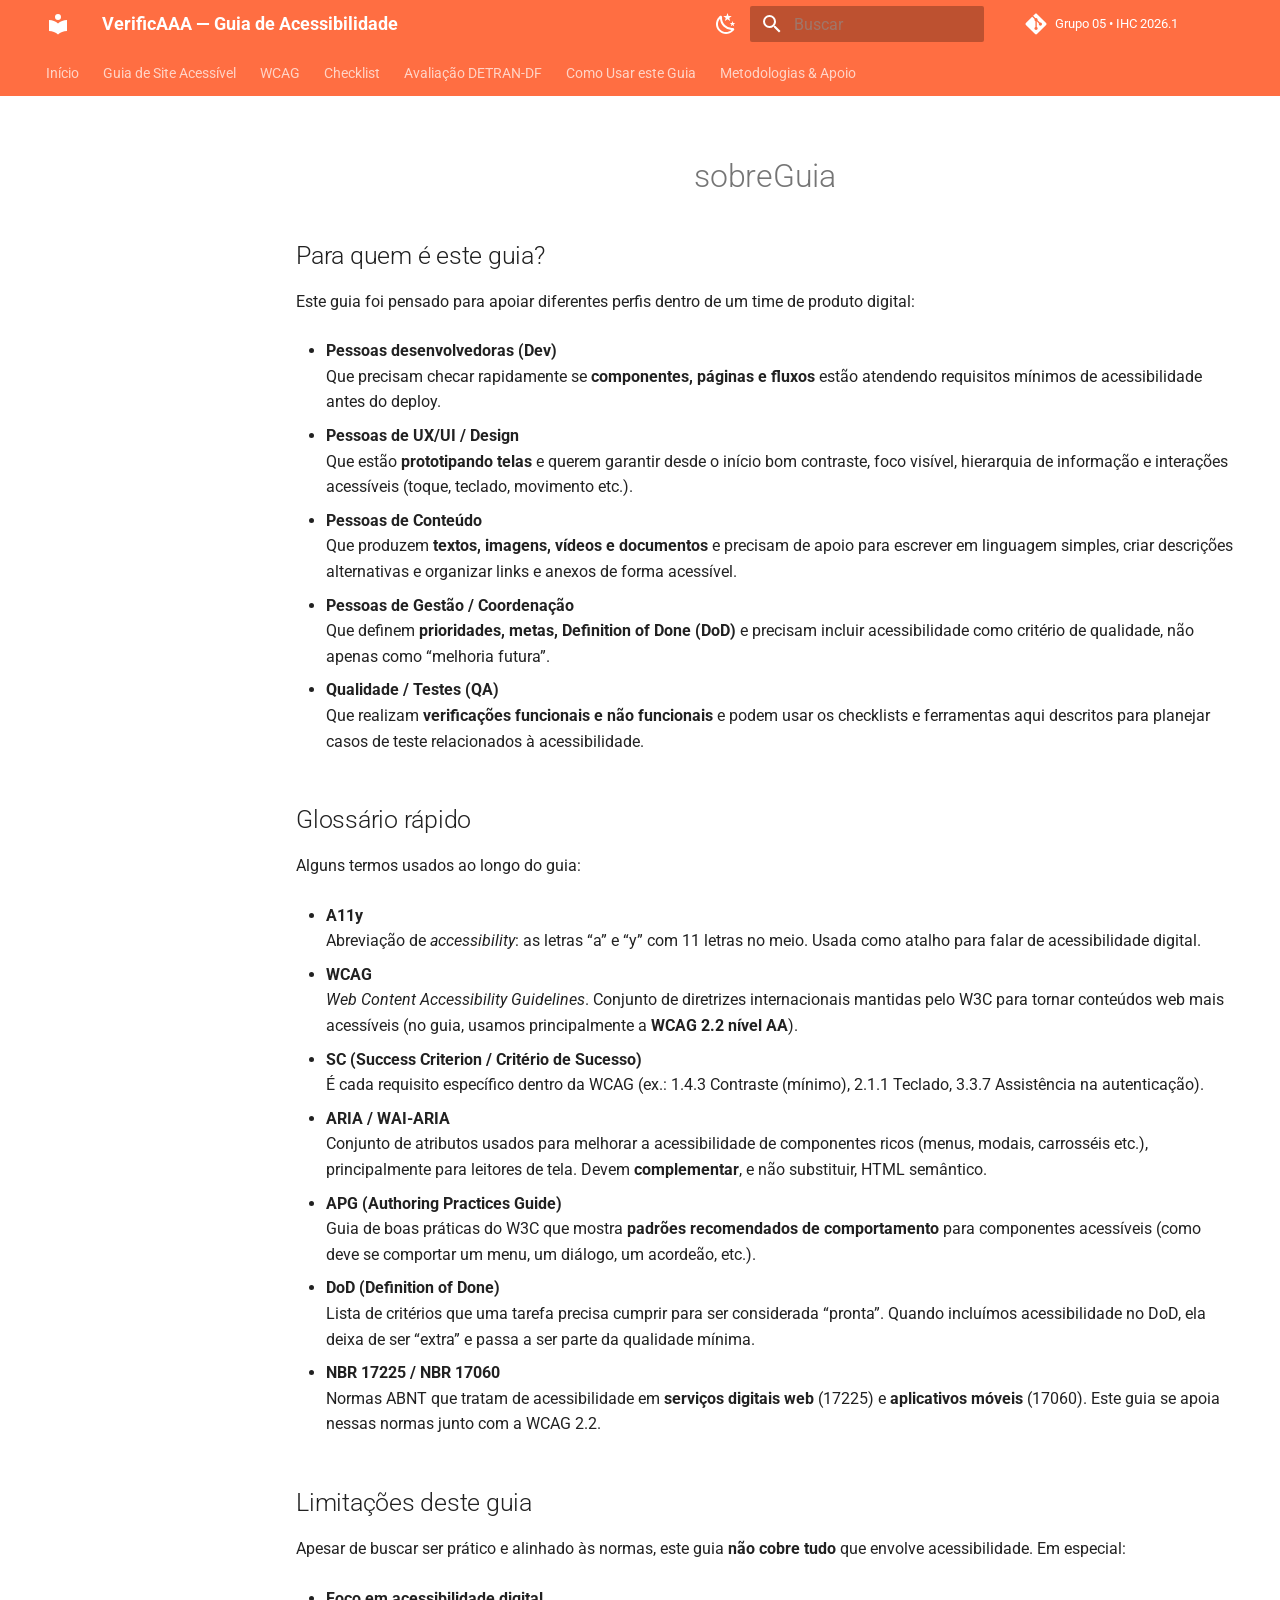
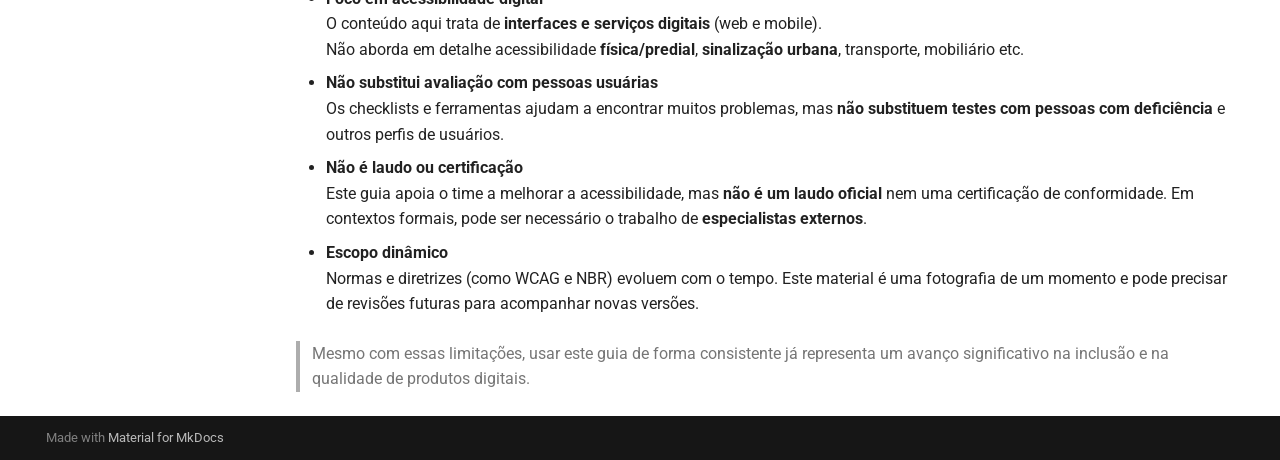
<file: Sobre/sobreGuia/index.html>
<!doctype html>
<html lang="pt" class="no-js">
  <head>
    
      <meta charset="utf-8">
      <meta name="viewport" content="width=device-width,initial-scale=1">
      
        <meta name="description" content="Guia prático alinhado à WCAG 2.2, ABNT NBR 17225/17060 e Gov.br">
      
      
      
        <link rel="canonical" href="https://unb-ihc.github.io/IHC_2026.1_Grupo05/Sobre/sobreGuia/">
      
      
      
      
        
      
      
      <link rel="icon" href="../../assets/images/favicon.png">
      <meta name="generator" content="mkdocs-1.6.1, mkdocs-material-9.7.6">
    
    
      
        <title>sobreGuia - VerificAAA — Guia de Acessibilidade</title>
      
    
    
      <link rel="stylesheet" href="../../assets/stylesheets/main.484c7ddc.min.css">
      
        
        <link rel="stylesheet" href="../../assets/stylesheets/palette.ab4e12ef.min.css">
      
      


    
    
      
    
    
      
        
        
        <link rel="preconnect" href="https://fonts.gstatic.com" crossorigin>
        <link rel="stylesheet" href="https://fonts.googleapis.com/css?family=Roboto:300,300i,400,400i,700,700i%7CRoboto+Mono:400,400i,700,700i&display=fallback">
        <style>:root{--md-text-font:"Roboto";--md-code-font:"Roboto Mono"}</style>
      
    
    
      <link rel="stylesheet" href="../../stylesheets/extra.css">
    
    <script>__md_scope=new URL("../..",location),__md_hash=e=>[...e].reduce(((e,_)=>(e<<5)-e+_.charCodeAt(0)),0),__md_get=(e,_=localStorage,t=__md_scope)=>JSON.parse(_.getItem(t.pathname+"."+e)),__md_set=(e,_,t=localStorage,a=__md_scope)=>{try{t.setItem(a.pathname+"."+e,JSON.stringify(_))}catch(e){}}</script>
    
      

    
    
  </head>
  
  
    
    
      
    
    
    
    
    <body dir="ltr" data-md-color-scheme="default" data-md-color-primary="deep-orange" data-md-color-accent="amber">
  
    
    <input class="md-toggle" data-md-toggle="drawer" type="checkbox" id="__drawer" autocomplete="off">
    <input class="md-toggle" data-md-toggle="search" type="checkbox" id="__search" autocomplete="off">
    <label class="md-overlay" for="__drawer"></label>
    <div data-md-component="skip">
      
        
        <a href="#para-quem-e-este-guia" class="md-skip">
          Pular para conteúdo
        </a>
      
    </div>
    <div data-md-component="announce">
      
    </div>
    
    
      

<header class="md-header" data-md-component="header">
  <nav class="md-header__inner md-grid" aria-label="Cabeçalho">
    <a href="../.." title="VerificAAA — Guia de Acessibilidade" class="md-header__button md-logo" aria-label="VerificAAA — Guia de Acessibilidade" data-md-component="logo">
      
  
  <svg xmlns="http://www.w3.org/2000/svg" viewBox="0 0 24 24"><path d="M12 8a3 3 0 0 0 3-3 3 3 0 0 0-3-3 3 3 0 0 0-3 3 3 3 0 0 0 3 3m0 3.54C9.64 9.35 6.5 8 3 8v11c3.5 0 6.64 1.35 9 3.54 2.36-2.19 5.5-3.54 9-3.54V8c-3.5 0-6.64 1.35-9 3.54"/></svg>

    </a>
    <label class="md-header__button md-icon" for="__drawer">
      
      <svg xmlns="http://www.w3.org/2000/svg" viewBox="0 0 24 24"><path d="M3 6h18v2H3zm0 5h18v2H3zm0 5h18v2H3z"/></svg>
    </label>
    <div class="md-header__title" data-md-component="header-title">
      <div class="md-header__ellipsis">
        <div class="md-header__topic">
          <span class="md-ellipsis">
            VerificAAA — Guia de Acessibilidade
          </span>
        </div>
        <div class="md-header__topic" data-md-component="header-topic">
          <span class="md-ellipsis">
            
              sobreGuia
            
          </span>
        </div>
      </div>
    </div>
    
      
        <form class="md-header__option" data-md-component="palette">
  
    
    
    
    <input class="md-option" data-md-color-media="(prefers-color-scheme: light)" data-md-color-scheme="default" data-md-color-primary="deep-orange" data-md-color-accent="amber"  aria-label="Modo escuro"  type="radio" name="__palette" id="__palette_0">
    
      <label class="md-header__button md-icon" title="Modo escuro" for="__palette_1" hidden>
        <svg xmlns="http://www.w3.org/2000/svg" viewBox="0 0 24 24"><path d="m17.75 4.09-2.53 1.94.91 3.06-2.63-1.81-2.63 1.81.91-3.06-2.53-1.94L12.44 4l1.06-3 1.06 3zm3.5 6.91-1.64 1.25.59 1.98-1.7-1.17-1.7 1.17.59-1.98L15.75 11l2.06-.05L18.5 9l.69 1.95zm-2.28 4.95c.83-.08 1.72 1.1 1.19 1.85-.32.45-.66.87-1.08 1.27C15.17 23 8.84 23 4.94 19.07c-3.91-3.9-3.91-10.24 0-14.14.4-.4.82-.76 1.27-1.08.75-.53 1.93.36 1.85 1.19-.27 2.86.69 5.83 2.89 8.02a9.96 9.96 0 0 0 8.02 2.89m-1.64 2.02a12.08 12.08 0 0 1-7.8-3.47c-2.17-2.19-3.33-5-3.49-7.82-2.81 3.14-2.7 7.96.31 10.98 3.02 3.01 7.84 3.12 10.98.31"/></svg>
      </label>
    
  
    
    
    
    <input class="md-option" data-md-color-media="(prefers-color-scheme: dark)" data-md-color-scheme="slate" data-md-color-primary="deep-orange" data-md-color-accent="amber"  aria-label="Modo claro"  type="radio" name="__palette" id="__palette_1">
    
      <label class="md-header__button md-icon" title="Modo claro" for="__palette_0" hidden>
        <svg xmlns="http://www.w3.org/2000/svg" viewBox="0 0 24 24"><path d="M12 7a5 5 0 0 1 5 5 5 5 0 0 1-5 5 5 5 0 0 1-5-5 5 5 0 0 1 5-5m0 2a3 3 0 0 0-3 3 3 3 0 0 0 3 3 3 3 0 0 0 3-3 3 3 0 0 0-3-3m0-7 2.39 3.42C13.65 5.15 12.84 5 12 5s-1.65.15-2.39.42zM3.34 7l4.16-.35A7.2 7.2 0 0 0 5.94 8.5c-.44.74-.69 1.5-.83 2.29zm.02 10 1.76-3.77a7.131 7.131 0 0 0 2.38 4.14zM20.65 7l-1.77 3.79a7.02 7.02 0 0 0-2.38-4.15zm-.01 10-4.14.36c.59-.51 1.12-1.14 1.54-1.86.42-.73.69-1.5.83-2.29zM12 22l-2.41-3.44c.74.27 1.55.44 2.41.44.82 0 1.63-.17 2.37-.44z"/></svg>
      </label>
    
  
</form>
      
    
    
      <script>var palette=__md_get("__palette");if(palette&&palette.color){if("(prefers-color-scheme)"===palette.color.media){var media=matchMedia("(prefers-color-scheme: light)"),input=document.querySelector(media.matches?"[data-md-color-media='(prefers-color-scheme: light)']":"[data-md-color-media='(prefers-color-scheme: dark)']");palette.color.media=input.getAttribute("data-md-color-media"),palette.color.scheme=input.getAttribute("data-md-color-scheme"),palette.color.primary=input.getAttribute("data-md-color-primary"),palette.color.accent=input.getAttribute("data-md-color-accent")}for(var[key,value]of Object.entries(palette.color))document.body.setAttribute("data-md-color-"+key,value)}</script>
    
    
    
      
      
        <label class="md-header__button md-icon" for="__search">
          
          <svg xmlns="http://www.w3.org/2000/svg" viewBox="0 0 24 24"><path d="M9.5 3A6.5 6.5 0 0 1 16 9.5c0 1.61-.59 3.09-1.56 4.23l.27.27h.79l5 5-1.5 1.5-5-5v-.79l-.27-.27A6.52 6.52 0 0 1 9.5 16 6.5 6.5 0 0 1 3 9.5 6.5 6.5 0 0 1 9.5 3m0 2C7 5 5 7 5 9.5S7 14 9.5 14 14 12 14 9.5 12 5 9.5 5"/></svg>
        </label>
        <div class="md-search" data-md-component="search" role="dialog">
  <label class="md-search__overlay" for="__search"></label>
  <div class="md-search__inner" role="search">
    <form class="md-search__form" name="search">
      <input type="text" class="md-search__input" name="query" aria-label="Buscar" placeholder="Buscar" autocapitalize="off" autocorrect="off" autocomplete="off" spellcheck="false" data-md-component="search-query" required>
      <label class="md-search__icon md-icon" for="__search">
        
        <svg xmlns="http://www.w3.org/2000/svg" viewBox="0 0 24 24"><path d="M9.5 3A6.5 6.5 0 0 1 16 9.5c0 1.61-.59 3.09-1.56 4.23l.27.27h.79l5 5-1.5 1.5-5-5v-.79l-.27-.27A6.52 6.52 0 0 1 9.5 16 6.5 6.5 0 0 1 3 9.5 6.5 6.5 0 0 1 9.5 3m0 2C7 5 5 7 5 9.5S7 14 9.5 14 14 12 14 9.5 12 5 9.5 5"/></svg>
        
        <svg xmlns="http://www.w3.org/2000/svg" viewBox="0 0 24 24"><path d="M20 11v2H8l5.5 5.5-1.42 1.42L4.16 12l7.92-7.92L13.5 5.5 8 11z"/></svg>
      </label>
      <nav class="md-search__options" aria-label="Pesquisar">
        
        <button type="reset" class="md-search__icon md-icon" title="Limpar" aria-label="Limpar" tabindex="-1">
          
          <svg xmlns="http://www.w3.org/2000/svg" viewBox="0 0 24 24"><path d="M19 6.41 17.59 5 12 10.59 6.41 5 5 6.41 10.59 12 5 17.59 6.41 19 12 13.41 17.59 19 19 17.59 13.41 12z"/></svg>
        </button>
      </nav>
      
        <div class="md-search__suggest" data-md-component="search-suggest"></div>
      
    </form>
    <div class="md-search__output">
      <div class="md-search__scrollwrap" tabindex="0" data-md-scrollfix>
        <div class="md-search-result" data-md-component="search-result">
          <div class="md-search-result__meta">
            Inicializando busca
          </div>
          <ol class="md-search-result__list" role="presentation"></ol>
        </div>
      </div>
    </div>
  </div>
</div>
      
    
    
      <div class="md-header__source">
        <a href="https://github.com/UnB-IHC/IHC_2026.1_Grupo05" title="Ir para repositório" class="md-source" data-md-component="source">
  <div class="md-source__icon md-icon">
    
    <svg xmlns="http://www.w3.org/2000/svg" viewBox="0 0 448 512"><!--! Font Awesome Free 7.1.0 by @fontawesome - https://fontawesome.com License - https://fontawesome.com/license/free (Icons: CC BY 4.0, Fonts: SIL OFL 1.1, Code: MIT License) Copyright 2025 Fonticons, Inc.--><path d="M439.6 236.1 244 40.5c-5.4-5.5-12.8-8.5-20.4-8.5s-15 3-20.4 8.4L162.5 81l51.5 51.5c27.1-9.1 52.7 16.8 43.4 43.7l49.7 49.7c34.2-11.8 61.2 31 35.5 56.7-26.5 26.5-70.2-2.9-56-37.3L240.3 199v121.9c25.3 12.5 22.3 41.8 9.1 55-6.4 6.4-15.2 10.1-24.3 10.1s-17.8-3.6-24.3-10.1c-17.6-17.6-11.1-46.9 11.2-56v-123c-20.8-8.5-24.6-30.7-18.6-45L142.6 101 8.5 235.1C3 240.6 0 247.9 0 255.5s3 15 8.5 20.4l195.6 195.7c5.4 5.4 12.7 8.4 20.4 8.4s15-3 20.4-8.4l194.7-194.7c5.4-5.4 8.4-12.8 8.4-20.4s-3-15-8.4-20.4"/></svg>
  </div>
  <div class="md-source__repository">
    Grupo 05 • IHC 2026.1
  </div>
</a>
      </div>
    
  </nav>
  
</header>
    
    <div class="md-container" data-md-component="container">
      
      
        
          
            
<nav class="md-tabs" aria-label="Abas" data-md-component="tabs">
  <div class="md-grid">
    <ul class="md-tabs__list">
      
        
  
  
  
  
    <li class="md-tabs__item">
      <a href="../.." class="md-tabs__link">
        
  
  
    
  
  Início

      </a>
    </li>
  

      
        
  
  
  
  
    <li class="md-tabs__item">
      <a href="../../guia/site_acessivel/" class="md-tabs__link">
        
  
  
    
  
  Guia de Site Acessível

      </a>
    </li>
  

      
        
  
  
  
  
    <li class="md-tabs__item">
      <a href="../../wcag/" class="md-tabs__link">
        
  
  
    
  
  WCAG

      </a>
    </li>
  

      
        
  
  
  
  
    
    
      <li class="md-tabs__item">
        <a href="../../design/design/" class="md-tabs__link">
          
  
  
  Checklist

        </a>
      </li>
    
  

      
        
  
  
  
  
    
    
      <li class="md-tabs__item">
        <a href="../../avaliacao/introducao/" class="md-tabs__link">
          
  
  
  Avaliação DETRAN-DF

        </a>
      </li>
    
  

      
        
  
  
  
  
    <li class="md-tabs__item">
      <a href="../../comUsar/comoUsar.md" class="md-tabs__link">
        
  
  
    
  
  Como Usar este Guia

      </a>
    </li>
  

      
        
  
  
  
  
    
    
      <li class="md-tabs__item">
        <a href="../../tools/ferramentas/" class="md-tabs__link">
          
  
  
  Metodologias & Apoio

        </a>
      </li>
    
  

      
    </ul>
  </div>
</nav>
          
        
      
      <main class="md-main" data-md-component="main">
        <div class="md-main__inner md-grid">
          
            
              
              <div class="md-sidebar md-sidebar--primary" data-md-component="sidebar" data-md-type="navigation" >
                <div class="md-sidebar__scrollwrap">
                  <div class="md-sidebar__inner">
                    


  


  

<nav class="md-nav md-nav--primary md-nav--lifted md-nav--integrated" aria-label="Navegação" data-md-level="0">
  <label class="md-nav__title" for="__drawer">
    <a href="../.." title="VerificAAA — Guia de Acessibilidade" class="md-nav__button md-logo" aria-label="VerificAAA — Guia de Acessibilidade" data-md-component="logo">
      
  
  <svg xmlns="http://www.w3.org/2000/svg" viewBox="0 0 24 24"><path d="M12 8a3 3 0 0 0 3-3 3 3 0 0 0-3-3 3 3 0 0 0-3 3 3 3 0 0 0 3 3m0 3.54C9.64 9.35 6.5 8 3 8v11c3.5 0 6.64 1.35 9 3.54 2.36-2.19 5.5-3.54 9-3.54V8c-3.5 0-6.64 1.35-9 3.54"/></svg>

    </a>
    VerificAAA — Guia de Acessibilidade
  </label>
  
    <div class="md-nav__source">
      <a href="https://github.com/UnB-IHC/IHC_2026.1_Grupo05" title="Ir para repositório" class="md-source" data-md-component="source">
  <div class="md-source__icon md-icon">
    
    <svg xmlns="http://www.w3.org/2000/svg" viewBox="0 0 448 512"><!--! Font Awesome Free 7.1.0 by @fontawesome - https://fontawesome.com License - https://fontawesome.com/license/free (Icons: CC BY 4.0, Fonts: SIL OFL 1.1, Code: MIT License) Copyright 2025 Fonticons, Inc.--><path d="M439.6 236.1 244 40.5c-5.4-5.5-12.8-8.5-20.4-8.5s-15 3-20.4 8.4L162.5 81l51.5 51.5c27.1-9.1 52.7 16.8 43.4 43.7l49.7 49.7c34.2-11.8 61.2 31 35.5 56.7-26.5 26.5-70.2-2.9-56-37.3L240.3 199v121.9c25.3 12.5 22.3 41.8 9.1 55-6.4 6.4-15.2 10.1-24.3 10.1s-17.8-3.6-24.3-10.1c-17.6-17.6-11.1-46.9 11.2-56v-123c-20.8-8.5-24.6-30.7-18.6-45L142.6 101 8.5 235.1C3 240.6 0 247.9 0 255.5s3 15 8.5 20.4l195.6 195.7c5.4 5.4 12.7 8.4 20.4 8.4s15-3 20.4-8.4l194.7-194.7c5.4-5.4 8.4-12.8 8.4-20.4s-3-15-8.4-20.4"/></svg>
  </div>
  <div class="md-source__repository">
    Grupo 05 • IHC 2026.1
  </div>
</a>
    </div>
  
  <ul class="md-nav__list" data-md-scrollfix>
    
      
      
  
  
  
  
    <li class="md-nav__item">
      <a href="../.." class="md-nav__link">
        
  
  
  <span class="md-ellipsis">
    
  
    Início
  

    
  </span>
  
  

      </a>
    </li>
  

    
      
      
  
  
  
  
    <li class="md-nav__item">
      <a href="../../guia/site_acessivel/" class="md-nav__link">
        
  
  
  <span class="md-ellipsis">
    
  
    Guia de Site Acessível
  

    
  </span>
  
  

      </a>
    </li>
  

    
      
      
  
  
  
  
    <li class="md-nav__item">
      <a href="../../wcag/" class="md-nav__link">
        
  
  
  <span class="md-ellipsis">
    
  
    WCAG
  

    
  </span>
  
  

      </a>
    </li>
  

    
      
      
  
  
  
  
    
    
    
    
      
      
        
      
    
    
    <li class="md-nav__item md-nav__item--nested">
      
        
        
        <input class="md-nav__toggle md-toggle " type="checkbox" id="__nav_4" >
        
          
          <label class="md-nav__link" for="__nav_4" id="__nav_4_label" tabindex="0">
            
  
  
  <span class="md-ellipsis">
    
  
    Checklist
  

    
  </span>
  
  

            <span class="md-nav__icon md-icon"></span>
          </label>
        
        <nav class="md-nav" data-md-level="1" aria-labelledby="__nav_4_label" aria-expanded="false">
          <label class="md-nav__title" for="__nav_4">
            <span class="md-nav__icon md-icon"></span>
            
  
    Checklist
  

          </label>
          <ul class="md-nav__list" data-md-scrollfix>
            
              
                
  
  
  
  
    <li class="md-nav__item">
      <a href="../../design/design/" class="md-nav__link">
        
  
  
  <span class="md-ellipsis">
    
  
    Design
  

    
  </span>
  
  

      </a>
    </li>
  

              
            
              
                
  
  
  
  
    <li class="md-nav__item">
      <a href="../../devWeb/non_text_content/" class="md-nav__link">
        
  
  
  <span class="md-ellipsis">
    
  
    Desenvolvimento Web
  

    
  </span>
  
  

      </a>
    </li>
  

              
            
              
                
  
  
  
  
    <li class="md-nav__item">
      <a href="../../geracaoConteudo/conteudo/" class="md-nav__link">
        
  
  
  <span class="md-ellipsis">
    
  
    Produção de Conteúdo
  

    
  </span>
  
  

      </a>
    </li>
  

              
            
          </ul>
        </nav>
      
    </li>
  

    
      
      
  
  
  
  
    
    
    
    
      
      
        
      
    
    
    <li class="md-nav__item md-nav__item--nested">
      
        
        
        <input class="md-nav__toggle md-toggle " type="checkbox" id="__nav_5" >
        
          
          <label class="md-nav__link" for="__nav_5" id="__nav_5_label" tabindex="0">
            
  
  
  <span class="md-ellipsis">
    
  
    Avaliação DETRAN-DF
  

    
  </span>
  
  

            <span class="md-nav__icon md-icon"></span>
          </label>
        
        <nav class="md-nav" data-md-level="1" aria-labelledby="__nav_5_label" aria-expanded="false">
          <label class="md-nav__title" for="__nav_5">
            <span class="md-nav__icon md-icon"></span>
            
  
    Avaliação DETRAN-DF
  

          </label>
          <ul class="md-nav__list" data-md-scrollfix>
            
              
                
  
  
  
  
    <li class="md-nav__item">
      <a href="../../avaliacao/introducao/" class="md-nav__link">
        
  
  
  <span class="md-ellipsis">
    
  
    Introdução
  

    
  </span>
  
  

      </a>
    </li>
  

              
            
              
                
  
  
  
  
    <li class="md-nav__item">
      <a href="../../avaliacao/exemplos_praticos/" class="md-nav__link">
        
  
  
  <span class="md-ellipsis">
    
  
    Exemplos Práticos
  

    
  </span>
  
  

      </a>
    </li>
  

              
            
              
                
  
  
  
  
    <li class="md-nav__item">
      <a href="../../avaliacao/checklist/" class="md-nav__link">
        
  
  
  <span class="md-ellipsis">
    
  
    Checklist Completo
  

    
  </span>
  
  

      </a>
    </li>
  

              
            
          </ul>
        </nav>
      
    </li>
  

    
      
      
  
  
  
  
    <li class="md-nav__item">
      <a href="../../comUsar/comoUsar.md" class="md-nav__link">
        
  
  
  <span class="md-ellipsis">
    
  
    Como Usar este Guia
  

    
  </span>
  
  

      </a>
    </li>
  

    
      
      
  
  
  
  
    
    
    
    
      
      
        
      
    
    
    <li class="md-nav__item md-nav__item--nested">
      
        
        
        <input class="md-nav__toggle md-toggle " type="checkbox" id="__nav_7" >
        
          
          <label class="md-nav__link" for="__nav_7" id="__nav_7_label" tabindex="0">
            
  
  
  <span class="md-ellipsis">
    
  
    Metodologias & Apoio
  

    
  </span>
  
  

            <span class="md-nav__icon md-icon"></span>
          </label>
        
        <nav class="md-nav" data-md-level="1" aria-labelledby="__nav_7_label" aria-expanded="false">
          <label class="md-nav__title" for="__nav_7">
            <span class="md-nav__icon md-icon"></span>
            
  
    Metodologias & Apoio
  

          </label>
          <ul class="md-nav__list" data-md-scrollfix>
            
              
                
  
  
  
  
    <li class="md-nav__item">
      <a href="../../tools/ferramentas/" class="md-nav__link">
        
  
  
  <span class="md-ellipsis">
    
  
    Ferramentas de Apoio
  

    
  </span>
  
  

      </a>
    </li>
  

              
            
              
                
  
  
  
  
    <li class="md-nav__item">
      <a href="../../metodo/heuristicas/" class="md-nav__link">
        
  
  
  <span class="md-ellipsis">
    
  
    Heurísticas de Nielsen
  

    
  </span>
  
  

      </a>
    </li>
  

              
            
              
                
  
  
  
  
    <li class="md-nav__item">
      <a href="../../gestaoProjeto/gestaoProjeto/" class="md-nav__link">
        
  
  
  <span class="md-ellipsis">
    
  
    Gestão do Projeto
  

    
  </span>
  
  

      </a>
    </li>
  

              
            
          </ul>
        </nav>
      
    </li>
  

    
  </ul>
</nav>
                  </div>
                </div>
              </div>
            
            
          
          
            <div class="md-content" data-md-component="content">
              
              <article class="md-content__inner md-typeset">
                
                  



  <h1>sobreGuia</h1>

<h2 id="para-quem-e-este-guia">Para quem é este guia?<a class="headerlink" href="#para-quem-e-este-guia" title="Permanent link">&para;</a></h2>
<p>Este guia foi pensado para apoiar diferentes perfis dentro de um time de produto digital:</p>
<ul>
<li>
<p><strong>Pessoas desenvolvedoras (Dev)</strong><br />
  Que precisam checar rapidamente se <strong>componentes, páginas e fluxos</strong> estão atendendo requisitos mínimos de acessibilidade antes do deploy.</p>
</li>
<li>
<p><strong>Pessoas de UX/UI / Design</strong><br />
  Que estão <strong>prototipando telas</strong> e querem garantir desde o início bom contraste, foco visível, hierarquia de informação e interações acessíveis (toque, teclado, movimento etc.).</p>
</li>
<li>
<p><strong>Pessoas de Conteúdo</strong><br />
  Que produzem <strong>textos, imagens, vídeos e documentos</strong> e precisam de apoio para escrever em linguagem simples, criar descrições alternativas e organizar links e anexos de forma acessível.</p>
</li>
<li>
<p><strong>Pessoas de Gestão / Coordenação</strong><br />
  Que definem <strong>prioridades, metas, Definition of Done (DoD)</strong> e precisam incluir acessibilidade como critério de qualidade, não apenas como “melhoria futura”.</p>
</li>
<li>
<p><strong>Qualidade / Testes (QA)</strong><br />
  Que realizam <strong>verificações funcionais e não funcionais</strong> e podem usar os checklists e ferramentas aqui descritos para planejar casos de teste relacionados à acessibilidade.</p>
</li>
</ul>
<h2 id="glossario-rapido">Glossário rápido<a class="headerlink" href="#glossario-rapido" title="Permanent link">&para;</a></h2>
<p>Alguns termos usados ao longo do guia:</p>
<ul>
<li>
<p><strong>A11y</strong><br />
  Abreviação de <em>accessibility</em>: as letras “a” e “y” com 11 letras no meio. Usada como atalho para falar de acessibilidade digital.</p>
</li>
<li>
<p><strong>WCAG</strong><br />
<em>Web Content Accessibility Guidelines</em>. Conjunto de diretrizes internacionais mantidas pelo W3C para tornar conteúdos web mais acessíveis (no guia, usamos principalmente a <strong>WCAG 2.2 nível AA</strong>).</p>
</li>
<li>
<p><strong>SC (Success Criterion / Critério de Sucesso)</strong><br />
  É cada requisito específico dentro da WCAG (ex.: 1.4.3 Contraste (mínimo), 2.1.1 Teclado, 3.3.7 Assistência na autenticação).</p>
</li>
<li>
<p><strong>ARIA / WAI-ARIA</strong><br />
  Conjunto de atributos usados para melhorar a acessibilidade de componentes ricos (menus, modais, carrosséis etc.), principalmente para leitores de tela. Devem <strong>complementar</strong>, e não substituir, HTML semântico.</p>
</li>
<li>
<p><strong>APG (Authoring Practices Guide)</strong><br />
  Guia de boas práticas do W3C que mostra <strong>padrões recomendados de comportamento</strong> para componentes acessíveis (como deve se comportar um menu, um diálogo, um acordeão, etc.).</p>
</li>
<li>
<p><strong>DoD (Definition of Done)</strong><br />
  Lista de critérios que uma tarefa precisa cumprir para ser considerada “pronta”. Quando incluímos acessibilidade no DoD, ela deixa de ser “extra” e passa a ser parte da qualidade mínima.</p>
</li>
<li>
<p><strong>NBR 17225 / NBR 17060</strong><br />
  Normas ABNT que tratam de acessibilidade em <strong>serviços digitais web</strong> (17225) e <strong>aplicativos móveis</strong> (17060). Este guia se apoia nessas normas junto com a WCAG 2.2.</p>
</li>
</ul>
<h2 id="limitacoes-deste-guia">Limitações deste guia<a class="headerlink" href="#limitacoes-deste-guia" title="Permanent link">&para;</a></h2>
<p>Apesar de buscar ser prático e alinhado às normas, este guia <strong>não cobre tudo</strong> que envolve acessibilidade. Em especial:</p>
<ul>
<li>
<p><strong>Foco em acessibilidade digital</strong><br />
  O conteúdo aqui trata de <strong>interfaces e serviços digitais</strong> (web e mobile).<br />
  Não aborda em detalhe acessibilidade <strong>física/predial</strong>, <strong>sinalização urbana</strong>, transporte, mobiliário etc.</p>
</li>
<li>
<p><strong>Não substitui avaliação com pessoas usuárias</strong><br />
  Os checklists e ferramentas ajudam a encontrar muitos problemas, mas <strong>não substituem testes com pessoas com deficiência</strong> e outros perfis de usuários.</p>
</li>
<li>
<p><strong>Não é laudo ou certificação</strong><br />
  Este guia apoia o time a melhorar a acessibilidade, mas <strong>não é um laudo oficial</strong> nem uma certificação de conformidade. Em contextos formais, pode ser necessário o trabalho de <strong>especialistas externos</strong>.</p>
</li>
<li>
<p><strong>Escopo dinâmico</strong><br />
  Normas e diretrizes (como WCAG e NBR) evoluem com o tempo. Este material é uma fotografia de um momento e pode precisar de revisões futuras para acompanhar novas versões.</p>
</li>
</ul>
<blockquote>
<p>Mesmo com essas limitações, usar este guia de forma consistente já representa um avanço significativo na inclusão e na qualidade de produtos digitais.</p>
</blockquote>












                
              </article>
            </div>
          
          
<script>var target=document.getElementById(location.hash.slice(1));target&&target.name&&(target.checked=target.name.startsWith("__tabbed_"))</script>
        </div>
        
          <button type="button" class="md-top md-icon" data-md-component="top" hidden>
  
  <svg xmlns="http://www.w3.org/2000/svg" viewBox="0 0 24 24"><path d="M13 20h-2V8l-5.5 5.5-1.42-1.42L12 4.16l7.92 7.92-1.42 1.42L13 8z"/></svg>
  Voltar para o topo
</button>
        
      </main>
      
        <footer class="md-footer">
  
  <div class="md-footer-meta md-typeset">
    <div class="md-footer-meta__inner md-grid">
      <div class="md-copyright">
  
  
    Made with
    <a href="https://squidfunk.github.io/mkdocs-material/" target="_blank" rel="noopener">
      Material for MkDocs
    </a>
  
</div>
      
    </div>
  </div>
</footer>
      
    </div>
    <div class="md-dialog" data-md-component="dialog">
      <div class="md-dialog__inner md-typeset"></div>
    </div>
    
    
    
      
      
      <script id="__config" type="application/json">{"annotate": null, "base": "../..", "features": ["navigation.tabs", "navigation.top", "navigation.sections", "content.code.copy", "toc.integrate", "search.highlight", "search.suggest"], "search": "../../assets/javascripts/workers/search.2c215733.min.js", "tags": null, "translations": {"clipboard.copied": "Copiado para \u00e1rea de transfer\u00eancia", "clipboard.copy": "Copiar para \u00e1rea de transfer\u00eancia", "search.result.more.one": "mais 1 nesta p\u00e1gina", "search.result.more.other": "# mais nesta p\u00e1gina", "search.result.none": "Nenhum documento encontrado", "search.result.one": "1 documento encontrado", "search.result.other": "# documentos encontrados", "search.result.placeholder": "Digite para iniciar a busca", "search.result.term.missing": "Ausente", "select.version": "Selecione a vers\u00e3o"}, "version": null}</script>
    
    
      <script src="../../assets/javascripts/bundle.79ae519e.min.js"></script>
      
    
  </body>
</html>
</file>
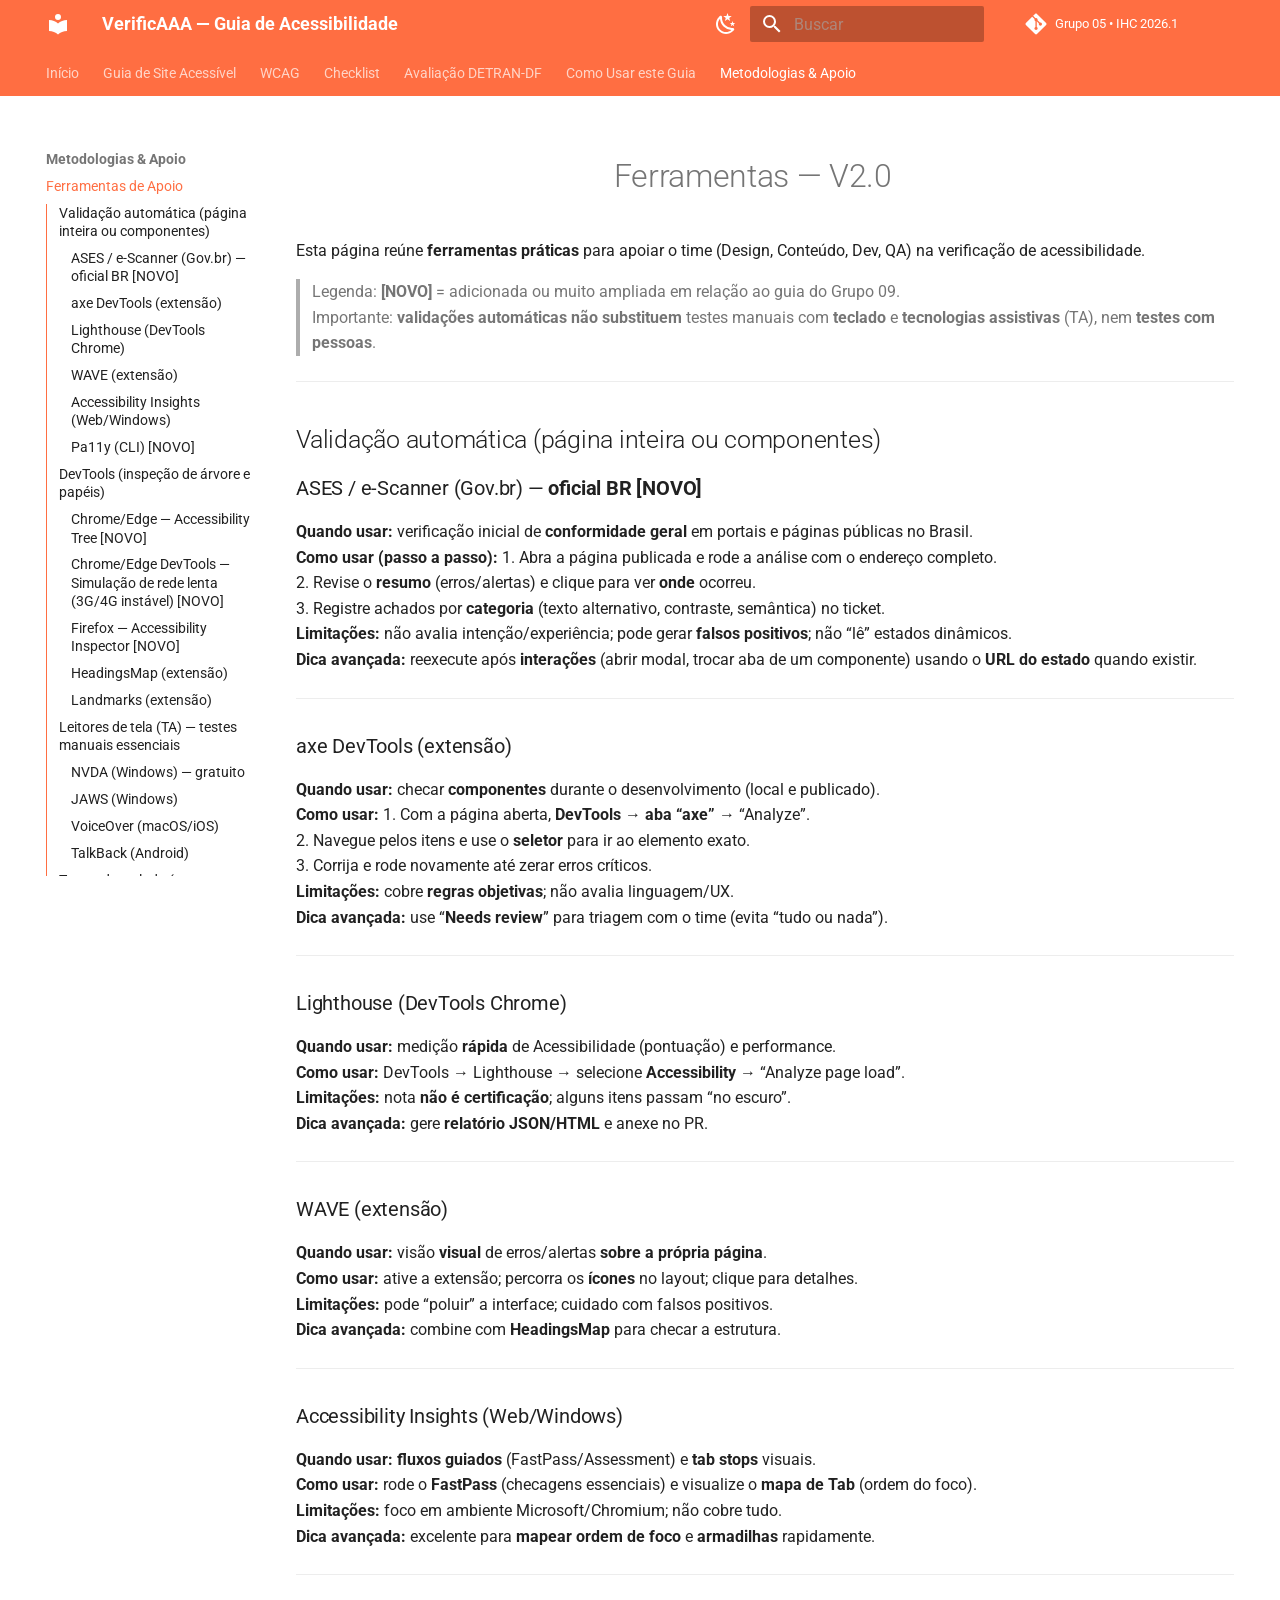
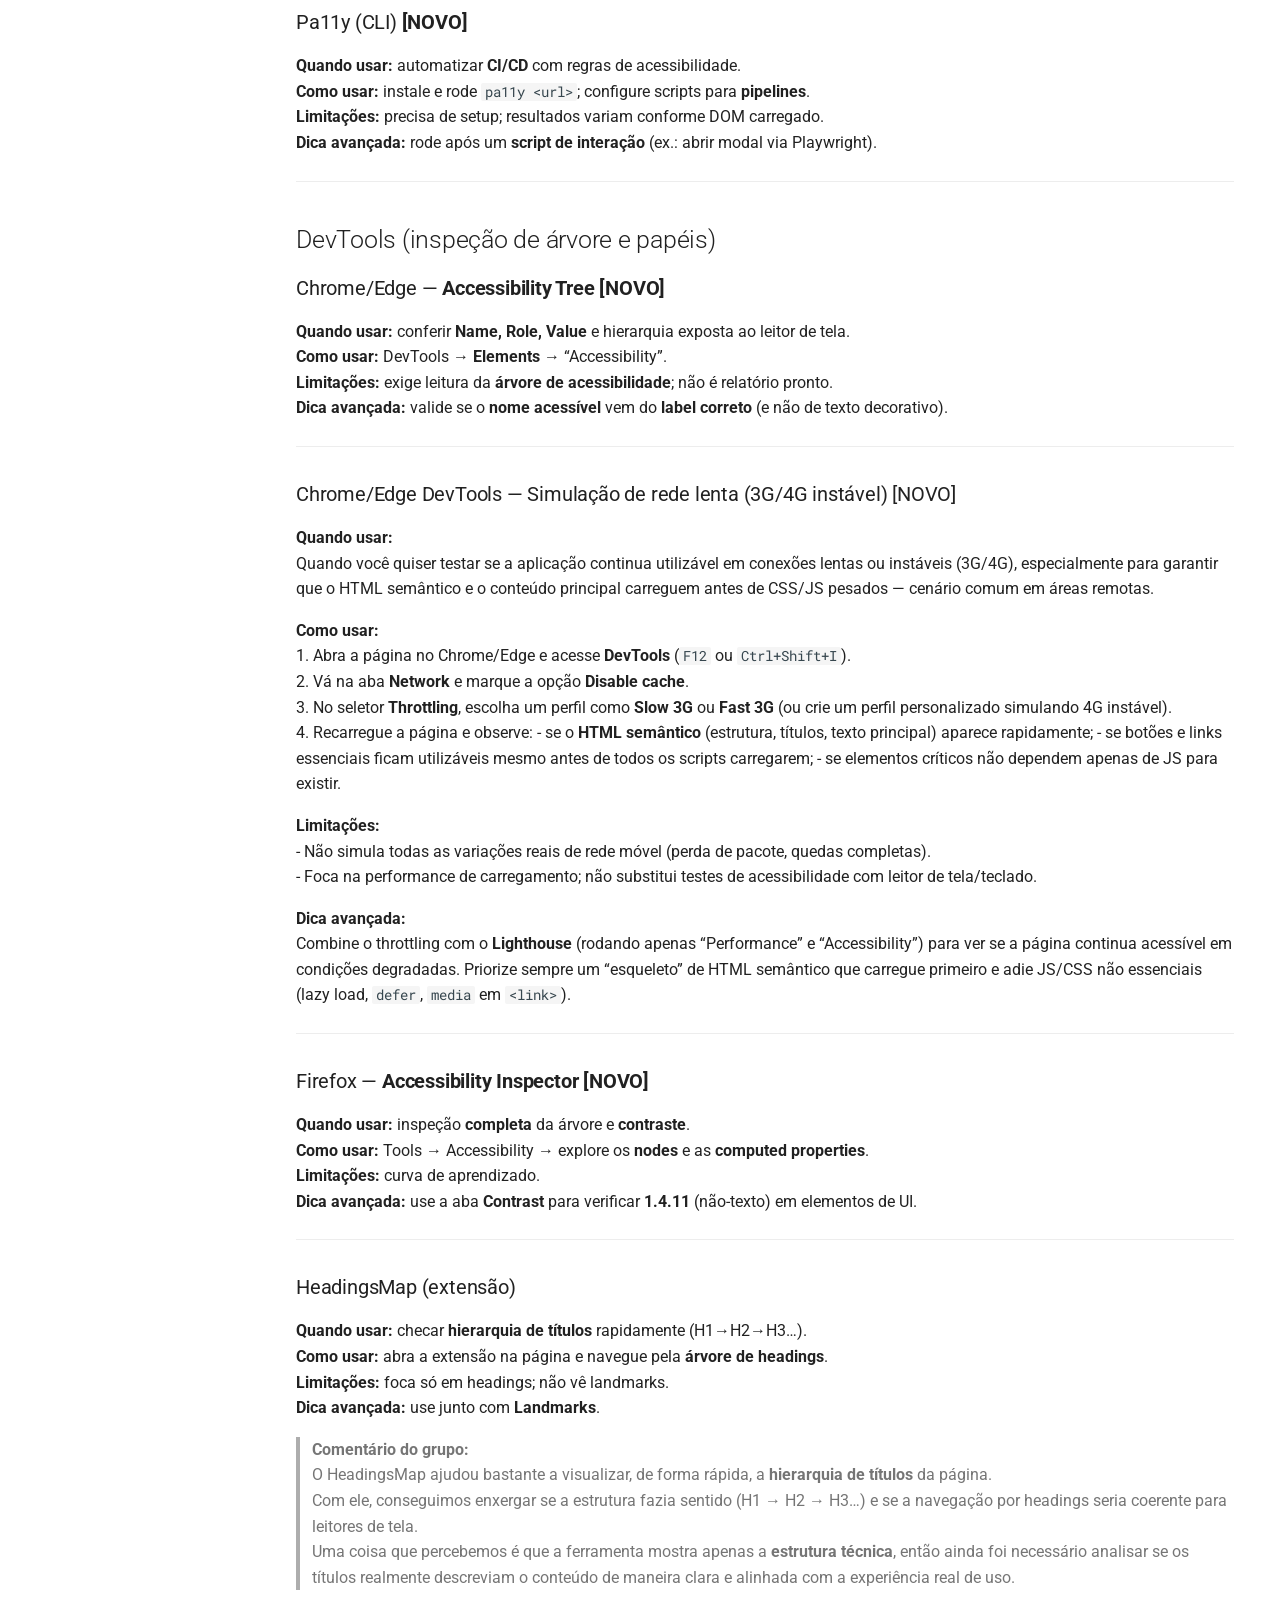
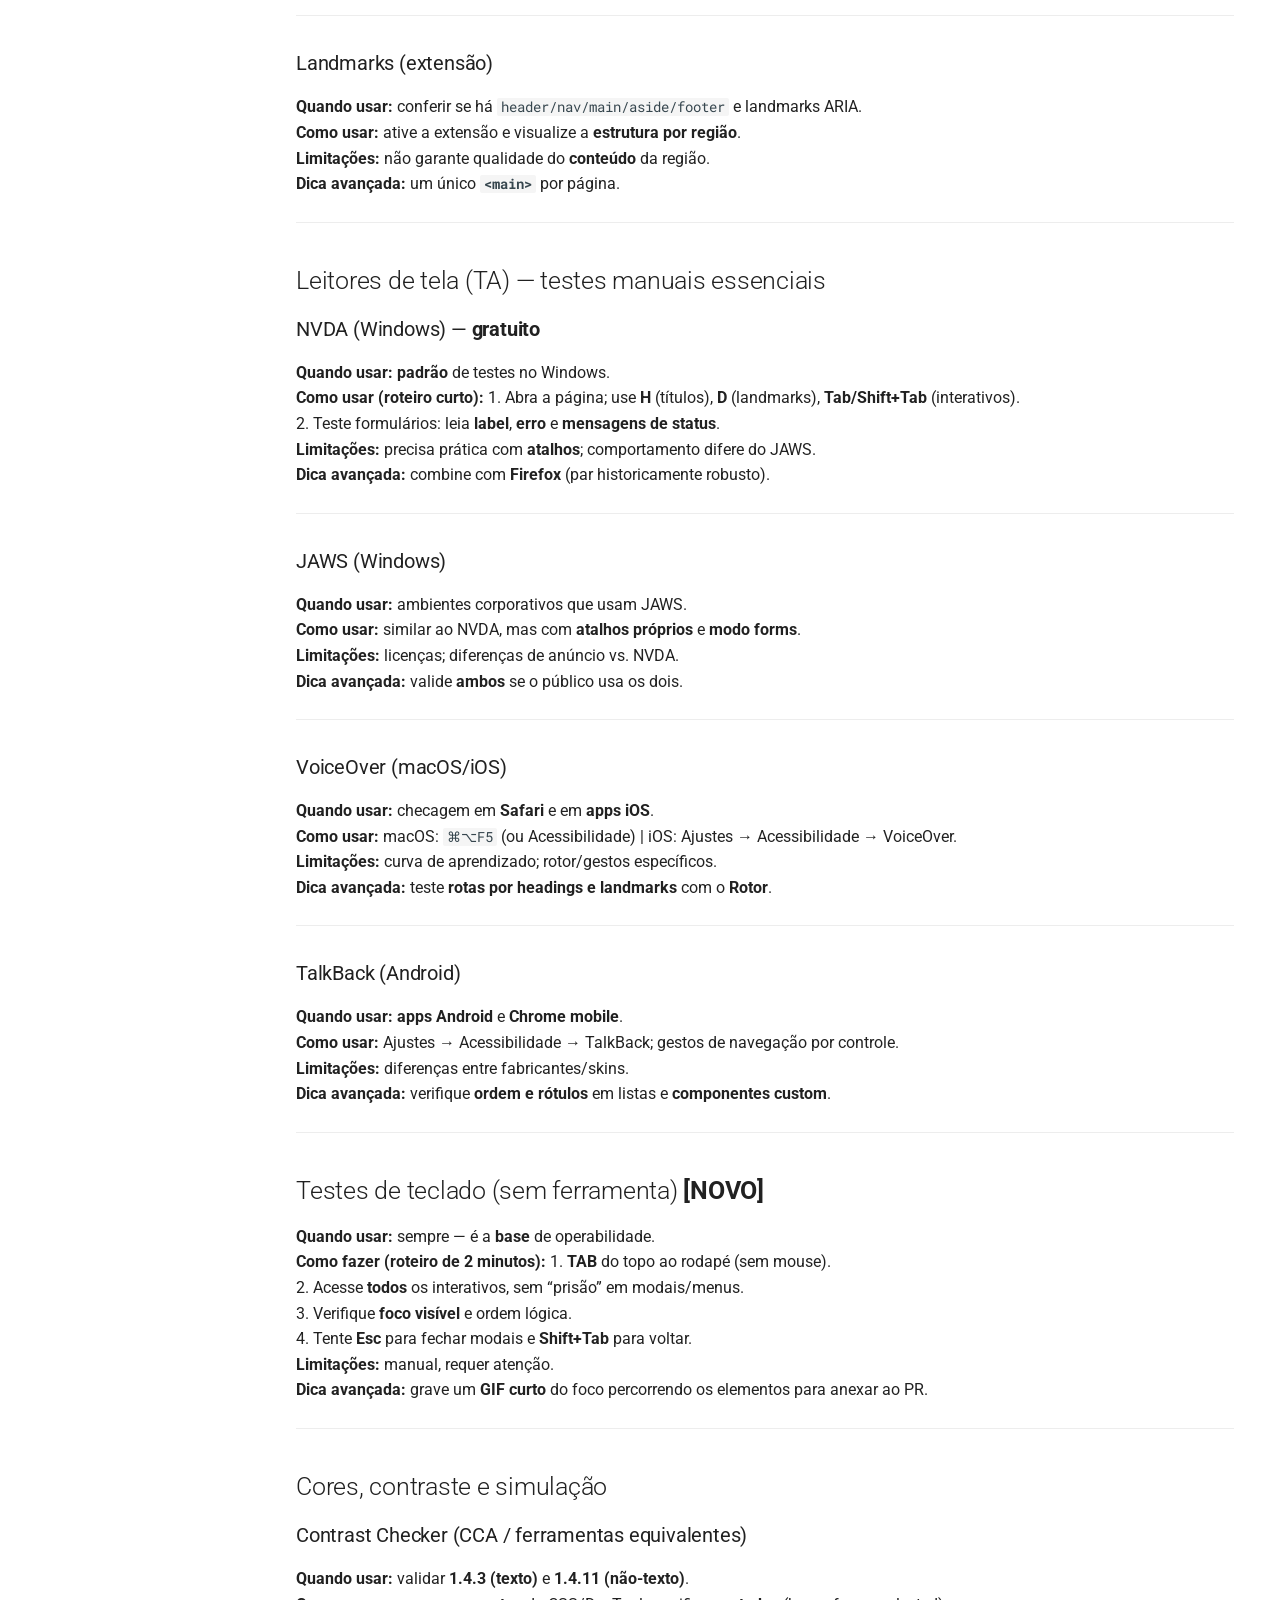
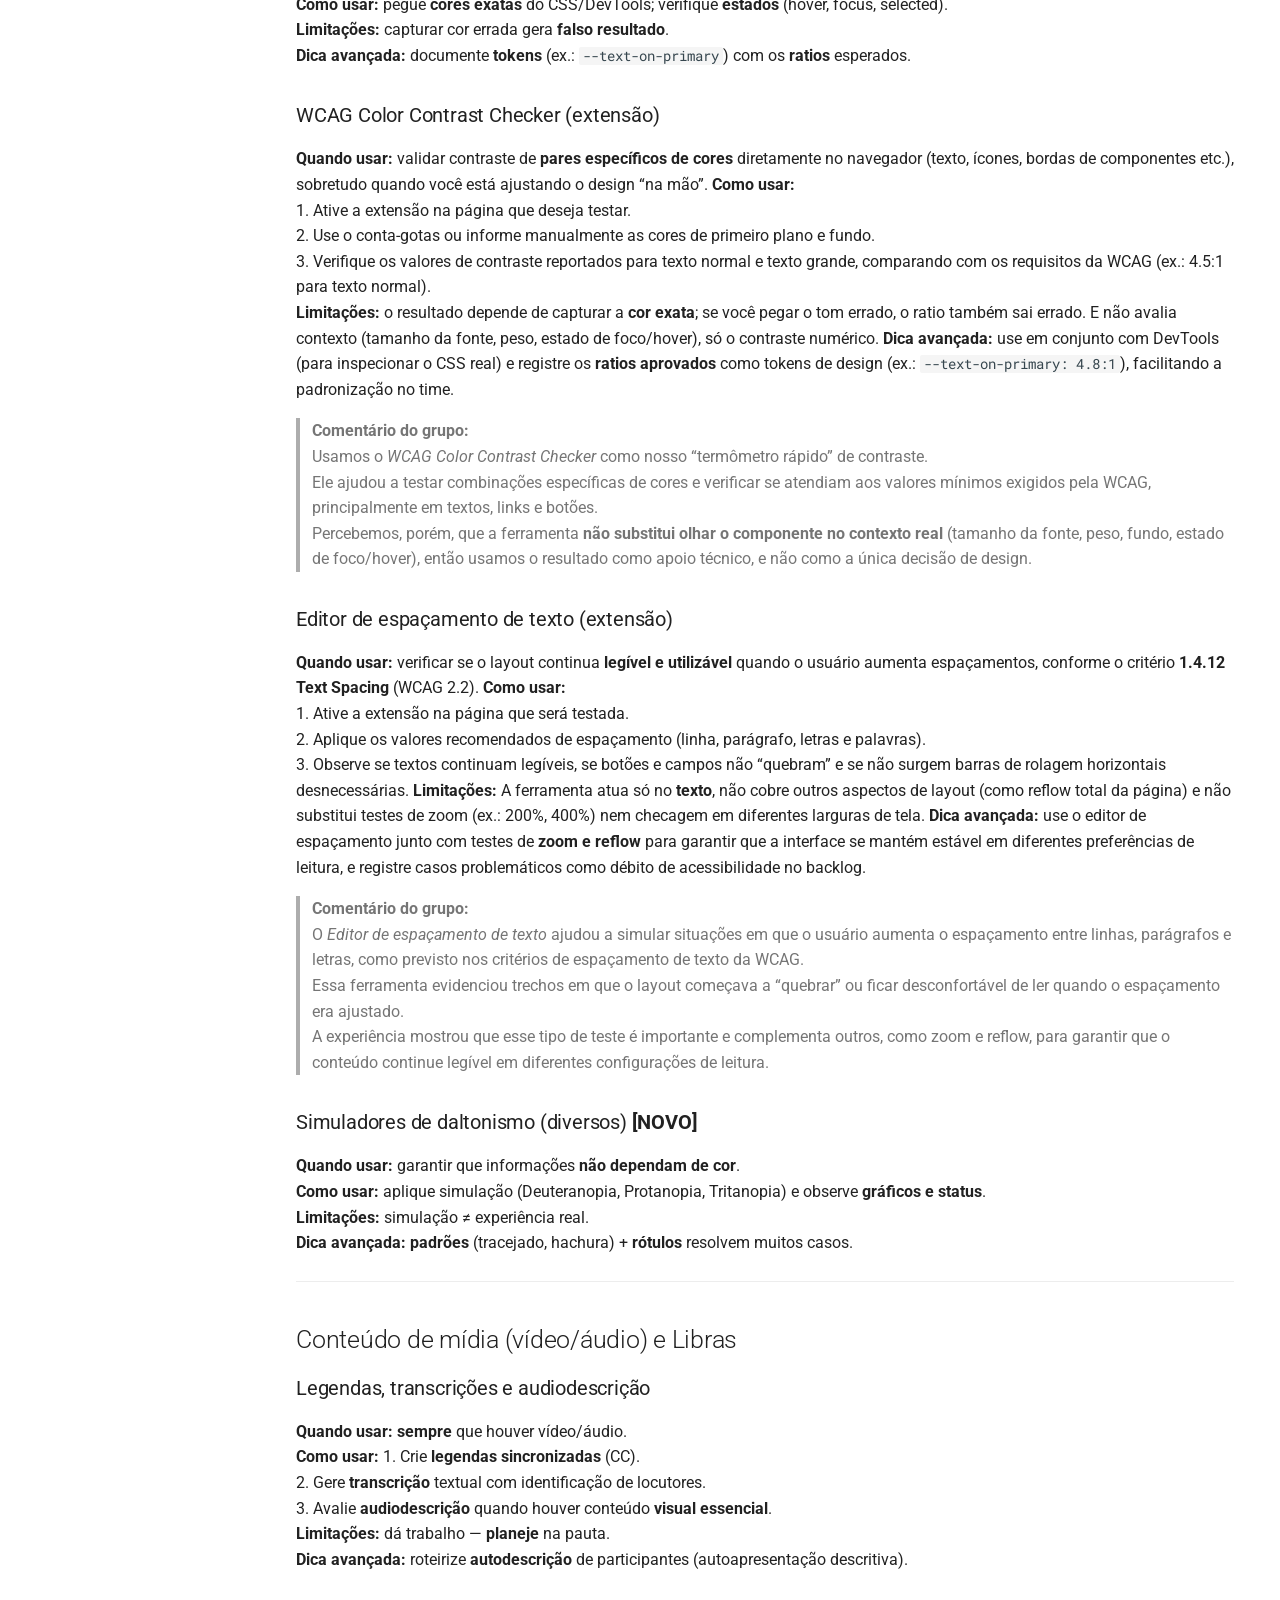
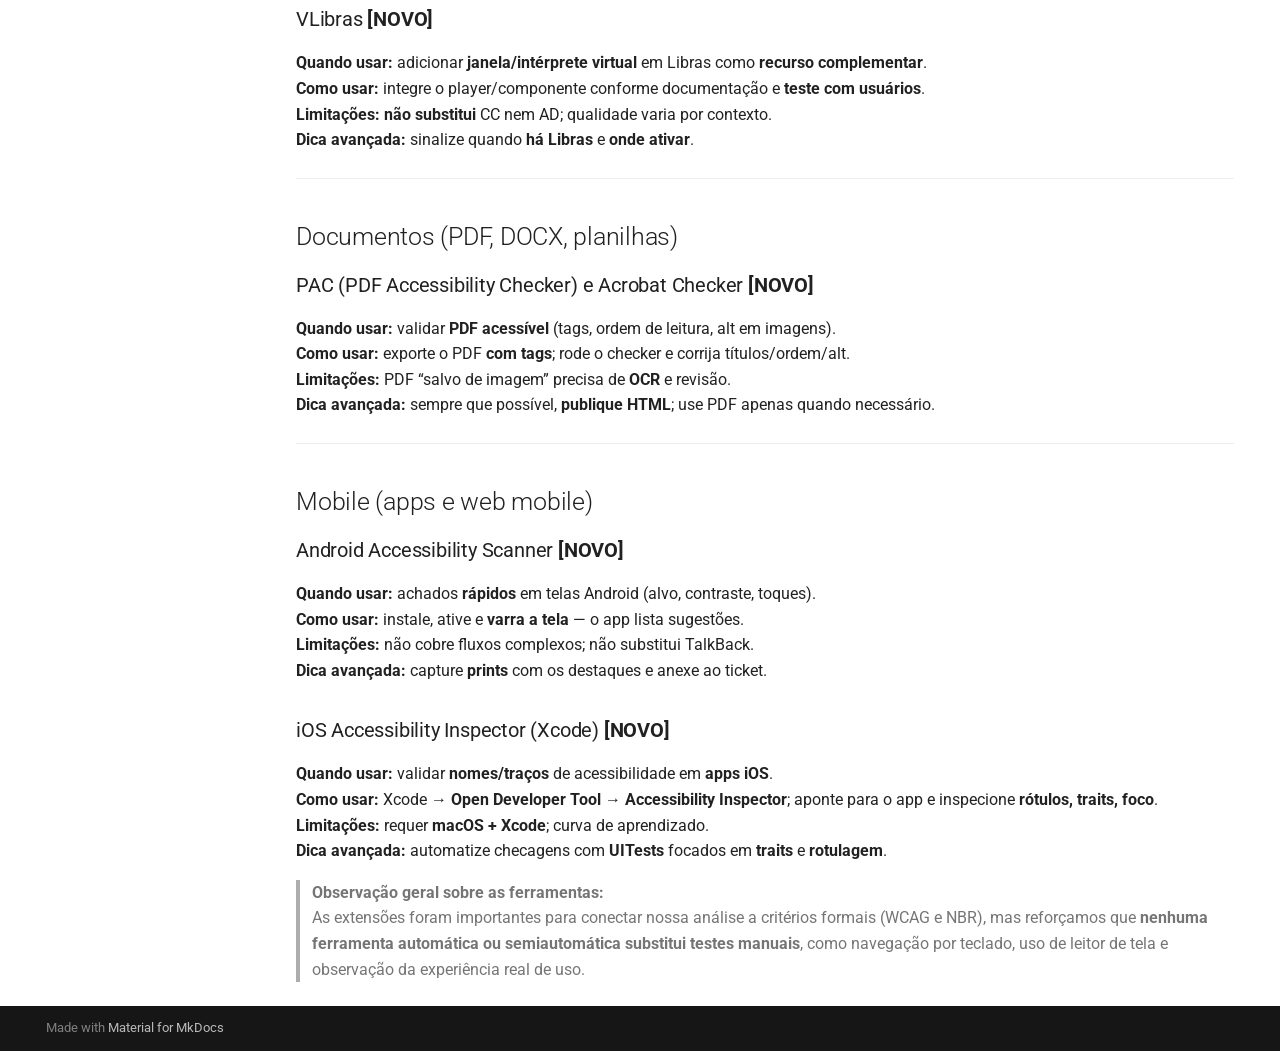
<file: tools/ferramentas/index.html>
<!doctype html>
<html lang="pt" class="no-js">
  <head>
    
      <meta charset="utf-8">
      <meta name="viewport" content="width=device-width,initial-scale=1">
      
        <meta name="description" content="Guia prático alinhado à WCAG 2.2, ABNT NBR 17225/17060 e Gov.br">
      
      
      
        <link rel="canonical" href="https://unb-ihc.github.io/IHC_2026.1_Grupo05/tools/ferramentas/">
      
      
        <link rel="prev" href="../../avaliacao/checklist/">
      
      
        <link rel="next" href="../../metodo/heuristicas/">
      
      
        
      
      
      <link rel="icon" href="../../assets/images/favicon.png">
      <meta name="generator" content="mkdocs-1.6.1, mkdocs-material-9.7.6">
    
    
      
        <title>Ferramentas de Apoio - VerificAAA — Guia de Acessibilidade</title>
      
    
    
      <link rel="stylesheet" href="../../assets/stylesheets/main.484c7ddc.min.css">
      
        
        <link rel="stylesheet" href="../../assets/stylesheets/palette.ab4e12ef.min.css">
      
      


    
    
      
    
    
      
        
        
        <link rel="preconnect" href="https://fonts.gstatic.com" crossorigin>
        <link rel="stylesheet" href="https://fonts.googleapis.com/css?family=Roboto:300,300i,400,400i,700,700i%7CRoboto+Mono:400,400i,700,700i&display=fallback">
        <style>:root{--md-text-font:"Roboto";--md-code-font:"Roboto Mono"}</style>
      
    
    
      <link rel="stylesheet" href="../../stylesheets/extra.css">
    
    <script>__md_scope=new URL("../..",location),__md_hash=e=>[...e].reduce(((e,_)=>(e<<5)-e+_.charCodeAt(0)),0),__md_get=(e,_=localStorage,t=__md_scope)=>JSON.parse(_.getItem(t.pathname+"."+e)),__md_set=(e,_,t=localStorage,a=__md_scope)=>{try{t.setItem(a.pathname+"."+e,JSON.stringify(_))}catch(e){}}</script>
    
      

    
    
  </head>
  
  
    
    
      
    
    
    
    
    <body dir="ltr" data-md-color-scheme="default" data-md-color-primary="deep-orange" data-md-color-accent="amber">
  
    
    <input class="md-toggle" data-md-toggle="drawer" type="checkbox" id="__drawer" autocomplete="off">
    <input class="md-toggle" data-md-toggle="search" type="checkbox" id="__search" autocomplete="off">
    <label class="md-overlay" for="__drawer"></label>
    <div data-md-component="skip">
      
        
        <a href="#ferramentas-v20" class="md-skip">
          Pular para conteúdo
        </a>
      
    </div>
    <div data-md-component="announce">
      
    </div>
    
    
      

<header class="md-header" data-md-component="header">
  <nav class="md-header__inner md-grid" aria-label="Cabeçalho">
    <a href="../.." title="VerificAAA — Guia de Acessibilidade" class="md-header__button md-logo" aria-label="VerificAAA — Guia de Acessibilidade" data-md-component="logo">
      
  
  <svg xmlns="http://www.w3.org/2000/svg" viewBox="0 0 24 24"><path d="M12 8a3 3 0 0 0 3-3 3 3 0 0 0-3-3 3 3 0 0 0-3 3 3 3 0 0 0 3 3m0 3.54C9.64 9.35 6.5 8 3 8v11c3.5 0 6.64 1.35 9 3.54 2.36-2.19 5.5-3.54 9-3.54V8c-3.5 0-6.64 1.35-9 3.54"/></svg>

    </a>
    <label class="md-header__button md-icon" for="__drawer">
      
      <svg xmlns="http://www.w3.org/2000/svg" viewBox="0 0 24 24"><path d="M3 6h18v2H3zm0 5h18v2H3zm0 5h18v2H3z"/></svg>
    </label>
    <div class="md-header__title" data-md-component="header-title">
      <div class="md-header__ellipsis">
        <div class="md-header__topic">
          <span class="md-ellipsis">
            VerificAAA — Guia de Acessibilidade
          </span>
        </div>
        <div class="md-header__topic" data-md-component="header-topic">
          <span class="md-ellipsis">
            
              Ferramentas de Apoio
            
          </span>
        </div>
      </div>
    </div>
    
      
        <form class="md-header__option" data-md-component="palette">
  
    
    
    
    <input class="md-option" data-md-color-media="(prefers-color-scheme: light)" data-md-color-scheme="default" data-md-color-primary="deep-orange" data-md-color-accent="amber"  aria-label="Modo escuro"  type="radio" name="__palette" id="__palette_0">
    
      <label class="md-header__button md-icon" title="Modo escuro" for="__palette_1" hidden>
        <svg xmlns="http://www.w3.org/2000/svg" viewBox="0 0 24 24"><path d="m17.75 4.09-2.53 1.94.91 3.06-2.63-1.81-2.63 1.81.91-3.06-2.53-1.94L12.44 4l1.06-3 1.06 3zm3.5 6.91-1.64 1.25.59 1.98-1.7-1.17-1.7 1.17.59-1.98L15.75 11l2.06-.05L18.5 9l.69 1.95zm-2.28 4.95c.83-.08 1.72 1.1 1.19 1.85-.32.45-.66.87-1.08 1.27C15.17 23 8.84 23 4.94 19.07c-3.91-3.9-3.91-10.24 0-14.14.4-.4.82-.76 1.27-1.08.75-.53 1.93.36 1.85 1.19-.27 2.86.69 5.83 2.89 8.02a9.96 9.96 0 0 0 8.02 2.89m-1.64 2.02a12.08 12.08 0 0 1-7.8-3.47c-2.17-2.19-3.33-5-3.49-7.82-2.81 3.14-2.7 7.96.31 10.98 3.02 3.01 7.84 3.12 10.98.31"/></svg>
      </label>
    
  
    
    
    
    <input class="md-option" data-md-color-media="(prefers-color-scheme: dark)" data-md-color-scheme="slate" data-md-color-primary="deep-orange" data-md-color-accent="amber"  aria-label="Modo claro"  type="radio" name="__palette" id="__palette_1">
    
      <label class="md-header__button md-icon" title="Modo claro" for="__palette_0" hidden>
        <svg xmlns="http://www.w3.org/2000/svg" viewBox="0 0 24 24"><path d="M12 7a5 5 0 0 1 5 5 5 5 0 0 1-5 5 5 5 0 0 1-5-5 5 5 0 0 1 5-5m0 2a3 3 0 0 0-3 3 3 3 0 0 0 3 3 3 3 0 0 0 3-3 3 3 0 0 0-3-3m0-7 2.39 3.42C13.65 5.15 12.84 5 12 5s-1.65.15-2.39.42zM3.34 7l4.16-.35A7.2 7.2 0 0 0 5.94 8.5c-.44.74-.69 1.5-.83 2.29zm.02 10 1.76-3.77a7.131 7.131 0 0 0 2.38 4.14zM20.65 7l-1.77 3.79a7.02 7.02 0 0 0-2.38-4.15zm-.01 10-4.14.36c.59-.51 1.12-1.14 1.54-1.86.42-.73.69-1.5.83-2.29zM12 22l-2.41-3.44c.74.27 1.55.44 2.41.44.82 0 1.63-.17 2.37-.44z"/></svg>
      </label>
    
  
</form>
      
    
    
      <script>var palette=__md_get("__palette");if(palette&&palette.color){if("(prefers-color-scheme)"===palette.color.media){var media=matchMedia("(prefers-color-scheme: light)"),input=document.querySelector(media.matches?"[data-md-color-media='(prefers-color-scheme: light)']":"[data-md-color-media='(prefers-color-scheme: dark)']");palette.color.media=input.getAttribute("data-md-color-media"),palette.color.scheme=input.getAttribute("data-md-color-scheme"),palette.color.primary=input.getAttribute("data-md-color-primary"),palette.color.accent=input.getAttribute("data-md-color-accent")}for(var[key,value]of Object.entries(palette.color))document.body.setAttribute("data-md-color-"+key,value)}</script>
    
    
    
      
      
        <label class="md-header__button md-icon" for="__search">
          
          <svg xmlns="http://www.w3.org/2000/svg" viewBox="0 0 24 24"><path d="M9.5 3A6.5 6.5 0 0 1 16 9.5c0 1.61-.59 3.09-1.56 4.23l.27.27h.79l5 5-1.5 1.5-5-5v-.79l-.27-.27A6.52 6.52 0 0 1 9.5 16 6.5 6.5 0 0 1 3 9.5 6.5 6.5 0 0 1 9.5 3m0 2C7 5 5 7 5 9.5S7 14 9.5 14 14 12 14 9.5 12 5 9.5 5"/></svg>
        </label>
        <div class="md-search" data-md-component="search" role="dialog">
  <label class="md-search__overlay" for="__search"></label>
  <div class="md-search__inner" role="search">
    <form class="md-search__form" name="search">
      <input type="text" class="md-search__input" name="query" aria-label="Buscar" placeholder="Buscar" autocapitalize="off" autocorrect="off" autocomplete="off" spellcheck="false" data-md-component="search-query" required>
      <label class="md-search__icon md-icon" for="__search">
        
        <svg xmlns="http://www.w3.org/2000/svg" viewBox="0 0 24 24"><path d="M9.5 3A6.5 6.5 0 0 1 16 9.5c0 1.61-.59 3.09-1.56 4.23l.27.27h.79l5 5-1.5 1.5-5-5v-.79l-.27-.27A6.52 6.52 0 0 1 9.5 16 6.5 6.5 0 0 1 3 9.5 6.5 6.5 0 0 1 9.5 3m0 2C7 5 5 7 5 9.5S7 14 9.5 14 14 12 14 9.5 12 5 9.5 5"/></svg>
        
        <svg xmlns="http://www.w3.org/2000/svg" viewBox="0 0 24 24"><path d="M20 11v2H8l5.5 5.5-1.42 1.42L4.16 12l7.92-7.92L13.5 5.5 8 11z"/></svg>
      </label>
      <nav class="md-search__options" aria-label="Pesquisar">
        
        <button type="reset" class="md-search__icon md-icon" title="Limpar" aria-label="Limpar" tabindex="-1">
          
          <svg xmlns="http://www.w3.org/2000/svg" viewBox="0 0 24 24"><path d="M19 6.41 17.59 5 12 10.59 6.41 5 5 6.41 10.59 12 5 17.59 6.41 19 12 13.41 17.59 19 19 17.59 13.41 12z"/></svg>
        </button>
      </nav>
      
        <div class="md-search__suggest" data-md-component="search-suggest"></div>
      
    </form>
    <div class="md-search__output">
      <div class="md-search__scrollwrap" tabindex="0" data-md-scrollfix>
        <div class="md-search-result" data-md-component="search-result">
          <div class="md-search-result__meta">
            Inicializando busca
          </div>
          <ol class="md-search-result__list" role="presentation"></ol>
        </div>
      </div>
    </div>
  </div>
</div>
      
    
    
      <div class="md-header__source">
        <a href="https://github.com/UnB-IHC/IHC_2026.1_Grupo05" title="Ir para repositório" class="md-source" data-md-component="source">
  <div class="md-source__icon md-icon">
    
    <svg xmlns="http://www.w3.org/2000/svg" viewBox="0 0 448 512"><!--! Font Awesome Free 7.1.0 by @fontawesome - https://fontawesome.com License - https://fontawesome.com/license/free (Icons: CC BY 4.0, Fonts: SIL OFL 1.1, Code: MIT License) Copyright 2025 Fonticons, Inc.--><path d="M439.6 236.1 244 40.5c-5.4-5.5-12.8-8.5-20.4-8.5s-15 3-20.4 8.4L162.5 81l51.5 51.5c27.1-9.1 52.7 16.8 43.4 43.7l49.7 49.7c34.2-11.8 61.2 31 35.5 56.7-26.5 26.5-70.2-2.9-56-37.3L240.3 199v121.9c25.3 12.5 22.3 41.8 9.1 55-6.4 6.4-15.2 10.1-24.3 10.1s-17.8-3.6-24.3-10.1c-17.6-17.6-11.1-46.9 11.2-56v-123c-20.8-8.5-24.6-30.7-18.6-45L142.6 101 8.5 235.1C3 240.6 0 247.9 0 255.5s3 15 8.5 20.4l195.6 195.7c5.4 5.4 12.7 8.4 20.4 8.4s15-3 20.4-8.4l194.7-194.7c5.4-5.4 8.4-12.8 8.4-20.4s-3-15-8.4-20.4"/></svg>
  </div>
  <div class="md-source__repository">
    Grupo 05 • IHC 2026.1
  </div>
</a>
      </div>
    
  </nav>
  
</header>
    
    <div class="md-container" data-md-component="container">
      
      
        
          
            
<nav class="md-tabs" aria-label="Abas" data-md-component="tabs">
  <div class="md-grid">
    <ul class="md-tabs__list">
      
        
  
  
  
  
    <li class="md-tabs__item">
      <a href="../.." class="md-tabs__link">
        
  
  
    
  
  Início

      </a>
    </li>
  

      
        
  
  
  
  
    <li class="md-tabs__item">
      <a href="../../guia/site_acessivel/" class="md-tabs__link">
        
  
  
    
  
  Guia de Site Acessível

      </a>
    </li>
  

      
        
  
  
  
  
    <li class="md-tabs__item">
      <a href="../../wcag/" class="md-tabs__link">
        
  
  
    
  
  WCAG

      </a>
    </li>
  

      
        
  
  
  
  
    
    
      <li class="md-tabs__item">
        <a href="../../design/design/" class="md-tabs__link">
          
  
  
  Checklist

        </a>
      </li>
    
  

      
        
  
  
  
  
    
    
      <li class="md-tabs__item">
        <a href="../../avaliacao/introducao/" class="md-tabs__link">
          
  
  
  Avaliação DETRAN-DF

        </a>
      </li>
    
  

      
        
  
  
  
  
    <li class="md-tabs__item">
      <a href="../../comUsar/comoUsar.md" class="md-tabs__link">
        
  
  
    
  
  Como Usar este Guia

      </a>
    </li>
  

      
        
  
  
  
    
  
  
    
    
      <li class="md-tabs__item md-tabs__item--active">
        <a href="./" class="md-tabs__link">
          
  
  
  Metodologias & Apoio

        </a>
      </li>
    
  

      
    </ul>
  </div>
</nav>
          
        
      
      <main class="md-main" data-md-component="main">
        <div class="md-main__inner md-grid">
          
            
              
              <div class="md-sidebar md-sidebar--primary" data-md-component="sidebar" data-md-type="navigation" >
                <div class="md-sidebar__scrollwrap">
                  <div class="md-sidebar__inner">
                    


  


  

<nav class="md-nav md-nav--primary md-nav--lifted md-nav--integrated" aria-label="Navegação" data-md-level="0">
  <label class="md-nav__title" for="__drawer">
    <a href="../.." title="VerificAAA — Guia de Acessibilidade" class="md-nav__button md-logo" aria-label="VerificAAA — Guia de Acessibilidade" data-md-component="logo">
      
  
  <svg xmlns="http://www.w3.org/2000/svg" viewBox="0 0 24 24"><path d="M12 8a3 3 0 0 0 3-3 3 3 0 0 0-3-3 3 3 0 0 0-3 3 3 3 0 0 0 3 3m0 3.54C9.64 9.35 6.5 8 3 8v11c3.5 0 6.64 1.35 9 3.54 2.36-2.19 5.5-3.54 9-3.54V8c-3.5 0-6.64 1.35-9 3.54"/></svg>

    </a>
    VerificAAA — Guia de Acessibilidade
  </label>
  
    <div class="md-nav__source">
      <a href="https://github.com/UnB-IHC/IHC_2026.1_Grupo05" title="Ir para repositório" class="md-source" data-md-component="source">
  <div class="md-source__icon md-icon">
    
    <svg xmlns="http://www.w3.org/2000/svg" viewBox="0 0 448 512"><!--! Font Awesome Free 7.1.0 by @fontawesome - https://fontawesome.com License - https://fontawesome.com/license/free (Icons: CC BY 4.0, Fonts: SIL OFL 1.1, Code: MIT License) Copyright 2025 Fonticons, Inc.--><path d="M439.6 236.1 244 40.5c-5.4-5.5-12.8-8.5-20.4-8.5s-15 3-20.4 8.4L162.5 81l51.5 51.5c27.1-9.1 52.7 16.8 43.4 43.7l49.7 49.7c34.2-11.8 61.2 31 35.5 56.7-26.5 26.5-70.2-2.9-56-37.3L240.3 199v121.9c25.3 12.5 22.3 41.8 9.1 55-6.4 6.4-15.2 10.1-24.3 10.1s-17.8-3.6-24.3-10.1c-17.6-17.6-11.1-46.9 11.2-56v-123c-20.8-8.5-24.6-30.7-18.6-45L142.6 101 8.5 235.1C3 240.6 0 247.9 0 255.5s3 15 8.5 20.4l195.6 195.7c5.4 5.4 12.7 8.4 20.4 8.4s15-3 20.4-8.4l194.7-194.7c5.4-5.4 8.4-12.8 8.4-20.4s-3-15-8.4-20.4"/></svg>
  </div>
  <div class="md-source__repository">
    Grupo 05 • IHC 2026.1
  </div>
</a>
    </div>
  
  <ul class="md-nav__list" data-md-scrollfix>
    
      
      
  
  
  
  
    <li class="md-nav__item">
      <a href="../.." class="md-nav__link">
        
  
  
  <span class="md-ellipsis">
    
  
    Início
  

    
  </span>
  
  

      </a>
    </li>
  

    
      
      
  
  
  
  
    <li class="md-nav__item">
      <a href="../../guia/site_acessivel/" class="md-nav__link">
        
  
  
  <span class="md-ellipsis">
    
  
    Guia de Site Acessível
  

    
  </span>
  
  

      </a>
    </li>
  

    
      
      
  
  
  
  
    <li class="md-nav__item">
      <a href="../../wcag/" class="md-nav__link">
        
  
  
  <span class="md-ellipsis">
    
  
    WCAG
  

    
  </span>
  
  

      </a>
    </li>
  

    
      
      
  
  
  
  
    
    
    
    
      
      
        
      
    
    
    <li class="md-nav__item md-nav__item--nested">
      
        
        
        <input class="md-nav__toggle md-toggle " type="checkbox" id="__nav_4" >
        
          
          <label class="md-nav__link" for="__nav_4" id="__nav_4_label" tabindex="0">
            
  
  
  <span class="md-ellipsis">
    
  
    Checklist
  

    
  </span>
  
  

            <span class="md-nav__icon md-icon"></span>
          </label>
        
        <nav class="md-nav" data-md-level="1" aria-labelledby="__nav_4_label" aria-expanded="false">
          <label class="md-nav__title" for="__nav_4">
            <span class="md-nav__icon md-icon"></span>
            
  
    Checklist
  

          </label>
          <ul class="md-nav__list" data-md-scrollfix>
            
              
                
  
  
  
  
    <li class="md-nav__item">
      <a href="../../design/design/" class="md-nav__link">
        
  
  
  <span class="md-ellipsis">
    
  
    Design
  

    
  </span>
  
  

      </a>
    </li>
  

              
            
              
                
  
  
  
  
    <li class="md-nav__item">
      <a href="../../devWeb/non_text_content/" class="md-nav__link">
        
  
  
  <span class="md-ellipsis">
    
  
    Desenvolvimento Web
  

    
  </span>
  
  

      </a>
    </li>
  

              
            
              
                
  
  
  
  
    <li class="md-nav__item">
      <a href="../../geracaoConteudo/conteudo/" class="md-nav__link">
        
  
  
  <span class="md-ellipsis">
    
  
    Produção de Conteúdo
  

    
  </span>
  
  

      </a>
    </li>
  

              
            
          </ul>
        </nav>
      
    </li>
  

    
      
      
  
  
  
  
    
    
    
    
      
      
        
      
    
    
    <li class="md-nav__item md-nav__item--nested">
      
        
        
        <input class="md-nav__toggle md-toggle " type="checkbox" id="__nav_5" >
        
          
          <label class="md-nav__link" for="__nav_5" id="__nav_5_label" tabindex="0">
            
  
  
  <span class="md-ellipsis">
    
  
    Avaliação DETRAN-DF
  

    
  </span>
  
  

            <span class="md-nav__icon md-icon"></span>
          </label>
        
        <nav class="md-nav" data-md-level="1" aria-labelledby="__nav_5_label" aria-expanded="false">
          <label class="md-nav__title" for="__nav_5">
            <span class="md-nav__icon md-icon"></span>
            
  
    Avaliação DETRAN-DF
  

          </label>
          <ul class="md-nav__list" data-md-scrollfix>
            
              
                
  
  
  
  
    <li class="md-nav__item">
      <a href="../../avaliacao/introducao/" class="md-nav__link">
        
  
  
  <span class="md-ellipsis">
    
  
    Introdução
  

    
  </span>
  
  

      </a>
    </li>
  

              
            
              
                
  
  
  
  
    <li class="md-nav__item">
      <a href="../../avaliacao/exemplos_praticos/" class="md-nav__link">
        
  
  
  <span class="md-ellipsis">
    
  
    Exemplos Práticos
  

    
  </span>
  
  

      </a>
    </li>
  

              
            
              
                
  
  
  
  
    <li class="md-nav__item">
      <a href="../../avaliacao/checklist/" class="md-nav__link">
        
  
  
  <span class="md-ellipsis">
    
  
    Checklist Completo
  

    
  </span>
  
  

      </a>
    </li>
  

              
            
          </ul>
        </nav>
      
    </li>
  

    
      
      
  
  
  
  
    <li class="md-nav__item">
      <a href="../../comUsar/comoUsar.md" class="md-nav__link">
        
  
  
  <span class="md-ellipsis">
    
  
    Como Usar este Guia
  

    
  </span>
  
  

      </a>
    </li>
  

    
      
      
  
  
    
  
  
  
    
    
    
    
      
        
        
      
      
        
      
    
    
    <li class="md-nav__item md-nav__item--active md-nav__item--section md-nav__item--nested">
      
        
        
        <input class="md-nav__toggle md-toggle " type="checkbox" id="__nav_7" checked>
        
          
          <label class="md-nav__link" for="__nav_7" id="__nav_7_label" tabindex="">
            
  
  
  <span class="md-ellipsis">
    
  
    Metodologias & Apoio
  

    
  </span>
  
  

            <span class="md-nav__icon md-icon"></span>
          </label>
        
        <nav class="md-nav" data-md-level="1" aria-labelledby="__nav_7_label" aria-expanded="true">
          <label class="md-nav__title" for="__nav_7">
            <span class="md-nav__icon md-icon"></span>
            
  
    Metodologias & Apoio
  

          </label>
          <ul class="md-nav__list" data-md-scrollfix>
            
              
                
  
  
    
  
  
  
    <li class="md-nav__item md-nav__item--active">
      
      <input class="md-nav__toggle md-toggle" type="checkbox" id="__toc">
      
      
        
      
      
        <label class="md-nav__link md-nav__link--active" for="__toc">
          
  
  
  <span class="md-ellipsis">
    
  
    Ferramentas de Apoio
  

    
  </span>
  
  

          <span class="md-nav__icon md-icon"></span>
        </label>
      
      <a href="./" class="md-nav__link md-nav__link--active">
        
  
  
  <span class="md-ellipsis">
    
  
    Ferramentas de Apoio
  

    
  </span>
  
  

      </a>
      
        

<nav class="md-nav md-nav--secondary" aria-label="Índice">
  
  
  
    
  
  
    <label class="md-nav__title" for="__toc">
      <span class="md-nav__icon md-icon"></span>
      Índice
    </label>
    <ul class="md-nav__list" data-md-component="toc" data-md-scrollfix>
      
        <li class="md-nav__item">
  <a href="#validacao-automatica-pagina-inteira-ou-componentes" class="md-nav__link">
    <span class="md-ellipsis">
      
        Validação automática (página inteira ou componentes)
      
    </span>
  </a>
  
    <nav class="md-nav" aria-label="Validação automática (página inteira ou componentes)">
      <ul class="md-nav__list">
        
          <li class="md-nav__item">
  <a href="#ases-e-scanner-govbr-oficial-br-novo" class="md-nav__link">
    <span class="md-ellipsis">
      
        ASES / e-Scanner (Gov.br) — oficial BR [NOVO]
      
    </span>
  </a>
  
</li>
        
          <li class="md-nav__item">
  <a href="#axe-devtools-extensao" class="md-nav__link">
    <span class="md-ellipsis">
      
        axe DevTools (extensão)
      
    </span>
  </a>
  
</li>
        
          <li class="md-nav__item">
  <a href="#lighthouse-devtools-chrome" class="md-nav__link">
    <span class="md-ellipsis">
      
        Lighthouse (DevTools Chrome)
      
    </span>
  </a>
  
</li>
        
          <li class="md-nav__item">
  <a href="#wave-extensao" class="md-nav__link">
    <span class="md-ellipsis">
      
        WAVE (extensão)
      
    </span>
  </a>
  
</li>
        
          <li class="md-nav__item">
  <a href="#accessibility-insights-webwindows" class="md-nav__link">
    <span class="md-ellipsis">
      
        Accessibility Insights (Web/Windows)
      
    </span>
  </a>
  
</li>
        
          <li class="md-nav__item">
  <a href="#pa11y-cli-novo" class="md-nav__link">
    <span class="md-ellipsis">
      
        Pa11y (CLI) [NOVO]
      
    </span>
  </a>
  
</li>
        
      </ul>
    </nav>
  
</li>
      
        <li class="md-nav__item">
  <a href="#devtools-inspecao-de-arvore-e-papeis" class="md-nav__link">
    <span class="md-ellipsis">
      
        DevTools (inspeção de árvore e papéis)
      
    </span>
  </a>
  
    <nav class="md-nav" aria-label="DevTools (inspeção de árvore e papéis)">
      <ul class="md-nav__list">
        
          <li class="md-nav__item">
  <a href="#chromeedge-accessibility-tree-novo" class="md-nav__link">
    <span class="md-ellipsis">
      
        Chrome/Edge — Accessibility Tree [NOVO]
      
    </span>
  </a>
  
</li>
        
          <li class="md-nav__item">
  <a href="#chromeedge-devtools-simulacao-de-rede-lenta-3g4g-instavel-novo" class="md-nav__link">
    <span class="md-ellipsis">
      
        Chrome/Edge DevTools — Simulação de rede lenta (3G/4G instável) [NOVO]
      
    </span>
  </a>
  
</li>
        
          <li class="md-nav__item">
  <a href="#firefox-accessibility-inspector-novo" class="md-nav__link">
    <span class="md-ellipsis">
      
        Firefox — Accessibility Inspector [NOVO]
      
    </span>
  </a>
  
</li>
        
          <li class="md-nav__item">
  <a href="#headingsmap-extensao" class="md-nav__link">
    <span class="md-ellipsis">
      
        HeadingsMap (extensão)
      
    </span>
  </a>
  
</li>
        
          <li class="md-nav__item">
  <a href="#landmarks-extensao" class="md-nav__link">
    <span class="md-ellipsis">
      
        Landmarks (extensão)
      
    </span>
  </a>
  
</li>
        
      </ul>
    </nav>
  
</li>
      
        <li class="md-nav__item">
  <a href="#leitores-de-tela-ta-testes-manuais-essenciais" class="md-nav__link">
    <span class="md-ellipsis">
      
        Leitores de tela (TA) — testes manuais essenciais
      
    </span>
  </a>
  
    <nav class="md-nav" aria-label="Leitores de tela (TA) — testes manuais essenciais">
      <ul class="md-nav__list">
        
          <li class="md-nav__item">
  <a href="#nvda-windows-gratuito" class="md-nav__link">
    <span class="md-ellipsis">
      
        NVDA (Windows) — gratuito
      
    </span>
  </a>
  
</li>
        
          <li class="md-nav__item">
  <a href="#jaws-windows" class="md-nav__link">
    <span class="md-ellipsis">
      
        JAWS (Windows)
      
    </span>
  </a>
  
</li>
        
          <li class="md-nav__item">
  <a href="#voiceover-macosios" class="md-nav__link">
    <span class="md-ellipsis">
      
        VoiceOver (macOS/iOS)
      
    </span>
  </a>
  
</li>
        
          <li class="md-nav__item">
  <a href="#talkback-android" class="md-nav__link">
    <span class="md-ellipsis">
      
        TalkBack (Android)
      
    </span>
  </a>
  
</li>
        
      </ul>
    </nav>
  
</li>
      
        <li class="md-nav__item">
  <a href="#testes-de-teclado-sem-ferramenta-novo" class="md-nav__link">
    <span class="md-ellipsis">
      
        Testes de teclado (sem ferramenta) [NOVO]
      
    </span>
  </a>
  
</li>
      
        <li class="md-nav__item">
  <a href="#cores-contraste-e-simulacao" class="md-nav__link">
    <span class="md-ellipsis">
      
        Cores, contraste e simulação
      
    </span>
  </a>
  
    <nav class="md-nav" aria-label="Cores, contraste e simulação">
      <ul class="md-nav__list">
        
          <li class="md-nav__item">
  <a href="#contrast-checker-cca-ferramentas-equivalentes" class="md-nav__link">
    <span class="md-ellipsis">
      
        Contrast Checker (CCA / ferramentas equivalentes)
      
    </span>
  </a>
  
</li>
        
          <li class="md-nav__item">
  <a href="#wcag-color-contrast-checker-extensao" class="md-nav__link">
    <span class="md-ellipsis">
      
        WCAG Color Contrast Checker (extensão)
      
    </span>
  </a>
  
</li>
        
          <li class="md-nav__item">
  <a href="#editor-de-espacamento-de-texto-extensao" class="md-nav__link">
    <span class="md-ellipsis">
      
        Editor de espaçamento de texto (extensão)
      
    </span>
  </a>
  
</li>
        
          <li class="md-nav__item">
  <a href="#simuladores-de-daltonismo-diversos-novo" class="md-nav__link">
    <span class="md-ellipsis">
      
        Simuladores de daltonismo (diversos) [NOVO]
      
    </span>
  </a>
  
</li>
        
      </ul>
    </nav>
  
</li>
      
        <li class="md-nav__item">
  <a href="#conteudo-de-midia-videoaudio-e-libras" class="md-nav__link">
    <span class="md-ellipsis">
      
        Conteúdo de mídia (vídeo/áudio) e Libras
      
    </span>
  </a>
  
    <nav class="md-nav" aria-label="Conteúdo de mídia (vídeo/áudio) e Libras">
      <ul class="md-nav__list">
        
          <li class="md-nav__item">
  <a href="#legendas-transcricoes-e-audiodescricao" class="md-nav__link">
    <span class="md-ellipsis">
      
        Legendas, transcrições e audiodescrição
      
    </span>
  </a>
  
</li>
        
          <li class="md-nav__item">
  <a href="#vlibras-novo" class="md-nav__link">
    <span class="md-ellipsis">
      
        VLibras [NOVO]
      
    </span>
  </a>
  
</li>
        
      </ul>
    </nav>
  
</li>
      
        <li class="md-nav__item">
  <a href="#documentos-pdf-docx-planilhas" class="md-nav__link">
    <span class="md-ellipsis">
      
        Documentos (PDF, DOCX, planilhas)
      
    </span>
  </a>
  
    <nav class="md-nav" aria-label="Documentos (PDF, DOCX, planilhas)">
      <ul class="md-nav__list">
        
          <li class="md-nav__item">
  <a href="#pac-pdf-accessibility-checker-e-acrobat-checker-novo" class="md-nav__link">
    <span class="md-ellipsis">
      
        PAC (PDF Accessibility Checker) e Acrobat Checker [NOVO]
      
    </span>
  </a>
  
</li>
        
      </ul>
    </nav>
  
</li>
      
        <li class="md-nav__item">
  <a href="#mobile-apps-e-web-mobile" class="md-nav__link">
    <span class="md-ellipsis">
      
        Mobile (apps e web mobile)
      
    </span>
  </a>
  
    <nav class="md-nav" aria-label="Mobile (apps e web mobile)">
      <ul class="md-nav__list">
        
          <li class="md-nav__item">
  <a href="#android-accessibility-scanner-novo" class="md-nav__link">
    <span class="md-ellipsis">
      
        Android Accessibility Scanner [NOVO]
      
    </span>
  </a>
  
</li>
        
          <li class="md-nav__item">
  <a href="#ios-accessibility-inspector-xcode-novo" class="md-nav__link">
    <span class="md-ellipsis">
      
        iOS Accessibility Inspector (Xcode) [NOVO]
      
    </span>
  </a>
  
</li>
        
      </ul>
    </nav>
  
</li>
      
    </ul>
  
</nav>
      
    </li>
  

              
            
              
                
  
  
  
  
    <li class="md-nav__item">
      <a href="../../metodo/heuristicas/" class="md-nav__link">
        
  
  
  <span class="md-ellipsis">
    
  
    Heurísticas de Nielsen
  

    
  </span>
  
  

      </a>
    </li>
  

              
            
              
                
  
  
  
  
    <li class="md-nav__item">
      <a href="../../gestaoProjeto/gestaoProjeto/" class="md-nav__link">
        
  
  
  <span class="md-ellipsis">
    
  
    Gestão do Projeto
  

    
  </span>
  
  

      </a>
    </li>
  

              
            
          </ul>
        </nav>
      
    </li>
  

    
  </ul>
</nav>
                  </div>
                </div>
              </div>
            
            
          
          
            <div class="md-content" data-md-component="content">
              
              <article class="md-content__inner md-typeset">
                
                  



<h1 id="ferramentas-v20">Ferramentas — V2.0<a class="headerlink" href="#ferramentas-v20" title="Permanent link">&para;</a></h1>
<p>Esta página reúne <strong>ferramentas práticas</strong> para apoiar o time (Design, Conteúdo, Dev, QA) na verificação de acessibilidade.</p>
<blockquote>
<p>Legenda: <strong>[NOVO]</strong> = adicionada ou muito ampliada em relação ao guia do Grupo 09.<br />
Importante: <strong>validações automáticas não substituem</strong> testes manuais com <strong>teclado</strong> e <strong>tecnologias assistivas</strong> (TA), nem <strong>testes com pessoas</strong>.</p>
</blockquote>
<hr />
<h2 id="validacao-automatica-pagina-inteira-ou-componentes">Validação automática (página inteira ou componentes)<a class="headerlink" href="#validacao-automatica-pagina-inteira-ou-componentes" title="Permanent link">&para;</a></h2>
<h3 id="ases-e-scanner-govbr-oficial-br-novo">ASES / e-Scanner (Gov.br) — <strong>oficial BR</strong> <strong>[NOVO]</strong><a class="headerlink" href="#ases-e-scanner-govbr-oficial-br-novo" title="Permanent link">&para;</a></h3>
<p><strong>Quando usar:</strong> verificação inicial de <strong>conformidade geral</strong> em portais e páginas públicas no Brasil.<br />
<strong>Como usar (passo a passo):</strong>
1. Abra a página publicada e rode a análise com o endereço completo.<br />
2. Revise o <strong>resumo</strong> (erros/alertas) e clique para ver <strong>onde</strong> ocorreu.<br />
3. Registre achados por <strong>categoria</strong> (texto alternativo, contraste, semântica) no ticket.<br />
<strong>Limitações:</strong> não avalia intenção/experiência; pode gerar <strong>falsos positivos</strong>; não “lê” estados dinâmicos.<br />
<strong>Dica avançada:</strong> reexecute após <strong>interações</strong> (abrir modal, trocar aba de um componente) usando o <strong>URL do estado</strong> quando existir.</p>
<hr />
<h3 id="axe-devtools-extensao">axe DevTools (extensão)<a class="headerlink" href="#axe-devtools-extensao" title="Permanent link">&para;</a></h3>
<p><strong>Quando usar:</strong> checar <strong>componentes</strong> durante o desenvolvimento (local e publicado).<br />
<strong>Como usar:</strong>
1. Com a página aberta, <strong>DevTools → aba “axe”</strong> → “Analyze”.<br />
2. Navegue pelos itens e use o <strong>seletor</strong> para ir ao elemento exato.<br />
3. Corrija e rode novamente até zerar erros críticos.<br />
<strong>Limitações:</strong> cobre <strong>regras objetivas</strong>; não avalia linguagem/UX.<br />
<strong>Dica avançada:</strong> use “<strong>Needs review</strong>” para triagem com o time (evita “tudo ou nada”).</p>
<hr />
<h3 id="lighthouse-devtools-chrome">Lighthouse (DevTools Chrome)<a class="headerlink" href="#lighthouse-devtools-chrome" title="Permanent link">&para;</a></h3>
<p><strong>Quando usar:</strong> medição <strong>rápida</strong> de Acessibilidade (pontuação) e performance.<br />
<strong>Como usar:</strong> DevTools → Lighthouse → selecione <strong>Accessibility</strong> → “Analyze page load”.<br />
<strong>Limitações:</strong> nota <strong>não é certificação</strong>; alguns itens passam “no escuro”.<br />
<strong>Dica avançada:</strong> gere <strong>relatório JSON/HTML</strong> e anexe no PR.</p>
<hr />
<h3 id="wave-extensao">WAVE (extensão)<a class="headerlink" href="#wave-extensao" title="Permanent link">&para;</a></h3>
<p><strong>Quando usar:</strong> visão <strong>visual</strong> de erros/alertas <strong>sobre a própria página</strong>.<br />
<strong>Como usar:</strong> ative a extensão; percorra os <strong>ícones</strong> no layout; clique para detalhes.<br />
<strong>Limitações:</strong> pode “poluir” a interface; cuidado com falsos positivos.<br />
<strong>Dica avançada:</strong> combine com <strong>HeadingsMap</strong> para checar a estrutura.</p>
<hr />
<h3 id="accessibility-insights-webwindows">Accessibility Insights (Web/Windows)<a class="headerlink" href="#accessibility-insights-webwindows" title="Permanent link">&para;</a></h3>
<p><strong>Quando usar:</strong> <strong>fluxos guiados</strong> (FastPass/Assessment) e <strong>tab stops</strong> visuais.<br />
<strong>Como usar:</strong> rode o <strong>FastPass</strong> (checagens essenciais) e visualize o <strong>mapa de Tab</strong> (ordem do foco).<br />
<strong>Limitações:</strong> foco em ambiente Microsoft/Chromium; não cobre tudo.<br />
<strong>Dica avançada:</strong> excelente para <strong>mapear ordem de foco</strong> e <strong>armadilhas</strong> rapidamente.</p>
<hr />
<h3 id="pa11y-cli-novo">Pa11y (CLI) <strong>[NOVO]</strong><a class="headerlink" href="#pa11y-cli-novo" title="Permanent link">&para;</a></h3>
<p><strong>Quando usar:</strong> automatizar <strong>CI/CD</strong> com regras de acessibilidade.<br />
<strong>Como usar:</strong> instale e rode <code>pa11y &lt;url&gt;</code>; configure scripts para <strong>pipelines</strong>.<br />
<strong>Limitações:</strong> precisa de setup; resultados variam conforme DOM carregado.<br />
<strong>Dica avançada:</strong> rode após um <strong>script de interação</strong> (ex.: abrir modal via Playwright).</p>
<hr />
<h2 id="devtools-inspecao-de-arvore-e-papeis">DevTools (inspeção de árvore e papéis)<a class="headerlink" href="#devtools-inspecao-de-arvore-e-papeis" title="Permanent link">&para;</a></h2>
<h3 id="chromeedge-accessibility-tree-novo">Chrome/Edge — <strong>Accessibility Tree</strong> <strong>[NOVO]</strong><a class="headerlink" href="#chromeedge-accessibility-tree-novo" title="Permanent link">&para;</a></h3>
<p><strong>Quando usar:</strong> conferir <strong>Name, Role, Value</strong> e hierarquia exposta ao leitor de tela.<br />
<strong>Como usar:</strong> DevTools → <strong>Elements</strong> → “Accessibility”.<br />
<strong>Limitações:</strong> exige leitura da <strong>árvore de acessibilidade</strong>; não é relatório pronto.<br />
<strong>Dica avançada:</strong> valide se o <strong>nome acessível</strong> vem do <strong>label correto</strong> (e não de texto decorativo).</p>
<hr />
<h3 id="chromeedge-devtools-simulacao-de-rede-lenta-3g4g-instavel-novo">Chrome/Edge DevTools — Simulação de rede lenta (3G/4G instável) [NOVO]<a class="headerlink" href="#chromeedge-devtools-simulacao-de-rede-lenta-3g4g-instavel-novo" title="Permanent link">&para;</a></h3>
<p><strong>Quando usar:</strong><br />
Quando você quiser testar se a aplicação continua utilizável em conexões lentas ou instáveis (3G/4G), especialmente para garantir que o HTML semântico e o conteúdo principal carreguem antes de CSS/JS pesados — cenário comum em áreas remotas.</p>
<p><strong>Como usar:</strong><br />
1. Abra a página no Chrome/Edge e acesse <strong>DevTools</strong> (<code>F12</code> ou <code>Ctrl+Shift+I</code>).<br />
2. Vá na aba <strong>Network</strong> e marque a opção <strong>Disable cache</strong>.<br />
3. No seletor <strong>Throttling</strong>, escolha um perfil como <strong>Slow 3G</strong> ou <strong>Fast 3G</strong> (ou crie um perfil personalizado simulando 4G instável).<br />
4. Recarregue a página e observe:
   - se o <strong>HTML semântico</strong> (estrutura, títulos, texto principal) aparece rapidamente;
   - se botões e links essenciais ficam utilizáveis mesmo antes de todos os scripts carregarem;
   - se elementos críticos não dependem apenas de JS para existir.</p>
<p><strong>Limitações:</strong><br />
- Não simula todas as variações reais de rede móvel (perda de pacote, quedas completas).<br />
- Foca na performance de carregamento; não substitui testes de acessibilidade com leitor de tela/teclado.</p>
<p><strong>Dica avançada:</strong><br />
Combine o throttling com o <strong>Lighthouse</strong> (rodando apenas “Performance” e “Accessibility”) para ver se a página continua acessível em condições degradadas. Priorize sempre um “esqueleto” de HTML semântico que carregue primeiro e adie JS/CSS não essenciais (lazy load, <code>defer</code>, <code>media</code> em <code>&lt;link&gt;</code>).  </p>
<hr />
<h3 id="firefox-accessibility-inspector-novo">Firefox — <strong>Accessibility Inspector</strong> <strong>[NOVO]</strong><a class="headerlink" href="#firefox-accessibility-inspector-novo" title="Permanent link">&para;</a></h3>
<p><strong>Quando usar:</strong> inspeção <strong>completa</strong> da árvore e <strong>contraste</strong>.<br />
<strong>Como usar:</strong> Tools → Accessibility → explore os <strong>nodes</strong> e as <strong>computed properties</strong>.<br />
<strong>Limitações:</strong> curva de aprendizado.<br />
<strong>Dica avançada:</strong> use a aba <strong>Contrast</strong> para verificar <strong>1.4.11</strong> (não-texto) em elementos de UI.</p>
<hr />
<h3 id="headingsmap-extensao">HeadingsMap (extensão)<a class="headerlink" href="#headingsmap-extensao" title="Permanent link">&para;</a></h3>
<p><strong>Quando usar:</strong> checar <strong>hierarquia de títulos</strong> rapidamente (H1→H2→H3…).<br />
<strong>Como usar:</strong> abra a extensão na página e navegue pela <strong>árvore de headings</strong>.<br />
<strong>Limitações:</strong> foca só em headings; não vê landmarks.<br />
<strong>Dica avançada:</strong> use junto com <strong>Landmarks</strong>.</p>
<blockquote>
<p><strong>Comentário do grupo:</strong><br />
O HeadingsMap ajudou bastante a visualizar, de forma rápida, a <strong>hierarquia de títulos</strong> da página.<br />
Com ele, conseguimos enxergar se a estrutura fazia sentido (H1 → H2 → H3…) e se a navegação
por headings seria coerente para leitores de tela.<br />
Uma coisa que percebemos é que a ferramenta mostra apenas a <strong>estrutura técnica</strong>, então
ainda foi necessário analisar se os títulos realmente descreviam o conteúdo de maneira clara
e alinhada com a experiência real de uso.</p>
</blockquote>
<hr />
<h3 id="landmarks-extensao">Landmarks (extensão)<a class="headerlink" href="#landmarks-extensao" title="Permanent link">&para;</a></h3>
<p><strong>Quando usar:</strong> conferir se há <code>header/nav/main/aside/footer</code> e landmarks ARIA.<br />
<strong>Como usar:</strong> ative a extensão e visualize a <strong>estrutura por região</strong>.<br />
<strong>Limitações:</strong> não garante qualidade do <strong>conteúdo</strong> da região.<br />
<strong>Dica avançada:</strong> um único <strong><code>&lt;main&gt;</code></strong> por página.</p>
<hr />
<h2 id="leitores-de-tela-ta-testes-manuais-essenciais">Leitores de tela (TA) — testes manuais essenciais<a class="headerlink" href="#leitores-de-tela-ta-testes-manuais-essenciais" title="Permanent link">&para;</a></h2>
<h3 id="nvda-windows-gratuito">NVDA (Windows) — <strong>gratuito</strong><a class="headerlink" href="#nvda-windows-gratuito" title="Permanent link">&para;</a></h3>
<p><strong>Quando usar:</strong> <strong>padrão</strong> de testes no Windows.<br />
<strong>Como usar (roteiro curto):</strong>
1. Abra a página; use <strong>H</strong> (títulos), <strong>D</strong> (landmarks), <strong>Tab/Shift+Tab</strong> (interativos).<br />
2. Teste formulários: leia <strong>label</strong>, <strong>erro</strong> e <strong>mensagens de status</strong>.<br />
<strong>Limitações:</strong> precisa prática com <strong>atalhos</strong>; comportamento difere do JAWS.<br />
<strong>Dica avançada:</strong> combine com <strong>Firefox</strong> (par historicamente robusto).</p>
<hr />
<h3 id="jaws-windows">JAWS (Windows)<a class="headerlink" href="#jaws-windows" title="Permanent link">&para;</a></h3>
<p><strong>Quando usar:</strong> ambientes corporativos que usam JAWS.<br />
<strong>Como usar:</strong> similar ao NVDA, mas com <strong>atalhos próprios</strong> e <strong>modo forms</strong>.<br />
<strong>Limitações:</strong> licenças; diferenças de anúncio vs. NVDA.<br />
<strong>Dica avançada:</strong> valide <strong>ambos</strong> se o público usa os dois.</p>
<hr />
<h3 id="voiceover-macosios">VoiceOver (macOS/iOS)<a class="headerlink" href="#voiceover-macosios" title="Permanent link">&para;</a></h3>
<p><strong>Quando usar:</strong> checagem em <strong>Safari</strong> e em <strong>apps iOS</strong>.<br />
<strong>Como usar:</strong> macOS: <code>⌘⌥F5</code> (ou Acessibilidade) | iOS: Ajustes → Acessibilidade → VoiceOver.<br />
<strong>Limitações:</strong> curva de aprendizado; rotor/gestos específicos.<br />
<strong>Dica avançada:</strong> teste <strong>rotas por headings e landmarks</strong> com o <strong>Rotor</strong>.</p>
<hr />
<h3 id="talkback-android">TalkBack (Android)<a class="headerlink" href="#talkback-android" title="Permanent link">&para;</a></h3>
<p><strong>Quando usar:</strong> <strong>apps Android</strong> e <strong>Chrome mobile</strong>.<br />
<strong>Como usar:</strong> Ajustes → Acessibilidade → TalkBack; gestos de navegação por controle.<br />
<strong>Limitações:</strong> diferenças entre fabricantes/skins.<br />
<strong>Dica avançada:</strong> verifique <strong>ordem e rótulos</strong> em listas e <strong>componentes custom</strong>.</p>
<hr />
<h2 id="testes-de-teclado-sem-ferramenta-novo">Testes de teclado (sem ferramenta) <strong>[NOVO]</strong><a class="headerlink" href="#testes-de-teclado-sem-ferramenta-novo" title="Permanent link">&para;</a></h2>
<p><strong>Quando usar:</strong> sempre — é a <strong>base</strong> de operabilidade.<br />
<strong>Como fazer (roteiro de 2 minutos):</strong>
1. <strong>TAB</strong> do topo ao rodapé (sem mouse).<br />
2. Acesse <strong>todos</strong> os interativos, sem “prisão” em modais/menus.<br />
3. Verifique <strong>foco visível</strong> e ordem lógica.<br />
4. Tente <strong>Esc</strong> para fechar modais e <strong>Shift+Tab</strong> para voltar.<br />
<strong>Limitações:</strong> manual, requer atenção.<br />
<strong>Dica avançada:</strong> grave um <strong>GIF curto</strong> do foco percorrendo os elementos para anexar ao PR.</p>
<hr />
<h2 id="cores-contraste-e-simulacao">Cores, contraste e simulação<a class="headerlink" href="#cores-contraste-e-simulacao" title="Permanent link">&para;</a></h2>
<h3 id="contrast-checker-cca-ferramentas-equivalentes">Contrast Checker (CCA / ferramentas equivalentes)<a class="headerlink" href="#contrast-checker-cca-ferramentas-equivalentes" title="Permanent link">&para;</a></h3>
<p><strong>Quando usar:</strong> validar <strong>1.4.3 (texto)</strong> e <strong>1.4.11 (não-texto)</strong>.<br />
<strong>Como usar:</strong> pegue <strong>cores exatas</strong> do CSS/DevTools; verifique <strong>estados</strong> (hover, focus, selected).<br />
<strong>Limitações:</strong> capturar cor errada gera <strong>falso resultado</strong>.<br />
<strong>Dica avançada:</strong> documente <strong>tokens</strong> (ex.: <code>--text-on-primary</code>) com os <strong>ratios</strong> esperados.</p>
<h3 id="wcag-color-contrast-checker-extensao">WCAG Color Contrast Checker (extensão)<a class="headerlink" href="#wcag-color-contrast-checker-extensao" title="Permanent link">&para;</a></h3>
<p><strong>Quando usar:</strong> validar contraste de <strong>pares específicos de cores</strong> diretamente no navegador (texto, ícones, bordas de componentes etc.), sobretudo quando você está ajustando o design “na mão”.
<strong>Como usar:</strong><br />
1. Ative a extensão na página que deseja testar.<br />
2. Use o conta-gotas ou informe manualmente as cores de primeiro plano e fundo.<br />
3. Verifique os valores de contraste reportados para texto normal e texto grande, comparando com os requisitos da WCAG (ex.: 4.5:1 para texto normal).<br />
<strong>Limitações:</strong> o resultado depende de capturar a <strong>cor exata</strong>; se você pegar o tom errado, o ratio também sai errado. E não avalia contexto (tamanho da fonte, peso, estado de foco/hover), só o contraste numérico.
<strong>Dica avançada:</strong> use em conjunto com DevTools (para inspecionar o CSS real) e registre os <strong>ratios aprovados</strong> como tokens de design (ex.: <code>--text-on-primary: 4.8:1</code>), facilitando a padronização no time.</p>
<blockquote>
<p><strong>Comentário do grupo:</strong><br />
Usamos o <em>WCAG Color Contrast Checker</em> como nosso “termômetro rápido” de contraste.<br />
Ele ajudou a testar combinações específicas de cores e verificar se atendiam aos
valores mínimos exigidos pela WCAG, principalmente em textos, links e botões.<br />
Percebemos, porém, que a ferramenta <strong>não substitui olhar o componente no contexto real</strong>
(tamanho da fonte, peso, fundo, estado de foco/hover), então usamos o resultado como
apoio técnico, e não como a única decisão de design.</p>
</blockquote>
<h3 id="editor-de-espacamento-de-texto-extensao">Editor de espaçamento de texto (extensão)<a class="headerlink" href="#editor-de-espacamento-de-texto-extensao" title="Permanent link">&para;</a></h3>
<p><strong>Quando usar:</strong> verificar se o layout continua <strong>legível e utilizável</strong> quando o usuário aumenta espaçamentos, conforme o critério <strong>1.4.12 Text Spacing</strong> (WCAG 2.2).
<strong>Como usar:</strong><br />
1. Ative a extensão na página que será testada.<br />
2. Aplique os valores recomendados de espaçamento (linha, parágrafo, letras e palavras).<br />
3. Observe se textos continuam legíveis, se botões e campos não “quebram” e se não surgem barras de rolagem horizontais desnecessárias.
<strong>Limitações:</strong> A ferramenta atua só no <strong>texto</strong>, não cobre outros aspectos de layout (como reflow total da página) e não substitui testes de zoom (ex.: 200%, 400%) nem checagem em diferentes larguras de tela.
<strong>Dica avançada:</strong> use o editor de espaçamento junto com testes de <strong>zoom e reflow</strong> para garantir que a interface se mantém estável em diferentes preferências de leitura, e registre casos problemáticos como débito de acessibilidade no backlog.</p>
<blockquote>
<p><strong>Comentário do grupo:</strong><br />
O <em>Editor de espaçamento de texto</em> ajudou a simular situações em que o usuário aumenta
o espaçamento entre linhas, parágrafos e letras, como previsto nos critérios de espaçamento
de texto da WCAG.<br />
Essa ferramenta evidenciou trechos em que o layout começava a “quebrar” ou ficar desconfortável
de ler quando o espaçamento era ajustado.<br />
A experiência mostrou que esse tipo de teste é importante e complementa outros, como zoom e reflow,
para garantir que o conteúdo continue legível em diferentes configurações de leitura.</p>
</blockquote>
<h3 id="simuladores-de-daltonismo-diversos-novo">Simuladores de daltonismo (diversos) <strong>[NOVO]</strong><a class="headerlink" href="#simuladores-de-daltonismo-diversos-novo" title="Permanent link">&para;</a></h3>
<p><strong>Quando usar:</strong> garantir que informações <strong>não dependam de cor</strong>.<br />
<strong>Como usar:</strong> aplique simulação (Deuteranopia, Protanopia, Tritanopia) e observe <strong>gráficos e status</strong>.<br />
<strong>Limitações:</strong> simulação ≠ experiência real.<br />
<strong>Dica avançada:</strong> <strong>padrões</strong> (tracejado, hachura) + <strong>rótulos</strong> resolvem muitos casos.</p>
<hr />
<h2 id="conteudo-de-midia-videoaudio-e-libras">Conteúdo de mídia (vídeo/áudio) e Libras<a class="headerlink" href="#conteudo-de-midia-videoaudio-e-libras" title="Permanent link">&para;</a></h2>
<h3 id="legendas-transcricoes-e-audiodescricao">Legendas, transcrições e audiodescrição<a class="headerlink" href="#legendas-transcricoes-e-audiodescricao" title="Permanent link">&para;</a></h3>
<p><strong>Quando usar:</strong> <strong>sempre</strong> que houver vídeo/áudio.<br />
<strong>Como usar:</strong>
1. Crie <strong>legendas sincronizadas</strong> (CC).<br />
2. Gere <strong>transcrição</strong> textual com identificação de locutores.<br />
3. Avalie <strong>audiodescrição</strong> quando houver conteúdo <strong>visual essencial</strong>.<br />
<strong>Limitações:</strong> dá trabalho — <strong>planeje</strong> na pauta.<br />
<strong>Dica avançada:</strong> roteirize <strong>autodescrição</strong> de participantes (autoapresentação descritiva).</p>
<h3 id="vlibras-novo">VLibras <strong>[NOVO]</strong><a class="headerlink" href="#vlibras-novo" title="Permanent link">&para;</a></h3>
<p><strong>Quando usar:</strong> adicionar <strong>janela/intérprete virtual</strong> em Libras como <strong>recurso complementar</strong>.<br />
<strong>Como usar:</strong> integre o player/componente conforme documentação e <strong>teste com usuários</strong>.<br />
<strong>Limitações:</strong> <strong>não substitui</strong> CC nem AD; qualidade varia por contexto.<br />
<strong>Dica avançada:</strong> sinalize quando <strong>há Libras</strong> e <strong>onde ativar</strong>.</p>
<hr />
<h2 id="documentos-pdf-docx-planilhas">Documentos (PDF, DOCX, planilhas)<a class="headerlink" href="#documentos-pdf-docx-planilhas" title="Permanent link">&para;</a></h2>
<h3 id="pac-pdf-accessibility-checker-e-acrobat-checker-novo">PAC (PDF Accessibility Checker) e Acrobat Checker <strong>[NOVO]</strong><a class="headerlink" href="#pac-pdf-accessibility-checker-e-acrobat-checker-novo" title="Permanent link">&para;</a></h3>
<p><strong>Quando usar:</strong> validar <strong>PDF acessível</strong> (tags, ordem de leitura, alt em imagens).<br />
<strong>Como usar:</strong> exporte o PDF <strong>com tags</strong>; rode o checker e corrija títulos/ordem/alt.<br />
<strong>Limitações:</strong> PDF “salvo de imagem” precisa de <strong>OCR</strong> e revisão.<br />
<strong>Dica avançada:</strong> sempre que possível, <strong>publique HTML</strong>; use PDF apenas quando necessário.</p>
<hr />
<h2 id="mobile-apps-e-web-mobile">Mobile (apps e web mobile)<a class="headerlink" href="#mobile-apps-e-web-mobile" title="Permanent link">&para;</a></h2>
<h3 id="android-accessibility-scanner-novo">Android Accessibility Scanner <strong>[NOVO]</strong><a class="headerlink" href="#android-accessibility-scanner-novo" title="Permanent link">&para;</a></h3>
<p><strong>Quando usar:</strong> achados <strong>rápidos</strong> em telas Android (alvo, contraste, toques).<br />
<strong>Como usar:</strong> instale, ative e <strong>varra a tela</strong> — o app lista sugestões.<br />
<strong>Limitações:</strong> não cobre fluxos complexos; não substitui TalkBack.<br />
<strong>Dica avançada:</strong> capture <strong>prints</strong> com os destaques e anexe ao ticket.</p>
<h3 id="ios-accessibility-inspector-xcode-novo">iOS Accessibility Inspector (Xcode) <strong>[NOVO]</strong><a class="headerlink" href="#ios-accessibility-inspector-xcode-novo" title="Permanent link">&para;</a></h3>
<p><strong>Quando usar:</strong> validar <strong>nomes/traços</strong> de acessibilidade em <strong>apps iOS</strong>.<br />
<strong>Como usar:</strong> Xcode → <strong>Open Developer Tool</strong> → <strong>Accessibility Inspector</strong>; aponte para o app e inspecione <strong>rótulos, traits, foco</strong>.<br />
<strong>Limitações:</strong> requer <strong>macOS + Xcode</strong>; curva de aprendizado.<br />
<strong>Dica avançada:</strong> automatize checagens com <strong>UITests</strong> focados em <strong>traits</strong> e <strong>rotulagem</strong>.</p>
<blockquote>
<p><strong>Observação geral sobre as ferramentas:</strong><br />
As extensões foram importantes para conectar nossa análise a critérios formais (WCAG e NBR),
mas reforçamos que <strong>nenhuma ferramenta automática ou semiautomática substitui testes manuais</strong>,
como navegação por teclado, uso de leitor de tela e observação da experiência real de uso.</p>
</blockquote>












                
              </article>
            </div>
          
          
<script>var target=document.getElementById(location.hash.slice(1));target&&target.name&&(target.checked=target.name.startsWith("__tabbed_"))</script>
        </div>
        
          <button type="button" class="md-top md-icon" data-md-component="top" hidden>
  
  <svg xmlns="http://www.w3.org/2000/svg" viewBox="0 0 24 24"><path d="M13 20h-2V8l-5.5 5.5-1.42-1.42L12 4.16l7.92 7.92-1.42 1.42L13 8z"/></svg>
  Voltar para o topo
</button>
        
      </main>
      
        <footer class="md-footer">
  
  <div class="md-footer-meta md-typeset">
    <div class="md-footer-meta__inner md-grid">
      <div class="md-copyright">
  
  
    Made with
    <a href="https://squidfunk.github.io/mkdocs-material/" target="_blank" rel="noopener">
      Material for MkDocs
    </a>
  
</div>
      
    </div>
  </div>
</footer>
      
    </div>
    <div class="md-dialog" data-md-component="dialog">
      <div class="md-dialog__inner md-typeset"></div>
    </div>
    
    
    
      
      
      <script id="__config" type="application/json">{"annotate": null, "base": "../..", "features": ["navigation.tabs", "navigation.top", "navigation.sections", "content.code.copy", "toc.integrate", "search.highlight", "search.suggest"], "search": "../../assets/javascripts/workers/search.2c215733.min.js", "tags": null, "translations": {"clipboard.copied": "Copiado para \u00e1rea de transfer\u00eancia", "clipboard.copy": "Copiar para \u00e1rea de transfer\u00eancia", "search.result.more.one": "mais 1 nesta p\u00e1gina", "search.result.more.other": "# mais nesta p\u00e1gina", "search.result.none": "Nenhum documento encontrado", "search.result.one": "1 documento encontrado", "search.result.other": "# documentos encontrados", "search.result.placeholder": "Digite para iniciar a busca", "search.result.term.missing": "Ausente", "select.version": "Selecione a vers\u00e3o"}, "version": null}</script>
    
    
      <script src="../../assets/javascripts/bundle.79ae519e.min.js"></script>
      
    
  </body>
</html>
</file>
<file: stylesheets/extra.css>
/* Aumenta o contraste do foco */
:focus-visible {
  outline: 3px solid currentColor !important;
  outline-offset: 2px;
}

/* Deixa o logo menor no topo, se precisar */
.md-header__button.md-logo img { max-height: 1.75rem; }

/* Centraliza título da home */
.md-content__inner h1 {
  text-align: center;
  margin-top: .5rem;
}

/* Destaque em callouts */
.admonition.tip, .admonition.note {
  border-left-width: 6px;
}
</file>
<file: assets/stylesheets/main.484c7ddc.min.css>
@charset "UTF-8";html{-webkit-text-size-adjust:none;-moz-text-size-adjust:none;text-size-adjust:none;box-sizing:border-box}*,:after,:before{box-sizing:inherit}@media (prefers-reduced-motion){*,:after,:before{transition:none!important}}body{margin:0}a,button,input,label{-webkit-tap-highlight-color:transparent}a{color:inherit;text-decoration:none}hr{border:0;box-sizing:initial;display:block;height:.05rem;overflow:visible;padding:0}small{font-size:80%}sub,sup{line-height:1em}img{border-style:none}table{border-collapse:initial;border-spacing:0}td,th{font-weight:400;vertical-align:top}button{background:#0000;border:0;font-family:inherit;font-size:inherit;margin:0;padding:0}input{border:0;outline:none}:root{--md-primary-fg-color:#4051b5;--md-primary-fg-color--light:#5d6cc0;--md-primary-fg-color--dark:#303fa1;--md-primary-bg-color:#fff;--md-primary-bg-color--light:#ffffffb3;--md-accent-fg-color:#526cfe;--md-accent-fg-color--transparent:#526cfe1a;--md-accent-bg-color:#fff;--md-accent-bg-color--light:#ffffffb3}[data-md-color-scheme=default]{color-scheme:light}[data-md-color-scheme=default] img[src$="#gh-dark-mode-only"],[data-md-color-scheme=default] img[src$="#only-dark"]{display:none}:root,[data-md-color-scheme=default]{--md-hue:225deg;--md-default-fg-color:#000000de;--md-default-fg-color--light:#0000008a;--md-default-fg-color--lighter:#00000052;--md-default-fg-color--lightest:#00000012;--md-default-bg-color:#fff;--md-default-bg-color--light:#ffffffb3;--md-default-bg-color--lighter:#ffffff4d;--md-default-bg-color--lightest:#ffffff1f;--md-code-fg-color:#36464e;--md-code-bg-color:#f5f5f5;--md-code-bg-color--light:#f5f5f5b3;--md-code-bg-color--lighter:#f5f5f54d;--md-code-hl-color:#4287ff;--md-code-hl-color--light:#4287ff1a;--md-code-hl-number-color:#d52a2a;--md-code-hl-special-color:#db1457;--md-code-hl-function-color:#a846b9;--md-code-hl-constant-color:#6e59d9;--md-code-hl-keyword-color:#3f6ec6;--md-code-hl-string-color:#1c7d4d;--md-code-hl-name-color:var(--md-code-fg-color);--md-code-hl-operator-color:var(--md-default-fg-color--light);--md-code-hl-punctuation-color:var(--md-default-fg-color--light);--md-code-hl-comment-color:var(--md-default-fg-color--light);--md-code-hl-generic-color:var(--md-default-fg-color--light);--md-code-hl-variable-color:var(--md-default-fg-color--light);--md-typeset-color:var(--md-default-fg-color);--md-typeset-a-color:var(--md-primary-fg-color);--md-typeset-del-color:#f5503d26;--md-typeset-ins-color:#0bd57026;--md-typeset-kbd-color:#fafafa;--md-typeset-kbd-accent-color:#fff;--md-typeset-kbd-border-color:#b8b8b8;--md-typeset-mark-color:#ffff0080;--md-typeset-table-color:#0000001f;--md-typeset-table-color--light:rgba(0,0,0,.035);--md-admonition-fg-color:var(--md-default-fg-color);--md-admonition-bg-color:var(--md-default-bg-color);--md-warning-fg-color:#000000de;--md-warning-bg-color:#ff9;--md-footer-fg-color:#fff;--md-footer-fg-color--light:#ffffffb3;--md-footer-fg-color--lighter:#ffffff73;--md-footer-bg-color:#000000de;--md-footer-bg-color--dark:#00000052;--md-shadow-z1:0 0.2rem 0.5rem #0000000d,0 0 0.05rem #0000001a;--md-shadow-z2:0 0.2rem 0.5rem #0000001a,0 0 0.05rem #00000040;--md-shadow-z3:0 0.2rem 0.5rem #0003,0 0 0.05rem #00000059}.md-icon svg{fill:currentcolor;display:block;height:1.2rem;width:1.2rem}body{-webkit-font-smoothing:antialiased;-moz-osx-font-smoothing:grayscale;--md-text-font-family:var(--md-text-font,_),-apple-system,BlinkMacSystemFont,Helvetica,Arial,sans-serif;--md-code-font-family:var(--md-code-font,_),SFMono-Regular,Consolas,Menlo,monospace}aside,body,input{font-feature-settings:"kern","liga";color:var(--md-typeset-color);font-family:var(--md-text-font-family)}code,kbd,pre{font-feature-settings:"kern";font-family:var(--md-code-font-family)}:root{--md-typeset-table-sort-icon:url('data:image/svg+xml;charset=utf-8,<svg xmlns="http://www.w3.org/2000/svg" viewBox="0 0 24 24"><path d="m18 21-4-4h3V7h-3l4-4 4 4h-3v10h3M2 19v-2h10v2M2 13v-2h7v2M2 7V5h4v2z"/></svg>');--md-typeset-table-sort-icon--asc:url('data:image/svg+xml;charset=utf-8,<svg xmlns="http://www.w3.org/2000/svg" viewBox="0 0 24 24"><path d="M19 17h3l-4 4-4-4h3V3h2M2 17h10v2H2M6 5v2H2V5m0 6h7v2H2z"/></svg>');--md-typeset-table-sort-icon--desc:url('data:image/svg+xml;charset=utf-8,<svg xmlns="http://www.w3.org/2000/svg" viewBox="0 0 24 24"><path d="M19 7h3l-4-4-4 4h3v14h2M2 17h10v2H2M6 5v2H2V5m0 6h7v2H2z"/></svg>')}.md-typeset{-webkit-print-color-adjust:exact;color-adjust:exact;font-size:.8rem;line-height:1.6;overflow-wrap:break-word}@media print{.md-typeset{font-size:.68rem}}.md-typeset blockquote,.md-typeset dl,.md-typeset figure,.md-typeset ol,.md-typeset pre,.md-typeset ul{margin-bottom:1em;margin-top:1em}.md-typeset h1{color:var(--md-default-fg-color--light);font-size:2em;line-height:1.3;margin:0 0 1.25em}.md-typeset h1,.md-typeset h2{font-weight:300;letter-spacing:-.01em}.md-typeset h2{font-size:1.5625em;line-height:1.4;margin:1.6em 0 .64em}.md-typeset h3{font-size:1.25em;font-weight:400;letter-spacing:-.01em;line-height:1.5;margin:1.6em 0 .8em}.md-typeset h2+h3{margin-top:.8em}.md-typeset h4{font-weight:700;letter-spacing:-.01em;margin:1em 0}.md-typeset h5,.md-typeset h6{color:var(--md-default-fg-color--light);font-size:.8em;font-weight:700;letter-spacing:-.01em;margin:1.25em 0}.md-typeset h5{text-transform:uppercase}.md-typeset h5 code{text-transform:none}.md-typeset hr{border-bottom:.05rem solid var(--md-default-fg-color--lightest);display:flow-root;margin:1.5em 0}.md-typeset a{color:var(--md-typeset-a-color);word-break:break-word}.md-typeset a,.md-typeset a:before{transition:color 125ms}.md-typeset a:focus,.md-typeset a:hover{color:var(--md-accent-fg-color)}.md-typeset a:focus code,.md-typeset a:hover code{background-color:var(--md-accent-fg-color--transparent);color:var(--md-accent-fg-color)}.md-typeset a code{color:var(--md-typeset-a-color)}.md-typeset a.focus-visible{outline-color:var(--md-accent-fg-color);outline-offset:.2rem}.md-typeset code,.md-typeset kbd,.md-typeset pre{color:var(--md-code-fg-color);direction:ltr;font-variant-ligatures:none;transition:background-color 125ms}@media print{.md-typeset code,.md-typeset kbd,.md-typeset pre{white-space:pre-wrap}}.md-typeset code{background-color:var(--md-code-bg-color);border-radius:.1rem;-webkit-box-decoration-break:clone;box-decoration-break:clone;font-size:.85em;padding:0 .2941176471em;transition:color 125ms,background-color 125ms;word-break:break-word}.md-typeset code:not(.focus-visible){-webkit-tap-highlight-color:transparent;outline:none}.md-typeset pre{display:flow-root;line-height:1.4;position:relative}.md-typeset pre>code{-webkit-box-decoration-break:slice;box-decoration-break:slice;box-shadow:none;display:block;margin:0;outline-color:var(--md-accent-fg-color);overflow:auto;padding:.7720588235em 1.1764705882em;scrollbar-color:var(--md-default-fg-color--lighter) #0000;scrollbar-width:thin;touch-action:auto;word-break:normal}.md-typeset pre>code:hover{scrollbar-color:var(--md-accent-fg-color) #0000}.md-typeset pre>code::-webkit-scrollbar{height:.2rem;width:.2rem}.md-typeset pre>code::-webkit-scrollbar-thumb{background-color:var(--md-default-fg-color--lighter)}.md-typeset pre>code::-webkit-scrollbar-thumb:hover{background-color:var(--md-accent-fg-color)}.md-typeset kbd{background-color:var(--md-typeset-kbd-color);border-radius:.1rem;box-shadow:0 .1rem 0 .05rem var(--md-typeset-kbd-border-color),0 .1rem 0 var(--md-typeset-kbd-border-color),0 -.1rem .2rem var(--md-typeset-kbd-accent-color) inset;color:var(--md-default-fg-color);display:inline-block;font-size:.75em;padding:0 .6666666667em;vertical-align:text-top;word-break:break-word}.md-typeset mark{background-color:var(--md-typeset-mark-color);-webkit-box-decoration-break:clone;box-decoration-break:clone;color:inherit;word-break:break-word}.md-typeset abbr{cursor:help;text-decoration:none}.md-typeset [data-preview],.md-typeset abbr{border-bottom:.05rem dotted var(--md-default-fg-color--light)}.md-typeset small{opacity:.75}[dir=ltr] .md-typeset sub,[dir=ltr] .md-typeset sup{margin-left:.078125em}[dir=rtl] .md-typeset sub,[dir=rtl] .md-typeset sup{margin-right:.078125em}[dir=ltr] .md-typeset blockquote{padding-left:.6rem}[dir=rtl] .md-typeset blockquote{padding-right:.6rem}[dir=ltr] .md-typeset blockquote{border-left:.2rem solid var(--md-default-fg-color--lighter)}[dir=rtl] .md-typeset blockquote{border-right:.2rem solid var(--md-default-fg-color--lighter)}.md-typeset blockquote{color:var(--md-default-fg-color--light);margin-left:0;margin-right:0}.md-typeset ul{list-style-type:disc}.md-typeset ul[type]{list-style-type:revert-layer}[dir=ltr] .md-typeset ol,[dir=ltr] .md-typeset ul{margin-left:.625em}[dir=rtl] .md-typeset ol,[dir=rtl] .md-typeset ul{margin-right:.625em}.md-typeset ol,.md-typeset ul{padding:0}.md-typeset ol:not([hidden]),.md-typeset ul:not([hidden]){display:flow-root}.md-typeset ol ol,.md-typeset ul ol{list-style-type:lower-alpha}.md-typeset ol ol ol,.md-typeset ul ol ol{list-style-type:lower-roman}.md-typeset ol ol ol ol,.md-typeset ul ol ol ol{list-style-type:upper-alpha}.md-typeset ol ol ol ol ol,.md-typeset ul ol ol ol ol{list-style-type:upper-roman}.md-typeset ol[type],.md-typeset ul[type]{list-style-type:revert-layer}[dir=ltr] .md-typeset ol li,[dir=ltr] .md-typeset ul li{margin-left:1.25em}[dir=rtl] .md-typeset ol li,[dir=rtl] .md-typeset ul li{margin-right:1.25em}.md-typeset ol li,.md-typeset ul li{margin-bottom:.5em}.md-typeset ol li blockquote,.md-typeset ol li p,.md-typeset ul li blockquote,.md-typeset ul li p{margin:.5em 0}.md-typeset ol li:last-child,.md-typeset ul li:last-child{margin-bottom:0}[dir=ltr] .md-typeset ol li ol,[dir=ltr] .md-typeset ol li ul,[dir=ltr] .md-typeset ul li ol,[dir=ltr] .md-typeset ul li ul{margin-left:.625em}[dir=rtl] .md-typeset ol li ol,[dir=rtl] .md-typeset ol li ul,[dir=rtl] .md-typeset ul li ol,[dir=rtl] .md-typeset ul li ul{margin-right:.625em}.md-typeset ol li ol,.md-typeset ol li ul,.md-typeset ul li ol,.md-typeset ul li ul{margin-bottom:.5em;margin-top:.5em}[dir=ltr] .md-typeset dd{margin-left:1.875em}[dir=rtl] .md-typeset dd{margin-right:1.875em}.md-typeset dd{margin-bottom:1.5em;margin-top:1em}.md-typeset img,.md-typeset svg,.md-typeset video{height:auto;max-width:100%}.md-typeset img[align=left]{margin:1em 1em 1em 0}.md-typeset img[align=right]{margin:1em 0 1em 1em}.md-typeset img[align]:only-child{margin-top:0}.md-typeset figure{display:flow-root;margin:1em auto;max-width:100%;text-align:center;width:fit-content}.md-typeset figure img{display:block;margin:0 auto}.md-typeset figcaption{font-style:italic;margin:1em auto;max-width:24rem}.md-typeset iframe{max-width:100%}.md-typeset table:not([class]){background-color:var(--md-default-bg-color);border:.05rem solid var(--md-typeset-table-color);border-radius:.1rem;display:inline-block;font-size:.64rem;max-width:100%;overflow:auto;touch-action:auto}@media print{.md-typeset table:not([class]){display:table}}.md-typeset table:not([class])+*{margin-top:1.5em}.md-typeset table:not([class]) td>:first-child,.md-typeset table:not([class]) th>:first-child{margin-top:0}.md-typeset table:not([class]) td>:last-child,.md-typeset table:not([class]) th>:last-child{margin-bottom:0}.md-typeset table:not([class]) td:not([align]),.md-typeset table:not([class]) th:not([align]){text-align:left}[dir=rtl] .md-typeset table:not([class]) td:not([align]),[dir=rtl] .md-typeset table:not([class]) th:not([align]){text-align:right}.md-typeset table:not([class]) th{font-weight:700;min-width:5rem;padding:.9375em 1.25em;vertical-align:top}.md-typeset table:not([class]) td{border-top:.05rem solid var(--md-typeset-table-color);padding:.9375em 1.25em;vertical-align:top}.md-typeset table:not([class]) tbody tr{transition:background-color 125ms}.md-typeset table:not([class]) tbody tr:hover{background-color:var(--md-typeset-table-color--light);box-shadow:0 .05rem 0 var(--md-default-bg-color) inset}.md-typeset table:not([class]) a{word-break:normal}.md-typeset table th[role=columnheader]{cursor:pointer}[dir=ltr] .md-typeset table th[role=columnheader]:after{margin-left:.5em}[dir=rtl] .md-typeset table th[role=columnheader]:after{margin-right:.5em}.md-typeset table th[role=columnheader]:after{content:"";display:inline-block;height:1.2em;-webkit-mask-image:var(--md-typeset-table-sort-icon);mask-image:var(--md-typeset-table-sort-icon);-webkit-mask-repeat:no-repeat;mask-repeat:no-repeat;-webkit-mask-size:contain;mask-size:contain;transition:background-color 125ms;vertical-align:text-bottom;width:1.2em}.md-typeset table th[role=columnheader]:hover:after{background-color:var(--md-default-fg-color--lighter)}.md-typeset table th[role=columnheader][aria-sort=ascending]:after{background-color:var(--md-default-fg-color--light);-webkit-mask-image:var(--md-typeset-table-sort-icon--asc);mask-image:var(--md-typeset-table-sort-icon--asc)}.md-typeset table th[role=columnheader][aria-sort=descending]:after{background-color:var(--md-default-fg-color--light);-webkit-mask-image:var(--md-typeset-table-sort-icon--desc);mask-image:var(--md-typeset-table-sort-icon--desc)}.md-typeset__scrollwrap{margin:1em -.8rem;overflow-x:auto;touch-action:auto}.md-typeset__table{display:inline-block;margin-bottom:.5em;padding:0 .8rem}@media print{.md-typeset__table{display:block}}html .md-typeset__table table{display:table;margin:0;overflow:hidden;width:100%}@media screen and (max-width:44.984375em){.md-content__inner>pre{margin:1em -.8rem}.md-content__inner>pre code{border-radius:0}}.md-typeset .md-author{border-radius:100%;display:block;flex-shrink:0;height:1.6rem;overflow:hidden;position:relative;transition:color 125ms,transform 125ms;width:1.6rem}.md-typeset .md-author img{display:block}.md-typeset .md-author--more{background:var(--md-default-fg-color--lightest);color:var(--md-default-fg-color--lighter);font-size:.6rem;font-weight:700;line-height:1.6rem;text-align:center}.md-typeset .md-author--long{height:2.4rem;width:2.4rem}.md-typeset a.md-author{transform:scale(1)}.md-typeset a.md-author img{border-radius:100%;filter:grayscale(100%) opacity(75%);transition:filter 125ms}.md-typeset a.md-author:focus,.md-typeset a.md-author:hover{transform:scale(1.1);z-index:1}.md-typeset a.md-author:focus img,.md-typeset a.md-author:hover img{filter:grayscale(0)}.md-banner{background-color:var(--md-footer-bg-color);color:var(--md-footer-fg-color);overflow:auto}@media print{.md-banner{display:none}}.md-banner--warning{background-color:var(--md-warning-bg-color);color:var(--md-warning-fg-color)}.md-banner__inner{font-size:.7rem;margin:.6rem auto;padding:0 .8rem}[dir=ltr] .md-banner__button{float:right}[dir=rtl] .md-banner__button{float:left}.md-banner__button{color:inherit;cursor:pointer;transition:opacity .25s}.no-js .md-banner__button{display:none}.md-banner__button:hover{opacity:.7}html{font-size:125%;height:100%;overflow-x:hidden}@media screen and (min-width:100em){html{font-size:137.5%}}@media screen and (min-width:125em){html{font-size:150%}}body{background-color:var(--md-default-bg-color);display:flex;flex-direction:column;font-size:.5rem;min-height:100%;position:relative;width:100%}@media print{body{display:block}}@media screen and (max-width:59.984375em){body[data-md-scrolllock]{position:fixed}}.md-grid{margin-left:auto;margin-right:auto;max-width:61rem}.md-container{display:flex;flex-direction:column;flex-grow:1}@media print{.md-container{display:block}}.md-main{flex-grow:1}.md-main__inner{display:flex;height:100%;margin-top:1.5rem}.md-ellipsis{overflow:hidden;text-overflow:ellipsis}.md-toggle{display:none}.md-option{height:0;opacity:0;position:absolute;width:0}.md-option:checked+label:not([hidden]){display:block}.md-option.focus-visible+label{outline-color:var(--md-accent-fg-color);outline-style:auto}.md-skip{background-color:var(--md-default-fg-color);border-radius:.1rem;color:var(--md-default-bg-color);font-size:.64rem;margin:.5rem;opacity:0;outline-color:var(--md-accent-fg-color);padding:.3rem .5rem;position:fixed;transform:translateY(.4rem);z-index:-1}.md-skip:focus{opacity:1;transform:translateY(0);transition:transform .25s cubic-bezier(.4,0,.2,1),opacity 175ms 75ms;z-index:10}@page{margin:25mm}:root{--md-clipboard-icon:url('data:image/svg+xml;charset=utf-8,<svg xmlns="http://www.w3.org/2000/svg" viewBox="0 0 24 24"><path d="M19 21H8V7h11m0-2H8a2 2 0 0 0-2 2v14a2 2 0 0 0 2 2h11a2 2 0 0 0 2-2V7a2 2 0 0 0-2-2m-3-4H4a2 2 0 0 0-2 2v14h2V3h12z"/></svg>')}.md-clipboard{border-radius:.1rem;color:var(--md-default-fg-color--lightest);cursor:pointer;height:1.5em;outline-color:var(--md-accent-fg-color);outline-offset:.1rem;transition:color .25s;width:1.5em;z-index:1}@media print{.md-clipboard{display:none}}.md-clipboard:not(.focus-visible){-webkit-tap-highlight-color:transparent;outline:none}:hover>.md-clipboard{color:var(--md-default-fg-color--light)}.md-clipboard:focus,.md-clipboard:hover{color:var(--md-accent-fg-color)}.md-clipboard:after{background-color:currentcolor;content:"";display:block;height:1.125em;margin:0 auto;-webkit-mask-image:var(--md-clipboard-icon);mask-image:var(--md-clipboard-icon);-webkit-mask-position:center;mask-position:center;-webkit-mask-repeat:no-repeat;mask-repeat:no-repeat;-webkit-mask-size:contain;mask-size:contain;width:1.125em}.md-clipboard--inline{cursor:pointer}.md-clipboard--inline code{transition:color .25s,background-color .25s}.md-clipboard--inline:focus code,.md-clipboard--inline:hover code{background-color:var(--md-accent-fg-color--transparent);color:var(--md-accent-fg-color)}:root{--md-code-select-icon:url('data:image/svg+xml;charset=utf-8,<svg xmlns="http://www.w3.org/2000/svg" viewBox="0 0 24 24"><path d="M19 19h-4v2h4c1.1 0 2-.9 2-2v-4h-2m0-12h-4v2h4v4h2V5c0-1.1-.9-2-2-2M5 5h4V3H5c-1.1 0-2 .9-2 2v4h2m0 6H3v4c0 1.1.9 2 2 2h4v-2H5zm2-4h2v2H7zm4 0h2v2h-2zm4 0h2v2h-2zM7 7h2v2H7zm4 0h2v2h-2zm4 0h2v2h-2zm-8 8h2v2H7zm4 0h2v2h-2zm4 0h2v2h-2z"/></svg>');--md-code-copy-icon:url('data:image/svg+xml;charset=utf-8,<svg xmlns="http://www.w3.org/2000/svg" viewBox="0 0 24 24"><path d="M19 21H8V7h11m0-2H8a2 2 0 0 0-2 2v14a2 2 0 0 0 2 2h11a2 2 0 0 0 2-2V7a2 2 0 0 0-2-2m-3-4H4a2 2 0 0 0-2 2v14h2V3h12z"/></svg>')}.md-typeset .md-code__content{display:grid}.md-code__nav{background-color:var(--md-code-bg-color--lighter);border-radius:.1rem;display:flex;gap:.2rem;padding:.2rem;position:absolute;right:.25em;top:.25em;transition:background-color .25s;z-index:1}:hover>.md-code__nav{background-color:var(--md-code-bg-color--light)}.md-code__button{color:var(--md-default-fg-color--lightest);cursor:pointer;display:block;height:1.5em;outline-color:var(--md-accent-fg-color);outline-offset:.1rem;transition:color .25s;width:1.5em}:hover>*>.md-code__button{color:var(--md-default-fg-color--light)}.md-code__button.focus-visible,.md-code__button:hover{color:var(--md-accent-fg-color)}.md-code__button--active{color:var(--md-default-fg-color)!important}.md-code__button:after{background-color:currentcolor;content:"";display:block;height:1.125em;margin:0 auto;-webkit-mask-position:center;mask-position:center;-webkit-mask-repeat:no-repeat;mask-repeat:no-repeat;-webkit-mask-size:contain;mask-size:contain;width:1.125em}.md-code__button[data-md-type=select]:after{-webkit-mask-image:var(--md-code-select-icon);mask-image:var(--md-code-select-icon)}.md-code__button[data-md-type=copy]:after{-webkit-mask-image:var(--md-code-copy-icon);mask-image:var(--md-code-copy-icon)}@keyframes consent{0%{opacity:0;transform:translateY(100%)}to{opacity:1;transform:translateY(0)}}@keyframes overlay{0%{opacity:0}to{opacity:1}}.md-consent__overlay{animation:overlay .25s both;-webkit-backdrop-filter:blur(.1rem);backdrop-filter:blur(.1rem);background-color:#0000008a;height:100%;opacity:1;position:fixed;top:0;width:100%;z-index:5}.md-consent__inner{animation:consent .5s cubic-bezier(.1,.7,.1,1) both;background-color:var(--md-default-bg-color);border:0;border-radius:.1rem;bottom:0;box-shadow:0 0 .2rem #0000001a,0 .2rem .4rem #0003;max-height:100%;overflow:auto;padding:0;position:fixed;width:100%;z-index:5}.md-consent__form{padding:.8rem}.md-consent__settings{display:none;margin:1em 0}input:checked+.md-consent__settings{display:block}.md-consent__controls{margin-bottom:.8rem}.md-typeset .md-consent__controls .md-button{display:inline}@media screen and (max-width:44.984375em){.md-typeset .md-consent__controls .md-button{display:block;margin-top:.4rem;text-align:center;width:100%}}.md-consent label{cursor:pointer}.md-content{flex-grow:1;min-width:0}.md-content__inner{margin:0 .8rem 1.2rem;padding-top:.6rem}@media screen and (min-width:76.25em){[dir=ltr] .md-sidebar--primary:not([hidden])~.md-content>.md-content__inner{margin-left:1.2rem}[dir=ltr] .md-sidebar--secondary:not([hidden])~.md-content>.md-content__inner,[dir=rtl] .md-sidebar--primary:not([hidden])~.md-content>.md-content__inner{margin-right:1.2rem}[dir=rtl] .md-sidebar--secondary:not([hidden])~.md-content>.md-content__inner{margin-left:1.2rem}}.md-content__inner:before{content:"";display:block;height:.4rem}.md-content__inner>:last-child{margin-bottom:0}[dir=ltr] .md-content__button{float:right}[dir=rtl] .md-content__button{float:left}[dir=ltr] .md-content__button{margin-left:.4rem}[dir=rtl] .md-content__button{margin-right:.4rem}.md-content__button{margin:.4rem 0;padding:0}@media print{.md-content__button{display:none}}.md-typeset .md-content__button{color:var(--md-default-fg-color--lighter)}.md-content__button svg{display:inline;vertical-align:top}[dir=rtl] .md-content__button svg{transform:scaleX(-1)}[dir=ltr] .md-dialog{right:.8rem}[dir=rtl] .md-dialog{left:.8rem}.md-dialog{background-color:var(--md-default-fg-color);border-radius:.1rem;bottom:.8rem;box-shadow:var(--md-shadow-z3);min-width:11.1rem;opacity:0;padding:.4rem .6rem;pointer-events:none;position:fixed;transform:translateY(100%);transition:transform 0ms .4s,opacity .4s;z-index:4}@media print{.md-dialog{display:none}}.md-dialog--active{opacity:1;pointer-events:auto;transform:translateY(0);transition:transform .4s cubic-bezier(.075,.85,.175,1),opacity .4s}.md-dialog__inner{color:var(--md-default-bg-color);font-size:.7rem}.md-feedback{margin:2em 0 1em;text-align:center}.md-feedback fieldset{border:none;margin:0;padding:0}.md-feedback__title{font-weight:700;margin:1em auto}.md-feedback__inner{position:relative}.md-feedback__list{display:flex;flex-wrap:wrap;place-content:baseline center;position:relative}.md-feedback__list:hover .md-icon:not(:disabled){color:var(--md-default-fg-color--lighter)}:disabled .md-feedback__list{min-height:1.8rem}.md-feedback__icon{color:var(--md-default-fg-color--light);cursor:pointer;flex-shrink:0;margin:0 .1rem;transition:color 125ms}.md-feedback__icon:not(:disabled).md-icon:hover{color:var(--md-accent-fg-color)}.md-feedback__icon:disabled{color:var(--md-default-fg-color--lightest);pointer-events:none}.md-feedback__note{opacity:0;position:relative;transform:translateY(.4rem);transition:transform .4s cubic-bezier(.1,.7,.1,1),opacity .15s}.md-feedback__note>*{margin:0 auto;max-width:16rem}:disabled .md-feedback__note{opacity:1;transform:translateY(0)}@media print{.md-feedback{display:none}}.md-footer{background-color:var(--md-footer-bg-color);color:var(--md-footer-fg-color)}@media print{.md-footer{display:none}}.md-footer__inner{justify-content:space-between;overflow:auto;padding:.2rem}.md-footer__inner:not([hidden]){display:flex}.md-footer__link{align-items:end;display:flex;flex-grow:0.01;margin-bottom:.4rem;margin-top:1rem;max-width:100%;outline-color:var(--md-accent-fg-color);overflow:hidden;transition:opacity .25s}.md-footer__link:focus,.md-footer__link:hover{opacity:.7}[dir=rtl] .md-footer__link svg{transform:scaleX(-1)}@media screen and (max-width:44.984375em){.md-footer__link--prev{flex-shrink:0}.md-footer__link--prev .md-footer__title{display:none}}[dir=ltr] .md-footer__link--next{margin-left:auto}[dir=rtl] .md-footer__link--next{margin-right:auto}.md-footer__link--next{text-align:right}[dir=rtl] .md-footer__link--next{text-align:left}.md-footer__title{flex-grow:1;font-size:.9rem;margin-bottom:.7rem;max-width:calc(100% - 2.4rem);padding:0 1rem;white-space:nowrap}.md-footer__button{margin:.2rem;padding:.4rem}.md-footer__direction{font-size:.64rem;opacity:.7}.md-footer-meta{background-color:var(--md-footer-bg-color--dark)}.md-footer-meta__inner{display:flex;flex-wrap:wrap;justify-content:space-between;padding:.2rem}html .md-footer-meta.md-typeset a{color:var(--md-footer-fg-color--light)}html .md-footer-meta.md-typeset a:focus,html .md-footer-meta.md-typeset a:hover{color:var(--md-footer-fg-color)}.md-copyright{color:var(--md-footer-fg-color--lighter);font-size:.64rem;margin:auto .6rem;padding:.4rem 0;width:100%}@media screen and (min-width:45em){.md-copyright{width:auto}}.md-copyright__highlight{color:var(--md-footer-fg-color--light)}.md-social{display:inline-flex;gap:.2rem;margin:0 .4rem;padding:.2rem 0 .6rem}@media screen and (min-width:45em){.md-social{padding:.6rem 0}}.md-social__link{display:inline-block;height:1.6rem;text-align:center;width:1.6rem}.md-social__link:before{line-height:1.9}.md-social__link svg{fill:currentcolor;max-height:.8rem;vertical-align:-25%}.md-typeset .md-button{border:.1rem solid;border-radius:.1rem;color:var(--md-primary-fg-color);cursor:pointer;display:inline-block;font-weight:700;padding:.625em 2em;transition:color 125ms,background-color 125ms,border-color 125ms}.md-typeset .md-button--primary{background-color:var(--md-primary-fg-color);border-color:var(--md-primary-fg-color);color:var(--md-primary-bg-color)}.md-typeset .md-button:focus,.md-typeset .md-button:hover{background-color:var(--md-accent-fg-color);border-color:var(--md-accent-fg-color);color:var(--md-accent-bg-color)}[dir=ltr] .md-typeset .md-input{border-top-left-radius:.1rem}[dir=ltr] .md-typeset .md-input,[dir=rtl] .md-typeset .md-input{border-top-right-radius:.1rem}[dir=rtl] .md-typeset .md-input{border-top-left-radius:.1rem}.md-typeset .md-input{border-bottom:.1rem solid var(--md-default-fg-color--lighter);box-shadow:var(--md-shadow-z1);font-size:.8rem;height:1.8rem;padding:0 .6rem;transition:border .25s,box-shadow .25s}.md-typeset .md-input:focus,.md-typeset .md-input:hover{border-bottom-color:var(--md-accent-fg-color);box-shadow:var(--md-shadow-z2)}.md-typeset .md-input--stretch{width:100%}.md-header{background-color:var(--md-primary-fg-color);box-shadow:0 0 .2rem #0000,0 .2rem .4rem #0000;color:var(--md-primary-bg-color);display:block;left:0;position:sticky;right:0;top:0;z-index:4}@media print{.md-header{display:none}}.md-header[hidden]{transform:translateY(-100%);transition:transform .25s cubic-bezier(.8,0,.6,1),box-shadow .25s}.md-header--shadow{box-shadow:0 0 .2rem #0000001a,0 .2rem .4rem #0003;transition:transform .25s cubic-bezier(.1,.7,.1,1),box-shadow .25s}.md-header__inner{align-items:center;display:flex;padding:0 .2rem}.md-header__button{color:currentcolor;cursor:pointer;margin:.2rem;outline-color:var(--md-accent-fg-color);padding:.4rem;position:relative;transition:opacity .25s;vertical-align:middle;z-index:1}.md-header__button:hover{opacity:.7}.md-header__button:not([hidden]){display:inline-block}.md-header__button:not(.focus-visible){-webkit-tap-highlight-color:transparent;outline:none}.md-header__button.md-logo{margin:.2rem;padding:.4rem}@media screen and (max-width:76.234375em){.md-header__button.md-logo{display:none}}.md-header__button.md-logo img,.md-header__button.md-logo svg{fill:currentcolor;display:block;height:1.2rem;width:auto}@media screen and (min-width:60em){.md-header__button[for=__search]{display:none}}.no-js .md-header__button[for=__search]{display:none}[dir=rtl] .md-header__button[for=__search] svg{transform:scaleX(-1)}@media screen and (min-width:76.25em){.md-header__button[for=__drawer]{display:none}}.md-header__topic{display:flex;max-width:100%;position:absolute;transition:transform .4s cubic-bezier(.1,.7,.1,1),opacity .15s;white-space:nowrap}.md-header__topic+.md-header__topic{opacity:0;pointer-events:none;transform:translateX(1.25rem);transition:transform .4s cubic-bezier(1,.7,.1,.1),opacity .15s;z-index:-1}[dir=rtl] .md-header__topic+.md-header__topic{transform:translateX(-1.25rem)}.md-header__topic:first-child{font-weight:700}[dir=ltr] .md-header__title{margin-left:1rem;margin-right:.4rem}[dir=rtl] .md-header__title{margin-left:.4rem;margin-right:1rem}.md-header__title{flex-grow:1;font-size:.9rem;height:2.4rem;line-height:2.4rem}.md-header__title--active .md-header__topic{opacity:0;pointer-events:none;transform:translateX(-1.25rem);transition:transform .4s cubic-bezier(1,.7,.1,.1),opacity .15s;z-index:-1}[dir=rtl] .md-header__title--active .md-header__topic{transform:translateX(1.25rem)}.md-header__title--active .md-header__topic+.md-header__topic{opacity:1;pointer-events:auto;transform:translateX(0);transition:transform .4s cubic-bezier(.1,.7,.1,1),opacity .15s;z-index:0}.md-header__title>.md-header__ellipsis{height:100%;position:relative;width:100%}.md-header__option{display:flex;flex-shrink:0;max-width:100%;transition:max-width 0ms .25s,opacity .25s .25s;white-space:nowrap}[data-md-toggle=search]:checked~.md-header .md-header__option{max-width:0;opacity:0;transition:max-width 0ms,opacity 0ms}.md-header__option>input{bottom:0}.md-header__source{display:none}@media screen and (min-width:60em){[dir=ltr] .md-header__source{margin-left:1rem}[dir=rtl] .md-header__source{margin-right:1rem}.md-header__source{display:block;max-width:11.7rem;width:11.7rem}}@media screen and (min-width:76.25em){[dir=ltr] .md-header__source{margin-left:1.4rem}[dir=rtl] .md-header__source{margin-right:1.4rem}}.md-meta{color:var(--md-default-fg-color--light);font-size:.7rem;line-height:1.3}.md-meta__list{display:inline-flex;flex-wrap:wrap;list-style:none;margin:0;padding:0}.md-meta__item:not(:last-child):after{content:"·";margin-left:.2rem;margin-right:.2rem}.md-meta__link{color:var(--md-typeset-a-color)}.md-meta__link:focus,.md-meta__link:hover{color:var(--md-accent-fg-color)}.md-draft{background-color:#ff1744;border-radius:.125em;color:#fff;display:inline-block;font-weight:700;padding-left:.5714285714em;padding-right:.5714285714em}:root{--md-nav-icon--prev:url('data:image/svg+xml;charset=utf-8,<svg xmlns="http://www.w3.org/2000/svg" viewBox="0 0 24 24"><path d="M20 11v2H8l5.5 5.5-1.42 1.42L4.16 12l7.92-7.92L13.5 5.5 8 11z"/></svg>');--md-nav-icon--next:url('data:image/svg+xml;charset=utf-8,<svg xmlns="http://www.w3.org/2000/svg" viewBox="0 0 24 24"><path d="M8.59 16.58 13.17 12 8.59 7.41 10 6l6 6-6 6z"/></svg>');--md-toc-icon:url('data:image/svg+xml;charset=utf-8,<svg xmlns="http://www.w3.org/2000/svg" viewBox="0 0 24 24"><path d="M3 9h14V7H3zm0 4h14v-2H3zm0 4h14v-2H3zm16 0h2v-2h-2zm0-10v2h2V7zm0 6h2v-2h-2z"/></svg>')}.md-nav{font-size:.7rem;line-height:1.3}.md-nav__title{color:var(--md-default-fg-color--light);display:block;font-weight:700;overflow:hidden;padding:0 .6rem;text-overflow:ellipsis}.md-nav__title .md-nav__button{display:none}.md-nav__title .md-nav__button img{height:100%;width:auto}.md-nav__title .md-nav__button.md-logo img,.md-nav__title .md-nav__button.md-logo svg{fill:currentcolor;display:block;height:2.4rem;max-width:100%;object-fit:contain;width:auto}.md-nav__list{list-style:none;margin:0;padding:0}.md-nav__link{align-items:flex-start;display:flex;gap:.4rem;margin-top:.625em;scroll-snap-align:start;transition:color 125ms}.md-nav__link--passed,.md-nav__link--passed code{color:var(--md-default-fg-color--light)}.md-nav__item .md-nav__link--active,.md-nav__item .md-nav__link--active code{color:var(--md-typeset-a-color)}.md-nav__link .md-ellipsis{position:relative}.md-nav__link .md-ellipsis code{word-break:normal}[dir=ltr] .md-nav__link .md-icon:last-child{margin-left:auto}[dir=rtl] .md-nav__link .md-icon:last-child{margin-right:auto}.md-nav__link .md-typeset{font-size:.7rem;line-height:1.3}.md-nav__link svg{fill:currentcolor;flex-shrink:0;height:1.3em;position:relative}.md-nav__link[for]:focus,.md-nav__link[for]:hover,.md-nav__link[href]:focus,.md-nav__link[href]:hover{color:var(--md-accent-fg-color);cursor:pointer}.md-nav__link[for]:focus code,.md-nav__link[for]:hover code,.md-nav__link[href]:focus code,.md-nav__link[href]:hover code{background-color:var(--md-accent-fg-color--transparent);color:var(--md-accent-fg-color)}.md-nav__link.focus-visible{outline-color:var(--md-accent-fg-color);outline-offset:.2rem}.md-nav--primary .md-nav__link[for=__toc]{display:none}.md-nav--primary .md-nav__link[for=__toc] .md-icon:after{background-color:currentcolor;display:block;height:100%;-webkit-mask-image:var(--md-toc-icon);mask-image:var(--md-toc-icon);width:100%}.md-nav--primary .md-nav__link[for=__toc]~.md-nav{display:none}.md-nav__container>.md-nav__link{margin-top:0}.md-nav__container>.md-nav__link:first-child{flex-grow:1;min-width:0}.md-nav__icon{flex-shrink:0}.md-nav__source{display:none}@media screen and (max-width:76.234375em){.md-nav--primary,.md-nav--primary .md-nav{background-color:var(--md-default-bg-color);display:flex;flex-direction:column;height:100%;left:0;position:absolute;right:0;top:0;z-index:1}.md-nav--primary .md-nav__item,.md-nav--primary .md-nav__title{font-size:.8rem;line-height:1.5}.md-nav--primary .md-nav__title{background-color:var(--md-default-fg-color--lightest);color:var(--md-default-fg-color--light);cursor:pointer;height:5.6rem;line-height:2.4rem;padding:3rem .8rem .2rem;position:relative;white-space:nowrap}[dir=ltr] .md-nav--primary .md-nav__title .md-nav__icon{left:.4rem}[dir=rtl] .md-nav--primary .md-nav__title .md-nav__icon{right:.4rem}.md-nav--primary .md-nav__title .md-nav__icon{display:block;height:1.2rem;margin:.2rem;position:absolute;top:.4rem;width:1.2rem}.md-nav--primary .md-nav__title .md-nav__icon:after{background-color:currentcolor;content:"";display:block;height:100%;-webkit-mask-image:var(--md-nav-icon--prev);mask-image:var(--md-nav-icon--prev);-webkit-mask-position:center;mask-position:center;-webkit-mask-repeat:no-repeat;mask-repeat:no-repeat;-webkit-mask-size:contain;mask-size:contain;width:100%}.md-nav--primary .md-nav__title~.md-nav__list{background-color:var(--md-default-bg-color);box-shadow:0 .05rem 0 var(--md-default-fg-color--lightest) inset;overflow-y:auto;scroll-snap-type:y mandatory;touch-action:pan-y}.md-nav--primary .md-nav__title~.md-nav__list>:first-child{border-top:0}.md-nav--primary .md-nav__title[for=__drawer]{background-color:var(--md-primary-fg-color);color:var(--md-primary-bg-color);font-weight:700}.md-nav--primary .md-nav__title .md-logo{display:block;left:.2rem;margin:.2rem;padding:.4rem;position:absolute;right:.2rem;top:.2rem}.md-nav--primary .md-nav__list{flex:1}.md-nav--primary .md-nav__item{border-top:.05rem solid var(--md-default-fg-color--lightest)}.md-nav--primary .md-nav__item--active>.md-nav__link{color:var(--md-typeset-a-color)}.md-nav--primary .md-nav__item--active>.md-nav__link:focus,.md-nav--primary .md-nav__item--active>.md-nav__link:hover{color:var(--md-accent-fg-color)}.md-nav--primary .md-nav__link{margin-top:0;padding:.6rem .8rem}.md-nav--primary .md-nav__link svg{margin-top:.1em}.md-nav--primary .md-nav__link>.md-nav__link{padding:0}[dir=ltr] .md-nav--primary .md-nav__link .md-nav__icon{margin-right:-.2rem}[dir=rtl] .md-nav--primary .md-nav__link .md-nav__icon{margin-left:-.2rem}.md-nav--primary .md-nav__link .md-nav__icon{font-size:1.2rem;height:1.2rem;width:1.2rem}.md-nav--primary .md-nav__link .md-nav__icon:after{background-color:currentcolor;content:"";display:block;height:100%;-webkit-mask-image:var(--md-nav-icon--next);mask-image:var(--md-nav-icon--next);-webkit-mask-position:center;mask-position:center;-webkit-mask-repeat:no-repeat;mask-repeat:no-repeat;-webkit-mask-size:contain;mask-size:contain;width:100%}[dir=rtl] .md-nav--primary .md-nav__icon:after{transform:scale(-1)}.md-nav--primary .md-nav--secondary .md-nav{background-color:initial;position:static}[dir=ltr] .md-nav--primary .md-nav--secondary .md-nav .md-nav__link{padding-left:1.4rem}[dir=rtl] .md-nav--primary .md-nav--secondary .md-nav .md-nav__link{padding-right:1.4rem}[dir=ltr] .md-nav--primary .md-nav--secondary .md-nav .md-nav .md-nav__link{padding-left:2rem}[dir=rtl] .md-nav--primary .md-nav--secondary .md-nav .md-nav .md-nav__link{padding-right:2rem}[dir=ltr] .md-nav--primary .md-nav--secondary .md-nav .md-nav .md-nav .md-nav__link{padding-left:2.6rem}[dir=rtl] .md-nav--primary .md-nav--secondary .md-nav .md-nav .md-nav .md-nav__link{padding-right:2.6rem}[dir=ltr] .md-nav--primary .md-nav--secondary .md-nav .md-nav .md-nav .md-nav .md-nav__link{padding-left:3.2rem}[dir=rtl] .md-nav--primary .md-nav--secondary .md-nav .md-nav .md-nav .md-nav .md-nav__link{padding-right:3.2rem}.md-nav--secondary{background-color:initial}.md-nav__toggle~.md-nav{display:flex;opacity:0;transform:translateX(100%);transition:transform .25s cubic-bezier(.8,0,.6,1),opacity 125ms 50ms}[dir=rtl] .md-nav__toggle~.md-nav{transform:translateX(-100%)}.md-nav__toggle:checked~.md-nav{opacity:1;transform:translateX(0);transition:transform .25s cubic-bezier(.4,0,.2,1),opacity 125ms 125ms}.md-nav__toggle:checked~.md-nav>.md-nav__list{backface-visibility:hidden}}@media screen and (max-width:59.984375em){.md-nav--primary .md-nav__link[for=__toc]{display:flex}.md-nav--primary .md-nav__link[for=__toc] .md-icon:after{content:""}.md-nav--primary .md-nav__link[for=__toc]+.md-nav__link{display:none}.md-nav--primary .md-nav__link[for=__toc]~.md-nav{display:flex}.md-nav__source{background-color:var(--md-primary-fg-color--dark);color:var(--md-primary-bg-color);display:block;padding:0 .2rem}}@media screen and (min-width:60em) and (max-width:76.234375em){.md-nav--integrated .md-nav__link[for=__toc]{display:flex}.md-nav--integrated .md-nav__link[for=__toc] .md-icon:after{content:""}.md-nav--integrated .md-nav__link[for=__toc]+.md-nav__link{display:none}.md-nav--integrated .md-nav__link[for=__toc]~.md-nav{display:flex}}@media screen and (min-width:60em){.md-nav{margin-bottom:-.4rem}.md-nav--secondary .md-nav__title{background:var(--md-default-bg-color);box-shadow:0 0 .4rem .4rem var(--md-default-bg-color);position:sticky;top:0;z-index:1}.md-nav--secondary .md-nav__title[for=__toc]{scroll-snap-align:start}.md-nav--secondary .md-nav__title .md-nav__icon{display:none}[dir=ltr] .md-nav--secondary .md-nav__list{padding-left:.6rem}[dir=rtl] .md-nav--secondary .md-nav__list{padding-right:.6rem}.md-nav--secondary .md-nav__list{padding-bottom:.4rem}[dir=ltr] .md-nav--secondary .md-nav__item>.md-nav__link{margin-right:.4rem}[dir=rtl] .md-nav--secondary .md-nav__item>.md-nav__link{margin-left:.4rem}}@media screen and (min-width:76.25em){.md-nav{margin-bottom:-.4rem;transition:max-height .25s cubic-bezier(.86,0,.07,1)}.md-nav--primary .md-nav__title{background:var(--md-default-bg-color);box-shadow:0 0 .4rem .4rem var(--md-default-bg-color);position:sticky;top:0;z-index:1}.md-nav--primary .md-nav__title[for=__drawer]{scroll-snap-align:start}.md-nav--primary .md-nav__title .md-nav__icon{display:none}[dir=ltr] .md-nav--primary .md-nav__list{padding-left:.6rem}[dir=rtl] .md-nav--primary .md-nav__list{padding-right:.6rem}.md-nav--primary .md-nav__list{padding-bottom:.4rem}[dir=ltr] .md-nav--primary .md-nav__item>.md-nav__link{margin-right:.4rem}[dir=rtl] .md-nav--primary .md-nav__item>.md-nav__link{margin-left:.4rem}.md-nav__toggle~.md-nav{display:grid;grid-template-rows:minmax(.4rem,0fr);opacity:0;transition:grid-template-rows .25s cubic-bezier(.86,0,.07,1),opacity .25s,visibility 0ms .25s;visibility:collapse}.md-nav__toggle~.md-nav>.md-nav__list{overflow:hidden}.md-nav__toggle.md-toggle--indeterminate~.md-nav,.md-nav__toggle:checked~.md-nav{grid-template-rows:minmax(.4rem,1fr);opacity:1;transition:grid-template-rows .25s cubic-bezier(.86,0,.07,1),opacity .15s .1s,visibility 0ms;visibility:visible}.md-nav__toggle.md-toggle--indeterminate~.md-nav{transition:none}.md-nav__item--nested>.md-nav>.md-nav__title{display:none}.md-nav__item--section{display:block;margin:1.25em 0}.md-nav__item--section:last-child{margin-bottom:0}.md-nav__item--section>.md-nav__link{font-weight:700}.md-nav__item--section>.md-nav__link[for]{color:var(--md-default-fg-color--light)}.md-nav__item--section>.md-nav__link:not(.md-nav__container){pointer-events:none}.md-nav__item--section>.md-nav__link .md-icon,.md-nav__item--section>.md-nav__link>[for]{display:none}[dir=ltr] .md-nav__item--section>.md-nav{margin-left:-.6rem}[dir=rtl] .md-nav__item--section>.md-nav{margin-right:-.6rem}.md-nav__item--section>.md-nav{display:block;opacity:1;visibility:visible}.md-nav__item--section>.md-nav>.md-nav__list>.md-nav__item{padding:0}.md-nav__icon{border-radius:100%;height:.9rem;transition:background-color .25s;width:.9rem}.md-nav__icon:hover{background-color:var(--md-accent-fg-color--transparent)}.md-nav__icon:after{background-color:currentcolor;border-radius:100%;content:"";display:inline-block;height:100%;-webkit-mask-image:var(--md-nav-icon--next);mask-image:var(--md-nav-icon--next);-webkit-mask-position:center;mask-position:center;-webkit-mask-repeat:no-repeat;mask-repeat:no-repeat;-webkit-mask-size:contain;mask-size:contain;transition:transform .25s;vertical-align:-.1rem;width:100%}[dir=rtl] .md-nav__icon:after{transform:rotate(180deg)}.md-nav__item--nested .md-nav__toggle:checked~.md-nav__link .md-nav__icon:after,.md-nav__item--nested .md-toggle--indeterminate~.md-nav__link .md-nav__icon:after{transform:rotate(90deg)}.md-nav--lifted>.md-nav__list>.md-nav__item,.md-nav--lifted>.md-nav__title{display:none}.md-nav--lifted>.md-nav__list>.md-nav__item--active{display:block}.md-nav--lifted>.md-nav__list>.md-nav__item--active>.md-nav__link{background:var(--md-default-bg-color);box-shadow:0 0 .4rem .4rem var(--md-default-bg-color);margin-top:0;position:sticky;top:0;z-index:1}.md-nav--lifted>.md-nav__list>.md-nav__item--active>.md-nav__link:not(.md-nav__container){pointer-events:none}.md-nav--lifted>.md-nav__list>.md-nav__item--active.md-nav__item--section{margin:0}[dir=ltr] .md-nav--lifted>.md-nav__list>.md-nav__item>.md-nav:not(.md-nav--secondary){margin-left:-.6rem}[dir=rtl] .md-nav--lifted>.md-nav__list>.md-nav__item>.md-nav:not(.md-nav--secondary){margin-right:-.6rem}.md-nav--lifted>.md-nav__list>.md-nav__item>[for]{color:var(--md-default-fg-color--light)}.md-nav--lifted .md-nav[data-md-level="1"]{grid-template-rows:minmax(.4rem,1fr);opacity:1;visibility:visible}[dir=ltr] .md-nav--integrated>.md-nav__list>.md-nav__item--active .md-nav--secondary{border-left:.05rem solid var(--md-primary-fg-color)}[dir=rtl] .md-nav--integrated>.md-nav__list>.md-nav__item--active .md-nav--secondary{border-right:.05rem solid var(--md-primary-fg-color)}.md-nav--integrated>.md-nav__list>.md-nav__item--active .md-nav--secondary{display:block;margin-bottom:1.25em;opacity:1;visibility:visible}.md-nav--integrated>.md-nav__list>.md-nav__item--active .md-nav--secondary>.md-nav__list{overflow:visible;padding-bottom:0}.md-nav--integrated>.md-nav__list>.md-nav__item--active .md-nav--secondary>.md-nav__title{display:none}}.md-pagination{font-size:.8rem;font-weight:700;gap:.4rem}.md-pagination,.md-pagination>*{align-items:center;display:flex;justify-content:center}.md-pagination>*{border-radius:.2rem;height:1.8rem;min-width:1.8rem;text-align:center}.md-pagination__current{background-color:var(--md-default-fg-color--lightest);color:var(--md-default-fg-color--light)}.md-pagination__link{transition:color 125ms,background-color 125ms}.md-pagination__link:focus,.md-pagination__link:hover{background-color:var(--md-accent-fg-color--transparent);color:var(--md-accent-fg-color)}.md-pagination__link:focus svg,.md-pagination__link:hover svg{color:var(--md-accent-fg-color)}.md-pagination__link.focus-visible{outline-color:var(--md-accent-fg-color);outline-offset:.2rem}.md-pagination__link svg{fill:currentcolor;color:var(--md-default-fg-color--lighter);display:block;max-height:100%;width:1.2rem}:root{--md-path-icon:url('data:image/svg+xml;charset=utf-8,<svg xmlns="http://www.w3.org/2000/svg" viewBox="0 0 24 24"><path d="M8.59 16.58 13.17 12 8.59 7.41 10 6l6 6-6 6z"/></svg>')}.md-path{font-size:.7rem;margin:0 .8rem;overflow:auto;padding-top:1.2rem}.md-path:not([hidden]){display:block}@media screen and (min-width:76.25em){.md-path{margin:0 1.2rem}}.md-path__list{align-items:center;display:flex;gap:.2rem;list-style:none;margin:0;padding:0}.md-path__item:not(:first-child){display:inline-flex;gap:.2rem;white-space:nowrap}.md-path__item:not(:first-child):before{background-color:var(--md-default-fg-color--lighter);content:"";display:inline;height:.8rem;-webkit-mask-image:var(--md-path-icon);mask-image:var(--md-path-icon);width:.8rem}.md-path__link{align-items:center;color:var(--md-default-fg-color--light);display:flex}.md-path__link:focus,.md-path__link:hover{color:var(--md-accent-fg-color)}:root{--md-post-pin-icon:url('data:image/svg+xml;charset=utf-8,<svg xmlns="http://www.w3.org/2000/svg" viewBox="0 0 24 24"><path d="M16 12V4h1V2H7v2h1v8l-2 2v2h5.2v6h1.6v-6H18v-2z"/></svg>')}.md-post__back{border-bottom:.05rem solid var(--md-default-fg-color--lightest);margin-bottom:1.2rem;padding-bottom:1.2rem}@media screen and (max-width:76.234375em){.md-post__back{display:none}}[dir=rtl] .md-post__back svg{transform:scaleX(-1)}.md-post__authors{display:flex;flex-direction:column;gap:.6rem;margin:0 .6rem 1.2rem}.md-post .md-post__meta a{transition:color 125ms}.md-post .md-post__meta a:focus,.md-post .md-post__meta a:hover{color:var(--md-accent-fg-color)}.md-post__title{color:var(--md-default-fg-color--light);font-weight:700}.md-post--excerpt{margin-bottom:3.2rem}.md-post--excerpt .md-post__header{align-items:center;display:flex;gap:.6rem;min-height:1.6rem}.md-post--excerpt .md-post__authors{align-items:center;display:inline-flex;flex-direction:row;gap:.2rem;margin:0;min-height:2.4rem}[dir=ltr] .md-post--excerpt .md-post__meta .md-meta__list{margin-right:.4rem}[dir=rtl] .md-post--excerpt .md-post__meta .md-meta__list{margin-left:.4rem}.md-post--excerpt .md-post__content>:first-child{--md-scroll-margin:6rem;margin-top:0}.md-post>.md-nav--secondary{margin:1em 0}.md-pin{background:var(--md-default-fg-color--lightest);border-radius:1rem;margin-top:-.05rem;padding:.2rem}.md-pin:after{background-color:currentcolor;content:"";display:block;height:.6rem;margin:0 auto;-webkit-mask-image:var(--md-post-pin-icon);mask-image:var(--md-post-pin-icon);-webkit-mask-position:center;mask-position:center;-webkit-mask-repeat:no-repeat;mask-repeat:no-repeat;-webkit-mask-size:contain;mask-size:contain;width:.6rem}.md-profile{align-items:center;display:flex;font-size:.7rem;gap:.6rem;line-height:1.4;width:100%}.md-profile__description{flex-grow:1}.md-content--post{display:flex}@media screen and (max-width:76.234375em){.md-content--post{flex-flow:column-reverse}}.md-content--post>.md-content__inner{flex-grow:1;min-width:0}@media screen and (min-width:76.25em){[dir=ltr] .md-content--post>.md-content__inner{margin-left:1.2rem}[dir=rtl] .md-content--post>.md-content__inner{margin-right:1.2rem}}@media screen and (max-width:76.234375em){.md-sidebar.md-sidebar--post{padding:0;position:static;width:100%}.md-sidebar.md-sidebar--post .md-sidebar__scrollwrap{overflow:visible}.md-sidebar.md-sidebar--post .md-sidebar__inner{padding:0}.md-sidebar.md-sidebar--post .md-post__meta{margin-left:.6rem;margin-right:.6rem}.md-sidebar.md-sidebar--post .md-nav__item{border:none;display:inline}.md-sidebar.md-sidebar--post .md-nav__list{display:inline-flex;flex-wrap:wrap;gap:.6rem;padding-bottom:.6rem;padding-top:.6rem}.md-sidebar.md-sidebar--post .md-nav__link{padding:0}.md-sidebar.md-sidebar--post .md-nav{height:auto;margin-bottom:0;position:static}}:root{--md-progress-value:0;--md-progress-delay:400ms}.md-progress{background:var(--md-primary-bg-color);height:.075rem;opacity:min(clamp(0,var(--md-progress-value),1),clamp(0,100 - var(--md-progress-value),1));position:fixed;top:0;transform:scaleX(calc(var(--md-progress-value)*1%));transform-origin:left;transition:transform .5s cubic-bezier(.19,1,.22,1),opacity .25s var(--md-progress-delay);width:100%;z-index:4}:root{--md-search-result-icon:url('data:image/svg+xml;charset=utf-8,<svg xmlns="http://www.w3.org/2000/svg" viewBox="0 0 24 24"><path d="M14 2H6a2 2 0 0 0-2 2v16a2 2 0 0 0 2 2h7c-.41-.25-.8-.56-1.14-.9-.33-.33-.61-.7-.86-1.1H6V4h7v5h5v1.18c.71.16 1.39.43 2 .82V8zm6.31 16.9c1.33-2.11.69-4.9-1.4-6.22-2.11-1.33-4.91-.68-6.22 1.4-1.34 2.11-.69 4.89 1.4 6.22 1.46.93 3.32.93 4.79.02L22 23.39 23.39 22zm-3.81.1a2.5 2.5 0 0 1-2.5-2.5 2.5 2.5 0 0 1 2.5-2.5 2.5 2.5 0 0 1 2.5 2.5 2.5 2.5 0 0 1-2.5 2.5"/></svg>')}.md-search{position:relative}@media screen and (min-width:60em){.md-search{padding:.2rem 0}}.no-js .md-search{display:none}.md-search__overlay{opacity:0;z-index:1}@media screen and (max-width:59.984375em){[dir=ltr] .md-search__overlay{left:-2.2rem}[dir=rtl] .md-search__overlay{right:-2.2rem}.md-search__overlay{background-color:var(--md-default-bg-color);border-radius:1rem;height:2rem;overflow:hidden;pointer-events:none;position:absolute;top:-1rem;transform-origin:center;transition:transform .3s .1s,opacity .2s .2s;width:2rem}[data-md-toggle=search]:checked~.md-header .md-search__overlay{opacity:1;transition:transform .4s,opacity .1s}}@media screen and (min-width:60em){[dir=ltr] .md-search__overlay{left:0}[dir=rtl] .md-search__overlay{right:0}.md-search__overlay{background-color:#0000008a;cursor:pointer;height:0;position:fixed;top:0;transition:width 0ms .25s,height 0ms .25s,opacity .25s;width:0}[data-md-toggle=search]:checked~.md-header .md-search__overlay{height:200vh;opacity:1;transition:width 0ms,height 0ms,opacity .25s;width:100%}}@media screen and (max-width:29.984375em){[data-md-toggle=search]:checked~.md-header .md-search__overlay{transform:scale(45)}}@media screen and (min-width:30em) and (max-width:44.984375em){[data-md-toggle=search]:checked~.md-header .md-search__overlay{transform:scale(60)}}@media screen and (min-width:45em) and (max-width:59.984375em){[data-md-toggle=search]:checked~.md-header .md-search__overlay{transform:scale(75)}}.md-search__inner{backface-visibility:hidden}@media screen and (max-width:59.984375em){[dir=ltr] .md-search__inner{left:0}[dir=rtl] .md-search__inner{right:0}.md-search__inner{height:0;opacity:0;overflow:hidden;position:fixed;top:0;transform:translateX(5%);transition:width 0ms .3s,height 0ms .3s,transform .15s cubic-bezier(.4,0,.2,1) .15s,opacity .15s .15s;width:0;z-index:2}[dir=rtl] .md-search__inner{transform:translateX(-5%)}[data-md-toggle=search]:checked~.md-header .md-search__inner{height:100%;opacity:1;transform:translateX(0);transition:width 0ms 0ms,height 0ms 0ms,transform .15s cubic-bezier(.1,.7,.1,1) .15s,opacity .15s .15s;width:100%}}@media screen and (min-width:60em){[dir=ltr] .md-search__inner{float:right}[dir=rtl] .md-search__inner{float:left}.md-search__inner{padding:.1rem 0;position:relative;transition:width .25s cubic-bezier(.1,.7,.1,1);width:11.7rem}}@media screen and (min-width:60em) and (max-width:76.234375em){[data-md-toggle=search]:checked~.md-header .md-search__inner{width:23.4rem}}@media screen and (min-width:76.25em){[data-md-toggle=search]:checked~.md-header .md-search__inner{width:34.4rem}}.md-search__form{background-color:var(--md-default-bg-color);box-shadow:0 0 .6rem #0000;height:2.4rem;position:relative;transition:color .25s,background-color .25s;z-index:2}@media screen and (min-width:60em){.md-search__form{background-color:#00000042;border-radius:.1rem;height:1.8rem}.md-search__form:hover{background-color:#ffffff1f}}[data-md-toggle=search]:checked~.md-header .md-search__form{background-color:var(--md-default-bg-color);border-radius:.1rem .1rem 0 0;box-shadow:0 0 .6rem #00000012;color:var(--md-default-fg-color)}[dir=ltr] .md-search__input{padding-left:3.6rem;padding-right:2.2rem}[dir=rtl] .md-search__input{padding-left:2.2rem;padding-right:3.6rem}.md-search__input{background:#0000;font-size:.9rem;height:100%;position:relative;text-overflow:ellipsis;width:100%;z-index:2}.md-search__input::placeholder{transition:color .25s}.md-search__input::placeholder,.md-search__input~.md-search__icon{color:var(--md-default-fg-color--light)}.md-search__input::-ms-clear{display:none}@media screen and (max-width:59.984375em){.md-search__input{font-size:.9rem;height:2.4rem;width:100%}}@media screen and (min-width:60em){[dir=ltr] .md-search__input{padding-left:2.2rem}[dir=rtl] .md-search__input{padding-right:2.2rem}.md-search__input{color:inherit;font-size:.8rem}.md-search__input::placeholder{color:var(--md-primary-bg-color--light)}.md-search__input+.md-search__icon{color:var(--md-primary-bg-color)}[data-md-toggle=search]:checked~.md-header .md-search__input{text-overflow:clip}[data-md-toggle=search]:checked~.md-header .md-search__input+.md-search__icon{color:var(--md-default-fg-color--light)}[data-md-toggle=search]:checked~.md-header .md-search__input::placeholder{color:#0000}}.md-search__icon{cursor:pointer;display:inline-block;height:1.2rem;transition:color .25s,opacity .25s;width:1.2rem}.md-search__icon:hover{opacity:.7}[dir=ltr] .md-search__icon[for=__search]{left:.5rem}[dir=rtl] .md-search__icon[for=__search]{right:.5rem}.md-search__icon[for=__search]{position:absolute;top:.3rem;z-index:2}[dir=rtl] .md-search__icon[for=__search] svg{transform:scaleX(-1)}@media screen and (max-width:59.984375em){[dir=ltr] .md-search__icon[for=__search]{left:.8rem}[dir=rtl] .md-search__icon[for=__search]{right:.8rem}.md-search__icon[for=__search]{top:.6rem}.md-search__icon[for=__search] svg:first-child{display:none}}@media screen and (min-width:60em){.md-search__icon[for=__search]{pointer-events:none}.md-search__icon[for=__search] svg:last-child{display:none}}[dir=ltr] .md-search__options{right:.5rem}[dir=rtl] .md-search__options{left:.5rem}.md-search__options{pointer-events:none;position:absolute;top:.3rem;z-index:2}@media screen and (max-width:59.984375em){[dir=ltr] .md-search__options{right:.8rem}[dir=rtl] .md-search__options{left:.8rem}.md-search__options{top:.6rem}}[dir=ltr] .md-search__options>.md-icon{margin-left:.2rem}[dir=rtl] .md-search__options>.md-icon{margin-right:.2rem}.md-search__options>.md-icon{color:var(--md-default-fg-color--light);opacity:0;transform:scale(.75);transition:transform .15s cubic-bezier(.1,.7,.1,1),opacity .15s}.md-search__options>.md-icon:not(.focus-visible){-webkit-tap-highlight-color:transparent;outline:none}[data-md-toggle=search]:checked~.md-header .md-search__input:valid~.md-search__options>.md-icon{opacity:1;pointer-events:auto;transform:scale(1)}[data-md-toggle=search]:checked~.md-header .md-search__input:valid~.md-search__options>.md-icon:hover{opacity:.7}[dir=ltr] .md-search__suggest{padding-left:3.6rem;padding-right:2.2rem}[dir=rtl] .md-search__suggest{padding-left:2.2rem;padding-right:3.6rem}.md-search__suggest{align-items:center;color:var(--md-default-fg-color--lighter);display:flex;font-size:.9rem;height:100%;opacity:0;position:absolute;top:0;transition:opacity 50ms;white-space:nowrap;width:100%}@media screen and (min-width:60em){[dir=ltr] .md-search__suggest{padding-left:2.2rem}[dir=rtl] .md-search__suggest{padding-right:2.2rem}.md-search__suggest{font-size:.8rem}}[data-md-toggle=search]:checked~.md-header .md-search__suggest{opacity:1;transition:opacity .3s .1s}[dir=ltr] .md-search__output{border-bottom-left-radius:.1rem}[dir=ltr] .md-search__output,[dir=rtl] .md-search__output{border-bottom-right-radius:.1rem}[dir=rtl] .md-search__output{border-bottom-left-radius:.1rem}.md-search__output{overflow:hidden;position:absolute;width:100%;z-index:1}@media screen and (max-width:59.984375em){.md-search__output{bottom:0;top:2.4rem}}@media screen and (min-width:60em){.md-search__output{opacity:0;top:1.9rem;transition:opacity .4s}[data-md-toggle=search]:checked~.md-header .md-search__output{box-shadow:var(--md-shadow-z3);opacity:1}}.md-search__scrollwrap{backface-visibility:hidden;background-color:var(--md-default-bg-color);height:100%;overflow-y:auto;touch-action:pan-y}@media (-webkit-max-device-pixel-ratio:1),(max-resolution:1dppx){.md-search__scrollwrap{transform:translateZ(0)}}@media screen and (min-width:60em) and (max-width:76.234375em){.md-search__scrollwrap{width:23.4rem}}@media screen and (min-width:76.25em){.md-search__scrollwrap{width:34.4rem}}@media screen and (min-width:60em){.md-search__scrollwrap{max-height:0;scrollbar-color:var(--md-default-fg-color--lighter) #0000;scrollbar-width:thin}[data-md-toggle=search]:checked~.md-header .md-search__scrollwrap{max-height:75vh}.md-search__scrollwrap:hover{scrollbar-color:var(--md-accent-fg-color) #0000}.md-search__scrollwrap::-webkit-scrollbar{height:.2rem;width:.2rem}.md-search__scrollwrap::-webkit-scrollbar-thumb{background-color:var(--md-default-fg-color--lighter)}.md-search__scrollwrap::-webkit-scrollbar-thumb:hover{background-color:var(--md-accent-fg-color)}}.md-search-result{color:var(--md-default-fg-color);word-break:break-word}.md-search-result__meta{background-color:var(--md-default-fg-color--lightest);color:var(--md-default-fg-color--light);font-size:.64rem;line-height:1.8rem;padding:0 .8rem;scroll-snap-align:start}@media screen and (min-width:60em){[dir=ltr] .md-search-result__meta{padding-left:2.2rem}[dir=rtl] .md-search-result__meta{padding-right:2.2rem}}.md-search-result__list{list-style:none;margin:0;padding:0;-webkit-user-select:none;user-select:none}.md-search-result__item{box-shadow:0 -.05rem var(--md-default-fg-color--lightest)}.md-search-result__item:first-child{box-shadow:none}.md-search-result__link{display:block;outline:none;scroll-snap-align:start;transition:background-color .25s}.md-search-result__link:focus,.md-search-result__link:hover{background-color:var(--md-accent-fg-color--transparent)}.md-search-result__link:last-child p:last-child{margin-bottom:.6rem}.md-search-result__more>summary{cursor:pointer;display:block;outline:none;position:sticky;scroll-snap-align:start;top:0;z-index:1}.md-search-result__more>summary::marker{display:none}.md-search-result__more>summary::-webkit-details-marker{display:none}.md-search-result__more>summary>div{color:var(--md-typeset-a-color);font-size:.64rem;padding:.75em .8rem;transition:color .25s,background-color .25s}@media screen and (min-width:60em){[dir=ltr] .md-search-result__more>summary>div{padding-left:2.2rem}[dir=rtl] .md-search-result__more>summary>div{padding-right:2.2rem}}.md-search-result__more>summary:focus>div,.md-search-result__more>summary:hover>div{background-color:var(--md-accent-fg-color--transparent);color:var(--md-accent-fg-color)}.md-search-result__more[open]>summary{background-color:var(--md-default-bg-color)}.md-search-result__article{overflow:hidden;padding:0 .8rem;position:relative}@media screen and (min-width:60em){[dir=ltr] .md-search-result__article{padding-left:2.2rem}[dir=rtl] .md-search-result__article{padding-right:2.2rem}}[dir=ltr] .md-search-result__icon{left:0}[dir=rtl] .md-search-result__icon{right:0}.md-search-result__icon{color:var(--md-default-fg-color--light);height:1.2rem;margin:.5rem;position:absolute;width:1.2rem}@media screen and (max-width:59.984375em){.md-search-result__icon{display:none}}.md-search-result__icon:after{background-color:currentcolor;content:"";display:inline-block;height:100%;-webkit-mask-image:var(--md-search-result-icon);mask-image:var(--md-search-result-icon);-webkit-mask-position:center;mask-position:center;-webkit-mask-repeat:no-repeat;mask-repeat:no-repeat;-webkit-mask-size:contain;mask-size:contain;width:100%}[dir=rtl] .md-search-result__icon:after{transform:scaleX(-1)}.md-search-result .md-typeset{color:var(--md-default-fg-color--light);font-size:.64rem;line-height:1.6}.md-search-result .md-typeset h1{color:var(--md-default-fg-color);font-size:.8rem;font-weight:400;line-height:1.4;margin:.55rem 0}.md-search-result .md-typeset h1 mark{text-decoration:none}.md-search-result .md-typeset h2{color:var(--md-default-fg-color);font-size:.64rem;font-weight:700;line-height:1.6;margin:.5em 0}.md-search-result .md-typeset h2 mark{text-decoration:none}.md-search-result__terms{color:var(--md-default-fg-color);display:block;font-size:.64rem;font-style:italic;margin:.5em 0}.md-search-result mark{background-color:initial;color:var(--md-accent-fg-color);text-decoration:underline}.md-select{position:relative;z-index:1}.md-select__inner{background-color:var(--md-default-bg-color);border-radius:.1rem;box-shadow:var(--md-shadow-z2);color:var(--md-default-fg-color);left:50%;margin-top:.2rem;max-height:0;opacity:0;position:absolute;top:calc(100% - .2rem);transform:translate3d(-50%,.3rem,0);transition:transform .25s 375ms,opacity .25s .25s,max-height 0ms .5s}.md-select:focus-within .md-select__inner,.md-select:hover .md-select__inner{max-height:10rem;opacity:1;transform:translate3d(-50%,0,0);transition:transform .25s cubic-bezier(.1,.7,.1,1),opacity .25s,max-height 0ms}.md-select__inner:after{border-bottom:.2rem solid #0000;border-bottom-color:var(--md-default-bg-color);border-left:.2rem solid #0000;border-right:.2rem solid #0000;border-top:0;content:"";height:0;left:50%;margin-left:-.2rem;margin-top:-.2rem;position:absolute;top:0;width:0}.md-select__list{border-radius:.1rem;font-size:.8rem;list-style-type:none;margin:0;max-height:inherit;overflow:auto;padding:0}.md-select__item{line-height:1.8rem}[dir=ltr] .md-select__link{padding-left:.6rem;padding-right:1.2rem}[dir=rtl] .md-select__link{padding-left:1.2rem;padding-right:.6rem}.md-select__link{cursor:pointer;display:block;outline:none;scroll-snap-align:start;transition:background-color .25s,color .25s;width:100%}.md-select__link:focus,.md-select__link:hover{color:var(--md-accent-fg-color)}.md-select__link:focus{background-color:var(--md-default-fg-color--lightest)}.md-sidebar{align-self:flex-start;flex-shrink:0;padding:1.2rem 0;position:sticky;top:2.4rem;width:12.1rem}@media print{.md-sidebar{display:none}}@media screen and (max-width:76.234375em){[dir=ltr] .md-sidebar--primary{left:-12.1rem}[dir=rtl] .md-sidebar--primary{right:-12.1rem}.md-sidebar--primary{background-color:var(--md-default-bg-color);display:block;height:100%;position:fixed;top:0;transform:translateX(0);transition:transform .25s cubic-bezier(.4,0,.2,1),box-shadow .25s;width:12.1rem;z-index:5}[data-md-toggle=drawer]:checked~.md-container .md-sidebar--primary{box-shadow:var(--md-shadow-z3);transform:translateX(12.1rem)}[dir=rtl] [data-md-toggle=drawer]:checked~.md-container .md-sidebar--primary{transform:translateX(-12.1rem)}.md-sidebar--primary .md-sidebar__scrollwrap{bottom:0;left:0;margin:0;overflow:hidden;position:absolute;right:0;scroll-snap-type:none;top:0}}@media screen and (min-width:76.25em){.md-sidebar{height:0}.no-js .md-sidebar{height:auto}.md-header--lifted~.md-container .md-sidebar{top:4.8rem}}.md-sidebar--secondary{display:none;order:2}@media screen and (min-width:60em){.md-sidebar--secondary{height:0}.no-js .md-sidebar--secondary{height:auto}.md-sidebar--secondary:not([hidden]){display:block}.md-sidebar--secondary .md-sidebar__scrollwrap{touch-action:pan-y}}.md-sidebar__scrollwrap{backface-visibility:hidden;margin:0 .2rem;overflow-y:auto;scrollbar-color:var(--md-default-fg-color--lighter) #0000}@media screen and (min-width:60em){.md-sidebar__scrollwrap{scrollbar-gutter:stable;scrollbar-width:thin}}.md-sidebar__scrollwrap::-webkit-scrollbar{height:.2rem;width:.2rem}.md-sidebar__scrollwrap:focus-within,.md-sidebar__scrollwrap:hover{scrollbar-color:var(--md-accent-fg-color) #0000}.md-sidebar__scrollwrap:focus-within::-webkit-scrollbar-thumb,.md-sidebar__scrollwrap:hover::-webkit-scrollbar-thumb{background-color:var(--md-default-fg-color--lighter)}.md-sidebar__scrollwrap:focus-within::-webkit-scrollbar-thumb:hover,.md-sidebar__scrollwrap:hover::-webkit-scrollbar-thumb:hover{background-color:var(--md-accent-fg-color)}@supports selector(::-webkit-scrollbar){.md-sidebar__scrollwrap{scrollbar-gutter:auto}[dir=ltr] .md-sidebar__inner{padding-right:calc(100% - 11.5rem)}[dir=rtl] .md-sidebar__inner{padding-left:calc(100% - 11.5rem)}}@media screen and (max-width:76.234375em){.md-overlay{background-color:#0000008a;height:0;opacity:0;position:fixed;top:0;transition:width 0ms .25s,height 0ms .25s,opacity .25s;width:0;z-index:5}[data-md-toggle=drawer]:checked~.md-overlay{height:100%;opacity:1;transition:width 0ms,height 0ms,opacity .25s;width:100%}}@keyframes facts{0%{height:0}to{height:.65rem}}@keyframes fact{0%{opacity:0;transform:translateY(100%)}50%{opacity:0}to{opacity:1;transform:translateY(0)}}:root{--md-source-forks-icon:url('data:image/svg+xml;charset=utf-8,<svg xmlns="http://www.w3.org/2000/svg" viewBox="0 0 16 16"><path d="M5 5.372v.878c0 .414.336.75.75.75h4.5a.75.75 0 0 0 .75-.75v-.878a2.25 2.25 0 1 1 1.5 0v.878a2.25 2.25 0 0 1-2.25 2.25h-1.5v2.128a2.251 2.251 0 1 1-1.5 0V8.5h-1.5A2.25 2.25 0 0 1 3.5 6.25v-.878a2.25 2.25 0 1 1 1.5 0M5 3.25a.75.75 0 1 0-1.5 0 .75.75 0 0 0 1.5 0m6.75.75a.75.75 0 1 0 0-1.5.75.75 0 0 0 0 1.5m-3 8.75a.75.75 0 1 0-1.5 0 .75.75 0 0 0 1.5 0"/></svg>');--md-source-repositories-icon:url('data:image/svg+xml;charset=utf-8,<svg xmlns="http://www.w3.org/2000/svg" viewBox="0 0 16 16"><path d="M2 2.5A2.5 2.5 0 0 1 4.5 0h8.75a.75.75 0 0 1 .75.75v12.5a.75.75 0 0 1-.75.75h-2.5a.75.75 0 0 1 0-1.5h1.75v-2h-8a1 1 0 0 0-.714 1.7.75.75 0 1 1-1.072 1.05A2.5 2.5 0 0 1 2 11.5Zm10.5-1h-8a1 1 0 0 0-1 1v6.708A2.5 2.5 0 0 1 4.5 9h8ZM5 12.25a.25.25 0 0 1 .25-.25h3.5a.25.25 0 0 1 .25.25v3.25a.25.25 0 0 1-.4.2l-1.45-1.087a.25.25 0 0 0-.3 0L5.4 15.7a.25.25 0 0 1-.4-.2Z"/></svg>');--md-source-stars-icon:url('data:image/svg+xml;charset=utf-8,<svg xmlns="http://www.w3.org/2000/svg" viewBox="0 0 16 16"><path d="M8 .25a.75.75 0 0 1 .673.418l1.882 3.815 4.21.612a.75.75 0 0 1 .416 1.279l-3.046 2.97.719 4.192a.751.751 0 0 1-1.088.791L8 12.347l-3.766 1.98a.75.75 0 0 1-1.088-.79l.72-4.194L.818 6.374a.75.75 0 0 1 .416-1.28l4.21-.611L7.327.668A.75.75 0 0 1 8 .25m0 2.445L6.615 5.5a.75.75 0 0 1-.564.41l-3.097.45 2.24 2.184a.75.75 0 0 1 .216.664l-.528 3.084 2.769-1.456a.75.75 0 0 1 .698 0l2.77 1.456-.53-3.084a.75.75 0 0 1 .216-.664l2.24-2.183-3.096-.45a.75.75 0 0 1-.564-.41z"/></svg>');--md-source-version-icon:url('data:image/svg+xml;charset=utf-8,<svg xmlns="http://www.w3.org/2000/svg" viewBox="0 0 16 16"><path d="M1 7.775V2.75C1 1.784 1.784 1 2.75 1h5.025c.464 0 .91.184 1.238.513l6.25 6.25a1.75 1.75 0 0 1 0 2.474l-5.026 5.026a1.75 1.75 0 0 1-2.474 0l-6.25-6.25A1.75 1.75 0 0 1 1 7.775m1.5 0c0 .066.026.13.073.177l6.25 6.25a.25.25 0 0 0 .354 0l5.025-5.025a.25.25 0 0 0 0-.354l-6.25-6.25a.25.25 0 0 0-.177-.073H2.75a.25.25 0 0 0-.25.25ZM6 5a1 1 0 1 1 0 2 1 1 0 0 1 0-2"/></svg>')}.md-source{backface-visibility:hidden;display:block;font-size:.65rem;line-height:1.2;outline-color:var(--md-accent-fg-color);transition:opacity .25s;white-space:nowrap}.md-source:hover{opacity:.7}.md-source__icon{display:inline-block;height:2.4rem;vertical-align:middle;width:2rem}[dir=ltr] .md-source__icon svg{margin-left:.6rem}[dir=rtl] .md-source__icon svg{margin-right:.6rem}.md-source__icon svg{margin-top:.6rem}[dir=ltr] .md-source__icon+.md-source__repository{padding-left:2rem}[dir=rtl] .md-source__icon+.md-source__repository{padding-right:2rem}[dir=ltr] .md-source__icon+.md-source__repository{margin-left:-2rem}[dir=rtl] .md-source__icon+.md-source__repository{margin-right:-2rem}[dir=ltr] .md-source__repository{margin-left:.6rem}[dir=rtl] .md-source__repository{margin-right:.6rem}.md-source__repository{display:inline-block;max-width:calc(100% - 1.2rem);overflow:hidden;text-overflow:ellipsis;vertical-align:middle}.md-source__facts{display:flex;font-size:.55rem;gap:.4rem;list-style-type:none;margin:.1rem 0 0;opacity:.75;overflow:hidden;padding:0;width:100%}.md-source__repository--active .md-source__facts{animation:facts .25s ease-in}.md-source__fact{overflow:hidden;text-overflow:ellipsis}.md-source__repository--active .md-source__fact{animation:fact .4s ease-out}[dir=ltr] .md-source__fact:before{margin-right:.1rem}[dir=rtl] .md-source__fact:before{margin-left:.1rem}.md-source__fact:before{background-color:currentcolor;content:"";display:inline-block;height:.6rem;-webkit-mask-position:center;mask-position:center;-webkit-mask-repeat:no-repeat;mask-repeat:no-repeat;-webkit-mask-size:contain;mask-size:contain;vertical-align:text-top;width:.6rem}.md-source__fact:nth-child(1n+2){flex-shrink:0}.md-source__fact--version:before{-webkit-mask-image:var(--md-source-version-icon);mask-image:var(--md-source-version-icon)}.md-source__fact--stars:before{-webkit-mask-image:var(--md-source-stars-icon);mask-image:var(--md-source-stars-icon)}.md-source__fact--forks:before{-webkit-mask-image:var(--md-source-forks-icon);mask-image:var(--md-source-forks-icon)}.md-source__fact--repositories:before{-webkit-mask-image:var(--md-source-repositories-icon);mask-image:var(--md-source-repositories-icon)}.md-source-file{margin:1em 0}[dir=ltr] .md-source-file__fact{margin-right:.6rem}[dir=rtl] .md-source-file__fact{margin-left:.6rem}.md-source-file__fact{align-items:center;color:var(--md-default-fg-color--light);display:inline-flex;font-size:.68rem;gap:.3rem}.md-source-file__fact .md-icon{flex-shrink:0;margin-bottom:.05rem}[dir=ltr] .md-source-file__fact .md-author{float:left}[dir=rtl] .md-source-file__fact .md-author{float:right}.md-source-file__fact .md-author{margin-right:.2rem}.md-source-file__fact svg{width:.9rem}:root{--md-status:url('data:image/svg+xml;charset=utf-8,<svg xmlns="http://www.w3.org/2000/svg" viewBox="0 0 24 24"><path d="M11 9h2V7h-2m1 13c-4.41 0-8-3.59-8-8s3.59-8 8-8 8 3.59 8 8-3.59 8-8 8m0-18A10 10 0 0 0 2 12a10 10 0 0 0 10 10 10 10 0 0 0 10-10A10 10 0 0 0 12 2m-1 15h2v-6h-2z"/></svg>');--md-status--new:url('data:image/svg+xml;charset=utf-8,<svg xmlns="http://www.w3.org/2000/svg" viewBox="0 0 24 24"><path d="m23 12-2.44-2.78.34-3.68-3.61-.82-1.89-3.18L12 3 8.6 1.54 6.71 4.72l-3.61.81.34 3.68L1 12l2.44 2.78-.34 3.69 3.61.82 1.89 3.18L12 21l3.4 1.46 1.89-3.18 3.61-.82-.34-3.68zm-10 5h-2v-2h2zm0-4h-2V7h2z"/></svg>');--md-status--deprecated:url('data:image/svg+xml;charset=utf-8,<svg xmlns="http://www.w3.org/2000/svg" viewBox="0 0 24 24"><path d="M9 3v1H4v2h1v13a2 2 0 0 0 2 2h10a2 2 0 0 0 2-2V6h1V4h-5V3zm0 5h2v9H9zm4 0h2v9h-2z"/></svg>');--md-status--encrypted:url('data:image/svg+xml;charset=utf-8,<svg xmlns="http://www.w3.org/2000/svg" viewBox="0 0 24 24"><path d="M12 1 3 5v6c0 5.55 3.84 10.74 9 12 5.16-1.26 9-6.45 9-12V5zm0 6c1.4 0 2.8 1.1 2.8 2.5V11c.6 0 1.2.6 1.2 1.3v3.5c0 .6-.6 1.2-1.3 1.2H9.2c-.6 0-1.2-.6-1.2-1.3v-3.5c0-.6.6-1.2 1.2-1.2V9.5C9.2 8.1 10.6 7 12 7m0 1.2c-.8 0-1.5.5-1.5 1.3V11h3V9.5c0-.8-.7-1.3-1.5-1.3"/></svg>')}.md-status:after{background-color:var(--md-default-fg-color--light);content:"";display:inline-block;height:1.125em;-webkit-mask-image:var(--md-status);mask-image:var(--md-status);-webkit-mask-position:center;mask-position:center;-webkit-mask-repeat:no-repeat;mask-repeat:no-repeat;-webkit-mask-size:contain;mask-size:contain;vertical-align:text-bottom;width:1.125em}.md-status:hover:after{background-color:currentcolor}.md-status--new:after{-webkit-mask-image:var(--md-status--new);mask-image:var(--md-status--new)}.md-status--deprecated:after{-webkit-mask-image:var(--md-status--deprecated);mask-image:var(--md-status--deprecated)}.md-status--encrypted:after{-webkit-mask-image:var(--md-status--encrypted);mask-image:var(--md-status--encrypted)}.md-tabs{background-color:var(--md-primary-fg-color);color:var(--md-primary-bg-color);display:block;line-height:1.3;overflow:auto;width:100%;z-index:3}@media print{.md-tabs{display:none}}@media screen and (max-width:76.234375em){.md-tabs{display:none}}.md-tabs[hidden]{pointer-events:none}[dir=ltr] .md-tabs__list{margin-left:.2rem}[dir=rtl] .md-tabs__list{margin-right:.2rem}.md-tabs__list{contain:content;display:flex;list-style:none;margin:0;overflow:auto;padding:0;scrollbar-width:none;white-space:nowrap}.md-tabs__list::-webkit-scrollbar{display:none}.md-tabs__item{height:2.4rem;padding-left:.6rem;padding-right:.6rem}.md-tabs__item--active .md-tabs__link{color:inherit;opacity:1}.md-tabs__link{backface-visibility:hidden;display:flex;font-size:.7rem;margin-top:.8rem;opacity:.7;outline-color:var(--md-accent-fg-color);outline-offset:.2rem;transition:transform .4s cubic-bezier(.1,.7,.1,1),opacity .25s}.md-tabs__link:focus,.md-tabs__link:hover{color:inherit;opacity:1}[dir=ltr] .md-tabs__link svg{margin-right:.4rem}[dir=rtl] .md-tabs__link svg{margin-left:.4rem}.md-tabs__link svg{fill:currentcolor;height:1.3em}.md-tabs__item:nth-child(2) .md-tabs__link{transition-delay:20ms}.md-tabs__item:nth-child(3) .md-tabs__link{transition-delay:40ms}.md-tabs__item:nth-child(4) .md-tabs__link{transition-delay:60ms}.md-tabs__item:nth-child(5) .md-tabs__link{transition-delay:80ms}.md-tabs__item:nth-child(6) .md-tabs__link{transition-delay:.1s}.md-tabs__item:nth-child(7) .md-tabs__link{transition-delay:.12s}.md-tabs__item:nth-child(8) .md-tabs__link{transition-delay:.14s}.md-tabs__item:nth-child(9) .md-tabs__link{transition-delay:.16s}.md-tabs__item:nth-child(10) .md-tabs__link{transition-delay:.18s}.md-tabs__item:nth-child(11) .md-tabs__link{transition-delay:.2s}.md-tabs__item:nth-child(12) .md-tabs__link{transition-delay:.22s}.md-tabs__item:nth-child(13) .md-tabs__link{transition-delay:.24s}.md-tabs__item:nth-child(14) .md-tabs__link{transition-delay:.26s}.md-tabs__item:nth-child(15) .md-tabs__link{transition-delay:.28s}.md-tabs__item:nth-child(16) .md-tabs__link{transition-delay:.3s}.md-tabs[hidden] .md-tabs__link{opacity:0;transform:translateY(50%);transition:transform 0ms .1s,opacity .1s}:root{--md-tag-icon:url('data:image/svg+xml;charset=utf-8,<svg xmlns="http://www.w3.org/2000/svg" viewBox="0 0 24 24"><path d="m5.41 21 .71-4h-4l.35-2h4l1.06-6h-4l.35-2h4l.71-4h2l-.71 4h6l.71-4h2l-.71 4h4l-.35 2h-4l-1.06 6h4l-.35 2h-4l-.71 4h-2l.71-4h-6l-.71 4zM9.53 9l-1.06 6h6l1.06-6z"/></svg>')}.md-typeset .md-tags:not([hidden]){display:inline-flex;flex-wrap:wrap;gap:.5em;margin-bottom:.75em;margin-top:-.125em}.md-typeset .md-tag{align-items:center;background:var(--md-default-fg-color--lightest);border-radius:2.4rem;display:inline-flex;font-size:.64rem;font-size:min(.8em,.64rem);font-weight:700;gap:.5em;letter-spacing:normal;line-height:1.6;padding:.3125em .78125em}.md-typeset .md-tag[href]{-webkit-tap-highlight-color:transparent;color:inherit;outline:none;transition:color 125ms,background-color 125ms}.md-typeset .md-tag[href]:focus,.md-typeset .md-tag[href]:hover{background-color:var(--md-accent-fg-color);color:var(--md-accent-bg-color)}[id]>.md-typeset .md-tag{vertical-align:text-top}.md-typeset .md-tag-shadow{opacity:.5}.md-typeset .md-tag-icon:before{background-color:var(--md-default-fg-color--lighter);content:"";display:inline-block;height:1.2em;-webkit-mask-image:var(--md-tag-icon);mask-image:var(--md-tag-icon);-webkit-mask-position:center;mask-position:center;-webkit-mask-repeat:no-repeat;mask-repeat:no-repeat;-webkit-mask-size:contain;mask-size:contain;transition:background-color 125ms;vertical-align:text-bottom;width:1.2em}.md-typeset .md-tag-icon[href]:focus:before,.md-typeset .md-tag-icon[href]:hover:before{background-color:var(--md-accent-bg-color)}@keyframes pulse{0%{transform:scale(.95)}75%{transform:scale(1)}to{transform:scale(.95)}}:root{--md-annotation-bg-icon:url('data:image/svg+xml;charset=utf-8,<svg xmlns="http://www.w3.org/2000/svg" viewBox="0 0 24 24"><path d="M12 2A10 10 0 0 0 2 12a10 10 0 0 0 10 10 10 10 0 0 0 10-10A10 10 0 0 0 12 2"/></svg>');--md-annotation-icon:url('data:image/svg+xml;charset=utf-8,<svg xmlns="http://www.w3.org/2000/svg" viewBox="0 0 24 24"><path d="M17 13h-4v4h-2v-4H7v-2h4V7h2v4h4m-5-9A10 10 0 0 0 2 12a10 10 0 0 0 10 10 10 10 0 0 0 10-10A10 10 0 0 0 12 2"/></svg>')}.md-tooltip{backface-visibility:hidden;background-color:var(--md-default-bg-color);border-radius:.1rem;box-shadow:var(--md-shadow-z2);color:var(--md-default-fg-color);font-family:var(--md-text-font-family);left:clamp(var(--md-tooltip-0,0rem) + .8rem,var(--md-tooltip-x),100vw + var(--md-tooltip-0,0rem) + .8rem - var(--md-tooltip-width) - 2 * .8rem);max-width:calc(100vw - 1.6rem);opacity:0;position:absolute;top:var(--md-tooltip-y);transform:translateY(-.4rem);transition:transform 0ms .25s,opacity .25s,z-index .25s;width:var(--md-tooltip-width);z-index:0}.md-tooltip--active{opacity:1;transform:translateY(0);transition:transform .25s cubic-bezier(.1,.7,.1,1),opacity .25s,z-index 0ms;z-index:2}.md-tooltip--inline{font-weight:700;-webkit-user-select:none;user-select:none;width:auto}.md-tooltip--inline:not(.md-tooltip--active){transform:translateY(.2rem) scale(.9)}.md-tooltip--inline .md-tooltip__inner{font-size:.5rem;padding:.2rem .4rem}[hidden]+.md-tooltip--inline{display:none}.focus-visible>.md-tooltip,.md-tooltip:target{outline:var(--md-accent-fg-color) auto}.md-tooltip__inner{font-size:.64rem;padding:.8rem}.md-tooltip__inner.md-typeset>:first-child{margin-top:0}.md-tooltip__inner.md-typeset>:last-child{margin-bottom:0}.md-annotation{font-style:normal;font-weight:400;outline:none;text-align:initial;vertical-align:text-bottom;white-space:normal}[dir=rtl] .md-annotation{direction:rtl}code .md-annotation{font-family:var(--md-code-font-family);font-size:inherit}.md-annotation:not([hidden]){display:inline-block;line-height:1.25}.md-annotation__index{border-radius:.01px;cursor:pointer;display:inline-block;margin-left:.4ch;margin-right:.4ch;outline:none;overflow:hidden;position:relative;-webkit-user-select:none;user-select:none;vertical-align:text-top;z-index:0}.md-annotation .md-annotation__index{transition:z-index .25s}@media screen{.md-annotation__index{width:2.2ch}[data-md-visible]>.md-annotation__index{animation:pulse 2s infinite}.md-annotation__index:before{background:var(--md-default-bg-color);-webkit-mask-image:var(--md-annotation-bg-icon);mask-image:var(--md-annotation-bg-icon)}.md-annotation__index:after,.md-annotation__index:before{content:"";height:2.2ch;-webkit-mask-position:center;mask-position:center;-webkit-mask-repeat:no-repeat;mask-repeat:no-repeat;-webkit-mask-size:contain;mask-size:contain;position:absolute;top:-.1ch;width:2.2ch;z-index:-1}.md-annotation__index:after{background-color:var(--md-default-fg-color--lighter);-webkit-mask-image:var(--md-annotation-icon);mask-image:var(--md-annotation-icon);transform:scale(1.0001);transition:background-color .25s,transform .25s}.md-tooltip--active+.md-annotation__index:after{transform:rotate(45deg)}.md-tooltip--active+.md-annotation__index:after,:hover>.md-annotation__index:after{background-color:var(--md-accent-fg-color)}}.md-tooltip--active+.md-annotation__index{animation-play-state:paused;transition-duration:0ms;z-index:2}.md-annotation__index [data-md-annotation-id]{display:inline-block}@media print{.md-annotation__index [data-md-annotation-id]{background:var(--md-default-fg-color--lighter);border-radius:2ch;color:var(--md-default-bg-color);font-weight:700;padding:0 .6ch;white-space:nowrap}.md-annotation__index [data-md-annotation-id]:after{content:attr(data-md-annotation-id)}}.md-typeset .md-annotation-list{counter-reset:annotation;list-style:none!important}.md-typeset .md-annotation-list li{position:relative}[dir=ltr] .md-typeset .md-annotation-list li:before{left:-2.125em}[dir=rtl] .md-typeset .md-annotation-list li:before{right:-2.125em}.md-typeset .md-annotation-list li:before{background:var(--md-default-fg-color--lighter);border-radius:2ch;color:var(--md-default-bg-color);content:counter(annotation);counter-increment:annotation;font-size:.8875em;font-weight:700;height:2ch;line-height:1.25;min-width:2ch;padding:0 .6ch;position:absolute;text-align:center;top:.25em}:root{--md-tooltip-width:20rem;--md-tooltip-tail:0.3rem}.md-tooltip2{backface-visibility:hidden;color:var(--md-default-fg-color);font-family:var(--md-text-font-family);opacity:0;pointer-events:none;position:absolute;top:calc(var(--md-tooltip-host-y) + var(--md-tooltip-y));transform:translateY(-.4rem);transform-origin:calc(var(--md-tooltip-host-x) + var(--md-tooltip-x)) 0;transition:transform 0ms .25s,opacity .25s,z-index .25s;width:100%;z-index:0}.md-tooltip2:before{border-left:var(--md-tooltip-tail) solid #0000;border-right:var(--md-tooltip-tail) solid #0000;content:"";display:block;left:clamp(1.5 * .8rem,var(--md-tooltip-host-x) + var(--md-tooltip-x) - var(--md-tooltip-tail),100vw - 2 * var(--md-tooltip-tail) - 1.5 * .8rem);position:absolute;z-index:1}.md-tooltip2--top:before{border-top:var(--md-tooltip-tail) solid var(--md-default-bg-color);bottom:calc(var(--md-tooltip-tail)*-1 + .025rem);filter:drop-shadow(0 1px 0 hsla(0,0%,0%,.05))}.md-tooltip2--bottom:before{border-bottom:var(--md-tooltip-tail) solid var(--md-default-bg-color);filter:drop-shadow(0 -1px 0 hsla(0,0%,0%,.05));top:calc(var(--md-tooltip-tail)*-1 + .025rem)}.md-tooltip2--active{opacity:1;transform:translateY(0);transition:transform .4s cubic-bezier(0,1,.5,1),opacity .25s,z-index 0ms;z-index:2}.md-tooltip2__inner{scrollbar-gutter:stable;background-color:var(--md-default-bg-color);border-radius:.1rem;box-shadow:var(--md-shadow-z2);left:clamp(.8rem,var(--md-tooltip-host-x) - .8rem,100vw - var(--md-tooltip-width) - .8rem);max-height:40vh;max-width:calc(100vw - 1.6rem);position:relative;scrollbar-width:thin}.md-tooltip2__inner::-webkit-scrollbar{height:.2rem;width:.2rem}.md-tooltip2__inner::-webkit-scrollbar-thumb{background-color:var(--md-default-fg-color--lighter)}.md-tooltip2__inner::-webkit-scrollbar-thumb:hover{background-color:var(--md-accent-fg-color)}[role=dialog]>.md-tooltip2__inner{font-size:.64rem;overflow:auto;padding:0 .8rem;pointer-events:auto;width:var(--md-tooltip-width)}[role=dialog]>.md-tooltip2__inner:after,[role=dialog]>.md-tooltip2__inner:before{content:"";display:block;height:.8rem;position:sticky;width:100%;z-index:10}[role=dialog]>.md-tooltip2__inner:before{background:linear-gradient(var(--md-default-bg-color),#0000 75%);top:0}[role=dialog]>.md-tooltip2__inner:after{background:linear-gradient(#0000,var(--md-default-bg-color) 75%);bottom:0}[role=tooltip]>.md-tooltip2__inner{font-size:.5rem;font-weight:700;left:clamp(.8rem,var(--md-tooltip-host-x) + var(--md-tooltip-x) - var(--md-tooltip-width)/2,100vw - var(--md-tooltip-width) - .8rem);max-width:min(100vw - 2 * .8rem,400px);padding:.2rem .4rem;-webkit-user-select:none;user-select:none;width:fit-content}.md-tooltip2__inner.md-typeset>:first-child{margin-top:0}.md-tooltip2__inner.md-typeset>:last-child{margin-bottom:0}[dir=ltr] .md-top{margin-left:50%}[dir=rtl] .md-top{margin-right:50%}.md-top{background-color:var(--md-default-bg-color);border-radius:1.6rem;box-shadow:var(--md-shadow-z2);color:var(--md-default-fg-color--light);cursor:pointer;display:block;font-size:.7rem;outline:none;padding:.4rem .8rem;position:fixed;top:3.2rem;transform:translate(-50%);transition:color 125ms,background-color 125ms,transform 125ms cubic-bezier(.4,0,.2,1),opacity 125ms;z-index:2}@media print{.md-top{display:none}}[dir=rtl] .md-top{transform:translate(50%)}.md-top[hidden]{opacity:0;pointer-events:none;transform:translate(-50%,.2rem);transition-duration:0ms}[dir=rtl] .md-top[hidden]{transform:translate(50%,.2rem)}.md-top:focus,.md-top:hover{background-color:var(--md-accent-fg-color);color:var(--md-accent-bg-color)}.md-top svg{display:inline-block;vertical-align:-.5em}@keyframes hoverfix{0%{pointer-events:none}}:root{--md-version-icon:url('data:image/svg+xml;charset=utf-8,<svg xmlns="http://www.w3.org/2000/svg" viewBox="0 0 320 512"><!--! Font Awesome Free 7.1.0 by @fontawesome - https://fontawesome.com License - https://fontawesome.com/license/free (Icons: CC BY 4.0, Fonts: SIL OFL 1.1, Code: MIT License) Copyright 2025 Fonticons, Inc.--><path d="M140.3 376.8c12.6 10.2 31.1 9.5 42.8-2.2l128-128c9.2-9.2 11.9-22.9 6.9-34.9S301.4 192 288.5 192h-256c-12.9 0-24.6 7.8-29.6 19.8s-2.2 25.7 7 34.8l128 128z"/></svg>')}.md-version{flex-shrink:0;font-size:.8rem;height:2.4rem}[dir=ltr] .md-version__current{margin-left:1.4rem;margin-right:.4rem}[dir=rtl] .md-version__current{margin-left:.4rem;margin-right:1.4rem}.md-version__current{color:inherit;cursor:pointer;outline:none;position:relative;top:.05rem}[dir=ltr] .md-version__current:after{margin-left:.4rem}[dir=rtl] .md-version__current:after{margin-right:.4rem}.md-version__current:after{background-color:currentcolor;content:"";display:inline-block;height:.6rem;-webkit-mask-image:var(--md-version-icon);mask-image:var(--md-version-icon);-webkit-mask-position:center;mask-position:center;-webkit-mask-repeat:no-repeat;mask-repeat:no-repeat;-webkit-mask-size:contain;mask-size:contain;width:.4rem}.md-version__alias{margin-left:.3rem;opacity:.7}.md-version__list{background-color:var(--md-default-bg-color);border-radius:.1rem;box-shadow:var(--md-shadow-z2);color:var(--md-default-fg-color);list-style-type:none;margin:.2rem .8rem;max-height:0;opacity:0;overflow:auto;padding:0;position:absolute;scroll-snap-type:y mandatory;top:.15rem;transition:max-height 0ms .5s,opacity .25s .25s;z-index:3}.md-version:focus-within .md-version__list,.md-version:hover .md-version__list{max-height:10rem;opacity:1;transition:max-height 0ms,opacity .25s}@media (hover:none),(pointer:coarse){.md-version:hover .md-version__list{animation:hoverfix .25s forwards}.md-version:focus-within .md-version__list{animation:none}}.md-version__item{line-height:1.8rem}[dir=ltr] .md-version__link{padding-left:.6rem;padding-right:1.2rem}[dir=rtl] .md-version__link{padding-left:1.2rem;padding-right:.6rem}.md-version__link{cursor:pointer;display:block;outline:none;scroll-snap-align:start;transition:color .25s,background-color .25s;white-space:nowrap;width:100%}.md-version__link:focus,.md-version__link:hover{color:var(--md-accent-fg-color)}.md-version__link:focus{background-color:var(--md-default-fg-color--lightest)}:root{--md-admonition-icon--note:url('data:image/svg+xml;charset=utf-8,<svg xmlns="http://www.w3.org/2000/svg" viewBox="0 0 24 24"><path d="M12 2C6.47 2 2 6.47 2 12s4.47 10 10 10 10-4.47 10-10S17.53 2 12 2m3.1 5.07c.14 0 .28.05.4.16l1.27 1.27c.23.22.23.57 0 .78l-1 1-2.05-2.05 1-1c.1-.11.24-.16.38-.16m-1.97 1.74 2.06 2.06-6.06 6.06H7.07v-2.06z"/></svg>');--md-admonition-icon--abstract:url('data:image/svg+xml;charset=utf-8,<svg xmlns="http://www.w3.org/2000/svg" viewBox="0 0 24 24"><path d="M17 9H7V7h10m0 6H7v-2h10m-3 6H7v-2h7M12 3a1 1 0 0 1 1 1 1 1 0 0 1-1 1 1 1 0 0 1-1-1 1 1 0 0 1 1-1m7 0h-4.18C14.4 1.84 13.3 1 12 1s-2.4.84-2.82 2H5a2 2 0 0 0-2 2v14a2 2 0 0 0 2 2h14a2 2 0 0 0 2-2V5a2 2 0 0 0-2-2"/></svg>');--md-admonition-icon--info:url('data:image/svg+xml;charset=utf-8,<svg xmlns="http://www.w3.org/2000/svg" viewBox="0 0 24 24"><path d="M13 9h-2V7h2m0 10h-2v-6h2m-1-9A10 10 0 0 0 2 12a10 10 0 0 0 10 10 10 10 0 0 0 10-10A10 10 0 0 0 12 2"/></svg>');--md-admonition-icon--tip:url('data:image/svg+xml;charset=utf-8,<svg xmlns="http://www.w3.org/2000/svg" viewBox="0 0 24 24"><path d="M17.66 11.2c-.23-.3-.51-.56-.77-.82-.67-.6-1.43-1.03-2.07-1.66C13.33 7.26 13 4.85 13.95 3c-.95.23-1.78.75-2.49 1.32-2.59 2.08-3.61 5.75-2.39 8.9.04.1.08.2.08.33 0 .22-.15.42-.35.5-.23.1-.47.04-.66-.12a.6.6 0 0 1-.14-.17c-1.13-1.43-1.31-3.48-.55-5.12C5.78 10 4.87 12.3 5 14.47c.06.5.12 1 .29 1.5.14.6.41 1.2.71 1.73 1.08 1.73 2.95 2.97 4.96 3.22 2.14.27 4.43-.12 6.07-1.6 1.83-1.66 2.47-4.32 1.53-6.6l-.13-.26c-.21-.46-.77-1.26-.77-1.26m-3.16 6.3c-.28.24-.74.5-1.1.6-1.12.4-2.24-.16-2.9-.82 1.19-.28 1.9-1.16 2.11-2.05.17-.8-.15-1.46-.28-2.23-.12-.74-.1-1.37.17-2.06.19.38.39.76.63 1.06.77 1 1.98 1.44 2.24 2.8.04.14.06.28.06.43.03.82-.33 1.72-.93 2.27"/></svg>');--md-admonition-icon--success:url('data:image/svg+xml;charset=utf-8,<svg xmlns="http://www.w3.org/2000/svg" viewBox="0 0 24 24"><path d="M21 7 9 19l-5.5-5.5 1.41-1.41L9 16.17 19.59 5.59z"/></svg>');--md-admonition-icon--question:url('data:image/svg+xml;charset=utf-8,<svg xmlns="http://www.w3.org/2000/svg" viewBox="0 0 24 24"><path d="m15.07 11.25-.9.92C13.45 12.89 13 13.5 13 15h-2v-.5c0-1.11.45-2.11 1.17-2.83l1.24-1.26c.37-.36.59-.86.59-1.41a2 2 0 0 0-2-2 2 2 0 0 0-2 2H8a4 4 0 0 1 4-4 4 4 0 0 1 4 4 3.2 3.2 0 0 1-.93 2.25M13 19h-2v-2h2M12 2A10 10 0 0 0 2 12a10 10 0 0 0 10 10 10 10 0 0 0 10-10c0-5.53-4.5-10-10-10"/></svg>');--md-admonition-icon--warning:url('data:image/svg+xml;charset=utf-8,<svg xmlns="http://www.w3.org/2000/svg" viewBox="0 0 24 24"><path d="M13 14h-2V9h2m0 9h-2v-2h2M1 21h22L12 2z"/></svg>');--md-admonition-icon--failure:url('data:image/svg+xml;charset=utf-8,<svg xmlns="http://www.w3.org/2000/svg" viewBox="0 0 24 24"><path d="M19 6.41 17.59 5 12 10.59 6.41 5 5 6.41 10.59 12 5 17.59 6.41 19 12 13.41 17.59 19 19 17.59 13.41 12z"/></svg>');--md-admonition-icon--danger:url('data:image/svg+xml;charset=utf-8,<svg xmlns="http://www.w3.org/2000/svg" viewBox="0 0 24 24"><path d="m11.5 20 4.86-9.73H13V4l-5 9.73h3.5zM12 2c2.75 0 5.1 1 7.05 2.95S22 9.25 22 12s-1 5.1-2.95 7.05S14.75 22 12 22s-5.1-1-7.05-2.95S2 14.75 2 12s1-5.1 2.95-7.05S9.25 2 12 2"/></svg>');--md-admonition-icon--bug:url('data:image/svg+xml;charset=utf-8,<svg xmlns="http://www.w3.org/2000/svg" viewBox="0 0 24 24"><path d="M11 13h2v1h-2zm10-8v6c0 5.5-3.8 10.7-9 12-5.2-1.3-9-6.5-9-12V5l9-4zm-4 5h-2.2c-.2-.6-.6-1.1-1.1-1.5l1.2-1.2-.7-.7L12.8 8H12c-.2 0-.5 0-.7.1L9.9 6.6l-.8.8 1.2 1.2c-.5.3-.9.8-1.1 1.4H7v1h2v1H7v1h2v1H7v1h2.2c.4 1.2 1.5 2 2.8 2s2.4-.8 2.8-2H17v-1h-2v-1h2v-1h-2v-1h2zm-6 2h2v-1h-2z"/></svg>');--md-admonition-icon--example:url('data:image/svg+xml;charset=utf-8,<svg xmlns="http://www.w3.org/2000/svg" viewBox="0 0 24 24"><path d="M7 2v2h1v14a4 4 0 0 0 4 4 4 4 0 0 0 4-4V4h1V2zm4 14c-.6 0-1-.4-1-1s.4-1 1-1 1 .4 1 1-.4 1-1 1m2-4c-.6 0-1-.4-1-1s.4-1 1-1 1 .4 1 1-.4 1-1 1m1-5h-4V4h4z"/></svg>');--md-admonition-icon--quote:url('data:image/svg+xml;charset=utf-8,<svg xmlns="http://www.w3.org/2000/svg" viewBox="0 0 24 24"><path d="M14 17h3l2-4V7h-6v6h3M6 17h3l2-4V7H5v6h3z"/></svg>')}.md-typeset .admonition,.md-typeset details{background-color:var(--md-admonition-bg-color);border:.075rem solid #448aff;border-radius:.2rem;box-shadow:var(--md-shadow-z1);color:var(--md-admonition-fg-color);display:flow-root;font-size:.64rem;margin:1.5625em 0;padding:0 .6rem;page-break-inside:avoid;transition:box-shadow 125ms}@media print{.md-typeset .admonition,.md-typeset details{box-shadow:none}}.md-typeset .admonition:focus-within,.md-typeset details:focus-within{box-shadow:0 0 0 .2rem #448aff1a}.md-typeset .admonition>*,.md-typeset details>*{box-sizing:border-box}.md-typeset .admonition .admonition,.md-typeset .admonition details,.md-typeset details .admonition,.md-typeset details details{margin-bottom:1em;margin-top:1em}.md-typeset .admonition .md-typeset__scrollwrap,.md-typeset details .md-typeset__scrollwrap{margin:1em -.6rem}.md-typeset .admonition .md-typeset__table,.md-typeset details .md-typeset__table{padding:0 .6rem}.md-typeset .admonition>.tabbed-set:only-child,.md-typeset details>.tabbed-set:only-child{margin-top:0}html .md-typeset .admonition>:last-child,html .md-typeset details>:last-child{margin-bottom:.6rem}[dir=ltr] .md-typeset .admonition-title,[dir=ltr] .md-typeset summary{padding-left:2rem;padding-right:.6rem}[dir=rtl] .md-typeset .admonition-title,[dir=rtl] .md-typeset summary{padding-left:.6rem;padding-right:2rem}[dir=ltr] .md-typeset .admonition-title,[dir=ltr] .md-typeset summary{border-left-width:.2rem}[dir=rtl] .md-typeset .admonition-title,[dir=rtl] .md-typeset summary{border-right-width:.2rem}[dir=ltr] .md-typeset .admonition-title,[dir=ltr] .md-typeset summary{border-top-left-radius:.1rem}[dir=ltr] .md-typeset .admonition-title,[dir=ltr] .md-typeset summary,[dir=rtl] .md-typeset .admonition-title,[dir=rtl] .md-typeset summary{border-top-right-radius:.1rem}[dir=rtl] .md-typeset .admonition-title,[dir=rtl] .md-typeset summary{border-top-left-radius:.1rem}.md-typeset .admonition-title,.md-typeset summary{background-color:#448aff1a;border:none;font-weight:700;margin:0 -.6rem;padding-bottom:.4rem;padding-top:.4rem;position:relative}html .md-typeset .admonition-title:last-child,html .md-typeset summary:last-child{margin-bottom:0}[dir=ltr] .md-typeset .admonition-title:before,[dir=ltr] .md-typeset summary:before{left:.6rem}[dir=rtl] .md-typeset .admonition-title:before,[dir=rtl] .md-typeset summary:before{right:.6rem}.md-typeset .admonition-title:before,.md-typeset summary:before{background-color:#448aff;content:"";height:1rem;-webkit-mask-image:var(--md-admonition-icon--note);mask-image:var(--md-admonition-icon--note);-webkit-mask-position:center;mask-position:center;-webkit-mask-repeat:no-repeat;mask-repeat:no-repeat;-webkit-mask-size:contain;mask-size:contain;position:absolute;top:.625em;width:1rem}.md-typeset .admonition-title code,.md-typeset summary code{box-shadow:0 0 0 .05rem var(--md-default-fg-color--lightest)}.md-typeset .admonition.note,.md-typeset details.note{border-color:#448aff}.md-typeset .admonition.note:focus-within,.md-typeset details.note:focus-within{box-shadow:0 0 0 .2rem #448aff1a}.md-typeset .note>.admonition-title,.md-typeset .note>summary{background-color:#448aff1a}.md-typeset .note>.admonition-title:before,.md-typeset .note>summary:before{background-color:#448aff;-webkit-mask-image:var(--md-admonition-icon--note);mask-image:var(--md-admonition-icon--note)}.md-typeset .note>.admonition-title:after,.md-typeset .note>summary:after{color:#448aff}.md-typeset .admonition.abstract,.md-typeset details.abstract{border-color:#00b0ff}.md-typeset .admonition.abstract:focus-within,.md-typeset details.abstract:focus-within{box-shadow:0 0 0 .2rem #00b0ff1a}.md-typeset .abstract>.admonition-title,.md-typeset .abstract>summary{background-color:#00b0ff1a}.md-typeset .abstract>.admonition-title:before,.md-typeset .abstract>summary:before{background-color:#00b0ff;-webkit-mask-image:var(--md-admonition-icon--abstract);mask-image:var(--md-admonition-icon--abstract)}.md-typeset .abstract>.admonition-title:after,.md-typeset .abstract>summary:after{color:#00b0ff}.md-typeset .admonition.info,.md-typeset details.info{border-color:#00b8d4}.md-typeset .admonition.info:focus-within,.md-typeset details.info:focus-within{box-shadow:0 0 0 .2rem #00b8d41a}.md-typeset .info>.admonition-title,.md-typeset .info>summary{background-color:#00b8d41a}.md-typeset .info>.admonition-title:before,.md-typeset .info>summary:before{background-color:#00b8d4;-webkit-mask-image:var(--md-admonition-icon--info);mask-image:var(--md-admonition-icon--info)}.md-typeset .info>.admonition-title:after,.md-typeset .info>summary:after{color:#00b8d4}.md-typeset .admonition.tip,.md-typeset details.tip{border-color:#00bfa5}.md-typeset .admonition.tip:focus-within,.md-typeset details.tip:focus-within{box-shadow:0 0 0 .2rem #00bfa51a}.md-typeset .tip>.admonition-title,.md-typeset .tip>summary{background-color:#00bfa51a}.md-typeset .tip>.admonition-title:before,.md-typeset .tip>summary:before{background-color:#00bfa5;-webkit-mask-image:var(--md-admonition-icon--tip);mask-image:var(--md-admonition-icon--tip)}.md-typeset .tip>.admonition-title:after,.md-typeset .tip>summary:after{color:#00bfa5}.md-typeset .admonition.success,.md-typeset details.success{border-color:#00c853}.md-typeset .admonition.success:focus-within,.md-typeset details.success:focus-within{box-shadow:0 0 0 .2rem #00c8531a}.md-typeset .success>.admonition-title,.md-typeset .success>summary{background-color:#00c8531a}.md-typeset .success>.admonition-title:before,.md-typeset .success>summary:before{background-color:#00c853;-webkit-mask-image:var(--md-admonition-icon--success);mask-image:var(--md-admonition-icon--success)}.md-typeset .success>.admonition-title:after,.md-typeset .success>summary:after{color:#00c853}.md-typeset .admonition.question,.md-typeset details.question{border-color:#64dd17}.md-typeset .admonition.question:focus-within,.md-typeset details.question:focus-within{box-shadow:0 0 0 .2rem #64dd171a}.md-typeset .question>.admonition-title,.md-typeset .question>summary{background-color:#64dd171a}.md-typeset .question>.admonition-title:before,.md-typeset .question>summary:before{background-color:#64dd17;-webkit-mask-image:var(--md-admonition-icon--question);mask-image:var(--md-admonition-icon--question)}.md-typeset .question>.admonition-title:after,.md-typeset .question>summary:after{color:#64dd17}.md-typeset .admonition.warning,.md-typeset details.warning{border-color:#ff9100}.md-typeset .admonition.warning:focus-within,.md-typeset details.warning:focus-within{box-shadow:0 0 0 .2rem #ff91001a}.md-typeset .warning>.admonition-title,.md-typeset .warning>summary{background-color:#ff91001a}.md-typeset .warning>.admonition-title:before,.md-typeset .warning>summary:before{background-color:#ff9100;-webkit-mask-image:var(--md-admonition-icon--warning);mask-image:var(--md-admonition-icon--warning)}.md-typeset .warning>.admonition-title:after,.md-typeset .warning>summary:after{color:#ff9100}.md-typeset .admonition.failure,.md-typeset details.failure{border-color:#ff5252}.md-typeset .admonition.failure:focus-within,.md-typeset details.failure:focus-within{box-shadow:0 0 0 .2rem #ff52521a}.md-typeset .failure>.admonition-title,.md-typeset .failure>summary{background-color:#ff52521a}.md-typeset .failure>.admonition-title:before,.md-typeset .failure>summary:before{background-color:#ff5252;-webkit-mask-image:var(--md-admonition-icon--failure);mask-image:var(--md-admonition-icon--failure)}.md-typeset .failure>.admonition-title:after,.md-typeset .failure>summary:after{color:#ff5252}.md-typeset .admonition.danger,.md-typeset details.danger{border-color:#ff1744}.md-typeset .admonition.danger:focus-within,.md-typeset details.danger:focus-within{box-shadow:0 0 0 .2rem #ff17441a}.md-typeset .danger>.admonition-title,.md-typeset .danger>summary{background-color:#ff17441a}.md-typeset .danger>.admonition-title:before,.md-typeset .danger>summary:before{background-color:#ff1744;-webkit-mask-image:var(--md-admonition-icon--danger);mask-image:var(--md-admonition-icon--danger)}.md-typeset .danger>.admonition-title:after,.md-typeset .danger>summary:after{color:#ff1744}.md-typeset .admonition.bug,.md-typeset details.bug{border-color:#f50057}.md-typeset .admonition.bug:focus-within,.md-typeset details.bug:focus-within{box-shadow:0 0 0 .2rem #f500571a}.md-typeset .bug>.admonition-title,.md-typeset .bug>summary{background-color:#f500571a}.md-typeset .bug>.admonition-title:before,.md-typeset .bug>summary:before{background-color:#f50057;-webkit-mask-image:var(--md-admonition-icon--bug);mask-image:var(--md-admonition-icon--bug)}.md-typeset .bug>.admonition-title:after,.md-typeset .bug>summary:after{color:#f50057}.md-typeset .admonition.example,.md-typeset details.example{border-color:#7c4dff}.md-typeset .admonition.example:focus-within,.md-typeset details.example:focus-within{box-shadow:0 0 0 .2rem #7c4dff1a}.md-typeset .example>.admonition-title,.md-typeset .example>summary{background-color:#7c4dff1a}.md-typeset .example>.admonition-title:before,.md-typeset .example>summary:before{background-color:#7c4dff;-webkit-mask-image:var(--md-admonition-icon--example);mask-image:var(--md-admonition-icon--example)}.md-typeset .example>.admonition-title:after,.md-typeset .example>summary:after{color:#7c4dff}.md-typeset .admonition.quote,.md-typeset details.quote{border-color:#9e9e9e}.md-typeset .admonition.quote:focus-within,.md-typeset details.quote:focus-within{box-shadow:0 0 0 .2rem #9e9e9e1a}.md-typeset .quote>.admonition-title,.md-typeset .quote>summary{background-color:#9e9e9e1a}.md-typeset .quote>.admonition-title:before,.md-typeset .quote>summary:before{background-color:#9e9e9e;-webkit-mask-image:var(--md-admonition-icon--quote);mask-image:var(--md-admonition-icon--quote)}.md-typeset .quote>.admonition-title:after,.md-typeset .quote>summary:after{color:#9e9e9e}:root{--md-footnotes-icon:url('data:image/svg+xml;charset=utf-8,<svg xmlns="http://www.w3.org/2000/svg" viewBox="0 0 24 24"><path d="M19 7v4H5.83l3.58-3.59L8 6l-6 6 6 6 1.41-1.42L5.83 13H21V7z"/></svg>')}.md-typeset .footnote{color:var(--md-default-fg-color--light);font-size:.64rem}[dir=ltr] .md-typeset .footnote>ol{margin-left:0}[dir=rtl] .md-typeset .footnote>ol{margin-right:0}.md-typeset .footnote>ol>li{transition:color 125ms}.md-typeset .footnote>ol>li:target{color:var(--md-default-fg-color)}.md-typeset .footnote>ol>li:focus-within .footnote-backref{opacity:1;transform:translateX(0);transition:none}.md-typeset .footnote>ol>li:hover .footnote-backref,.md-typeset .footnote>ol>li:target .footnote-backref{opacity:1;transform:translateX(0)}.md-typeset .footnote>ol>li>:first-child{margin-top:0}.md-typeset .footnote-ref{font-size:.75em;font-weight:700}html .md-typeset .footnote-ref{outline-offset:.1rem}.md-typeset [id^="fnref:"]:target>.footnote-ref{outline:auto}.md-typeset .footnote-backref{color:var(--md-typeset-a-color);display:inline-block;font-size:0;opacity:0;transform:translateX(.25rem);transition:color .25s,transform .25s .25s,opacity 125ms .25s;vertical-align:text-bottom}@media print{.md-typeset .footnote-backref{color:var(--md-typeset-a-color);opacity:1;transform:translateX(0)}}[dir=rtl] .md-typeset .footnote-backref{transform:translateX(-.25rem)}.md-typeset .footnote-backref:hover{color:var(--md-accent-fg-color)}.md-typeset .footnote-backref:before{background-color:currentcolor;content:"";display:inline-block;height:.8rem;-webkit-mask-image:var(--md-footnotes-icon);mask-image:var(--md-footnotes-icon);-webkit-mask-position:center;mask-position:center;-webkit-mask-repeat:no-repeat;mask-repeat:no-repeat;-webkit-mask-size:contain;mask-size:contain;width:.8rem}[dir=rtl] .md-typeset .footnote-backref:before{transform:scaleX(-1)}[dir=ltr] .md-typeset .headerlink{margin-left:.5rem}[dir=rtl] .md-typeset .headerlink{margin-right:.5rem}.md-typeset .headerlink{color:var(--md-default-fg-color--lighter);display:inline-block;opacity:0;transition:color .25s,opacity 125ms}@media print{.md-typeset .headerlink{display:none}}.md-typeset .headerlink:focus,.md-typeset :hover>.headerlink,.md-typeset :target>.headerlink{opacity:1;transition:color .25s,opacity 125ms}.md-typeset .headerlink:focus,.md-typeset .headerlink:hover,.md-typeset :target>.headerlink{color:var(--md-accent-fg-color)}.md-typeset :target{--md-scroll-margin:3.6rem;--md-scroll-offset:0rem;scroll-margin-top:calc(var(--md-scroll-margin) - var(--md-scroll-offset))}@media screen and (min-width:76.25em){.md-header--lifted~.md-container .md-typeset :target{--md-scroll-margin:6rem}}.md-typeset h1:target,.md-typeset h2:target,.md-typeset h3:target{--md-scroll-offset:0.2rem}.md-typeset h4:target{--md-scroll-offset:0.15rem}.md-typeset div.arithmatex{overflow:auto}@media screen and (max-width:44.984375em){.md-typeset div.arithmatex{margin:0 -.8rem}.md-typeset div.arithmatex>*{width:min-content}}.md-typeset div.arithmatex>*{margin-left:auto!important;margin-right:auto!important;padding:0 .8rem;touch-action:auto}.md-typeset div.arithmatex>* mjx-container{margin:0!important}.md-typeset div.arithmatex mjx-assistive-mml{height:0}.md-typeset .katex-html svg{max-width:revert}.md-typeset del.critic{background-color:var(--md-typeset-del-color)}.md-typeset del.critic,.md-typeset ins.critic{-webkit-box-decoration-break:clone;box-decoration-break:clone}.md-typeset ins.critic{background-color:var(--md-typeset-ins-color)}.md-typeset .critic.comment{-webkit-box-decoration-break:clone;box-decoration-break:clone;color:var(--md-code-hl-comment-color)}.md-typeset .critic.comment:before{content:"/* "}.md-typeset .critic.comment:after{content:" */"}.md-typeset .critic.block{box-shadow:none;display:block;margin:1em 0;overflow:auto;padding-left:.8rem;padding-right:.8rem}.md-typeset .critic.block>:first-child{margin-top:.5em}.md-typeset .critic.block>:last-child{margin-bottom:.5em}:root{--md-details-icon:url('data:image/svg+xml;charset=utf-8,<svg xmlns="http://www.w3.org/2000/svg" viewBox="0 0 24 24"><path d="M8.59 16.58 13.17 12 8.59 7.41 10 6l6 6-6 6z"/></svg>')}.md-typeset details{display:flow-root;overflow:visible;padding-top:0}.md-typeset details[open]>summary:after{transform:rotate(90deg)}.md-typeset details:not([open]){box-shadow:none;padding-bottom:0}.md-typeset details:not([open])>summary{border-radius:.1rem}[dir=ltr] .md-typeset summary{padding-right:1.8rem}[dir=rtl] .md-typeset summary{padding-left:1.8rem}[dir=ltr] .md-typeset summary{border-top-left-radius:.1rem}[dir=ltr] .md-typeset summary,[dir=rtl] .md-typeset summary{border-top-right-radius:.1rem}[dir=rtl] .md-typeset summary{border-top-left-radius:.1rem}.md-typeset summary{cursor:pointer;display:block;min-height:1rem;overflow:hidden}.md-typeset summary.focus-visible{outline-color:var(--md-accent-fg-color);outline-offset:.2rem}.md-typeset summary:not(.focus-visible){-webkit-tap-highlight-color:transparent;outline:none}[dir=ltr] .md-typeset summary:after{right:.4rem}[dir=rtl] .md-typeset summary:after{left:.4rem}.md-typeset summary:after{background-color:currentcolor;content:"";height:1rem;-webkit-mask-image:var(--md-details-icon);mask-image:var(--md-details-icon);-webkit-mask-position:center;mask-position:center;-webkit-mask-repeat:no-repeat;mask-repeat:no-repeat;-webkit-mask-size:contain;mask-size:contain;position:absolute;top:.625em;transform:rotate(0deg);transition:transform .25s;width:1rem}[dir=rtl] .md-typeset summary:after{transform:rotate(180deg)}.md-typeset summary::marker{display:none}.md-typeset summary::-webkit-details-marker{display:none}.md-typeset .emojione,.md-typeset .gemoji,.md-typeset .twemoji{--md-icon-size:1.125em;display:inline-flex;height:var(--md-icon-size);vertical-align:text-top}.md-typeset .emojione svg,.md-typeset .gemoji svg,.md-typeset .twemoji svg{fill:currentcolor;max-height:100%;width:var(--md-icon-size)}.md-typeset .lg,.md-typeset .xl,.md-typeset .xxl,.md-typeset .xxxl{vertical-align:text-bottom}.md-typeset .middle{vertical-align:middle}.md-typeset .lg{--md-icon-size:1.5em}.md-typeset .xl{--md-icon-size:2.25em}.md-typeset .xxl{--md-icon-size:3em}.md-typeset .xxxl{--md-icon-size:4em}.highlight .o,.highlight .ow{color:var(--md-code-hl-operator-color)}.highlight .p{color:var(--md-code-hl-punctuation-color)}.highlight .cpf,.highlight .l,.highlight .s,.highlight .s1,.highlight .s2,.highlight .sb,.highlight .sc,.highlight .si,.highlight .ss{color:var(--md-code-hl-string-color)}.highlight .cp,.highlight .se,.highlight .sh,.highlight .sr,.highlight .sx{color:var(--md-code-hl-special-color)}.highlight .il,.highlight .m,.highlight .mb,.highlight .mf,.highlight .mh,.highlight .mi,.highlight .mo{color:var(--md-code-hl-number-color)}.highlight .k,.highlight .kd,.highlight .kn,.highlight .kp,.highlight .kr,.highlight .kt{color:var(--md-code-hl-keyword-color)}.highlight .kc,.highlight .n{color:var(--md-code-hl-name-color)}.highlight .bp,.highlight .nb,.highlight .no{color:var(--md-code-hl-constant-color)}.highlight .nc,.highlight .ne,.highlight .nf,.highlight .nn{color:var(--md-code-hl-function-color)}.highlight .nd,.highlight .ni,.highlight .nl,.highlight .nt{color:var(--md-code-hl-keyword-color)}.highlight .c,.highlight .c1,.highlight .ch,.highlight .cm,.highlight .cs,.highlight .sd{color:var(--md-code-hl-comment-color)}.highlight .na,.highlight .nv,.highlight .vc,.highlight .vg,.highlight .vi{color:var(--md-code-hl-variable-color)}.highlight .ge,.highlight .gh,.highlight .go,.highlight .gp,.highlight .gr,.highlight .gs,.highlight .gt,.highlight .gu{color:var(--md-code-hl-generic-color)}.highlight .gd,.highlight .gi{border-radius:.1rem;margin:0 -.125em;padding:0 .125em}.highlight .gd{background-color:var(--md-typeset-del-color)}.highlight .gi{background-color:var(--md-typeset-ins-color)}.highlight .hll{background-color:var(--md-code-hl-color--light);box-shadow:2px 0 0 0 var(--md-code-hl-color) inset;display:block;margin:0 -1.1764705882em;padding:0 1.1764705882em}.highlight span.filename{background-color:var(--md-code-bg-color);border-bottom:.05rem solid var(--md-default-fg-color--lightest);border-top-left-radius:.1rem;border-top-right-radius:.1rem;display:flow-root;font-size:.85em;font-weight:700;margin-top:1em;padding:.6617647059em 1.1764705882em;position:relative}.highlight span.filename+pre{margin-top:0}.highlight span.filename+pre>code{border-top-left-radius:0;border-top-right-radius:0}.highlight [data-linenos]:before{background-color:var(--md-code-bg-color);box-shadow:-.05rem 0 var(--md-default-fg-color--lightest) inset;color:var(--md-default-fg-color--light);content:attr(data-linenos);float:left;left:-1.1764705882em;margin-left:-1.1764705882em;margin-right:1.1764705882em;padding-left:1.1764705882em;position:sticky;-webkit-user-select:none;user-select:none;z-index:3}.highlight code a[id]{position:absolute;visibility:hidden}.highlight code[data-md-copying]{display:initial}.highlight code[data-md-copying] .hll{display:contents}.highlight code[data-md-copying] .md-annotation{display:none}.highlighttable{display:flow-root}.highlighttable tbody,.highlighttable td{display:block;padding:0}.highlighttable tr{display:flex}.highlighttable pre{margin:0}.highlighttable th.filename{flex-grow:1;padding:0;text-align:left}.highlighttable th.filename span.filename{margin-top:0}.highlighttable .linenos{background-color:var(--md-code-bg-color);border-bottom-left-radius:.1rem;border-top-left-radius:.1rem;font-size:.85em;padding:.7720588235em 0 .7720588235em 1.1764705882em;-webkit-user-select:none;user-select:none}.highlighttable .linenodiv{box-shadow:-.05rem 0 var(--md-default-fg-color--lightest) inset}.highlighttable .linenodiv pre{color:var(--md-default-fg-color--light);text-align:right}.highlighttable .linenodiv span[class]{padding-right:.5882352941em}.highlighttable .code{flex:1;min-width:0}.linenodiv a{color:inherit}.md-typeset .highlighttable{direction:ltr;margin:1em 0}.md-typeset .highlighttable>tbody>tr>.code>div>pre>code{border-bottom-left-radius:0;border-top-left-radius:0}.md-typeset .highlight+.result{border:.05rem solid var(--md-code-bg-color);border-bottom-left-radius:.1rem;border-bottom-right-radius:.1rem;border-top-width:.1rem;margin-top:-1.125em;overflow:visible;padding:0 1em}.md-typeset .highlight+.result:after{clear:both;content:"";display:block}@media screen and (max-width:44.984375em){.md-content__inner>.highlight{margin:1em -.8rem}.md-content__inner>.highlight>.filename,.md-content__inner>.highlight>.highlighttable>tbody>tr>.code>div>pre>code,.md-content__inner>.highlight>.highlighttable>tbody>tr>.filename span.filename,.md-content__inner>.highlight>.highlighttable>tbody>tr>.linenos,.md-content__inner>.highlight>pre>code{border-radius:0}.md-content__inner>.highlight+.result{border-left-width:0;border-radius:0;border-right-width:0;margin-left:-.8rem;margin-right:-.8rem}}.md-typeset .keys kbd:after,.md-typeset .keys kbd:before{-moz-osx-font-smoothing:initial;-webkit-font-smoothing:initial;color:inherit;margin:0;position:relative}.md-typeset .keys span{color:var(--md-default-fg-color--light);padding:0 .2em}.md-typeset .keys .key-alt:before,.md-typeset .keys .key-left-alt:before,.md-typeset .keys .key-right-alt:before{content:"⎇";padding-right:.4em}.md-typeset .keys .key-command:before,.md-typeset .keys .key-left-command:before,.md-typeset .keys .key-right-command:before{content:"⌘";padding-right:.4em}.md-typeset .keys .key-control:before,.md-typeset .keys .key-left-control:before,.md-typeset .keys .key-right-control:before{content:"⌃";padding-right:.4em}.md-typeset .keys .key-left-meta:before,.md-typeset .keys .key-meta:before,.md-typeset .keys .key-right-meta:before{content:"◆";padding-right:.4em}.md-typeset .keys .key-left-option:before,.md-typeset .keys .key-option:before,.md-typeset .keys .key-right-option:before{content:"⌥";padding-right:.4em}.md-typeset .keys .key-left-shift:before,.md-typeset .keys .key-right-shift:before,.md-typeset .keys .key-shift:before{content:"⇧";padding-right:.4em}.md-typeset .keys .key-left-super:before,.md-typeset .keys .key-right-super:before,.md-typeset .keys .key-super:before{content:"❖";padding-right:.4em}.md-typeset .keys .key-left-windows:before,.md-typeset .keys .key-right-windows:before,.md-typeset .keys .key-windows:before{content:"⊞";padding-right:.4em}.md-typeset .keys .key-arrow-down:before{content:"↓";padding-right:.4em}.md-typeset .keys .key-arrow-left:before{content:"←";padding-right:.4em}.md-typeset .keys .key-arrow-right:before{content:"→";padding-right:.4em}.md-typeset .keys .key-arrow-up:before{content:"↑";padding-right:.4em}.md-typeset .keys .key-backspace:before{content:"⌫";padding-right:.4em}.md-typeset .keys .key-backtab:before{content:"⇤";padding-right:.4em}.md-typeset .keys .key-caps-lock:before{content:"⇪";padding-right:.4em}.md-typeset .keys .key-clear:before{content:"⌧";padding-right:.4em}.md-typeset .keys .key-context-menu:before{content:"☰";padding-right:.4em}.md-typeset .keys .key-delete:before{content:"⌦";padding-right:.4em}.md-typeset .keys .key-eject:before{content:"⏏";padding-right:.4em}.md-typeset .keys .key-end:before{content:"⤓";padding-right:.4em}.md-typeset .keys .key-escape:before{content:"⎋";padding-right:.4em}.md-typeset .keys .key-home:before{content:"⤒";padding-right:.4em}.md-typeset .keys .key-insert:before{content:"⎀";padding-right:.4em}.md-typeset .keys .key-page-down:before{content:"⇟";padding-right:.4em}.md-typeset .keys .key-page-up:before{content:"⇞";padding-right:.4em}.md-typeset .keys .key-print-screen:before{content:"⎙";padding-right:.4em}.md-typeset .keys .key-tab:after{content:"⇥";padding-left:.4em}.md-typeset .keys .key-num-enter:after{content:"⌤";padding-left:.4em}.md-typeset .keys .key-enter:after{content:"⏎";padding-left:.4em}:root{--md-tabbed-icon--prev:url('data:image/svg+xml;charset=utf-8,<svg xmlns="http://www.w3.org/2000/svg" viewBox="0 0 24 24"><path d="M15.41 16.58 10.83 12l4.58-4.59L14 6l-6 6 6 6z"/></svg>');--md-tabbed-icon--next:url('data:image/svg+xml;charset=utf-8,<svg xmlns="http://www.w3.org/2000/svg" viewBox="0 0 24 24"><path d="M8.59 16.58 13.17 12 8.59 7.41 10 6l6 6-6 6z"/></svg>')}.md-typeset .tabbed-set{border-radius:.1rem;display:flex;flex-flow:column wrap;margin:1em 0;position:relative}.md-typeset .tabbed-set>input{height:0;opacity:0;position:absolute;width:0}.md-typeset .tabbed-set>input:target{--md-scroll-offset:0.625em}.md-typeset .tabbed-set>input.focus-visible~.tabbed-labels:before{background-color:var(--md-accent-fg-color)}.md-typeset .tabbed-labels{-ms-overflow-style:none;box-shadow:0 -.05rem var(--md-default-fg-color--lightest) inset;display:flex;max-width:100%;overflow:auto;scrollbar-width:none}@media print{.md-typeset .tabbed-labels{display:contents}}@media screen{.js .md-typeset .tabbed-labels{position:relative}.js .md-typeset .tabbed-labels:before{background:var(--md-default-fg-color);bottom:0;content:"";display:block;height:2px;left:0;position:absolute;transform:translateX(var(--md-indicator-x));transition:width 225ms,background-color .25s,transform .25s;transition-timing-function:cubic-bezier(.4,0,.2,1);width:var(--md-indicator-width)}}.md-typeset .tabbed-labels::-webkit-scrollbar{display:none}.md-typeset .tabbed-labels>label{border-bottom:.1rem solid #0000;border-radius:.1rem .1rem 0 0;color:var(--md-default-fg-color--light);cursor:pointer;flex-shrink:0;font-size:.64rem;font-weight:700;padding:.78125em 1.25em .625em;scroll-margin-inline-start:1rem;transition:background-color .25s,color .25s;white-space:nowrap;width:auto}@media print{.md-typeset .tabbed-labels>label:first-child{order:1}.md-typeset .tabbed-labels>label:nth-child(2){order:2}.md-typeset .tabbed-labels>label:nth-child(3){order:3}.md-typeset .tabbed-labels>label:nth-child(4){order:4}.md-typeset .tabbed-labels>label:nth-child(5){order:5}.md-typeset .tabbed-labels>label:nth-child(6){order:6}.md-typeset .tabbed-labels>label:nth-child(7){order:7}.md-typeset .tabbed-labels>label:nth-child(8){order:8}.md-typeset .tabbed-labels>label:nth-child(9){order:9}.md-typeset .tabbed-labels>label:nth-child(10){order:10}.md-typeset .tabbed-labels>label:nth-child(11){order:11}.md-typeset .tabbed-labels>label:nth-child(12){order:12}.md-typeset .tabbed-labels>label:nth-child(13){order:13}.md-typeset .tabbed-labels>label:nth-child(14){order:14}.md-typeset .tabbed-labels>label:nth-child(15){order:15}.md-typeset .tabbed-labels>label:nth-child(16){order:16}.md-typeset .tabbed-labels>label:nth-child(17){order:17}.md-typeset .tabbed-labels>label:nth-child(18){order:18}.md-typeset .tabbed-labels>label:nth-child(19){order:19}.md-typeset .tabbed-labels>label:nth-child(20){order:20}}.md-typeset .tabbed-labels>label:hover{color:var(--md-default-fg-color)}.md-typeset .tabbed-labels>label>[href]:first-child{color:inherit}.md-typeset .tabbed-labels--linked>label{padding:0}.md-typeset .tabbed-labels--linked>label>a{display:block;padding:.78125em 1.25em .625em}.md-typeset .tabbed-content{width:100%}@media print{.md-typeset .tabbed-content{display:contents}}.md-typeset .tabbed-block{display:none}@media print{.md-typeset .tabbed-block{display:block}.md-typeset .tabbed-block:first-child{order:1}.md-typeset .tabbed-block:nth-child(2){order:2}.md-typeset .tabbed-block:nth-child(3){order:3}.md-typeset .tabbed-block:nth-child(4){order:4}.md-typeset .tabbed-block:nth-child(5){order:5}.md-typeset .tabbed-block:nth-child(6){order:6}.md-typeset .tabbed-block:nth-child(7){order:7}.md-typeset .tabbed-block:nth-child(8){order:8}.md-typeset .tabbed-block:nth-child(9){order:9}.md-typeset .tabbed-block:nth-child(10){order:10}.md-typeset .tabbed-block:nth-child(11){order:11}.md-typeset .tabbed-block:nth-child(12){order:12}.md-typeset .tabbed-block:nth-child(13){order:13}.md-typeset .tabbed-block:nth-child(14){order:14}.md-typeset .tabbed-block:nth-child(15){order:15}.md-typeset .tabbed-block:nth-child(16){order:16}.md-typeset .tabbed-block:nth-child(17){order:17}.md-typeset .tabbed-block:nth-child(18){order:18}.md-typeset .tabbed-block:nth-child(19){order:19}.md-typeset .tabbed-block:nth-child(20){order:20}}.md-typeset .tabbed-block>.highlight:first-child>pre,.md-typeset .tabbed-block>pre:first-child{margin:0}.md-typeset .tabbed-block>.highlight:first-child>pre>code,.md-typeset .tabbed-block>pre:first-child>code{border-top-left-radius:0;border-top-right-radius:0}.md-typeset .tabbed-block>.highlight:first-child>.filename{border-top-left-radius:0;border-top-right-radius:0;margin:0}.md-typeset .tabbed-block>.highlight:first-child>.highlighttable{margin:0}.md-typeset .tabbed-block>.highlight:first-child>.highlighttable>tbody>tr>.filename span.filename,.md-typeset .tabbed-block>.highlight:first-child>.highlighttable>tbody>tr>.linenos{border-top-left-radius:0;border-top-right-radius:0;margin:0}.md-typeset .tabbed-block>.highlight:first-child>.highlighttable>tbody>tr>.code>div>pre>code{border-top-left-radius:0;border-top-right-radius:0}.md-typeset .tabbed-block>.highlight:first-child+.result{margin-top:-.125em}.md-typeset .tabbed-block>.tabbed-set{margin:0}.md-typeset .tabbed-button{align-self:center;border-radius:100%;color:var(--md-default-fg-color--light);cursor:pointer;display:block;height:.9rem;margin-top:.1rem;pointer-events:auto;transition:background-color .25s;width:.9rem}.md-typeset .tabbed-button:hover{background-color:var(--md-accent-fg-color--transparent);color:var(--md-accent-fg-color)}.md-typeset .tabbed-button:after{background-color:currentcolor;content:"";display:block;height:100%;-webkit-mask-image:var(--md-tabbed-icon--prev);mask-image:var(--md-tabbed-icon--prev);-webkit-mask-position:center;mask-position:center;-webkit-mask-repeat:no-repeat;mask-repeat:no-repeat;-webkit-mask-size:contain;mask-size:contain;transition:background-color .25s,transform .25s;width:100%}.md-typeset .tabbed-control{background:linear-gradient(to right,var(--md-default-bg-color) 60%,#0000);display:flex;height:1.9rem;justify-content:start;pointer-events:none;position:absolute;transition:opacity 125ms;width:1.2rem}[dir=rtl] .md-typeset .tabbed-control{transform:rotate(180deg)}.md-typeset .tabbed-control[hidden]{opacity:0}.md-typeset .tabbed-control--next{background:linear-gradient(to left,var(--md-default-bg-color) 60%,#0000);justify-content:end;right:0}.md-typeset .tabbed-control--next .tabbed-button:after{-webkit-mask-image:var(--md-tabbed-icon--next);mask-image:var(--md-tabbed-icon--next)}@media screen and (max-width:44.984375em){[dir=ltr] .md-content__inner>.tabbed-set .tabbed-labels{padding-left:.8rem}[dir=rtl] .md-content__inner>.tabbed-set .tabbed-labels{padding-right:.8rem}.md-content__inner>.tabbed-set .tabbed-labels{margin:0 -.8rem;max-width:100vw;scroll-padding-inline-start:.8rem}[dir=ltr] .md-content__inner>.tabbed-set .tabbed-labels:after{padding-right:.8rem}[dir=rtl] .md-content__inner>.tabbed-set .tabbed-labels:after{padding-left:.8rem}.md-content__inner>.tabbed-set .tabbed-labels:after{content:""}[dir=ltr] .md-content__inner>.tabbed-set .tabbed-labels~.tabbed-control--prev{padding-left:.8rem}[dir=rtl] .md-content__inner>.tabbed-set .tabbed-labels~.tabbed-control--prev{padding-right:.8rem}[dir=ltr] .md-content__inner>.tabbed-set .tabbed-labels~.tabbed-control--prev{margin-left:-.8rem}[dir=rtl] .md-content__inner>.tabbed-set .tabbed-labels~.tabbed-control--prev{margin-right:-.8rem}.md-content__inner>.tabbed-set .tabbed-labels~.tabbed-control--prev{width:2rem}[dir=ltr] .md-content__inner>.tabbed-set .tabbed-labels~.tabbed-control--next{padding-right:.8rem}[dir=rtl] .md-content__inner>.tabbed-set .tabbed-labels~.tabbed-control--next{padding-left:.8rem}[dir=ltr] .md-content__inner>.tabbed-set .tabbed-labels~.tabbed-control--next{margin-right:-.8rem}[dir=rtl] .md-content__inner>.tabbed-set .tabbed-labels~.tabbed-control--next{margin-left:-.8rem}.md-content__inner>.tabbed-set .tabbed-labels~.tabbed-control--next{width:2rem}}@media screen{.md-typeset .tabbed-set>input:first-child:checked~.tabbed-labels>:first-child,.md-typeset .tabbed-set>input:nth-child(10):checked~.tabbed-labels>:nth-child(10),.md-typeset .tabbed-set>input:nth-child(11):checked~.tabbed-labels>:nth-child(11),.md-typeset .tabbed-set>input:nth-child(12):checked~.tabbed-labels>:nth-child(12),.md-typeset .tabbed-set>input:nth-child(13):checked~.tabbed-labels>:nth-child(13),.md-typeset .tabbed-set>input:nth-child(14):checked~.tabbed-labels>:nth-child(14),.md-typeset .tabbed-set>input:nth-child(15):checked~.tabbed-labels>:nth-child(15),.md-typeset .tabbed-set>input:nth-child(16):checked~.tabbed-labels>:nth-child(16),.md-typeset .tabbed-set>input:nth-child(17):checked~.tabbed-labels>:nth-child(17),.md-typeset .tabbed-set>input:nth-child(18):checked~.tabbed-labels>:nth-child(18),.md-typeset .tabbed-set>input:nth-child(19):checked~.tabbed-labels>:nth-child(19),.md-typeset .tabbed-set>input:nth-child(2):checked~.tabbed-labels>:nth-child(2),.md-typeset .tabbed-set>input:nth-child(20):checked~.tabbed-labels>:nth-child(20),.md-typeset .tabbed-set>input:nth-child(3):checked~.tabbed-labels>:nth-child(3),.md-typeset .tabbed-set>input:nth-child(4):checked~.tabbed-labels>:nth-child(4),.md-typeset .tabbed-set>input:nth-child(5):checked~.tabbed-labels>:nth-child(5),.md-typeset .tabbed-set>input:nth-child(6):checked~.tabbed-labels>:nth-child(6),.md-typeset .tabbed-set>input:nth-child(7):checked~.tabbed-labels>:nth-child(7),.md-typeset .tabbed-set>input:nth-child(8):checked~.tabbed-labels>:nth-child(8),.md-typeset .tabbed-set>input:nth-child(9):checked~.tabbed-labels>:nth-child(9){color:var(--md-default-fg-color)}.md-typeset .no-js .tabbed-set>input:first-child:checked~.tabbed-labels>:first-child,.md-typeset .no-js .tabbed-set>input:nth-child(10):checked~.tabbed-labels>:nth-child(10),.md-typeset .no-js .tabbed-set>input:nth-child(11):checked~.tabbed-labels>:nth-child(11),.md-typeset .no-js .tabbed-set>input:nth-child(12):checked~.tabbed-labels>:nth-child(12),.md-typeset .no-js .tabbed-set>input:nth-child(13):checked~.tabbed-labels>:nth-child(13),.md-typeset .no-js .tabbed-set>input:nth-child(14):checked~.tabbed-labels>:nth-child(14),.md-typeset .no-js .tabbed-set>input:nth-child(15):checked~.tabbed-labels>:nth-child(15),.md-typeset .no-js .tabbed-set>input:nth-child(16):checked~.tabbed-labels>:nth-child(16),.md-typeset .no-js .tabbed-set>input:nth-child(17):checked~.tabbed-labels>:nth-child(17),.md-typeset .no-js .tabbed-set>input:nth-child(18):checked~.tabbed-labels>:nth-child(18),.md-typeset .no-js .tabbed-set>input:nth-child(19):checked~.tabbed-labels>:nth-child(19),.md-typeset .no-js .tabbed-set>input:nth-child(2):checked~.tabbed-labels>:nth-child(2),.md-typeset .no-js .tabbed-set>input:nth-child(20):checked~.tabbed-labels>:nth-child(20),.md-typeset .no-js .tabbed-set>input:nth-child(3):checked~.tabbed-labels>:nth-child(3),.md-typeset .no-js .tabbed-set>input:nth-child(4):checked~.tabbed-labels>:nth-child(4),.md-typeset .no-js .tabbed-set>input:nth-child(5):checked~.tabbed-labels>:nth-child(5),.md-typeset .no-js .tabbed-set>input:nth-child(6):checked~.tabbed-labels>:nth-child(6),.md-typeset .no-js .tabbed-set>input:nth-child(7):checked~.tabbed-labels>:nth-child(7),.md-typeset .no-js .tabbed-set>input:nth-child(8):checked~.tabbed-labels>:nth-child(8),.md-typeset .no-js .tabbed-set>input:nth-child(9):checked~.tabbed-labels>:nth-child(9),.md-typeset [role=dialog] .tabbed-set>input:first-child:checked~.tabbed-labels>:first-child,.md-typeset [role=dialog] .tabbed-set>input:nth-child(10):checked~.tabbed-labels>:nth-child(10),.md-typeset [role=dialog] .tabbed-set>input:nth-child(11):checked~.tabbed-labels>:nth-child(11),.md-typeset [role=dialog] .tabbed-set>input:nth-child(12):checked~.tabbed-labels>:nth-child(12),.md-typeset [role=dialog] .tabbed-set>input:nth-child(13):checked~.tabbed-labels>:nth-child(13),.md-typeset [role=dialog] .tabbed-set>input:nth-child(14):checked~.tabbed-labels>:nth-child(14),.md-typeset [role=dialog] .tabbed-set>input:nth-child(15):checked~.tabbed-labels>:nth-child(15),.md-typeset [role=dialog] .tabbed-set>input:nth-child(16):checked~.tabbed-labels>:nth-child(16),.md-typeset [role=dialog] .tabbed-set>input:nth-child(17):checked~.tabbed-labels>:nth-child(17),.md-typeset [role=dialog] .tabbed-set>input:nth-child(18):checked~.tabbed-labels>:nth-child(18),.md-typeset [role=dialog] .tabbed-set>input:nth-child(19):checked~.tabbed-labels>:nth-child(19),.md-typeset [role=dialog] .tabbed-set>input:nth-child(2):checked~.tabbed-labels>:nth-child(2),.md-typeset [role=dialog] .tabbed-set>input:nth-child(20):checked~.tabbed-labels>:nth-child(20),.md-typeset [role=dialog] .tabbed-set>input:nth-child(3):checked~.tabbed-labels>:nth-child(3),.md-typeset [role=dialog] .tabbed-set>input:nth-child(4):checked~.tabbed-labels>:nth-child(4),.md-typeset [role=dialog] .tabbed-set>input:nth-child(5):checked~.tabbed-labels>:nth-child(5),.md-typeset [role=dialog] .tabbed-set>input:nth-child(6):checked~.tabbed-labels>:nth-child(6),.md-typeset [role=dialog] .tabbed-set>input:nth-child(7):checked~.tabbed-labels>:nth-child(7),.md-typeset [role=dialog] .tabbed-set>input:nth-child(8):checked~.tabbed-labels>:nth-child(8),.md-typeset [role=dialog] .tabbed-set>input:nth-child(9):checked~.tabbed-labels>:nth-child(9),.no-js .md-typeset .tabbed-set>input:first-child:checked~.tabbed-labels>:first-child,.no-js .md-typeset .tabbed-set>input:nth-child(10):checked~.tabbed-labels>:nth-child(10),.no-js .md-typeset .tabbed-set>input:nth-child(11):checked~.tabbed-labels>:nth-child(11),.no-js .md-typeset .tabbed-set>input:nth-child(12):checked~.tabbed-labels>:nth-child(12),.no-js .md-typeset .tabbed-set>input:nth-child(13):checked~.tabbed-labels>:nth-child(13),.no-js .md-typeset .tabbed-set>input:nth-child(14):checked~.tabbed-labels>:nth-child(14),.no-js .md-typeset .tabbed-set>input:nth-child(15):checked~.tabbed-labels>:nth-child(15),.no-js .md-typeset .tabbed-set>input:nth-child(16):checked~.tabbed-labels>:nth-child(16),.no-js .md-typeset .tabbed-set>input:nth-child(17):checked~.tabbed-labels>:nth-child(17),.no-js .md-typeset .tabbed-set>input:nth-child(18):checked~.tabbed-labels>:nth-child(18),.no-js .md-typeset .tabbed-set>input:nth-child(19):checked~.tabbed-labels>:nth-child(19),.no-js .md-typeset .tabbed-set>input:nth-child(2):checked~.tabbed-labels>:nth-child(2),.no-js .md-typeset .tabbed-set>input:nth-child(20):checked~.tabbed-labels>:nth-child(20),.no-js .md-typeset .tabbed-set>input:nth-child(3):checked~.tabbed-labels>:nth-child(3),.no-js .md-typeset .tabbed-set>input:nth-child(4):checked~.tabbed-labels>:nth-child(4),.no-js .md-typeset .tabbed-set>input:nth-child(5):checked~.tabbed-labels>:nth-child(5),.no-js .md-typeset .tabbed-set>input:nth-child(6):checked~.tabbed-labels>:nth-child(6),.no-js .md-typeset .tabbed-set>input:nth-child(7):checked~.tabbed-labels>:nth-child(7),.no-js .md-typeset .tabbed-set>input:nth-child(8):checked~.tabbed-labels>:nth-child(8),.no-js .md-typeset .tabbed-set>input:nth-child(9):checked~.tabbed-labels>:nth-child(9),[role=dialog] .md-typeset .tabbed-set>input:first-child:checked~.tabbed-labels>:first-child,[role=dialog] .md-typeset .tabbed-set>input:nth-child(10):checked~.tabbed-labels>:nth-child(10),[role=dialog] .md-typeset .tabbed-set>input:nth-child(11):checked~.tabbed-labels>:nth-child(11),[role=dialog] .md-typeset .tabbed-set>input:nth-child(12):checked~.tabbed-labels>:nth-child(12),[role=dialog] .md-typeset .tabbed-set>input:nth-child(13):checked~.tabbed-labels>:nth-child(13),[role=dialog] .md-typeset .tabbed-set>input:nth-child(14):checked~.tabbed-labels>:nth-child(14),[role=dialog] .md-typeset .tabbed-set>input:nth-child(15):checked~.tabbed-labels>:nth-child(15),[role=dialog] .md-typeset .tabbed-set>input:nth-child(16):checked~.tabbed-labels>:nth-child(16),[role=dialog] .md-typeset .tabbed-set>input:nth-child(17):checked~.tabbed-labels>:nth-child(17),[role=dialog] .md-typeset .tabbed-set>input:nth-child(18):checked~.tabbed-labels>:nth-child(18),[role=dialog] .md-typeset .tabbed-set>input:nth-child(19):checked~.tabbed-labels>:nth-child(19),[role=dialog] .md-typeset .tabbed-set>input:nth-child(2):checked~.tabbed-labels>:nth-child(2),[role=dialog] .md-typeset .tabbed-set>input:nth-child(20):checked~.tabbed-labels>:nth-child(20),[role=dialog] .md-typeset .tabbed-set>input:nth-child(3):checked~.tabbed-labels>:nth-child(3),[role=dialog] .md-typeset .tabbed-set>input:nth-child(4):checked~.tabbed-labels>:nth-child(4),[role=dialog] .md-typeset .tabbed-set>input:nth-child(5):checked~.tabbed-labels>:nth-child(5),[role=dialog] .md-typeset .tabbed-set>input:nth-child(6):checked~.tabbed-labels>:nth-child(6),[role=dialog] .md-typeset .tabbed-set>input:nth-child(7):checked~.tabbed-labels>:nth-child(7),[role=dialog] .md-typeset .tabbed-set>input:nth-child(8):checked~.tabbed-labels>:nth-child(8),[role=dialog] .md-typeset .tabbed-set>input:nth-child(9):checked~.tabbed-labels>:nth-child(9){border-color:var(--md-default-fg-color)}}.md-typeset .tabbed-set>input:first-child.focus-visible~.tabbed-labels>:first-child,.md-typeset .tabbed-set>input:nth-child(10).focus-visible~.tabbed-labels>:nth-child(10),.md-typeset .tabbed-set>input:nth-child(11).focus-visible~.tabbed-labels>:nth-child(11),.md-typeset .tabbed-set>input:nth-child(12).focus-visible~.tabbed-labels>:nth-child(12),.md-typeset .tabbed-set>input:nth-child(13).focus-visible~.tabbed-labels>:nth-child(13),.md-typeset .tabbed-set>input:nth-child(14).focus-visible~.tabbed-labels>:nth-child(14),.md-typeset .tabbed-set>input:nth-child(15).focus-visible~.tabbed-labels>:nth-child(15),.md-typeset .tabbed-set>input:nth-child(16).focus-visible~.tabbed-labels>:nth-child(16),.md-typeset .tabbed-set>input:nth-child(17).focus-visible~.tabbed-labels>:nth-child(17),.md-typeset .tabbed-set>input:nth-child(18).focus-visible~.tabbed-labels>:nth-child(18),.md-typeset .tabbed-set>input:nth-child(19).focus-visible~.tabbed-labels>:nth-child(19),.md-typeset .tabbed-set>input:nth-child(2).focus-visible~.tabbed-labels>:nth-child(2),.md-typeset .tabbed-set>input:nth-child(20).focus-visible~.tabbed-labels>:nth-child(20),.md-typeset .tabbed-set>input:nth-child(3).focus-visible~.tabbed-labels>:nth-child(3),.md-typeset .tabbed-set>input:nth-child(4).focus-visible~.tabbed-labels>:nth-child(4),.md-typeset .tabbed-set>input:nth-child(5).focus-visible~.tabbed-labels>:nth-child(5),.md-typeset .tabbed-set>input:nth-child(6).focus-visible~.tabbed-labels>:nth-child(6),.md-typeset .tabbed-set>input:nth-child(7).focus-visible~.tabbed-labels>:nth-child(7),.md-typeset .tabbed-set>input:nth-child(8).focus-visible~.tabbed-labels>:nth-child(8),.md-typeset .tabbed-set>input:nth-child(9).focus-visible~.tabbed-labels>:nth-child(9){color:var(--md-accent-fg-color)}.md-typeset .tabbed-set>input:first-child:checked~.tabbed-content>:first-child,.md-typeset .tabbed-set>input:nth-child(10):checked~.tabbed-content>:nth-child(10),.md-typeset .tabbed-set>input:nth-child(11):checked~.tabbed-content>:nth-child(11),.md-typeset .tabbed-set>input:nth-child(12):checked~.tabbed-content>:nth-child(12),.md-typeset .tabbed-set>input:nth-child(13):checked~.tabbed-content>:nth-child(13),.md-typeset .tabbed-set>input:nth-child(14):checked~.tabbed-content>:nth-child(14),.md-typeset .tabbed-set>input:nth-child(15):checked~.tabbed-content>:nth-child(15),.md-typeset .tabbed-set>input:nth-child(16):checked~.tabbed-content>:nth-child(16),.md-typeset .tabbed-set>input:nth-child(17):checked~.tabbed-content>:nth-child(17),.md-typeset .tabbed-set>input:nth-child(18):checked~.tabbed-content>:nth-child(18),.md-typeset .tabbed-set>input:nth-child(19):checked~.tabbed-content>:nth-child(19),.md-typeset .tabbed-set>input:nth-child(2):checked~.tabbed-content>:nth-child(2),.md-typeset .tabbed-set>input:nth-child(20):checked~.tabbed-content>:nth-child(20),.md-typeset .tabbed-set>input:nth-child(3):checked~.tabbed-content>:nth-child(3),.md-typeset .tabbed-set>input:nth-child(4):checked~.tabbed-content>:nth-child(4),.md-typeset .tabbed-set>input:nth-child(5):checked~.tabbed-content>:nth-child(5),.md-typeset .tabbed-set>input:nth-child(6):checked~.tabbed-content>:nth-child(6),.md-typeset .tabbed-set>input:nth-child(7):checked~.tabbed-content>:nth-child(7),.md-typeset .tabbed-set>input:nth-child(8):checked~.tabbed-content>:nth-child(8),.md-typeset .tabbed-set>input:nth-child(9):checked~.tabbed-content>:nth-child(9){display:block}:root{--md-tasklist-icon:url('data:image/svg+xml;charset=utf-8,<svg xmlns="http://www.w3.org/2000/svg" viewBox="0 0 24 24"><path d="M1 12C1 5.925 5.925 1 12 1s11 4.925 11 11-4.925 11-11 11S1 18.075 1 12m16.28-2.72a.75.75 0 0 0-.018-1.042.75.75 0 0 0-1.042-.018l-5.97 5.97-2.47-2.47a.75.75 0 0 0-1.042.018.75.75 0 0 0-.018 1.042l3 3a.75.75 0 0 0 1.06 0Z"/></svg>');--md-tasklist-icon--checked:url('data:image/svg+xml;charset=utf-8,<svg xmlns="http://www.w3.org/2000/svg" viewBox="0 0 24 24"><path d="M1 12C1 5.925 5.925 1 12 1s11 4.925 11 11-4.925 11-11 11S1 18.075 1 12m16.28-2.72a.75.75 0 0 0-.018-1.042.75.75 0 0 0-1.042-.018l-5.97 5.97-2.47-2.47a.75.75 0 0 0-1.042.018.75.75 0 0 0-.018 1.042l3 3a.75.75 0 0 0 1.06 0Z"/></svg>')}.md-typeset .task-list-item{list-style-type:none;position:relative}[dir=ltr] .md-typeset .task-list-item [type=checkbox]{left:-2em}[dir=rtl] .md-typeset .task-list-item [type=checkbox]{right:-2em}.md-typeset .task-list-item [type=checkbox]{position:absolute;top:.45em}.md-typeset .task-list-control [type=checkbox]{opacity:0;z-index:-1}[dir=ltr] .md-typeset .task-list-indicator:before{left:-1.5em}[dir=rtl] .md-typeset .task-list-indicator:before{right:-1.5em}.md-typeset .task-list-indicator:before{background-color:var(--md-default-fg-color--lightest);content:"";height:1.25em;-webkit-mask-image:var(--md-tasklist-icon);mask-image:var(--md-tasklist-icon);-webkit-mask-position:center;mask-position:center;-webkit-mask-repeat:no-repeat;mask-repeat:no-repeat;-webkit-mask-size:contain;mask-size:contain;position:absolute;top:.15em;width:1.25em}.md-typeset [type=checkbox]:checked+.task-list-indicator:before{background-color:#00e676;-webkit-mask-image:var(--md-tasklist-icon--checked);mask-image:var(--md-tasklist-icon--checked)}@media print{.giscus,[id=__comments]{display:none}}:root>*{--md-mermaid-font-family:var(--md-text-font-family),sans-serif;--md-mermaid-edge-color:var(--md-code-fg-color);--md-mermaid-node-bg-color:var(--md-accent-fg-color--transparent);--md-mermaid-node-fg-color:var(--md-accent-fg-color);--md-mermaid-label-bg-color:var(--md-default-bg-color);--md-mermaid-label-fg-color:var(--md-code-fg-color);--md-mermaid-sequence-actor-bg-color:var(--md-mermaid-label-bg-color);--md-mermaid-sequence-actor-fg-color:var(--md-mermaid-label-fg-color);--md-mermaid-sequence-actor-border-color:var(--md-mermaid-node-fg-color);--md-mermaid-sequence-actor-line-color:var(--md-default-fg-color--lighter);--md-mermaid-sequence-actorman-bg-color:var(--md-mermaid-label-bg-color);--md-mermaid-sequence-actorman-line-color:var(--md-mermaid-node-fg-color);--md-mermaid-sequence-box-bg-color:var(--md-mermaid-node-bg-color);--md-mermaid-sequence-box-fg-color:var(--md-mermaid-edge-color);--md-mermaid-sequence-label-bg-color:var(--md-mermaid-node-bg-color);--md-mermaid-sequence-label-fg-color:var(--md-mermaid-node-fg-color);--md-mermaid-sequence-loop-bg-color:var(--md-mermaid-node-bg-color);--md-mermaid-sequence-loop-fg-color:var(--md-mermaid-edge-color);--md-mermaid-sequence-loop-border-color:var(--md-mermaid-node-fg-color);--md-mermaid-sequence-message-fg-color:var(--md-mermaid-edge-color);--md-mermaid-sequence-message-line-color:var(--md-mermaid-edge-color);--md-mermaid-sequence-note-bg-color:var(--md-mermaid-label-bg-color);--md-mermaid-sequence-note-fg-color:var(--md-mermaid-edge-color);--md-mermaid-sequence-note-border-color:var(--md-mermaid-label-fg-color);--md-mermaid-sequence-number-bg-color:var(--md-mermaid-node-fg-color);--md-mermaid-sequence-number-fg-color:var(--md-accent-bg-color)}.mermaid{line-height:normal;margin:1em 0}.md-typeset .grid{grid-gap:.4rem;display:grid;grid-template-columns:repeat(auto-fit,minmax(min(100%,16rem),1fr));margin:1em 0}.md-typeset .grid.cards>ol,.md-typeset .grid.cards>ul{display:contents}.md-typeset .grid.cards>ol>li,.md-typeset .grid.cards>ul>li,.md-typeset .grid>.card{border:.05rem solid var(--md-default-fg-color--lightest);border-radius:.1rem;display:block;margin:0;padding:.8rem;transition:border .25s,box-shadow .25s}.md-typeset .grid.cards>ol>li:focus-within,.md-typeset .grid.cards>ol>li:hover,.md-typeset .grid.cards>ul>li:focus-within,.md-typeset .grid.cards>ul>li:hover,.md-typeset .grid>.card:focus-within,.md-typeset .grid>.card:hover{border-color:#0000;box-shadow:var(--md-shadow-z2)}.md-typeset .grid.cards>ol>li>hr,.md-typeset .grid.cards>ul>li>hr,.md-typeset .grid>.card>hr{margin-bottom:1em;margin-top:1em}.md-typeset .grid.cards>ol>li>:first-child,.md-typeset .grid.cards>ul>li>:first-child,.md-typeset .grid>.card>:first-child{margin-top:0}.md-typeset .grid.cards>ol>li>:last-child,.md-typeset .grid.cards>ul>li>:last-child,.md-typeset .grid>.card>:last-child{margin-bottom:0}.md-typeset .grid>*,.md-typeset .grid>.admonition,.md-typeset .grid>.highlight>*,.md-typeset .grid>.highlighttable,.md-typeset .grid>.md-typeset details,.md-typeset .grid>details,.md-typeset .grid>pre{margin-bottom:0;margin-top:0}.md-typeset .grid>.highlight>pre:only-child,.md-typeset .grid>.highlight>pre>code,.md-typeset .grid>.highlighttable,.md-typeset .grid>.highlighttable>tbody,.md-typeset .grid>.highlighttable>tbody>tr,.md-typeset .grid>.highlighttable>tbody>tr>.code,.md-typeset .grid>.highlighttable>tbody>tr>.code>.highlight,.md-typeset .grid>.highlighttable>tbody>tr>.code>.highlight>pre,.md-typeset .grid>.highlighttable>tbody>tr>.code>.highlight>pre>code{height:100%}.md-typeset .grid>.tabbed-set{margin-bottom:0;margin-top:0}@media screen and (min-width:45em){[dir=ltr] .md-typeset .inline{float:left}[dir=rtl] .md-typeset .inline{float:right}[dir=ltr] .md-typeset .inline{margin-right:.8rem}[dir=rtl] .md-typeset .inline{margin-left:.8rem}.md-typeset .inline{margin-bottom:.8rem;margin-top:0;width:11.7rem}[dir=ltr] .md-typeset .inline.end{float:right}[dir=rtl] .md-typeset .inline.end{float:left}[dir=ltr] .md-typeset .inline.end{margin-left:.8rem;margin-right:0}[dir=rtl] .md-typeset .inline.end{margin-left:0;margin-right:.8rem}}
</file>
<file: assets/stylesheets/palette.ab4e12ef.min.css>
@media screen{[data-md-color-scheme=slate]{--md-default-fg-color:hsla(var(--md-hue),15%,90%,0.82);--md-default-fg-color--light:hsla(var(--md-hue),15%,90%,0.56);--md-default-fg-color--lighter:hsla(var(--md-hue),15%,90%,0.32);--md-default-fg-color--lightest:hsla(var(--md-hue),15%,90%,0.12);--md-default-bg-color:hsla(var(--md-hue),15%,14%,1);--md-default-bg-color--light:hsla(var(--md-hue),15%,14%,0.54);--md-default-bg-color--lighter:hsla(var(--md-hue),15%,14%,0.26);--md-default-bg-color--lightest:hsla(var(--md-hue),15%,14%,0.07);--md-code-fg-color:hsla(var(--md-hue),18%,86%,0.82);--md-code-bg-color:hsla(var(--md-hue),15%,18%,1);--md-code-bg-color--light:hsla(var(--md-hue),15%,18%,0.9);--md-code-bg-color--lighter:hsla(var(--md-hue),15%,18%,0.54);--md-code-hl-color:#2977ff;--md-code-hl-color--light:#2977ff1a;--md-code-hl-number-color:#e6695b;--md-code-hl-special-color:#f06090;--md-code-hl-function-color:#c973d9;--md-code-hl-constant-color:#9383e2;--md-code-hl-keyword-color:#6791e0;--md-code-hl-string-color:#2fb170;--md-code-hl-name-color:var(--md-code-fg-color);--md-code-hl-operator-color:var(--md-default-fg-color--light);--md-code-hl-punctuation-color:var(--md-default-fg-color--light);--md-code-hl-comment-color:var(--md-default-fg-color--light);--md-code-hl-generic-color:var(--md-default-fg-color--light);--md-code-hl-variable-color:var(--md-default-fg-color--light);--md-typeset-color:var(--md-default-fg-color);--md-typeset-a-color:var(--md-primary-fg-color);--md-typeset-kbd-color:hsla(var(--md-hue),15%,90%,0.12);--md-typeset-kbd-accent-color:hsla(var(--md-hue),15%,90%,0.2);--md-typeset-kbd-border-color:hsla(var(--md-hue),15%,14%,1);--md-typeset-mark-color:#4287ff4d;--md-typeset-table-color:hsla(var(--md-hue),15%,95%,0.12);--md-typeset-table-color--light:hsla(var(--md-hue),15%,95%,0.035);--md-admonition-fg-color:var(--md-default-fg-color);--md-admonition-bg-color:var(--md-default-bg-color);--md-footer-bg-color:hsla(var(--md-hue),15%,10%,0.87);--md-footer-bg-color--dark:hsla(var(--md-hue),15%,8%,1);--md-shadow-z1:0 0.2rem 0.5rem #0000000d,0 0 0.05rem #0000001a;--md-shadow-z2:0 0.2rem 0.5rem #00000040,0 0 0.05rem #00000040;--md-shadow-z3:0 0.2rem 0.5rem #0006,0 0 0.05rem #00000059;color-scheme:dark}[data-md-color-scheme=slate] img[src$="#gh-light-mode-only"],[data-md-color-scheme=slate] img[src$="#only-light"]{display:none}[data-md-color-scheme=slate][data-md-color-primary=pink]{--md-typeset-a-color:#ed5487}[data-md-color-scheme=slate][data-md-color-primary=purple]{--md-typeset-a-color:#c46fd3}[data-md-color-scheme=slate][data-md-color-primary=deep-purple]{--md-typeset-a-color:#a47bea}[data-md-color-scheme=slate][data-md-color-primary=indigo]{--md-typeset-a-color:#5488e8}[data-md-color-scheme=slate][data-md-color-primary=teal]{--md-typeset-a-color:#00ccb8}[data-md-color-scheme=slate][data-md-color-primary=green]{--md-typeset-a-color:#71c174}[data-md-color-scheme=slate][data-md-color-primary=deep-orange]{--md-typeset-a-color:#ff764d}[data-md-color-scheme=slate][data-md-color-primary=brown]{--md-typeset-a-color:#c1775c}[data-md-color-scheme=slate][data-md-color-primary=black],[data-md-color-scheme=slate][data-md-color-primary=blue-grey],[data-md-color-scheme=slate][data-md-color-primary=grey],[data-md-color-scheme=slate][data-md-color-primary=white]{--md-typeset-a-color:#5e8bde}[data-md-color-switching] *,[data-md-color-switching] :after,[data-md-color-switching] :before{transition-duration:0ms!important}}[data-md-color-accent=red]{--md-accent-fg-color:#ff1947;--md-accent-fg-color--transparent:#ff19471a;--md-accent-bg-color:#fff;--md-accent-bg-color--light:#ffffffb3}[data-md-color-accent=pink]{--md-accent-fg-color:#f50056;--md-accent-fg-color--transparent:#f500561a;--md-accent-bg-color:#fff;--md-accent-bg-color--light:#ffffffb3}[data-md-color-accent=purple]{--md-accent-fg-color:#df41fb;--md-accent-fg-color--transparent:#df41fb1a;--md-accent-bg-color:#fff;--md-accent-bg-color--light:#ffffffb3}[data-md-color-accent=deep-purple]{--md-accent-fg-color:#7c4dff;--md-accent-fg-color--transparent:#7c4dff1a;--md-accent-bg-color:#fff;--md-accent-bg-color--light:#ffffffb3}[data-md-color-accent=indigo]{--md-accent-fg-color:#526cfe;--md-accent-fg-color--transparent:#526cfe1a;--md-accent-bg-color:#fff;--md-accent-bg-color--light:#ffffffb3}[data-md-color-accent=blue]{--md-accent-fg-color:#4287ff;--md-accent-fg-color--transparent:#4287ff1a;--md-accent-bg-color:#fff;--md-accent-bg-color--light:#ffffffb3}[data-md-color-accent=light-blue]{--md-accent-fg-color:#0091eb;--md-accent-fg-color--transparent:#0091eb1a;--md-accent-bg-color:#fff;--md-accent-bg-color--light:#ffffffb3}[data-md-color-accent=cyan]{--md-accent-fg-color:#00bad6;--md-accent-fg-color--transparent:#00bad61a;--md-accent-bg-color:#fff;--md-accent-bg-color--light:#ffffffb3}[data-md-color-accent=teal]{--md-accent-fg-color:#00bda4;--md-accent-fg-color--transparent:#00bda41a;--md-accent-bg-color:#fff;--md-accent-bg-color--light:#ffffffb3}[data-md-color-accent=green]{--md-accent-fg-color:#00c753;--md-accent-fg-color--transparent:#00c7531a;--md-accent-bg-color:#fff;--md-accent-bg-color--light:#ffffffb3}[data-md-color-accent=light-green]{--md-accent-fg-color:#63de17;--md-accent-fg-color--transparent:#63de171a;--md-accent-bg-color:#fff;--md-accent-bg-color--light:#ffffffb3}[data-md-color-accent=lime]{--md-accent-fg-color:#b0eb00;--md-accent-fg-color--transparent:#b0eb001a;--md-accent-bg-color:#000000de;--md-accent-bg-color--light:#0000008a}[data-md-color-accent=yellow]{--md-accent-fg-color:#ffd500;--md-accent-fg-color--transparent:#ffd5001a;--md-accent-bg-color:#000000de;--md-accent-bg-color--light:#0000008a}[data-md-color-accent=amber]{--md-accent-fg-color:#fa0;--md-accent-fg-color--transparent:#ffaa001a;--md-accent-bg-color:#000000de;--md-accent-bg-color--light:#0000008a}[data-md-color-accent=orange]{--md-accent-fg-color:#ff9100;--md-accent-fg-color--transparent:#ff91001a;--md-accent-bg-color:#000000de;--md-accent-bg-color--light:#0000008a}[data-md-color-accent=deep-orange]{--md-accent-fg-color:#ff6e42;--md-accent-fg-color--transparent:#ff6e421a;--md-accent-bg-color:#fff;--md-accent-bg-color--light:#ffffffb3}[data-md-color-primary=red]{--md-primary-fg-color:#ef5552;--md-primary-fg-color--light:#e57171;--md-primary-fg-color--dark:#e53734;--md-primary-bg-color:#fff;--md-primary-bg-color--light:#ffffffb3}[data-md-color-primary=pink]{--md-primary-fg-color:#e92063;--md-primary-fg-color--light:#ec417a;--md-primary-fg-color--dark:#c3185d;--md-primary-bg-color:#fff;--md-primary-bg-color--light:#ffffffb3}[data-md-color-primary=purple]{--md-primary-fg-color:#ab47bd;--md-primary-fg-color--light:#bb69c9;--md-primary-fg-color--dark:#8c24a8;--md-primary-bg-color:#fff;--md-primary-bg-color--light:#ffffffb3}[data-md-color-primary=deep-purple]{--md-primary-fg-color:#7e56c2;--md-primary-fg-color--light:#9574cd;--md-primary-fg-color--dark:#673ab6;--md-primary-bg-color:#fff;--md-primary-bg-color--light:#ffffffb3}[data-md-color-primary=indigo]{--md-primary-fg-color:#4051b5;--md-primary-fg-color--light:#5d6cc0;--md-primary-fg-color--dark:#303fa1;--md-primary-bg-color:#fff;--md-primary-bg-color--light:#ffffffb3}[data-md-color-primary=blue]{--md-primary-fg-color:#2094f3;--md-primary-fg-color--light:#42a5f5;--md-primary-fg-color--dark:#1975d2;--md-primary-bg-color:#fff;--md-primary-bg-color--light:#ffffffb3}[data-md-color-primary=light-blue]{--md-primary-fg-color:#02a6f2;--md-primary-fg-color--light:#28b5f6;--md-primary-fg-color--dark:#0287cf;--md-primary-bg-color:#fff;--md-primary-bg-color--light:#ffffffb3}[data-md-color-primary=cyan]{--md-primary-fg-color:#00bdd6;--md-primary-fg-color--light:#25c5da;--md-primary-fg-color--dark:#0097a8;--md-primary-bg-color:#fff;--md-primary-bg-color--light:#ffffffb3}[data-md-color-primary=teal]{--md-primary-fg-color:#009485;--md-primary-fg-color--light:#26a699;--md-primary-fg-color--dark:#007a6c;--md-primary-bg-color:#fff;--md-primary-bg-color--light:#ffffffb3}[data-md-color-primary=green]{--md-primary-fg-color:#4cae4f;--md-primary-fg-color--light:#68bb6c;--md-primary-fg-color--dark:#398e3d;--md-primary-bg-color:#fff;--md-primary-bg-color--light:#ffffffb3}[data-md-color-primary=light-green]{--md-primary-fg-color:#8bc34b;--md-primary-fg-color--light:#9ccc66;--md-primary-fg-color--dark:#689f38;--md-primary-bg-color:#fff;--md-primary-bg-color--light:#ffffffb3}[data-md-color-primary=lime]{--md-primary-fg-color:#cbdc38;--md-primary-fg-color--light:#d3e156;--md-primary-fg-color--dark:#b0b52c;--md-primary-bg-color:#000000de;--md-primary-bg-color--light:#0000008a}[data-md-color-primary=yellow]{--md-primary-fg-color:#ffec3d;--md-primary-fg-color--light:#ffee57;--md-primary-fg-color--dark:#fbc02d;--md-primary-bg-color:#000000de;--md-primary-bg-color--light:#0000008a}[data-md-color-primary=amber]{--md-primary-fg-color:#ffc105;--md-primary-fg-color--light:#ffc929;--md-primary-fg-color--dark:#ffa200;--md-primary-bg-color:#000000de;--md-primary-bg-color--light:#0000008a}[data-md-color-primary=orange]{--md-primary-fg-color:#ffa724;--md-primary-fg-color--light:#ffa724;--md-primary-fg-color--dark:#fa8900;--md-primary-bg-color:#000000de;--md-primary-bg-color--light:#0000008a}[data-md-color-primary=deep-orange]{--md-primary-fg-color:#ff6e42;--md-primary-fg-color--light:#ff8a66;--md-primary-fg-color--dark:#f4511f;--md-primary-bg-color:#fff;--md-primary-bg-color--light:#ffffffb3}[data-md-color-primary=brown]{--md-primary-fg-color:#795649;--md-primary-fg-color--light:#8d6e62;--md-primary-fg-color--dark:#5d4037;--md-primary-bg-color:#fff;--md-primary-bg-color--light:#ffffffb3}[data-md-color-primary=grey]{--md-primary-fg-color:#757575;--md-primary-fg-color--light:#9e9e9e;--md-primary-fg-color--dark:#616161;--md-primary-bg-color:#fff;--md-primary-bg-color--light:#ffffffb3;--md-typeset-a-color:#4051b5}[data-md-color-primary=blue-grey]{--md-primary-fg-color:#546d78;--md-primary-fg-color--light:#607c8a;--md-primary-fg-color--dark:#455a63;--md-primary-bg-color:#fff;--md-primary-bg-color--light:#ffffffb3;--md-typeset-a-color:#4051b5}[data-md-color-primary=light-green]:not([data-md-color-scheme=slate]){--md-typeset-a-color:#72ad2e}[data-md-color-primary=lime]:not([data-md-color-scheme=slate]){--md-typeset-a-color:#8b990a}[data-md-color-primary=yellow]:not([data-md-color-scheme=slate]){--md-typeset-a-color:#b8a500}[data-md-color-primary=amber]:not([data-md-color-scheme=slate]){--md-typeset-a-color:#d19d00}[data-md-color-primary=orange]:not([data-md-color-scheme=slate]){--md-typeset-a-color:#e68a00}[data-md-color-primary=white]{--md-primary-fg-color:hsla(var(--md-hue),0%,100%,1);--md-primary-fg-color--light:hsla(var(--md-hue),0%,100%,0.7);--md-primary-fg-color--dark:hsla(var(--md-hue),0%,0%,0.07);--md-primary-bg-color:hsla(var(--md-hue),0%,0%,0.87);--md-primary-bg-color--light:hsla(var(--md-hue),0%,0%,0.54);--md-typeset-a-color:#4051b5}[data-md-color-primary=white] .md-button{color:var(--md-typeset-a-color)}[data-md-color-primary=white] .md-button--primary{background-color:var(--md-typeset-a-color);border-color:var(--md-typeset-a-color);color:hsla(var(--md-hue),0%,100%,1)}@media screen and (min-width:60em){[data-md-color-primary=white] .md-search__form{background-color:hsla(var(--md-hue),0%,0%,.07)}[data-md-color-primary=white] .md-search__form:hover{background-color:hsla(var(--md-hue),0%,0%,.32)}[data-md-color-primary=white] .md-search__input+.md-search__icon{color:hsla(var(--md-hue),0%,0%,.87)}}@media screen and (min-width:76.25em){[data-md-color-primary=white] .md-tabs{border-bottom:.05rem solid #00000012}}[data-md-color-primary=black]{--md-primary-fg-color:hsla(var(--md-hue),15%,9%,1);--md-primary-fg-color--light:hsla(var(--md-hue),15%,9%,0.54);--md-primary-fg-color--dark:hsla(var(--md-hue),15%,9%,1);--md-primary-bg-color:hsla(var(--md-hue),15%,100%,1);--md-primary-bg-color--light:hsla(var(--md-hue),15%,100%,0.7);--md-typeset-a-color:#4051b5}[data-md-color-primary=black] .md-button{color:var(--md-typeset-a-color)}[data-md-color-primary=black] .md-button--primary{background-color:var(--md-typeset-a-color);border-color:var(--md-typeset-a-color);color:hsla(var(--md-hue),0%,100%,1)}[data-md-color-primary=black] .md-header{background-color:hsla(var(--md-hue),15%,9%,1)}@media screen and (max-width:59.984375em){[data-md-color-primary=black] .md-nav__source{background-color:hsla(var(--md-hue),15%,11%,.87)}}@media screen and (max-width:76.234375em){html [data-md-color-primary=black] .md-nav--primary .md-nav__title[for=__drawer]{background-color:hsla(var(--md-hue),15%,9%,1)}}@media screen and (min-width:76.25em){[data-md-color-primary=black] .md-tabs{background-color:hsla(var(--md-hue),15%,9%,1)}}
</file>
